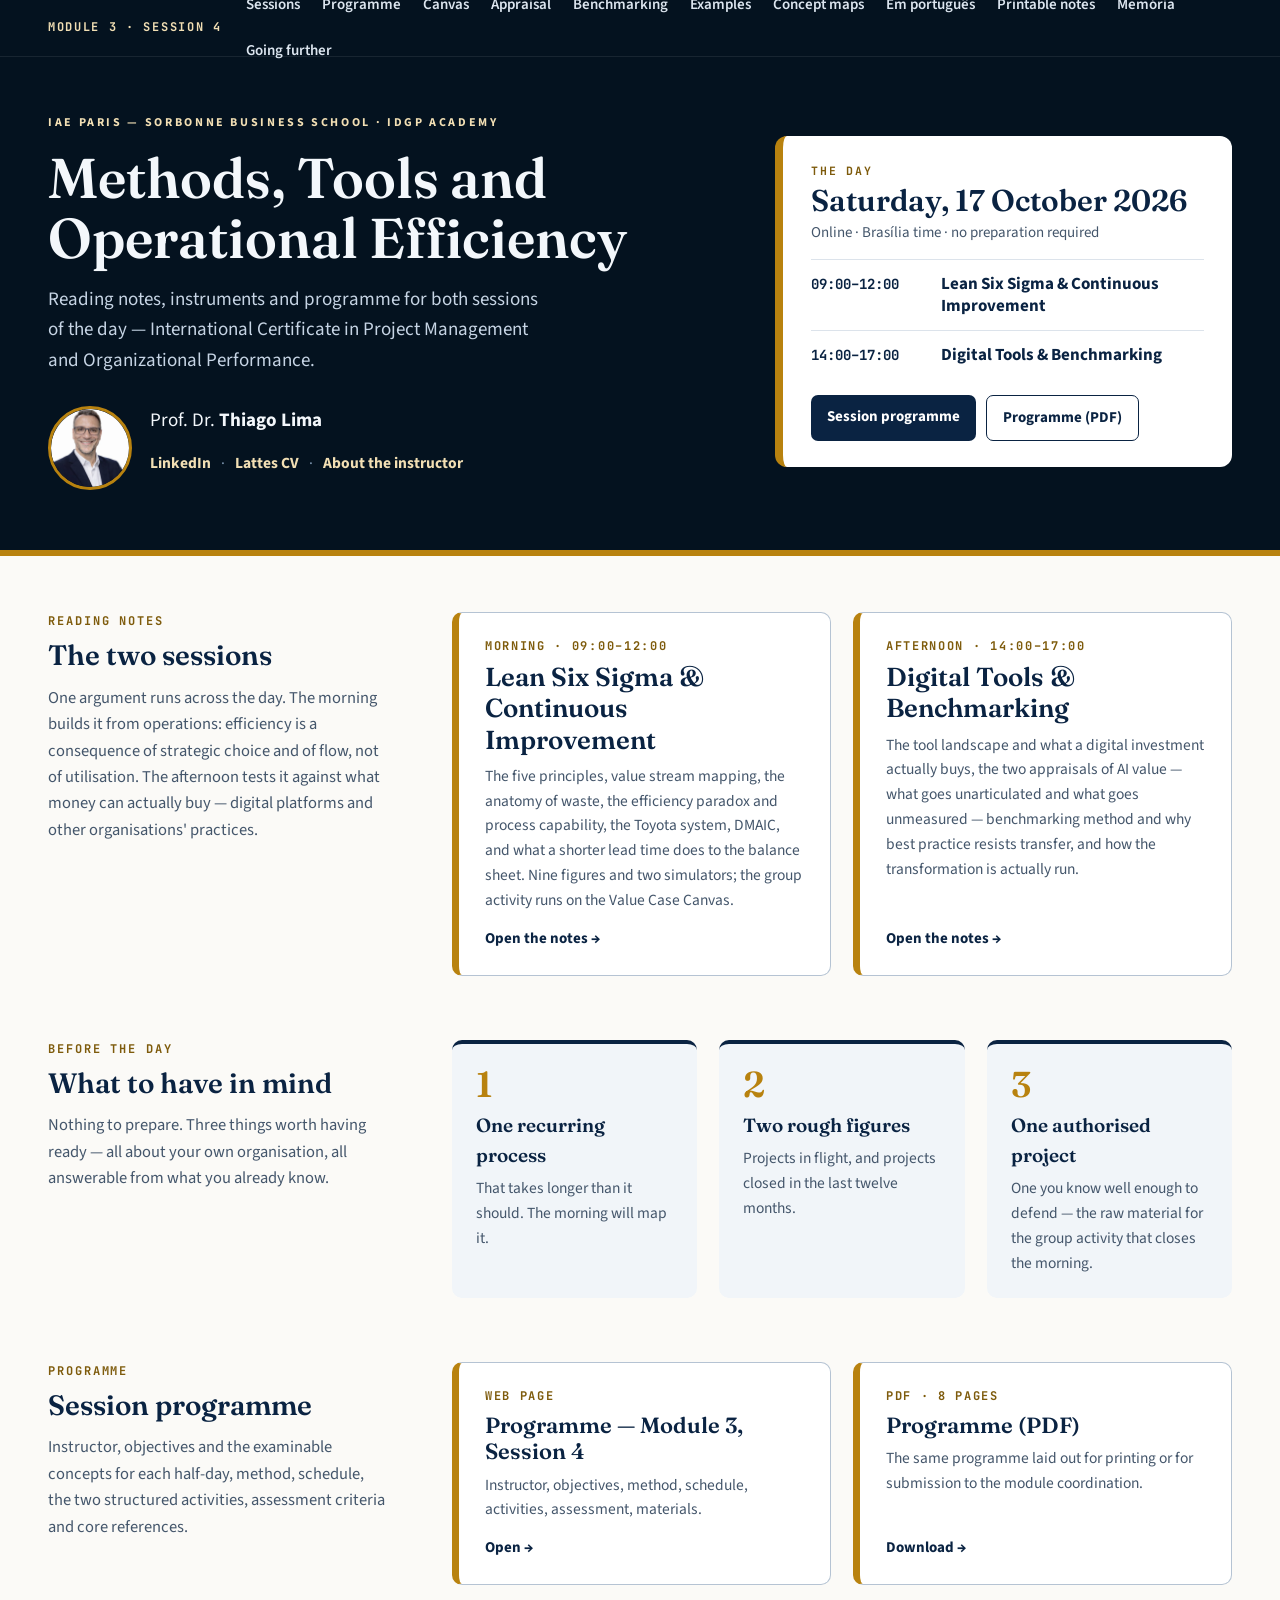
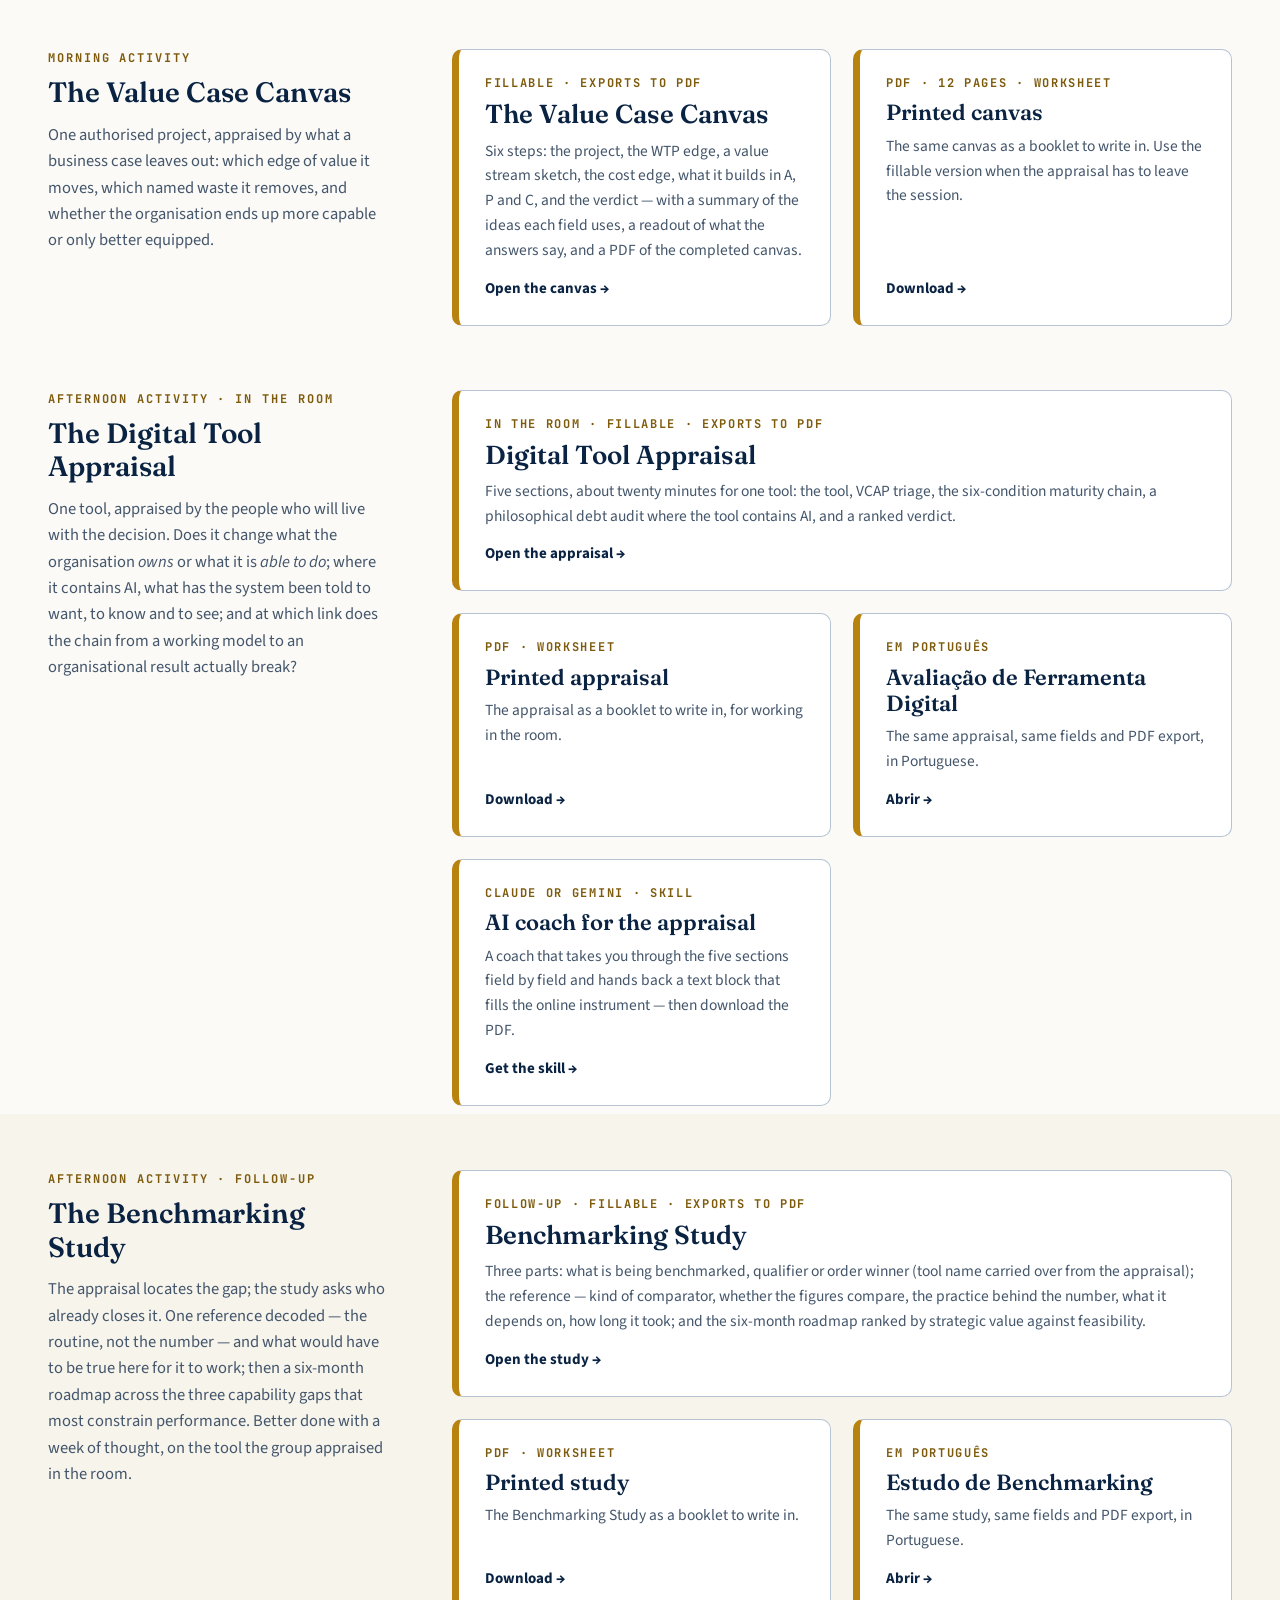
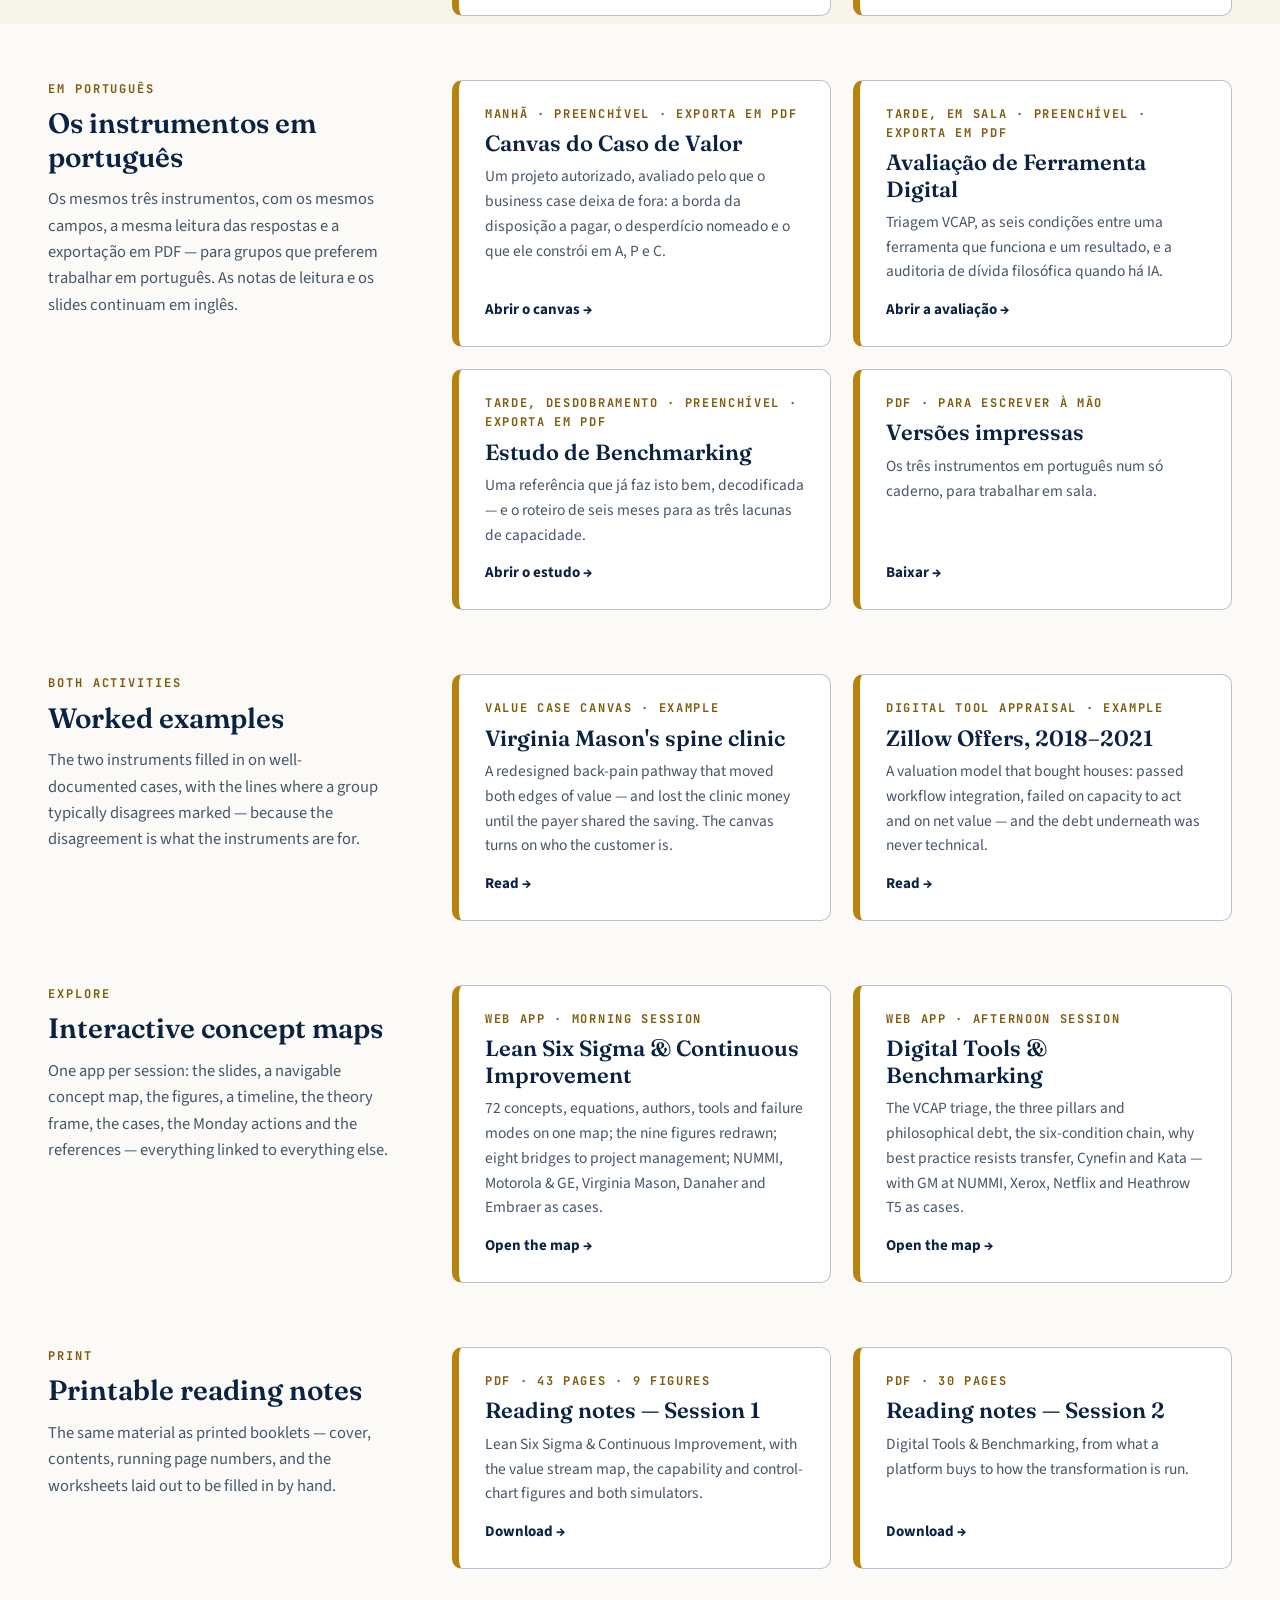
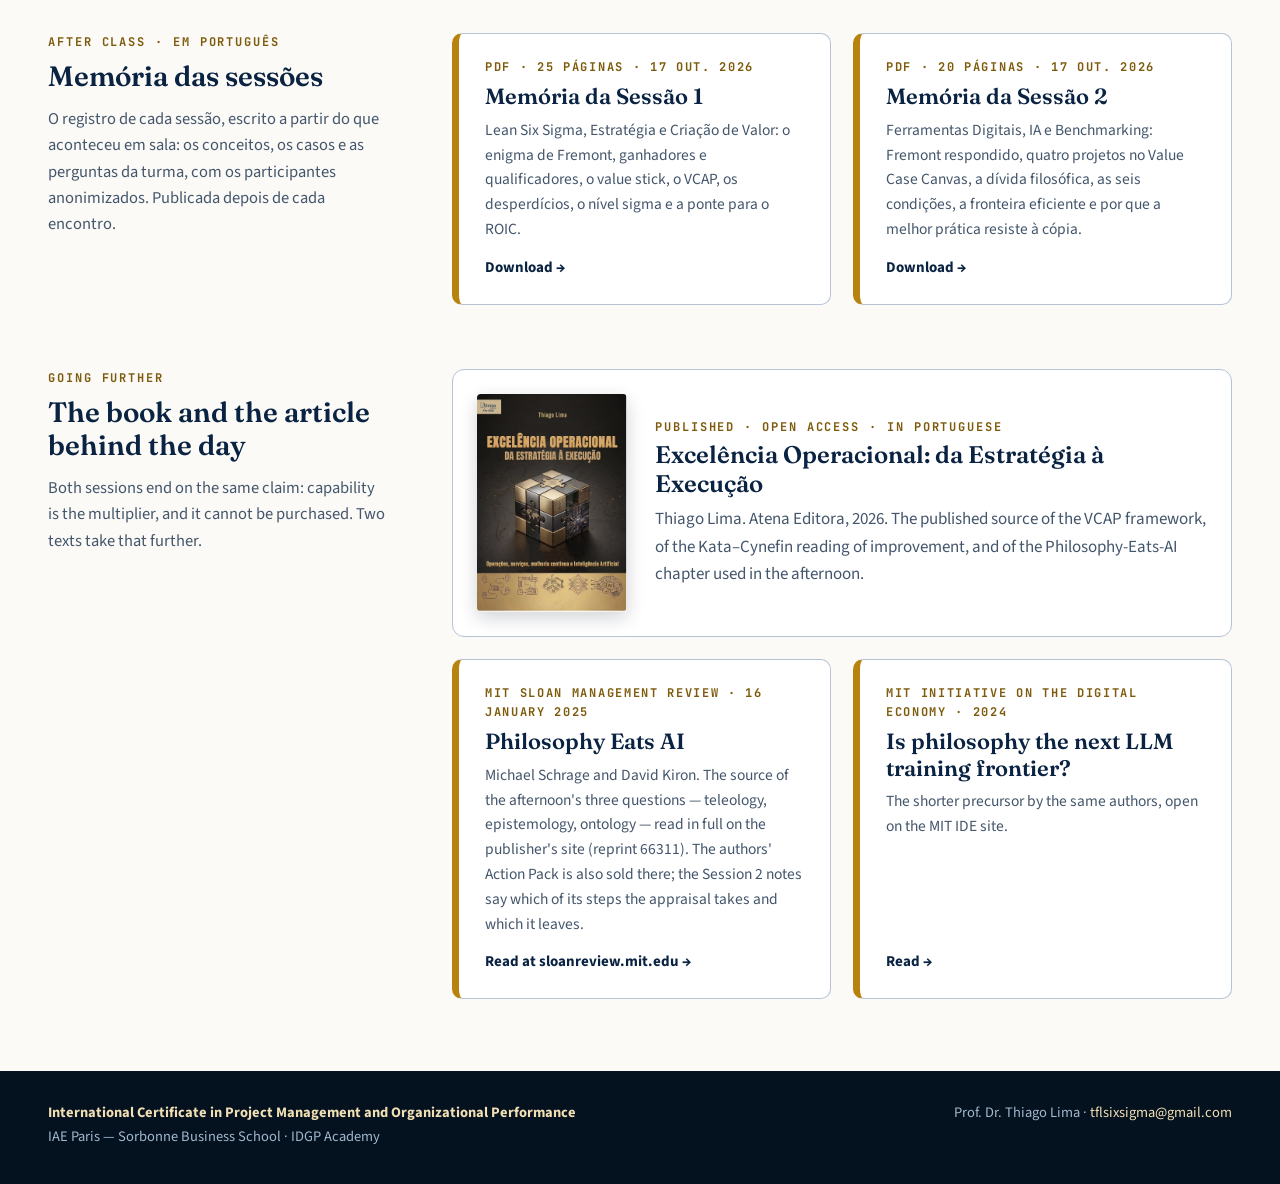
<file: index.html>
<!DOCTYPE html>
<html lang="en">
<head>
<meta charset="UTF-8">
<meta name="viewport" content="width=device-width, initial-scale=1.0">
<title>Lean Six Sigma &amp; Continuous Improvement · Digital Tools &amp; Benchmarking</title>
<!-- share -->
<meta name="description" content="Reading notes, instruments and programme — IAE Paris / Sorbonne Business School · IDGP Academy. Prof. Dr. Thiago Lima, 17 October 2026.">
<meta property="og:type" content="website">
<meta property="og:site_name" content="IAE Paris — Sorbonne Business School · IDGP Academy">
<meta property="og:title" content="Lean Six Sigma &amp; Continuous Improvement · Digital Tools &amp; Benchmarking">
<meta property="og:description" content="Reading notes, instruments and programme — IAE Paris / Sorbonne Business School · IDGP Academy. Prof. Dr. Thiago Lima, 17 October 2026.">
<meta property="og:url" content="https://tflsixsigma-png.github.io/lean-six-sigma-digital-tools-benchmarking/">
<meta property="og:image" content="https://tflsixsigma-png.github.io/lean-six-sigma-digital-tools-benchmarking/img/share-card.png">
<meta property="og:image:width" content="1200">
<meta property="og:image:height" content="630">
<meta name="twitter:card" content="summary_large_image">
<!-- /share -->
<link rel="preconnect" href="https://fonts.googleapis.com">
<link href="https://fonts.googleapis.com/css2?family=Fraunces:opsz,wght@9..144,400;9..144,600&family=Source+Sans+3:wght@400;600;700&family=JetBrains+Mono:wght@400;700&display=swap" rel="stylesheet">
<style>
:root{--navy:#0A2342;--ink:#04121F;--gold:#B8820F;--gold-dk:#7E5B0C;--gold-soft:#F2DFB4;--paper:#FBFAF7;--card:#FFFFFF;--body:#101B25;--line:#B5C3D3;--muted:#44566B}
*{box-sizing:border-box;margin:0;padding:0}
html{scroll-behavior:smooth}
body{font-family:'Source Sans 3',system-ui,sans-serif;background:var(--paper);color:var(--body);line-height:1.6;font-size:17px}
.wrap{max-width:1320px;margin:0 auto;padding:0 48px}
a{color:inherit}

/* top bar */
.top{background:var(--ink);border-bottom:1px solid rgba(255,255,255,.08);position:sticky;top:0;z-index:5}
.top .wrap{display:flex;align-items:center;gap:24px;height:56px}
.top .mark{font-family:'JetBrains Mono',monospace;font-size:12px;letter-spacing:.14em;color:var(--gold-soft);font-weight:700;white-space:nowrap}
.top nav{margin-left:auto;display:flex;gap:22px;flex-wrap:wrap}
.top nav a{color:#DCE5EF;text-decoration:none;font-size:15px;font-weight:600}
.top nav a:hover{color:var(--gold-soft)}

/* hero */
.hero{background:var(--ink);color:#F3F7FB;padding:56px 0 60px;border-bottom:6px solid var(--gold)}
.hero .grid{display:grid;grid-template-columns:1.45fr 1fr;gap:64px;align-items:center}
.eyebrow{font-size:12px;letter-spacing:.22em;text-transform:uppercase;color:var(--gold-soft);font-weight:700;margin-bottom:16px}
h1{font-family:'Fraunces',serif;font-weight:600;font-size:clamp(34px,4.6vw,56px);line-height:1.06;margin-bottom:18px}
.sub{font-size:19px;color:#C6D4E4;max-width:56ch}
.prof{display:flex;align-items:center;gap:18px;margin-top:30px}
.prof img{width:84px;height:84px;border-radius:50%;object-fit:cover;border:3px solid var(--gold);flex:none}
.prof .who{font-size:19px;color:#F3F7FB}
.prof .links{margin-top:4px;font-size:15.5px;display:flex;gap:10px;flex-wrap:wrap}
.prof .links a{color:var(--gold-soft);font-weight:700;text-decoration:none}
.prof .links a:hover{text-decoration:underline}
.prof .links span{color:#7E96B0}

.day{background:#fff;color:var(--body);border-radius:12px;border-left:8px solid var(--gold);padding:26px 28px}
.day .lbl{font-family:'JetBrains Mono',monospace;font-size:11.5px;letter-spacing:.16em;text-transform:uppercase;color:var(--gold-dk);font-weight:700}
.day .date{font-family:'Fraunces',serif;font-size:30px;font-weight:600;color:var(--navy);line-height:1.15;margin:4px 0 2px}
.day .tz{font-size:15px;color:var(--muted)}
.day .slot{display:grid;grid-template-columns:118px 1fr;gap:12px;padding:13px 0;border-top:1px solid #DCE3EB;margin-top:14px}
.day .slot + .slot{margin-top:0}
.day .slot b{font-family:'JetBrains Mono',monospace;font-size:14px;color:var(--navy)}
.day .slot a{font-weight:700;color:var(--navy);text-decoration:none;line-height:1.3}
.day .slot a:hover{color:var(--gold-dk)}
.day .btns{display:flex;gap:10px;flex-wrap:wrap;margin-top:16px}
.btn{display:inline-block;background:var(--navy);color:#fff;font-weight:700;padding:10px 16px;border-radius:7px;text-decoration:none;font-size:15px}
.btn.alt{background:#fff;color:var(--navy);border:1.5px solid var(--navy)}
.btn:hover{filter:brightness(1.15)}

/* sections */
section{padding:56px 0 8px}
.split{display:grid;grid-template-columns:340px 1fr;gap:64px;align-items:start}
.split > div:first-child{position:sticky;top:80px}
h2{font-family:'Fraunces',serif;color:var(--navy);font-size:28px;font-weight:600;line-height:1.2;margin-bottom:12px}
.kick{font-family:'JetBrains Mono',monospace;font-size:12px;letter-spacing:.16em;text-transform:uppercase;color:var(--gold-dk);font-weight:700;margin-bottom:8px}
p{margin-bottom:14px}
.side{color:var(--muted);font-size:16.5px}

.cards{display:grid;grid-template-columns:repeat(2,1fr);gap:22px}
.cards.three{grid-template-columns:repeat(3,1fr)}
.card{display:flex;flex-direction:column;background:var(--card);border:1px solid var(--line);border-left:7px solid var(--gold);border-radius:10px;padding:24px 26px;text-decoration:none;color:inherit;transition:background .15s,border-color .15s}
.card:hover{border-left-color:var(--navy);background:#FFFDF8}
.card .t{font-family:'JetBrains Mono',monospace;font-size:12px;letter-spacing:.14em;text-transform:uppercase;color:var(--gold-dk);font-weight:700}
.card h3{font-family:'Fraunces',serif;color:var(--navy);font-size:22px;font-weight:600;margin:6px 0 8px;line-height:1.2}
.card p{font-size:15.5px;color:var(--muted);margin:0}
.card .go{margin-top:auto;padding-top:14px;font-weight:700;font-size:15px;color:var(--navy)}
.card.big h3{font-size:26px}
#instrument .card.big,#benchmarking .card.big{grid-column:1 / -1}
#benchmarking{background:#F7F4EC}

.have{display:grid;grid-template-columns:repeat(3,1fr);gap:22px}
.have > div{background:#F1F5F9;border-radius:10px;padding:22px 24px;border-top:4px solid var(--navy)}
.have .n{font-family:'Fraunces',serif;font-size:36px;font-weight:600;color:var(--gold);line-height:1}
.have h4{font-family:'Fraunces',serif;color:var(--navy);font-size:19px;font-weight:600;margin:8px 0 6px}
.have p{font-size:15.5px;color:var(--muted);margin:0}
.note{border-left:5px solid var(--gold);background:#FEF8EA;padding:16px 20px;margin:0 0 22px;font-size:16px}

.book{display:grid;grid-template-columns:150px 1fr;gap:28px;align-items:center;background:#fff;border:1px solid var(--line);border-radius:12px;padding:24px;text-decoration:none;color:inherit}
.book img{width:150px;height:auto;border-radius:4px;box-shadow:0 6px 18px rgba(4,18,31,.18)}
.book:hover{background:#FFFDF8}

footer{background:var(--ink);color:#A3B7CD;padding:30px 0 36px;font-size:14.5px;margin-top:64px}
footer .wrap{display:flex;flex-wrap:wrap;justify-content:space-between;gap:14px}
footer b{color:var(--gold-soft)}
footer a{color:var(--gold-soft);text-decoration:none}

@media(max-width:1020px){
  .hero .grid,.split{grid-template-columns:1fr;gap:28px}
  .split > div:first-child{position:static}
  .cards.three,.have{grid-template-columns:1fr 1fr}
}
@media(max-width:680px){
  .wrap{padding:0 18px}
  .top nav{display:none}
  .cards,.cards.three,.have{grid-template-columns:1fr}
  .book{grid-template-columns:96px 1fr;gap:16px}
  .book img{width:96px}
  .day .slot{grid-template-columns:1fr;gap:2px}
}
</style>
</head>
<body>
<header class="top">
  <div class="wrap">
    <span class="mark">MODULE 3 · SESSION 4</span>
    <nav aria-label="Sections">
      <a href="#sessions">Sessions</a>
      <a href="#programme">Programme</a>
      <a href="#canvas">Canvas</a>
      <a href="#instrument">Appraisal</a>
      <a href="#benchmarking">Benchmarking</a>
      <a href="#examples">Examples</a>
      <a href="#maps">Concept maps</a>
      <a href="#pt">Em português</a>
      <a href="#notes">Printable notes</a>
      <a href="#memoria">Memória</a>
      <a href="#further">Going further</a>
    </nav>
  </div>
</header>

<section class="hero">
  <div class="wrap grid">
    <div>
      <div class="eyebrow">IAE Paris — Sorbonne Business School · IDGP Academy</div>
      <h1>Methods, Tools and Operational Efficiency</h1>
      <p class="sub">Reading notes, instruments and programme for both sessions of the day — International Certificate in Project Management and Organizational Performance.</p>
      <div class="prof">
        <img src="img/thiago-lima.jpg" alt="Photo of Prof. Dr. Thiago Lima" width="84" height="84">
        <div>
          <p class="who">Prof. Dr. <b>Thiago Lima</b></p>
          <p class="links"><a href="https://www.linkedin.com/in/thiago-lima-phd-8b69012a/" target="_blank" rel="noopener">LinkedIn</a><span aria-hidden="true">·</span><a href="http://lattes.cnpq.br/0204895344524909" target="_blank" rel="noopener">Lattes CV</a><span aria-hidden="true">·</span><a href="programme.html#instructor">About the instructor</a></p>
        </div>
      </div>
    </div>
    <aside class="day" aria-label="The day">
      <div class="lbl">The day</div>
      <div class="date">Saturday, 17 October 2026</div>
      <div class="tz">Online · Brasília time · no preparation required</div>
      <div class="slot"><b>09:00–12:00</b><a href="session-1-lean-six-sigma.html">Lean Six Sigma &amp; Continuous Improvement</a></div>
      <div class="slot"><b>14:00–17:00</b><a href="session-2-digital-tools-benchmarking.html">Digital Tools &amp; Benchmarking</a></div>
      <div class="btns"><a class="btn" href="programme.html">Session programme</a><a class="btn alt" href="pdf/Session_Programme_Module_3_Session_4.pdf">Programme (PDF)</a></div>
    </aside>
  </div>
</section>

<section id="sessions">
  <div class="wrap split">
    <div>
      <div class="kick">Reading notes</div>
      <h2>The two sessions</h2>
      <p class="side">One argument runs across the day. The morning builds it from operations: efficiency is a consequence of strategic choice and of flow, not of utilisation. The afternoon tests it against what money can actually buy — digital platforms and other organisations' practices.</p>
    </div>
    <div class="cards">
      <a class="card big" href="session-1-lean-six-sigma.html">
        <div class="t">Morning · 09:00–12:00</div>
        <h3>Lean Six Sigma &amp; Continuous Improvement</h3>
        <p>The five principles, value stream mapping, the anatomy of waste, the efficiency paradox and process capability, the Toyota system, DMAIC, and what a shorter lead time does to the balance sheet. Nine figures and two simulators; the group activity runs on the Value Case Canvas.</p>
        <span class="go">Open the notes →</span>
      </a>
      <a class="card big" href="session-2-digital-tools-benchmarking.html">
        <div class="t">Afternoon · 14:00–17:00</div>
        <h3>Digital Tools &amp; Benchmarking</h3>
        <p>The tool landscape and what a digital investment actually buys, the two appraisals of AI value — what goes unarticulated and what goes unmeasured — benchmarking method and why best practice resists transfer, and how the transformation is actually run.</p>
        <span class="go">Open the notes →</span>
      </a>
    </div>
  </div>
</section>

<section>
  <div class="wrap split">
    <div>
      <div class="kick">Before the day</div>
      <h2>What to have in mind</h2>
      <p class="side">Nothing to prepare. Three things worth having ready — all about your own organisation, all answerable from what you already know.</p>
    </div>
    <div>
      <div class="have">
        <div><div class="n">1</div><h4>One recurring process</h4><p>That takes longer than it should. The morning will map it.</p></div>
        <div><div class="n">2</div><h4>Two rough figures</h4><p>Projects in flight, and projects closed in the last twelve months.</p></div>
        <div><div class="n">3</div><h4>One authorised project</h4><p>One you know well enough to defend — the raw material for the group activity that closes the morning.</p></div>
      </div>
    </div>
  </div>
</section>

<section id="programme">
  <div class="wrap split">
    <div>
      <div class="kick">Programme</div>
      <h2>Session programme</h2>
      <p class="side">Instructor, objectives and the examinable concepts for each half-day, method, schedule, the two structured activities, assessment criteria and core references.</p>
    </div>
    <div class="cards">
      <a class="card" href="programme.html">
        <div class="t">Web page</div>
        <h3>Programme — Module 3, Session 4</h3>
        <p>Instructor, objectives, method, schedule, activities, assessment, materials.</p>
        <span class="go">Open →</span>
      </a>
      <a class="card" href="pdf/Session_Programme_Module_3_Session_4.pdf">
        <div class="t">PDF · 8 pages</div>
        <h3>Programme (PDF)</h3>
        <p>The same programme laid out for printing or for submission to the module coordination.</p>
        <span class="go">Download →</span>
      </a>
    </div>
  </div>
</section>

<section id="canvas">
  <div class="wrap split">
    <div>
      <div class="kick">Morning activity</div>
      <h2>The Value Case Canvas</h2>
      <p class="side">One authorised project, appraised by what a business case leaves out: which edge of value it moves, which named waste it removes, and whether the organisation ends up more capable or only better equipped.</p>
    </div>
    <div class="cards">
      <a class="card big" href="value-case-canvas.html">
        <div class="t">Fillable · exports to PDF</div>
        <h3>The Value Case Canvas</h3>
        <p>Six steps: the project, the WTP edge, a value stream sketch, the cost edge, what it builds in A, P and C, and the verdict — with a summary of the ideas each field uses, a readout of what the answers say, and a PDF of the completed canvas.</p>
        <span class="go">Open the canvas →</span>
      </a>
      <a class="card" href="pdf/Value_Case_Canvas_Printable.pdf">
        <div class="t">PDF · 12 pages · worksheet</div>
        <h3>Printed canvas</h3>
        <p>The same canvas as a booklet to write in. Use the fillable version when the appraisal has to leave the session.</p>
        <span class="go">Download →</span>
      </a>
    </div>
  </div>
</section>

<section id="instrument">
  <div class="wrap split">
    <div>
      <div class="kick">Afternoon activity · in the room</div>
      <h2>The Digital Tool Appraisal</h2>
      <p class="side">One tool, appraised by the people who will live with the decision. Does it change what the organisation <em>owns</em> or what it is <em>able to do</em>; where it contains AI, what has the system been told to want, to know and to see; and at which link does the chain from a working model to an organisational result actually break?</p>
    </div>
    <div class="cards">
      <a class="card big" href="digital-tool-appraisal.html">
        <div class="t">In the room · fillable · exports to PDF</div>
        <h3>Digital Tool Appraisal</h3>
        <p>Five sections, about twenty minutes for one tool: the tool, VCAP triage, the six-condition maturity chain, a philosophical debt audit where the tool contains AI, and a ranked verdict.</p>
        <span class="go">Open the appraisal →</span>
      </a>
      <a class="card" href="pdf/Digital_Tool_Appraisal_Printable.pdf">
        <div class="t">PDF · worksheet</div>
        <h3>Printed appraisal</h3>
        <p>The appraisal as a booklet to write in, for working in the room.</p>
        <span class="go">Download →</span>
      </a>
      <a class="card" href="avaliacao-ferramenta-digital.html">
        <div class="t">Em português</div>
        <h3>Avaliação de Ferramenta Digital</h3>
        <p>The same appraisal, same fields and PDF export, in Portuguese.</p>
        <span class="go">Abrir →</span>
      </a>
      <a class="card" href="digital-tool-appraisal.html#ai-coach">
        <div class="t">Claude or Gemini · skill</div>
        <h3>AI coach for the appraisal</h3>
        <p>A coach that takes you through the five sections field by field and hands back a text block that fills the online instrument — then download the PDF.</p>
        <span class="go">Get the skill →</span>
      </a>
    </div>
  </div>
</section>

<section id="benchmarking">
  <div class="wrap split">
    <div>
      <div class="kick">Afternoon activity · follow-up</div>
      <h2>The Benchmarking Study</h2>
      <p class="side">The appraisal locates the gap; the study asks who already closes it. One reference decoded — the routine, not the number — and what would have to be true here for it to work; then a six-month roadmap across the three capability gaps that most constrain performance. Better done with a week of thought, on the tool the group appraised in the room.</p>
    </div>
    <div class="cards">
      <a class="card big" href="benchmarking-study.html">
        <div class="t">Follow-up · fillable · exports to PDF</div>
        <h3>Benchmarking Study</h3>
        <p>Three parts: what is being benchmarked, qualifier or order winner (tool name carried over from the appraisal); the reference — kind of comparator, whether the figures compare, the practice behind the number, what it depends on, how long it took; and the six-month roadmap ranked by strategic value against feasibility.</p>
        <span class="go">Open the study →</span>
      </a>
      <a class="card" href="pdf/Benchmarking_Study_Printable.pdf">
        <div class="t">PDF · worksheet</div>
        <h3>Printed study</h3>
        <p>The Benchmarking Study as a booklet to write in.</p>
        <span class="go">Download →</span>
      </a>
      <a class="card" href="estudo-de-benchmarking.html">
        <div class="t">Em português</div>
        <h3>Estudo de Benchmarking</h3>
        <p>The same study, same fields and PDF export, in Portuguese.</p>
        <span class="go">Abrir →</span>
      </a>
    </div>
  </div>
</section>

<section id="pt">
  <div class="wrap split">
    <div>
      <div class="kick">Em português</div>
      <h2>Os instrumentos em português</h2>
      <p class="side">Os mesmos três instrumentos, com os mesmos campos, a mesma leitura das respostas e a exportação em PDF — para grupos que preferem trabalhar em português. As notas de leitura e os slides continuam em inglês.</p>
    </div>
    <div class="cards">
      <a class="card" href="canvas-caso-de-valor.html">
        <div class="t">Manhã · preenchível · exporta em PDF</div>
        <h3>Canvas do Caso de Valor</h3>
        <p>Um projeto autorizado, avaliado pelo que o business case deixa de fora: a borda da disposição a pagar, o desperdício nomeado e o que ele constrói em A, P e C.</p>
        <span class="go">Abrir o canvas →</span>
      </a>
      <a class="card" href="avaliacao-ferramenta-digital.html">
        <div class="t">Tarde, em sala · preenchível · exporta em PDF</div>
        <h3>Avaliação de Ferramenta Digital</h3>
        <p>Triagem VCAP, as seis condições entre uma ferramenta que funciona e um resultado, e a auditoria de dívida filosófica quando há IA.</p>
        <span class="go">Abrir a avaliação →</span>
      </a>
      <a class="card" href="estudo-de-benchmarking.html">
        <div class="t">Tarde, desdobramento · preenchível · exporta em PDF</div>
        <h3>Estudo de Benchmarking</h3>
        <p>Uma referência que já faz isto bem, decodificada — e o roteiro de seis meses para as três lacunas de capacidade.</p>
        <span class="go">Abrir o estudo →</span>
      </a>
      <a class="card" href="pdf/Instrumentos_em_Portugues_Imprimiveis.pdf">
        <div class="t">PDF · para escrever à mão</div>
        <h3>Versões impressas</h3>
        <p>Os três instrumentos em português num só caderno, para trabalhar em sala.</p>
        <span class="go">Baixar →</span>
      </a>
    </div>
  </div>
</section>

<section id="examples">
  <div class="wrap split">
    <div>
      <div class="kick">Both activities</div>
      <h2>Worked examples</h2>
      <p class="side">The two instruments filled in on well-documented cases, with the lines where a group typically disagrees marked — because the disagreement is what the instruments are for.</p>
    </div>
    <div class="cards">
      <a class="card" href="worked-examples.html#one">
        <div class="t">Value Case Canvas · example</div>
        <h3>Virginia Mason's spine clinic</h3>
        <p>A redesigned back-pain pathway that moved both edges of value — and lost the clinic money until the payer shared the saving. The canvas turns on who the customer is.</p>
        <span class="go">Read →</span>
      </a>
      <a class="card" href="worked-examples.html#two">
        <div class="t">Digital Tool Appraisal · example</div>
        <h3>Zillow Offers, 2018–2021</h3>
        <p>A valuation model that bought houses: passed workflow integration, failed on capacity to act and on net value — and the debt underneath was never technical.</p>
        <span class="go">Read →</span>
      </a>
    </div>
  </div>
</section>

<section id="maps">
  <div class="wrap split">
    <div>
      <div class="kick">Explore</div>
      <h2>Interactive concept maps</h2>
      <p class="side">One app per session: the slides, a navigable concept map, the figures, a timeline, the theory frame, the cases, the Monday actions and the references — everything linked to everything else.</p>
    </div>
    <div class="cards">
      <a class="card" href="concept-map-session-1/">
        <div class="t">Web app · morning session</div>
        <h3>Lean Six Sigma &amp; Continuous Improvement</h3>
        <p>72 concepts, equations, authors, tools and failure modes on one map; the nine figures redrawn; eight bridges to project management; NUMMI, Motorola &amp; GE, Virginia Mason, Danaher and Embraer as cases.</p>
        <span class="go">Open the map →</span>
      </a>
      <a class="card" href="concept-map-session-2/">
        <div class="t">Web app · afternoon session</div>
        <h3>Digital Tools &amp; Benchmarking</h3>
        <p>The VCAP triage, the three pillars and philosophical debt, the six-condition chain, why best practice resists transfer, Cynefin and Kata — with GM at NUMMI, Xerox, Netflix and Heathrow T5 as cases.</p>
        <span class="go">Open the map →</span>
      </a>
    </div>
  </div>
</section>

<section id="notes">
  <div class="wrap split">
    <div>
      <div class="kick">Print</div>
      <h2>Printable reading notes</h2>
      <p class="side">The same material as printed booklets — cover, contents, running page numbers, and the worksheets laid out to be filled in by hand.</p>
    </div>
    <div class="cards">
      <a class="card" href="pdf/Reading_Notes_Session_1_Lean_Six_Sigma.pdf">
        <div class="t">PDF · 43 pages · 9 figures</div>
        <h3>Reading notes — Session 1</h3>
        <p>Lean Six Sigma &amp; Continuous Improvement, with the value stream map, the capability and control-chart figures and both simulators.</p>
        <span class="go">Download →</span>
      </a>
      <a class="card" href="pdf/Reading_Notes_Session_2_Digital_Tools_and_Benchmarking.pdf">
        <div class="t">PDF · 30 pages</div>
        <h3>Reading notes — Session 2</h3>
        <p>Digital Tools &amp; Benchmarking, from what a platform buys to how the transformation is run.</p>
        <span class="go">Download →</span>
      </a>
    </div>
  </div>
</section>

<section id="memoria">
  <div class="wrap split">
    <div>
      <div class="kick">After class · em português</div>
      <h2>Memória das sessões</h2>
      <p class="side">O registro de cada sessão, escrito a partir do que aconteceu em sala: os conceitos, os casos e as perguntas da turma, com os participantes anonimizados. Publicada depois de cada encontro.</p>
    </div>
    <div class="cards">
      <a class="card" href="pdf/Memoria_Sessao_1_Lean_Six_Sigma.pdf">
        <div class="t">PDF · 25 páginas · 17 out. 2026</div>
        <h3>Memória da Sessão 1</h3>
        <p>Lean Six Sigma, Estratégia e Criação de Valor: o enigma de Fremont, ganhadores e qualificadores, o value stick, o VCAP, os desperdícios, o nível sigma e a ponte para o ROIC.</p>
        <span class="go">Download →</span>
      </a>
      <a class="card" href="pdf/Memoria_Sessao_2_Digital_Tools_Benchmarking.pdf">
        <div class="t">PDF · 20 páginas · 17 out. 2026</div>
        <h3>Memória da Sessão 2</h3>
        <p>Ferramentas Digitais, IA e Benchmarking: Fremont respondido, quatro projetos no Value Case Canvas, a dívida filosófica, as seis condições, a fronteira eficiente e por que a melhor prática resiste à cópia.</p>
        <span class="go">Download →</span>
      </a>
    </div>
  </div>
</section>

<section id="further">
  <div class="wrap split">
    <div>
      <div class="kick">Going further</div>
      <h2>The book and the article behind the day</h2>
      <p class="side">Both sessions end on the same claim: capability is the multiplier, and it cannot be purchased. Two texts take that further.</p>
    </div>
    <div>
    <a class="book" href="https://atenaeditora.com.br/catalogo/ebook/excelencia-operacional-da-estrategia-a-execucao-operacoes-servicos-melhoria-continua-e-inteligencia-artificial" target="_blank" rel="noopener">
      <img src="img/capa-excelencia-operacional.jpg" alt="Cover of Excelência Operacional: da Estratégia à Execução, by Thiago Lima" width="150" height="218">
      <div>
        <div class="kick" style="margin-bottom:4px">Published · open access · in Portuguese</div>
        <h3 style="font-family:'Fraunces',serif;color:var(--navy);font-size:24px;font-weight:600;line-height:1.2;margin-bottom:8px">Excelência Operacional: da Estratégia à Execução</h3>
        <p style="color:var(--muted);margin:0">Thiago Lima. Atena Editora, 2026. The published source of the VCAP framework, of the Kata–Cynefin reading of improvement, and of the Philosophy-Eats-AI chapter used in the afternoon.</p>
      </div>
    </a>
    <div class="cards" style="margin-top:22px">
      <a class="card" href="https://sloanreview.mit.edu/article/philosophy-eats-ai/" target="_blank" rel="noopener">
        <div class="t">MIT Sloan Management Review · 16 January 2025</div>
        <h3>Philosophy Eats AI</h3>
        <p>Michael Schrage and David Kiron. The source of the afternoon's three questions — teleology, epistemology, ontology — read in full on the publisher's site (reprint 66311). The authors' Action Pack is also sold there; the Session 2 notes say which of its steps the appraisal takes and which it leaves.</p>
        <span class="go">Read at sloanreview.mit.edu →</span>
      </a>
      <a class="card" href="https://ide.mit.edu/insights/is-philosophy-the-next-llm-training-frontier" target="_blank" rel="noopener">
        <div class="t">MIT Initiative on the Digital Economy · 2024</div>
        <h3>Is philosophy the next LLM training frontier?</h3>
        <p>The shorter precursor by the same authors, open on the MIT IDE site.</p>
        <span class="go">Read →</span>
      </a>
    </div>
    </div>
  </div>
</section>

<footer>
  <div class="wrap">
    <div><b>International Certificate in Project Management and Organizational Performance</b><br>IAE Paris — Sorbonne Business School · IDGP Academy</div>
    <div>Prof. Dr. Thiago Lima · <a href="mailto:tflsixsigma@gmail.com">tflsixsigma@gmail.com</a></div>
  </div>
</footer>
</body>
</html>
</file>
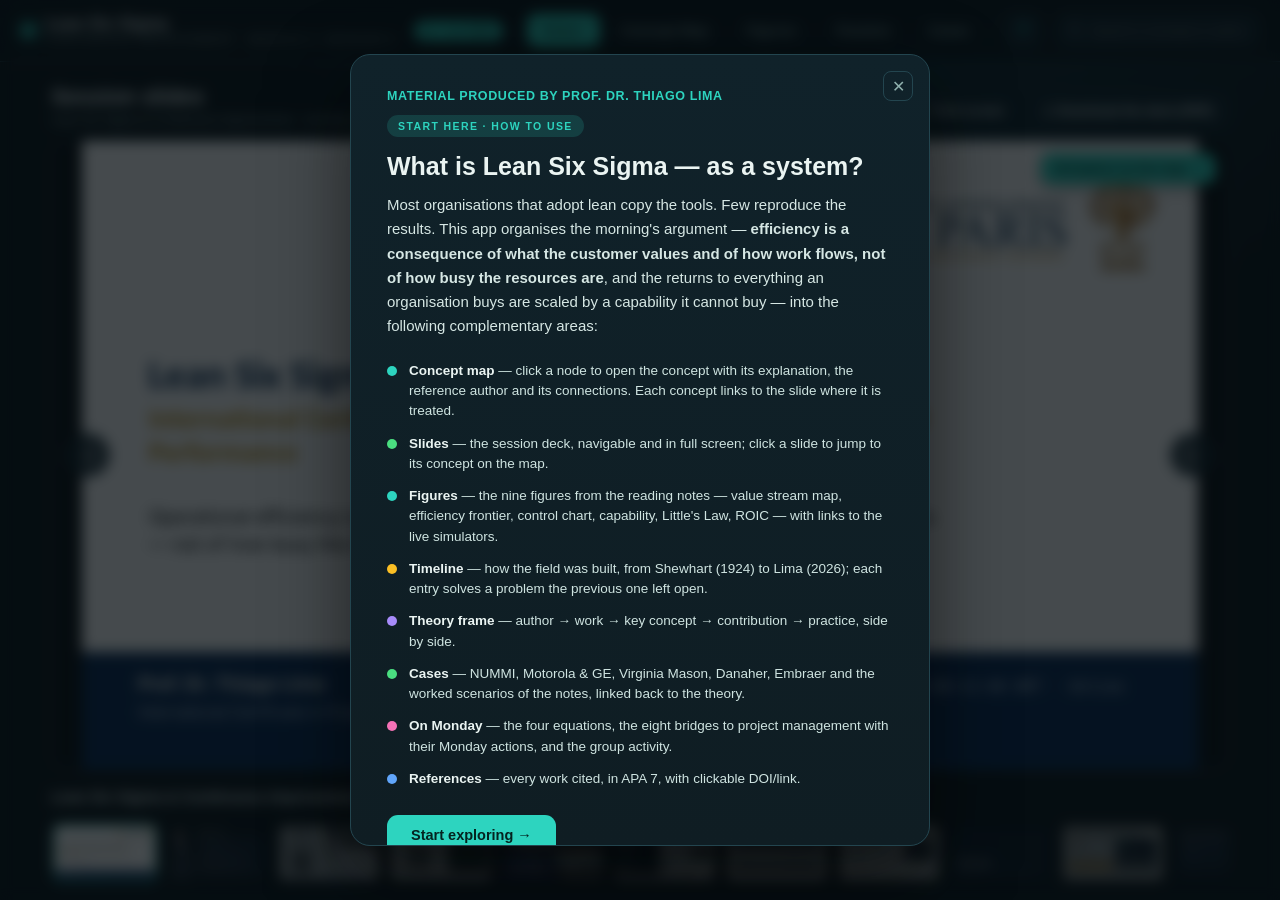
<file: concept-map-session-1/index.html>
<!DOCTYPE html>
<html lang="en">
<head>
<meta charset="UTF-8">
<meta name="description" content="Interactive concept map, slides, figures, timeline, theory frame, cases and references for the Lean Six Sigma &amp; Continuous Improvement session — IAE Paris · Sorbonne Business School / IDGP Academy. Prof. Dr. Thiago Lima.">
<meta name="viewport" content="width=device-width, initial-scale=1.0">
<title>Lean Six Sigma · Interactive Concept Map</title>
<style>
  :root{
    --bg:#0b1418; --bg2:#0f1d23; --panel:#10222a; --panel2:#16303a;
    --ink:#eaf4f2; --muted:#8fb0ad; --line:#23454f;
    --core:#2dd4bf; --teoria:#a78bfa; --autor:#fbbf24; --pratica:#4ade80;
    --tec:#60a5fa; --barreira:#fb923c; --lacuna:#f472b6;
    --accent:#2dd4bf;
  }
  *{box-sizing:border-box}
  html,body{margin:0;height:100%}
  body{
    font-family:-apple-system,BlinkMacSystemFont,"Segoe UI",Roboto,Helvetica,Arial,sans-serif;
    background:radial-gradient(1200px 800px at 70% -10%,#13323b 0%,var(--bg) 55%);
    color:var(--ink);overflow:hidden;
  }
  /* ---------- Top bar ---------- */
  header{
    position:fixed;top:0;left:0;right:0;height:62px;z-index:30;
    display:flex;align-items:center;gap:18px;padding:0 22px;
    background:linear-gradient(180deg,rgba(11,20,24,.95),rgba(11,20,24,.78));
    backdrop-filter:blur(8px);border-bottom:1px solid var(--line);
  }
  .brand{display:flex;align-items:center;gap:11px;font-weight:700;letter-spacing:.3px;flex:none}
  .brand>div{white-space:nowrap;line-height:1.18}
  .brand .dot{width:13px;height:13px;border-radius:50%;background:var(--core);flex:none;
    box-shadow:0 0 0 4px rgba(45,212,191,.18),0 0 18px rgba(45,212,191,.6)}
  .brand small{display:block;font-weight:500;font-size:11px;color:var(--muted);letter-spacing:1.4px;text-transform:uppercase}
  nav{display:flex;gap:6px;margin-left:6px;overflow-x:auto;min-width:0;scrollbar-width:none;-webkit-overflow-scrolling:touch}
  nav::-webkit-scrollbar{display:none}
  nav button{
    background:transparent;border:1px solid transparent;color:var(--muted);flex:none;white-space:nowrap;
    padding:8px 15px;border-radius:9px;font-size:13.5px;font-weight:600;cursor:pointer;
    transition:.15s;font-family:inherit;letter-spacing:.2px;
  }
  nav button:hover{color:var(--ink);background:rgba(255,255,255,.04)}
  nav button.active{color:#04231f;background:var(--core);border-color:var(--core)}
  .vbadge{background:var(--core);color:#04231f;font-weight:700;font-size:11px;letter-spacing:.4px;
    padding:4px 9px;border-radius:20px;white-space:nowrap}
  .spacer{flex:1}
  .searchbox{position:relative}
  .searchbox input{
    background:var(--panel);border:1px solid var(--line);color:var(--ink);
    padding:8px 12px 8px 32px;border-radius:9px;font-size:13px;width:200px;font-family:inherit;outline:none;
  }
  .searchbox input:focus{border-color:var(--core)}
  .searchbox svg{position:absolute;left:10px;top:9px;opacity:.5}
  /* ---------- Views ---------- */
  .view{position:fixed;inset:62px 0 0 0;display:none}
  .view.active{display:block}
  /* ---------- Map ---------- */
  #stage{width:100%;height:100%;cursor:grab;display:block;touch-action:none}
  #stage.grabbing{cursor:grabbing}
  .legend{
    position:absolute;left:18px;top:16px;z-index:10;background:rgba(16,34,42,.82);
    border:1px solid var(--line);border-radius:13px;padding:13px 15px;backdrop-filter:blur(6px);max-width:230px;
  }
  .legend h4{margin:0 0 9px;font-size:11px;letter-spacing:1.3px;text-transform:uppercase;color:var(--muted);font-weight:700}
  .legend .item{display:flex;align-items:center;gap:9px;font-size:13px;padding:4px 6px;border-radius:7px;cursor:pointer;transition:.12s;user-select:none}
  .legend .item:hover{background:rgba(255,255,255,.05)}
  .legend .item.off{opacity:.32}
  .legend .swatch{width:12px;height:12px;border-radius:50%;flex:none}
  .hint{position:absolute;left:18px;bottom:16px;z-index:10;font-size:12px;color:var(--muted);
    background:rgba(16,34,42,.7);border:1px solid var(--line);border-radius:9px;padding:8px 12px;max-width:260px;line-height:1.5}
  .ctrls{position:absolute;right:calc(18px + var(--panelw,0px));bottom:16px;z-index:10;display:flex;gap:8px;transition:right .25s}
  .ctrls button{width:38px;height:38px;border-radius:10px;border:1px solid var(--line);background:rgba(16,34,42,.85);
    color:var(--ink);font-size:18px;cursor:pointer;display:flex;align-items:center;justify-content:center;font-family:inherit}
  .ctrls button:hover{border-color:var(--core);color:var(--core)}
  /* nodes */
  .link{stroke:var(--line);stroke-width:1.4;transition:stroke .2s,stroke-width .2s,opacity .2s}
  .link.hot{stroke:var(--core);stroke-width:2.4;opacity:1}
  .node{cursor:pointer}
  .node circle{stroke:var(--bg);stroke-width:2.5;transition:r .15s}
  .node text{fill:var(--ink);font-size:11.5px;font-weight:600;pointer-events:none;paint-order:stroke;
    stroke:var(--bg);stroke-width:3px;stroke-linejoin:round}
  .node.dim{opacity:.16}
  .link.dim{opacity:.06}
  .node.sel circle{stroke:#fff;stroke-width:3.5}
  /* ---------- Detail panel ---------- */
  #panel{
    position:fixed;top:62px;right:0;bottom:0;width:380px;z-index:25;
    background:linear-gradient(180deg,var(--panel),var(--bg2));border-left:1px solid var(--line);
    transform:translateX(100%);transition:transform .28s cubic-bezier(.4,0,.2,1);
    display:flex;flex-direction:column;
  }
  #panel.open{transform:translateX(0)}
  .pclose{position:absolute;top:13px;right:14px;width:30px;height:30px;border-radius:8px;border:1px solid var(--line);
    background:transparent;color:var(--muted);cursor:pointer;font-size:17px}
  .pclose:hover{color:var(--ink);border-color:var(--core)}
  .pbody{padding:26px 26px 30px;overflow-y:auto}
  .ptag{display:inline-block;font-size:10.5px;letter-spacing:1.4px;text-transform:uppercase;font-weight:700;
    padding:5px 11px;border-radius:30px;margin-bottom:14px}
  #panel h2{margin:0 0 4px;font-size:23px;line-height:1.2}
  .pauthor{color:var(--core);font-size:13.5px;font-weight:600;margin-bottom:18px}
  .pdesc{font-size:14.5px;line-height:1.62;color:#d6e7e4;margin-bottom:20px}
  .pblock{margin-bottom:18px}
  .pblock h5{margin:0 0 8px;font-size:11px;letter-spacing:1.2px;text-transform:uppercase;color:var(--muted);font-weight:700}
  .pblock ul{margin:0;padding-left:18px;font-size:13.5px;line-height:1.6;color:#cfe4e1}
  .pblock li{margin-bottom:5px}
  .chip{display:inline-block;background:var(--panel2);border:1px solid var(--line);border-radius:20px;
    padding:5px 12px;font-size:12px;margin:0 6px 7px 0;color:#cfe4e1}
  .relnode{display:inline-flex;align-items:center;gap:7px;background:var(--panel2);border:1px solid var(--line);
    border-radius:9px;padding:7px 11px;font-size:12.5px;margin:0 7px 7px 0;cursor:pointer;transition:.12s}
  .relnode:hover{border-color:var(--core);transform:translateY(-1px)}
  .relnode .sw{width:9px;height:9px;border-radius:50%;flex:none}
  /* ---------- Content views (timeline/table/synth) ---------- */
  .scroller{height:100%;overflow-y:auto;padding:46px 8vw 80px}
  .scroller h1{font-size:30px;margin:0 0 6px;font-weight:800;letter-spacing:-.5px}
  .scroller .sub{color:var(--muted);font-size:15px;margin-bottom:40px;max-width:680px;line-height:1.6}
  /* timeline */
  .tl{position:relative;max-width:880px}
  .tl::before{content:"";position:absolute;left:88px;top:8px;bottom:8px;width:2px;background:var(--line)}
  .tlitem{position:relative;padding:0 0 30px 130px;cursor:pointer}
  .tlitem .yr{position:absolute;left:0;top:-2px;width:72px;text-align:right;font-weight:800;font-size:19px;color:var(--autor)}
  .tlitem .nub{position:absolute;left:81px;top:4px;width:16px;height:16px;border-radius:50%;background:var(--autor);
    border:3px solid var(--bg);box-shadow:0 0 0 3px rgba(251,191,36,.18)}
  .tlcard{background:var(--panel);border:1px solid var(--line);border-radius:14px;padding:16px 19px;transition:.15s}
  .tlitem:hover .tlcard{border-color:var(--autor);transform:translateX(3px)}
  .tlcard h3{margin:0 0 3px;font-size:17px}
  .tlcard .who{color:var(--core);font-size:13px;font-weight:600;margin-bottom:8px}
  .tlcard p{margin:0;font-size:13.5px;line-height:1.55;color:#cfe4e1}
  /* table */
  .ctable{width:100%;max-width:980px;border-collapse:separate;border-spacing:0;font-size:14px}
  .ctable th,.ctable td{text-align:left;padding:15px 16px;border-bottom:1px solid var(--line);vertical-align:top}
  .ctable thead th{font-size:11px;letter-spacing:1px;text-transform:uppercase;color:var(--muted);font-weight:700}
  .ctable tbody tr{transition:.12s}
  .ctable tbody tr:hover{background:rgba(45,212,191,.05)}
  .ctable .nm{font-weight:700;font-size:15px}
  .ctable .nm small{display:block;font-weight:500;color:var(--muted);font-size:11.5px;margin-top:3px;letter-spacing:.3px}
  .scopebar{height:7px;border-radius:5px;background:linear-gradient(90deg,var(--core),var(--pratica));margin-top:9px}
  /* synth */
  .grid4{display:grid;grid-template-columns:repeat(2,1fr);gap:18px;max-width:920px;margin-bottom:46px}
  .scard{background:var(--panel);border:1px solid var(--line);border-radius:16px;padding:22px 24px;position:relative;overflow:hidden}
  .scard .n{font-size:34px;font-weight:800;color:var(--core);opacity:.32;position:absolute;top:12px;right:18px}
  .scard h3{margin:0 0 9px;font-size:16px;color:var(--core)}
  .scard p{margin:0;font-size:14px;line-height:1.6;color:#d6e7e4}
  .qbox{max-width:920px}
  .qbox h2{font-size:21px;margin:0 0 18px}
  .q{display:flex;gap:16px;align-items:flex-start;background:var(--panel);border:1px solid var(--line);
    border-radius:14px;padding:18px 20px;margin-bottom:13px}
  .q .qn{font-size:24px;font-weight:800;color:var(--lacuna);line-height:1;flex:none}
  .q p{margin:0;font-size:15px;line-height:1.55}
  .pullquote{max-width:820px;margin:8px 0 40px;font-size:21px;line-height:1.5;font-weight:600;
    color:#eaf4f2;border-left:3px solid var(--lacuna);padding-left:22px;font-style:italic}
  .pullquote cite{display:block;font-style:normal;font-size:13px;color:var(--muted);margin-top:12px;font-weight:500}
  /* cases */
  .cases{display:grid;grid-template-columns:repeat(auto-fill,minmax(390px,1fr));gap:20px;max-width:1120px}
  .case{background:var(--panel);border:1px solid var(--line);border-radius:16px;padding:22px 24px;display:flex;flex-direction:column}
  .case .ch{display:flex;justify-content:space-between;align-items:baseline;gap:12px;margin-bottom:3px}
  .case h3{margin:0;font-size:18px}
  .case .loc{font-size:11px;color:var(--muted);letter-spacing:.5px;white-space:nowrap;text-transform:uppercase;flex:none}
  .case .tag{font-size:14.5px;font-style:italic;color:var(--pratica);font-weight:600;margin:7px 0 13px}
  .case p.cd{margin:0 0 16px;font-size:13.5px;line-height:1.58;color:#cfe4e1}
  .case .row{display:flex;gap:12px;font-size:12.5px;padding:9px 0;border-top:1px solid var(--line)}
  .case .row .k{flex:none;width:62px;color:var(--muted);font-weight:700;text-transform:uppercase;letter-spacing:.5px;font-size:10px;padding-top:2px}
  .case .row .v{color:#d9eae7;line-height:1.5}
  .case .row .v b{color:var(--autor);font-weight:700}
  .loop-chip{display:inline-block;font:700 11px/1 ui-monospace,monospace;color:#7FD3A6;background:rgba(127,211,166,.12);border:1px solid rgba(127,211,166,.34);border-radius:20px;padding:5px 11px;letter-spacing:.04em;text-transform:uppercase;margin:2px 0 4px}
  .case .gomap{margin-top:16px;align-self:flex-start;background:transparent;border:1px solid var(--line);color:var(--core);
    border-radius:9px;padding:8px 15px;font-size:12.5px;font-weight:600;cursor:pointer;font-family:inherit;transition:.13s}
  .case .gomap:hover{border-color:var(--core);background:rgba(45,212,191,.08);transform:translateY(-1px)}
  /* refs */
  .refgroup{font-size:12px;letter-spacing:1.3px;text-transform:uppercase;color:var(--core);font-weight:700;margin:36px 0 6px;max-width:1000px}
  .refrow{max-width:1000px;padding:13px 0 13px 30px;text-indent:-30px;border-bottom:1px solid var(--line);
    font-size:14px;line-height:1.6;color:#d6e7e4}
  .refrow i{color:#eaf4f2}
  .refrow a{color:var(--core);text-decoration:none;font-size:13px;word-break:break-all}
  .refrow a:hover{text-decoration:underline}
  .refrow.hide{display:none}
  .reffilter{background:var(--panel);border:1px solid var(--line);color:var(--ink);padding:7px 12px;border-radius:9px;
    font-size:13px;font-family:inherit;outline:none;margin-left:10px;width:240px}
  .reffilter:focus{border-color:var(--core)}
  /* shared "ver no mapa" button */
  .gomap{margin-top:16px;align-self:flex-start;background:transparent;border:1px solid var(--line);color:var(--core);
    border-radius:9px;padding:8px 15px;font-size:12.5px;font-weight:600;cursor:pointer;font-family:inherit;transition:.13s}
  .gomap:hover{border-color:var(--core);background:rgba(45,212,191,.08);transform:translateY(-1px)}
  /* quadro teórico */
  .qtable{display:flex;flex-direction:column;gap:16px;max-width:1080px}
  .qrow{background:var(--panel);border:1px solid var(--line);border-radius:16px;padding:20px 24px;transition:.13s}
  .qrow:hover{border-color:var(--line)}
  .qhead{display:flex;flex-wrap:wrap;align-items:center;gap:12px;margin-bottom:6px}
  .qdotwrap{position:relative;display:inline-flex;flex:none}
  .qdot{width:15px;height:15px;border-radius:50%;cursor:help;flex:none;box-shadow:0 0 0 3px rgba(255,255,255,.05)}
  .qtip{position:absolute;left:24px;top:50%;transform:translateY(-50%);z-index:25;width:330px;max-width:72vw;
    background:var(--bg2);border:1px solid var(--line);border-radius:12px;padding:13px 15px;
    box-shadow:0 14px 34px rgba(0,0,0,.55);display:none;font-size:12.5px;line-height:1.5;color:#d6e7e4}
  .qdotwrap:hover .qtip{display:block}
  .qtip .c{display:block;font-weight:700;margin-bottom:7px;font-size:13.5px}
  .qtip h6{margin:0 0 5px;font-size:10px;letter-spacing:1px;text-transform:uppercase;color:var(--muted);font-weight:700}
  .qconcept{font-weight:700;font-size:14.5px;padding:5px 13px;border-radius:30px;flex:none}
  .qauthor{font-weight:700;font-size:15.5px}
  .qpaper{font-style:italic;color:var(--muted);font-size:12.5px;margin-bottom:4px}
  .qbody{display:grid;grid-template-columns:1fr 1fr;gap:24px;margin-top:14px}
  .qcol h6{margin:0 0 6px;font-size:10.5px;letter-spacing:1px;text-transform:uppercase;color:var(--muted);font-weight:700}
  .qcol p{margin:0;font-size:13.5px;line-height:1.56;color:#d6e7e4}
  /* intro / how-to-use modal */
  .helpbtn{width:34px;height:34px;border-radius:9px;border:1px solid var(--line);background:var(--panel);color:var(--core);
    font-size:16px;font-weight:700;cursor:pointer;font-family:inherit;flex:none}
  .helpbtn:hover{border-color:var(--core)}
  .introwrap{position:fixed;inset:0;z-index:60;display:none;align-items:center;justify-content:center;padding:20px;
    background:rgba(5,12,15,.74);backdrop-filter:blur(7px)}
  .introwrap.show{display:flex}
  .introcard{position:relative;background:linear-gradient(180deg,var(--panel),var(--bg2));border:1px solid var(--line);
    border-radius:20px;max-width:580px;width:100%;padding:34px 36px;box-shadow:0 30px 80px rgba(0,0,0,.55);
    max-height:88vh;overflow-y:auto}
  .introcard .ptag{display:inline-block;font-size:10.5px;letter-spacing:1.4px;text-transform:uppercase;font-weight:700;
    padding:5px 11px;border-radius:30px;margin-bottom:14px;background:rgba(45,212,191,.16);color:var(--core)}
  .introcredit{font-size:12.5px;color:var(--core);font-weight:700;letter-spacing:.6px;text-transform:uppercase;margin-bottom:12px}
  .introcard h2{margin:0 0 12px;font-size:25px;line-height:1.2}
  .introcard .lead{font-size:15px;line-height:1.62;color:#d6e7e4;margin:0 0 22px}
  .introsteps{display:flex;flex-direction:column;gap:12px;margin-bottom:26px}
  .introsteps .s{display:flex;gap:12px;font-size:13.5px;line-height:1.5;color:#cfe4e1}
  .introsteps .s .sw{width:10px;height:10px;border-radius:50%;flex:none;margin-top:5px}
  .introsteps .s b{color:var(--ink)}
  .introgo{background:var(--core);color:#04231f;border:none;border-radius:11px;padding:12px 24px;font-size:14.5px;
    font-weight:700;cursor:pointer;font-family:inherit}
  .introgo:hover{filter:brightness(1.08)}
  .introx{position:absolute;top:16px;right:16px;width:30px;height:30px;border-radius:8px;border:1px solid var(--line);
    background:transparent;color:var(--muted);cursor:pointer;font-size:16px}
  .introx:hover{color:var(--ink);border-color:var(--core)}
  /* apresentação / viewer */
  .apswrap{height:100%;display:flex;flex-direction:column;padding:22px 4vw 16px}
  .apstop{display:flex;justify-content:space-between;align-items:flex-end;margin-bottom:13px;gap:14px;flex-wrap:wrap}
  .apstop h1{font-size:22px;margin:0}
  .apssub{color:var(--muted);font-size:12.5px;margin-top:3px}
  .apsactions{display:flex;gap:8px}
  .apsbtn{background:var(--panel);border:1px solid var(--line);color:var(--ink);border-radius:9px;padding:8px 14px;
    font-size:13px;font-weight:600;cursor:pointer;font-family:inherit;text-decoration:none;display:inline-flex;align-items:center;gap:6px}
  .apsbtn:hover{border-color:var(--core);color:var(--core)}
  .apsstage{position:relative;flex:1;min-height:0;display:flex;align-items:center;justify-content:center;
    background:#0a0f12;border:1px solid var(--line);border-radius:14px;overflow:hidden}
  .apsstage img{max-width:100%;max-height:100%;object-fit:contain;display:block;cursor:pointer}
  .apsmaplink{position:absolute;top:12px;right:12px;background:var(--core);color:#04231f;border:none;
    border-radius:10px;padding:8px 14px;font-size:12.5px;font-weight:700;cursor:pointer;font-family:inherit;
    box-shadow:0 4px 14px rgba(0,0,0,.35)}
  .apsmaplink:hover{filter:brightness(1.08)}
  .apsnav{position:absolute;top:50%;transform:translateY(-50%);width:44px;height:44px;border-radius:50%;border:1px solid var(--line);
    background:rgba(16,34,42,.82);color:#fff;font-size:22px;line-height:1;cursor:pointer;display:flex;align-items:center;justify-content:center}
  .apsnav:hover{border-color:var(--core);color:var(--core)}
  .apsprev{left:14px}.apsnext{right:14px}
  .apscounter{position:absolute;bottom:12px;left:50%;transform:translateX(-50%);background:rgba(11,20,24,.82);
    border:1px solid var(--line);border-radius:20px;padding:5px 14px;font-size:12.5px;color:var(--muted)}
  .apsmeta{margin:13px 0 9px;display:flex;flex-wrap:wrap;align-items:center;gap:12px}
  .apsmeta .t{font-weight:700;font-size:15px}
  .apschips{display:flex;flex-wrap:wrap;gap:7px}
  .apschip{display:inline-flex;align-items:center;gap:6px;background:var(--panel2);border:1px solid var(--line);
    border-radius:20px;padding:5px 12px;font-size:12px;cursor:pointer;transition:.12s}
  .apschip:hover{border-color:var(--core);transform:translateY(-1px)}
  .apschip .sw{width:8px;height:8px;border-radius:50%;flex:none}
  .apsthumbs{display:flex;gap:8px;overflow-x:auto;padding:6px 2px 2px}
  .apsthumb{flex:none;width:104px;height:58px;border-radius:7px;border:2px solid transparent;overflow:hidden;cursor:pointer;opacity:.5;background:#000;transition:.12s}
  .apsthumb img{width:100%;height:100%;object-fit:cover;display:block}
  .apsthumb.active{opacity:1;border-color:var(--core)}
  .apsthumb:hover{opacity:1}
  /* tela cheia */
  .fswrap{position:fixed;inset:0;z-index:80;display:none;background:#000;align-items:center;justify-content:center}
  .fswrap.show{display:flex}
  .fswrap img{max-width:100vw;max-height:100vh;object-fit:contain}
  .fsx{position:absolute;top:16px;right:18px;width:40px;height:40px;border-radius:9px;border:1px solid #333;
    background:rgba(0,0,0,.5);color:#fff;font-size:17px;cursor:pointer}
  .fsx:hover{border-color:var(--core);color:var(--core)}
  .fsnav{position:absolute;top:50%;transform:translateY(-50%);width:52px;height:52px;border-radius:50%;border:1px solid #444;
    background:rgba(0,0,0,.4);color:#fff;font-size:26px;line-height:1;cursor:pointer}
  .fsnav:hover{border-color:var(--core);color:var(--core)}
  .fsprev{left:20px}.fsnext{right:20px}
  .fscounter{position:absolute;bottom:18px;left:50%;transform:translateX(-50%);color:#bbb;font-size:13px}
  .fsmaplink{position:absolute;bottom:14px;right:20px;background:var(--core);color:#04231f;border:none;
    border-radius:10px;padding:9px 16px;font-size:13px;font-weight:700;cursor:pointer;font-family:inherit;
    box-shadow:0 4px 14px rgba(0,0,0,.4)}
  .fsmaplink:hover{filter:brightness(1.08)}
  .bfybox{max-width:1040px;background:var(--panel);border:1px solid var(--line);border-radius:16px;padding:14px}
  .bfybox svg{width:100%;height:auto;display:block}
  .bfyacts{display:flex;gap:10px;flex-wrap:wrap;margin-top:18px}
  .bfyacts .gomap{margin-top:0;text-decoration:none}
  .agh{font-size:13px;letter-spacing:1.2px;text-transform:uppercase;color:var(--core);font-weight:700;margin:36px 0 14px}
  #view-agenda .scard .gomap{margin-top:14px}
  @media(max-width:760px){.qbody{grid-template-columns:1fr;gap:14px}.introcard{padding:26px 22px}
    .apswrap{padding:16px 14px}.apsnav{width:36px;height:36px;font-size:18px}}
  @media(max-width:760px){
    .grid4{grid-template-columns:1fr}.scroller{padding:34px 22px 80px}
    header{gap:10px;padding:0 12px}
    nav{flex:1;margin-left:0}
    nav button{padding:8px 11px;font-size:12.5px}
    .searchbox{display:none}.vbadge{display:none}.spacer{display:none}
    #panel{width:100%}.brand small{display:none}
  }

  /* ---- additions for this app ---- */
  .figgrid{display:flex;flex-direction:column;gap:26px;max-width:1080px}
  .figbox{background:var(--panel);border:1px solid var(--line);border-radius:16px;padding:18px 20px 16px}
  .figbox h3{margin:0 0 4px;font-size:17px}
  .figbox .fsrc{color:var(--muted);font-size:12.5px;margin-bottom:12px}
  .figbox .fwrap{background:#fff;border-radius:10px;padding:10px;overflow:hidden}
  .figbox .fwrap svg,.figbox .fwrap img{width:100%;height:auto;display:block}
  .figbox p.cap{margin:12px 0 0;font-size:13.5px;line-height:1.55;color:#cfe4e1}
  .figbox .acts{display:flex;gap:10px;flex-wrap:wrap;margin-top:12px}
  .figbox .acts .gomap{margin-top:0;text-decoration:none}
  .monday{display:grid;grid-template-columns:repeat(2,1fr);gap:18px;max-width:1000px;margin-bottom:40px}
  .mcard{background:var(--panel);border:1px solid var(--line);border-radius:16px;padding:20px 22px;position:relative}
  .mcard .part{font-size:10.5px;letter-spacing:1.4px;text-transform:uppercase;color:var(--muted);font-weight:700;margin-bottom:6px}
  .mcard h3{margin:0 0 8px;font-size:16px;color:var(--lacuna)}
  .mcard p{margin:0 0 8px;font-size:13.5px;line-height:1.58;color:#d6e7e4}
  .mcard p b{color:#eaf4f2}
  .mcard .do{background:rgba(244,114,182,.08);border:1px solid rgba(244,114,182,.3);border-radius:10px;padding:10px 12px;font-size:13.5px;line-height:1.55;color:#eaf4f2}
  .mcard .do b{color:var(--lacuna)}
  .eqrow{display:grid;grid-template-columns:repeat(2,1fr);gap:14px;max-width:1000px;margin-bottom:40px}
  .eq{background:var(--panel);border:1px solid var(--line);border-radius:14px;padding:16px 18px}
  .eq .f{font:700 18px/1.35 ui-monospace,Menlo,monospace;color:var(--teoria);margin-bottom:8px;overflow-wrap:anywhere}
  .eq .gomap{display:block;margin-top:10px}
  .eq p{margin:0;font-size:13.5px;line-height:1.55;color:#d6e7e4}
  .credit{position:fixed;left:18px;bottom:16px;z-index:9;font-size:11.5px;color:var(--muted);pointer-events:none}
  @media(max-width:760px){.monday,.eqrow{grid-template-columns:1fr}}
</style>
</head>
<body>
<header>
  <div class="brand"><span class="dot"></span><div>Lean Six Sigma<small>Continuous Improvement · Module 3, Session 4</small></div></div>
  <span class="vbadge">v1 · oct 2026</span>
  <nav id="nav"><button data-view="apresentacao" class="active">Slides</button><button data-view="map">Concept Map</button><button data-view="diagrama">Figures</button><button data-view="timeline">Timeline</button><button data-view="cases">Cases</button><button data-view="quadro">Theory Frame</button><button data-view="agenda">On Monday</button><button data-view="refs">References</button></nav>
  <div class="spacer"></div>
  <button id="helpBtn" class="helpbtn" title="How to use / start here">?</button>
  <div class="searchbox">
    <svg width="14" height="14" viewBox="0 0 24 24" fill="none" stroke="currentColor" stroke-width="2"><circle cx="11" cy="11" r="7"/><path d="m21 21-4.3-4.3"/></svg>
    <input id="search" placeholder="Search a concept or author…" autocomplete="off">
  </div>
</header>

<!-- ============ MAP ============ -->
<section class="view" id="view-map">
  <svg id="stage"></svg>
  <div class="legend">
    <h4>Categories <span style="font-weight:500;text-transform:none;letter-spacing:0">(click to filter)</span></h4>
    <div id="legendItems"></div>
  </div>
  <div class="hint">Click a node for details · drag to rearrange · mouse wheel to zoom</div>
  <div class="ctrls" id="ctrls">
    <button id="zin" title="Zoom in">+</button>
    <button id="zout" title="Zoom out">−</button>
    <button id="zfit" title="Centre" style="font-size:14px">⤢</button>
  </div>
</section>

<!-- ============ SLIDES ============ -->
<section class="view active" id="view-apresentacao">
  <div class="apswrap">
    <div class="apstop">
      <div><h1>Session slides</h1><div class="apssub">Lean Six Sigma & Continuous Improvement · morning session, 17 October 2026 · Prof. Dr. Thiago Lima</div></div>
      <div class="apsactions">
        <button class="apsbtn" id="apsFull">⛶ Full screen</button>
        <a class="apsbtn" id="apsDownload" download="Lean-Six-Sigma-Session-1.pdf">⤓ Download the deck (PDF)</a>
      </div>
    </div>
    <div class="apsstage">
      <button class="apsnav apsprev" id="apsPrev" aria-label="previous">‹</button>
      <img id="apsImg" alt="Session slide">
      <button class="apsnav apsnext" id="apsNext" aria-label="next">›</button>
      <div class="apscounter" id="apsCounter"></div>
      <button class="apsmaplink" id="apsMapLink">⊕ Explore on the map →</button>
    </div>
    <div class="apsmeta">
      <span class="t" id="apsTitle"></span>
      <span class="apschips" id="apsChips"></span>
    </div>
    <div class="apsthumbs" id="apsThumbs"></div>
  </div>
</section>

<!-- ============ FIGURES ============ -->
<section class="view" id="view-diagrama">
  <div class="scroller">
    <h1>The nine figures</h1>
    <p class="sub">The figures that carry the morning's argument, from the reading notes: the value stream map, the efficiency frontier, a control chart, process capability against the tolerance, Little's Law for a portfolio, the ROIC tree, the worked return-on-capital scenario, the capability stock and the Lapré classification. Two of them are live simulators in the notes — open them to move the numbers.</p>
    <div class="figgrid">
<div class="figbox"><h3>Figure 1 · A value stream map of an administrative process</h3><div class="fsrc">Part Three · after Rother & Shook (1999)</div><div class="fwrap"><svg viewBox="0 0 1160 440" role="img" aria-label="Value stream map of a change-request process, showing four hours of process time across fifteen days of lead time">
<rect fill="#FFFFFF"/>
<text x="24.0" y="30.0" font-family="'JetBrains Mono',monospace" font-size="11.5" fill="#56687C" text-anchor="start" font-weight="700" letter-spacing="1.6">THE WORK, AND WHAT TRIGGERS EACH STEP</text>
<rect x="24" y="64" width="168" height="92" rx="5" fill="#EAF0F6" stroke="#2A5D9F" stroke-width="2"/>
<line x1="24" y1="104" x2="192" y2="104" stroke="#2A5D9F" stroke-width="1.2" opacity=".45"/>
<text x="108.0" y="90.0" font-family="'Source Sans 3',system-ui,sans-serif" font-size="15" fill="#0A2342" text-anchor="middle" font-weight="700">Request logged</text>
<text x="108.0" y="126.0" font-family="'JetBrains Mono',monospace" font-size="11" fill="#56687C" text-anchor="middle" font-weight="400">process time</text>
<text x="108.0" y="146.0" font-family="'JetBrains Mono',monospace" font-size="16" fill="#2A5D9F" text-anchor="middle" font-weight="700">15 min</text>
<path d="M 202.0 142 L 244.0 142 L 223.0 104 Z" fill="#F6E9CB" stroke="#B8820F" stroke-width="2"/>
<text x="223.0" y="136.0" font-family="'JetBrains Mono',monospace" font-size="10.5" fill="#7E5B0C" text-anchor="middle" font-weight="700">wait</text>
<path d="M 198 96.0 L 248 96.0" stroke="#A9BACB" stroke-width="1.6" stroke-dasharray="4 3"/>
<rect x="254" y="64" width="168" height="92" rx="5" fill="#EAF0F6" stroke="#2A5D9F" stroke-width="2"/>
<line x1="254" y1="104" x2="422" y2="104" stroke="#2A5D9F" stroke-width="1.2" opacity=".45"/>
<text x="338.0" y="90.0" font-family="'Source Sans 3',system-ui,sans-serif" font-size="15" fill="#0A2342" text-anchor="middle" font-weight="700">Triage</text>
<text x="338.0" y="126.0" font-family="'JetBrains Mono',monospace" font-size="11" fill="#56687C" text-anchor="middle" font-weight="400">process time</text>
<text x="338.0" y="146.0" font-family="'JetBrains Mono',monospace" font-size="16" fill="#2A5D9F" text-anchor="middle" font-weight="700">30 min</text>
<path d="M 432.0 142 L 474.0 142 L 453.0 104 Z" fill="#F6E9CB" stroke="#B8820F" stroke-width="2"/>
<text x="453.0" y="136.0" font-family="'JetBrains Mono',monospace" font-size="10.5" fill="#7E5B0C" text-anchor="middle" font-weight="700">wait</text>
<path d="M 428 96.0 L 478 96.0" stroke="#A9BACB" stroke-width="1.6" stroke-dasharray="4 3"/>
<rect x="484" y="64" width="168" height="92" rx="5" fill="#EAF0F6" stroke="#2A5D9F" stroke-width="2"/>
<line x1="484" y1="104" x2="652" y2="104" stroke="#2A5D9F" stroke-width="1.2" opacity=".45"/>
<text x="568.0" y="90.0" font-family="'Source Sans 3',system-ui,sans-serif" font-size="15" fill="#0A2342" text-anchor="middle" font-weight="700">Technical review</text>
<text x="568.0" y="126.0" font-family="'JetBrains Mono',monospace" font-size="11" fill="#56687C" text-anchor="middle" font-weight="400">process time</text>
<text x="568.0" y="146.0" font-family="'JetBrains Mono',monospace" font-size="16" fill="#2A5D9F" text-anchor="middle" font-weight="700">90 min</text>
<path d="M 662.0 142 L 704.0 142 L 683.0 104 Z" fill="#F6E9CB" stroke="#B8820F" stroke-width="2"/>
<text x="683.0" y="136.0" font-family="'JetBrains Mono',monospace" font-size="10.5" fill="#7E5B0C" text-anchor="middle" font-weight="700">wait</text>
<path d="M 658 96.0 L 708 96.0" stroke="#A9BACB" stroke-width="1.6" stroke-dasharray="4 3"/>
<rect x="714" y="64" width="168" height="92" rx="5" fill="#EAF0F6" stroke="#2A5D9F" stroke-width="2"/>
<line x1="714" y1="104" x2="882" y2="104" stroke="#2A5D9F" stroke-width="1.2" opacity=".45"/>
<text x="798.0" y="90.0" font-family="'Source Sans 3',system-ui,sans-serif" font-size="15" fill="#0A2342" text-anchor="middle" font-weight="700">Approval board</text>
<text x="798.0" y="126.0" font-family="'JetBrains Mono',monospace" font-size="11" fill="#56687C" text-anchor="middle" font-weight="400">process time</text>
<text x="798.0" y="146.0" font-family="'JetBrains Mono',monospace" font-size="16" fill="#2A5D9F" text-anchor="middle" font-weight="700">45 min</text>
<path d="M 892.0 142 L 934.0 142 L 913.0 104 Z" fill="#F6E9CB" stroke="#B8820F" stroke-width="2"/>
<text x="913.0" y="136.0" font-family="'JetBrains Mono',monospace" font-size="10.5" fill="#7E5B0C" text-anchor="middle" font-weight="700">wait</text>
<path d="M 888 96.0 L 938 96.0" stroke="#A9BACB" stroke-width="1.6" stroke-dasharray="4 3"/>
<rect x="944" y="64" width="168" height="92" rx="5" fill="#EAF0F6" stroke="#2A5D9F" stroke-width="2"/>
<line x1="944" y1="104" x2="1112" y2="104" stroke="#2A5D9F" stroke-width="1.2" opacity=".45"/>
<text x="1028.0" y="90.0" font-family="'Source Sans 3',system-ui,sans-serif" font-size="15" fill="#0A2342" text-anchor="middle" font-weight="700">Implementation</text>
<text x="1028.0" y="126.0" font-family="'JetBrains Mono',monospace" font-size="11" fill="#56687C" text-anchor="middle" font-weight="400">process time</text>
<text x="1028.0" y="146.0" font-family="'JetBrains Mono',monospace" font-size="16" fill="#2A5D9F" text-anchor="middle" font-weight="700">60 min</text>
<text x="24.0" y="240.0" font-family="'JetBrains Mono',monospace" font-size="11.5" fill="#56687C" text-anchor="start" font-weight="700" letter-spacing="1.6">THE TIMELINE — WORKED TIME BELOW, ELAPSED TIME ABOVE</text>
<path d="M 24 322 L 192 322 L 192 272 L 254 272 L 254 322 L 422 322 L 422 272 L 484 272 L 484 322 L 652 322 L 652 272 L 714 272 L 714 322 L 882 322 L 882 272 L 944 272 L 944 322 L 1112 322" fill="none" stroke="#0A2342" stroke-width="2.4" stroke-linejoin="round"/>
<text x="108.0" y="344.0" font-family="'JetBrains Mono',monospace" font-size="13.5" fill="#0A2342" text-anchor="middle" font-weight="700">15 min</text>
<text x="338.0" y="344.0" font-family="'JetBrains Mono',monospace" font-size="13.5" fill="#0A2342" text-anchor="middle" font-weight="700">30 min</text>
<text x="568.0" y="344.0" font-family="'JetBrains Mono',monospace" font-size="13.5" fill="#0A2342" text-anchor="middle" font-weight="700">90 min</text>
<text x="798.0" y="344.0" font-family="'JetBrains Mono',monospace" font-size="13.5" fill="#0A2342" text-anchor="middle" font-weight="700">45 min</text>
<text x="1028.0" y="344.0" font-family="'JetBrains Mono',monospace" font-size="13.5" fill="#0A2342" text-anchor="middle" font-weight="700">60 min</text>
<text x="223.0" y="260.0" font-family="'JetBrains Mono',monospace" font-size="13.5" fill="#7E5B0C" text-anchor="middle" font-weight="700">2 days</text>
<text x="453.0" y="260.0" font-family="'JetBrains Mono',monospace" font-size="13.5" fill="#7E5B0C" text-anchor="middle" font-weight="700">6 days</text>
<text x="683.0" y="260.0" font-family="'JetBrains Mono',monospace" font-size="13.5" fill="#7E5B0C" text-anchor="middle" font-weight="700">1 day</text>
<text x="913.0" y="260.0" font-family="'JetBrains Mono',monospace" font-size="13.5" fill="#7E5B0C" text-anchor="middle" font-weight="700">6 days</text>
<rect x="24" y="358" width="1112" height="60" rx="6" fill="#0A2342"/>
<text x="46.0" y="382.0" font-family="'JetBrains Mono',monospace" font-size="10.5" fill="#9FB6CE" text-anchor="start" font-weight="700" letter-spacing="1.4">PROCESS TIME</text>
<text x="46.0" y="404.0" font-family="'Fraunces',serif" font-size="17" fill="#FFFFFF" text-anchor="start" font-weight="600">4 hours</text>
<text x="324.0" y="382.0" font-family="'JetBrains Mono',monospace" font-size="10.5" fill="#9FB6CE" text-anchor="start" font-weight="700" letter-spacing="1.4">LEAD TIME</text>
<text x="324.0" y="404.0" font-family="'Fraunces',serif" font-size="17" fill="#FFFFFF" text-anchor="start" font-weight="600">15 working days</text>
<line x1="302.0" y1="370" x2="302.0" y2="406" stroke="#2C4766" stroke-width="1"/>
<text x="602.0" y="382.0" font-family="'JetBrains Mono',monospace" font-size="10.5" fill="#9FB6CE" text-anchor="start" font-weight="700" letter-spacing="1.4">FLOW EFFICIENCY</text>
<text x="602.0" y="404.0" font-family="'Fraunces',serif" font-size="17" fill="#F2DFB4" text-anchor="start" font-weight="600">3.3%</text>
<line x1="580.0" y1="370" x2="580.0" y2="406" stroke="#2C4766" stroke-width="1"/>
<text x="880.0" y="382.0" font-family="'JetBrains Mono',monospace" font-size="10.5" fill="#9FB6CE" text-anchor="start" font-weight="700" letter-spacing="1.4">WHERE IT SITS</text>
<text x="880.0" y="404.0" font-family="'Fraunces',serif" font-size="17" fill="#FFFFFF" text-anchor="start" font-weight="600">two approval queues</text>
<line x1="858.0" y1="370" x2="858.0" y2="406" stroke="#2C4766" stroke-width="1"/>
</svg></div><p class="cap">A change request from arrival to implementation. The boxes carry the worked time, the triangles the waiting. Four hours of work spread across fifteen working days, with almost all of the elapsed time sitting in two approval queues.</p><div class="acts"><button class="gomap" data-go="vsm">See on the map →</button><button class="gomap" data-go="br_streams">See on the map →</button></div></div>
<div class="figbox"><h3>Figure 2 · The efficiency matrix</h3><div class="fsrc">Part Four · after Modig & Åhlström (2012)</div><div class="fwrap"><svg viewBox="0 0 980 720" role="img" aria-label="Two-by-two matrix of resource efficiency against flow efficiency with the efficiency frontier">
<rect fill="#FFFFFF"/>
<rect x="120" y="50" width="810" height="450" fill="#EAF0F6" opacity=".45"/>
<line x1="525.0" y1="50" x2="525.0" y2="500" stroke="#A9BACB" stroke-width="1" stroke-dasharray="5 4"/>
<line x1="120" y1="275.0" x2="930" y2="275.0" stroke="#A9BACB" stroke-width="1" stroke-dasharray="5 4"/>
<defs><marker id="arrH" markerWidth="10" markerHeight="10" refX="7" refY="5" orient="auto"><path d="M 0 0 L 10 5 L 0 10 z" fill="#0A2342"/></marker></defs>
<path d="M 120 203.0 A 534.6 297.0 0 0 1 654.6 500" fill="none" stroke="#B8820F" stroke-width="3" stroke-dasharray="8 5"/>
<path d="M 120 81.5 A 753.3 418.5 0 0 1 873.3 500" fill="none" stroke="#2A5D9F" stroke-width="3"/>
<path d="M 498.3 289.9 L 634.4 214.2" stroke="#0A2342" stroke-width="2.6" marker-end="url(#arrH)"/>
<line x1="120" y1="500" x2="930" y2="500" stroke="#0A2342" stroke-width="2"/>
<line x1="120" y1="50" x2="120" y2="500" stroke="#0A2342" stroke-width="2"/>
<circle cx="920.0" cy="60.0" r="8" fill="#0A2342"/>
<text x="142.0" y="444.0" font-family="'Fraunces',serif" font-size="18" fill="#0A2342" text-anchor="start" font-weight="600" stroke="#FFFFFF" stroke-width="4.5" paint-order="stroke" stroke-linejoin="round">Wasteland</text>
<text x="142.0" y="465.0" font-family="'Source Sans 3',system-ui,sans-serif" font-size="13.5" fill="#56687C" text-anchor="start" font-weight="400" stroke="#FFFFFF" stroke-width="4.5" paint-order="stroke" stroke-linejoin="round">busy nobody, moves nothing</text>
<text x="547.0" y="444.0" font-family="'Fraunces',serif" font-size="18" fill="#0A2342" text-anchor="start" font-weight="600" stroke="#FFFFFF" stroke-width="4.5" paint-order="stroke" stroke-linejoin="round">Efficient islands</text>
<text x="547.0" y="465.0" font-family="'Source Sans 3',system-ui,sans-serif" font-size="13.5" fill="#56687C" text-anchor="start" font-weight="400" stroke="#FFFFFF" stroke-width="4.5" paint-order="stroke" stroke-linejoin="round">every unit busy, the work still waits</text>
<text x="142.0" y="224.0" font-family="'Fraunces',serif" font-size="18" fill="#0A2342" text-anchor="start" font-weight="600" stroke="#FFFFFF" stroke-width="4.5" paint-order="stroke" stroke-linejoin="round">Efficient ocean</text>
<text x="142.0" y="245.0" font-family="'Source Sans 3',system-ui,sans-serif" font-size="13.5" fill="#56687C" text-anchor="start" font-weight="400" stroke="#FFFFFF" stroke-width="4.5" paint-order="stroke" stroke-linejoin="round">work flows, capacity deliberately spare</text>
<text x="900.0" y="86.0" font-family="'Fraunces',serif" font-size="18" fill="#0A2342" text-anchor="end" font-weight="600" stroke="#FFFFFF" stroke-width="4.5" paint-order="stroke" stroke-linejoin="round">The perfect state</text>
<text x="900.0" y="107.0" font-family="'Source Sans 3',system-ui,sans-serif" font-size="13.5" fill="#56687C" text-anchor="end" font-weight="400" stroke="#FFFFFF" stroke-width="4.5" paint-order="stroke" stroke-linejoin="round">unreachable while variation is what it is</text>
<text x="525.0" y="538.0" font-family="'Source Sans 3',system-ui,sans-serif" font-size="15" fill="#0A2342" text-anchor="middle" font-weight="600">Resource efficiency  →  how busy the people and machines are</text>
<text transform="translate(72,275.0) rotate(-90)" font-family="'Source Sans 3',system-ui,sans-serif" font-size="15" fill="#0A2342" text-anchor="middle" font-weight="600">Flow efficiency  →  how little the work waits</text>
<line x1="120" y1="576" x2="150" y2="576" stroke="#B8820F" stroke-width="3" stroke-dasharray="8 5"/>
<text x="160.0" y="581.0" font-family="'Source Sans 3',system-ui,sans-serif" font-size="13.5" fill="#56687C" text-anchor="start" font-weight="400">the frontier today</text>
<line x1="286.2" y1="576" x2="316.2" y2="576" stroke="#2A5D9F" stroke-width="3"/>
<text x="326.2" y="581.0" font-family="'Source Sans 3',system-ui,sans-serif" font-size="13.5" fill="#56687C" text-anchor="start" font-weight="400">the frontier once variation is removed</text>
<path d="M 590.4 576 L 614.4 576" stroke="#0A2342" stroke-width="2.6" marker-end="url(#arrH)"/>
<text x="630.4" y="581.0" font-family="'Source Sans 3',system-ui,sans-serif" font-size="13.5" fill="#56687C" text-anchor="start" font-weight="400">the one move that is not a trade-off</text>
<rect x="120" y="610" width="810" height="120" rx="7" fill="#0A2342"/>
<text x="144.0" y="642.0" font-family="'JetBrains Mono',monospace" font-size="11.5" fill="#F2DFB4" text-anchor="start" font-weight="700" letter-spacing="1.8">THE PARADOX</text>
<text x="144.0" y="670.0" font-family="'Source Sans 3',system-ui,sans-serif" font-size="14.5" fill="#FFFFFF" text-anchor="start" font-weight="400">Every point on a frontier is a trade-off, so pushing one efficiency up pushes the other down and the argument</text>
<text x="144.0" y="692.0" font-family="'Source Sans 3',system-ui,sans-serif" font-size="14.5" fill="#FFFFFF" text-anchor="start" font-weight="400">never ends. The one move that is not a trade-off is removing the variation that drew the curve in the first place.</text>
<text x="144.0" y="714.0" font-family="'Source Sans 3',system-ui,sans-serif" font-size="14.5" fill="#C6D4E4" text-anchor="start" font-weight="400">Most organisations sit bottom-right, call it productivity, and never notice they chose a point on a poor curve.</text>
</svg></div><p class="cap">Resource efficiency and flow efficiency are not two names for the same thing, and the curve is why they trade off: with variation at its current level, the combinations beyond the frontier cannot be bought with effort. Removing variation moves the frontier towards the corner where both are high.</p><div class="acts"><button class="gomap" data-go="floweff">See on the map →</button><button class="gomap" data-go="leadtime">See on the map →</button></div></div>
<div class="figbox"><h3>Figure 3 · A control chart</h3><div class="fsrc">Part Four · Shewhart (1931)</div><div class="fwrap"><svg viewBox="0 0 1160 440" role="img" aria-label="Control chart with centre line, three-sigma limits, one point beyond the upper limit and a run of seven below the centre">
<rect fill="#FFFFFF"/>
<rect x="90" y="123.5" width="1030" height="190.6" fill="#EAF0F6" opacity=".6"/>
<line x1="90" y1="123.5" x2="1120" y2="123.5" stroke="#0A2342" stroke-width="1.8" stroke-dasharray="6 4"/>
<text x="80.0" y="128.5" font-family="'JetBrains Mono',monospace" font-size="12.5" fill="#0A2342" text-anchor="end" font-weight="700">UCL  +3σ</text>
<line x1="90" y1="218.8" x2="1120" y2="218.8" stroke="#0A2342" stroke-width="2.2"/>
<text x="80.0" y="223.8" font-family="'JetBrains Mono',monospace" font-size="12.5" fill="#0A2342" text-anchor="end" font-weight="700">centre line</text>
<line x1="90" y1="314.1" x2="1120" y2="314.1" stroke="#0A2342" stroke-width="1.8" stroke-dasharray="6 4"/>
<text x="80.0" y="319.1" font-family="'JetBrains Mono',monospace" font-size="12.5" fill="#0A2342" text-anchor="end" font-weight="700">LCL  −3σ</text>
<line x1="90" y1="330" x2="1120" y2="330" stroke="#0A2342" stroke-width="2"/>
<text x="605.0" y="364.0" font-family="'Source Sans 3',system-ui,sans-serif" font-size="14" fill="#56687C" text-anchor="middle" font-weight="400">successive measurements, in order</text>
<path d="M 90.0 210.9 L 134.8 234.7 L 179.6 195.0 L 224.3 242.6 L 269.1 218.8 L 313.9 187.1 L 358.7 250.6 L 403.5 202.9 L 448.3 226.8 L 493.0 210.9 L 537.8 242.6 L 582.6 195.0 L 627.4 218.8 L 672.2 91.8 L 717.0 226.8 L 761.7 202.9 L 806.5 242.6 L 851.3 250.6 L 896.1 234.7 L 940.9 258.5 L 985.7 242.6 L 1030.4 250.6 L 1075.2 266.5 L 1120.0 210.9" fill="none" stroke="#2A5D9F" stroke-width="2"/>
<circle cx="90.0" cy="210.9" r="5" fill="#2A5D9F" stroke="#FFFFFF" stroke-width="2"/>
<circle cx="134.8" cy="234.7" r="5" fill="#2A5D9F" stroke="#FFFFFF" stroke-width="2"/>
<circle cx="179.6" cy="195.0" r="5" fill="#2A5D9F" stroke="#FFFFFF" stroke-width="2"/>
<circle cx="224.3" cy="242.6" r="5" fill="#2A5D9F" stroke="#FFFFFF" stroke-width="2"/>
<circle cx="269.1" cy="218.8" r="5" fill="#2A5D9F" stroke="#FFFFFF" stroke-width="2"/>
<circle cx="313.9" cy="187.1" r="5" fill="#2A5D9F" stroke="#FFFFFF" stroke-width="2"/>
<circle cx="358.7" cy="250.6" r="5" fill="#2A5D9F" stroke="#FFFFFF" stroke-width="2"/>
<circle cx="403.5" cy="202.9" r="5" fill="#2A5D9F" stroke="#FFFFFF" stroke-width="2"/>
<circle cx="448.3" cy="226.8" r="5" fill="#2A5D9F" stroke="#FFFFFF" stroke-width="2"/>
<circle cx="493.0" cy="210.9" r="5" fill="#2A5D9F" stroke="#FFFFFF" stroke-width="2"/>
<circle cx="537.8" cy="242.6" r="5" fill="#2A5D9F" stroke="#FFFFFF" stroke-width="2"/>
<circle cx="582.6" cy="195.0" r="5" fill="#2A5D9F" stroke="#FFFFFF" stroke-width="2"/>
<circle cx="627.4" cy="218.8" r="5" fill="#2A5D9F" stroke="#FFFFFF" stroke-width="2"/>
<circle cx="672.2" cy="91.8" r="7" fill="#B8820F" stroke="#FFFFFF" stroke-width="2"/>
<circle cx="717.0" cy="226.8" r="5" fill="#2A5D9F" stroke="#FFFFFF" stroke-width="2"/>
<circle cx="761.7" cy="202.9" r="5" fill="#2A5D9F" stroke="#FFFFFF" stroke-width="2"/>
<circle cx="806.5" cy="242.6" r="5" fill="#B8820F" stroke="#FFFFFF" stroke-width="2"/>
<circle cx="851.3" cy="250.6" r="5" fill="#B8820F" stroke="#FFFFFF" stroke-width="2"/>
<circle cx="896.1" cy="234.7" r="5" fill="#B8820F" stroke="#FFFFFF" stroke-width="2"/>
<circle cx="940.9" cy="258.5" r="5" fill="#B8820F" stroke="#FFFFFF" stroke-width="2"/>
<circle cx="985.7" cy="242.6" r="5" fill="#B8820F" stroke="#FFFFFF" stroke-width="2"/>
<circle cx="1030.4" cy="250.6" r="5" fill="#B8820F" stroke="#FFFFFF" stroke-width="2"/>
<circle cx="1075.2" cy="266.5" r="5" fill="#B8820F" stroke="#FFFFFF" stroke-width="2"/>
<circle cx="1120.0" cy="210.9" r="5" fill="#2A5D9F" stroke="#FFFFFF" stroke-width="2"/>
<line x1="672.2" y1="77.8" x2="672.2" y2="46" stroke="#B8820F" stroke-width="1.8"/>
<text x="664.2" y="40.0" font-family="'Source Sans 3',system-ui,sans-serif" font-size="13.5" fill="#7E5B0C" text-anchor="end" font-weight="700">one point beyond the limit — a special cause, and worth investigating</text>
<rect x="794.5" y="376" width="292.7" height="4" fill="#B8820F"/>
<text x="940.9" y="406.0" font-family="'Source Sans 3',system-ui,sans-serif" font-size="13.5" fill="#7E5B0C" text-anchor="middle" font-weight="700">seven consecutive points below the centre line —</text>
<text x="940.9" y="424.0" font-family="'Source Sans 3',system-ui,sans-serif" font-size="13.5" fill="#56687C" text-anchor="middle" font-weight="400">inside the limits, and still a special cause: the process has shifted</text>
<text x="90.0" y="406.0" font-family="'Source Sans 3',system-ui,sans-serif" font-size="13.5" fill="#0A2342" text-anchor="start" font-weight="700">Everything in blue is common cause:</text>
<text x="90.0" y="424.0" font-family="'Source Sans 3',system-ui,sans-serif" font-size="13.5" fill="#56687C" text-anchor="start" font-weight="400">the process doing what it was built to do.</text>
<text x="90.0" y="442.0" font-family="'Source Sans 3',system-ui,sans-serif" font-size="13.5" fill="#56687C" text-anchor="start" font-weight="400">Explaining these points one by one makes it worse.</text>
</svg></div><p class="cap">Twenty-four measurements of the same process. The limits are calculated from the process itself, not from the target. Two signals are present and everything else is noise — and the costly managerial error is not missing the two signals, it is explaining the noise.</p><div class="acts"><button class="gomap" data-go="variation">See on the map →</button><button class="gomap" data-go="explainnoise">See on the map →</button></div></div>
<div class="figbox"><h3>Figure 4 · Capability — identical spread, opposite fates</h3><div class="fsrc">Part Four · Cp and Cpk</div><div class="fwrap"><svg viewBox="0 0 1160 420" role="img" aria-label="Two normal distributions against the same tolerance limits, one centred and one shifted">
<rect fill="#FFFFFF"/>
<text x="20.0" y="38.0" font-family="'Fraunces',serif" font-size="18" fill="#0A2342" text-anchor="start" font-weight="600">Centred on target</text>
<rect x="138.0" y="80" width="304.0" height="220" fill="#EAF0F6" opacity=".75"/>
<line x1="138.0" y1="78" x2="138.0" y2="300" stroke="#0A2342" stroke-width="2.2"/>
<text x="138.0" y="70.0" font-family="'JetBrains Mono',monospace" font-size="12.5" fill="#0A2342" text-anchor="middle" font-weight="700">LSL</text>
<line x1="442.0" y1="78" x2="442.0" y2="300" stroke="#0A2342" stroke-width="2.2"/>
<text x="442.0" y="70.0" font-family="'JetBrains Mono',monospace" font-size="12.5" fill="#0A2342" text-anchor="middle" font-weight="700">USL</text>
<path d="M 36 300.0 L 40 300.0 L 44 300.0 L 48 300.0 L 52 300.0 L 56 300.0 L 60 300.0 L 64 300.0 L 68 300.0 L 72 300.0 L 76 300.0 L 80 300.0 L 84 300.0 L 88 300.0 L 92 300.0 L 96 300.0 L 100 300.0 L 104 300.0 L 108 300.0 L 112 300.0 L 116 300.0 L 120 300.0 L 124 300.0 L 128 300.0 L 132 300.0 L 136 300.0 L 140 299.9 L 144 299.9 L 148 299.8 L 152 299.8 L 156 299.7 L 160 299.5 L 164 299.3 L 168 299.0 L 172 298.6 L 176 298.1 L 180 297.4 L 184 296.5 L 188 295.4 L 192 293.9 L 196 292.0 L 200 289.7 L 204 286.9 L 208 283.4 L 212 279.3 L 216 274.5 L 220 268.8 L 224 262.4 L 228 255.1 L 232 247.0 L 236 238.1 L 240 228.5 L 244 218.3 L 248 207.7 L 252 196.9 L 256 186.1 L 260 175.5 L 264 165.5 L 268 156.2 L 272 148.0 L 276 141.2 L 280 135.8 L 284 132.1 L 288 130.2 L 292 130.2 L 296 132.1 L 300 135.8 L 304 141.2 L 308 148.0 L 312 156.2 L 316 165.5 L 320 175.5 L 324 186.1 L 328 196.9 L 332 207.7 L 336 218.3 L 340 228.5 L 344 238.1 L 348 247.0 L 352 255.1 L 356 262.4 L 360 268.8 L 364 274.5 L 368 279.3 L 372 283.4 L 376 286.9 L 380 289.7 L 384 292.0 L 388 293.9 L 392 295.4 L 396 296.5 L 400 297.4 L 404 298.1 L 408 298.6 L 412 299.0 L 416 299.3 L 420 299.5 L 424 299.7 L 428 299.8 L 432 299.8 L 436 299.9 L 440 299.9 L 444 300.0 L 448 300.0 L 452 300.0 L 456 300.0 L 460 300.0 L 464 300.0 L 468 300.0 L 472 300.0 L 476 300.0 L 480 300.0 L 484 300.0 L 488 300.0 L 492 300.0 L 496 300.0 L 500 300.0 L 504 300.0 L 508 300.0 L 512 300.0 L 516 300.0 L 520 300.0 L 524 300.0 L 528 300.0 L 532 300.0 L 536 300.0 L 540 300.0 L 544 300.0" fill="none" stroke="#2A5D9F" stroke-width="2.6"/>
<line x1="36" y1="300" x2="544" y2="300" stroke="#0A2342" stroke-width="2"/>
<line x1="290.0" y1="122" x2="290.0" y2="300" stroke="#2A5D9F" stroke-width="1.6" stroke-dasharray="4 4"/>
<text x="290.0" y="112.0" font-family="'JetBrains Mono',monospace" font-size="12.5" fill="#2A5D9F" text-anchor="middle" font-weight="700">process mean</text>
<line x1="176.0" y1="322" x2="404.0" y2="322" stroke="#2A5D9F" stroke-width="2"/>
<line x1="176.0" y1="316" x2="176.0" y2="328" stroke="#2A5D9F" stroke-width="2"/>
<line x1="404.0" y1="316" x2="404.0" y2="328" stroke="#2A5D9F" stroke-width="2"/>
<text x="290.0" y="342.0" font-family="'JetBrains Mono',monospace" font-size="12.5" fill="#56687C" text-anchor="middle" font-weight="400">6σ — the voice of the process</text>
<text x="20" y="378" font-family="'JetBrains Mono',monospace" font-size="16" fill="#0A2342" font-weight="700">C<tspan dy='4' font-size='11'>p</tspan><tspan dy='-4'> = 1.33</tspan></text>
<text x="150" y="378" font-family="'JetBrains Mono',monospace" font-size="16" fill="#0A2342" font-weight="700">C<tspan dy='4' font-size='11'>pk</tspan><tspan dy='-4'> = 1.33</tspan></text>
<text x="20.0" y="400.0" font-family="'Source Sans 3',system-ui,sans-serif" font-size="13.5" fill="#56687C" text-anchor="start" font-weight="400">The spread fits the tolerance and sits where it should.</text>
<text x="600.0" y="38.0" font-family="'Fraunces',serif" font-size="18" fill="#0A2342" text-anchor="start" font-weight="600">Same spread, shifted mean</text>
<rect x="642.0" y="80" width="304.0" height="220" fill="#EAF0F6" opacity=".75"/>
<line x1="642.0" y1="78" x2="642.0" y2="300" stroke="#0A2342" stroke-width="2.2"/>
<text x="642.0" y="70.0" font-family="'JetBrains Mono',monospace" font-size="12.5" fill="#0A2342" text-anchor="middle" font-weight="700">LSL</text>
<line x1="946.0" y1="78" x2="946.0" y2="300" stroke="#0A2342" stroke-width="2.2"/>
<text x="946.0" y="70.0" font-family="'JetBrains Mono',monospace" font-size="12.5" fill="#0A2342" text-anchor="middle" font-weight="700">USL</text>
<path d="M 946 300 L 948 279.3 L 952 283.4 L 956 286.9 L 960 289.7 L 964 292.0 L 968 293.9 L 972 295.4 L 976 296.5 L 980 297.4 L 984 298.1 L 988 298.6 L 992 299.0 L 996 299.3 L 1000 299.5 L 1004 299.7 L 1008 299.8 L 1012 299.8 L 1016 299.9 L 1020 299.9 L 1024 300.0 L 1028 300.0 L 1032 300.0 L 1036 300.0 L 1040 300.0 L 1044 300.0 L 1048 300.0 L 1052 300.0 L 1056 300.0 L 1060 300.0 L 1064 300.0 L 1068 300.0 L 1072 300.0 L 1076 300.0 L 1080 300.0 L 1084 300.0 L 1088 300.0 L 1092 300.0 L 1096 300.0 L 1100 300.0 L 1104 300.0 L 1108 300.0 L 1112 300.0 L 1116 300.0 L 1120 300.0 L 1124 300.0 L 1124 300 Z" fill="#B8820F" opacity=".85"/>
<path d="M 616 300.0 L 620 300.0 L 624 300.0 L 628 300.0 L 632 300.0 L 636 300.0 L 640 300.0 L 644 300.0 L 648 300.0 L 652 300.0 L 656 300.0 L 660 300.0 L 664 300.0 L 668 300.0 L 672 300.0 L 676 300.0 L 680 300.0 L 684 300.0 L 688 300.0 L 692 300.0 L 696 300.0 L 700 300.0 L 704 300.0 L 708 300.0 L 712 300.0 L 716 300.0 L 720 299.9 L 724 299.9 L 728 299.8 L 732 299.8 L 736 299.7 L 740 299.5 L 744 299.3 L 748 299.0 L 752 298.6 L 756 298.1 L 760 297.4 L 764 296.5 L 768 295.4 L 772 293.9 L 776 292.0 L 780 289.7 L 784 286.9 L 788 283.4 L 792 279.3 L 796 274.5 L 800 268.8 L 804 262.4 L 808 255.1 L 812 247.0 L 816 238.1 L 820 228.5 L 824 218.3 L 828 207.7 L 832 196.9 L 836 186.1 L 840 175.5 L 844 165.5 L 848 156.2 L 852 148.0 L 856 141.2 L 860 135.8 L 864 132.1 L 868 130.2 L 872 130.2 L 876 132.1 L 880 135.8 L 884 141.2 L 888 148.0 L 892 156.2 L 896 165.5 L 900 175.5 L 904 186.1 L 908 196.9 L 912 207.7 L 916 218.3 L 920 228.5 L 924 238.1 L 928 247.0 L 932 255.1 L 936 262.4 L 940 268.8 L 944 274.5 L 948 279.3 L 952 283.4 L 956 286.9 L 960 289.7 L 964 292.0 L 968 293.9 L 972 295.4 L 976 296.5 L 980 297.4 L 984 298.1 L 988 298.6 L 992 299.0 L 996 299.3 L 1000 299.5 L 1004 299.7 L 1008 299.8 L 1012 299.8 L 1016 299.9 L 1020 299.9 L 1024 300.0 L 1028 300.0 L 1032 300.0 L 1036 300.0 L 1040 300.0 L 1044 300.0 L 1048 300.0 L 1052 300.0 L 1056 300.0 L 1060 300.0 L 1064 300.0 L 1068 300.0 L 1072 300.0 L 1076 300.0 L 1080 300.0 L 1084 300.0 L 1088 300.0 L 1092 300.0 L 1096 300.0 L 1100 300.0 L 1104 300.0 L 1108 300.0 L 1112 300.0 L 1116 300.0 L 1120 300.0 L 1124 300.0" fill="none" stroke="#2A5D9F" stroke-width="2.6"/>
<line x1="616" y1="300" x2="1124" y2="300" stroke="#0A2342" stroke-width="2"/>
<line x1="870.0" y1="122" x2="870.0" y2="300" stroke="#2A5D9F" stroke-width="1.6" stroke-dasharray="4 4"/>
<text x="870.0" y="112.0" font-family="'JetBrains Mono',monospace" font-size="12.5" fill="#2A5D9F" text-anchor="middle" font-weight="700">process mean</text>
<line x1="756.0" y1="322" x2="984.0" y2="322" stroke="#2A5D9F" stroke-width="2"/>
<line x1="756.0" y1="316" x2="756.0" y2="328" stroke="#2A5D9F" stroke-width="2"/>
<line x1="984.0" y1="316" x2="984.0" y2="328" stroke="#2A5D9F" stroke-width="2"/>
<text x="870.0" y="342.0" font-family="'JetBrains Mono',monospace" font-size="12.5" fill="#56687C" text-anchor="middle" font-weight="400">6σ — the voice of the process</text>
<text x="600" y="378" font-family="'JetBrains Mono',monospace" font-size="16" fill="#0A2342" font-weight="700">C<tspan dy='4' font-size='11'>p</tspan><tspan dy='-4'> = 1.33</tspan></text>
<text x="730" y="378" font-family="'JetBrains Mono',monospace" font-size="16" fill="#B8820F" font-weight="700">C<tspan dy='4' font-size='11'>pk</tspan><tspan dy='-4'> = 0.67</tspan></text>
<text x="600.0" y="400.0" font-family="'Source Sans 3',system-ui,sans-serif" font-size="13.5" fill="#56687C" text-anchor="start" font-weight="400">Identically capable on paper. Reliably in the wrong place.</text>
<line x1="570" y1="30" x2="570" y2="400" stroke="#D3DCE6" stroke-width="1.5"/>
</svg></div><p class="cap">On the left the mean sits on target and the tolerance is comfortable. On the right nothing changed except the centring — Cp is unmoved, Cpk halves, and the shaded tail is the share of output the customer will reject. The average is a poor promise; the spread, read against the tolerance, is the real one.</p><div class="acts"><button class="gomap" data-go="cpk">See on the map →</button><button class="gomap" data-go="sigma">See on the map →</button></div></div>
<div class="figbox"><h3>Figure 5 · Little's Law as a portfolio instrument</h3><div class="fsrc">Part Six · live simulator in the reading notes</div><div class="fwrap"><img src="fig5.png" alt="Little's Law: average months a project stays open against projects in flight"></div><p class="cap">For a given rate of completion, the time a project stays open grows in a straight line with the number in flight. The dot is your organisation — 36 in flight, 24 finished a year, eighteen months. Move it left by starting less, or flatten the line by finishing more. The live version lets you do both.</p><div class="acts"><button class="gomap" data-go="inflight">See on the map →</button><button class="gomap" data-go="little">See on the map →</button><a class="gomap" href="https://tflsixsigma-png.github.io/lean-six-sigma-digital-tools-benchmarking/session-1-lean-six-sigma.html#sim-little" target="_blank" rel="noopener">Open the live simulator ↗</a></div></div>
<div class="figbox"><h3>Figure 6 · Return on invested capital, decomposed</h3><div class="fsrc">Part Six</div><div class="fwrap"><svg viewBox="0 0 1160 470" role="img" aria-label="A DuPont-style tree decomposing ROIC into operating margin and capital turnover, with lean levers attached">
<rect fill="#FFFFFF"/>
<rect x="470" y="20" width="220" height="62" rx="6" fill="#0A2342" stroke="#0A2342" stroke-width="2"/>
<text x="580.0" y="46.0" font-family="'Source Sans 3',system-ui,sans-serif" font-size="15.5" fill="#FFFFFF" text-anchor="middle" font-weight="700">ROIC</text>
<text x="580.0" y="68.0" font-family="'JetBrains Mono',monospace" font-size="13" fill="#9FB6CE" text-anchor="middle" font-weight="400">NOPAT / invested capital</text>
<path d="M 580 82 L 580 106.0 L 320 106.0 L 320 130" fill="none" stroke="#A9BACB" stroke-width="2"/>
<path d="M 580 82 L 580 106.0 L 840 106.0 L 840 130" fill="none" stroke="#A9BACB" stroke-width="2"/>
<text x="580.0" y="112.0" font-family="'Fraunces',serif" font-size="22" fill="#0A2342" text-anchor="middle" font-weight="700">×</text>
<rect x="200" y="130" width="240" height="62" rx="6" fill="#EAF0F6" stroke="#2A5D9F" stroke-width="2"/>
<text x="320.0" y="156.0" font-family="'Source Sans 3',system-ui,sans-serif" font-size="15.5" fill="#0A2342" text-anchor="middle" font-weight="700">Operating margin</text>
<text x="320.0" y="178.0" font-family="'JetBrains Mono',monospace" font-size="13" fill="#56687C" text-anchor="middle" font-weight="400">NOPAT / revenue</text>
<rect x="720" y="130" width="240" height="62" rx="6" fill="#EAF0F6" stroke="#2A5D9F" stroke-width="2"/>
<text x="840.0" y="156.0" font-family="'Source Sans 3',system-ui,sans-serif" font-size="15.5" fill="#0A2342" text-anchor="middle" font-weight="700">Capital turnover</text>
<text x="840.0" y="178.0" font-family="'JetBrains Mono',monospace" font-size="13" fill="#56687C" text-anchor="middle" font-weight="400">revenue / capital</text>
<path d="M 320 192 L 320 221.0 L 190 221.0 L 190 250" fill="none" stroke="#A9BACB" stroke-width="2"/>
<path d="M 320 192 L 320 221.0 L 450 221.0 L 450 250" fill="none" stroke="#A9BACB" stroke-width="2"/>
<path d="M 840 192 L 840 221.0 L 710 221.0 L 710 250" fill="none" stroke="#A9BACB" stroke-width="2"/>
<path d="M 840 192 L 840 221.0 L 970 221.0 L 970 250" fill="none" stroke="#A9BACB" stroke-width="2"/>
<rect x="75" y="250" width="230" height="62" rx="6" fill="#FFFFFF" stroke="#A9BACB" stroke-width="2"/>
<text x="190.0" y="276.0" font-family="'Source Sans 3',system-ui,sans-serif" font-size="15.5" fill="#0A2342" text-anchor="middle" font-weight="700">Revenue</text>
<text x="190.0" y="298.0" font-family="'Source Sans 3',system-ui,sans-serif" font-size="13" fill="#56687C" text-anchor="middle" font-weight="400">price × volume</text>
<rect x="335" y="250" width="230" height="62" rx="6" fill="#FFFFFF" stroke="#A9BACB" stroke-width="2"/>
<text x="450.0" y="276.0" font-family="'Source Sans 3',system-ui,sans-serif" font-size="15.5" fill="#0A2342" text-anchor="middle" font-weight="700">Operating cost</text>
<text x="450.0" y="298.0" font-family="'Source Sans 3',system-ui,sans-serif" font-size="13" fill="#56687C" text-anchor="middle" font-weight="400">rework · overtime · expediting</text>
<rect x="595" y="250" width="230" height="62" rx="6" fill="#FFFFFF" stroke="#A9BACB" stroke-width="2"/>
<text x="710.0" y="276.0" font-family="'Source Sans 3',system-ui,sans-serif" font-size="15.5" fill="#0A2342" text-anchor="middle" font-weight="700">Working capital</text>
<text x="710.0" y="298.0" font-family="'Source Sans 3',system-ui,sans-serif" font-size="13" fill="#56687C" text-anchor="middle" font-weight="400">inventory · WIP · receivables</text>
<rect x="855" y="250" width="230" height="62" rx="6" fill="#FFFFFF" stroke="#A9BACB" stroke-width="2"/>
<text x="970.0" y="276.0" font-family="'Source Sans 3',system-ui,sans-serif" font-size="15.5" fill="#0A2342" text-anchor="middle" font-weight="700">Fixed assets</text>
<text x="970.0" y="298.0" font-family="'Source Sans 3',system-ui,sans-serif" font-size="13" fill="#56687C" text-anchor="middle" font-weight="400">plant · equipment · systems</text>
<rect x="20" y="350" width="1120" height="100" rx="7" fill="#F6E9CB" stroke="#B8820F" stroke-width="2"/>
<text x="42.0" y="378.0" font-family="'JetBrains Mono',monospace" font-size="11.5" fill="#7E5B0C" text-anchor="start" font-weight="700" letter-spacing="1.6">WHERE THE MORNING'S LEVERS ATTACH</text>
<text x="42.0" y="408.0" font-family="'Source Sans 3',system-ui,sans-serif" font-size="15" fill="#0A2342" text-anchor="start" font-weight="700">Defects ↓</text>
<text x="42.0" y="430.0" font-family="'Source Sans 3',system-ui,sans-serif" font-size="12.5" fill="#5C4708" text-anchor="start" font-weight="400">rework and scrap leave operating cost</text>
<text x="322.0" y="408.0" font-family="'Source Sans 3',system-ui,sans-serif" font-size="15" fill="#0A2342" text-anchor="start" font-weight="700">Lead time ↓</text>
<text x="322.0" y="430.0" font-family="'Source Sans 3',system-ui,sans-serif" font-size="12.5" fill="#5C4708" text-anchor="start" font-weight="400">inventory and WIP leave invested capital</text>
<text x="602.0" y="408.0" font-family="'Source Sans 3',system-ui,sans-serif" font-size="15" fill="#0A2342" text-anchor="start" font-weight="700">Flow ↑</text>
<text x="602.0" y="430.0" font-family="'Source Sans 3',system-ui,sans-serif" font-size="12.5" fill="#5C4708" text-anchor="start" font-weight="400">overtime and expediting stop being normal</text>
<text x="882.0" y="408.0" font-family="'Source Sans 3',system-ui,sans-serif" font-size="15" fill="#0A2342" text-anchor="start" font-weight="700">Reliability ↑</text>
<text x="882.0" y="430.0" font-family="'Source Sans 3',system-ui,sans-serif" font-size="12.5" fill="#5C4708" text-anchor="start" font-weight="400">the WTP edge, so revenue moves too</text>
</svg></div><p class="cap">The identity has two branches and the morning's work lands on both: removing defects and expediting lifts the left branch, and removing lead time lifts the right one by taking capital out of the denominator. A programme argued only as cost saving is claiming half of what it does.</p><div class="acts"><button class="gomap" data-go="roic">See on the map →</button><button class="gomap" data-go="bothedges">See on the map →</button></div></div>
<div class="figbox"><h3>Figure 7 · The same improvement, read as a return on capital</h3><div class="fsrc">Part Six · live simulator in the reading notes</div><div class="fwrap"><img src="fig7.png" alt="ROIC against the cost of capital for four scenarios"></div><p class="cap">Shortening lead time releases inventory, which leaves the denominator; removing rework lifts the margin, which raises the numerator. The grey bar is the starting position, where return exactly equals the cost of capital; the gold line is the only threshold that matters. Both levers clear it alone, and together they add more than the sum.</p><div class="acts"><button class="gomap" data-go="economicprofit">See on the map →</button><button class="gomap" data-go="roic">See on the map →</button><a class="gomap" href="https://tflsixsigma-png.github.io/lean-six-sigma-digital-tools-benchmarking/session-1-lean-six-sigma.html#sim-roic" target="_blank" rel="noopener">Open the live simulator ↗</a></div></div>
<div class="figbox"><h3>Figure 8 · Capability as a stock</h3><div class="fsrc">Part Eleven · after Dierickx & Cool (1989)</div><div class="fwrap"><svg viewBox="0 0 1160 400" role="img" aria-label="Stock and flow diagram of capability, with a valve on the inflow and an outflow of turnover and disuse">
<rect fill="#FFFFFF"/>
<rect x="420" y="120" width="320" height="140" rx="8" fill="#0A2342"/>
<text x="580.0" y="170.0" font-family="'Fraunces',serif" font-size="36" fill="#FFFFFF" text-anchor="middle" font-weight="600">C</text>
<text x="580.0" y="200.0" font-family="'Source Sans 3',system-ui,sans-serif" font-size="14" fill="#C6D4E4" text-anchor="middle" font-weight="400">the capability to improve</text>
<text x="580.0" y="224.0" font-family="'JetBrains Mono',monospace" font-size="12.5" fill="#F2DFB4" text-anchor="middle" font-weight="700">a stock, not a state</text>
<path d="M 60 170 L 400 170 L 400 210 L 60 210 Z" fill="#EAF0F6" stroke="#2A5D9F" stroke-width="2"/>
<path d="M 360 178 L 392 190 L 360 202 Z" fill="#2A5D9F"/>
<text x="60.0" y="112.0" font-family="'JetBrains Mono',monospace" font-size="11.5" fill="#56687C" text-anchor="start" font-weight="700" letter-spacing="1.6">INFLOW</text>
<text x="60.0" y="136.0" font-family="'Source Sans 3',system-ui,sans-serif" font-size="14" fill="#0A2342" text-anchor="start" font-weight="400">improvement that produces</text>
<text x="60.0" y="155.0" font-family="'Source Sans 3',system-ui,sans-serif" font-size="14" fill="#0A2342" text-anchor="start" font-weight="400">know-why and know-how together</text>
<circle cx="220" cy="190" r="26" fill="#FFFFFF" stroke="#B8820F" stroke-width="3"/>
<path d="M 206 178 L 234 202 M 206 202 L 234 178" stroke="#B8820F" stroke-width="3"/>
<text x="220.0" y="240.0" font-family="'JetBrains Mono',monospace" font-size="13" fill="#7E5B0C" text-anchor="middle" font-weight="700">the valve</text>
<text x="220.0" y="260.0" font-family="'Source Sans 3',system-ui,sans-serif" font-size="13" fill="#56687C" text-anchor="middle" font-weight="400">psychological safety</text>
<text x="220.0" y="278.0" font-family="'Source Sans 3',system-ui,sans-serif" font-size="13" fill="#56687C" text-anchor="middle" font-weight="400">and credible promises</text>
<text x="220.0" y="300.0" font-family="'Source Sans 3',system-ui,sans-serif" font-size="12.5" fill="#7E5B0C" text-anchor="middle" font-weight="700">close it and the flow stops</text>
<path d="M 760 170 L 1100 170 L 1100 210 L 760 210 Z" fill="#EAF0F6" stroke="#A9BACB" stroke-width="2"/>
<path d="M 1062 178 L 1094 190 L 1062 202 Z" fill="#56687C"/>
<text x="760.0" y="112.0" font-family="'JetBrains Mono',monospace" font-size="11.5" fill="#56687C" text-anchor="start" font-weight="700" letter-spacing="1.6">OUTFLOW</text>
<text x="760.0" y="136.0" font-family="'Source Sans 3',system-ui,sans-serif" font-size="14" fill="#0A2342" text-anchor="start" font-weight="400">turnover, disuse,</text>
<text x="760.0" y="155.0" font-family="'Source Sans 3',system-ui,sans-serif" font-size="14" fill="#0A2342" text-anchor="start" font-weight="400">reorganisation</text>
<rect x="60" y="326" width="1040" height="66" rx="6" fill="#EAF0F6" stroke="#A9BACB"/>
<text x="580.0" y="352.0" font-family="'Source Sans 3',system-ui,sans-serif" font-size="14" fill="#0A2342" text-anchor="middle" font-weight="400">A stock adjusts slowly and drains quietly. An organisation that was good at improving five years ago</text>
<text x="580.0" y="374.0" font-family="'Source Sans 3',system-ui,sans-serif" font-size="14" fill="#0A2342" text-anchor="middle" font-weight="400">may no longer be, and nothing on its balance sheet will say so.</text>
<text x="580.0" y="60.0" font-family="'Source Sans 3',system-ui,sans-serif" font-size="14" fill="#56687C" text-anchor="middle" font-weight="400">Volume of improvement activity is not the inflow. Only the part that produces both kinds of knowledge is.</text>
</svg></div><p class="cap">A stock with a regulated inflow and an unregulated outflow. The valve is the part most improvement programmes leave out: where surfacing a problem is costly, the measured performance improves and the real performance does not.</p><div class="acts"><button class="gomap" data-go="stock">See on the map →</button><button class="gomap" data-go="capability">See on the map →</button></div></div>
<div class="figbox"><h3>Figure 9 · Know-why × know-how</h3><div class="fsrc">Part Eleven · after Lapré, Mukherjee & Van Wassenhove (2000)</div><div class="fwrap"><svg viewBox="0 0 980 620" role="img" aria-label="Two-by-two matrix of conceptual learning against operational learning with four project types">
<rect fill="#FFFFFF"/>
<rect x="120" y="40" width="810" height="430" fill="#EAF0F6" opacity=".45"/>
<rect x="525.0" y="40" width="405.0" height="215.0" fill="#F6E9CB"/>
<line x1="525.0" y1="40" x2="525.0" y2="470" stroke="#A9BACB" stroke-width="1.5"/>
<line x1="120" y1="255.0" x2="930" y2="255.0" stroke="#A9BACB" stroke-width="1.5"/>
<line x1="120" y1="470" x2="930" y2="470" stroke="#0A2342" stroke-width="2"/>
<line x1="120" y1="40" x2="120" y2="470" stroke="#0A2342" stroke-width="2"/>
<text x="148.0" y="305.0" font-family="'Fraunces',serif" font-size="18" fill="#0A2342" text-anchor="start" font-weight="600">Firefighting</text>
<text x="148.0" y="329.0" font-family="'Source Sans 3',system-ui,sans-serif" font-size="13.5" fill="#56687C" text-anchor="start" font-weight="400">neither why nor how</text>
<text x="148.0" y="363.0" font-family="'JetBrains Mono',monospace" font-size="13.5" fill="#56687C" text-anchor="start" font-weight="400">No acceleration</text>
<text x="553.0" y="305.0" font-family="'Fraunces',serif" font-size="18" fill="#0A2342" text-anchor="start" font-weight="600">Artisan skills</text>
<text x="553.0" y="329.0" font-family="'Source Sans 3',system-ui,sans-serif" font-size="13.5" fill="#56687C" text-anchor="start" font-weight="400">how, without why</text>
<text x="553.0" y="363.0" font-family="'JetBrains Mono',monospace" font-size="13.5" fill="#56687C" text-anchor="start" font-weight="400">No acceleration</text>
<text x="148.0" y="90.0" font-family="'Fraunces',serif" font-size="18" fill="#0A2342" text-anchor="start" font-weight="600">Nonvalidated theories</text>
<text x="148.0" y="114.0" font-family="'Source Sans 3',system-ui,sans-serif" font-size="13.5" fill="#56687C" text-anchor="start" font-weight="400">why, never tested in the work</text>
<text x="148.0" y="148.0" font-family="'JetBrains Mono',monospace" font-size="13.5" fill="#56687C" text-anchor="start" font-weight="400">No acceleration</text>
<text x="553.0" y="90.0" font-family="'Fraunces',serif" font-size="18" fill="#0A2342" text-anchor="start" font-weight="600">Operationally validated theories</text>
<text x="553.0" y="114.0" font-family="'Source Sans 3',system-ui,sans-serif" font-size="13.5" fill="#56687C" text-anchor="start" font-weight="400">why and how, acquired together</text>
<text x="553.0" y="148.0" font-family="'JetBrains Mono',monospace" font-size="13.5" fill="#7E5B0C" text-anchor="start" font-weight="700">The only group that accelerated</text>
<text x="525.0" y="508.0" font-family="'Source Sans 3',system-ui,sans-serif" font-size="15" fill="#0A2342" text-anchor="middle" font-weight="600">Operational learning  →  know-how: what actually works here</text>
<text transform="translate(70,255.0) rotate(-90)" font-family="'Source Sans 3',system-ui,sans-serif" font-size="15" fill="#0A2342" text-anchor="middle" font-weight="600">Conceptual learning  →  know-why: the mechanism</text>
<rect x="120" y="532" width="810" height="96" rx="6" fill="#0A2342"/>
<text x="144.0" y="564.0" font-family="'JetBrains Mono',monospace" font-size="11.5" fill="#F2DFB4" text-anchor="start" font-weight="700" letter-spacing="1.8">THE FINDING</text>
<text x="144.0" y="594.0" font-family="'Source Sans 3',system-ui,sans-serif" font-size="15" fill="#FFFFFF" text-anchor="start" font-weight="400">Across 62 improvement projects in one factory, only about a quarter accelerated waste reduction —</text>
<text x="144.0" y="616.0" font-family="'Source Sans 3',system-ui,sans-serif" font-size="15" fill="#FFFFFF" text-anchor="start" font-weight="400">and they were the ones in the top-right cell. The rest slowed it, or did nothing at all.</text>
</svg></div><p class="cap">Projects sorted by whether they produced an understanding of the mechanism and whether that understanding was validated in the work. Only the cell that produced both accelerated the reduction of waste.</p><div class="acts"><button class="gomap" data-go="learning">See on the map →</button><button class="gomap" data-go="lapre">See on the map →</button></div></div>
    </div>
  </div>
</section>

<!-- ============ ON MONDAY ============ -->
<section class="view" id="view-agenda">
  <div class="scroller">
    <h1>On Monday · bridges to project management</h1>
    <p class="sub">The examples run through factories because that is where the ideas were tested; the mechanisms transfer exactly — queues are queues, variability is variability. Each part of the morning ends with a bridge to project management and one thing to do on Monday.</p>
    <h3 class="agh">Four equations, one staircase</h3>
    <div class="eqrow">
      <div class="eq"><div class="f">Value created = WTP − SOC</div><p>Where value comes from, and the only two moves that create it.</p><button class="gomap" data-go="valuestick">See on the map →</button></div>
      <div class="eq"><div class="f">VC = (WTP − C)<sub>A</sub> − (WTP − C)<sub>B</sub></div><p>Creating value is not having an advantage. Advantage is the difference — and a copyable improvement returns it to zero.</p><button class="gomap" data-go="vc">See on the map →</button></div>
      <div class="eq"><div class="f">ROIC = margin × capital turnover</div><p>How the improvement reaches the people who fund it, through both levers at once.</p><button class="gomap" data-go="roic">See on the map →</button></div>
      <div class="eq"><div class="f">V = C × (A + P)</div><p>Why two organisations with the same assets and processes get different results — and where the residue of advantage can live.</p><button class="gomap" data-go="vcap">See on the map →</button></div>
    </div>

    <h3 class="agh">Eight bridges to project management — and what to do on Monday</h3>
    <div class="monday">
      <div class="mcard"><div class="part">Part Two · Value</div><h3>Qualifiers are not winners</h3><p>Most portfolio scoring models add strategic fit, NPV, risk and resources on one scale — which assumes every criterion is a winner. Compliance projects are qualifiers.</p><div class="do"><b>On Monday</b> Split the list before scoring. Of every item ask: if we do not do this, do we lose a deal or do we lose the licence? Fund the second kind to the threshold and no further.</div><button class="gomap" data-go="br_scoring">See on the map →</button></div>
      <div class="mcard"><div class="part">Part Three · Waste</div><h3>Map the stream, not the deliverable</h3><p>The streams worth mapping are administrative: change request to approved change, invoice to payment, defect reported to defect closed. The elapsed time lives in the handoffs around the work.</p><div class="do"><b>On Monday</b> Pick one of the three. Walk it with the people who perform each step. Write two numbers on one line: hours worked, days elapsed. The ratio is the conversation.</div><button class="gomap" data-go="br_streams">See on the map →</button></div>
      <div class="mcard"><div class="part">Part Three · Mura & muri</div><h3>Over-allocation is muri</h3><p>A specialist at 120% across four projects produces the entire symptom set at once: defects, waiting, unused talent. The quarter-end peak is mura — a consequence of how work was released.</p><div class="do"><b>On Monday</b> List everyone allocated above 100% and count projects per person. Two is a working limit; four is a queue with a name. Then look at the release calendar for the peak.</div><button class="gomap" data-go="br_overalloc">See on the map →</button></div>
      <div class="mcard"><div class="part">Part Four · Lead time</div><h3>The schedule is the buffer</h3><p>Variability must be absorbed somewhere: inventory (WIP), capacity (overtime, contractors) or time (contingency). A plan at 100% allocation has chosen time without saying so.</p><div class="do"><b>On Monday</b> Open the resource plan and find the allocation assumption. If it is 100%, the schedule is the buffer. Then find where contingency lives: if it is in every task, nobody will ever see it spent.</div><button class="gomap" data-go="br_buffers">See on the map →</button></div>
      <div class="mcard"><div class="part">Part Five · The house</div><h3>The missing andon</h3><p>Heijunka is resource levelling, standardised work is the PMO's methodology, poka-yoke is the mandatory field. The andon cord has no comfortable equivalent — monthly status reporting is its opposite.</p><div class="do"><b>On Monday</b> Measure one lag: from the moment a problem is first known to someone on the team to the moment it reaches someone who can act. Then ask what happened, last time, to the person who reported red early.</div><button class="gomap" data-go="br_andon">See on the map →</button></div>
      <div class="mcard"><div class="part">Part Six · Capital</div><h3>Starting less finishes more</h3><p>Projects in flight ÷ projects completed per year is the real average lead time, whatever the schedules say. Halve what is in flight and lead time halves, with the same people and budget.</p><div class="do"><b>On Monday</b> Two counts: everything authorised and not closed; everything closed in the last twelve months. Divide. Put the result beside the lead time your organisation believes it has.</div><button class="gomap" data-go="br_startless">See on the map →</button></div>
      <div class="mcard"><div class="part">Part Seven · DMAIC</div><h3>The gate with no equivalent</h3><p>The charter is a charter, the tollgates are stage gates. The gate between Analyze and Improve — no solution until a cause is verified — is the one most governance frameworks lack, and the one that does the work.</p><div class="do"><b>On Monday</b> At the next approval, ask what the verified cause is. If the answer is a solution — "we need a new system", "we need more people" — the project is at Define, whatever the gate says.</div><button class="gomap" data-go="br_gates">See on the map →</button></div>
      <div class="mcard"><div class="part">Part Eight · VCAP</div><h3>Three questions for the PMO</h3><p>Tools, platforms and dashboards are A; methodology, templates and certified staff are P — both available to every competitor. C is what is left.</p><div class="do"><b>On Monday</b> What do we deliver better this year than last, and how do we know? Which improvement survived its author leaving? What would remain if the tool were replaced tomorrow? The third answer is C.</div><button class="gomap" data-go="br_pmo">See on the map →</button></div>
    </div>

    <h3 class="agh">Three things that should survive six months</h3>
    <div class="qbox">
      <div class="q"><span class="qn">01</span><p><b>Count elapsed time, not effort.</b> Never "how long does this take to do" but "how long does it wait" — usually ninety per cent of the lead time.</p></div>
      <div class="q"><span class="qn">02</span><p><b>Starting less finishes more.</b> In flight ÷ finished a year is your real lead time, and the one number on the slide nobody can argue with.</p></div>
      <div class="q"><span class="qn">03</span><p><b>Buy the bracket, build the coefficient.</b> Every tool and method is available to a competitor at the same price. What is not is the repeated ability to find and fix your own problems — what Fremont changed, and what GM could not copy.</p></div>
    </div>

    <h3 class="agh">The group activity · the Value Case</h3>
    <div class="grid4">
      <div class="scard"><span class="n">1–6</span><h3>Six steps, fifteen minutes</h3><p>The project · the WTP edge · map the stream · the cost edge · what it builds (A, P, C) · the verdict. Pick the project the group disagrees about, not the one with the best business case. One spokesperson presents steps 1 and 6.</p><a class="gomap" href="https://tflsixsigma-png.github.io/lean-six-sigma-digital-tools-benchmarking/value-case-canvas.html" target="_blank" rel="noopener">Open the canvas ↗</a> <a class="gomap" href="https://tflsixsigma-png.github.io/lean-six-sigma-digital-tools-benchmarking/canvas-caso-de-valor.html" target="_blank" rel="noopener">Em português ↗</a></div>
      <div class="scard"><span class="n">?</span><h3>Two findings to expect</h3><p><b>Only one edge moves</b> — most portfolios are cost-edge projects; not wrong, but an unexamined choice. <b>C is empty</b> — projects deliver A and P because those can be specified and signed off. Neither is a failure of your project; both are findings. Keep the export for the afternoon.</p><button class="gomap" data-go="canvas">See on the map →</button></div>
    </div>

  </div>
</section>

<!-- ============ TIMELINE ============ -->
<section class="view" id="view-timeline">
  <div class="scroller">
    <h1>How the field was built</h1>
    <p class="sub">From Shewhart's control chart and Toyoda's loom (1924) to the VCAP identity (2026): the two traditions — flow and variation — and the strategy and learning research that explains why the system beats the tools. Click an entry to open it on the map.</p>
    <div class="tl" id="tl"></div>
  </div>
</section>

<!-- ============ THEORY FRAME ============ -->
<section class="view" id="view-quadro">
  <div class="scroller">
    <h1>Theory frame · from author to practice</h1>
    <p class="sub">The works that carry the morning, read from theory to practice. Each row connects the author to the concept they introduced, the main contribution and the practice that follows from it. The colour follows the map legend — use “see on the map” to locate it in the network.</p>
    <div class="qtable" id="quadroRows"></div>
  </div>
</section>

<!-- ============ CASES ============ -->
<section class="view" id="view-cases">
  <div class="scroller">
    <h1>Cases · from theory to practice</h1>
    <p class="sub">Each case connects a practice to the theory that explains it and to the corresponding author. Use “see on the map” to open the related node and navigate its connections.</p>
    <div class="cases" id="caseList"></div>
  </div>
</section>

<!-- ============ REFERENCES ============ -->
<section class="view" id="view-refs">
  <div class="scroller">
    <h1>References</h1>
    <p class="sub"><span id="refCount"></span> works cited across the session, in APA 7. Click a DOI or link to open the source.
      <input class="reffilter" id="refFilter" placeholder="filter by author, title…" autocomplete="off"></p>
    <h3 class="refgroup">Operations and lean foundations</h3>
    <div id="refsSem"></div>
    <h3 class="refgroup">Six Sigma, quality and project practice</h3>
    <div id="refsRev"></div>
    <h3 class="refgroup">Strategy, learning and capability</h3>
    <div id="refsRaizes"></div>
  </div>
</section>

<!-- ============ INTRO / HOW TO USE ============ -->
<div class="introwrap" id="intro">
  <div class="introcard">
    <button class="introx" id="introClose">✕</button>
    <div class="introcredit">Material produced by Prof. Dr. Thiago Lima</div>
    <div class="ptag">Start here · how to use</div>
    <h2>What is Lean Six Sigma — as a system?</h2>
    <p class="lead">Most organisations that adopt lean copy the tools. Few reproduce the results. This app organises the morning's argument — <b>efficiency is a consequence of what the customer values and of how work flows, not of how busy the resources are</b>, and the returns to everything an organisation buys are scaled by a capability it cannot buy — into the following complementary areas:</p>
    <div class="introsteps">
      <div class="s"><span class="sw" style="background:var(--core)"></span><div><b>Concept map</b> — click a node to open the concept with its explanation, the reference author and its connections. Each concept links to the slide where it is treated.</div></div>
      <div class="s"><span class="sw" style="background:var(--pratica)"></span><div><b>Slides</b> — the session deck, navigable and in full screen; click a slide to jump to its concept on the map.</div></div>
      <div class="s"><span class="sw" style="background:var(--core)"></span><div><b>Figures</b> — the nine figures from the reading notes — value stream map, efficiency frontier, control chart, capability, Little's Law, ROIC — with links to the live simulators.</div></div>
      <div class="s"><span class="sw" style="background:var(--autor)"></span><div><b>Timeline</b> — how the field was built, from Shewhart (1924) to Lima (2026); each entry solves a problem the previous one left open.</div></div>
      <div class="s"><span class="sw" style="background:var(--teoria)"></span><div><b>Theory frame</b> — author → work → key concept → contribution → practice, side by side.</div></div>
      <div class="s"><span class="sw" style="background:var(--pratica)"></span><div><b>Cases</b> — NUMMI, Motorola & GE, Virginia Mason, Danaher, Embraer and the worked scenarios of the notes, linked back to the theory.</div></div>
      <div class="s"><span class="sw" style="background:var(--lacuna)"></span><div><b>On Monday</b> — the four equations, the eight bridges to project management with their Monday actions, and the group activity.</div></div>
      <div class="s"><span class="sw" style="background:var(--tec)"></span><div><b>References</b> — every work cited, in APA 7, with clickable DOI/link.</div></div>
    </div>
    <button class="introgo" id="introGo">Start exploring →</button>
  </div>
</div>

<!-- ============ FULL SCREEN (slideshow) ============ -->
<div class="fswrap" id="fs">
  <button class="fsx" id="fsClose" aria-label="close">✕</button>
  <button class="fsnav fsprev" id="fsPrev" aria-label="previous">‹</button>
  <img id="fsImg" alt="Slide in full screen">
  <button class="fsnav fsnext" id="fsNext" aria-label="next">›</button>
  <div class="fscounter" id="fsCounter"></div>
  <button class="fsmaplink" id="fsMapLink">⊕ Explore on the map →</button>
</div>

<!-- ============ DETAIL PANEL ============ -->
<aside id="panel">
  <button class="pclose" id="pclose">✕</button>
  <div class="pbody" id="pbody"></div>
</aside>

<script>
/* ====================== DATA · Lean Six Sigma & Continuous Improvement ====================== */
const HUB = "lss";
const CAT = {
  core:    {name:"Core concepts",        color:"#2dd4bf"},
  teoria:  {name:"Theory & equations",   color:"#a78bfa"},
  autor:   {name:"Key authors",          color:"#fbbf24"},
  pratica: {name:"Tools & practices",    color:"#4ade80"},
  tec:     {name:"Metrics & finance",    color:"#60a5fa"},
  barreira:{name:"Failure modes",        color:"#fb923c"},
  lacuna:  {name:"Project bridges",      color:"#f472b6"},
};
const SHORT = {
  "Lean Six Sigma":"Lean Six Sigma",
  "Value, from the customer backwards":"Value",
  "Order winners & qualifiers":"Winners & qualifiers",
  "Eight dimensions of quality":"8 dimensions",
  "Value stick · WTP − SOC":"Value stick",
  "VC = (WTP − C)A − (WTP − C)B":"VC · advantage",
  "VCAP · V = C × (A + P)":"VCAP",
  "The eight wastes":"8 wastes",
  "Value stream map":"VSM",
  "Mura & muri":"Mura · muri",
  "Resource vs flow efficiency":"Flow efficiency",
  "Physics of lead time":"Lead time",
  "Common vs special cause":"Common · special",
  "Process capability · Cp / Cpk":"Cp / Cpk",
  "Sigma levels & DPMO":"Sigma · DPMO",
  "Rolled throughput yield":"Yield across chain",
  "TPS house":"TPS house",
  "Just-In-Time":"JIT",
  "Pull & WIP limits":"Pull · WIP",
  "Jidoka":"Jidoka",
  "System of complementarities":"Complementarities",
  "Little's Law":"Little's Law",
  "Projects in flight ÷ completed":"In flight ÷ done",
  "ROIC = margin × turnover":"ROIC",
  "Economic profit · ROIC − WACC":"Economic profit",
  "DMAIC":"DMAIC",
  "Five whys & Pareto":"5 whys · Pareto",
  "Know-why × know-how":"Know-why × how",
  "Capability as a stock":"Capability stock",
  "Value Case Canvas":"Value Case",
  "Explaining the noise":"Explaining noise",
  "Tools without the system":"Tools ≠ system",
  "100% allocation":"100% allocation",
  "Initiatives die in Analyze / Control":"Where DMAIC dies",
  "Partial implementation":"Partial adoption",
  "Qualifier scoring in portfolios":"Portfolio scoring",
  "Map the administrative streams":"Admin streams",
  "Over-allocation is muri":"Over-allocation",
  "Buffers & critical chain":"Buffers",
  "The missing andon":"Missing andon",
  "Starting less finishes more":"Start less",
  "DMAIC as stage gates":"Gates",
  "Three questions for the PMO":"PMO questions",
  "Van Mieghem & Allon · 2015":"Van Mieghem · 2015",
  "Brandenburger & Stuart · 1996":"Brandenburger · 1996",
  "Modig & Åhlström · 2012":"Modig · 2012",
  "Hopp & Spearman · 2004":"Hopp & Spearman",
  "Milgrom & Roberts · 1990":"Milgrom · 1990",
  "Womack & Jones · 1996":"Womack & Jones",
  "Spear & Bowen · 1999":"Spear & Bowen",
  "Lapré et al. · 2000":"Lapré · 2000",
  "Shah & Ward · 2007":"Shah & Ward",
  "Rother & Shook · 1999":"Rother & Shook",
};

const NODES = [
  // ---- core
  {id:"lss", label:"Lean Six Sigma", cat:"core", r:34, author:"George, 2002 · Lima, 2026",
   desc:"Two attacks on the same quantity. Lean removes the time the work spends not being worked on; Six Sigma narrows the dispersion that makes that time unpredictable. They are not alternative programmes — neither holds its gain without the other.",
   bullets:["Lean: flow and waste — the enemy is waiting","Six Sigma: variation and defects — the enemy is dispersion","Integrated as a method by Michael George (2002)","The morning's claim: efficiency follows from value and flow, not from utilisation — and the returns to everything bought are scaled by a capability that cannot be bought"]},
  {id:"value", label:"Value, from the customer backwards", cat:"core", r:24, author:"Ohno, 1988 · Womack & Jones, 1996",
   desc:"Ohno's one sentence: look at the timeline from order to cash and shorten it by removing the non-value-added wastes. The unit of analysis is elapsed time, and the customer — not the accounting system — judges what counts as work.",
   bullets:["Value-adding: the customer would knowingly pay for it — typically under 5% of elapsed time","Necessary non-value-adding: law, technology or contract requires it — 10–30%","Waste (muda): neither — the remainder","The first of the five principles; every other principle is meaningless until this one is answered"]},
  {id:"waste", label:"The eight wastes", cat:"core", r:22, author:"Ohno, 1988",
   desc:"Ohno's seven wastes plus unused talent. The list matters less than its structure: overproduction is the root, the others are symptoms it generates.",
   bullets:["Overproduction → inventory → transport & motion → hidden defects → waiting","In knowledge work: reports nobody reads, approval queues, handoffs, sign-off chains, half-finished work packages, searching, rework loops, experts doing administration","Attack overproduction and the others shrink; attack the others individually and overproduction regenerates them"]},
  {id:"vsm", label:"Value stream map", cat:"core", r:22, author:"Rother & Shook, 1999",
   desc:"The instrument that locates the wastes in a specific process — the second principle made operational. Drawn by walking the process, not from what people say in a meeting, which is why the first draft contradicts the official procedure.",
   bullets:["Three layers: the work (handoffs), the information (push or pull), the timeline (worked vs elapsed)","Process time ÷ lead time = flow efficiency — the number the map exists to produce","Administrative processes: typically 2–10% — the gap is queue, not idleness","Current state is diagnosis; the future state is the plan, and every difference must trace to a named change with an owner"]},
  {id:"muramuri", label:"Mura & muri", cat:"core", r:18, author:"Toyota vocabulary",
   desc:"Muda is the symptom; mura (unevenness) and muri (overburden) are the disease. Unevenness creates queues and the buffers that look like prudence; overburden creates defects, breakdowns and absence — which create more unevenness.",
   bullets:["Why programmes plateau after year one: visible muda removed, its generators untouched","Chronic over-allocation is muri with a resource-management label","The quarter-end peak is mura, usually a consequence of how work was released"]},
  {id:"floweff", label:"Resource vs flow efficiency", cat:"core", r:24, author:"Modig & Åhlström, 2012",
   desc:"The efficiency paradox. Resource efficiency keeps every person and machine busy and destroys performance globally while every local unit looks efficient. Flow efficiency optimises the unit's journey — the share of elapsed time in which it is actually worked on.",
   bullets:["'Doing more with less', taken literally, is the thing lean exists to correct","Flow efficiency is usually a shock the first time it is computed — the shock is the point","The frontier curve: with variation at its current level, both-high cannot be bought with effort; removing variation moves the frontier"]},
  {id:"leadtime", label:"Physics of lead time", cat:"core", r:22, author:"Hopp & Spearman, 2011",
   desc:"Queue time rises towards infinity as utilisation approaches 100%. The curve is flat until roughly 80% and then climbs violently. The instinct to keep every resource busy is the mechanical cause of the inventory it was meant to avoid.",
   bullets:["Raising utilisation does not raise output; it raises the queue in front of the system","Variability must be absorbed by inventory, by capacity, or by time — every organisation chooses one, usually without deciding","Only time is invisible in the P&L, which is why it is the default choice"]},
  {id:"variation", label:"Common vs special cause", cat:"core", r:24, author:"Shewhart, 1931",
   desc:"Shewhart's distinction governs everything in the Six Sigma half. Common-cause variation is the ordinary scatter a stable process produces — no investigation of individual cases reduces it. Special-cause variation comes from something that was not there before, and can be found and removed.",
   bullets:["Reacting to common cause as though it were special makes the process worse","The monthly meeting demanding an explanation for every variance is this error institutionalised","Control limits are calculated from the process, not from the target"]},
  {id:"tps", label:"TPS house", cat:"core", r:26, author:"Toyota · Ohno, 1988",
   desc:"The Toyota Production System is drawn as a house, and the drawing is an argument: a roof needs pillars, pillars need a foundation, and removing any element collapses the rest. The sequence is physics, not preference.",
   bullets:["Goals: highest quality · lowest cost · shortest lead time · best safety · high morale","Pillars: Just-In-Time and Jidoka; centre: people, teamwork, kaizen — the multiplier","Foundation: heijunka, standardised work, 4M stability","Pull cannot run on an unstable base: it starves or floods — kanban on chaos is chaos with better visualisation"]},
  {id:"jit", label:"Just-In-Time", cat:"core", r:20, author:"Ohno, 1988",
   desc:"The left pillar. Continuous flow removes the interruptions that convert value-adding time into elapsed time; pull produces nothing until a downstream signal; SMED kills the changeover so the economic batch collapses towards one. Underneath all three sits heijunka.",
   bullets:["Takt time — the pace of customer demand, the beat the whole line is set to","Pull is what stops overproduction, the root waste","Heijunka: level volume and mix so the pull signal is stable enough to follow"]},
  {id:"jidoka", label:"Jidoka", cat:"core", r:20, author:"Toyota · Shingo",
   desc:"The right pillar: quality built in at the source. Three mechanisms of increasing cost and decreasing frequency — poka-yoke, andon, stop-and-fix. A problem that stops the line gets solved; a problem that is worked around does not.",
   bullets:["Poka-yoke: the mistake physically cannot be made","Andon: the abnormality is signalled the instant it occurs, not at the end of the shift","Stop-and-fix: the defect never travels downstream","The cost of stopping is visible and immediate; the cost of working around is invisible and permanent"]},
  {id:"dmaic", label:"DMAIC", cat:"core", r:24, author:"Motorola, 1986 · GE, 1995",
   desc:"Define · Measure · Analyze · Improve · Control. The method for getting from where you are to what good looks like — and, above all, a discipline for analysing a problem before paying to solve it. It exists so the experienced manager's hypothesis is written down before it is funded, and can be refuted while refutation is still cheap.",
   bullets:["Define and Measure look like bureaucracy and are half the work","A phase is complete when its question has an answer somebody would stake a decision on","The gate between Analyze and Improve is the one with no equivalent in most governance frameworks","Does not apply to the exploratory front end: two regimes, exploring and exploiting"]},
  {id:"capability", label:"Capability · the coefficient C", cat:"core", r:26, author:"Lima, 2026 · Van Mieghem & Allon, 2015",
   desc:"The organisation's repeated ability to improve its processes. Assets and processes are additive and purchasable; capability is a coefficient — the one term nobody can invoice you for, and the only place where advantage can survive a rival's copy.",
   bullets:["Barely visible, rarely imitable","What changed at Fremont — and what GM photographed for twenty years without reproducing","If C approaches zero, V approaches zero regardless of A and P"]},
  {id:"puzzle", label:"The puzzle · Fremont, 1984", cat:"core", r:20, author:"NUMMI · GM × Toyota",
   desc:"1982: GM closes Fremont — absenteeism near 20%, the most combative union local in the system, the worst quality in GM. 1984: reopens as NUMMI with Toyota. Substantially the same workforce, same building, same equipment. Within two years, quality and productivity lead the entire GM system.",
   bullets:["Same assets. Same people. What changed — and where would it appear on a balance sheet?","GM had inside access for two decades. Why was it never replicated?","Answered in Part Eight: not A, not only P — C"]},
  // ---- theory & equations
  {id:"winners", label:"Order winners & qualifiers", cat:"teoria", r:20, author:"Hill, 2000",
   desc:"Competitive priorities — cost, quality, speed, flexibility — are the operational determinants of willingness to pay. A qualifier is a threshold: its presence attracts nobody, its absence eliminates you. A winner is what makes a customer choose you once you are in the set.",
   bullets:["Nobody selects a restaurant for its bathroom; plenty never return because it was dirty","Effort on qualifiers above the threshold consumes capacity and produces no preference","A firm mid-table on every attribute has made no choice at all"]},
  {id:"garvin", label:"Eight dimensions of quality", cat:"teoria", r:17, author:"Garvin, 1987",
   desc:"Quality is not one variable. Conformance lowers cost; reliability, durability and serviceability raise willingness to pay. The same quality effort therefore pays twice, on two different edges of value.",
   bullets:["Performance · features · reliability · conformance · durability · serviceability · aesthetics · perceived quality"]},
  {id:"valuestick", label:"Value stick · WTP − SOC", cat:"teoria", r:24, author:"Brandenburger & Stuart, 1996",
   desc:"Value created = willingness to pay minus supplier opportunity cost. Between the two bounds sit customer surplus, firm margin and supplier surplus. Negotiating price moves value between parties; only two moves create it: push WTP up, or push SOC down.",
   bullets:["Lean does both at once: removing waste lowers cost, and the same work raises reliability and speed","This is the whole strategic claim of the method"]},
  {id:"vc", label:"VC = (WTP − C)A − (WTP − C)B", cat:"teoria", r:24, author:"After Brandenburger & Stuart · Porter, 1996",
   desc:"Competitive advantage is the difference between the value two firms create — not the value one of them creates in isolation. The comparison form of the value stick.",
   bullets:["The benchmark is a rival, not last year","Both terms can be attacked: improve A, or make B's advantage harder to sustain","Operational effectiveness erodes by construction: a copyable improvement converges the brackets and VC tends to zero — Porter's objection as arithmetic","The test for any project: when the competitor does this too, what is left?"]},
  {id:"vcap", label:"VCAP · V = C × (A + P)", cat:"teoria", r:28, author:"Lima, 2026 · after Van Mieghem & Allon, 2015",
   desc:"A is what the organisation owns; P is how work flows across it; C is its repeated ability to improve P. The form of the expression is the claim: assets and processes are additive and purchasable, capability is a coefficient.",
   bullets:["Anything in the bracket is available to a competitor at roughly the same price","Only the coefficient resists — the residue of advantage can live nowhere else","The third equation of the morning, stated in Part Two and tested through Part Eight"]},
  {id:"cpk", label:"Process capability · Cp / Cpk", cat:"teoria", r:20, author:"Six Sigma",
   desc:"Cp = (USL − LSL) / 6σ: the width the customer allows over the width the process produces. Cpk removes the centring assumption and is the one that matters — a process can be admirably narrow and reliably in the wrong place.",
   bullets:["Conventional threshold: Cpk ≥ 1.33","The average tells you almost nothing about what the customer will experience; the spread, against the tolerance, tells you everything","A 48-hour promise with an average of 30 and a spread reaching 90 breaks its promise regularly while reporting comfortable averages"]},
  {id:"sigma", label:"Sigma levels & DPMO", cat:"teoria", r:18, author:"Motorola convention",
   desc:"3σ: 66,807 defects per million (93.3% right first time) · 4σ: 6,210 (99.38%) · 5σ: 233 (99.977%) · 6σ: 3.4 (99.99966%). The figures assume a 1.5σ long-term drift of the mean — a convention, not a law.",
   bullets:["3σ is typical of a process nobody has studied; it feels acceptable in isolation","5σ requires design changes, not vigilance"]},
  {id:"rty", label:"Rolled throughput yield", cat:"teoria", r:18, author:"The arithmetic that makes the case",
   desc:"Quality is argued at the step and experienced across the chain. Twenty steps each 99% right deliver a correct outcome 81.8% of the time; at 99.38% per step (4σ), 88.3%; at 99.9%, 98.0%.",
   bullets:["'Our quality is already good' is usually true at the step and false at the outcome","Every handoff deleted is a term removed from the product — removing steps is a quality intervention, not only a cost one"]},
  {id:"complement", label:"System of complementarities", cat:"teoria", r:24, author:"Milgrom & Roberts, 1990 · MacDuffie, 1995 · Shah & Ward, 2007",
   desc:"The best-evidenced claim in the field, and the reason the house is drawn as a house rather than a menu: the return to any one practice rises with the adoption of the others. Partial adoption yields near-zero or negative returns.",
   bullets:["Bundles of mutually reinforcing practices explain performance, not individual practices","The field's measurement instruments for lean were built exclusively on bundle logic","A partial implementation can leave an organisation worse off than none: costs without returns"]},
  {id:"little", label:"Little's Law", cat:"teoria", r:26, author:"Little, 1961",
   desc:"WIP = Throughput × Lead Time. An identity, not a model. Hold throughput constant and cutting lead time cuts work in process proportionally — and work in process is inventory, which is invested capital.",
   bullets:["lead time ↓ → WIP ↓ → inventory ↓ → invested capital ↓ → ROIC ↑","Flow improvement is a balance-sheet intervention that happens to take place on a shop floor","Holds on averages, for a stable system where what starts eventually finishes"]},
  {id:"roic", label:"ROIC = margin × turnover", cat:"teoria", r:24, author:"Finance identity",
   desc:"Return on invested capital is NOPAT over invested capital, and it splits into two independent levers: margin (NOPAT ÷ revenue) and capital turnover (revenue ÷ invested capital). Lean moves both.",
   bullets:["Margin: scrap, rework, yield, equipment effectiveness — where every standard business case is written","Turnover: inventory, footprint, capacity buffers, cash cycle — where nobody in the operations meeting is looking","A programme argued only as cost saving is claiming half of what it does"]},
  {id:"learning", label:"Know-why × know-how", cat:"teoria", r:20, author:"Mukherjee et al., 1998 · Lapré et al., 2000",
   desc:"Across 62 improvement projects in one factory, only about a quarter accelerated the reduction of waste — the ones that produced conceptual learning (know-why) and operational learning (know-how) simultaneously. The rest slowed it or had no effect.",
   bullets:["Know-how without know-why: an action repeated without understanding","Know-why without know-how: a diagnosis nobody implemented","The empirical core of the DMAIC argument — Analyze is not a formality"]},
  {id:"stock", label:"Capability as a stock", cat:"teoria", r:20, author:"Dierickx & Cool, 1989 · Argote & Epple, 1990",
   desc:"Repetition alone does not accumulate capability. Organisations with comparable experience learn at different rates; the explanation lies in the deliberate component. Capability is a stock with a regulated inflow and an unregulated outflow.",
   bullets:["Inflow: improvement activity producing causal understanding and validated action together","Condition: psychological safety — where surfacing a problem is costly, the measured performance improves and the real one does not","Outflow: turnover and disuse"]},
  // ---- tools & practices
  {id:"pull", label:"Pull & WIP limits", cat:"pratica", r:20, author:"Hopp & Spearman, 2004",
   desc:"A pull system is a system that explicitly limits work in process — that is the definition. A push system releases work to an external schedule. Kanban is one mechanism for limiting WIP; CONWIP is another. Treating the cards as the essence of the system is the most common conceptual error in the boardroom.",bullets:[]},
  {id:"smed", label:"SMED", cat:"pratica", r:15, author:"Shingo",
   desc:"Single-minute exchange of die. Batch sizes exist because changeovers are expensive; make the changeover fast enough and small batches become economical — the economic batch collapses towards one.",bullets:[]},
  {id:"heijunka", label:"Heijunka & standardised work", cat:"pratica", r:17, author:"TPS foundation",
   desc:"Levelling volume and mix so the line sees a steady load; standardised work and 4M stability (man, machine, material, method) as the base the pillars stand on. In a project organisation: resource levelling, the methodology, templates and checklists the PMO maintains.",bullets:[]},
  {id:"pokayoke", label:"Poka-yoke", cat:"pratica", r:16, author:"Shingo",
   desc:"A device that makes the error physically impossible. In projects: the mandatory field that will not let the form be submitted incomplete. Appears in the Jidoka pillar and in DMAIC's Improve phase — Lean and Six Sigma share mechanisms.",bullets:[]},
  {id:"andon", label:"Andon", cat:"pratica", r:18, author:"TPS",
   desc:"The signal — a light or a cord — by which anyone halts the line on a problem, the instant it occurs. The one element of the house that has no comfortable equivalent in a project organisation.",bullets:[]},
  {id:"controlchart", label:"Control chart", cat:"pratica", r:18, author:"Shewhart, 1924/1931",
   desc:"Limits calculated from the process itself, not from the target. Separates the two signals from the noise — and the costly managerial error is not missing the signals, it is explaining the noise. Also the instrument of DMAIC's Control phase.",bullets:[]},
  {id:"fivewhys", label:"Five whys & Pareto", cat:"pratica", r:18, author:"Analyze, in practice",
   desc:"The simplest root-cause technique and the easiest to perform badly. Two rules: a cause attributed to a person is a restatement of the symptom — ask what in the process allows it unnoticed; and stop when you reach something somebody controls. Pareto then asks which few verified causes account for most of the effect.",
   bullets:["The cause people name first is usually the third or fourth link — still a symptom"]},
  {id:"tollgate", label:"Tollgates & sponsor", cat:"pratica", r:16, author:"DMAIC governance",
   desc:"A gate at the end of each phase, chaired by the executive sponsor who owns the business result rather than by the specialist running the project. Whoever conducts the work is not whoever approves it — the cheapest safeguard against initiatives dying in Analyze or Control.",bullets:[]},
  {id:"canvas", label:"Value Case Canvas", cat:"pratica", r:22, author:"Group activity · Part Nine",
   desc:"One real, authorised project appraised through three lenses: where it moves willingness to pay, where it removes a named waste, and what it actually builds. Six steps, fifteen minutes; the group presents step 1 and step 6 and the reasoning between them.",
   bullets:["1 The project · 2 The WTP edge · 3 Map the stream · 4 The cost edge · 5 What it builds (A, P, C) · 6 The verdict","Pick the project the group disagrees about, not the one with the best business case","Two findings to expect: only one edge moves; C is empty"]},
  {id:"kaizen", label:"Kaizen & genchi genbutsu", cat:"pratica", r:17, author:"The centre of the house",
   desc:"Continuous improvement by the people who do the work, and go-and-see-for-yourself at the place where the work happens. The centre of the house and the multiplier — the fifth principle, perfection, is the one that decides whether the first four survive.",bullets:[]},
  // ---- metrics & finance
  {id:"inflight", label:"Projects in flight ÷ completed", cat:"tec", r:22, author:"Little's Law, as a portfolio instrument",
   desc:"Average project lead time = projects in flight ÷ projects completed per year. Twenty in flight, ten finished a year: a two-year average, whatever the schedules say. The one number on the slide nobody can argue with.",
   bullets:["We do this calculation live: A = everything authorised and not closed (including the untouched); B = closed in the last twelve months; A ÷ B in years","The interesting number is the gap between the result and the lead time the organisation believes it has"]},
  {id:"economicprofit", label:"Economic profit · ROIC − WACC", cat:"tec", r:20, author:"A worked scenario",
   desc:"Lead time 20 → 8 days releases inventory 300 → 120 and invested capital 800 → 620; defect reduction lifts margin 8% → 10%. ROIC goes from 10.0% to 16.1% against a 10% cost of capital — economic profit from zero to 38, without one additional unit of revenue.",
   bullets:["Margin improved 25%; capital turnover improved 29% — the denominator did more work","Flow only: 12.9% · cost only: 12.5% · both: 16.1% — the higher margin is earned on a smaller base"]},
  {id:"bothedges", label:"Both pillars move both edges", cat:"tec", r:19, author:"Jidoka · JIT × cost · WTP",
   desc:"Jidoka → cost: the cost of poor quality collapses. Jidoka → WTP: zero-defect delivery lets a B2B customer drop incoming inspection and safety stock. JIT → cost: less inventory, handling, expediting, footprint. JIT → WTP: customers pay for speed and predictability because short lead times cut their own forecasting risk.",
   bullets:["A cost-only business case is undersold twice: on the WTP edge and on the denominator"]},
  // ---- failure modes
  {id:"explainnoise", label:"Explaining the noise", cat:"barreira", r:18, author:"The dashboard misuse",
   desc:"Demanding an explanation for every variance against target, favourable or adverse, treats common-cause variation as special cause. Each reaction is an unplanned adjustment to a stable system, and the process gets worse. The single most common misuse of a performance dashboard.",bullets:[]},
  {id:"toolsnotsystem", label:"Tools without the system", cat:"barreira", r:20, author:"Why tool-led lean fails",
   desc:"Kanban boards on chaotic processes, andon lights without the right to stop, standard work sheets without the routine that rewrites them. The tools were the visible content; the system of complementarities was what made them work. The strongest available explanation for the failure rate of lean programmes.",bullets:[]},
  {id:"partial", label:"Partial implementation", cat:"barreira", r:17, author:"Milgrom & Roberts, 1990",
   desc:"A practice adopted without its complements imposes its costs without delivering its returns — which is why a partial implementation can leave an organisation worse off than no implementation at all.",bullets:[]},
  {id:"alloc100", label:"100% allocation", cat:"barreira", r:18, author:"The schedule as buffer",
   desc:"A plan that allocates people at 100% has decided, without saying so, that every illness, late approval and changed requirement will be absorbed by the schedule. The resulting delay is the planning assumption working exactly as specified.",bullets:[]},
  {id:"dmaicdies", label:"Initiatives die in Analyze / Control", cat:"barreira", r:19, author:"Two failure modes",
   desc:"In Analyze: the team arrives with its preferred solution and uses the phase to justify it — the root cause turns out to be whatever someone already wanted to buy. In Control: the gain exists as long as the team exists; once it disperses, the process regresses within months because nobody inherited the standard.",bullets:[]},
  {id:"plateau", label:"The year-one plateau", cat:"barreira", r:16, author:"Mura & muri untouched",
   desc:"The first wave removes visible muda and produces real gains. Then the gains stop, because the unevenness and overburden that generate muda were never touched, and they regenerate it.",bullets:[]},
  // ---- project bridges
  {id:"br_scoring", label:"Qualifier scoring in portfolios", cat:"lacuna", r:18, author:"In project terms · Part Two",
   desc:"Most portfolio scoring models add strategic fit, NPV, risk and resource availability on one scale — which assumes every criterion is a winner. Compliance projects are qualifiers: they buy no advantage and not doing them ends the business. Split the list before scoring: if we do not do this, do we lose a deal or the licence?",bullets:[]},
  {id:"br_streams", label:"Map the administrative streams", cat:"lacuna", r:18, author:"In project terms · Part Three",
   desc:"The streams worth mapping repeat and can be timed: change request to approved change, invoice to payment, defect reported to defect closed. The characteristic finding: four hours of work across fifteen working days, sitting in two approval queues that exist because of an authority limit nobody has revisited.",bullets:[]},
  {id:"br_overalloc", label:"Over-allocation is muri", cat:"lacuna", r:17, author:"In project terms · Part Three",
   desc:"A specialist at 120% across four projects produces the entire symptom set at once: defects, waiting, unused talent. List everyone above 100% and count projects per person — two is a working limit; four is a queue with a name.",bullets:[]},
  {id:"br_buffers", label:"Buffers & critical chain", cat:"lacuna", r:18, author:"In project terms · Part Four · Goldratt",
   desc:"The three buffers have exact project equivalents: inventory is work in progress, capacity is overtime and contractors, time is schedule contingency. Critical chain is the argument that they should be sized deliberately and placed where they protect the whole project — not hidden in every task estimate, where they are consumed silently.",bullets:[]},
  {id:"br_andon", label:"The missing andon", cat:"lacuna", r:19, author:"In project terms · Part Five",
   desc:"Most of the Toyota house exists in a project organisation under other names. The andon cord does not: monthly status reporting is its opposite — it aggregates upward on a cycle, and a red status costs the reporter more than it costs the organisation. Measure the lag from first known to someone who can act, and ask what happened to the last person who reported red early.",bullets:[]},
  {id:"br_startless", label:"Starting less finishes more", cat:"lacuna", r:20, author:"In project terms · Part Six",
   desc:"Halve the number in flight and lead time halves, with the same people and the same budget — and throughput usually rises because context switching disappears. The counter-intuitive law every steering committee eventually rediscovers at cost. Start less is a decision; finish more is a budget.",bullets:[]},
  {id:"br_gates", label:"DMAIC as stage gates", cat:"lacuna", r:17, author:"In project terms · Part Seven",
   desc:"The charter is a project charter, the tollgates are stage gates, the sponsor is the sponsor. Control maps onto benefits realisation and handover to operations — the phase every methodology describes and few perform. At the next approval, ask what the verified cause is; if the answer is a solution, the project is at Define.",bullets:[]},
  {id:"br_pmo", label:"Three questions for the PMO", cat:"lacuna", r:18, author:"In project terms · Part Eight",
   desc:"Tools, platforms and dashboards are A; methodology, templates, gate model and certified staff are P — both purchasable by any competitor. C is what is left. What do we deliver better this year than last, and how do we know? Which improvement survived its author leaving? What would remain if the tool were replaced tomorrow?",bullets:[]},
  // ---- authors
  {id:"ohno", label:"Ohno · 1988", cat:"autor", r:17, author:"Toyota Production System: Beyond Large-Scale Production",
   desc:"Architect of the Toyota Production System. One sentence for the whole method: shorten the timeline from order to cash by removing the non-value-added wastes. Catalogued the seven wastes and named overproduction as the root.",bullets:[]},
  {id:"womackjones", label:"Womack & Jones · 1996", cat:"autor", r:17, author:"Lean Thinking",
   desc:"Reduced the method to five principles in sequence — value, value stream, flow, pull, perfection — after The Machine That Changed the World (1990) had taken Toyota's system global under the name 'lean'.",bullets:[]},
  {id:"shewhart", label:"Shewhart · 1931", cat:"autor", r:16, author:"Economic Control of Quality of Manufactured Product",
   desc:"Bell Labs, 1924: the control chart, and with it the distinction between common and special causes that governs the whole Six Sigma half of the method.",bullets:[]},
  {id:"hill", label:"Hill · 2000", cat:"autor", r:15, author:"Manufacturing Strategy",
   desc:"Order winners and order qualifiers — the distinction that sorts competitive priorities by function and makes 'what the customer would pay for' operational.",bullets:[]},
  {id:"garvin_a", label:"Garvin · 1987", cat:"autor", r:15, author:"Competing on the eight dimensions of quality · HBR",
   desc:"Quality is eight variables, not one. Conformance lowers cost; reliability, durability and serviceability raise willingness to pay.",bullets:[]},
  {id:"brandenburger", label:"Brandenburger & Stuart · 1996", cat:"autor", r:16, author:"Value-based business strategy",
   desc:"Formalised where value comes from: willingness to pay minus supplier opportunity cost. The value stick, and the basis of the comparison form VC.",bullets:[]},
  {id:"hoppspearman", label:"Hopp & Spearman · 2004", cat:"autor", r:16, author:"To pull or not to pull · Factory Physics",
   desc:"The definition that clears the boardroom's commonest error: a pull system is one that explicitly limits WIP; kanban is merely one mechanism. Factory Physics (2011) carries the utilisation–queue relationship.",bullets:[]},
  {id:"modig", label:"Modig & Åhlström · 2012", cat:"autor", r:16, author:"This Is Lean: Resolving the Efficiency Paradox",
   desc:"Resource efficiency versus flow efficiency, and the efficiency matrix whose frontier is set by variation.",bullets:[]},
  {id:"little_a", label:"Little · 1961", cat:"autor", r:15, author:"A proof for the queuing formula L = λW",
   desc:"The identity WIP = throughput × lead time — the translation of flow into capital, and the portfolio instrument of the session.",bullets:[]},
  {id:"milgrom", label:"Milgrom & Roberts · 1990", cat:"autor", r:16, author:"The economics of modern manufacturing · AER",
   desc:"Modern manufacturing as a system of complementarities: the return to any one practice rises with the adoption of the others; partial adoption yields near-zero or negative returns.",bullets:[]},
  {id:"macduffie", label:"MacDuffie · 1995", cat:"autor", r:15, author:"Human resource bundles and manufacturing performance",
   desc:"Across assembly plants worldwide, bundles of mutually reinforcing practices explain performance — not individual practices.",bullets:[]},
  {id:"shahward", label:"Shah & Ward · 2007", cat:"autor", r:15, author:"Defining and developing measures of lean production",
   desc:"Built the field's measurement instruments for lean exclusively on bundle logic.",bullets:[]},
  {id:"spearbowen", label:"Spear & Bowen · 1999", cat:"autor", r:16, author:"Decoding the DNA of the Toyota Production System · HBR",
   desc:"What distinguishes Toyota is not its tools but its rules-in-use: tacit rules on how work, connections and pathways are specified, and how every improvement is run as a controlled experiment. Observable, and still not transferred.",bullets:[]},
  {id:"lapre", label:"Lapré et al. · 2000", cat:"autor", r:15, author:"Behind the learning curve · Management Science",
   desc:"Linked learning activity in 62 improvement projects to a factory's actual waste rate: only the projects producing know-why and know-how together accelerated the reduction of waste.",bullets:[]},
  {id:"vanmieghem", label:"Van Mieghem & Allon · 2015", cat:"autor", r:15, author:"Operations Strategy: Principles and Practice",
   desc:"An operation described through four linked elements — value, capabilities, assets and processes. The source of the VCAP identity, given its multiplicative form in Lima (2026).",bullets:[]},
  {id:"lima", label:"Lima · 2026", cat:"autor", r:16, author:"Excelência Operacional: da Estratégia à Execução · Atena Editora",
   desc:"The published source of the VCAP framework (Ch. 1) and of the reading of improvement through Kata and Cynefin. Open access. The argument of both sessions: operational efficiency follows from strategic choice and flow, not from utilisation, and the returns to assets and processes are proportional to a capability that cannot be purchased.",bullets:[]},
  {id:"george", label:"George · 2002", cat:"autor", r:15, author:"Lean Six Sigma: Combining Six Sigma Quality with Lean Speed",
   desc:"Gave the combined method its name: Six Sigma quality with lean speed — two attacks on the same quantity.",bullets:[]},
  {id:"rothershook", label:"Rother & Shook · 1999", cat:"autor", r:15, author:"Learning to See",
   desc:"The value stream map as taught: walk the process, draw current state, then future state, and make every difference traceable to a named change.",bullets:[]},
];

const LINKS = [
  ["lss","value","principle 1"],["lss","floweff","the paradox"],["lss","variation","the other half"],["lss","tps","the system"],
  ["lss","dmaic","the method"],["lss","capability","the coefficient"],["lss","puzzle","opens on"],["lss","george","named by"],["lss","lima","course source"],
  ["value","winners","decomposes into"],["value","garvin","quality is eight variables"],["value","valuestick","formalised as"],["value","waste","everything else is"],["value","ohno","one sentence"],["value","womackjones","five principles"],
  ["winners","hill","author"],["winners","br_scoring","in projects"],["garvin","garvin_a","author"],
  ["valuestick","brandenburger","author"],["valuestick","vc","comparison form"],["vc","vcap","where the residue lives"],["vcap","capability","the coefficient"],["vcap","vanmieghem","after"],["vcap","lima","Ch. 1"],["vcap","br_pmo","sort the PMO"],
  ["waste","vsm","made visible by"],["waste","muramuri","generated by"],["waste","ohno","catalogued"],["waste","jit","pull stops the root"],
  ["vsm","rothershook","as taught"],["vsm","floweff","produces the ratio"],["vsm","br_streams","in projects"],["vsm","rty","complete & accurate"],
  ["muramuri","plateau","why programmes plateau"],["muramuri","br_overalloc","in projects"],["muramuri","heijunka","levelling"],
  ["floweff","leadtime","the physics"],["floweff","modig","author"],["leadtime","hoppspearman","Factory Physics"],["leadtime","br_buffers","three buffers"],["leadtime","alloc100","the default buffer"],["leadtime","little","the identity"],
  ["variation","shewhart","author"],["variation","controlchart","instrument"],["variation","explainnoise","the error"],["variation","cpk","capability"],["cpk","sigma","levels"],["sigma","rty","across the chain"],["variation","leadtime","dispersion makes lead time unpredictable"],
  ["tps","jit","left pillar"],["tps","jidoka","right pillar"],["tps","heijunka","foundation"],["tps","kaizen","centre"],["tps","complement","why a house"],["tps","br_andon","in projects"],["tps","toolsnotsystem","copied as tools"],
  ["jit","pull","mechanism"],["jit","smed","mechanism"],["pull","hoppspearman","definition"],["jidoka","pokayoke","mechanism"],["jidoka","andon","mechanism"],["andon","br_andon","missing in projects"],
  ["complement","milgrom","author"],["complement","macduffie","author"],["complement","shahward","author"],["complement","partial","consequence"],["complement","toolsnotsystem","explains"],
  ["little","little_a","author"],["little","inflight","portfolio form"],["little","roic","reaches capital"],["inflight","br_startless","the law rediscovered"],
  ["roic","economicprofit","worked scenario"],["roic","bothedges","both levers"],["bothedges","valuestick","both edges"],
  ["dmaic","fivewhys","Analyze"],["dmaic","tollgate","governance"],["dmaic","dmaicdies","where it dies"],["dmaic","br_gates","as a project"],["dmaic","controlchart","Control"],["dmaic","pokayoke","Improve"],["dmaic","learning","why Analyze matters"],
  ["capability","puzzle","answers"],["capability","spearbowen","rules-in-use"],["capability","stock","accumulates as"],["capability","learning","inflow requires"],["stock","lapre","evidence"],["learning","lapre","author"],
  ["puzzle","toolsnotsystem","GM copied the bracket"],["kaizen","stock","the inflow"],
];

const TIMELINE = [
  {yr:"1924",node:"shewhart",t:"The control chart",who:"Walter Shewhart · Bell Labs",d:"Common and special causes separated for the first time. The year Sakichi Toyoda's loom also learned to stop itself — the two roots of the method, planted together."},
  {yr:"1950s",node:"ohno",t:"The Toyota Production System takes shape",who:"Taiichi Ohno · Toyota",d:"Pull and kanban, inspired by the American supermarket; the seven wastes; the timeline from order to cash as the unit of analysis."},
  {yr:"1961",node:"little_a",t:"Little's Law",who:"John D. C. Little",d:"L = λW. The identity that later translates flow into inventory, and inventory into invested capital."},
  {yr:"1984",node:"puzzle",t:"NUMMI opens at Fremont",who:"GM × Toyota",d:"Same plant, substantially the same people, opposite result — the puzzle the morning opens on and Part Eight answers."},
  {yr:"1986",node:"dmaic",t:"Six Sigma at Motorola",who:"Bill Smith · Motorola",d:"After 'our quality stinks' (1979): a defect target for every process, and the discipline that became DMAIC. GE makes it a management system in 1995."},
  {yr:"1987",node:"garvin_a",t:"Eight dimensions of quality",who:"David Garvin · HBR",d:"Quality pays twice — conformance on the cost edge, reliability and serviceability on the willingness-to-pay edge."},
  {yr:"1988",node:"ohno",t:"Ohno in English",who:"Taiichi Ohno",d:"Toyota Production System: Beyond Large-Scale Production. The same year John Krafcik coins 'lean' at MIT."},
  {yr:"1990",node:"milgrom",t:"Complementarities",who:"Milgrom & Roberts · AER",d:"Modern manufacturing as a system: the return to one practice rises with the others, and partial adoption can be negative. The Machine That Changed the World is published the same year."},
  {yr:"1995",node:"macduffie",t:"Bundles explain performance",who:"John Paul MacDuffie",d:"Across assembly plants worldwide, bundles of reinforcing practices — not individual tools — explain productivity and quality."},
  {yr:"1996",node:"womackjones",t:"Lean Thinking · the value stick",who:"Womack & Jones · Brandenburger & Stuart",d:"Five principles in sequence; and, the same year, value created = WTP − SOC — with Porter's 'What is strategy?' warning that operational effectiveness is imitable."},
  {yr:"1999",node:"spearbowen",t:"Decoding the DNA of TPS",who:"Spear & Bowen · HBR",d:"Toyota's advantage is its rules-in-use, not its tools. Rother & Shook's Learning to See makes value stream mapping teachable."},
  {yr:"2000",node:"lapre",t:"Behind the learning curve",who:"Lapré, Mukherjee & Van Wassenhove",d:"Only projects producing know-why and know-how together accelerate waste reduction. Terry Hill's order winners and qualifiers reach their third edition."},
  {yr:"2002",node:"george",t:"Lean Six Sigma",who:"Michael George",d:"The two traditions named as one method: Six Sigma quality with lean speed."},
  {yr:"2004",node:"hoppspearman",t:"To pull or not to pull",who:"Hopp & Spearman",d:"A pull system limits WIP — kanban is one mechanism among others. The boardroom's commonest conceptual error corrected."},
  {yr:"2007",node:"shahward",t:"Measuring lean as bundles",who:"Shah & Ward",d:"The field's measurement instruments for lean built on bundle logic."},
  {yr:"2012",node:"modig",t:"The efficiency paradox",who:"Modig & Åhlström",d:"Resource efficiency versus flow efficiency, and the frontier set by variation."},
  {yr:"2015",node:"vanmieghem",t:"Value, capabilities, assets, processes",who:"Van Mieghem & Allon",d:"An operation described through four linked elements — the source of the VCAP identity."},
  {yr:"2026",node:"lima",t:"Excelência Operacional",who:"Thiago Lima · Atena Editora",d:"V = C × (A + P) in its multiplicative form; improvement read through Kata and Cynefin; the argument of both sessions."},
];

const CASES = [
  {title:"NUMMI · Fremont, California", loc:"Automotive · 1984", loop:"The puzzle",
   tag:"Same plant, same people, opposite result.",
   desc:"GM closed Fremont in 1982 with absenteeism near 20% and the worst quality in its system. Reopened in 1984 as a joint venture with Toyota, with substantially the same workforce, the plant reached Toyota-level quality and productivity within roughly two years — and GM, with inside access for two decades, never reproduced the result elsewhere.",
   practice:"Standardised work · andon · pull · improvement run as experiment by the people doing the work",
   theory:"<b>VCAP</b> — not A (same equipment), not only P (GM copied the processes): what changed was <b>C</b> · <b>Spear & Bowen</b>: rules-in-use are observable and still not transferred",
   author:"Spear & Bowen (1999) · Lima (2026)", node:"puzzle"},
  {title:"The change request", loc:"Administrative process · Figure 1", loop:"Value stream map",
   tag:"Four hours of work inside fifteen working days.",
   desc:"A change request from arrival to implementation, mapped by walking the process: the boxes carry the worked time, the triangles the waiting. Almost all of the elapsed time sits in two approval queues that exist because of an authority limit nobody has revisited since it was set.",
   practice:"Current-state map · process time vs lead time on one line · flow efficiency",
   theory:"<b>Value stream</b> (principle 2) — the elapsed time lives in the handoffs around the work, not in the work · <b>Waiting</b> as the dominant waste in knowledge work",
   author:"Rother & Shook (1999) · Ohno (1988)", node:"vsm"},
  {title:"A portfolio of 36 projects", loc:"Project organisation · Figure 5", loop:"Little's Law",
   tag:"Eighteen months, whatever the schedules say.",
   desc:"Thirty-six projects in flight and twenty-four finished a year give an average lead time of eighteen months. Cutting what is in flight to 22 brings it to eleven; adding 20% capacity instead brings it only to fifteen. The first lever is a decision somebody takes every week; the second is a budget.",
   practice:"Two counts — in flight, closed in twelve months — and one division · WIP cap on the portfolio",
   theory:"<b>Little's Law</b> as an identity, not a model · <b>Starting less finishes more</b>",
   author:"Little (1961) · Hopp & Spearman (2004)", node:"inflight"},
  {title:"The worked ROIC scenario", loc:"Stylised business · Figure 7", loop:"Capital",
   tag:"Economic profit from zero to 38 without one unit of new revenue.",
   desc:"Revenue 1,000, fixed assets 500, each day of lead time tying up 15 of inventory, cost of capital 10%. Lead time 20 → 8 days takes 180 out of invested capital; defect reduction lifts margin 8% → 10%. ROIC rises from 10.0% to 16.1%; the denominator did more work than the numerator.",
   practice:"Business case argued on both levers — margin and capital turnover",
   theory:"<b>ROIC = margin × turnover</b> · <b>Little's Law</b> turns lead time into capital · a cost-only case claims half of what lean does",
   author:"Little (1961) · Lima (2026)", node:"economicprofit"},
  {title:"Motorola and General Electric", loc:"Electronics · 1979–1998", loop:"Six Sigma",
   tag:"From 'our quality stinks' to a management system.",
   desc:"In 1979 a Motorola executive told the board that the company's real problem was its quality; in 1986 engineer Bill Smith introduced Six Sigma — a defect target for every process. In 1995 Jack Welch made it central to GE's strategy, with Belts, tollgates and DMAIC as the operating discipline, and GE reported some $350 million in savings by 1998.",
   practice:"DMAIC · Belt structure · tollgates chaired by sponsors · DPMO as the common metric",
   theory:"<b>Common vs special cause</b> · <b>Process capability</b> · the discipline matters more to a senior manager than the statistical ambition",
   author:"Shewhart (1931) · Linderman et al. (2003)", node:"dmaic"},
  {title:"Virginia Mason Medical Center", loc:"Healthcare · Seattle, from 2002", loop:"TPS outside manufacturing",
   tag:"A hospital that adopted the Toyota system as its management method.",
   desc:"Virginia Mason adopted the Toyota Production System as its management system from 2002 — the Virginia Mason Production System — with value stream mapping of patient flows, standard work, and a patient safety alert system that lets any member of staff stop the line. Widely studied as the reference case for lean in services.",
   practice:"Value stream mapping of patient flows · standard work · andon as a patient safety alert",
   theory:"<b>TPS house</b> as a system, not a menu · <b>Jidoka</b> — stop-and-fix in a service setting · queues are queues, variability is variability",
   author:"Womack & Jones (1996) · Spear & Bowen (1999)", node:"tps"},
  {title:"Danaher Business System", loc:"Industrial conglomerate · since the 1980s", loop:"Capability as a stock",
   tag:"The improvement routine as the thing that is actually owned.",
   desc:"Danaher built its operating model — the Danaher Business System — on Toyota's methods from the late 1980s and applied it across every acquired business. The companies it buys are the assets; the system that improves them is the coefficient, and it is the part competitors have found hardest to reproduce.",
   practice:"Kaizen events · policy deployment · standard work applied to acquired businesses",
   theory:"<b>VCAP</b> — A is bought, C is what multiplies it · <b>Capability as a stock</b> with a deliberate inflow",
   author:"Dierickx & Cool (1989) · Lima (2026)", node:"capability"},
  {title:"Embraer P3E", loc:"Aerospace · Brazil, from 2007", loop:"Lean in a project business",
   tag:"Lean applied to an engineering and programme organisation.",
   desc:"Embraer's Programa de Excelência Empresarial (P3E), launched in 2007, took lean beyond the shop floor into engineering, programme management and support — an organisation whose work is projects. The relevant lesson for this programme is the bridge: approval queues, handoffs and over-allocation are the factory's wastes under other names.",
   practice:"Value stream mapping of engineering flows · levelling of releases · standard work in programme management",
   theory:"<b>The eight wastes</b> in project and knowledge work · <b>Mura & muri</b> as the disease behind the symptoms",
   author:"Ohno (1988) · Modig & Åhlström (2012)", node:"waste"},
];

const APS_PDF = "slides/deck-v2.pdf";
const APS_IMG = Array.from({length:73},(_,i)=>`slides/v2-s-${String(i+1).padStart(2,"0")}.jpg`);
const APS_META = [
  {t:"Lean Six Sigma & Continuous Improvement — cover", nodes:["lss"]},
  {t:"Your professor", nodes:[]},
  {t:"Contact", nodes:[]},
  {t:"Contact", nodes:[]},
  {t:"Contact", nodes:[]},
  {t:"Session materials online", nodes:["lss"]},
  {t:"Ten parts, one argument", nodes:["lss", "vcap"]},
  {t:"Nothing to prepare — three things to have in mind", nodes:["br_streams", "inflight", "canvas"]},
  {t:"Part One — The puzzle", nodes:["puzzle"]},
  {t:"Same plant. Same people. Opposite result.", nodes:["puzzle"]},
  {t:"Write your hypothesis down", nodes:["puzzle", "capability"]},
  {t:"Origins — where Lean and Six Sigma come from", nodes:["lss"]},
  {t:"Two roots — planted the same year", nodes:["shewhart", "ohno", "george"]},
  {t:"Lean was born from scarcity, not abundance", nodes:["ohno", "jit", "jidoka"]},
  {t:"Named in the West. Copied as tools.", nodes:["womackjones", "toolsnotsystem", "puzzle"]},
  {t:"Six Sigma was born from a quality crisis", nodes:["dmaic", "shewhart", "sigma"]},
  {t:"Same goal. Two different enemies.", nodes:["lss", "variation", "floweff"]},
  {t:"Speed and quality are not a trade-off", nodes:["lss", "george"]},
  {t:"Part Two — Value, seen from the customer backwards", nodes:["value"]},
  {t:"Not every attribute buys preference", nodes:["winners", "garvin"]},
  {t:"Where the elapsed time actually goes", nodes:["value", "waste"]},
  {t:"Eliminate strategic overload (HBR)", nodes:["winners"]},
  {t:"A qualifier buys nothing above the threshold", nodes:["br_scoring", "winners"]},
  {t:"Value created = WTP − SOC", nodes:["valuestick"]},
  {t:"Advantage is a comparison — so write it as one", nodes:["vc"]},
  {t:"Where the residue can live — V = C × (A + P)", nodes:["vcap", "capability"]},
  {t:"The sequence is the argument — five principles", nodes:["womackjones", "value"]},
  {t:"Part Three — The anatomy of waste", nodes:["waste"]},
  {t:"The eight wastes — factory and project", nodes:["waste"]},
  {t:"Muda is the symptom; mura and muri are the disease", nodes:["muramuri"]},
  {t:"Mura and muri manufacture the wastes", nodes:["br_overalloc", "muramuri", "plateau"]},
  {t:"A change request: four hours of work, fifteen days", nodes:["vsm"]},
  {t:"The elapsed time lives in the handoffs", nodes:["br_streams", "vsm"]},
  {t:"WIP = Throughput × Lead time", nodes:["little", "roic"]},
  {t:"Your real project lead time", nodes:["inflight", "br_startless"]},
  {t:"Part Four — The efficiency paradox", nodes:["floweff"]},
  {t:"Busy resources make slow work", nodes:["floweff", "leadtime"]},
  {t:"Two efficiencies, one curve between them", nodes:["floweff", "modig"]},
  {t:"Most companies operate in 'efficient islands'", nodes:["floweff"]},
  {t:"Remove variation", nodes:["variation", "floweff"]},
  {t:"The End of Variation", nodes:["variation", "lss"]},
  {t:"Teams allocated at 100% — the buffer is the schedule", nodes:["alloc100", "br_buffers", "leadtime"]},
  {t:"Neither side sustains the gain alone", nodes:["lss", "partial"]},
  {t:"Two signals. The rest is noise.", nodes:["variation", "controlchart", "explainnoise"]},
  {t:"The illusion of the perfect step", nodes:["sigma", "rty", "cpk"]},
  {t:"The cost of handoffs — 75% defective at the end", nodes:["rty"]},
  {t:"Part Five — The Toyota Production System, as a system", nodes:["tps"]},
  {t:"The house — build from the ground up", nodes:["tps", "heijunka", "kaizen"]},
  {t:"Stop overproduction. Stop defects at the source.", nodes:["jit", "jidoka", "pull"]},
  {t:"A house, not a menu", nodes:["complement", "partial", "milgrom"]},
  {t:"Most of it exists. The andon does not.", nodes:["br_andon", "andon"]},
  {t:"Part Six — Lean in the language of capital", nodes:["roic"]},
  {t:"A cost-only case claims half of what lean does", nodes:["roic"]},
  {t:"A cost-only case is undersold twice", nodes:["bothedges"]},
  {t:"What an operational improvement does to return on capital", nodes:["economicprofit"]},
  {t:"Part Seven — DMAIC", nodes:["dmaic"]},
  {t:"Each phase answers one question", nodes:["dmaic", "tollgate"]},
  {t:"Not statistics. Discipline.", nodes:["dmaic", "sigma"]},
  {t:"How to ask why — and where initiatives die", nodes:["fivewhys", "dmaicdies"]},
  {t:"DMAIC as a project — the gate with no equivalent", nodes:["br_gates"]},
  {t:"Part Eight — The third equation", nodes:["vcap"]},
  {t:"V = C × (A + P)", nodes:["vcap", "capability", "br_pmo"]},
  {t:"What changed at Fremont was C", nodes:["puzzle", "capability", "spearbowen"]},
  {t:"Four equations, one argument", nodes:["valuestick", "vc", "roic", "vcap"]},
  {t:"Part Nine — The Value Case", nodes:["canvas"]},
  {t:"Three questions a business case never asks", nodes:["canvas", "vc"]},
  {t:"Six steps, fifteen minutes", nodes:["canvas"]},
  {t:"Two findings most groups will reach", nodes:["canvas", "capability"]},
  {t:"Part Ten — Where the morning ends", nodes:["lss"]},
  {t:"The morning in five moves", nodes:["value", "waste", "floweff", "variation", "roic"]},
  {t:"Each step answers what the last one left open", nodes:["valuestick", "vc", "roic", "vcap", "lss"]},
  {t:"When you can't build C, you buy it. Two ways.", nodes:["vcap", "capability"]},
  {t:"Thank you", nodes:[]},
];
const NODE2SLIDE = {brandenburger: 24, garvin_a: 20, hill: 20, hoppspearman: 49, lapre: 70, learning: 59, lima: 26, little_a: 34, macduffie: 50, pokayoke: 49, rothershook: 32, shahward: 50, smed: 49, stock: 72, vanmieghem: 26, lss: 1,  vcap: 7,  br_streams: 8,  inflight: 8,  canvas: 8,  puzzle: 9,  capability: 11,  shewhart: 13,  ohno: 13,  george: 13,  jit: 14,  jidoka: 14,  womackjones: 15,  toolsnotsystem: 15,  dmaic: 16,  sigma: 16,  variation: 17,  floweff: 17,  value: 19,  winners: 20,  garvin: 20,  waste: 21,  br_scoring: 23,  valuestick: 24,  vc: 25,  muramuri: 30,  br_overalloc: 31,  plateau: 31,  vsm: 32,  little: 34,  roic: 34,  br_startless: 35,  leadtime: 37,  modig: 38,  alloc100: 42,  br_buffers: 42,  partial: 43,  controlchart: 44,  explainnoise: 44,  rty: 45,  cpk: 45,  tps: 47,  heijunka: 48,  kaizen: 48,  pull: 49,  complement: 50,  milgrom: 50,  br_andon: 51,  andon: 51,  bothedges: 54,  economicprofit: 55,  tollgate: 57,  fivewhys: 59,  dmaicdies: 59,  br_gates: 60,  br_pmo: 62,  spearbowen: 63};

const QUADRO = [
  {concept:"Value from the customer backwards", cat:"core", author:"Ohno, T. (1988)", paper:"Toyota Production System: Beyond Large-Scale Production. (Productivity Press)",
   contribution:"The unit of analysis is elapsed time from order to cash, and the customer judges what counts as work. Seven wastes, with overproduction as the root.", practice:"Value stream mapping; attacking overproduction first through pull; the sentence the whole method fits in.", node:"value"},
  {concept:"Five principles", cat:"core", author:"Womack, J. P., & Jones, D. T. (1996)", paper:"Lean Thinking. (Simon & Schuster)",
   contribution:"Value, value stream, flow, pull, perfection — in sequence, because every principle after the first is meaningless until the first is answered.", practice:"The order of the morning: define value, map the stream, make it flow, release by pull, repeat with the standard rewritten.", node:"womackjones"},
  {concept:"Order winners & qualifiers", cat:"teoria", author:"Hill, T. (2000)", paper:"Manufacturing Strategy: Text and Cases (3rd ed.). (McGraw-Hill)",
   contribution:"Competitive priorities sorted by function: a qualifier's absence eliminates you, a winner creates preference. Effort on qualifiers above the threshold produces nothing.", practice:"Split the portfolio before scoring; fund compliance to the threshold and let only winners compete for the rest.", node:"winners"},
  {concept:"Eight dimensions of quality", cat:"teoria", author:"Garvin, D. A. (1987)", paper:"Competing on the eight dimensions of quality. (Harvard Business Review)",
   contribution:"Quality is not one variable; conformance lowers cost while reliability, durability and serviceability raise willingness to pay.", practice:"Argue quality programmes on both edges of value, not only on cost of poor quality.", node:"garvin"},
  {concept:"Value stick", cat:"teoria", author:"Brandenburger, A. M., & Stuart, H. W. (1996)", paper:"Value-based business strategy. (Journal of Economics & Management Strategy)",
   contribution:"Value created = WTP − SOC. Only two moves create value; everything else redistributes it.", practice:"Lean's strategic claim: the same waste removal lowers cost and raises what the customer will pay. The comparison form VC is the test for any project.", node:"valuestick"},
  {concept:"VCAP identity", cat:"teoria", author:"Lima, T. F. (2026) · Van Mieghem & Allon (2015)", paper:"Excelência Operacional: da Estratégia à Execução, Ch. 1. (Atena Editora) · Operations Strategy (Dynamic Ideas)",
   contribution:"V = C × (A + P): assets and processes additive and purchasable, capability a coefficient. Where the residue of advantage can survive a rival's copy.", practice:"Sort what a PMO owns by the three terms; the Value Case Canvas step 5; the three questions for the PMO.", node:"vcap"},
  {concept:"Pull = WIP limit", cat:"pratica", author:"Hopp, W. J., & Spearman, M. L. (2004)", paper:"To pull or not to pull: what is the question? (M&SOM)",
   contribution:"A pull system is one that explicitly limits work in process; kanban and CONWIP are mechanisms, not the essence.", practice:"Cap the portfolio; treat kanban boards as a means of limiting WIP, never as the system itself.", node:"pull"},
  {concept:"Flow efficiency", cat:"core", author:"Modig, N., & Åhlström, P. (2012)", paper:"This Is Lean: Resolving the Efficiency Paradox. (Rheologica)",
   contribution:"Resource efficiency and flow efficiency trade off along a frontier set by variation; 'doing more with less' optimises the wrong one.", practice:"Compute process time over lead time for one stream; report flow efficiency beside utilisation.", node:"floweff"},
  {concept:"Common vs special cause", cat:"core", author:"Shewhart, W. A. (1931)", paper:"Economic Control of Quality of Manufactured Product. (Van Nostrand)",
   contribution:"Two kinds of variation, only one of which is a problem to be solved case by case. Reacting to common cause as special makes the process worse.", practice:"Control charts with limits from the process; stop demanding explanations for every variance on the dashboard.", node:"variation"},
  {concept:"Little's Law", cat:"teoria", author:"Little, J. D. C. (1961)", paper:"A proof for the queuing formula L = λW. (Operations Research)",
   contribution:"WIP = throughput × lead time, an identity that links flow to inventory and inventory to invested capital.", practice:"Projects in flight ÷ projects completed per year = real lead time; starting less finishes more.", node:"little"},
  {concept:"Complementarities", cat:"teoria", author:"Milgrom, P., & Roberts, J. (1990)", paper:"The economics of modern manufacturing. (American Economic Review)",
   contribution:"The return to any one practice rises with the adoption of the others; partial adoption yields near-zero or negative returns.", practice:"Adopt the bundle or do not adopt; a partial implementation can cost more than none.", node:"complement"},
  {concept:"Bundles, not practices", cat:"teoria", author:"MacDuffie, J. P. (1995) · Shah, R., & Ward, P. T. (2007)", paper:"Human resource bundles and manufacturing performance (ILR Review) · Defining and developing measures of lean production (JOM)",
   contribution:"Empirically, bundles of mutually reinforcing practices explain performance — and lean is measured as bundles.", practice:"Why the Toyota house is drawn as a house and not as a menu of tools.", node:"complement"},
  {concept:"Rules-in-use", cat:"autor", author:"Spear, S., & Bowen, H. K. (1999)", paper:"Decoding the DNA of the Toyota Production System. (Harvard Business Review)",
   contribution:"Toyota's advantage is four tacit rules on specifying work, connections, pathways and improvement as experiment — observable and still not transferred.", practice:"Why GM's twenty years of NUMMI tours copied the bracket and missed the coefficient; the decoding key for the afternoon's benchmarking.", node:"spearbowen"},
  {concept:"Know-why × know-how", cat:"teoria", author:"Lapré, M. A., Mukherjee, A. S., & Van Wassenhove, L. N. (2000)", paper:"Behind the learning curve: Linking learning activities to waste reduction. (Management Science)",
   contribution:"Only improvement projects producing conceptual and operational learning together accelerate waste reduction; the rest slow it or do nothing.", practice:"Analyze is not a formality; retrospectives count only if their output changes the standard.", node:"learning"},
  {concept:"Lean Six Sigma", cat:"core", author:"George, M. L. (2002)", paper:"Lean Six Sigma: Combining Six Sigma Quality with Lean Speed. (McGraw-Hill)",
   contribution:"The two traditions named as one method: lean removes waiting, Six Sigma narrows spread, and neither holds its gain alone.", practice:"Run improvement on both enemies at once — flow and variation — with DMAIC as the conducting discipline.", node:"lss"},
  {concept:"Value stream mapping", cat:"pratica", author:"Rother, M., & Shook, J. (1999)", paper:"Learning to See. (Lean Enterprise Institute)",
   contribution:"The map as the instrument: walk the process, draw current state, draw future state, make every difference traceable to a named change.", practice:"Map one administrative stream; write hours worked and days elapsed on one line.", node:"vsm"},
];

const REFS_SEM = [
  {apa:"Brandenburger, A. M., & Stuart, H. W. (1996). Value-based business strategy. <i>Journal of Economics & Management Strategy, 5</i>(1), 5–24.", doi:"https://doi.org/10.1111/j.1430-9134.1996.00005.x"},
  {apa:"Garvin, D. A. (1987). Competing on the eight dimensions of quality. <i>Harvard Business Review, 65</i>(6), 101–109.", doi:""},
  {apa:"George, M. L. (2002). <i>Lean Six Sigma: Combining Six Sigma quality with lean speed</i>. McGraw-Hill.", doi:""},
  {apa:"Hill, T. (2000). <i>Manufacturing strategy: Text and cases</i> (3rd ed.). McGraw-Hill.", doi:""},
  {apa:"Hopp, W. J., & Spearman, M. L. (2004). To pull or not to pull: What is the question? <i>Manufacturing & Service Operations Management, 6</i>(2), 133–148.", doi:"https://doi.org/10.1287/msom.1030.0028"},
  {apa:"Hopp, W. J., & Spearman, M. L. (2011). <i>Factory physics</i> (3rd ed.). Waveland Press.", doi:""},
  {apa:"Lima, T. F. (2026). <i>Excelência operacional: Da estratégia à execução</i>. Atena Editora. Open access.", doi:"https://atenaeditora.com.br/catalogo/ebook/excelencia-operacional-da-estrategia-a-execucao-operacoes-servicos-melhoria-continua-e-inteligencia-artificial"},
  {apa:"Little, J. D. C. (1961). A proof for the queuing formula L = λW. <i>Operations Research, 9</i>(3), 383–387.", doi:"https://doi.org/10.1287/opre.9.3.383"},
  {apa:"Modig, N., & Åhlström, P. (2012). <i>This is lean: Resolving the efficiency paradox</i>. Rheologica.", doi:""},
  {apa:"Ohno, T. (1988). <i>Toyota production system: Beyond large-scale production</i>. Productivity Press.", doi:""},
  {apa:"Rother, M., & Shook, J. (1999). <i>Learning to see: Value stream mapping to add value and eliminate muda</i>. Lean Enterprise Institute.", doi:""},
  {apa:"Van Mieghem, J. A., & Allon, G. (2015). <i>Operations strategy: Principles and practice</i> (2nd ed.). Dynamic Ideas.", doi:""},
  {apa:"Womack, J. P., & Jones, D. T. (1996). <i>Lean thinking: Banish waste and create wealth in your corporation</i>. Simon & Schuster.", doi:""},
];
const REFS_REV = [
  {apa:"Linderman, K., Schroeder, R. G., Zaheer, S., & Choo, A. S. (2003). Six Sigma: A goal-theoretic perspective. <i>Journal of Operations Management, 21</i>(2), 193–203.", doi:"https://doi.org/10.1016/S0272-6963(02)00087-6"},
  {apa:"Repenning, N. P., & Sterman, J. D. (2001). Nobody ever gets credit for fixing problems that never happened. <i>California Management Review, 43</i>(4), 64–88.", doi:"https://doi.org/10.2307/41166101"},
  {apa:"Schroeder, R. G., Linderman, K., Liedtke, C., & Choo, A. S. (2008). Six Sigma: Definition and underlying theory. <i>Journal of Operations Management, 26</i>(4), 536–554.", doi:"https://doi.org/10.1016/j.jom.2007.06.007"},
  {apa:"Serra, C. E. M., & Kunc, M. (2015). Benefits realisation management and its influence on project success and on the execution of business strategies. <i>International Journal of Project Management, 33</i>(1), 53–66.", doi:"https://doi.org/10.1016/j.ijproman.2014.03.011"},
  {apa:"Shewhart, W. A. (1931). <i>Economic control of quality of manufactured product</i>. Van Nostrand.", doi:""},
  {apa:"Whyte, J., Stasis, A., & Lindkvist, C. (2016). Managing information and control in digitalised project environments. <i>Production Planning & Control, 27</i>(16), 1345–1354.", doi:""},
];
const REFS_RAIZES = [
  {apa:"Argote, L., & Epple, D. (1990). Learning curves in manufacturing. <i>Science, 247</i>(4945), 920–924.", doi:"https://doi.org/10.1126/science.247.4945.920"},
  {apa:"Lapré, M. A., Mukherjee, A. S., & Van Wassenhove, L. N. (2000). Behind the learning curve: Linking learning activities to waste reduction. <i>Management Science, 46</i>(5), 597–611.", doi:"https://doi.org/10.1287/mnsc.46.5.597.12049"},
  {apa:"Lima, T. F. (manuscript in preparation). <i>O que não se copia: Capacidade, práticas e desempenho em operações</i>.", doi:""},
  {apa:"MacDuffie, J. P. (1995). Human resource bundles and manufacturing performance. <i>ILR Review, 48</i>(2), 197–221.", doi:"https://doi.org/10.1177/001979399504800201"},
  {apa:"Milgrom, P., & Roberts, J. (1990). The economics of modern manufacturing: Technology, strategy, and organization. <i>American Economic Review, 80</i>(3), 511–528.", doi:""},
  {apa:"Mukherjee, A. S., Lapré, M. A., & Van Wassenhove, L. N. (1998). Knowledge driven quality improvement. <i>Management Science, 44</i>(11, part 2), S35–S49.", doi:"https://doi.org/10.1287/mnsc.44.11.S35"},
  {apa:"Pisano, G. P. (1994). Knowledge, integration, and the locus of learning: An empirical analysis of process development. <i>Strategic Management Journal, 15</i>(S1), 85–100.", doi:"https://doi.org/10.1002/smj.4250150907"},
  {apa:"Shah, R., & Ward, P. T. (2007). Defining and developing measures of lean production. <i>Journal of Operations Management, 25</i>(4), 785–805.", doi:"https://doi.org/10.1016/j.jom.2007.01.019"},
  {apa:"Spear, S., & Bowen, H. K. (1999). Decoding the DNA of the Toyota Production System. <i>Harvard Business Review, 77</i>(5), 96–106.", doi:""},
];

/* ====================== MAP RENDER (force layout) ====================== */
const NS="http://www.w3.org/2000/svg";
const stage=document.getElementById("stage");
const nodeById=Object.fromEntries(NODES.map(n=>[n.id,n]));
const adj={}; NODES.forEach(n=>adj[n.id]=new Set());
LINKS.forEach(([a,b])=>{adj[a].add(b);adj[b].add(a)});

let W=innerWidth,H=innerHeight-62;
// initial positions: spread on a circle, core in middle
NODES.forEach((n,i)=>{
  if(n.id==="cscm"){n.x=W/2;n.y=H/2;}
  else{const a=i/NODES.length*Math.PI*2; n.x=W/2+Math.cos(a)*Math.min(W,H)*0.34; n.y=H/2+Math.sin(a)*Math.min(W,H)*0.34;}
  n.vx=0;n.vy=0;
});

const vp=document.createElementNS(NS,"g"); stage.appendChild(vp);
const linkLayer=document.createElementNS(NS,"g"); vp.appendChild(linkLayer);
const nodeLayer=document.createElementNS(NS,"g"); vp.appendChild(nodeLayer);

const linkEls=LINKS.map(l=>{
  const el=document.createElementNS(NS,"line"); el.setAttribute("class","link");
  el._a=l[0];el._b=l[1]; linkLayer.appendChild(el); return el;
});
const nodeEls=NODES.map(n=>{
  const g=document.createElementNS(NS,"g"); g.setAttribute("class","node"); g._n=n;
  const c=document.createElementNS(NS,"circle");
  c.setAttribute("r",n.r); c.setAttribute("fill",CAT[n.cat].color);
  const t=document.createElementNS(NS,"text");
  t.setAttribute("text-anchor","middle"); t.setAttribute("dy",n.r+15);
  t.textContent=SHORT[n.label]||n.label;
  g.appendChild(c); g.appendChild(t); nodeLayer.appendChild(g);
  n._g=g;n._c=c;n._t=t; return g;
});

/* physics */
let alpha=1;
function tick(){
  if(alpha<0.005){return;}
  alpha*=0.985;
  const k=alpha;
  // repulsion
  for(let i=0;i<NODES.length;i++){
    const a=NODES[i];
    for(let j=i+1;j<NODES.length;j++){
      const b=NODES[j];
      let dx=a.x-b.x,dy=a.y-b.y; let d2=dx*dx+dy*dy||0.01;
      let d=Math.sqrt(d2);
      const minD=a.r+b.r+72;
      let force=(22000)/d2;
      if(d<minD) force+= (minD-d)*1.2/d; // collision
      const fx=dx/d*force*k, fy=dy/d*force*k;
      if(!a._fix){a.vx+=fx;a.vy+=fy;}
      if(!b._fix){b.vx-=fx;b.vy-=fy;}
    }
  }
  // springs
  LINKS.forEach(l=>{
    const a=nodeById[l[0]],b=nodeById[l[1]];
    let dx=b.x-a.x,dy=b.y-a.y; let d=Math.sqrt(dx*dx+dy*dy)||0.01;
    const target=a.id===HUB||b.id===HUB?210:185;
    const f=(d-target)*0.045*k;
    const fx=dx/d*f,fy=dy/d*f;
    if(!a._fix){a.vx+=fx;a.vy+=fy;}
    if(!b._fix){b.vx-=fx;b.vy-=fy;}
  });
  // gravity to center
  NODES.forEach(n=>{
    if(n._fix)return;
    n.vx+=(W/2-n.x)*0.0035*k; n.vy+=(H/2-n.y)*0.0035*k;
    n.vx*=0.86; n.vy*=0.86;
    n.x+=n.vx; n.y+=n.vy;
  });
  render();
  requestAnimationFrame(tick);
}
function render(){
  linkEls.forEach(el=>{
    const a=nodeById[el._a],b=nodeById[el._b];
    el.setAttribute("x1",a.x);el.setAttribute("y1",a.y);
    el.setAttribute("x2",b.x);el.setAttribute("y2",b.y);
  });
  nodeEls.forEach(g=>{const n=g._n; g.setAttribute("transform",`translate(${n.x},${n.y})`)});
}
function reheat(v){alpha=Math.max(alpha,v||0.6);requestAnimationFrame(tick);}

/* zoom & pan */
let tx=0,ty=0,scale=1;
function applyVP(){vp.setAttribute("transform",`translate(${tx},${ty}) scale(${scale})`)}
stage.addEventListener("wheel",e=>{
  e.preventDefault();
  const r=stage.getBoundingClientRect();
  const mx=e.clientX-r.left,my=e.clientY-r.top;
  const ds=e.deltaY<0?1.12:0.893;
  const ns=Math.min(2.6,Math.max(0.3,scale*ds));
  tx=mx-(mx-tx)*(ns/scale); ty=my-(my-ty)*(ns/scale); scale=ns; applyVP();
},{passive:false});

let panning=false,sx,sy,stx,sty,dragNode=null,downNode=null,downX=0,downY=0;
stage.addEventListener("pointerdown",e=>{
  downX=e.clientX;downY=e.clientY;
  const g=e.target.closest(".node");
  if(g){downNode=g._n;dragNode=g._n;dragNode._fix=true;stage.setPointerCapture(e.pointerId);}
  else{downNode=null;panning=true;stage.classList.add("grabbing");sx=e.clientX;sy=e.clientY;stx=tx;sty=ty;stage.setPointerCapture(e.pointerId);}
});
stage.addEventListener("pointermove",e=>{
  if(dragNode){
    const r=stage.getBoundingClientRect();
    dragNode.x=(e.clientX-r.left-tx)/scale; dragNode.y=(e.clientY-r.top-ty)/scale;
    reheat(0.25); render();
  }else if(panning){tx=stx+(e.clientX-sx);ty=sty+(e.clientY-sy);applyVP();}
});
stage.addEventListener("pointerup",e=>{
  const movedDist=Math.hypot(e.clientX-downX,e.clientY-downY);
  if(dragNode){dragNode._fix=false;}
  if(movedDist<6){                       // clique (não arraste): abre nó ou fecha painel
    if(downNode) openPanel(downNode.id);
    else closePanel();
  }
  if(dragNode){dragNode=null;reheat(0.3);}
  downNode=null;panning=false;stage.classList.remove("grabbing");
});

/* interactions: hover + click */
let selected=null;
function neighbors(id){const s=new Set(adj[id]);s.add(id);return s;}
function highlight(id){
  const set=id?neighbors(id):null;
  nodeEls.forEach(g=>{
    const on=!set||set.has(g._n.id);
    g.classList.toggle("dim",!on && !legendOff.has(g._n.cat)?!on:!on);
  });
  linkEls.forEach(el=>{
    const hot=set&&(set.has(el._a)&&set.has(el._b)&&(el._a===id||el._b===id));
    const on=!set||(set.has(el._a)&&set.has(el._b));
    el.classList.toggle("hot",!!hot);
    el.classList.toggle("dim",set&&!on);
  });
}
nodeEls.forEach(g=>{
  g.addEventListener("pointerenter",()=>{if(!selected)highlight(g._n.id)});
  g.addEventListener("pointerleave",()=>{if(!selected)highlight(null)});
});

/* legend filter */
const legendOff=new Set();
const li=document.getElementById("legendItems");
Object.entries(CAT).forEach(([k,v])=>{
  const d=document.createElement("div"); d.className="item"; d.dataset.cat=k;
  d.innerHTML=`<span class="swatch" style="background:${v.color}"></span>${v.name}`;
  d.addEventListener("click",()=>{
    if(legendOff.has(k)){legendOff.delete(k);d.classList.remove("off");}
    else{legendOff.add(k);d.classList.add("off");}
    applyFilter();
  });
  li.appendChild(d);
});
function applyFilter(){
  nodeEls.forEach(g=>{g.style.display=legendOff.has(g._n.cat)?"none":""});
  linkEls.forEach(el=>{
    const off=legendOff.has(nodeById[el._a].cat)||legendOff.has(nodeById[el._b].cat);
    el.style.display=off?"none":"";
  });
}

/* zoom buttons */
function zoomBy(f){
  const ns=Math.min(2.6,Math.max(0.3,scale*f));
  tx=W/2-(W/2-tx)*(ns/scale);ty=H/2-(H/2-ty)*(ns/scale);scale=ns;applyVP();
}
document.getElementById("zin").onclick=()=>zoomBy(1.2);
document.getElementById("zout").onclick=()=>zoomBy(0.83);
document.getElementById("zfit").onclick=()=>{tx=0;ty=0;scale=1;applyVP();reheat(0.5)};

/* ====================== DETAIL PANEL ====================== */
const panel=document.getElementById("panel");
const pbody=document.getElementById("pbody");
function openPanel(id){
  const n=nodeById[id]; selected=id;
  nodeEls.forEach(g=>g.classList.toggle("sel",g._n.id===id));
  highlight(id);
  const col=CAT[n.cat].color;
  const rels=[...adj[id]].map(rid=>{const m=nodeById[rid];
    return `<span class="relnode" data-go="${rid}"><span class="sw" style="background:${CAT[m.cat].color}"></span>${m.label}</span>`}).join("");
  pbody.innerHTML=`
    <div class="ptag" style="background:${hex2rgba(col,.16)};color:${col}">${CAT[n.cat].name}</div>
    <h2>${n.label}</h2>
    <div class="pauthor" style="color:${col}">${n.author||""}</div>
    <div class="pdesc">${n.desc}</div>
    ${n.bullets&&n.bullets.length?`<div class="pblock"><h5>In detail</h5><ul>${n.bullets.map(b=>`<li>${b}</li>`).join("")}</ul></div>`:""}
    <div class="pblock"><h5>Connections (${adj[id].size})</h5>${rels}</div>
    ${NODE2SLIDE[id]?`<button class="gomap" data-slide="${NODE2SLIDE[id]}">▣ See slide ${NODE2SLIDE[id]} of the deck →</button>`:""}
  `;
  pbody.querySelectorAll("[data-go]").forEach(el=>el.onclick=()=>openPanel(el.dataset.go));
  const sb=pbody.querySelector("[data-slide]"); if(sb)sb.onclick=()=>{closePanel();switchView("apresentacao");setTimeout(()=>apsGo(+sb.dataset.slide-1),60)};
  panel.classList.add("open");
  document.documentElement.style.setProperty("--panelw","380px");
}
function closePanel(){
  panel.classList.remove("open");selected=null;
  nodeEls.forEach(g=>g.classList.remove("sel"));highlight(null);
  document.documentElement.style.setProperty("--panelw","0px");
}
document.getElementById("pclose").onclick=closePanel;
function hex2rgba(h,a){const n=parseInt(h.slice(1),16);return `rgba(${n>>16&255},${n>>8&255},${n&255},${a})`}

/* ====================== TIMELINE / TABLE / SYNTH ====================== */
document.getElementById("tl").innerHTML=TIMELINE.map(t=>`
  <div class="tlitem" data-go="${t.node}">
    <div class="yr">${t.yr}</div><div class="nub"></div>
    <div class="tlcard"><h3>${t.t}</h3><div class="who">${t.who}</div><p>${t.d}</p></div>
  </div>`).join("");
document.querySelectorAll("#tl .tlitem").forEach(el=>el.onclick=()=>{switchView("map");setTimeout(()=>openPanel(el.dataset.go),60)});

// ---- Casos práticos
document.getElementById("caseList").innerHTML=CASES.map(c=>`
  <div class="case">
    <div class="ch"><h3>${c.title}</h3><span class="loc">${c.loc}</span></div>
    ${c.loop?'<span class="loop-chip">'+c.loop+'</span>':''}
    <div class="tag">${c.tag}</div>
    <p class="cd">${c.desc}</p>
    <div class="row"><span class="k">Practice</span><span class="v">${c.practice}</span></div>
    <div class="row"><span class="k">Theory</span><span class="v">${c.theory}</span></div>
    <div class="row"><span class="k">Author</span><span class="v"><b>${c.author}</b></span></div>
    <button class="gomap" data-go="${c.node}">See on the map →</button>
  </div>`).join("");
document.querySelectorAll("#caseList .gomap").forEach(b=>b.onclick=()=>{switchView("map");setTimeout(()=>openPanel(b.dataset.go),60)});

// ---- Quadro teórico
document.getElementById("quadroRows").innerHTML=QUADRO.map(q=>{
  const col=CAT[q.cat].color;
  return `<div class="qrow">
    <div class="qhead">
      <span class="qdotwrap"><span class="qdot" style="background:${col}"></span>
        <span class="qtip"><span class="c" style="color:${col}">${q.concept}</span><h6>Main contribution</h6>${q.contribution}</span>
      </span>
      <span class="qconcept" style="background:${hex2rgba(col,.16)};color:${col}">${q.concept}</span>
      <span class="qauthor">${q.author}</span>
    </div>
    <div class="qpaper">${q.paper}</div>
    <div class="qbody">
      <div class="qcol"><h6>Main contribution</h6><p>${q.contribution}</p></div>
      <div class="qcol"><h6>Associated practice</h6><p>${q.practice}</p></div>
    </div>
    <button class="gomap" data-go="${q.node}">See on the map →</button>
  </div>`;
}).join("");
document.querySelectorAll("#quadroRows .gomap").forEach(b=>b.onclick=()=>{switchView("map");setTimeout(()=>openPanel(b.dataset.go),60)});

// ---- Referências
function refRow(r){
  const txt=(r.apa+' '+(r.doi||'')).replace(/<[^>]+>/g,'').replace(/"/g,'').toLowerCase();
  const link=r.doi?` <a href="${r.doi}" target="_blank" rel="noopener">${r.doi}</a>`:"";
  return `<div class="refrow" data-txt="${txt}">${r.apa}${link}</div>`;
}
document.getElementById("refsSem").innerHTML=REFS_SEM.map(refRow).join("");
document.getElementById("refsRev").innerHTML=REFS_REV.map(refRow).join("");
document.getElementById("refsRaizes").innerHTML=REFS_RAIZES.map(refRow).join("");
document.getElementById("refCount").textContent=REFS_SEM.length+REFS_REV.length+REFS_RAIZES.length;
document.getElementById("refFilter").addEventListener("input",e=>{
  const q=e.target.value.trim().toLowerCase();
  document.querySelectorAll(".refrow").forEach(r=>r.classList.toggle("hide",q&&!r.dataset.txt.includes(q)));
});

/* ====================== NAV / SEARCH ====================== */
function switchView(v){
  document.querySelectorAll(".view").forEach(s=>s.classList.toggle("active",s.id==="view-"+v));
  document.querySelectorAll("#nav button").forEach(b=>b.classList.toggle("active",b.dataset.view===v));
  document.getElementById("ctrls").style.display=v==="map"?"flex":"none";
  if(v==="map"){W=innerWidth;H=innerHeight-62;reheat(0.4);}
}
document.querySelectorAll("#nav button").forEach(b=>b.onclick=()=>switchView(b.dataset.view));

const search=document.getElementById("search");
search.addEventListener("input",()=>{
  const q=search.value.trim().toLowerCase();
  if(!q){nodeEls.forEach(g=>g.classList.remove("dim"));return;}
  let hit=null;
  nodeEls.forEach(g=>{
    const m=(g._n.label+" "+g._n.author+" "+g._n.desc).toLowerCase().includes(q);
    g.classList.toggle("dim",!m); if(m&&!hit)hit=g._n;
  });
});
search.addEventListener("keydown",e=>{
  if(e.key==="Enter"){
    const q=search.value.trim().toLowerCase();
    const hit=NODES.find(n=>(n.label+" "+n.author).toLowerCase().includes(q));
    if(hit){switchView("map");openPanel(hit.id);
      tx=W/2-hit.x*scale;ty=H/2-hit.y*scale;applyVP();}
  }
});

/* ---- Intro / Como usar ---- */
const intro=document.getElementById("intro");
function showIntro(){intro.classList.add("show")}
function hideIntro(){intro.classList.remove("show")}
document.getElementById("introClose").onclick=hideIntro;
document.getElementById("introGo").onclick=hideIntro;
document.getElementById("helpBtn").onclick=showIntro;
intro.addEventListener("click",e=>{if(e.target===intro)hideIntro()});
document.addEventListener("keydown",e=>{if(e.key==="Escape")hideIntro()});
showIntro(); // opens the guide on load

/* ---- Apresentação: viewer ---- */
const fs=document.getElementById("fs");
let apsI=0;
document.getElementById("apsThumbs").innerHTML=APS_IMG.map((src,i)=>`<div class="apsthumb" data-i="${i}"><img src="${src}" alt="slide ${i+1}"></div>`).join("");
document.getElementById("apsDownload").href=APS_PDF;
function apsRender(){
  const m=APS_META[apsI];
  document.getElementById("apsImg").src=APS_IMG[apsI];
  document.getElementById("apsCounter").textContent=(apsI+1)+" / "+APS_IMG.length;
  document.getElementById("apsTitle").textContent=m.t;
  document.getElementById("apsChips").innerHTML=(m.nodes||[]).map(id=>{const n=nodeById[id];
    return n?`<span class="apschip" data-go="${id}"><span class="sw" style="background:${CAT[n.cat].color}"></span>${n.label}</span>`:""}).join("");
  document.querySelectorAll("#apsChips .apschip").forEach(c=>c.onclick=()=>{switchView("map");setTimeout(()=>openPanel(c.dataset.go),60)});
  document.querySelectorAll("#apsThumbs .apsthumb").forEach((t,i)=>t.classList.toggle("active",i===apsI));
  const mlTxt=(m.nodes&&m.nodes.length)?"⊕ Explore on the map →":"⊕ See references →";
  document.getElementById("apsMapLink").textContent=mlTxt;
  document.getElementById("fsMapLink").textContent=mlTxt;
  if(fs.classList.contains("show")){document.getElementById("fsImg").src=APS_IMG[apsI];document.getElementById("fsCounter").textContent=(apsI+1)+" / "+APS_IMG.length;}
}
function apsToMap(){const m=APS_META[apsI];
  if(m.nodes&&m.nodes.length){switchView("map");setTimeout(()=>openPanel(m.nodes[0]),60);}
  else{switchView("refs");}}
function apsGo(i){apsI=(i+APS_IMG.length)%APS_IMG.length;apsRender();}
document.querySelectorAll("#apsThumbs .apsthumb").forEach(t=>t.onclick=()=>apsGo(+t.dataset.i));
document.getElementById("apsPrev").onclick=()=>apsGo(apsI-1);
document.getElementById("apsNext").onclick=()=>apsGo(apsI+1);
document.getElementById("apsImg").onclick=apsToMap;
document.getElementById("apsMapLink").onclick=apsToMap;
document.querySelectorAll("#view-diagrama [data-go]").forEach(b=>b.onclick=()=>{switchView("map");setTimeout(()=>openPanel(b.dataset.go),60)});
document.querySelectorAll("#view-agenda [data-go]").forEach(b=>b.onclick=()=>{switchView("map");setTimeout(()=>openPanel(b.dataset.go),60)});
document.getElementById("apsFull").onclick=()=>{fs.classList.add("show");apsRender();};
document.getElementById("fsClose").onclick=()=>fs.classList.remove("show");
document.getElementById("fsMapLink").onclick=()=>{fs.classList.remove("show");apsToMap();};
document.getElementById("fsPrev").onclick=()=>apsGo(apsI-1);
document.getElementById("fsNext").onclick=()=>apsGo(apsI+1);
document.addEventListener("keydown",e=>{
  if(fs.classList.contains("show")){
    if(e.key==="ArrowRight")apsGo(apsI+1); else if(e.key==="ArrowLeft")apsGo(apsI-1); else if(e.key==="Escape")fs.classList.remove("show");
    return;
  }
  if(document.getElementById("view-apresentacao").classList.contains("active")){
    if(e.key==="ArrowRight")apsGo(apsI+1); else if(e.key==="ArrowLeft")apsGo(apsI-1);
  }
});
apsRender();

window.addEventListener("resize",()=>{W=innerWidth;H=innerHeight-62;});
applyVP(); render(); reheat(1);

</script>
</body>
</html>
</file>
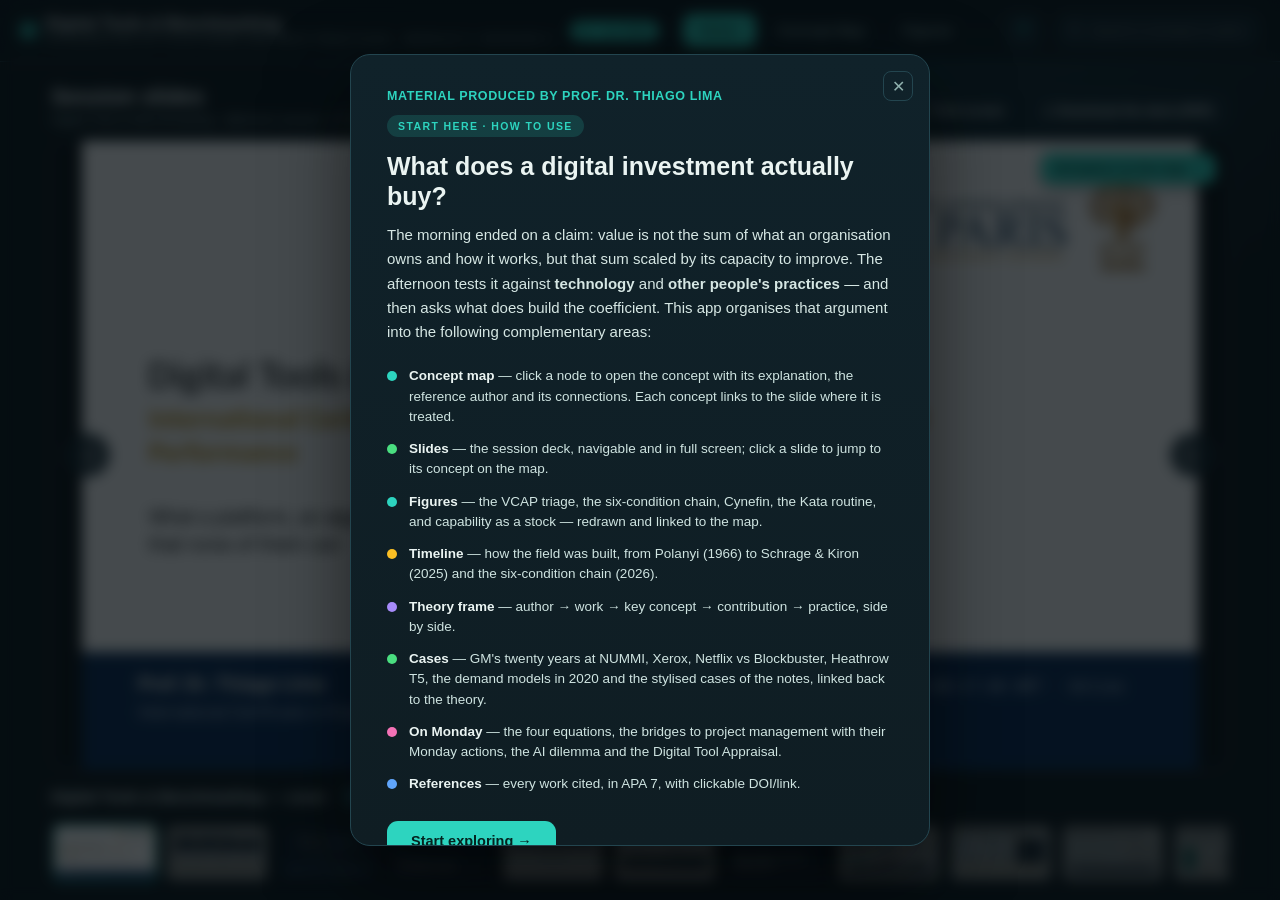
<file: concept-map-session-2/index.html>
<!DOCTYPE html>
<html lang="en">
<head>
<meta charset="UTF-8">
<meta name="description" content="Interactive concept map, slides, figures, timeline, theory frame, cases and references for the Digital Tools &amp; Benchmarking session — IAE Paris · Sorbonne Business School / IDGP Academy. Prof. Dr. Thiago Lima.">
<meta name="viewport" content="width=device-width, initial-scale=1.0">
<title>Digital Tools & Benchmarking · Interactive Concept Map</title>
<style>
  :root{
    --bg:#0b1418; --bg2:#0f1d23; --panel:#10222a; --panel2:#16303a;
    --ink:#eaf4f2; --muted:#8fb0ad; --line:#23454f;
    --core:#2dd4bf; --teoria:#a78bfa; --autor:#fbbf24; --pratica:#4ade80;
    --tec:#60a5fa; --barreira:#fb923c; --lacuna:#f472b6;
    --accent:#2dd4bf;
  }
  *{box-sizing:border-box}
  html,body{margin:0;height:100%}
  body{
    font-family:-apple-system,BlinkMacSystemFont,"Segoe UI",Roboto,Helvetica,Arial,sans-serif;
    background:radial-gradient(1200px 800px at 70% -10%,#13323b 0%,var(--bg) 55%);
    color:var(--ink);overflow:hidden;
  }
  /* ---------- Top bar ---------- */
  header{
    position:fixed;top:0;left:0;right:0;height:62px;z-index:30;
    display:flex;align-items:center;gap:18px;padding:0 22px;
    background:linear-gradient(180deg,rgba(11,20,24,.95),rgba(11,20,24,.78));
    backdrop-filter:blur(8px);border-bottom:1px solid var(--line);
  }
  .brand{display:flex;align-items:center;gap:11px;font-weight:700;letter-spacing:.3px;flex:none}
  .brand>div{white-space:nowrap;line-height:1.18}
  .brand .dot{width:13px;height:13px;border-radius:50%;background:var(--core);flex:none;
    box-shadow:0 0 0 4px rgba(45,212,191,.18),0 0 18px rgba(45,212,191,.6)}
  .brand small{display:block;font-weight:500;font-size:11px;color:var(--muted);letter-spacing:1.4px;text-transform:uppercase}
  nav{display:flex;gap:6px;margin-left:6px;overflow-x:auto;min-width:0;scrollbar-width:none;-webkit-overflow-scrolling:touch}
  nav::-webkit-scrollbar{display:none}
  nav button{
    background:transparent;border:1px solid transparent;color:var(--muted);flex:none;white-space:nowrap;
    padding:8px 15px;border-radius:9px;font-size:13.5px;font-weight:600;cursor:pointer;
    transition:.15s;font-family:inherit;letter-spacing:.2px;
  }
  nav button:hover{color:var(--ink);background:rgba(255,255,255,.04)}
  nav button.active{color:#04231f;background:var(--core);border-color:var(--core)}
  .vbadge{background:var(--core);color:#04231f;font-weight:700;font-size:11px;letter-spacing:.4px;
    padding:4px 9px;border-radius:20px;white-space:nowrap}
  .spacer{flex:1}
  .searchbox{position:relative}
  .searchbox input{
    background:var(--panel);border:1px solid var(--line);color:var(--ink);
    padding:8px 12px 8px 32px;border-radius:9px;font-size:13px;width:200px;font-family:inherit;outline:none;
  }
  .searchbox input:focus{border-color:var(--core)}
  .searchbox svg{position:absolute;left:10px;top:9px;opacity:.5}
  /* ---------- Views ---------- */
  .view{position:fixed;inset:62px 0 0 0;display:none}
  .view.active{display:block}
  /* ---------- Map ---------- */
  #stage{width:100%;height:100%;cursor:grab;display:block;touch-action:none}
  #stage.grabbing{cursor:grabbing}
  .legend{
    position:absolute;left:18px;top:16px;z-index:10;background:rgba(16,34,42,.82);
    border:1px solid var(--line);border-radius:13px;padding:13px 15px;backdrop-filter:blur(6px);max-width:230px;
  }
  .legend h4{margin:0 0 9px;font-size:11px;letter-spacing:1.3px;text-transform:uppercase;color:var(--muted);font-weight:700}
  .legend .item{display:flex;align-items:center;gap:9px;font-size:13px;padding:4px 6px;border-radius:7px;cursor:pointer;transition:.12s;user-select:none}
  .legend .item:hover{background:rgba(255,255,255,.05)}
  .legend .item.off{opacity:.32}
  .legend .swatch{width:12px;height:12px;border-radius:50%;flex:none}
  .hint{position:absolute;left:18px;bottom:16px;z-index:10;font-size:12px;color:var(--muted);
    background:rgba(16,34,42,.7);border:1px solid var(--line);border-radius:9px;padding:8px 12px;max-width:260px;line-height:1.5}
  .ctrls{position:absolute;right:calc(18px + var(--panelw,0px));bottom:16px;z-index:10;display:flex;gap:8px;transition:right .25s}
  .ctrls button{width:38px;height:38px;border-radius:10px;border:1px solid var(--line);background:rgba(16,34,42,.85);
    color:var(--ink);font-size:18px;cursor:pointer;display:flex;align-items:center;justify-content:center;font-family:inherit}
  .ctrls button:hover{border-color:var(--core);color:var(--core)}
  /* nodes */
  .link{stroke:var(--line);stroke-width:1.4;transition:stroke .2s,stroke-width .2s,opacity .2s}
  .link.hot{stroke:var(--core);stroke-width:2.4;opacity:1}
  .node{cursor:pointer}
  .node circle{stroke:var(--bg);stroke-width:2.5;transition:r .15s}
  .node text{fill:var(--ink);font-size:11.5px;font-weight:600;pointer-events:none;paint-order:stroke;
    stroke:var(--bg);stroke-width:3px;stroke-linejoin:round}
  .node.dim{opacity:.16}
  .link.dim{opacity:.06}
  .node.sel circle{stroke:#fff;stroke-width:3.5}
  /* ---------- Detail panel ---------- */
  #panel{
    position:fixed;top:62px;right:0;bottom:0;width:380px;z-index:25;
    background:linear-gradient(180deg,var(--panel),var(--bg2));border-left:1px solid var(--line);
    transform:translateX(100%);transition:transform .28s cubic-bezier(.4,0,.2,1);
    display:flex;flex-direction:column;
  }
  #panel.open{transform:translateX(0)}
  .pclose{position:absolute;top:13px;right:14px;width:30px;height:30px;border-radius:8px;border:1px solid var(--line);
    background:transparent;color:var(--muted);cursor:pointer;font-size:17px}
  .pclose:hover{color:var(--ink);border-color:var(--core)}
  .pbody{padding:26px 26px 30px;overflow-y:auto}
  .ptag{display:inline-block;font-size:10.5px;letter-spacing:1.4px;text-transform:uppercase;font-weight:700;
    padding:5px 11px;border-radius:30px;margin-bottom:14px}
  #panel h2{margin:0 0 4px;font-size:23px;line-height:1.2}
  .pauthor{color:var(--core);font-size:13.5px;font-weight:600;margin-bottom:18px}
  .pdesc{font-size:14.5px;line-height:1.62;color:#d6e7e4;margin-bottom:20px}
  .pblock{margin-bottom:18px}
  .pblock h5{margin:0 0 8px;font-size:11px;letter-spacing:1.2px;text-transform:uppercase;color:var(--muted);font-weight:700}
  .pblock ul{margin:0;padding-left:18px;font-size:13.5px;line-height:1.6;color:#cfe4e1}
  .pblock li{margin-bottom:5px}
  .chip{display:inline-block;background:var(--panel2);border:1px solid var(--line);border-radius:20px;
    padding:5px 12px;font-size:12px;margin:0 6px 7px 0;color:#cfe4e1}
  .relnode{display:inline-flex;align-items:center;gap:7px;background:var(--panel2);border:1px solid var(--line);
    border-radius:9px;padding:7px 11px;font-size:12.5px;margin:0 7px 7px 0;cursor:pointer;transition:.12s}
  .relnode:hover{border-color:var(--core);transform:translateY(-1px)}
  .relnode .sw{width:9px;height:9px;border-radius:50%;flex:none}
  /* ---------- Content views (timeline/table/synth) ---------- */
  .scroller{height:100%;overflow-y:auto;padding:46px 8vw 80px}
  .scroller h1{font-size:30px;margin:0 0 6px;font-weight:800;letter-spacing:-.5px}
  .scroller .sub{color:var(--muted);font-size:15px;margin-bottom:40px;max-width:680px;line-height:1.6}
  /* timeline */
  .tl{position:relative;max-width:880px}
  .tl::before{content:"";position:absolute;left:88px;top:8px;bottom:8px;width:2px;background:var(--line)}
  .tlitem{position:relative;padding:0 0 30px 130px;cursor:pointer}
  .tlitem .yr{position:absolute;left:0;top:-2px;width:72px;text-align:right;font-weight:800;font-size:19px;color:var(--autor)}
  .tlitem .nub{position:absolute;left:81px;top:4px;width:16px;height:16px;border-radius:50%;background:var(--autor);
    border:3px solid var(--bg);box-shadow:0 0 0 3px rgba(251,191,36,.18)}
  .tlcard{background:var(--panel);border:1px solid var(--line);border-radius:14px;padding:16px 19px;transition:.15s}
  .tlitem:hover .tlcard{border-color:var(--autor);transform:translateX(3px)}
  .tlcard h3{margin:0 0 3px;font-size:17px}
  .tlcard .who{color:var(--core);font-size:13px;font-weight:600;margin-bottom:8px}
  .tlcard p{margin:0;font-size:13.5px;line-height:1.55;color:#cfe4e1}
  /* table */
  .ctable{width:100%;max-width:980px;border-collapse:separate;border-spacing:0;font-size:14px}
  .ctable th,.ctable td{text-align:left;padding:15px 16px;border-bottom:1px solid var(--line);vertical-align:top}
  .ctable thead th{font-size:11px;letter-spacing:1px;text-transform:uppercase;color:var(--muted);font-weight:700}
  .ctable tbody tr{transition:.12s}
  .ctable tbody tr:hover{background:rgba(45,212,191,.05)}
  .ctable .nm{font-weight:700;font-size:15px}
  .ctable .nm small{display:block;font-weight:500;color:var(--muted);font-size:11.5px;margin-top:3px;letter-spacing:.3px}
  .scopebar{height:7px;border-radius:5px;background:linear-gradient(90deg,var(--core),var(--pratica));margin-top:9px}
  /* synth */
  .grid4{display:grid;grid-template-columns:repeat(2,1fr);gap:18px;max-width:920px;margin-bottom:46px}
  .scard{background:var(--panel);border:1px solid var(--line);border-radius:16px;padding:22px 24px;position:relative;overflow:hidden}
  .scard .n{font-size:34px;font-weight:800;color:var(--core);opacity:.32;position:absolute;top:12px;right:18px}
  .scard h3{margin:0 0 9px;font-size:16px;color:var(--core)}
  .scard p{margin:0;font-size:14px;line-height:1.6;color:#d6e7e4}
  .qbox{max-width:920px}
  .qbox h2{font-size:21px;margin:0 0 18px}
  .q{display:flex;gap:16px;align-items:flex-start;background:var(--panel);border:1px solid var(--line);
    border-radius:14px;padding:18px 20px;margin-bottom:13px}
  .q .qn{font-size:24px;font-weight:800;color:var(--lacuna);line-height:1;flex:none}
  .q p{margin:0;font-size:15px;line-height:1.55}
  .pullquote{max-width:820px;margin:8px 0 40px;font-size:21px;line-height:1.5;font-weight:600;
    color:#eaf4f2;border-left:3px solid var(--lacuna);padding-left:22px;font-style:italic}
  .pullquote cite{display:block;font-style:normal;font-size:13px;color:var(--muted);margin-top:12px;font-weight:500}
  /* cases */
  .cases{display:grid;grid-template-columns:repeat(auto-fill,minmax(390px,1fr));gap:20px;max-width:1120px}
  .case{background:var(--panel);border:1px solid var(--line);border-radius:16px;padding:22px 24px;display:flex;flex-direction:column}
  .case .ch{display:flex;justify-content:space-between;align-items:baseline;gap:12px;margin-bottom:3px}
  .case h3{margin:0;font-size:18px}
  .case .loc{font-size:11px;color:var(--muted);letter-spacing:.5px;white-space:nowrap;text-transform:uppercase;flex:none}
  .case .tag{font-size:14.5px;font-style:italic;color:var(--pratica);font-weight:600;margin:7px 0 13px}
  .case p.cd{margin:0 0 16px;font-size:13.5px;line-height:1.58;color:#cfe4e1}
  .case .row{display:flex;gap:12px;font-size:12.5px;padding:9px 0;border-top:1px solid var(--line)}
  .case .row .k{flex:none;width:62px;color:var(--muted);font-weight:700;text-transform:uppercase;letter-spacing:.5px;font-size:10px;padding-top:2px}
  .case .row .v{color:#d9eae7;line-height:1.5}
  .case .row .v b{color:var(--autor);font-weight:700}
  .loop-chip{display:inline-block;font:700 11px/1 ui-monospace,monospace;color:#7FD3A6;background:rgba(127,211,166,.12);border:1px solid rgba(127,211,166,.34);border-radius:20px;padding:5px 11px;letter-spacing:.04em;text-transform:uppercase;margin:2px 0 4px}
  .case .gomap{margin-top:16px;align-self:flex-start;background:transparent;border:1px solid var(--line);color:var(--core);
    border-radius:9px;padding:8px 15px;font-size:12.5px;font-weight:600;cursor:pointer;font-family:inherit;transition:.13s}
  .case .gomap:hover{border-color:var(--core);background:rgba(45,212,191,.08);transform:translateY(-1px)}
  /* refs */
  .refgroup{font-size:12px;letter-spacing:1.3px;text-transform:uppercase;color:var(--core);font-weight:700;margin:36px 0 6px;max-width:1000px}
  .refrow{max-width:1000px;padding:13px 0 13px 30px;text-indent:-30px;border-bottom:1px solid var(--line);
    font-size:14px;line-height:1.6;color:#d6e7e4}
  .refrow i{color:#eaf4f2}
  .refrow a{color:var(--core);text-decoration:none;font-size:13px;word-break:break-all}
  .refrow a:hover{text-decoration:underline}
  .refrow.hide{display:none}
  .reffilter{background:var(--panel);border:1px solid var(--line);color:var(--ink);padding:7px 12px;border-radius:9px;
    font-size:13px;font-family:inherit;outline:none;margin-left:10px;width:240px}
  .reffilter:focus{border-color:var(--core)}
  /* shared "ver no mapa" button */
  .gomap{margin-top:16px;align-self:flex-start;background:transparent;border:1px solid var(--line);color:var(--core);
    border-radius:9px;padding:8px 15px;font-size:12.5px;font-weight:600;cursor:pointer;font-family:inherit;transition:.13s}
  .gomap:hover{border-color:var(--core);background:rgba(45,212,191,.08);transform:translateY(-1px)}
  /* quadro teórico */
  .qtable{display:flex;flex-direction:column;gap:16px;max-width:1080px}
  .qrow{background:var(--panel);border:1px solid var(--line);border-radius:16px;padding:20px 24px;transition:.13s}
  .qrow:hover{border-color:var(--line)}
  .qhead{display:flex;flex-wrap:wrap;align-items:center;gap:12px;margin-bottom:6px}
  .qdotwrap{position:relative;display:inline-flex;flex:none}
  .qdot{width:15px;height:15px;border-radius:50%;cursor:help;flex:none;box-shadow:0 0 0 3px rgba(255,255,255,.05)}
  .qtip{position:absolute;left:24px;top:50%;transform:translateY(-50%);z-index:25;width:330px;max-width:72vw;
    background:var(--bg2);border:1px solid var(--line);border-radius:12px;padding:13px 15px;
    box-shadow:0 14px 34px rgba(0,0,0,.55);display:none;font-size:12.5px;line-height:1.5;color:#d6e7e4}
  .qdotwrap:hover .qtip{display:block}
  .qtip .c{display:block;font-weight:700;margin-bottom:7px;font-size:13.5px}
  .qtip h6{margin:0 0 5px;font-size:10px;letter-spacing:1px;text-transform:uppercase;color:var(--muted);font-weight:700}
  .qconcept{font-weight:700;font-size:14.5px;padding:5px 13px;border-radius:30px;flex:none}
  .qauthor{font-weight:700;font-size:15.5px}
  .qpaper{font-style:italic;color:var(--muted);font-size:12.5px;margin-bottom:4px}
  .qbody{display:grid;grid-template-columns:1fr 1fr;gap:24px;margin-top:14px}
  .qcol h6{margin:0 0 6px;font-size:10.5px;letter-spacing:1px;text-transform:uppercase;color:var(--muted);font-weight:700}
  .qcol p{margin:0;font-size:13.5px;line-height:1.56;color:#d6e7e4}
  /* intro / how-to-use modal */
  .helpbtn{width:34px;height:34px;border-radius:9px;border:1px solid var(--line);background:var(--panel);color:var(--core);
    font-size:16px;font-weight:700;cursor:pointer;font-family:inherit;flex:none}
  .helpbtn:hover{border-color:var(--core)}
  .introwrap{position:fixed;inset:0;z-index:60;display:none;align-items:center;justify-content:center;padding:20px;
    background:rgba(5,12,15,.74);backdrop-filter:blur(7px)}
  .introwrap.show{display:flex}
  .introcard{position:relative;background:linear-gradient(180deg,var(--panel),var(--bg2));border:1px solid var(--line);
    border-radius:20px;max-width:580px;width:100%;padding:34px 36px;box-shadow:0 30px 80px rgba(0,0,0,.55);
    max-height:88vh;overflow-y:auto}
  .introcard .ptag{display:inline-block;font-size:10.5px;letter-spacing:1.4px;text-transform:uppercase;font-weight:700;
    padding:5px 11px;border-radius:30px;margin-bottom:14px;background:rgba(45,212,191,.16);color:var(--core)}
  .introcredit{font-size:12.5px;color:var(--core);font-weight:700;letter-spacing:.6px;text-transform:uppercase;margin-bottom:12px}
  .introcard h2{margin:0 0 12px;font-size:25px;line-height:1.2}
  .introcard .lead{font-size:15px;line-height:1.62;color:#d6e7e4;margin:0 0 22px}
  .introsteps{display:flex;flex-direction:column;gap:12px;margin-bottom:26px}
  .introsteps .s{display:flex;gap:12px;font-size:13.5px;line-height:1.5;color:#cfe4e1}
  .introsteps .s .sw{width:10px;height:10px;border-radius:50%;flex:none;margin-top:5px}
  .introsteps .s b{color:var(--ink)}
  .introgo{background:var(--core);color:#04231f;border:none;border-radius:11px;padding:12px 24px;font-size:14.5px;
    font-weight:700;cursor:pointer;font-family:inherit}
  .introgo:hover{filter:brightness(1.08)}
  .introx{position:absolute;top:16px;right:16px;width:30px;height:30px;border-radius:8px;border:1px solid var(--line);
    background:transparent;color:var(--muted);cursor:pointer;font-size:16px}
  .introx:hover{color:var(--ink);border-color:var(--core)}
  /* apresentação / viewer */
  .apswrap{height:100%;display:flex;flex-direction:column;padding:22px 4vw 16px}
  .apstop{display:flex;justify-content:space-between;align-items:flex-end;margin-bottom:13px;gap:14px;flex-wrap:wrap}
  .apstop h1{font-size:22px;margin:0}
  .apssub{color:var(--muted);font-size:12.5px;margin-top:3px}
  .apsactions{display:flex;gap:8px}
  .apsbtn{background:var(--panel);border:1px solid var(--line);color:var(--ink);border-radius:9px;padding:8px 14px;
    font-size:13px;font-weight:600;cursor:pointer;font-family:inherit;text-decoration:none;display:inline-flex;align-items:center;gap:6px}
  .apsbtn:hover{border-color:var(--core);color:var(--core)}
  .apsstage{position:relative;flex:1;min-height:0;display:flex;align-items:center;justify-content:center;
    background:#0a0f12;border:1px solid var(--line);border-radius:14px;overflow:hidden}
  .apsstage img{max-width:100%;max-height:100%;object-fit:contain;display:block;cursor:pointer}
  .apsmaplink{position:absolute;top:12px;right:12px;background:var(--core);color:#04231f;border:none;
    border-radius:10px;padding:8px 14px;font-size:12.5px;font-weight:700;cursor:pointer;font-family:inherit;
    box-shadow:0 4px 14px rgba(0,0,0,.35)}
  .apsmaplink:hover{filter:brightness(1.08)}
  .apsnav{position:absolute;top:50%;transform:translateY(-50%);width:44px;height:44px;border-radius:50%;border:1px solid var(--line);
    background:rgba(16,34,42,.82);color:#fff;font-size:22px;line-height:1;cursor:pointer;display:flex;align-items:center;justify-content:center}
  .apsnav:hover{border-color:var(--core);color:var(--core)}
  .apsprev{left:14px}.apsnext{right:14px}
  .apscounter{position:absolute;bottom:12px;left:50%;transform:translateX(-50%);background:rgba(11,20,24,.82);
    border:1px solid var(--line);border-radius:20px;padding:5px 14px;font-size:12.5px;color:var(--muted)}
  .apsmeta{margin:13px 0 9px;display:flex;flex-wrap:wrap;align-items:center;gap:12px}
  .apsmeta .t{font-weight:700;font-size:15px}
  .apschips{display:flex;flex-wrap:wrap;gap:7px}
  .apschip{display:inline-flex;align-items:center;gap:6px;background:var(--panel2);border:1px solid var(--line);
    border-radius:20px;padding:5px 12px;font-size:12px;cursor:pointer;transition:.12s}
  .apschip:hover{border-color:var(--core);transform:translateY(-1px)}
  .apschip .sw{width:8px;height:8px;border-radius:50%;flex:none}
  .apsthumbs{display:flex;gap:8px;overflow-x:auto;padding:6px 2px 2px}
  .apsthumb{flex:none;width:104px;height:58px;border-radius:7px;border:2px solid transparent;overflow:hidden;cursor:pointer;opacity:.5;background:#000;transition:.12s}
  .apsthumb img{width:100%;height:100%;object-fit:cover;display:block}
  .apsthumb.active{opacity:1;border-color:var(--core)}
  .apsthumb:hover{opacity:1}
  /* tela cheia */
  .fswrap{position:fixed;inset:0;z-index:80;display:none;background:#000;align-items:center;justify-content:center}
  .fswrap.show{display:flex}
  .fswrap img{max-width:100vw;max-height:100vh;object-fit:contain}
  .fsx{position:absolute;top:16px;right:18px;width:40px;height:40px;border-radius:9px;border:1px solid #333;
    background:rgba(0,0,0,.5);color:#fff;font-size:17px;cursor:pointer}
  .fsx:hover{border-color:var(--core);color:var(--core)}
  .fsnav{position:absolute;top:50%;transform:translateY(-50%);width:52px;height:52px;border-radius:50%;border:1px solid #444;
    background:rgba(0,0,0,.4);color:#fff;font-size:26px;line-height:1;cursor:pointer}
  .fsnav:hover{border-color:var(--core);color:var(--core)}
  .fsprev{left:20px}.fsnext{right:20px}
  .fscounter{position:absolute;bottom:18px;left:50%;transform:translateX(-50%);color:#bbb;font-size:13px}
  .fsmaplink{position:absolute;bottom:14px;right:20px;background:var(--core);color:#04231f;border:none;
    border-radius:10px;padding:9px 16px;font-size:13px;font-weight:700;cursor:pointer;font-family:inherit;
    box-shadow:0 4px 14px rgba(0,0,0,.4)}
  .fsmaplink:hover{filter:brightness(1.08)}
  .bfybox{max-width:1040px;background:var(--panel);border:1px solid var(--line);border-radius:16px;padding:14px}
  .bfybox svg{width:100%;height:auto;display:block}
  .bfyacts{display:flex;gap:10px;flex-wrap:wrap;margin-top:18px}
  .bfyacts .gomap{margin-top:0;text-decoration:none}
  .agh{font-size:13px;letter-spacing:1.2px;text-transform:uppercase;color:var(--core);font-weight:700;margin:36px 0 14px}
  #view-agenda .scard .gomap{margin-top:14px}
  @media(max-width:760px){.qbody{grid-template-columns:1fr;gap:14px}.introcard{padding:26px 22px}
    .apswrap{padding:16px 14px}.apsnav{width:36px;height:36px;font-size:18px}}
  @media(max-width:760px){
    .grid4{grid-template-columns:1fr}.scroller{padding:34px 22px 80px}
    header{gap:10px;padding:0 12px}
    nav{flex:1;margin-left:0}
    nav button{padding:8px 11px;font-size:12.5px}
    .searchbox{display:none}.vbadge{display:none}.spacer{display:none}
    #panel{width:100%}.brand small{display:none}
  }

  /* ---- additions for this app ---- */
  .figgrid{display:flex;flex-direction:column;gap:26px;max-width:1080px}
  .figbox{background:var(--panel);border:1px solid var(--line);border-radius:16px;padding:18px 20px 16px}
  .figbox h3{margin:0 0 4px;font-size:17px}
  .figbox .fsrc{color:var(--muted);font-size:12.5px;margin-bottom:12px}
  .figbox .fwrap{background:#fff;border-radius:10px;padding:10px;overflow:hidden}
  .figbox .fwrap svg,.figbox .fwrap img{width:100%;height:auto;display:block}
  .figbox p.cap{margin:12px 0 0;font-size:13.5px;line-height:1.55;color:#cfe4e1}
  .figbox .acts{display:flex;gap:10px;flex-wrap:wrap;margin-top:12px}
  .figbox .acts .gomap{margin-top:0;text-decoration:none}
  .monday{display:grid;grid-template-columns:repeat(2,1fr);gap:18px;max-width:1000px;margin-bottom:40px}
  .mcard{background:var(--panel);border:1px solid var(--line);border-radius:16px;padding:20px 22px;position:relative}
  .mcard .part{font-size:10.5px;letter-spacing:1.4px;text-transform:uppercase;color:var(--muted);font-weight:700;margin-bottom:6px}
  .mcard h3{margin:0 0 8px;font-size:16px;color:var(--lacuna)}
  .mcard p{margin:0 0 8px;font-size:13.5px;line-height:1.58;color:#d6e7e4}
  .mcard p b{color:#eaf4f2}
  .mcard .do{background:rgba(244,114,182,.08);border:1px solid rgba(244,114,182,.3);border-radius:10px;padding:10px 12px;font-size:13.5px;line-height:1.55;color:#eaf4f2}
  .mcard .do b{color:var(--lacuna)}
  .eqrow{display:grid;grid-template-columns:repeat(2,1fr);gap:14px;max-width:1000px;margin-bottom:40px}
  .eq{background:var(--panel);border:1px solid var(--line);border-radius:14px;padding:16px 18px}
  .eq .f{font:700 18px/1.35 ui-monospace,Menlo,monospace;color:var(--teoria);margin-bottom:8px;overflow-wrap:anywhere}
  .eq .gomap{display:block;margin-top:10px}
  .eq p{margin:0;font-size:13.5px;line-height:1.55;color:#d6e7e4}
  .credit{position:fixed;left:18px;bottom:16px;z-index:9;font-size:11.5px;color:var(--muted);pointer-events:none}
  @media(max-width:760px){.monday,.eqrow{grid-template-columns:1fr}}
</style>
</head>
<body>
<header>
  <div class="brand"><span class="dot"></span><div>Digital Tools & Benchmarking<small>Integration of platforms and best practices · Module 3, Session 4</small></div></div>
  <span class="vbadge">v1 · oct 2026</span>
  <nav id="nav"><button data-view="apresentacao" class="active">Slides</button><button data-view="map">Concept Map</button><button data-view="diagrama">Figures</button><button data-view="timeline">Timeline</button><button data-view="cases">Cases</button><button data-view="quadro">Theory Frame</button><button data-view="agenda">On Monday</button><button data-view="refs">References</button></nav>
  <div class="spacer"></div>
  <button id="helpBtn" class="helpbtn" title="How to use / start here">?</button>
  <div class="searchbox">
    <svg width="14" height="14" viewBox="0 0 24 24" fill="none" stroke="currentColor" stroke-width="2"><circle cx="11" cy="11" r="7"/><path d="m21 21-4.3-4.3"/></svg>
    <input id="search" placeholder="Search a concept or author…" autocomplete="off">
  </div>
</header>

<!-- ============ MAP ============ -->
<section class="view" id="view-map">
  <svg id="stage"></svg>
  <div class="legend">
    <h4>Categories <span style="font-weight:500;text-transform:none;letter-spacing:0">(click to filter)</span></h4>
    <div id="legendItems"></div>
  </div>
  <div class="hint">Click a node for details · drag to rearrange · mouse wheel to zoom</div>
  <div class="ctrls" id="ctrls">
    <button id="zin" title="Zoom in">+</button>
    <button id="zout" title="Zoom out">−</button>
    <button id="zfit" title="Centre" style="font-size:14px">⤢</button>
  </div>
</section>

<!-- ============ SLIDES ============ -->
<section class="view active" id="view-apresentacao">
  <div class="apswrap">
    <div class="apstop">
      <div><h1>Session slides</h1><div class="apssub">Digital Tools & Benchmarking · afternoon session, 17 October 2026 · Prof. Dr. Thiago Lima</div></div>
      <div class="apsactions">
        <button class="apsbtn" id="apsFull">⛶ Full screen</button>
        <a class="apsbtn" id="apsDownload" download="Digital-Tools-Benchmarking-Session-2.pdf">⤓ Download the deck (PDF)</a>
      </div>
    </div>
    <div class="apsstage">
      <button class="apsnav apsprev" id="apsPrev" aria-label="previous">‹</button>
      <img id="apsImg" alt="Session slide">
      <button class="apsnav apsnext" id="apsNext" aria-label="next">›</button>
      <div class="apscounter" id="apsCounter"></div>
      <button class="apsmaplink" id="apsMapLink">⊕ Explore on the map →</button>
    </div>
    <div class="apsmeta">
      <span class="t" id="apsTitle"></span>
      <span class="apschips" id="apsChips"></span>
    </div>
    <div class="apsthumbs" id="apsThumbs"></div>
  </div>
</section>

<!-- ============ FIGURES ============ -->
<section class="view" id="view-diagrama">
  <div class="scroller">
    <h1>The figures</h1>
    <p class="sub">The structures that carry the afternoon: the VCAP triage, the six-condition chain from a working model to an organisational result, Cynefin, the Kata routine, and — from the close of the day — capability as a stock and the know-why × know-how classification.</p>
    <div class="figgrid">
<div class="figbox"><h3>Figure 1 · The triage, applied to a tool</h3><div class="fsrc">Part Two · V = C × (A + P)</div><div class="fwrap"><svg xmlns="http://www.w3.org/2000/svg" viewBox="0 0 1160 360"><rect width="1160" height="360" fill="#fff"/><text x="20" y="30" font-family="system-ui,sans-serif" font-size="12" fill="#56687C" text-anchor="start" font-weight="700">THE TRIAGE, APPLIED TO A TOOL — V = C × (A + P)</text><text x="300" y="52" font-family="system-ui,sans-serif" font-size="11" fill="#56687C" text-anchor="start" font-weight="700">WHAT THE TOOL CONTRIBUTES</text><text x="720" y="52" font-family="system-ui,sans-serif" font-size="11" fill="#56687C" text-anchor="start" font-weight="700">THE TEST</text><rect x="20" y="65" width="260" height="76" rx="10" fill="#EAF0F6" stroke="#2A5D9F" stroke-width="1.5"/><text x="36" y="111" font-family="system-ui,sans-serif" font-size="20" fill="#2A5D9F" text-anchor="start" font-weight="700">A — Assets</text><text x="300" y="95" font-family="system-ui,sans-serif" font-size="14" fill="#0A2342" text-anchor="start" font-weight="400">Licences, infrastructure, models, dashboards. The</text><text x="300" y="114" font-family="system-ui,sans-serif" font-size="14" fill="#0A2342" text-anchor="start" font-weight="400">organisation owns something it did not own before.</text><text x="720" y="95" font-family="system-ui,sans-serif" font-size="14" fill="#0A2342" text-anchor="start" font-weight="600">Could a competitor with the same budget hold this</text><text x="720" y="114" font-family="system-ui,sans-serif" font-size="14" fill="#0A2342" text-anchor="start" font-weight="600">position in six months? Usually yes.</text><rect x="20" y="153" width="260" height="76" rx="10" fill="#EAF0F6" stroke="#2A5D9F" stroke-width="1.5"/><text x="36" y="199" font-family="system-ui,sans-serif" font-size="20" fill="#2A5D9F" text-anchor="start" font-weight="700">P — Processes</text><text x="300" y="183" font-family="system-ui,sans-serif" font-size="14" fill="#0A2342" text-anchor="start" font-weight="400">Approvals route differently, handoffs disappear, a queue</text><text x="300" y="202" font-family="system-ui,sans-serif" font-size="14" fill="#0A2342" text-anchor="start" font-weight="400">is capped.</text><text x="720" y="183" font-family="system-ui,sans-serif" font-size="14" fill="#0A2342" text-anchor="start" font-weight="600">Would the new flow survive if the tool were replaced</text><text x="720" y="202" font-family="system-ui,sans-serif" font-size="14" fill="#0A2342" text-anchor="start" font-weight="600">by a different vendor's?</text><rect x="20" y="241" width="260" height="76" rx="10" fill="#F6E9CB" stroke="#B8820F" stroke-width="2.2"/><text x="36" y="287" font-family="system-ui,sans-serif" font-size="20" fill="#B8820F" text-anchor="start" font-weight="700">C — Capability</text><text x="300" y="271" font-family="system-ui,sans-serif" font-size="14" fill="#0A2342" text-anchor="start" font-weight="400">The organisation ends up better at improving its processes</text><text x="300" y="290" font-family="system-ui,sans-serif" font-size="14" fill="#0A2342" text-anchor="start" font-weight="400">than before.</text><text x="720" y="271" font-family="system-ui,sans-serif" font-size="14" fill="#0A2342" text-anchor="start" font-weight="600">What can it now do that it could not do before —</text><text x="720" y="290" font-family="system-ui,sans-serif" font-size="14" fill="#0A2342" text-anchor="start" font-weight="600">that does not depend on the new system?</text><text x="20" y="348" font-family="system-ui,sans-serif" font-size="13" fill="#56687C" text-anchor="start" font-weight="400">Training people to operate the new system is not capability: it is part of delivering the asset, and it ends when the people who were trained leave.</text></svg></div><p class="cap">Almost every platform is an A decision; some are also P; very few are C. The error that destroys the business case is not buying A — it is booking the benefit as though C had moved.</p><div class="acts"><button class="gomap" data-go="triage">See on the map →</button><button class="gomap" data-go="bookedC">See on the map →</button></div></div>
<div class="figbox"><h3>Figure 2 · The six-condition chain</h3><div class="fsrc">Part Four · from the author's systematic review (PRISMA 2020)</div><div class="fwrap"><svg xmlns="http://www.w3.org/2000/svg" viewBox="0 0 1160 330"><rect width="1160" height="330" fill="#fff"/><text x="20" y="30" font-family="system-ui,sans-serif" font-size="12" fill="#56687C" text-anchor="start" font-weight="700">FROM A WORKING MODEL TO AN ORGANISATIONAL RESULT — SIX CONDITIONS, EACH NECESSARY, NONE SUFFICIENT</text><rect x="20" y="70" width="170" height="126" rx="10" fill="#EAF0F6" stroke="#2A5D9F" stroke-width="1.5"/><text x="34" y="100" font-family="system-ui,sans-serif" font-size="26" fill="#2A5D9F" text-anchor="start" font-weight="700">0</text><text x="34" y="128" font-family="system-ui,sans-serif" font-size="15" fill="#0A2342" text-anchor="start" font-weight="600">Evidence base</text><text x="34" y="184" font-family="system-ui,sans-serif" font-size="12" fill="#56687C" text-anchor="start" font-weight="400">the tool</text><path d="M192 130 l14 0 m-5 -5 l5 5 l-5 5" fill="none" stroke="#0A2342" stroke-width="2"/><rect x="210" y="70" width="170" height="126" rx="10" fill="#EAF0F6" stroke="#2A5D9F" stroke-width="1.5"/><text x="224" y="100" font-family="system-ui,sans-serif" font-size="26" fill="#2A5D9F" text-anchor="start" font-weight="700">1</text><text x="224" y="128" font-family="system-ui,sans-serif" font-size="15" fill="#0A2342" text-anchor="start" font-weight="600">Technical</text><text x="224" y="148" font-family="system-ui,sans-serif" font-size="15" fill="#0A2342" text-anchor="start" font-weight="600">capability in</text><text x="224" y="168" font-family="system-ui,sans-serif" font-size="15" fill="#0A2342" text-anchor="start" font-weight="600">in operation</text><text x="224" y="184" font-family="system-ui,sans-serif" font-size="12" fill="#56687C" text-anchor="start" font-weight="400">the tool</text><path d="M382 130 l14 0 m-5 -5 l5 5 l-5 5" fill="none" stroke="#0A2342" stroke-width="2"/><rect x="400" y="70" width="170" height="126" rx="10" fill="#F6E9CB" stroke="#B8820F" stroke-width="2.2"/><text x="414" y="100" font-family="system-ui,sans-serif" font-size="26" fill="#B8820F" text-anchor="start" font-weight="700">2</text><text x="414" y="128" font-family="system-ui,sans-serif" font-size="15" fill="#0A2342" text-anchor="start" font-weight="600">Workflow</text><text x="414" y="148" font-family="system-ui,sans-serif" font-size="15" fill="#0A2342" text-anchor="start" font-weight="600">integration</text><text x="414" y="184" font-family="system-ui,sans-serif" font-size="12" fill="#56687C" text-anchor="start" font-weight="400">capability</text><path d="M572 130 l14 0 m-5 -5 l5 5 l-5 5" fill="none" stroke="#0A2342" stroke-width="2"/><rect x="590" y="70" width="170" height="126" rx="10" fill="#F6E9CB" stroke="#B8820F" stroke-width="2.2"/><text x="604" y="100" font-family="system-ui,sans-serif" font-size="26" fill="#B8820F" text-anchor="start" font-weight="700">3</text><text x="604" y="128" font-family="system-ui,sans-serif" font-size="15" fill="#0A2342" text-anchor="start" font-weight="600">Translation into</text><text x="604" y="148" font-family="system-ui,sans-serif" font-size="15" fill="#0A2342" text-anchor="start" font-weight="600">action</text><text x="604" y="184" font-family="system-ui,sans-serif" font-size="12" fill="#56687C" text-anchor="start" font-weight="400">capability</text><path d="M762 130 l14 0 m-5 -5 l5 5 l-5 5" fill="none" stroke="#0A2342" stroke-width="2"/><rect x="780" y="70" width="170" height="126" rx="10" fill="#EAF0F6" stroke="#2A5D9F" stroke-width="1.5"/><text x="794" y="100" font-family="system-ui,sans-serif" font-size="26" fill="#2A5D9F" text-anchor="start" font-weight="700">4</text><text x="794" y="128" font-family="system-ui,sans-serif" font-size="15" fill="#0A2342" text-anchor="start" font-weight="600">Organisational</text><text x="794" y="148" font-family="system-ui,sans-serif" font-size="15" fill="#0A2342" text-anchor="start" font-weight="600">outcome</text><text x="794" y="184" font-family="system-ui,sans-serif" font-size="12" fill="#56687C" text-anchor="start" font-weight="400">the result</text><path d="M952 130 l14 0 m-5 -5 l5 5 l-5 5" fill="none" stroke="#0A2342" stroke-width="2"/><rect x="970" y="70" width="170" height="126" rx="10" fill="#EAF0F6" stroke="#2A5D9F" stroke-width="1.5"/><text x="984" y="100" font-family="system-ui,sans-serif" font-size="26" fill="#2A5D9F" text-anchor="start" font-weight="700">5</text><text x="984" y="128" font-family="system-ui,sans-serif" font-size="15" fill="#0A2342" text-anchor="start" font-weight="600">Net value</text><text x="984" y="184" font-family="system-ui,sans-serif" font-size="12" fill="#56687C" text-anchor="start" font-weight="400">the result</text><rect x="392" y="56" width="376" height="150" rx="14" fill="none" stroke="#B8820F" stroke-width="1.5" stroke-dasharray="6 5"/><text x="580.0" y="232" font-family="system-ui,sans-serif" font-size="13" fill="#B8820F" text-anchor="middle" font-weight="700">The two organisational capabilities — this is C, made measurable</text><text x="20" y="275" font-family="system-ui,sans-serif" font-size="13" fill="#56687C" text-anchor="start" font-weight="400">A break at any link stops the effect, however good the preceding links were. Used before adoption: a checklist of conditions the organisation controls.</text><text x="20" y="297" font-family="system-ui,sans-serif" font-size="13" fill="#56687C" text-anchor="start" font-weight="400">Used after: it locates the link where the implementation failed — a more useful question than whether the model was accurate.</text></svg></div><p class="cap">Organisational value is the end of a chain. Conditions 2 and 3 — whether the output reaches whoever decides while the decision is still open, and whether anyone can act — are not properties of the tool. They are capabilities of the organisation that bought it, and where the evidence says value is most often lost.</p><div class="acts"><button class="gomap" data-go="chain">See on the map →</button><button class="gomap" data-go="cond23">See on the map →</button></div></div>
<div class="figbox"><h3>Figure 3 · Cynefin — the domain decides the method</h3><div class="fsrc">Part Six · after Snowden & Boone (2007)</div><div class="fwrap"><svg xmlns="http://www.w3.org/2000/svg" viewBox="0 0 1160 420"><rect width="1160" height="420" fill="#fff"/><text x="20" y="30" font-family="system-ui,sans-serif" font-size="12" fill="#56687C" text-anchor="start" font-weight="700">CYNEFIN — THE DOMAIN DECIDES THE METHOD (AFTER SNOWDEN & BOONE, 2007)</text><rect x="20" y="55" width="265" height="300" rx="10" fill="#EAF0F6" stroke="#2A5D9F" stroke-width="1.5"/><text x="36" y="90" font-family="system-ui,sans-serif" font-size="22" fill="#2A5D9F" text-anchor="start" font-weight="700">Simple</text><text x="36" y="118" font-family="system-ui,sans-serif" font-size="14" fill="#0A2342" text-anchor="start" font-weight="600">Sense → Categorise → Respond</text><text x="36" y="150" font-family="system-ui,sans-serif" font-size="13.5" fill="#0A2342" text-anchor="start" font-weight="400">Cause and effect obvious to</text><text x="36" y="169" font-family="system-ui,sans-serif" font-size="13.5" fill="#0A2342" text-anchor="start" font-weight="400">everyone</text><text x="36" y="206" font-family="system-ui,sans-serif" font-size="11" fill="#56687C" text-anchor="start" font-weight="700">THE TRAP</text><text x="36" y="226" font-family="system-ui,sans-serif" font-size="13.5" fill="#56687C" text-anchor="start" font-weight="400">Rigidity; blindness to a</text><text x="36" y="245" font-family="system-ui,sans-serif" font-size="13.5" fill="#56687C" text-anchor="start" font-weight="400">change of context</text><rect x="305" y="55" width="265" height="300" rx="10" fill="#EAF0F6" stroke="#2A5D9F" stroke-width="1.5"/><text x="321" y="90" font-family="system-ui,sans-serif" font-size="22" fill="#2A5D9F" text-anchor="start" font-weight="700">Complicated</text><text x="321" y="118" font-family="system-ui,sans-serif" font-size="14" fill="#0A2342" text-anchor="start" font-weight="600">Sense → Analyse → Respond</text><text x="321" y="150" font-family="system-ui,sans-serif" font-size="13.5" fill="#0A2342" text-anchor="start" font-weight="400">Requires expertise; several</text><text x="321" y="169" font-family="system-ui,sans-serif" font-size="13.5" fill="#0A2342" text-anchor="start" font-weight="400">right answers</text><text x="321" y="206" font-family="system-ui,sans-serif" font-size="11" fill="#56687C" text-anchor="start" font-weight="700">THE TRAP</text><text x="321" y="226" font-family="system-ui,sans-serif" font-size="13.5" fill="#56687C" text-anchor="start" font-weight="400">Paralysis by analysis;</text><text x="321" y="245" font-family="system-ui,sans-serif" font-size="13.5" fill="#56687C" text-anchor="start" font-weight="400">dependence on specialists</text><rect x="590" y="55" width="265" height="300" rx="10" fill="#F6E9CB" stroke="#B8820F" stroke-width="2.2"/><text x="606" y="90" font-family="system-ui,sans-serif" font-size="22" fill="#B8820F" text-anchor="start" font-weight="700">Complex</text><text x="606" y="118" font-family="system-ui,sans-serif" font-size="14" fill="#0A2342" text-anchor="start" font-weight="600">Probe → Sense → Respond</text><text x="606" y="150" font-family="system-ui,sans-serif" font-size="13.5" fill="#0A2342" text-anchor="start" font-weight="400">Cause and effect visible only</text><text x="606" y="169" font-family="system-ui,sans-serif" font-size="13.5" fill="#0A2342" text-anchor="start" font-weight="400">in hindsight. Digital</text><text x="606" y="188" font-family="system-ui,sans-serif" font-size="13.5" fill="#0A2342" text-anchor="start" font-weight="400">transformation lives here</text><text x="606" y="225" font-family="system-ui,sans-serif" font-size="11" fill="#56687C" text-anchor="start" font-weight="700">THE TRAP</text><text x="606" y="245" font-family="system-ui,sans-serif" font-size="13.5" fill="#56687C" text-anchor="start" font-weight="400">Wanting control before acting;</text><text x="606" y="264" font-family="system-ui,sans-serif" font-size="13.5" fill="#56687C" text-anchor="start" font-weight="400">planning what can only be</text><text x="606" y="283" font-family="system-ui,sans-serif" font-size="13.5" fill="#56687C" text-anchor="start" font-weight="400">discovered</text><rect x="875" y="55" width="265" height="300" rx="10" fill="#EAF0F6" stroke="#2A5D9F" stroke-width="1.5"/><text x="891" y="90" font-family="system-ui,sans-serif" font-size="22" fill="#2A5D9F" text-anchor="start" font-weight="700">Chaotic</text><text x="891" y="118" font-family="system-ui,sans-serif" font-size="14" fill="#0A2342" text-anchor="start" font-weight="600">Act → Sense → Respond</text><text x="891" y="150" font-family="system-ui,sans-serif" font-size="13.5" fill="#0A2342" text-anchor="start" font-weight="400">No perceptible causal</text><text x="891" y="169" font-family="system-ui,sans-serif" font-size="13.5" fill="#0A2342" text-anchor="start" font-weight="400">relation; speed over precision</text><text x="891" y="206" font-family="system-ui,sans-serif" font-size="11" fill="#56687C" text-anchor="start" font-weight="700">THE TRAP</text><text x="891" y="226" font-family="system-ui,sans-serif" font-size="13.5" fill="#56687C" text-anchor="start" font-weight="400">Analysis during a crisis</text><text x="580" y="392" font-family="system-ui,sans-serif" font-size="13" fill="#56687C" text-anchor="middle" font-weight="400">Confusion — not knowing which domain you are in — is the most dangerous state: break the problem up and reclassify each part.</text></svg></div><p class="cap">Most leaders are trained for the Complicated domain. Digital transformation is Complex, and applying Complicated methods there manufactures a sense of control that delays experimentation and penalises learning. Benchmarking is a Simple-and-Complicated instrument.</p><div class="acts"><button class="gomap" data-go="cynefin">See on the map →</button><button class="gomap" data-go="planvshyp">See on the map →</button></div></div>
<div class="figbox"><h3>Figure 4 · Toyota Kata — the routine</h3><div class="fsrc">Part Six · Rother (2009)</div><div class="fwrap"><svg xmlns="http://www.w3.org/2000/svg" viewBox="0 0 1160 300"><rect width="1160" height="300" fill="#fff"/><text x="20" y="30" font-family="system-ui,sans-serif" font-size="12" fill="#56687C" text-anchor="start" font-weight="700">TOYOTA KATA — THE ROUTINE THAT MAKES PROBE–SENSE–RESPOND REPEATABLE (ROTHER, 2009)</text><rect x="20" y="60" width="210" height="110" rx="10" fill="#EAF0F6" stroke="#2A5D9F" stroke-width="1.5"/><text x="34" y="92" font-family="system-ui,sans-serif" font-size="26" fill="#2A5D9F" text-anchor="start" font-weight="700">1</text><text x="70" y="88" font-family="system-ui,sans-serif" font-size="15" fill="#0A2342" text-anchor="start" font-weight="600">Direction or</text><text x="70" y="108" font-family="system-ui,sans-serif" font-size="15" fill="#0A2342" text-anchor="start" font-weight="600">challenge</text><text x="34" y="152" font-family="system-ui,sans-serif" font-size="12.5" fill="#56687C" text-anchor="start" font-weight="400">1–3 years</text><path d="M232 115 l14 0 m-5 -5 l5 5 l-5 5" fill="none" stroke="#0A2342" stroke-width="2"/><rect x="250" y="60" width="210" height="110" rx="10" fill="#EAF0F6" stroke="#2A5D9F" stroke-width="1.5"/><text x="264" y="92" font-family="system-ui,sans-serif" font-size="26" fill="#2A5D9F" text-anchor="start" font-weight="700">2</text><text x="300" y="88" font-family="system-ui,sans-serif" font-size="15" fill="#0A2342" text-anchor="start" font-weight="600">Grasp the current</text><text x="300" y="108" font-family="system-ui,sans-serif" font-size="15" fill="#0A2342" text-anchor="start" font-weight="600">condition</text><text x="264" y="152" font-family="system-ui,sans-serif" font-size="12.5" fill="#56687C" text-anchor="start" font-weight="400">continuous</text><path d="M462 115 l14 0 m-5 -5 l5 5 l-5 5" fill="none" stroke="#0A2342" stroke-width="2"/><rect x="480" y="60" width="210" height="110" rx="10" fill="#EAF0F6" stroke="#2A5D9F" stroke-width="1.5"/><text x="494" y="92" font-family="system-ui,sans-serif" font-size="26" fill="#2A5D9F" text-anchor="start" font-weight="700">3</text><text x="530" y="88" font-family="system-ui,sans-serif" font-size="15" fill="#0A2342" text-anchor="start" font-weight="600">Set the target</text><text x="530" y="108" font-family="system-ui,sans-serif" font-size="15" fill="#0A2342" text-anchor="start" font-weight="600">condition</text><text x="494" y="152" font-family="system-ui,sans-serif" font-size="12.5" fill="#56687C" text-anchor="start" font-weight="400">up to 3 months</text><path d="M692 115 l14 0 m-5 -5 l5 5 l-5 5" fill="none" stroke="#0A2342" stroke-width="2"/><rect x="710" y="60" width="210" height="110" rx="10" fill="#EAF0F6" stroke="#2A5D9F" stroke-width="1.5"/><text x="724" y="92" font-family="system-ui,sans-serif" font-size="26" fill="#2A5D9F" text-anchor="start" font-weight="700">4</text><text x="760" y="88" font-family="system-ui,sans-serif" font-size="15" fill="#0A2342" text-anchor="start" font-weight="600">Run experiments —</text><text x="760" y="108" font-family="system-ui,sans-serif" font-size="15" fill="#0A2342" text-anchor="start" font-weight="600">PDCA</text><text x="724" y="152" font-family="system-ui,sans-serif" font-size="12.5" fill="#56687C" text-anchor="start" font-weight="400">weekly / daily</text><path d="M920 172 L920 205 q0 15 -15 15 L55 220 q-15 0 -15 -15 L40 178" fill="none" stroke="#B8820F" stroke-width="2" stroke-dasharray="6 5"/><path d="M40 172 l-6 10 l12 0 z" fill="#B8820F"/><rect x="950" y="60" width="190" height="110" rx="10" fill="#F6E9CB" stroke="#B8820F" stroke-width="1.5"/><text x="964" y="88" font-family="system-ui,sans-serif" font-size="14" fill="#B8820F" text-anchor="start" font-weight="700">The coaching routine</text><text x="964" y="110" font-family="system-ui,sans-serif" font-size="12.5" fill="#0A2342" text-anchor="start" font-weight="400">Target condition? Current</text><text x="964" y="127" font-family="system-ui,sans-serif" font-size="12.5" fill="#0A2342" text-anchor="start" font-weight="400">condition? Obstacles — which</text><text x="964" y="144" font-family="system-ui,sans-serif" font-size="12.5" fill="#0A2342" text-anchor="start" font-weight="400">one now? Next step and</text><text x="964" y="161" font-family="system-ui,sans-serif" font-size="12.5" fill="#0A2342" text-anchor="start" font-weight="400">expectation? When can we see?</text><text x="580" y="262" font-family="system-ui,sans-serif" font-size="13" fill="#56687C" text-anchor="middle" font-weight="400">The point is not to solve the problem. It is to produce people who solve problems — the only form in which capability survives the person who had it.</text></svg></div><p class="cap">Probe → sense → respond is a logic, not a practice. Kata is the routine: a direction, the current condition, a target condition within three months, and daily experiments towards it — with a coach asking the same five questions every cycle.</p><div class="acts"><button class="gomap" data-go="kata">See on the map →</button><button class="gomap" data-go="fivequestions">See on the map →</button></div></div>
<div class="figbox"><h3>Figure 5 · Capability as a stock</h3><div class="fsrc">Part Eight · after Dierickx & Cool (1989)</div><div class="fwrap"><svg viewBox="0 0 1160 400" role="img" aria-label="Stock and flow diagram of capability, with a valve on the inflow and an outflow of turnover and disuse">
<rect width="1160" height="400" fill="#FFFFFF"/>
<rect x="420" y="120" width="320" height="140" rx="8" fill="#0A2342"/>
<text x="580.0" y="170.0" font-family="'Fraunces',serif" font-size="36" fill="#FFFFFF" text-anchor="middle" font-weight="600">C</text>
<text x="580.0" y="200.0" font-family="'Source Sans 3',system-ui,sans-serif" font-size="14" fill="#C6D4E4" text-anchor="middle" font-weight="400">the capability to improve</text>
<text x="580.0" y="224.0" font-family="'JetBrains Mono',monospace" font-size="12.5" fill="#F2DFB4" text-anchor="middle" font-weight="700">a stock, not a state</text>
<path d="M 60 170 L 400 170 L 400 210 L 60 210 Z" fill="#EAF0F6" stroke="#2A5D9F" stroke-width="2"/>
<path d="M 360 178 L 392 190 L 360 202 Z" fill="#2A5D9F"/>
<text x="60.0" y="112.0" font-family="'JetBrains Mono',monospace" font-size="11.5" fill="#56687C" text-anchor="start" font-weight="700" letter-spacing="1.6">INFLOW</text>
<text x="60.0" y="136.0" font-family="'Source Sans 3',system-ui,sans-serif" font-size="14" fill="#0A2342" text-anchor="start" font-weight="400">improvement that produces</text>
<text x="60.0" y="155.0" font-family="'Source Sans 3',system-ui,sans-serif" font-size="14" fill="#0A2342" text-anchor="start" font-weight="400">know-why and know-how together</text>
<circle cx="220" cy="190" r="26" fill="#FFFFFF" stroke="#B8820F" stroke-width="3"/>
<path d="M 206 178 L 234 202 M 206 202 L 234 178" stroke="#B8820F" stroke-width="3"/>
<text x="220.0" y="240.0" font-family="'JetBrains Mono',monospace" font-size="13" fill="#7E5B0C" text-anchor="middle" font-weight="700">the valve</text>
<text x="220.0" y="260.0" font-family="'Source Sans 3',system-ui,sans-serif" font-size="13" fill="#56687C" text-anchor="middle" font-weight="400">psychological safety</text>
<text x="220.0" y="278.0" font-family="'Source Sans 3',system-ui,sans-serif" font-size="13" fill="#56687C" text-anchor="middle" font-weight="400">and credible promises</text>
<text x="220.0" y="300.0" font-family="'Source Sans 3',system-ui,sans-serif" font-size="12.5" fill="#7E5B0C" text-anchor="middle" font-weight="700">close it and the flow stops</text>
<path d="M 760 170 L 1100 170 L 1100 210 L 760 210 Z" fill="#EAF0F6" stroke="#A9BACB" stroke-width="2"/>
<path d="M 1062 178 L 1094 190 L 1062 202 Z" fill="#56687C"/>
<text x="760.0" y="112.0" font-family="'JetBrains Mono',monospace" font-size="11.5" fill="#56687C" text-anchor="start" font-weight="700" letter-spacing="1.6">OUTFLOW</text>
<text x="760.0" y="136.0" font-family="'Source Sans 3',system-ui,sans-serif" font-size="14" fill="#0A2342" text-anchor="start" font-weight="400">turnover, disuse,</text>
<text x="760.0" y="155.0" font-family="'Source Sans 3',system-ui,sans-serif" font-size="14" fill="#0A2342" text-anchor="start" font-weight="400">reorganisation</text>
<rect x="60" y="326" width="1040" height="66" rx="6" fill="#EAF0F6" stroke="#A9BACB"/>
<text x="580.0" y="352.0" font-family="'Source Sans 3',system-ui,sans-serif" font-size="14" fill="#0A2342" text-anchor="middle" font-weight="400">A stock adjusts slowly and drains quietly. An organisation that was good at improving five years ago</text>
<text x="580.0" y="374.0" font-family="'Source Sans 3',system-ui,sans-serif" font-size="14" fill="#0A2342" text-anchor="middle" font-weight="400">may no longer be, and nothing on its balance sheet will say so.</text>
<text x="580.0" y="60.0" font-family="'Source Sans 3',system-ui,sans-serif" font-size="14" fill="#56687C" text-anchor="middle" font-weight="400">Volume of improvement activity is not the inflow. Only the part that produces both kinds of knowledge is.</text>
</svg></div><p class="cap">A stock with a regulated inflow and an unregulated outflow. The valve is psychological safety and the credibility of management's commitments: where surfacing a problem is costly, the measured performance improves and the real performance does not.</p><div class="acts"><button class="gomap" data-go="stock">See on the map →</button><button class="gomap" data-go="multiplier">See on the map →</button></div></div>
<div class="figbox"><h3>Figure 6 · Know-why × know-how</h3><div class="fsrc">Part Eight · after Lapré, Mukherjee & Van Wassenhove (2000)</div><div class="fwrap"><svg viewBox="0 0 980 620" role="img" aria-label="Two-by-two matrix of conceptual learning against operational learning with four project types">
<rect width="980" height="620" fill="#FFFFFF"/>
<rect x="120" y="40" width="810" height="430" fill="#EAF0F6" opacity=".45"/>
<rect x="525.0" y="40" width="405.0" height="215.0" fill="#F6E9CB"/>
<line x1="525.0" y1="40" x2="525.0" y2="470" stroke="#A9BACB" stroke-width="1.5"/>
<line x1="120" y1="255.0" x2="930" y2="255.0" stroke="#A9BACB" stroke-width="1.5"/>
<line x1="120" y1="470" x2="930" y2="470" stroke="#0A2342" stroke-width="2"/>
<line x1="120" y1="40" x2="120" y2="470" stroke="#0A2342" stroke-width="2"/>
<text x="148.0" y="305.0" font-family="'Fraunces',serif" font-size="18" fill="#0A2342" text-anchor="start" font-weight="600">Firefighting</text>
<text x="148.0" y="329.0" font-family="'Source Sans 3',system-ui,sans-serif" font-size="13.5" fill="#56687C" text-anchor="start" font-weight="400">neither why nor how</text>
<text x="148.0" y="363.0" font-family="'JetBrains Mono',monospace" font-size="13.5" fill="#56687C" text-anchor="start" font-weight="400">No acceleration</text>
<text x="553.0" y="305.0" font-family="'Fraunces',serif" font-size="18" fill="#0A2342" text-anchor="start" font-weight="600">Artisan skills</text>
<text x="553.0" y="329.0" font-family="'Source Sans 3',system-ui,sans-serif" font-size="13.5" fill="#56687C" text-anchor="start" font-weight="400">how, without why</text>
<text x="553.0" y="363.0" font-family="'JetBrains Mono',monospace" font-size="13.5" fill="#56687C" text-anchor="start" font-weight="400">No acceleration</text>
<text x="148.0" y="90.0" font-family="'Fraunces',serif" font-size="18" fill="#0A2342" text-anchor="start" font-weight="600">Nonvalidated theories</text>
<text x="148.0" y="114.0" font-family="'Source Sans 3',system-ui,sans-serif" font-size="13.5" fill="#56687C" text-anchor="start" font-weight="400">why, never tested in the work</text>
<text x="148.0" y="148.0" font-family="'JetBrains Mono',monospace" font-size="13.5" fill="#56687C" text-anchor="start" font-weight="400">No acceleration</text>
<text x="553.0" y="90.0" font-family="'Fraunces',serif" font-size="18" fill="#0A2342" text-anchor="start" font-weight="600">Operationally validated theories</text>
<text x="553.0" y="114.0" font-family="'Source Sans 3',system-ui,sans-serif" font-size="13.5" fill="#56687C" text-anchor="start" font-weight="400">why and how, acquired together</text>
<text x="553.0" y="148.0" font-family="'JetBrains Mono',monospace" font-size="13.5" fill="#7E5B0C" text-anchor="start" font-weight="700">The only group that accelerated</text>
<text x="525.0" y="508.0" font-family="'Source Sans 3',system-ui,sans-serif" font-size="15" fill="#0A2342" text-anchor="middle" font-weight="600">Operational learning  →  know-how: what actually works here</text>
<text transform="translate(70,255.0) rotate(-90)" font-family="'Source Sans 3',system-ui,sans-serif" font-size="15" fill="#0A2342" text-anchor="middle" font-weight="600">Conceptual learning  →  know-why: the mechanism</text>
<rect x="120" y="532" width="810" height="96" rx="6" fill="#0A2342"/>
<text x="144.0" y="564.0" font-family="'JetBrains Mono',monospace" font-size="11.5" fill="#F2DFB4" text-anchor="start" font-weight="700" letter-spacing="1.8">THE FINDING</text>
<text x="144.0" y="594.0" font-family="'Source Sans 3',system-ui,sans-serif" font-size="15" fill="#FFFFFF" text-anchor="start" font-weight="400">Across 62 improvement projects in one factory, only about a quarter accelerated waste reduction —</text>
<text x="144.0" y="616.0" font-family="'Source Sans 3',system-ui,sans-serif" font-size="15" fill="#FFFFFF" text-anchor="start" font-weight="400">and they were the ones in the top-right cell. The rest slowed it, or did nothing at all.</text>
</svg></div><p class="cap">Only the improvement projects that produced an understanding of the mechanism and validated it in the work accelerated the reduction of waste. Volume of projects is not the measure.</p><div class="acts"><button class="gomap" data-go="learning">See on the map →</button><button class="gomap" data-go="br_retro">See on the map →</button></div></div>
    </div>
  </div>
</section>

<!-- ============ ON MONDAY ============ -->
<section class="view" id="view-agenda">
  <div class="scroller">
    <h1>On Monday · bridges to project management</h1>
    <p class="sub">The afternoon tests the morning's identity against the two things organisations buy when they cannot build capability: technology and other people's practices. Each part ends with a bridge to project management and one thing to do on Monday.</p>
    <h3 class="agh">The equations of the afternoon</h3>
    <div class="eqrow">
      <div class="eq"><div class="f">V = C × (A + P)</div><p>A platform enters the bracket; the coefficient is bought separately, or not at all. A is bought · P is copied · C is the only term you have to build.</p><button class="gomap" data-go="vcap">See on the map →</button></div>
      <div class="eq"><div class="f">V<sub>rival</sub> = C<sub>weak</sub> × (A<sub>bought</sub> + P<sub>copied</sub>) ≈ 0</div><p>The arithmetic of failed benchmarking: GM copied the bracket at NUMMI for twenty years and could not import the coefficient.</p><button class="gomap" data-go="vrival">See on the map →</button></div>
      <div class="eq"><div class="f">VC = (WTP − C)<sub>A</sub> − (WTP − C)<sub>B</sub></div><p>A successful imitation pulls the second bracket up towards the first. Benchmarking practised well by everyone converges an industry on one operating model — Porter's caveat.</p><button class="gomap" data-go="porter">See on the map →</button></div>
      <div class="eq"><div class="f">OpEx = Design(VCAP) × Culture</div><p>What the organisation specified, multiplied by whether it is lived. A reminder, not a measurement — the product form forbids the claim that a strong design offsets a weak practice.</p><button class="gomap" data-go="culture">See on the map →</button></div>
    </div>

    <h3 class="agh">Bridges to project management — and what to do on Monday</h3>
    <div class="monday">
      <div class="mcard"><div class="part">Part Two · What a platform buys</div><h3>Every fact has one home</h3><p>A tool used as the working record by 40% of the people it was bought for delivers close to none of a single-source benefit. A date, a risk or a cost that lives in two systems imposes a permanent reconciliation tax and turns the dashboard into a negotiation.</p><div class="do"><b>On Monday</b> List the five facts leadership asks about most; for each, write where the authoritative version lives. If any has two homes, that is the first project — and it is not a software project. Put change management on the same budget line as licences.</div><button class="gomap" data-go="br_onehome">See on the map →</button></div>
      <div class="mcard"><div class="part">Part Three · Philosophy eats AI</div><h3>The question for the next steering committee</h3><p>Before granting any system autonomy, technical safeguards are necessary and not sufficient. Three philosophical questions decide whether autonomy is efficiency or risk in costume.</p><div class="do"><b>On Monday</b> Teleology: is the hierarchy of purposes documented, including what to do when cost, quality and sustainability conflict? Epistemology: does it know when it does not know, and escalate? Ontology: can it recognise a supplier or a context it has never seen?</div><button class="gomap" data-go="agentic">See on the map →</button></div>
      <div class="mcard"><div class="part">Part Four · The chain</div><h3>Conditions 2 and 3 are almost never in scope</h3><p>The system is delivered, and the decision it enters and the capacity to act on it are left to change management after go-live. Condition 4 is benefits realisation — associated with project success, rarely performed.</p><div class="do"><b>On Monday</b> For the digital project closest to go-live, write down who receives the output, at which decision, and who acts on it with what resources. If any answer is "not defined", that is the gap — and it is the organisation's, not the vendor's.</div><button class="gomap" data-go="br_benefits">See on the map →</button></div>
      <div class="mcard"><div class="part">Part Five · Benchmarking</div><h3>Benchmark the routine, not the number</h3><p>Do not ask the reference what it does; ask what it stopped doing and what it would never give up. Then ask what your organisation would have to accumulate to run that routine — and how long the reference took.</p><div class="do"><b>On Monday</b> Take one benchmark figure your organisation quotes. Check whether the process boundaries and the conditions are the same on both sides; then name the practice that produces the gap. If nobody can, the figure is a datum, not a target.</div><button class="gomap" data-go="ambiguity">See on the map →</button></div>
      <div class="mcard"><div class="part">Part Six · Cynefin & Kata</div><h3>A gate asks for a plan; a Complex problem can only supply a hypothesis</h3><p>So the plan gets written anyway, and the organisation manages the plan instead of the problem — holding people to dates that were never knowledge, only politeness.</p><div class="do"><b>On Monday</b> Rewrite one gate deliverable in this form: "By day 90, this measure will read this value; here is what the last four weeks showed." If the sponsor will not accept that in place of a plan, the problem is being governed as Complicated, and the next quarter will prove it.</div><button class="gomap" data-go="br_gates">See on the map →</button></div>
      <div class="mcard"><div class="part">Part Eight · Building the multiplier</div><h3>Retrospectives that change the standard</h3><p>The retrospective is guided experimentation if its output changes the standard, and nothing if it does not. The lessons-learned repository stores what can be written down — the part that was never the constraint.</p><div class="do"><b>On Monday</b> Open the last three retrospectives and look for one line in a template, a checklist or a gate criterion that changed because of them. If there is none, they produced know-why without know-how, and the stock did not move.</div><button class="gomap" data-go="br_retro">See on the map →</button></div>
    </div>

    <h3 class="agh">The dilemma · a competitor cuts cost by 30% with generative AI</h3>
    <div class="qbox">
      <div class="q"><span class="qn">01</span><p><b>Cynefin.</b> Is this Simple — copy the technology — or Complex — discover how AI could create value specific to your customer?</p></div>
      <div class="q"><span class="qn">02</span><p><b>Lean.</b> Is human contact a driver of willingness to pay in your segment? If it is, automating it cuts cost and destroys revenue at the same time.</p></div>
      <div class="q"><span class="qn">03</span><p><b>Kata.</b> Set a ninety-day target condition and run controlled experiments towards it, rather than approving a programme whose benefits nobody can yet state.</p></div>
    </div>

    <h3 class="agh">The group activity · the Digital Tool Appraisal</h3>
    <div class="grid4">
      <div class="scard"><span class="n">1–5</span><h3>In the room, then the follow-up</h3><p>The tool · the VCAP triage · the six conditions · the AI audit where it applies · the verdict. The follow-up — one reference decoded and the six-month roadmap on three capability gaps — is the Benchmarking Study, better done with a week of thought. Both export to PDF.</p><a class="gomap" href="https://tflsixsigma-png.github.io/lean-six-sigma-digital-tools-benchmarking/digital-tool-appraisal.html" target="_blank" rel="noopener">Open the appraisal ↗</a> <a class="gomap" href="https://tflsixsigma-png.github.io/lean-six-sigma-digital-tools-benchmarking/benchmarking-study.html" target="_blank" rel="noopener">Open the Benchmarking Study ↗</a> <a class="gomap" href="https://tflsixsigma-png.github.io/lean-six-sigma-digital-tools-benchmarking/#pt" target="_blank" rel="noopener">Em português ↗</a></div>
      <div class="scard"><span class="n">?</span><h3>What to expect</h3><p><b>"Not documented"</b> will be the honest answer on what the system optimises for. <b>Most tools land on A, or A and P</b> — a correctly identified purchase, so argue the case on that basis. And the six conditions will be answered <b>"not measured"</b> more often than "no": an unobserved implementation, not a failing one — a more tractable problem.</p><button class="gomap" data-go="notdocumented">See on the map →</button></div>
    </div>

  </div>
</section>

<!-- ============ TIMELINE ============ -->
<section class="view" id="view-timeline">
  <div class="scroller">
    <h1>How the field was built</h1>
    <p class="sub">From Polanyi's tacit dimension (1966) to Philosophy eats AI (2025) and the six-condition chain (2026): why best practice resists transfer, which domain a transformation lives in, and what a routine has to look like to accumulate capability. Click an entry to open it on the map.</p>
    <div class="tl" id="tl"></div>
  </div>
</section>

<!-- ============ THEORY FRAME ============ -->
<section class="view" id="view-quadro">
  <div class="scroller">
    <h1>Theory frame · from author to practice</h1>
    <p class="sub">The works that carry the afternoon, read from theory to practice. Each row connects the author to the concept they introduced, the main contribution and the practice that follows from it. The colour follows the map legend — use “see on the map” to locate it in the network.</p>
    <div class="qtable" id="quadroRows"></div>
  </div>
</section>

<!-- ============ CASES ============ -->
<section class="view" id="view-cases">
  <div class="scroller">
    <h1>Cases · from theory to practice</h1>
    <p class="sub">Each case connects a practice to the theory that explains it and to the corresponding author. Use “see on the map” to open the related node and navigate its connections.</p>
    <div class="cases" id="caseList"></div>
  </div>
</section>

<!-- ============ REFERENCES ============ -->
<section class="view" id="view-refs">
  <div class="scroller">
    <h1>References</h1>
    <p class="sub"><span id="refCount"></span> works cited across the session, in APA 7. Click a DOI or link to open the source.
      <input class="reffilter" id="refFilter" placeholder="filter by author, title…" autocomplete="off"></p>
    <h3 class="refgroup">Digital tools, AI and project practice</h3>
    <div id="refsSem"></div>
    <h3 class="refgroup">Benchmarking, imitation and capability</h3>
    <div id="refsRev"></div>
    <h3 class="refgroup">Method, learning and the morning's foundations</h3>
    <div id="refsRaizes"></div>
  </div>
</section>

<!-- ============ INTRO / HOW TO USE ============ -->
<div class="introwrap" id="intro">
  <div class="introcard">
    <button class="introx" id="introClose">✕</button>
    <div class="introcredit">Material produced by Prof. Dr. Thiago Lima</div>
    <div class="ptag">Start here · how to use</div>
    <h2>What does a digital investment actually buy?</h2>
    <p class="lead">The morning ended on a claim: value is not the sum of what an organisation owns and how it works, but that sum scaled by its capacity to improve. The afternoon tests it against <b>technology</b> and <b>other people's practices</b> — and then asks what does build the coefficient. This app organises that argument into the following complementary areas:</p>
    <div class="introsteps">
      <div class="s"><span class="sw" style="background:var(--core)"></span><div><b>Concept map</b> — click a node to open the concept with its explanation, the reference author and its connections. Each concept links to the slide where it is treated.</div></div>
      <div class="s"><span class="sw" style="background:var(--pratica)"></span><div><b>Slides</b> — the session deck, navigable and in full screen; click a slide to jump to its concept on the map.</div></div>
      <div class="s"><span class="sw" style="background:var(--core)"></span><div><b>Figures</b> — the VCAP triage, the six-condition chain, Cynefin, the Kata routine, and capability as a stock — redrawn and linked to the map.</div></div>
      <div class="s"><span class="sw" style="background:var(--autor)"></span><div><b>Timeline</b> — how the field was built, from Polanyi (1966) to Schrage & Kiron (2025) and the six-condition chain (2026).</div></div>
      <div class="s"><span class="sw" style="background:var(--teoria)"></span><div><b>Theory frame</b> — author → work → key concept → contribution → practice, side by side.</div></div>
      <div class="s"><span class="sw" style="background:var(--pratica)"></span><div><b>Cases</b> — GM's twenty years at NUMMI, Xerox, Netflix vs Blockbuster, Heathrow T5, the demand models in 2020 and the stylised cases of the notes, linked back to the theory.</div></div>
      <div class="s"><span class="sw" style="background:var(--lacuna)"></span><div><b>On Monday</b> — the four equations, the bridges to project management with their Monday actions, the AI dilemma and the Digital Tool Appraisal.</div></div>
      <div class="s"><span class="sw" style="background:var(--tec)"></span><div><b>References</b> — every work cited, in APA 7, with clickable DOI/link.</div></div>
    </div>
    <button class="introgo" id="introGo">Start exploring →</button>
  </div>
</div>

<!-- ============ FULL SCREEN (slideshow) ============ -->
<div class="fswrap" id="fs">
  <button class="fsx" id="fsClose" aria-label="close">✕</button>
  <button class="fsnav fsprev" id="fsPrev" aria-label="previous">‹</button>
  <img id="fsImg" alt="Slide in full screen">
  <button class="fsnav fsnext" id="fsNext" aria-label="next">›</button>
  <div class="fscounter" id="fsCounter"></div>
  <button class="fsmaplink" id="fsMapLink">⊕ Explore on the map →</button>
</div>

<!-- ============ DETAIL PANEL ============ -->
<aside id="panel">
  <button class="pclose" id="pclose">✕</button>
  <div class="pbody" id="pbody"></div>
</aside>

<script>
/* ====================== DATA · Digital Tools & Benchmarking ====================== */
const HUB = "dtb";
const CAT = {
  core:    {name:"Core concepts",          color:"#2dd4bf"},
  teoria:  {name:"Theory & equations",     color:"#a78bfa"},
  autor:   {name:"Key authors",            color:"#fbbf24"},
  pratica: {name:"Instruments & routines", color:"#4ade80"},
  tec:     {name:"Digital tools & AI",     color:"#60a5fa"},
  barreira:{name:"Failure modes",          color:"#fb923c"},
  lacuna:  {name:"Project bridges",        color:"#f472b6"},
};
const SHORT = {
  "Digital Tools & Benchmarking":"Digital Tools & Benchmarking",
  "The digital puzzle · two firms, one platform":"Digital puzzle",
  "VCAP triage · A, P or C?":"VCAP triage",
  "VCAP · V = C × (A + P)":"VCAP",
  "Philosophy eats AI":"Philosophy eats AI",
  "Philosophical debt":"Philosophical debt",
  "Six-condition chain":"Six conditions",
  "Conditions 2 & 3 · C made measurable":"Conditions 2 & 3",
  "Benchmarking · Camp's four phases":"Benchmarking method",
  "Choosing the comparator":"Comparator",
  "Making numbers comparable":"Comparability",
  "V(rival) = C(weak) × (A bought + P copied) ≈ 0":"V(rival) ≈ 0",
  "Internal stickiness":"Stickiness",
  "Causal ambiguity":"Causal ambiguity",
  "Interdependence · partial copies":"Partial copies",
  "Time compression diseconomies":"Time compression",
  "Porter's caveat · convergence":"Porter's caveat",
  "Spear & Bowen's four rules":"Four rules",
  "Cynefin · the domain decides the method":"Cynefin",
  "Toyota Kata":"Kata",
  "The coaching routine · five questions":"Five questions",
  "Digital Tool Appraisal":"Tool Appraisal",
  "Capability as a stock":"Capability stock",
  "Know-why × know-how":"Know-why × how",
  "OpEx = Design(VCAP) × Culture":"Design × Culture",
  "The six categories of tools":"Six categories",
  "Integration & the data layer":"Data layer",
  "Dashboards report variation":"Dashboards",
  "Productivity paradox":"Productivity paradox",
  "The trap that looks like speed":"Trap of speed",
  "Predictive → agentic":"Predictive → agentic",
  "Benchmarking as tourism":"Benchmarking tourism",
  "Explaining the noise":"Explaining noise",
  "Plan where only a hypothesis is honest":"Plan vs hypothesis",
  "Every fact has one home":"One home per fact",
  "Change management on the licence line":"Change on the budget line",
  "Benefits realisation · condition 4":"Benefits realisation",
  "Gates receive target conditions":"Gates · target condition",
  "Retrospectives that change the standard":"Retrospectives",
  "Schrage & Kiron · 2025":"Schrage & Kiron",
  "Cohen & Levinthal · 1990":"Cohen & Levinthal",
  "Lippman & Rumelt · 1982":"Lippman & Rumelt",
  "Dierickx & Cool · 1989":"Dierickx & Cool",
  "Snowden & Boone · 2007":"Snowden & Boone",
  "Spear & Bowen · 1999":"Spear & Bowen",
  "Nelson & Winter · 1982":"Nelson & Winter",
  "Serra & Kunc · 2015":"Serra & Kunc",
  "Lapré et al. · 2000":"Lapré · 2000",
};

const NODES = [
  // ---- core
  {id:"dtb", label:"Digital Tools & Benchmarking", cat:"core", r:34, author:"Lima, 2026 · afternoon session",
   desc:"The morning ended on a claim: value is not the sum of what an organisation owns and how it works, but that sum scaled by its capacity to improve. The afternoon tests the claim against the two things organisations buy when they want that capacity and cannot build it — technology, and other people's practices.",
   bullets:["Digital platforms first: the most expensive item and the easiest to mistake for capability","AI next: the extreme case of the same error","Benchmarking last: the only one that looks like it should work","Then from diagnosis to method: Cynefin, Kata, and how the multiplier is actually built"]},
  {id:"puzzle", label:"The digital puzzle · two firms, one platform", cat:"core", r:22, author:"Part One",
   desc:"Two organisations in the same industry buy the same enterprise platform from the same vendor in the same year — same modules, same implementation partner, comparable budgets; one also deploys the same forecasting model. Three years later one has shorter lead times and a forecast its planners trust; the other has the platform, the licences, the dashboards, and a planning process that works around all three.",
   bullets:["Nothing in the purchase differed. Where did the difference come from, and why was it invisible in both business cases?","Fremont with better software: the assets are more expensive, the vendors more persuasive, the arithmetic unchanged"]},
  {id:"triage", label:"VCAP triage · A, P or C?", cat:"core", r:26, author:"Part Two",
   desc:"Almost every platform is an A decision. Some are also a P decision. Very few are a C decision — and the error that destroys the business case is not buying A, it is booking the benefit as though C had moved.",
   bullets:["A: licences, infrastructure, models, dashboards — could a competitor with the same budget hold this position in six months? Usually yes","P: approvals route differently, handoffs disappear, a queue is capped — would the new flow survive a change of vendor?","C: the organisation is better at improving its processes — what can it now do that does not depend on the new system?","Training people to operate the system is part of delivering the asset, not capability"]},
  {id:"philo", label:"Philosophy eats AI", cat:"core", r:26, author:"Schrage & Kiron, 2025",
   desc:"The binding constraint on sustainable value from AI is not technical but philosophical. Organisations invest in algorithms, data and talent while never articulating what their systems should value, how they should know, and what they should represent about reality. Unwritten assumptions do not stay harmless — they are executed, at scale, continuously.",
   bullets:["Three pillars: teleology, epistemology, ontology","Each has an exact counterpart in the morning: winners & qualifiers, the andon, causal ambiguity"]},
  {id:"teleology", label:"Teleology · what the system is told to want", cat:"core", r:20, author:"Schrage & Kiron, 2025",
   desc:"The objectives and the hierarchy among them. The most critical pillar and the most frequently skipped: a single objective is easy to state; a ranking of conflicting objectives requires a decision nobody wants in writing. A forecast optimised to minimise inventory will underestimate seasonal peaks; a credit system optimised against default will exclude profitable segments.",
   bullets:["Where you have met this: order winners and qualifiers — purposes never ranked"]},
  {id:"epistemology", label:"Epistemology · what it may count as knowing", cat:"core", r:20, author:"Schrage & Kiron, 2025",
   desc:"How the system acquires knowledge, validates it, and expresses certainty. Systems that confuse correlation with causation, do not quantify uncertainty, or treat historical patterns as permanent are fragile: the pandemic invalidated the data behind practically every demand model at once, and the models kept reporting confidence.",
   bullets:["Where you have met this: the andon — a system that knows when it does not know, and escalates, signals at the source; one that always answers is aggregated reporting with a faster clock"]},
  {id:"ontology", label:"Ontology · what it is able to see", cat:"core", r:20, author:"Schrage & Kiron, 2025 · Korzybski",
   desc:"Which entities it recognises, which relations it models, which variables exist for it at all. Companies say they want loyal customers and hand the system recency, frequency, monetary value, churn and NPS — proxies that were never loyalty. The map is not the territory.",
   bullets:["The question for any system: what has it been given as a stand-in for the thing you actually care about?","Where you have met this: causal ambiguity — benchmarking the indicator instead of the practice that produces it"]},
  {id:"debt", label:"Philosophical debt", cat:"core", r:24, author:"Lima, 2026, Ch. 5 · after Schrage & Kiron",
   desc:"Unarticulated assumptions about purpose, knowledge and reality, embedded in the models, compounding silently until the damage is hard to reverse. Technical debt is a compromise somebody made and could document; philosophical debt is the absence of the documentation.",
   bullets:["Technical debt accumulates in A and P; philosophical debt accumulates where C should be","An organisation that cannot say what its system optimises for has no object on which to run an improvement routine","The term is the course's name for what Schrage & Kiron describe; it is not in the article"]},
  {id:"chain", label:"Six-condition chain", cat:"core", r:28, author:"Lima, manuscript in preparation · PRISMA 2020 review",
   desc:"Organisational value is the end of a chain, and a break at any link stops the effect however good the preceding links were. 0 Evidence base · 1 Technical capability in operation · 2 Workflow integration · 3 Translation into action · 4 Organisational outcome · 5 Net value.",
   bullets:["Of 1,271 records screened, only 37 had both an implementation and a comparison","Where there was no effect, predictive performance stayed high wherever it was measured — accuracy does not separate success from failure","Before adoption: a checklist of conditions the organisation controls. After: locates the link where it failed","Evidence base is hospital implementations; the general organisational form is an extension, not a finding"]},
  {id:"cond23", label:"Conditions 2 & 3 · C made measurable", cat:"core", r:22, author:"The organisation's, not the vendor's",
   desc:"Does the output reach whoever decides, while the decision is still open? When it arrives, is there an owner able to act, with the resources that action requires? Neither is a property of the tool. They are capabilities of the organisation that bought it — and where the reviewed evidence says value is most often lost.",
   bullets:["Adopting AI is a process-design decision, not a technology purchase"]},
  {id:"benchmarking", label:"Benchmarking · Camp's four phases", cat:"core", r:26, author:"Camp, 1989 · Xerox",
   desc:"Plan (what to benchmark — a process, not a department — and how the measure is defined), Collect (same definition on both sides, conditions recorded), Analyse (the size of the gap and, far more importantly, the practice that produces it), Adapt (change the practice, embed it, re-measure).",
   bullets:["Where phase 3 is skipped: the gap is quantified and the practice never identified — the fatal one","The critique that follows is of how benchmarking is practised, not of the method"]},
  {id:"cynefin", label:"Cynefin · the domain decides the method", cat:"core", r:26, author:"Snowden & Boone, 2007",
   desc:"Simple: sense → categorise → respond. Complicated: sense → analyse → respond. Complex: probe → sense → respond, with safe-to-fail experiments. Chaotic: act → sense → respond. The characteristic leadership error is not a bad decision but a decision made with the method of the wrong domain.",
   bullets:["Digital transformation is Complex: cause and effect visible only in hindsight","Applying Complicated methods there manufactures a sense of control that delays experimentation and penalises learning","Benchmarking is a Simple-and-Complicated instrument; pointed at a Complex problem it imports a confident answer to somebody else's question"]},
  {id:"kata", label:"Toyota Kata", cat:"core", r:26, author:"Rother, 2009 · Lima, 2026, Ch. III",
   desc:"Probe → sense → respond is a logic, not a practice; without a routine it is improvisation and decays when the urgency passes. Kata is a routine of scientific thinking applied daily: it does not prescribe what to do, it prescribes how to think.",
   bullets:["1 Direction or challenge (1–3 years) · 2 Grasp the current condition · 3 Set the target condition (up to 3 months) · 4 Run experiments, daily","The commonest failure of lean programmes explained: the tools were the visible content, the routine was the form that sustained them","Organisations have excellent principles and poor routines — routines determine the real culture"]},
  {id:"multiplier", label:"Building the multiplier", cat:"core", r:24, author:"Part Eight",
   desc:"The day has been an argument by elimination: assets can be bought, processes documented and taught, benchmarking transfers the second and purchases the first — and neither moves the term that multiplies them. One question is left: how is C actually built?",
   bullets:["Guided experimentation at the point of execution — improvement as a hypothesis, under a coach","Team learning — capability lives in coordinated routines, not individuals","Credibility — above all the promise not to convert improvement gains into redundancies; break it once and the inflow stops"]},
  // ---- theory
  {id:"vcap", label:"VCAP · V = C × (A + P)", cat:"teoria", r:28, author:"Lima, 2026 · after Van Mieghem & Allon, 2015",
   desc:"A platform enters the bracket; the coefficient is bought separately, or not at all. The identity that frames both sessions: assets and processes additive and purchasable, capability a coefficient.",
   bullets:["Where the day ends: A is bought · P is copied · C is the only term you have to build"]},
  {id:"vrival", label:"V(rival) = C(weak) × (A bought + P copied) ≈ 0", cat:"teoria", r:24, author:"The arithmetic of failed benchmarking",
   desc:"GM copied assets and documented processes at NUMMI for twenty years. It could not observe, let alone import, the tacit capabilities and the rules-in-use. With a weak coefficient, the bracket — however well bought and copied — returns almost nothing.",bullets:[]},
  {id:"vc", label:"VC = (WTP − C)A − (WTP − C)B", cat:"teoria", r:22, author:"The morning's comparison form",
   desc:"A successful imitation is exactly the event that pulls the second bracket up towards the first. Benchmarking is the one improvement activity whose logical endpoint, when both sides practise it well, is VC equal to zero for everyone in the industry.",bullets:[]},
  {id:"stickiness", label:"Internal stickiness", cat:"teoria", r:22, author:"Szulanski, 1996 · Cohen & Levinthal, 1990",
   desc:"Transfer of best practice stalls even between units of the same firm — no competitive barrier, shared incentives, cooperative intent. The obstacles are not motivational but of knowledge: ambiguity about why the practice works, and limited absorptive capacity in the receiving unit.",
   bullets:["If a practice will not travel between two plants of one company, assuming it travels from a competitor through a site visit is heroic","Budget for absorption, not only acquisition: who here can receive this, and what must they already know?"]},
  {id:"ambiguity", label:"Causal ambiguity", cat:"teoria", r:22, author:"Lippman & Rumelt, 1982 · Nelson & Winter, 1982 · Polanyi, 1966",
   desc:"Organisational knowledge lives in routines that are largely tacit. Even the firm that owns a superior practice may not know which elements produce the result — so it cannot reliably teach it, and a rival cannot reliably copy it. GM's visitors were looking at the only things that could be looked at.",
   bullets:["Do not ask the reference what it does. Ask what it stopped doing, and what it would never give up"]},
  {id:"interdependence", label:"Interdependence · partial copies", cat:"teoria", r:22, author:"Rivkin, 2000",
   desc:"Where a strategy is a system of interdependent choices, a rival who gets most elements right and a few wrong typically performs worse than one who copies nothing — the mismatched elements work against each other. The morning's complementarity argument in formal dress.",
   bullets:["Identify the bundle, not the practice. If you cannot adopt the set, adopting one element may cost you"]},
  {id:"timecomp", label:"Time compression diseconomies", cat:"teoria", r:22, author:"Dierickx & Cool, 1989 · Winter, 2003",
   desc:"Building in one year what a rival built in five costs disproportionately more and often cannot be done at any price. Flows adjust instantly; stocks do not. Winter's distinction: an operational capability is how the firm earns its living today; a dynamic one is its capacity to change the operational ones — P and C, respectively.",
   bullets:["Ask how long the reference took. Then plan for that order of magnitude, or change the objective"]},
  {id:"porter", label:"Porter's caveat · convergence", cat:"teoria", r:20, author:"Porter, 1996",
   desc:"Benchmarking is by construction imitative: it moves the organisation towards a frontier others already occupy. Practised well across an industry it converges competitors onto the same operating model, and competition collapses into price. Not an argument against benchmarking — an argument for being explicit about closing a gap on a qualifier versus building an order winner.",bullets:[]},
  {id:"fourrules", label:"Spear & Bowen's four rules", cat:"teoria", r:22, author:"Spear & Bowen, 1999",
   desc:"The decoding key — the tacit operating rules a site visit never surfaces unless the visitor arrives knowing they exist. 1 Work specified to content, sequence, timing and outcome; variance treated as a testable problem. 2 Every customer–supplier connection direct and unambiguous. 3 Every pathway pre-specified and single. 4 Every improvement a refutable hypothesis, mentored, at the lowest possible level.",
   bullets:["Naive benchmarking sees SOPs, a ticketing platform, automated routing and retrospectives; rigorous benchmarking decodes the rule behind each"]},
  {id:"stock", label:"Capability as a stock", cat:"teoria", r:22, author:"Dierickx & Cool, 1989",
   desc:"Three separate questions: what flows in (deliberate improvement activity producing causal understanding and validated action together), what regulates it (psychological safety and the credibility of management's commitments), what flows out (turnover and disuse). An organisation good at improving five years ago may no longer be, and nothing on its balance sheet will say so.",bullets:[]},
  {id:"learning", label:"Know-why × know-how", cat:"teoria", r:20, author:"Lapré et al., 2000",
   desc:"Only about a quarter of improvement projects accelerated the reduction of waste — the ones producing know-why and know-how simultaneously. Volume of improvement projects is not the measure; projects that produce only one of the two do not accumulate anything.",bullets:[]},
  {id:"culture", label:"OpEx = Design(VCAP) × Culture", cat:"teoria", r:24, author:"Lima, 2026 — the author's adaptation",
   desc:"Design is the deliberate configuration — the chosen capability, the assets acquired, the processes written: presentable, certifiable, copyable. Culture is the substrate: what the organisation does when the auditor has left. The form is multiplicative to forbid an addition — excellent processes plus indifferent practice do not yield moderate excellence; they yield binders.",
   bullets:["C is inside the design; Culture is whether the design is real","A didactic relation, not an instrument: Culture has no unit here and no score","Fremont read through it: the design changed, and so did the substrate it ran on"]},
  // ---- digital tools & AI
  {id:"landscape", label:"The six categories of tools", cat:"tec", r:22, author:"Part Two · examples only",
   desc:"Collaboration & work management (visibility: A, P if the flow is redesigned) · Scheduling & portfolio (A, occasionally P) · Analytics & dashboards (A — see the caution) · Integration & the data layer (frequently the only genuine P) · Automation & workflow (P and A) · AI & assistive (A — and Parts Three and Four are about why).",
   bullets:["The market changes faster than any syllabus; the category tells you what a tool does, the VCAP term what it is worth"]},
  {id:"datalayer", label:"Integration & the data layer", cat:"tec", r:19, author:"The least visible category",
   desc:"Where the authoritative version of each fact lives. The category that most often carries the real process change, and the hardest to put in a business case because it demonstrates nothing on a screen.",bullets:[]},
  {id:"dashboards", label:"Dashboards report variation", cat:"tec", r:19, author:"A caution carried over from the morning",
   desc:"A dashboard changes what is seen without changing what is done, unless somebody also changes the decision it feeds. It reports variation and does not distinguish the two kinds; a routine demanding an explanation for every movement treats common cause as special and makes the process worse. The routine is a P decision that never appears in the tooling business case.",bullets:[]},
  {id:"paradox", label:"Productivity paradox", cat:"tec", r:21, author:"Decades of IT investment research",
   desc:"The returns to technology appear where complementary organisational practices exist, and are close to nil where they do not. The pattern survived decades of changing technology because it was never about the technology — the complementarity argument of the morning, in a different literature. A platform is a practice that arrives with an invoice attached.",bullets:[]},
  {id:"trap", label:"The trap that looks like speed", cat:"tec", r:20, author:"Little's Law does not stop at the screen",
   desc:"A platform that makes work easier to start and does not cap what is in progress lengthens lead time rather than shortening it. The tool delivers exactly what it promised — frictionless initiation — and the organisation experiences it as delay. The tool is not underperforming; nobody capped the queue.",bullets:[]},
  {id:"agentic", label:"Predictive → agentic", cat:"tec", r:20, author:"Why the stakes change",
   desc:"Predictive AI analyses or recommends and a human decides. Agentic systems plan and act without a human in each step. Along all three pillars, what was documentation becomes a control surface: the hierarchy of purposes stops being a statement of intent and becomes where the boundary of autonomy is set.",
   bullets:["Before granting autonomy: is the hierarchy of purposes documented, including conflicts? Does it know when it does not know, and escalate? Can it recognise a context it has never seen?","Without those three, autonomy is risk wearing the costume of efficiency"]},
  // ---- instruments & routines
  {id:"appraisal", label:"Digital Tool Appraisal", cat:"pratica", r:24, author:"Group activity · Part Seven",
   desc:"Of the digital tooling a project depends on, what is actually being bought — and what is being left undone? In the room: VCAP triage, the six conditions as a maturity read, and the philosophical debt audit where AI is involved, ending in a ranked verdict. The follow-up — one benchmarking reference and the six-month roadmap on three capability gaps — is a second instrument, the Benchmarking Study. Both export to PDF and exist in Portuguese.",
   bullets:["Five sections in the room, twenty minutes; the Benchmarking Study as the follow-up assignment","No composite maturity score: a single figure would conceal where the chain stops","A tool can pass the pillars and fail the chain, or pass the chain and fail the pillars — the second is the more dangerous"]},
  {id:"comparator", label:"Choosing the comparator", cat:"pratica", r:19, author:"Four kinds, in increasing payoff",
   desc:"Internal (easiest, smallest ceiling) · Competitive (most wanted, least available, most likely to converge the industry) · Functional (same function, different industry) · Generic (structurally analogous process in an unrelated setting — Xerox fixed its warehouse by studying a catalogue retailer, and the distance is what made the practice visible).",bullets:[]},
  {id:"comparability", label:"Making numbers comparable", cat:"pratica", r:18, author:"Most benchmarking failures are arithmetic first",
   desc:"Define the process boundaries identically on both sides (most on-time-delivery disputes are about when the clock starts); normalise for scale and mix; record the conditions. International comparators establish whether a gap exists and roughly how large — they report distributions, not practices, and a percentile is not an objective.",bullets:[]},
  {id:"fivequestions", label:"The coaching routine · five questions", cat:"pratica", r:20, author:"Rother, 2009",
   desc:"What is the target condition? What is the current condition? What obstacles are in the way, and which one are you addressing now? What is your next step, and what do you expect to happen? When can we see what you learned? The point is not to solve the problem — it is to produce people who solve problems, the only form in which capability survives the person who had it.",bullets:[]},
  {id:"dilemma", label:"The dilemma · a competitor cuts cost 30% with AI", cat:"pratica", r:21, author:"Part Six",
   desc:"What do you do? 1 Cynefin: is this Simple — copy the technology — or Complex — discover how AI could create value specific to your customer? 2 Lean: is human contact a driver of willingness to pay in your segment? If so, automating it cuts cost and destroys revenue at once. 3 Kata: a ninety-day target condition and controlled experiments, not a programme whose benefits nobody can yet state.",
   bullets:["The reflex to copy reproduces operational effectiveness without differentiated advantage — VC stays where it was"]},
  {id:"roadmap", label:"Maturity read & six-month roadmap", cat:"pratica", r:19, author:"The fifth layer",
   desc:"Read across, the six conditions are a maturity statement about the organisation: which it satisfies and can demonstrate, which it satisfies without evidence, which it has never observed. The roadmap sequences the three largest gaps by strategic value against feasibility — the output the module's assignment asks for.",bullets:[]},
  // ---- failure modes
  {id:"tourism", label:"Benchmarking as tourism", cat:"barreira", r:20, author:"Why the copy-paste approach guarantees mediocrity",
   desc:"Visiting high-performing firms, photographing their tools, buying their software, pasting their org charts. GM toured NUMMI for twenty years and copied everything that could be photographed; the other plants remained unproductive and combative.",bullets:[]},
  {id:"bookedC", label:"Booking the benefit as if C had moved", cat:"barreira", r:20, author:"The error that destroys the business case",
   desc:"Buying A is not the mistake. Booking the benefit as though the organisation had become more capable — when it has become better equipped — is. Most honest triage answers are A, or A and P, and recording that truthfully is what makes the appraisal useful.",bullets:[]},
  {id:"notdocumented", label:"'Not documented' · 'not measured'", cat:"barreira", r:20, author:"What to expect from the appraisal",
   desc:"Most groups find nobody can say what the system optimises for when objectives conflict; and the six conditions are answered 'not measured' more often than 'no'. Neither is a failure of the exercise: an organisation that cannot say whether the output reached the decision in time has an unobserved implementation, not a failing one — a more tractable problem.",bullets:[]},
  {id:"planvshyp", label:"Plan where only a hypothesis is honest", cat:"barreira", r:19, author:"Governing Complex as Complicated",
   desc:"A gate asks for a plan; a Complex problem can only honestly supply a hypothesis. So the plan gets written anyway, and the organisation manages the plan instead of the problem — holding people to dates that were never knowledge, only politeness.",bullets:[]},
  {id:"netflix", label:"Netflix vs Blockbuster, 2007", cat:"barreira", r:19, author:"Two readings of the same domain",
   desc:"No best practice existed to establish whether consumers would pay for streaming. Netflix treated the problem as Complex — streaming as a free benefit for DVD subscribers (probe), observed adoption (sense), then pivoted (respond). Blockbuster treated the same question as Simple and applied historical best practice. One of the two was gone by 2010.",bullets:[]},
  // ---- project bridges
  {id:"br_onehome", label:"Every fact has one home", cat:"lacuna", r:19, author:"In project terms · Part Two",
   desc:"A tool used as the working record by 40% of the people it was bought for delivers close to none of a single-source benefit, because every figure still has to be reconciled. A date, a risk or a cost that lives in two systems imposes a permanent reconciliation tax and turns the dashboard into a negotiation.",bullets:[]},
  {id:"br_change", label:"Change management on the licence line", cat:"lacuna", r:18, author:"On Monday · Part Two",
   desc:"List the five facts leadership asks about most; for each, write where the authoritative version lives. If any has two homes, that is the first project — and it is not a software project. Then put change management on the same budget line as licences, because the arithmetic will punish you if it is not.",bullets:[]},
  {id:"br_benefits", label:"Benefits realisation · condition 4", cat:"lacuna", r:19, author:"Serra & Kunc, 2015",
   desc:"Condition 4 — which indicator should move, from which source, against which baseline — is benefits realisation management, associated with project success and the execution of strategy rather than the delivery of outputs. Conditions 2 and 3 are almost never in a digital project's scope: delivered at go-live, left to change management.",bullets:[]},
  {id:"br_gates", label:"Gates receive target conditions", cat:"lacuna", r:19, author:"On Monday · Part Six",
   desc:"Rewrite one gate deliverable in this form: 'By day 90, this measure will read this value; here is what the last four weeks showed.' If the sponsor will not accept that in place of a plan, the problem is being governed as Complicated, and the next quarter will prove it.",bullets:[]},
  {id:"br_retro", label:"Retrospectives that change the standard", cat:"lacuna", r:19, author:"On Monday · Part Eight",
   desc:"The retrospective is guided experimentation if its output changes the standard, and nothing if it does not. The lessons-learned repository stores what can be written down — the part that was never the constraint. Open the last three retrospectives and look for one line in a template, checklist or gate criterion that changed because of them.",bullets:[]},
  // ---- authors
  {id:"schrage", label:"Schrage & Kiron · 2025", cat:"autor", r:17, author:"Philosophy eats AI · MIT Sloan Management Review",
   desc:"The binding constraint on value from AI is philosophical: teleology, epistemology, ontology. Tacit, unarticulated principles reign where a deliberate framework should — 'teleological chaos'. The 2024 MIT IDE piece is the shorter precursor.",bullets:[]},
  {id:"camp", label:"Camp · 1989", cat:"autor", r:15, author:"Benchmarking: The Search for Industry Best Practices",
   desc:"The Xerox programme that made the practice general, in four movements: plan, collect, analyse, adapt.",bullets:[]},
  {id:"szulanski", label:"Szulanski · 1996", cat:"autor", r:15, author:"Exploring internal stickiness · SMJ",
   desc:"Best practice stalls even inside one firm, for reasons of knowledge rather than motivation: causal ambiguity and the recipient's absorptive capacity.",bullets:[]},
  {id:"cohen", label:"Cohen & Levinthal · 1990", cat:"autor", r:15, author:"Absorptive capacity · ASQ",
   desc:"The ability to recognise, assimilate and apply external knowledge depends on prior related knowledge — why the receiving unit matters as much as the source.",bullets:[]},
  {id:"lippman", label:"Lippman & Rumelt · 1982", cat:"autor", r:15, author:"Uncertain imitability · Bell Journal of Economics",
   desc:"Under causal ambiguity even the firm that owns a superior practice may not know which elements produce the result.",bullets:[]},
  {id:"nelsonwinter", label:"Nelson & Winter · 1982", cat:"autor", r:14, author:"An Evolutionary Theory of Economic Change",
   desc:"Organisational knowledge lives in routines that are largely tacit and that no document fully specifies — after Polanyi's tacit dimension (1966).",bullets:[]},
  {id:"rivkin", label:"Rivkin · 2000", cat:"autor", r:15, author:"Imitation of complex strategies · Management Science",
   desc:"A rival who copies most elements of an interdependent strategy and gets a few wrong typically performs worse than one who copies nothing.",bullets:[]},
  {id:"dierickx", label:"Dierickx & Cool · 1989", cat:"autor", r:15, author:"Asset stock accumulation · Management Science",
   desc:"Capability is a stock accumulated over time; time compression diseconomies mean it cannot be bought quickly at any price.",bullets:[]},
  {id:"winter", label:"Winter · 2003", cat:"autor", r:14, author:"Understanding dynamic capabilities · SMJ",
   desc:"Operational capabilities are how the firm earns its living today; dynamic capabilities are its capacity to change them — P and C.",bullets:[]},
  {id:"porter_a", label:"Porter · 1996", cat:"autor", r:15, author:"What is strategy? · HBR",
   desc:"Operational effectiveness is necessary and imitable; its gains compete away. Strategy-grade advantage must live somewhere harder to copy.",bullets:[]},
  {id:"spearbowen", label:"Spear & Bowen · 1999", cat:"autor", r:16, author:"Decoding the DNA of the Toyota Production System · HBR",
   desc:"Four tacit rules on how work, connections, pathways and improvement are specified — the decoding key for any site visit.",bullets:[]},
  {id:"snowden", label:"Snowden & Boone · 2007", cat:"autor", r:15, author:"A leader's framework for decision making · HBR",
   desc:"Cynefin: simple, complicated, complex, chaotic, and the disorder of not knowing which you are in.",bullets:[]},
  {id:"rother", label:"Rother · 2009", cat:"autor", r:15, author:"Toyota Kata",
   desc:"The improvement kata and the coaching kata: a routine of scientific thinking applied daily, and the five coaching questions.",bullets:[]},
  {id:"lapre", label:"Lapré et al. · 2000", cat:"autor", r:14, author:"Behind the learning curve · Management Science",
   desc:"Only projects producing know-why and know-how together accelerated waste reduction — the empirical core of what the inflow requires.",bullets:[]},
  {id:"serra", label:"Serra & Kunc · 2015", cat:"autor", r:14, author:"Benefits realisation management · IJPM",
   desc:"Benefits realisation is associated with project success and the execution of strategy rather than with the delivery of outputs — condition 4 of the chain.",bullets:[]},
  {id:"lima", label:"Lima · 2026", cat:"autor", r:16, author:"Excelência Operacional: da Estratégia à Execução · Atena Editora",
   desc:"VCAP (Ch. 1), Cynefin and Kata read as one system (Ch. III), philosophical debt (Ch. 5), and the author's adaptation OpEx = Design(VCAP) × Culture. The six-condition chain comes from the author's systematic review of AI implementations (manuscript in preparation).",bullets:[]},
];

const LINKS = [
  ["dtb","puzzle","opens on"],["dtb","triage","what a platform buys"],["dtb","philo","the extreme case"],["dtb","chain","what was never measured"],["dtb","benchmarking","the one that looks like it should work"],["dtb","cynefin","the method"],["dtb","kata","the routine"],["dtb","multiplier","where the day ends"],["dtb","lima","course source"],["dtb","vcap","the identity"],
  ["puzzle","triage","the answer"],["puzzle","vrival","same mechanism"],
  ["triage","vcap","the identity"],["triage","landscape","by category"],["triage","bookedC","the error"],["triage","appraisal","layer 1"],["triage","paradox","complementarities"],
  ["landscape","datalayer","the only genuine P"],["landscape","dashboards","the caution"],["landscape","agentic","AI category"],["datalayer","br_onehome","one home per fact"],["br_onehome","br_change","on Monday"],["paradox","trap","Little's Law"],["trap","br_onehome","in projects"],
  ["philo","teleology","pillar 1"],["philo","epistemology","pillar 2"],["philo","ontology","pillar 3"],["philo","debt","accumulates as"],["philo","schrage","authors"],["philo","agentic","why the stakes change"],["philo","appraisal","layer 2"],
  ["teleology","chain","conditions 4 & 5"],["epistemology","cond23","condition 2"],["ontology","ambiguity","same error"],["debt","vcap","where C should be"],["debt","notdocumented","the honest answer"],
  ["chain","cond23","the organisation's"],["chain","appraisal","layer 3"],["chain","br_benefits","condition 4"],["chain","roadmap","maturity read"],["chain","lima","source"],["cond23","vcap","C made measurable"],["cond23","notdocumented","not measured"],
  ["benchmarking","camp","author"],["benchmarking","comparator","phase 1"],["benchmarking","comparability","phase 2"],["benchmarking","tourism","how it is practised"],["benchmarking","fourrules","where to look"],["benchmarking","appraisal","layer 4"],["benchmarking","porter","the caveat"],
  ["tourism","vrival","arithmetic"],["vrival","vcap","form"],["tourism","stickiness","evidence 1"],["tourism","ambiguity","evidence 2"],["tourism","interdependence","evidence 3"],["tourism","timecomp","evidence 4"],
  ["stickiness","szulanski","author"],["stickiness","cohen","absorptive capacity"],["ambiguity","lippman","author"],["ambiguity","nelsonwinter","tacit routines"],["interdependence","rivkin","author"],["timecomp","dierickx","author"],["timecomp","winter","dynamic capabilities"],["porter","porter_a","author"],["porter","vc","the arithmetic"],["fourrules","spearbowen","authors"],
  ["cynefin","snowden","authors"],["cynefin","netflix","two readings"],["cynefin","planvshyp","the failure"],["cynefin","kata","executes probe–sense–respond"],["cynefin","dilemma","step 1"],["cynefin","benchmarking","a Simple–Complicated instrument"],
  ["kata","rother","author"],["kata","fivequestions","coaching routine"],["kata","br_gates","gates"],["kata","dilemma","step 3"],["kata","multiplier","guided experimentation"],["planvshyp","br_gates","on Monday"],
  ["multiplier","stock","a stock, not a state"],["multiplier","learning","what the inflow requires"],["multiplier","culture","design is not practice"],["multiplier","br_retro","in projects"],["stock","dierickx","author"],["learning","lapre","author"],["culture","vcap","multiplies"],["culture","lima","author's adaptation"],
  ["appraisal","roadmap","layers 5"],["appraisal","notdocumented","what to expect"],["br_benefits","serra","author"],["vcap","lima","Ch. 1"],
];

const TIMELINE = [
  {yr:"1966",node:"nelsonwinter",t:"The tacit dimension",who:"Michael Polanyi",d:"We know more than we can tell. The root of why a site visit sees the tools and misses the rules."},
  {yr:"1982",node:"lippman",t:"Uncertain imitability · evolutionary routines",who:"Lippman & Rumelt · Nelson & Winter",d:"Under causal ambiguity even the source may not know what produces its result; organisational knowledge lives in tacit routines."},
  {yr:"1984",node:"tourism",t:"NUMMI opens — and GM starts touring",who:"GM × Toyota",d:"Twenty years of visits, photographs and copied layouts; the other plants stay the same. The puzzle the afternoon explains."},
  {yr:"1989",node:"camp",t:"Benchmarking made general · asset stocks",who:"Camp · Dierickx & Cool",d:"The Xerox method in four phases; and, the same year, capability as a stock with time compression diseconomies."},
  {yr:"1990",node:"cohen",t:"Absorptive capacity",who:"Cohen & Levinthal",d:"The receiving unit's prior knowledge decides whether a practice can be absorbed at all."},
  {yr:"1996",node:"szulanski",t:"Internal stickiness · What is strategy?",who:"Szulanski · Porter",d:"Best practice stalls inside the same firm, for knowledge reasons; and operational effectiveness, being imitable, competes away."},
  {yr:"1999",node:"spearbowen",t:"Decoding the DNA of TPS",who:"Spear & Bowen",d:"Four tacit rules — the decoding key for any benchmarking visit."},
  {yr:"2000",node:"rivkin",t:"Imitation of complex strategies · the learning curve",who:"Rivkin · Lapré et al.",d:"Partial copies underperform no copy; only projects producing know-why and know-how together accumulate capability."},
  {yr:"2003",node:"winter",t:"Dynamic capabilities",who:"Sidney Winter",d:"Operational capabilities earn today's living; dynamic ones change them — P and C."},
  {yr:"2007",node:"snowden",t:"Cynefin for leaders · Netflix launches streaming",who:"Snowden & Boone",d:"The domain decides the method. The same year, Netflix probes streaming as a free benefit while Blockbuster applies best practice."},
  {yr:"2009",node:"rother",t:"Toyota Kata",who:"Mike Rother",d:"The improvement and coaching routines that make probe–sense–respond repeatable."},
  {yr:"2015",node:"serra",t:"Benefits realisation",who:"Serra & Kunc",d:"Associated with project success and the execution of strategy rather than the delivery of outputs — condition 4."},
  {yr:"2025",node:"schrage",t:"Philosophy eats AI",who:"Schrage & Kiron · MIT SMR",d:"Teleology, epistemology, ontology: the binding constraint on value from AI is philosophical, not technical."},
  {yr:"2026",node:"lima",t:"Excelência Operacional · the six-condition chain",who:"Thiago Lima",d:"VCAP, philosophical debt, Cynefin and Kata as one system, Design × Culture; and the chain from a working model to an organisational result."},
];

const CASES = [
  {title:"Two firms, one platform", loc:"The digital puzzle · Part One", loop:"Puzzle",
   tag:"Nothing in the purchase differed.",
   desc:"Same enterprise platform, same vendor, same year, same implementation partner, comparable budgets — and one also deploys the same forecasting model. Three years later one has shorter lead times and a forecast its planners trust; the other has licences, dashboards and a planning process that works around all three.",
   practice:"VCAP triage before purchase · conditions 2 and 3 in scope · a capped queue",
   theory:"<b>V = C × (A + P)</b> — the platform enters the bracket; the coefficient is bought separately or not at all · <b>Productivity paradox</b>",
   author:"Lima (2026)", node:"puzzle"},
  {title:"GM tours NUMMI for twenty years", loc:"Automotive · 1984–2004", loop:"Benchmarking as tourism",
   tag:"They copied everything that could be photographed.",
   desc:"Kanban boards, andon lights, physical workstations replicated across GM's other plants. The plants remained unproductive and combative. GM copied assets and documented processes; it could not observe, let alone import, the tacit capabilities and the rules-in-use.",
   practice:"Decode the rules-in-use (Spear & Bowen) · identify the bundle, not the practice · budget for absorption",
   theory:"<b>V(rival) = C(weak) × (A bought + P copied) ≈ 0</b> · <b>Causal ambiguity</b> · <b>Interdependence</b>",
   author:"Spear & Bowen (1999) · Rivkin (2000)", node:"tourism"},
  {title:"Xerox and the catalogue retailer", loc:"Office equipment · 1980s", loop:"Generic benchmarking",
   tag:"The distance is what made the practice visible.",
   desc:"Xerox, where Robert Camp's method took shape, fixed its warehouse operations by studying a catalogue retailer rather than a competitor — a structurally analogous process in an unrelated industry. Far enough away that the practice, not the industry's conventions, was what the visitors saw.",
   practice:"Generic comparator · process boundaries defined identically · the practice identified, not only the gap",
   theory:"<b>Camp's four phases</b> — phase 3 done properly · <b>Choosing the comparator</b>: payoff rises with distance",
   author:"Camp (1989)", node:"comparator"},
  {title:"Netflix vs Blockbuster, 2007", loc:"Home entertainment · 2007–2010", loop:"Cynefin",
   tag:"Two opposite readings of the same domain.",
   desc:"No best practice existed to establish whether consumers would pay for streaming. Netflix operated the problem as Complex: streaming as a free benefit for DVD subscribers (probe), adoption observed (sense), the business model pivoted (respond). Blockbuster treated the question as Simple and applied historical best practice. One of the two was gone by 2010.",
   practice:"Safe-to-fail probe · sense before committing · target condition rather than plan",
   theory:"<b>Cynefin</b> — the characteristic error is a decision made with the method of the wrong domain · <b>Benchmarking</b> as a Simple-and-Complicated instrument",
   author:"Snowden & Boone (2007)", node:"netflix"},
  {title:"The demand models and the pandemic", loc:"Forecasting · 2020", loop:"Epistemology",
   tag:"The models kept reporting confidence throughout.",
   desc:"The pandemic invalidated the historical data behind practically every demand model in operation simultaneously. Systems that did not quantify uncertainty or treat historical patterns as provisional went on making high-confidence recommendations in conditions that no longer resembled the ones that generated the training data.",
   practice:"A confidence threshold with escalation below it · the andon test for a model",
   theory:"<b>Epistemology</b> — a system that knows when it does not know · <b>Condition 2</b>: does the output reach a decision while it is still open?",
   author:"Schrage & Kiron (2025)", node:"epistemology"},
  {title:"The sourcing system that excluded a strategy", loc:"Procurement · stylised", loop:"Teleology & ontology",
   tag:"Adding a column does not resolve it.",
   desc:"A sourcing system optimised for cost and delivery which, two years on, has systematically excluded suppliers in the regions the firm's own strategy prioritised. The fault is not in the model and the correction is not technical: the hierarchy of objectives was never articulated, so the trade-off was decided by default, and a technical fix simply creates a new debt in the opposite direction.",
   practice:"Write the hierarchy of purposes down, including what to do when cost, quality and sustainability conflict",
   theory:"<b>Philosophical debt</b> — an absence in the organisation, not a shortcut in the artefact · <b>Ontology</b>: what stands in for the thing you care about",
   author:"Lima (2026), Ch. 5", node:"debt"},
  {title:"Heathrow Terminal 5", loc:"Airport operations · March 2008", loop:"Conditions 2 & 3",
   tag:"A working system, delivered into an organisation not ready to act on it.",
   desc:"T5 opened on 27 March 2008 after years of construction praised for its project management. In the first days the baggage system and staff processes failed together — staff could not get to their positions or operate unfamiliar systems, bags piled up, and hundreds of flights were cancelled. The technology largely worked; the workflow integration and the capacity to act around it did not.",
   practice:"Workflow integration and translation into action inside the project's scope, not left to go-live",
   theory:"<b>Six-condition chain</b> — a break at link 2 or 3 stops the effect however good the preceding links · <b>Adopting a system is a process-design decision</b>",
   author:"Lima (manuscript) · Serra & Kunc (2015)", node:"cond23"},
  {title:"The analytics-enabled PMO", loc:"Project organisation · pattern", loop:"Dashboards",
   tag:"A dashboard that changed what was seen, not what was done.",
   desc:"A portfolio dashboard installed on top of two systems of record — the PPM platform and the spreadsheets teams actually use. Every figure has two homes, every review becomes a reconciliation, and the monthly routine demands an explanation for every movement against target. The instrument is not the problem; the routine attached to it is.",
   practice:"One home per fact · a routine that separates signal from noise · the decision the dashboard feeds redesigned",
   theory:"<b>Dashboards report variation</b> — the routine is a P decision never in the tooling business case · <b>Common vs special cause</b>, carried over from the morning",
   author:"Lima (2026) · Shewhart (1931)", node:"dashboards"},
];

const APS_PDF = "slides/deck-v2.pdf";
const APS_IMG = Array.from({length:54},(_,i)=>`slides/v2-s-${String(i+1).padStart(2,"0")}.jpg`);
const APS_META = [
  {t:"Digital Tools & Benchmarking — cover", nodes:["dtb"]},
  {t:"Eight moves, in a deliberate order", nodes:["dtb"]},
  {t:"V = C × (A + P) — the claim the afternoon tests", nodes:["vcap", "triage"]},
  {t:"Part One — The digital puzzle", nodes:["puzzle"]},
  {t:"Two firms. One platform. Everything the same.", nodes:["puzzle"]},
  {t:"Same purchase. Opposite results.", nodes:["puzzle", "vcap"]},
  {t:"Part Two — What a digital investment actually buys", nodes:["triage"]},
  {t:"Six categories — and what each usually buys", nodes:["landscape", "datalayer"]},
  {t:"Which term does this tool actually move?", nodes:["triage", "bookedC"]},
  {t:"Dashboards report variation — not its kind", nodes:["dashboards"]},
  {t:"Returns appear where the complements exist", nodes:["paradox"]},
  {t:"Little's Law does not stop at the screen", nodes:["trap"]},
  {t:"A platform's benefit is not proportional to its adoption", nodes:["br_onehome", "br_change"]},
  {t:"Part Three — Philosophy eats AI", nodes:["philo"]},
  {t:"What organisations fund — and what they never write down", nodes:["philo", "schrage"]},
  {t:"Want · Know · See", nodes:["teleology", "epistemology", "ontology"]},
  {t:"The map is not the territory", nodes:["ontology"]},
  {t:"A trade-off nobody made — decided by default", nodes:["teleology", "debt"]},
  {t:"Two kinds of debt, in two different places", nodes:["debt"]},
  {t:"Before granting any system autonomy, ask three questions", nodes:["agentic"]},
  {t:"Part Four — From a working model to an organisational result", nodes:["chain"]},
  {t:"A systematic review of AI that was actually installed", nodes:["chain", "lima"]},
  {t:"Six conditions from a working tool to a result", nodes:["chain"]},
  {t:"What it looks like when each link breaks", nodes:["chain", "cond23"]},
  {t:"Conditions 2 and 3 are not properties of the tool", nodes:["cond23", "br_benefits"]},
  {t:"Part Five — Benchmarking: decoding the rules-in-use", nodes:["benchmarking"]},
  {t:"The method, before the critique", nodes:["benchmarking", "camp"]},
  {t:"The further away, the harder — and the bigger the payoff", nodes:["comparator", "comparability"]},
  {t:"GM toured NUMMI for twenty years", nodes:["tourism"]},
  {t:"V(rival) = C(weak) × (A + P) ≈ 0", nodes:["vrival"]},
  {t:"Why best practice resists transfer", nodes:["stickiness", "ambiguity", "interdependence", "timecomp"]},
  {t:"Don't benchmark the number", nodes:["ambiguity", "benchmarking"]},
  {t:"Done well by everyone, benchmarking converges the industry", nodes:["porter", "vc"]},
  {t:"What the visit sees vs. the rule underneath", nodes:["fourrules"]},
  {t:"Part Six — The transformation vector", nodes:["cynefin"]},
  {t:"The domain decides the method", nodes:["cynefin"]},
  {t:"Each domain has its approach — and its trap", nodes:["cynefin", "planvshyp"]},
  {t:"Netflix and Blockbuster read the domain differently", nodes:["netflix"]},
  {t:"The routine that makes probe–sense–respond repeatable", nodes:["kata"]},
  {t:"Five questions, every time", nodes:["fivequestions"]},
  {t:"A competitor cuts cost by 30% with generative AI", nodes:["dilemma"]},
  {t:"A gate asks for a plan; a Complex problem supplies a hypothesis", nodes:["br_gates", "planvshyp"]},
  {t:"Part Seven — The Digital Tool Appraisal", nodes:["appraisal"]},
  {t:"Four layers and a roadmap — one instrument", nodes:["appraisal", "roadmap"]},
  {t:"Seven sections: five now, two after", nodes:["appraisal"]},
  {t:"Three honest answers most groups will reach", nodes:["notdocumented"]},
  {t:"A verdict is not a score. It is a located gap.", nodes:["appraisal", "cynefin"]},
  {t:"Part Eight — Building the multiplier", nodes:["multiplier"]},
  {t:"Capability is a stock, not a state", nodes:["stock"]},
  {t:"What the inflow requires", nodes:["learning", "multiplier"]},
  {t:"You already own the inflow and the outflow", nodes:["br_retro"]},
  {t:"Operational Excellence = Design(VCAP) × Culture", nodes:["culture"]},
  {t:"Where the day ends — V = C × (A + P)", nodes:["vcap", "multiplier"]},
  {t:"Thank you", nodes:[]},
];
const NODE2SLIDE = {cohen: 31, dierickx: 31, lapre: 50, lippman: 31, nelsonwinter: 31, porter_a: 33, rivkin: 31, rother: 39, serra: 25, snowden: 36, spearbowen: 34, szulanski: 31, winter: 31, dtb: 1,  vcap: 3,  triage: 3,  puzzle: 4,  landscape: 8,  datalayer: 8,  bookedC: 9,  dashboards: 10,  paradox: 11,  trap: 12,  br_onehome: 13,  br_change: 13,  philo: 14,  schrage: 15,  teleology: 16,  epistemology: 16,  ontology: 16,  debt: 18,  agentic: 20,  chain: 21,  lima: 22,  cond23: 24,  br_benefits: 25,  benchmarking: 26,  camp: 27,  comparator: 28,  comparability: 28,  tourism: 29,  vrival: 30,  stickiness: 31,  ambiguity: 31,  interdependence: 31,  timecomp: 31,  porter: 33,  vc: 33,  fourrules: 34,  cynefin: 35,  planvshyp: 37,  netflix: 38,  kata: 39,  fivequestions: 40,  dilemma: 41,  br_gates: 42,  appraisal: 43,  roadmap: 44,  notdocumented: 46,  multiplier: 48,  stock: 49,  learning: 50,  br_retro: 51,  culture: 52};

const QUADRO = [
  {concept:"VCAP triage", cat:"teoria", author:"Lima, T. F. (2026) · Van Mieghem & Allon (2015)", paper:"Excelência Operacional, Ch. 1 (Atena Editora) · Operations Strategy (Dynamic Ideas)",
   contribution:"V = C × (A + P): a platform enters the bracket; the coefficient is bought separately or not at all.", practice:"Before any digital purchase, record truthfully whether it changes what we own, how work flows, or what we can improve. Most honest answers are A, or A and P.", node:"triage"},
  {concept:"Three pillars", cat:"core", author:"Schrage, M., & Kiron, D. (2025)", paper:"Philosophy eats AI. (MIT Sloan Management Review)",
   contribution:"The binding constraint on sustainable value from AI is philosophical: what the system should want (teleology), how it may know (epistemology), what it can see (ontology).", practice:"The philosophical debt audit in the Digital Tool Appraisal — is the hierarchy of purposes written down? does it escalate below a confidence threshold? what stands in for the thing you care about?", node:"philo"},
  {concept:"Six-condition chain", cat:"core", author:"Lima, T. F. (manuscript in preparation)", paper:"AI adoption and organisational outcomes: a systematic review and an analytical framework. (PRISMA 2020)",
   contribution:"Of 1,271 records only 37 measured an implementation against a comparison; where there was no effect, model accuracy stayed high. Value is the end of a chain: evidence, technical capability, workflow integration, translation into action, outcome, net value.", practice:"Before adoption, a checklist of conditions the organisation controls; after, the link where it failed. Conditions 2 and 3 are C made measurable.", node:"chain"},
  {concept:"Benchmarking method", cat:"pratica", author:"Camp, R. C. (1989)", paper:"Benchmarking: The Search for Industry Best Practices That Lead to Superior Performance. (ASQC Quality Press)",
   contribution:"Plan, collect, analyse, adapt — with the practice that produces the gap identified, not only the gap quantified.", practice:"Choose the comparator for comparability, define boundaries identically, record conditions; treat a survey percentile as a datum, never as an objective.", node:"benchmarking"},
  {concept:"Internal stickiness", cat:"teoria", author:"Szulanski, G. (1996) · Cohen & Levinthal (1990)", paper:"Exploring internal stickiness (SMJ) · Absorptive capacity (ASQ)",
   contribution:"Transfer of best practice stalls even inside the same firm, for reasons of knowledge — causal ambiguity and the recipient's absorptive capacity — not motivation.", practice:"Budget for absorption, not only acquisition: who here can receive this, and what must they already know?", node:"stickiness"},
  {concept:"Causal ambiguity", cat:"teoria", author:"Lippman, S. A., & Rumelt, R. P. (1982)", paper:"Uncertain imitability. (Bell Journal of Economics)",
   contribution:"Even the firm that owns a superior practice may not know which elements produce the result, so it cannot reliably teach it and a rival cannot reliably copy it.", practice:"Do not ask the reference what it does. Ask what it stopped doing, and what it would never give up.", node:"ambiguity"},
  {concept:"Interdependence", cat:"teoria", author:"Rivkin, J. W. (2000)", paper:"Imitation of complex strategies. (Management Science)",
   contribution:"A rival who copies most elements of an interdependent strategy and gets a few wrong typically performs worse than one who copies nothing.", practice:"Identify the bundle, not the practice; if the set cannot be adopted, one element may cost you.", node:"interdependence"},
  {concept:"Time compression", cat:"teoria", author:"Dierickx, I., & Cool, K. (1989) · Winter, S. G. (2003)", paper:"Asset stock accumulation (Management Science) · Understanding dynamic capabilities (SMJ)",
   contribution:"Capability is a stock; building in one year what took five costs disproportionately more or cannot be done at any price. Dynamic capabilities change operational ones — C and P.", practice:"Ask how long the reference took; plan for that order of magnitude or change the objective.", node:"timecomp"},
  {concept:"Porter's caveat", cat:"teoria", author:"Porter, M. E. (1996)", paper:"What is strategy? (Harvard Business Review)",
   contribution:"Operational effectiveness is imitable; benchmarking practised well by everyone converges an industry onto one operating model and competition collapses into price.", practice:"Be explicit: closing a gap on a qualifier (convergence is the goal) or building an order winner (imitation is the wrong instrument).", node:"porter"},
  {concept:"Four rules", cat:"teoria", author:"Spear, S., & Bowen, H. K. (1999)", paper:"Decoding the DNA of the Toyota Production System. (Harvard Business Review)",
   contribution:"Work, connections, pathways and improvement specified by tacit rules; every improvement a refutable hypothesis at the lowest possible level.", practice:"Arrive at the site visit knowing the rules exist; decode the rule behind the SOP, the ticketing platform, the routing and the retrospective.", node:"fourrules"},
  {concept:"Cynefin", cat:"core", author:"Snowden, D. J., & Boone, M. E. (2007)", paper:"A leader's framework for decision making. (Harvard Business Review)",
   contribution:"Different contexts require different styles of decision; the characteristic error is the method of the wrong domain. Digital transformation is Complex: probe, sense, respond.", practice:"Classify before deciding; where the problem is Complex, replace the plan with a target condition and safe-to-fail experiments.", node:"cynefin"},
  {concept:"Kata", cat:"core", author:"Rother, M. (2009)", paper:"Toyota Kata: Managing People for Improvement, Adaptiveness and Superior Results. (McGraw-Hill)",
   contribution:"A daily routine of scientific thinking — direction, current condition, target condition, experiments — and a coaching routine of five questions.", practice:"Ninety-day target conditions; the five questions at every coaching cycle; people who solve problems as the output.", node:"kata"},
  {concept:"Benefits realisation", cat:"lacuna", author:"Serra, C. E. M., & Kunc, M. (2015)", paper:"Benefits realisation management and its influence on project success. (IJPM)",
   contribution:"Benefits realisation is associated with project success and the execution of strategy rather than the delivery of outputs.", practice:"Condition 4 of the chain: which indicator, from which source, against which baseline — inside the project's scope.", node:"br_benefits"},
  {concept:"Know-why × know-how", cat:"teoria", author:"Lapré, M. A., Mukherjee, A. S., & Van Wassenhove, L. N. (2000)", paper:"Behind the learning curve. (Management Science)",
   contribution:"Only improvement projects producing conceptual and operational learning together accelerate waste reduction.", practice:"Retrospectives count only if their output changes a template, a checklist or a gate criterion.", node:"learning"},
  {concept:"Design × Culture", cat:"teoria", author:"Lima, T. F. (2026)", paper:"Excelência Operacional — the author's adaptation",
   contribution:"Operational Excellence = Design(VCAP) × Culture: a designed configuration multiplied by whether it is lived. Multiplicative to forbid the claim that a strong design offsets a weak practice.", practice:"A reminder, not a measurement: where the standard is followed when inconvenient and the andon pulled when embarrassing, the design is real.", node:"culture"},
];

const REFS_SEM = [
  {apa:"Lima, T. F. (2026). <i>Excelência operacional: Da estratégia à execução</i>. Atena Editora. Open access.", doi:"https://atenaeditora.com.br/catalogo/ebook/excelencia-operacional-da-estrategia-a-execucao-operacoes-servicos-melhoria-continua-e-inteligencia-artificial"},
  {apa:"Lima, T. F. (manuscript in preparation). Artificial intelligence adoption and organisational outcomes: A systematic review and an analytical framework for appraising implementations. Source of the six-condition chain.", doi:""},
  {apa:"Project Management Institute. (2021). <i>Pulse of the profession: The power of digital PM</i>. PMI.", doi:""},
  {apa:"Schrage, M., & Kiron, D. (2024). <i>Is philosophy the next LLM training frontier?</i> MIT Initiative on the Digital Economy.", doi:"https://ide.mit.edu/insights/is-philosophy-the-next-llm-training-frontier"},
  {apa:"Schrage, M., & Kiron, D. (2025, January 16). Philosophy eats AI. <i>MIT Sloan Management Review</i>, reprint 66311.", doi:"https://sloanreview.mit.edu/article/philosophy-eats-ai/"},
  {apa:"Serra, C. E. M., & Kunc, M. (2015). Benefits realisation management and its influence on project success and on the execution of business strategies. <i>International Journal of Project Management, 33</i>(1), 53–66.", doi:"https://doi.org/10.1016/j.ijproman.2014.03.011"},
  {apa:"Veillard, J., Champagne, F., Klazinga, N., Kazandjian, V., Arah, O. A., & Guisset, A.-L. (2005). A performance assessment framework for hospitals: The WHO Regional Office for Europe PATH project. <i>International Journal for Quality in Health Care, 17</i>(6), 487–496.", doi:"https://doi.org/10.1093/intqhc/mzi072"},
  {apa:"Westerman, G., Bonnet, D., & McAfee, A. (2014). <i>Leading digital: Turning technology into business transformation</i>. Harvard Business Review Press.", doi:""},
  {apa:"Whyte, J., Stasis, A., & Lindkvist, C. (2016). Managing information and control in digitalised project environments. <i>Production Planning & Control, 27</i>(16), 1345–1354.", doi:""},
];
const REFS_REV = [
  {apa:"Camp, R. C. (1989). <i>Benchmarking: The search for industry best practices that lead to superior performance</i>. ASQC Quality Press.", doi:""},
  {apa:"Cohen, W. M., & Levinthal, D. A. (1990). Absorptive capacity: A new perspective on learning and innovation. <i>Administrative Science Quarterly, 35</i>(1), 128–152.", doi:"https://doi.org/10.2307/2393553"},
  {apa:"Dierickx, I., & Cool, K. (1989). Asset stock accumulation and sustainability of competitive advantage. <i>Management Science, 35</i>(12), 1504–1511.", doi:"https://doi.org/10.1287/mnsc.35.12.1504"},
  {apa:"Lippman, S. A., & Rumelt, R. P. (1982). Uncertain imitability: An analysis of interfirm differences in efficiency under competition. <i>Bell Journal of Economics, 13</i>(2), 418–438.", doi:"https://doi.org/10.2307/3003464"},
  {apa:"Nelson, R. R., & Winter, S. G. (1982). <i>An evolutionary theory of economic change</i>. Harvard University Press.", doi:""},
  {apa:"Polanyi, M. (1966). <i>The tacit dimension</i>. Doubleday.", doi:""},
  {apa:"Porter, M. E. (1996). What is strategy? <i>Harvard Business Review, 74</i>(6), 61–78.", doi:""},
  {apa:"Rivkin, J. W. (2000). Imitation of complex strategies. <i>Management Science, 46</i>(6), 824–844.", doi:"https://doi.org/10.1287/mnsc.46.6.824.11940"},
  {apa:"Spear, S., & Bowen, H. K. (1999). Decoding the DNA of the Toyota Production System. <i>Harvard Business Review, 77</i>(5), 96–106.", doi:""},
  {apa:"Szulanski, G. (1996). Exploring internal stickiness: Impediments to the transfer of best practice within the firm. <i>Strategic Management Journal, 17</i>(S2), 27–43.", doi:"https://doi.org/10.1002/smj.4250171105"},
  {apa:"Winter, S. G. (2003). Understanding dynamic capabilities. <i>Strategic Management Journal, 24</i>(10), 991–995.", doi:"https://doi.org/10.1002/smj.318"},
];
const REFS_RAIZES = [
  {apa:"Argote, L., & Epple, D. (1990). Learning curves in manufacturing. <i>Science, 247</i>(4945), 920–924.", doi:"https://doi.org/10.1126/science.247.4945.920"},
  {apa:"Lapré, M. A., Mukherjee, A. S., & Van Wassenhove, L. N. (2000). Behind the learning curve: Linking learning activities to waste reduction. <i>Management Science, 46</i>(5), 597–611.", doi:"https://doi.org/10.1287/mnsc.46.5.597.12049"},
  {apa:"Lima, T. F. (manuscript in preparation). <i>O que não se copia: Capacidade, práticas e desempenho em operações</i>.", doi:""},
  {apa:"Little, J. D. C. (1961). A proof for the queuing formula L = λW. <i>Operations Research, 9</i>(3), 383–387.", doi:"https://doi.org/10.1287/opre.9.3.383"},
  {apa:"Rother, M. (2009). <i>Toyota Kata: Managing people for improvement, adaptiveness and superior results</i>. McGraw-Hill.", doi:""},
  {apa:"Snowden, D. J., & Boone, M. E. (2007). A leader's framework for decision making. <i>Harvard Business Review, 85</i>(11), 68–76.", doi:""},
  {apa:"Van Mieghem, J. A., & Allon, G. (2015). <i>Operations strategy: Principles and practice</i> (2nd ed.). Dynamic Ideas.", doi:""},
];

/* ====================== MAP RENDER (force layout) ====================== */
const NS="http://www.w3.org/2000/svg";
const stage=document.getElementById("stage");
const nodeById=Object.fromEntries(NODES.map(n=>[n.id,n]));
const adj={}; NODES.forEach(n=>adj[n.id]=new Set());
LINKS.forEach(([a,b])=>{adj[a].add(b);adj[b].add(a)});

let W=innerWidth,H=innerHeight-62;
// initial positions: spread on a circle, core in middle
NODES.forEach((n,i)=>{
  if(n.id==="cscm"){n.x=W/2;n.y=H/2;}
  else{const a=i/NODES.length*Math.PI*2; n.x=W/2+Math.cos(a)*Math.min(W,H)*0.34; n.y=H/2+Math.sin(a)*Math.min(W,H)*0.34;}
  n.vx=0;n.vy=0;
});

const vp=document.createElementNS(NS,"g"); stage.appendChild(vp);
const linkLayer=document.createElementNS(NS,"g"); vp.appendChild(linkLayer);
const nodeLayer=document.createElementNS(NS,"g"); vp.appendChild(nodeLayer);

const linkEls=LINKS.map(l=>{
  const el=document.createElementNS(NS,"line"); el.setAttribute("class","link");
  el._a=l[0];el._b=l[1]; linkLayer.appendChild(el); return el;
});
const nodeEls=NODES.map(n=>{
  const g=document.createElementNS(NS,"g"); g.setAttribute("class","node"); g._n=n;
  const c=document.createElementNS(NS,"circle");
  c.setAttribute("r",n.r); c.setAttribute("fill",CAT[n.cat].color);
  const t=document.createElementNS(NS,"text");
  t.setAttribute("text-anchor","middle"); t.setAttribute("dy",n.r+15);
  t.textContent=SHORT[n.label]||n.label;
  g.appendChild(c); g.appendChild(t); nodeLayer.appendChild(g);
  n._g=g;n._c=c;n._t=t; return g;
});

/* physics */
let alpha=1;
function tick(){
  if(alpha<0.005){return;}
  alpha*=0.985;
  const k=alpha;
  // repulsion
  for(let i=0;i<NODES.length;i++){
    const a=NODES[i];
    for(let j=i+1;j<NODES.length;j++){
      const b=NODES[j];
      let dx=a.x-b.x,dy=a.y-b.y; let d2=dx*dx+dy*dy||0.01;
      let d=Math.sqrt(d2);
      const minD=a.r+b.r+72;
      let force=(22000)/d2;
      if(d<minD) force+= (minD-d)*1.2/d; // collision
      const fx=dx/d*force*k, fy=dy/d*force*k;
      if(!a._fix){a.vx+=fx;a.vy+=fy;}
      if(!b._fix){b.vx-=fx;b.vy-=fy;}
    }
  }
  // springs
  LINKS.forEach(l=>{
    const a=nodeById[l[0]],b=nodeById[l[1]];
    let dx=b.x-a.x,dy=b.y-a.y; let d=Math.sqrt(dx*dx+dy*dy)||0.01;
    const target=a.id===HUB||b.id===HUB?210:185;
    const f=(d-target)*0.045*k;
    const fx=dx/d*f,fy=dy/d*f;
    if(!a._fix){a.vx+=fx;a.vy+=fy;}
    if(!b._fix){b.vx-=fx;b.vy-=fy;}
  });
  // gravity to center
  NODES.forEach(n=>{
    if(n._fix)return;
    n.vx+=(W/2-n.x)*0.0035*k; n.vy+=(H/2-n.y)*0.0035*k;
    n.vx*=0.86; n.vy*=0.86;
    n.x+=n.vx; n.y+=n.vy;
  });
  render();
  requestAnimationFrame(tick);
}
function render(){
  linkEls.forEach(el=>{
    const a=nodeById[el._a],b=nodeById[el._b];
    el.setAttribute("x1",a.x);el.setAttribute("y1",a.y);
    el.setAttribute("x2",b.x);el.setAttribute("y2",b.y);
  });
  nodeEls.forEach(g=>{const n=g._n; g.setAttribute("transform",`translate(${n.x},${n.y})`)});
}
function reheat(v){alpha=Math.max(alpha,v||0.6);requestAnimationFrame(tick);}

/* zoom & pan */
let tx=0,ty=0,scale=1;
function applyVP(){vp.setAttribute("transform",`translate(${tx},${ty}) scale(${scale})`)}
stage.addEventListener("wheel",e=>{
  e.preventDefault();
  const r=stage.getBoundingClientRect();
  const mx=e.clientX-r.left,my=e.clientY-r.top;
  const ds=e.deltaY<0?1.12:0.893;
  const ns=Math.min(2.6,Math.max(0.3,scale*ds));
  tx=mx-(mx-tx)*(ns/scale); ty=my-(my-ty)*(ns/scale); scale=ns; applyVP();
},{passive:false});

let panning=false,sx,sy,stx,sty,dragNode=null,downNode=null,downX=0,downY=0;
stage.addEventListener("pointerdown",e=>{
  downX=e.clientX;downY=e.clientY;
  const g=e.target.closest(".node");
  if(g){downNode=g._n;dragNode=g._n;dragNode._fix=true;stage.setPointerCapture(e.pointerId);}
  else{downNode=null;panning=true;stage.classList.add("grabbing");sx=e.clientX;sy=e.clientY;stx=tx;sty=ty;stage.setPointerCapture(e.pointerId);}
});
stage.addEventListener("pointermove",e=>{
  if(dragNode){
    const r=stage.getBoundingClientRect();
    dragNode.x=(e.clientX-r.left-tx)/scale; dragNode.y=(e.clientY-r.top-ty)/scale;
    reheat(0.25); render();
  }else if(panning){tx=stx+(e.clientX-sx);ty=sty+(e.clientY-sy);applyVP();}
});
stage.addEventListener("pointerup",e=>{
  const movedDist=Math.hypot(e.clientX-downX,e.clientY-downY);
  if(dragNode){dragNode._fix=false;}
  if(movedDist<6){                       // clique (não arraste): abre nó ou fecha painel
    if(downNode) openPanel(downNode.id);
    else closePanel();
  }
  if(dragNode){dragNode=null;reheat(0.3);}
  downNode=null;panning=false;stage.classList.remove("grabbing");
});

/* interactions: hover + click */
let selected=null;
function neighbors(id){const s=new Set(adj[id]);s.add(id);return s;}
function highlight(id){
  const set=id?neighbors(id):null;
  nodeEls.forEach(g=>{
    const on=!set||set.has(g._n.id);
    g.classList.toggle("dim",!on && !legendOff.has(g._n.cat)?!on:!on);
  });
  linkEls.forEach(el=>{
    const hot=set&&(set.has(el._a)&&set.has(el._b)&&(el._a===id||el._b===id));
    const on=!set||(set.has(el._a)&&set.has(el._b));
    el.classList.toggle("hot",!!hot);
    el.classList.toggle("dim",set&&!on);
  });
}
nodeEls.forEach(g=>{
  g.addEventListener("pointerenter",()=>{if(!selected)highlight(g._n.id)});
  g.addEventListener("pointerleave",()=>{if(!selected)highlight(null)});
});

/* legend filter */
const legendOff=new Set();
const li=document.getElementById("legendItems");
Object.entries(CAT).forEach(([k,v])=>{
  const d=document.createElement("div"); d.className="item"; d.dataset.cat=k;
  d.innerHTML=`<span class="swatch" style="background:${v.color}"></span>${v.name}`;
  d.addEventListener("click",()=>{
    if(legendOff.has(k)){legendOff.delete(k);d.classList.remove("off");}
    else{legendOff.add(k);d.classList.add("off");}
    applyFilter();
  });
  li.appendChild(d);
});
function applyFilter(){
  nodeEls.forEach(g=>{g.style.display=legendOff.has(g._n.cat)?"none":""});
  linkEls.forEach(el=>{
    const off=legendOff.has(nodeById[el._a].cat)||legendOff.has(nodeById[el._b].cat);
    el.style.display=off?"none":"";
  });
}

/* zoom buttons */
function zoomBy(f){
  const ns=Math.min(2.6,Math.max(0.3,scale*f));
  tx=W/2-(W/2-tx)*(ns/scale);ty=H/2-(H/2-ty)*(ns/scale);scale=ns;applyVP();
}
document.getElementById("zin").onclick=()=>zoomBy(1.2);
document.getElementById("zout").onclick=()=>zoomBy(0.83);
document.getElementById("zfit").onclick=()=>{tx=0;ty=0;scale=1;applyVP();reheat(0.5)};

/* ====================== DETAIL PANEL ====================== */
const panel=document.getElementById("panel");
const pbody=document.getElementById("pbody");
function openPanel(id){
  const n=nodeById[id]; selected=id;
  nodeEls.forEach(g=>g.classList.toggle("sel",g._n.id===id));
  highlight(id);
  const col=CAT[n.cat].color;
  const rels=[...adj[id]].map(rid=>{const m=nodeById[rid];
    return `<span class="relnode" data-go="${rid}"><span class="sw" style="background:${CAT[m.cat].color}"></span>${m.label}</span>`}).join("");
  pbody.innerHTML=`
    <div class="ptag" style="background:${hex2rgba(col,.16)};color:${col}">${CAT[n.cat].name}</div>
    <h2>${n.label}</h2>
    <div class="pauthor" style="color:${col}">${n.author||""}</div>
    <div class="pdesc">${n.desc}</div>
    ${n.bullets&&n.bullets.length?`<div class="pblock"><h5>In detail</h5><ul>${n.bullets.map(b=>`<li>${b}</li>`).join("")}</ul></div>`:""}
    <div class="pblock"><h5>Connections (${adj[id].size})</h5>${rels}</div>
    ${NODE2SLIDE[id]?`<button class="gomap" data-slide="${NODE2SLIDE[id]}">▣ See slide ${NODE2SLIDE[id]} of the deck →</button>`:""}
  `;
  pbody.querySelectorAll("[data-go]").forEach(el=>el.onclick=()=>openPanel(el.dataset.go));
  const sb=pbody.querySelector("[data-slide]"); if(sb)sb.onclick=()=>{closePanel();switchView("apresentacao");setTimeout(()=>apsGo(+sb.dataset.slide-1),60)};
  panel.classList.add("open");
  document.documentElement.style.setProperty("--panelw","380px");
}
function closePanel(){
  panel.classList.remove("open");selected=null;
  nodeEls.forEach(g=>g.classList.remove("sel"));highlight(null);
  document.documentElement.style.setProperty("--panelw","0px");
}
document.getElementById("pclose").onclick=closePanel;
function hex2rgba(h,a){const n=parseInt(h.slice(1),16);return `rgba(${n>>16&255},${n>>8&255},${n&255},${a})`}

/* ====================== TIMELINE / TABLE / SYNTH ====================== */
document.getElementById("tl").innerHTML=TIMELINE.map(t=>`
  <div class="tlitem" data-go="${t.node}">
    <div class="yr">${t.yr}</div><div class="nub"></div>
    <div class="tlcard"><h3>${t.t}</h3><div class="who">${t.who}</div><p>${t.d}</p></div>
  </div>`).join("");
document.querySelectorAll("#tl .tlitem").forEach(el=>el.onclick=()=>{switchView("map");setTimeout(()=>openPanel(el.dataset.go),60)});

// ---- Casos práticos
document.getElementById("caseList").innerHTML=CASES.map(c=>`
  <div class="case">
    <div class="ch"><h3>${c.title}</h3><span class="loc">${c.loc}</span></div>
    ${c.loop?'<span class="loop-chip">'+c.loop+'</span>':''}
    <div class="tag">${c.tag}</div>
    <p class="cd">${c.desc}</p>
    <div class="row"><span class="k">Practice</span><span class="v">${c.practice}</span></div>
    <div class="row"><span class="k">Theory</span><span class="v">${c.theory}</span></div>
    <div class="row"><span class="k">Author</span><span class="v"><b>${c.author}</b></span></div>
    <button class="gomap" data-go="${c.node}">See on the map →</button>
  </div>`).join("");
document.querySelectorAll("#caseList .gomap").forEach(b=>b.onclick=()=>{switchView("map");setTimeout(()=>openPanel(b.dataset.go),60)});

// ---- Quadro teórico
document.getElementById("quadroRows").innerHTML=QUADRO.map(q=>{
  const col=CAT[q.cat].color;
  return `<div class="qrow">
    <div class="qhead">
      <span class="qdotwrap"><span class="qdot" style="background:${col}"></span>
        <span class="qtip"><span class="c" style="color:${col}">${q.concept}</span><h6>Main contribution</h6>${q.contribution}</span>
      </span>
      <span class="qconcept" style="background:${hex2rgba(col,.16)};color:${col}">${q.concept}</span>
      <span class="qauthor">${q.author}</span>
    </div>
    <div class="qpaper">${q.paper}</div>
    <div class="qbody">
      <div class="qcol"><h6>Main contribution</h6><p>${q.contribution}</p></div>
      <div class="qcol"><h6>Associated practice</h6><p>${q.practice}</p></div>
    </div>
    <button class="gomap" data-go="${q.node}">See on the map →</button>
  </div>`;
}).join("");
document.querySelectorAll("#quadroRows .gomap").forEach(b=>b.onclick=()=>{switchView("map");setTimeout(()=>openPanel(b.dataset.go),60)});

// ---- Referências
function refRow(r){
  const txt=(r.apa+' '+(r.doi||'')).replace(/<[^>]+>/g,'').replace(/"/g,'').toLowerCase();
  const link=r.doi?` <a href="${r.doi}" target="_blank" rel="noopener">${r.doi}</a>`:"";
  return `<div class="refrow" data-txt="${txt}">${r.apa}${link}</div>`;
}
document.getElementById("refsSem").innerHTML=REFS_SEM.map(refRow).join("");
document.getElementById("refsRev").innerHTML=REFS_REV.map(refRow).join("");
document.getElementById("refsRaizes").innerHTML=REFS_RAIZES.map(refRow).join("");
document.getElementById("refCount").textContent=REFS_SEM.length+REFS_REV.length+REFS_RAIZES.length;
document.getElementById("refFilter").addEventListener("input",e=>{
  const q=e.target.value.trim().toLowerCase();
  document.querySelectorAll(".refrow").forEach(r=>r.classList.toggle("hide",q&&!r.dataset.txt.includes(q)));
});

/* ====================== NAV / SEARCH ====================== */
function switchView(v){
  document.querySelectorAll(".view").forEach(s=>s.classList.toggle("active",s.id==="view-"+v));
  document.querySelectorAll("#nav button").forEach(b=>b.classList.toggle("active",b.dataset.view===v));
  document.getElementById("ctrls").style.display=v==="map"?"flex":"none";
  if(v==="map"){W=innerWidth;H=innerHeight-62;reheat(0.4);}
}
document.querySelectorAll("#nav button").forEach(b=>b.onclick=()=>switchView(b.dataset.view));

const search=document.getElementById("search");
search.addEventListener("input",()=>{
  const q=search.value.trim().toLowerCase();
  if(!q){nodeEls.forEach(g=>g.classList.remove("dim"));return;}
  let hit=null;
  nodeEls.forEach(g=>{
    const m=(g._n.label+" "+g._n.author+" "+g._n.desc).toLowerCase().includes(q);
    g.classList.toggle("dim",!m); if(m&&!hit)hit=g._n;
  });
});
search.addEventListener("keydown",e=>{
  if(e.key==="Enter"){
    const q=search.value.trim().toLowerCase();
    const hit=NODES.find(n=>(n.label+" "+n.author).toLowerCase().includes(q));
    if(hit){switchView("map");openPanel(hit.id);
      tx=W/2-hit.x*scale;ty=H/2-hit.y*scale;applyVP();}
  }
});

/* ---- Intro / Como usar ---- */
const intro=document.getElementById("intro");
function showIntro(){intro.classList.add("show")}
function hideIntro(){intro.classList.remove("show")}
document.getElementById("introClose").onclick=hideIntro;
document.getElementById("introGo").onclick=hideIntro;
document.getElementById("helpBtn").onclick=showIntro;
intro.addEventListener("click",e=>{if(e.target===intro)hideIntro()});
document.addEventListener("keydown",e=>{if(e.key==="Escape")hideIntro()});
showIntro(); // opens the guide on load

/* ---- Apresentação: viewer ---- */
const fs=document.getElementById("fs");
let apsI=0;
document.getElementById("apsThumbs").innerHTML=APS_IMG.map((src,i)=>`<div class="apsthumb" data-i="${i}"><img src="${src}" alt="slide ${i+1}"></div>`).join("");
document.getElementById("apsDownload").href=APS_PDF;
function apsRender(){
  const m=APS_META[apsI];
  document.getElementById("apsImg").src=APS_IMG[apsI];
  document.getElementById("apsCounter").textContent=(apsI+1)+" / "+APS_IMG.length;
  document.getElementById("apsTitle").textContent=m.t;
  document.getElementById("apsChips").innerHTML=(m.nodes||[]).map(id=>{const n=nodeById[id];
    return n?`<span class="apschip" data-go="${id}"><span class="sw" style="background:${CAT[n.cat].color}"></span>${n.label}</span>`:""}).join("");
  document.querySelectorAll("#apsChips .apschip").forEach(c=>c.onclick=()=>{switchView("map");setTimeout(()=>openPanel(c.dataset.go),60)});
  document.querySelectorAll("#apsThumbs .apsthumb").forEach((t,i)=>t.classList.toggle("active",i===apsI));
  const mlTxt=(m.nodes&&m.nodes.length)?"⊕ Explore on the map →":"⊕ See references →";
  document.getElementById("apsMapLink").textContent=mlTxt;
  document.getElementById("fsMapLink").textContent=mlTxt;
  if(fs.classList.contains("show")){document.getElementById("fsImg").src=APS_IMG[apsI];document.getElementById("fsCounter").textContent=(apsI+1)+" / "+APS_IMG.length;}
}
function apsToMap(){const m=APS_META[apsI];
  if(m.nodes&&m.nodes.length){switchView("map");setTimeout(()=>openPanel(m.nodes[0]),60);}
  else{switchView("refs");}}
function apsGo(i){apsI=(i+APS_IMG.length)%APS_IMG.length;apsRender();}
document.querySelectorAll("#apsThumbs .apsthumb").forEach(t=>t.onclick=()=>apsGo(+t.dataset.i));
document.getElementById("apsPrev").onclick=()=>apsGo(apsI-1);
document.getElementById("apsNext").onclick=()=>apsGo(apsI+1);
document.getElementById("apsImg").onclick=apsToMap;
document.getElementById("apsMapLink").onclick=apsToMap;
document.querySelectorAll("#view-diagrama [data-go]").forEach(b=>b.onclick=()=>{switchView("map");setTimeout(()=>openPanel(b.dataset.go),60)});
document.querySelectorAll("#view-agenda [data-go]").forEach(b=>b.onclick=()=>{switchView("map");setTimeout(()=>openPanel(b.dataset.go),60)});
document.getElementById("apsFull").onclick=()=>{fs.classList.add("show");apsRender();};
document.getElementById("fsClose").onclick=()=>fs.classList.remove("show");
document.getElementById("fsMapLink").onclick=()=>{fs.classList.remove("show");apsToMap();};
document.getElementById("fsPrev").onclick=()=>apsGo(apsI-1);
document.getElementById("fsNext").onclick=()=>apsGo(apsI+1);
document.addEventListener("keydown",e=>{
  if(fs.classList.contains("show")){
    if(e.key==="ArrowRight")apsGo(apsI+1); else if(e.key==="ArrowLeft")apsGo(apsI-1); else if(e.key==="Escape")fs.classList.remove("show");
    return;
  }
  if(document.getElementById("view-apresentacao").classList.contains("active")){
    if(e.key==="ArrowRight")apsGo(apsI+1); else if(e.key==="ArrowLeft")apsGo(apsI-1);
  }
});
apsRender();

window.addEventListener("resize",()=>{W=innerWidth;H=innerHeight-62;});
applyVP(); render(); reheat(1);

</script>
</body>
</html>
</file>
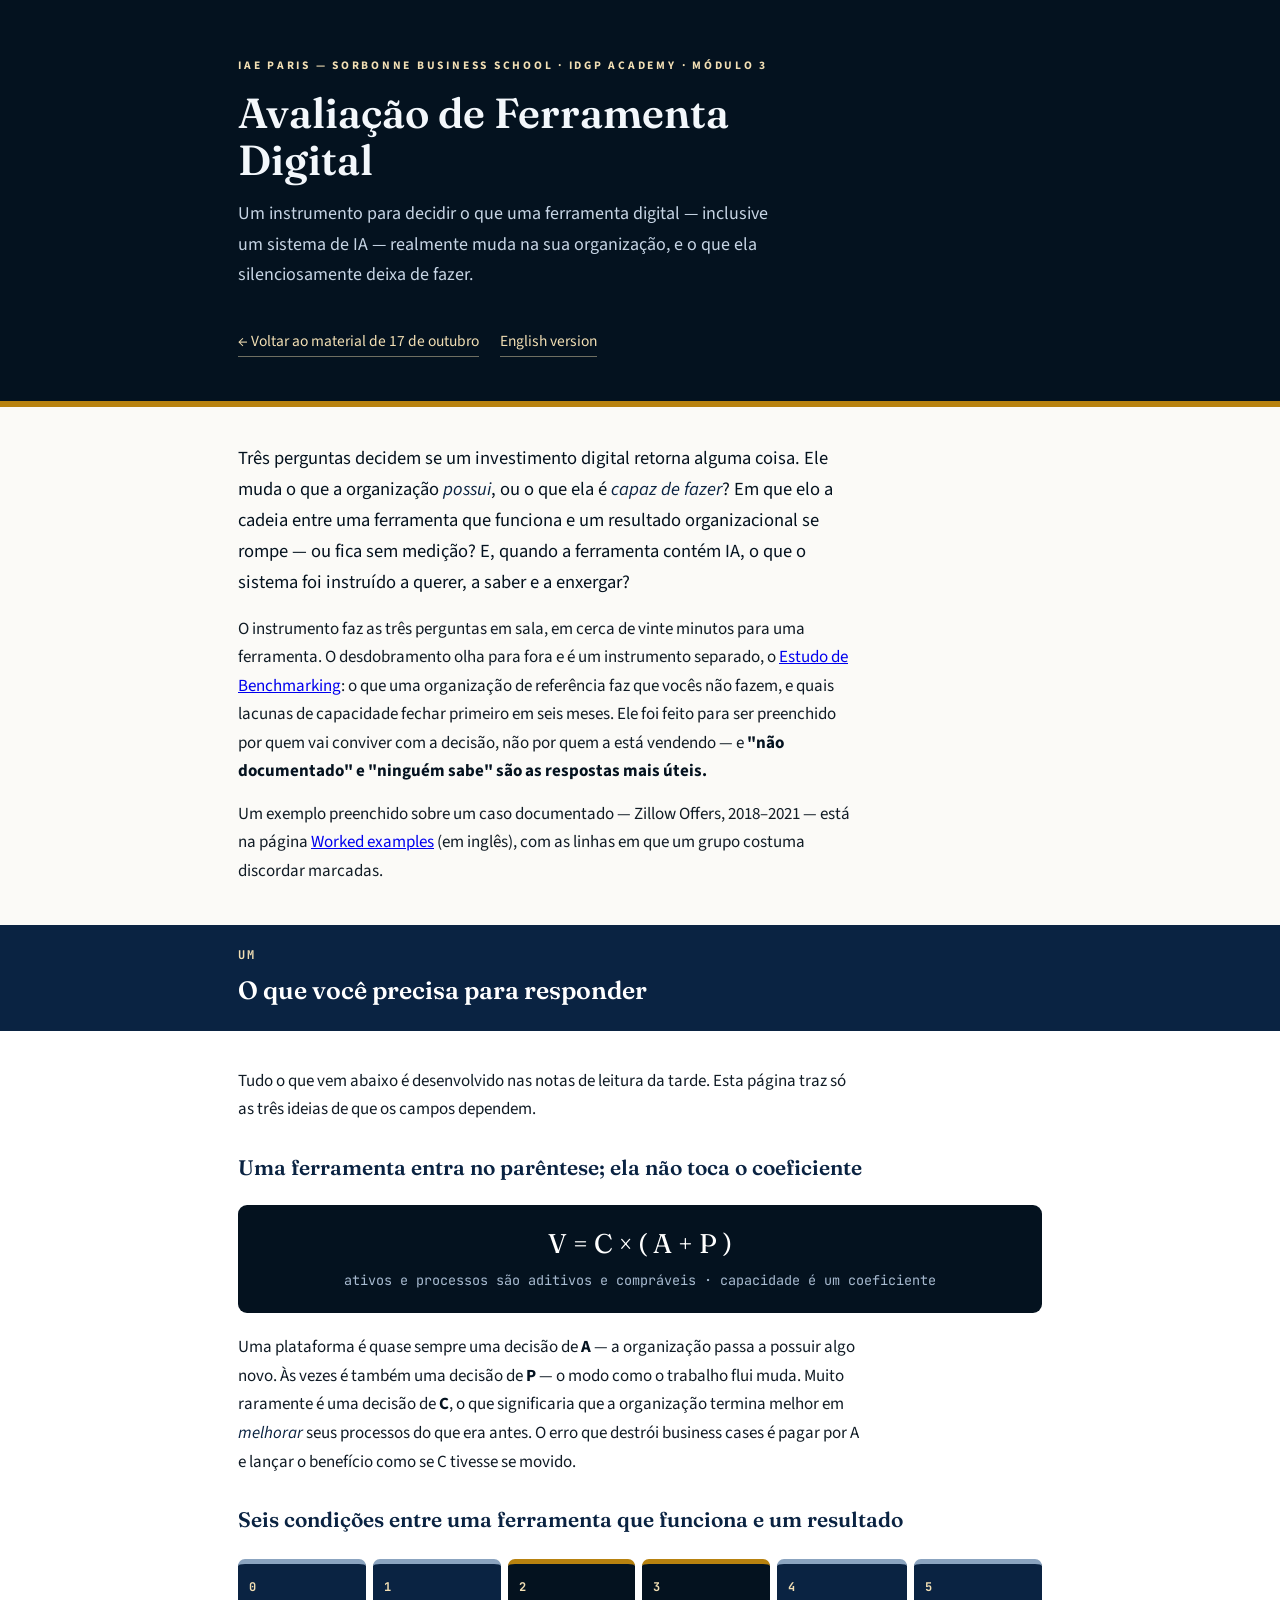
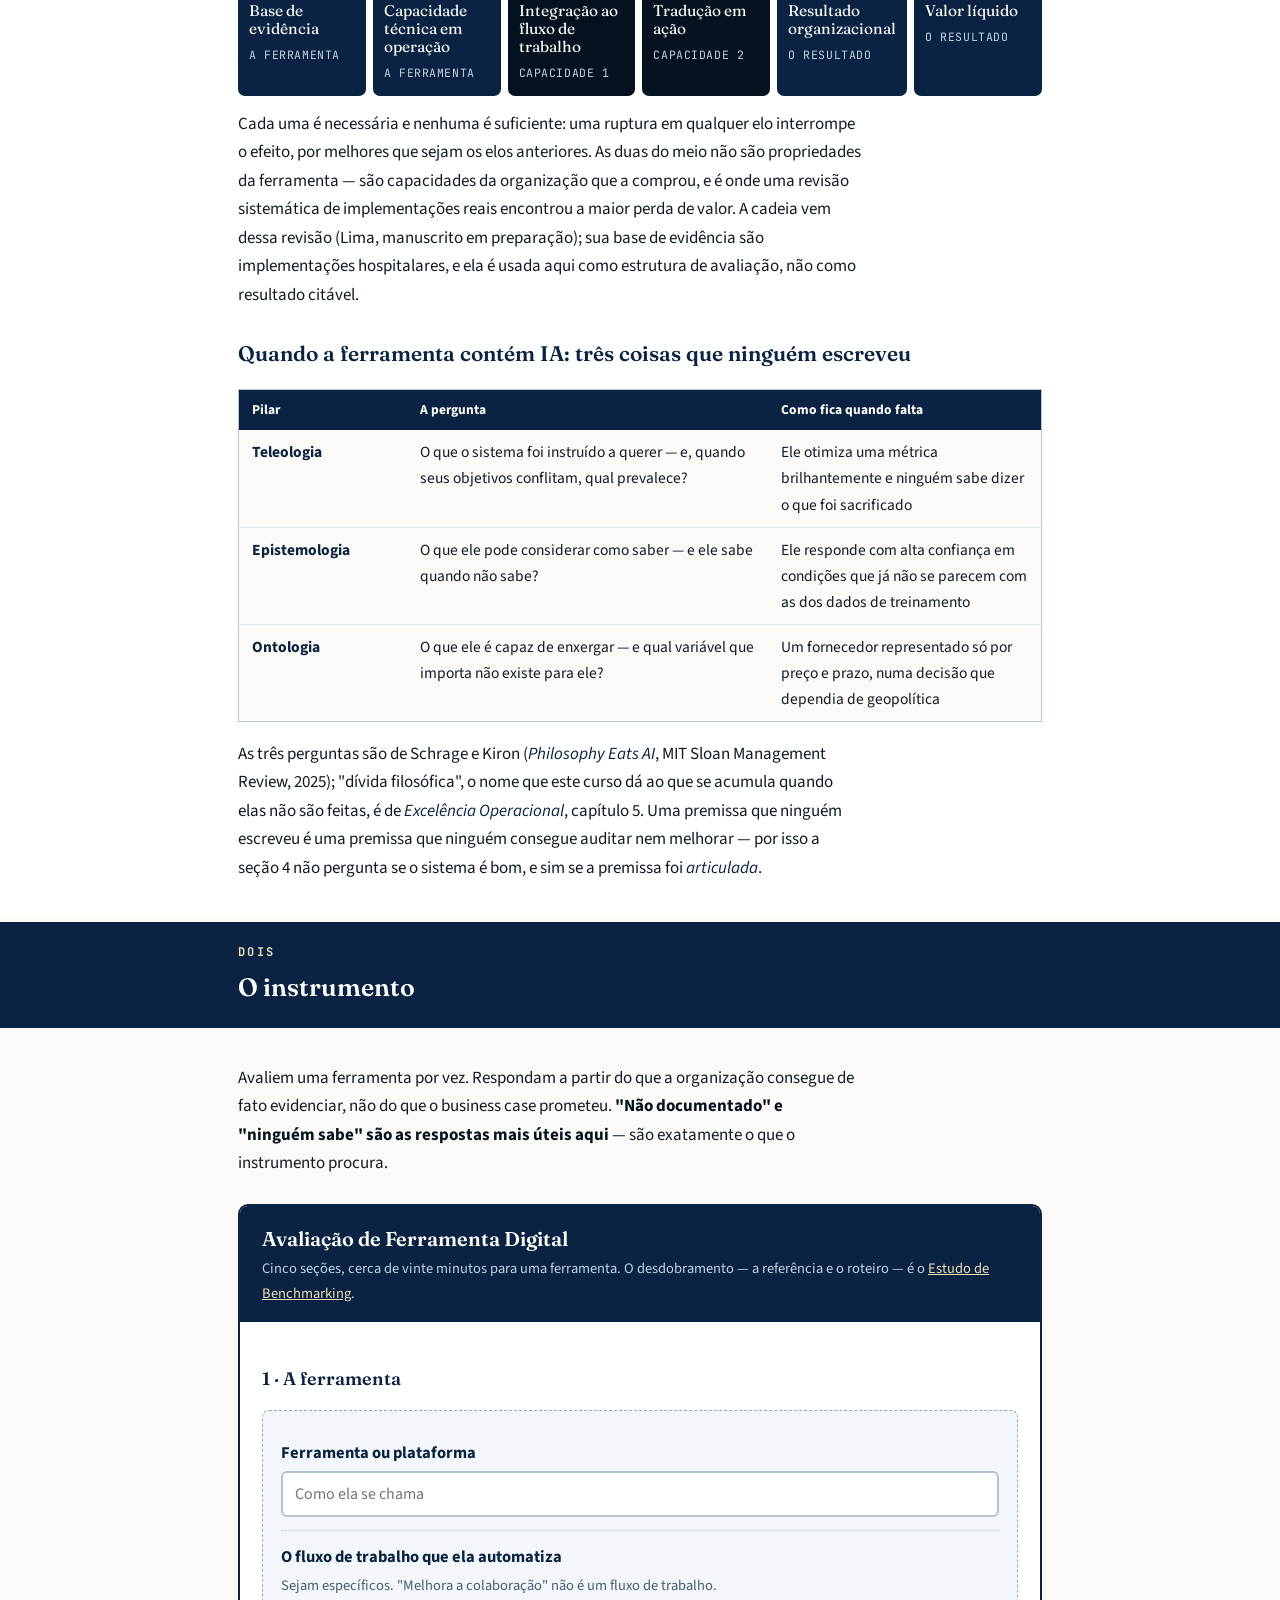
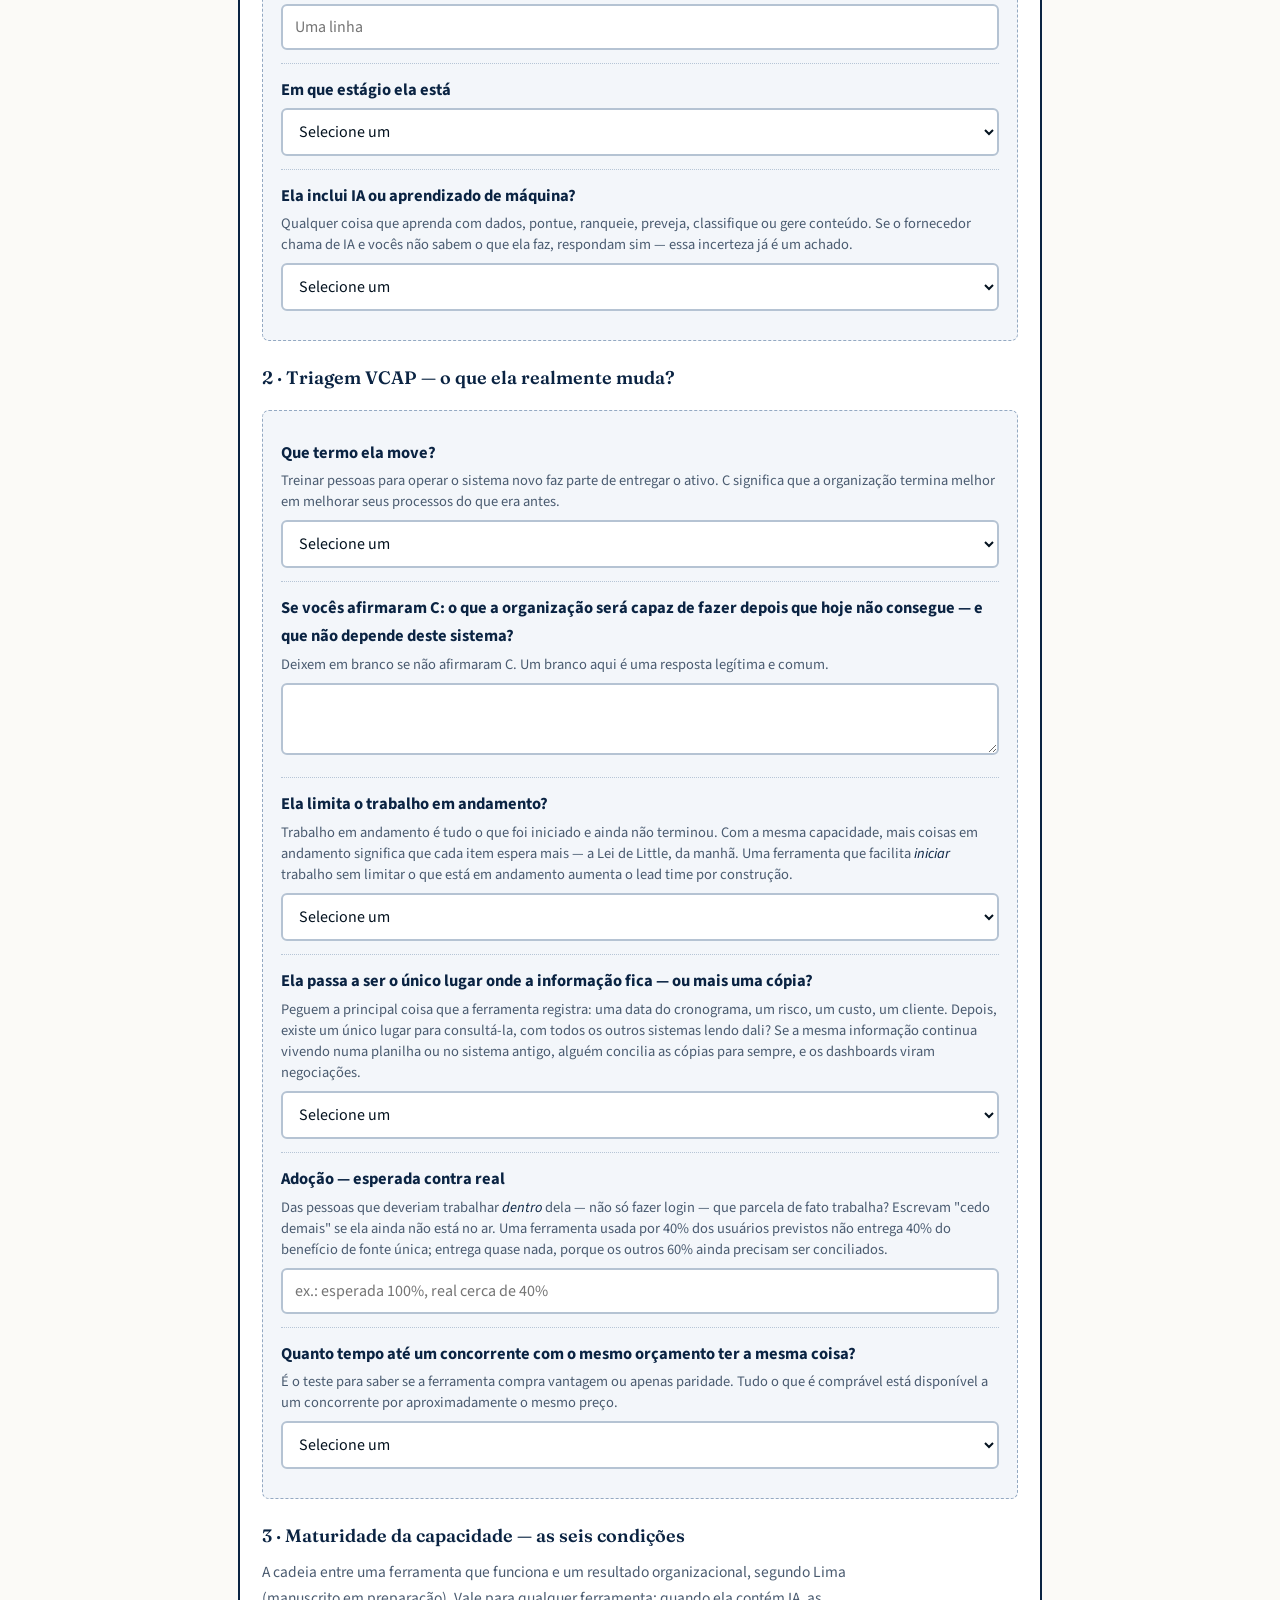
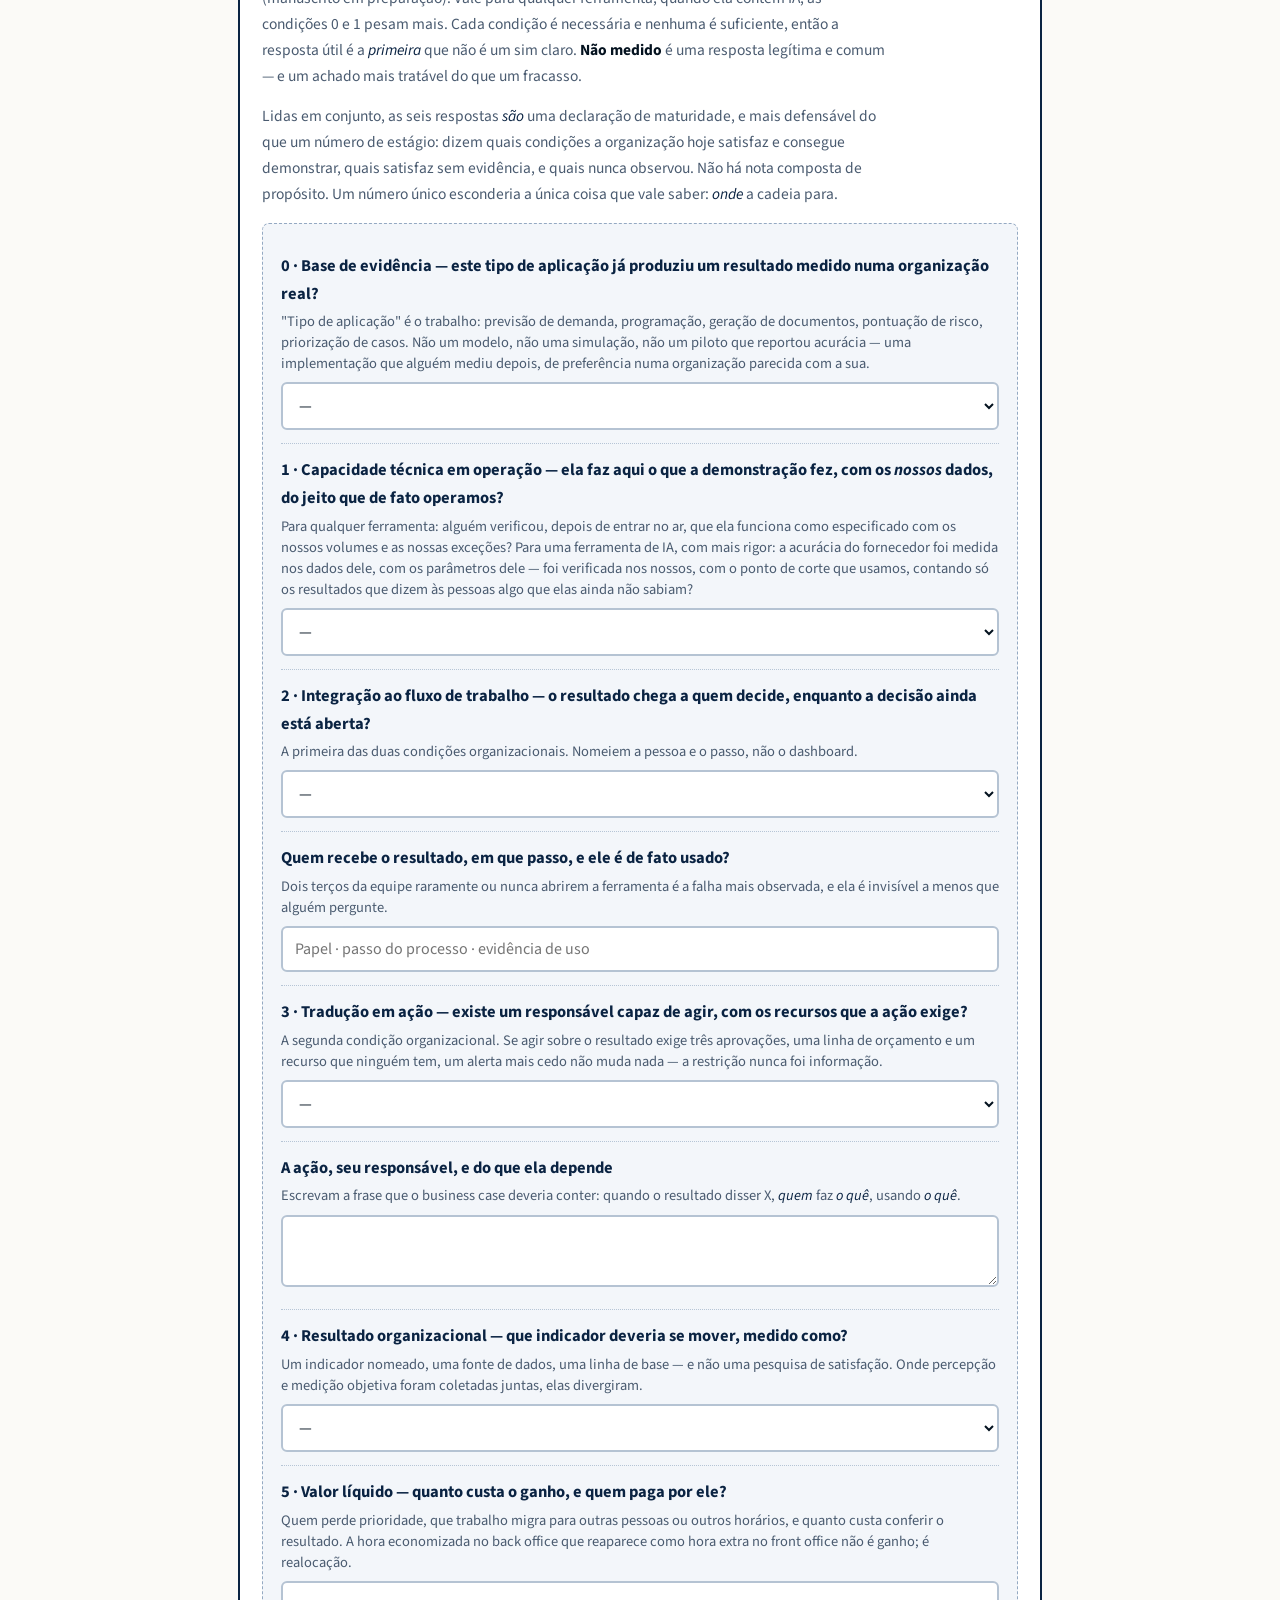
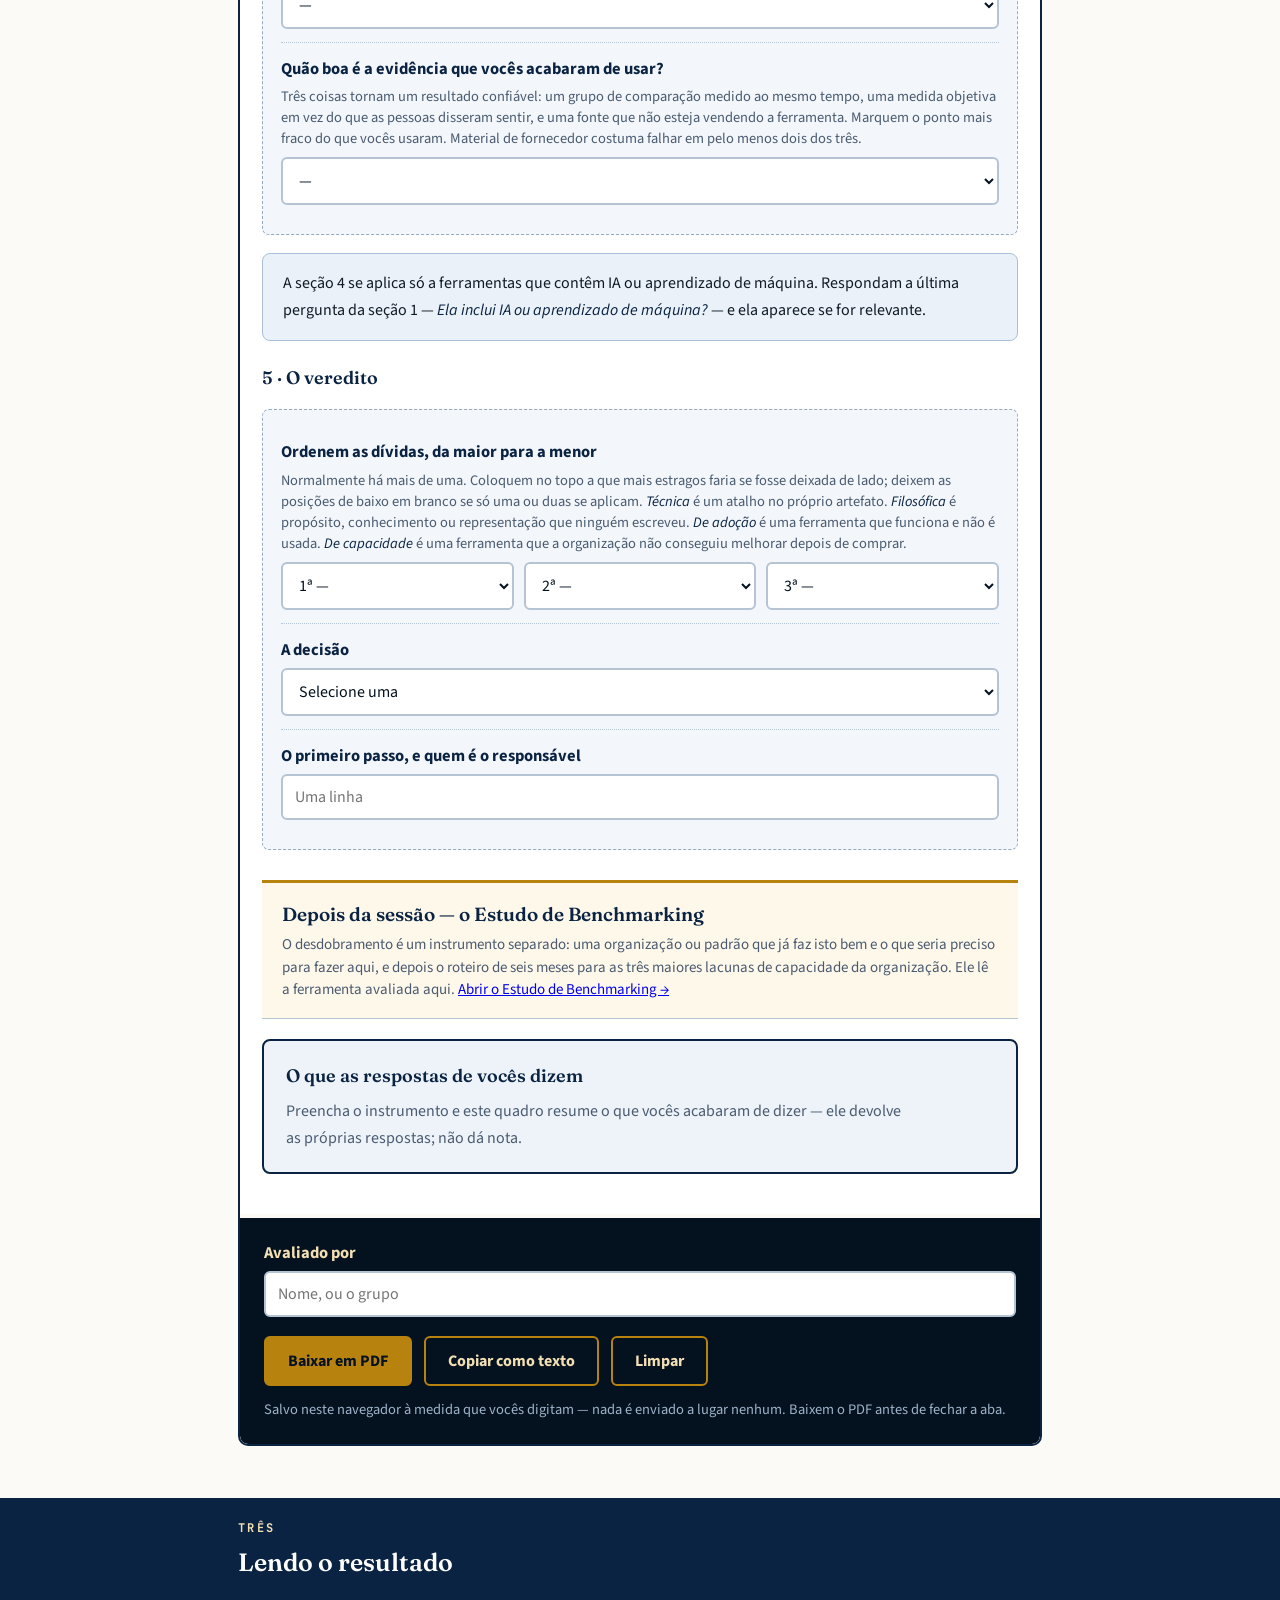
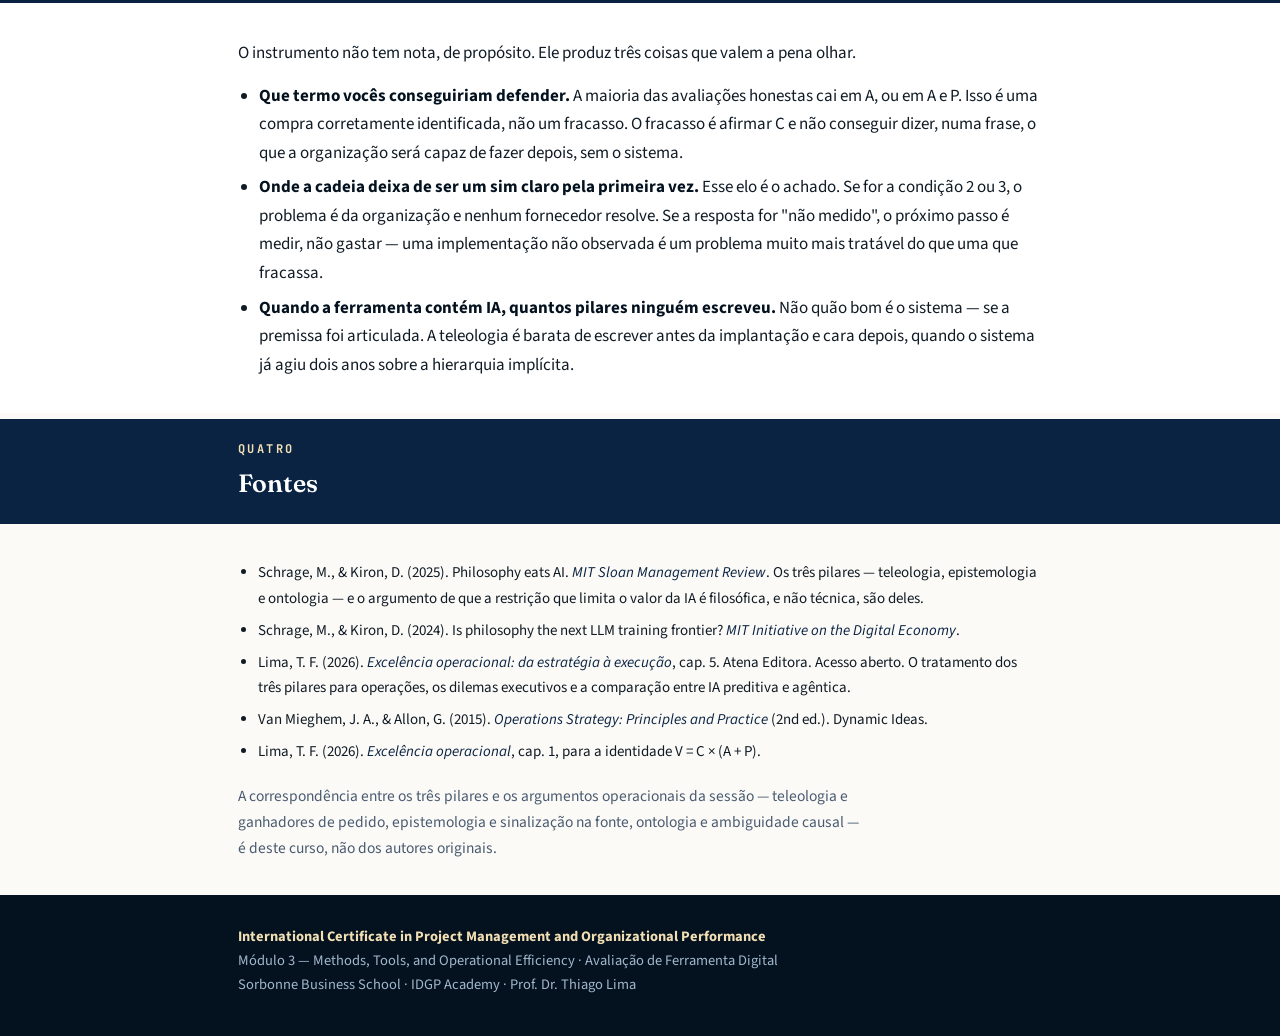
<file: avaliacao-ferramenta-digital.html>
<!DOCTYPE html>
<html lang="pt-BR">
<head>
<meta charset="UTF-8">
<meta name="viewport" content="width=device-width, initial-scale=1.0">
<title>Avaliação de Ferramenta Digital — Digital Tools &amp; Benchmarking</title>
<!-- share -->
<meta name="description" content="Instrumento da tarde, em português: triagem VCAP, a cadeia de seis condições e a auditoria de dívida filosófica. Exporta em PDF.">
<meta property="og:type" content="website">
<meta property="og:site_name" content="IAE Paris — Sorbonne Business School · IDGP Academy">
<meta property="og:title" content="Avaliação de Ferramenta Digital">
<meta property="og:description" content="Instrumento da tarde, em português. Exporta em PDF.">
<meta property="og:url" content="https://tflsixsigma-png.github.io/lean-six-sigma-digital-tools-benchmarking/avaliacao-ferramenta-digital.html">
<meta property="og:image" content="https://tflsixsigma-png.github.io/lean-six-sigma-digital-tools-benchmarking/img/share-card.png">
<meta property="og:image:width" content="1200">
<meta property="og:image:height" content="630">
<meta name="twitter:card" content="summary_large_image">
<!-- /share -->
<link rel="preconnect" href="https://fonts.googleapis.com">
<link href="https://fonts.googleapis.com/css2?family=Fraunces:opsz,wght@9..144,400;9..144,600&family=Source+Sans+3:ital,wght@0,400;0,600;0,700;1,400&family=JetBrains+Mono:wght@400;700&display=swap" rel="stylesheet">
<style>
:root{--navy:#0A2342;--ink:#04121F;--gold:#B8820F;--gold-soft:#F2DFB4;--paper:#FBFAF7;--card:#FFFFFF;--body:#101B25;--line:#B5C3D3;--line-soft:#DFE6EE}
*{box-sizing:border-box;margin:0;padding:0}
body{font-family:'Source Sans 3',system-ui,sans-serif;background:var(--paper);color:var(--body);line-height:1.68;font-size:17px}
.wrap{max-width:860px;margin:0 auto;padding:0 28px}
p{margin-bottom:14px;max-width:78ch}
strong{color:var(--ink);font-weight:700}
em{color:var(--navy)}

.cover{background:var(--ink);color:#F3F7FB;padding:56px 0 44px;border-bottom:6px solid var(--gold)}
.eyebrow{font-size:11.5px;letter-spacing:.24em;text-transform:uppercase;color:var(--gold-soft);font-weight:700;margin-bottom:15px}
.cover h1{font-family:'Fraunces',serif;font-weight:600;font-size:clamp(29px,4.4vw,42px);line-height:1.12;max-width:20ch;margin-bottom:15px}
.cover .sub{font-size:18px;color:#C6D4E4;max-width:62ch}
.back{display:inline-block;margin-top:24px;font-size:15.5px;color:var(--gold-soft);text-decoration:none;border-bottom:1px solid rgba(242,223,180,.45);padding-bottom:2px}
.back:hover{color:#fff;border-bottom-color:#fff}

.partbar{background:var(--navy);color:#fff;padding:20px 0;margin-top:6px}
.partbar .n{font-family:'JetBrains Mono',monospace;font-size:12px;letter-spacing:.2em;color:var(--gold-soft);font-weight:700}
.partbar h2{font-family:'Fraunces',serif;font-size:25px;font-weight:600;margin-top:3px}
section{padding:36px 0 20px}
section:nth-of-type(even){background:var(--card)}
h3{font-family:'Fraunces',serif;color:var(--navy);font-size:21px;font-weight:600;margin:26px 0 10px}
h3:first-child{margin-top:0}
h4{font-family:'Fraunces',serif;color:var(--navy);font-size:18px;font-weight:600;margin:22px 0 7px}
.lead{font-size:18.5px;color:var(--ink);max-width:70ch;margin-bottom:16px}

table{width:100%;border-collapse:collapse;margin:18px 0;font-size:15.5px;background:var(--card);border:1px solid var(--line)}
section:nth-of-type(even) table{background:var(--paper)}
th{background:var(--navy);color:#fff;text-align:left;padding:9px 13px;font-size:13.5px;font-weight:700}
td{padding:9px 13px;border-bottom:1px solid var(--line-soft);vertical-align:top}
tr:last-child td{border-bottom:none}
td.k{font-weight:700;color:var(--navy);white-space:nowrap}

.sixchain{display:grid;grid-template-columns:repeat(6,1fr);gap:7px;margin:22px 0 14px}
.sixchain .st{background:var(--navy);color:#fff;border-radius:7px;padding:13px 11px;border-top:5px solid #8BA4C0}
.sixchain .st.cap{background:var(--ink);border-top-color:var(--gold)}
.sixchain .st .n{font-family:'JetBrains Mono',monospace;font-size:12px;color:var(--gold-soft);font-weight:700;display:block}
.sixchain .st .t{font-family:'Fraunces',serif;font-size:15.5px;line-height:1.18;display:block;margin-top:4px;color:#fff}
.sixchain .st .r{font-size:11.5px;color:#C3D2E4;display:block;margin-top:7px;font-family:'JetBrains Mono',monospace;text-transform:uppercase;letter-spacing:.05em}
@media(max-width:820px){.sixchain{grid-template-columns:repeat(2,1fr)}}
.after{margin:30px 0 8px;padding:16px 20px;border-top:3px solid var(--gold);border-bottom:1px solid var(--line);background:#FEF8EA}
.after b{font-family:'Fraunces',serif;font-size:19px;color:var(--navy);font-weight:600;display:block}
.after span{display:block;font-size:15px;color:#4A5B70;margin-top:4px;line-height:1.5}
.grid3{display:grid;grid-template-columns:repeat(3,1fr);gap:10px}
@media(max-width:700px){.grid3{grid-template-columns:1fr}}
.note{border-left:5px solid var(--gold);background:#FEF8EA;padding:17px 21px;margin:20px 0}
.note .lbl{font-size:11px;letter-spacing:.18em;text-transform:uppercase;font-weight:700;color:#7E5B0C;display:block;margin-bottom:5px}
.eq{background:var(--ink);color:#fff;border-radius:9px;padding:22px;margin:20px 0;text-align:center}
.eq .f{font-family:'Fraunces',serif;font-size:27px;line-height:1.25}
.eq .c{font-size:13.5px;color:#A8BBD1;margin-top:8px;font-family:'JetBrains Mono',monospace}
ul.tight{margin:8px 0 14px 21px}
ul.tight li{margin-bottom:6px}

/* instrument */
.inst{border:2px solid var(--navy);border-radius:10px;overflow:hidden;margin:26px 0}
.inst .ih{background:var(--navy);color:#fff;padding:16px 22px}
.inst .ih b{font-family:'Fraunces',serif;font-size:20px;font-weight:600}
.inst .ih span{display:block;font-size:14.5px;color:#C2D3E6;margin-top:2px}
.inst .ib{padding:20px 22px;background:var(--card)}
.block{background:#F3F6FA;border:1px dashed #94A9C2;border-radius:7px;padding:16px 18px;margin:16px 0}
.field{padding:13px 0;border-bottom:1px dotted #B6C5D6}
.field:last-child{border-bottom:none}
.field label{display:block;font-weight:700;color:var(--navy);font-size:16.5px;margin-bottom:3px}
.field .hint{font-size:14.5px;color:#4A5B70;margin-bottom:8px;line-height:1.45}
.field input[type=text],.field select,.field textarea{
  font-family:'Source Sans 3',sans-serif;font-size:16px;width:100%;
  padding:10px 12px;border:2px solid #B5C3D3;border-radius:6px;background:#FFFFFF;color:var(--ink)
}
.field textarea{min-height:62px;resize:vertical;line-height:1.5}
.field input:focus,.field select:focus,.field textarea:focus{outline:3px solid var(--gold);outline-offset:1px;border-color:var(--navy)}
.pillar{border-left:7px solid var(--gold);padding-left:18px;margin:22px 0 6px}
.pillar h4{margin-top:0}
.pillar .map{font-size:15px;color:#4A5B70;margin-bottom:4px}
#ai-layer[hidden]{display:none}
.gate{background:#EAF1F8;border:1px solid #A9BFD8;border-radius:8px;padding:16px 20px;margin:18px 0;font-size:16px}

.readout{background:#EEF3F9;border:2px solid var(--navy);border-radius:8px;padding:20px 22px;margin:20px 0}
.readout h4{margin-top:0}
.readout ul{margin:8px 0 0 20px;font-size:16px}
.readout li{margin-bottom:7px}
.readout .none{color:#4A5B70;font-size:16px}

.exportbar{background:var(--ink);border-radius:0 0 8px 8px;padding:22px 24px;margin-top:4px}
.exportbar .field{border-bottom:none;padding-top:0}
.exportbar .field label{color:var(--gold-soft)}
.btnrow{display:flex;gap:12px;flex-wrap:wrap;margin-top:6px}
.btnrow button{font-family:'Source Sans 3',sans-serif;font-size:16px;font-weight:700;cursor:pointer;padding:12px 22px;border-radius:6px;border:2px solid var(--gold)}
.btnrow button.primary{background:var(--gold);color:var(--ink)}
.btnrow button.ghost{background:transparent;color:var(--gold-soft)}
.btnrow button:hover{background:#D9A32E;color:var(--ink)}
.btnrow button[disabled]{opacity:.6;cursor:wait}
.btnrow button:focus{outline:3px solid #FFFFFF;outline-offset:2px}
.savenote{font-size:14.5px;color:#9FB3C9;margin:12px 0 0;max-width:none}

.refs li{margin:0 0 7px 20px;font-size:15px}
footer{background:var(--ink);color:#A3B7CD;padding:30px 0 38px;font-size:14.5px}
footer b{color:var(--gold-soft)}
@media print{.exportbar{display:none}.field input,.field select,.field textarea{border:1px solid #777}#ai-layer[hidden]{display:block}}
</style>
</head>
<body>

<header class="cover">
  <div class="wrap">
    <div class="eyebrow">IAE Paris — Sorbonne Business School · IDGP Academy · Módulo 3</div>
    <h1>Avaliação de Ferramenta Digital</h1>
    <p class="sub">Um instrumento para decidir o que uma ferramenta digital — inclusive um sistema de IA — realmente muda na sua organização, e o que ela silenciosamente deixa de fazer.</p>
    <a class="back" href="index.html">← Voltar ao material de 17 de outubro</a>
    <a class="back" href="digital-tool-appraisal.html" style="margin-left:18px">English version</a>
  </div>
</header>

<section>
  <div class="wrap">
    <p class="lead">Três perguntas decidem se um investimento digital retorna alguma coisa. Ele muda o que a organização <em>possui</em>, ou o que ela é <em>capaz de fazer</em>? Em que elo a cadeia entre uma ferramenta que funciona e um resultado organizacional se rompe — ou fica sem medição? E, quando a ferramenta contém IA, o que o sistema foi instruído a querer, a saber e a enxergar?</p>
    <p>O instrumento faz as três perguntas em sala, em cerca de vinte minutos para uma ferramenta. O desdobramento olha para fora e é um instrumento separado, o <a href="estudo-de-benchmarking.html">Estudo de Benchmarking</a>: o que uma organização de referência faz que vocês não fazem, e quais lacunas de capacidade fechar primeiro em seis meses. Ele foi feito para ser preenchido por quem vai conviver com a decisão, não por quem a está vendendo — e <strong>"não documentado" e "ninguém sabe" são as respostas mais úteis.</strong></p>
    <p>Um exemplo preenchido sobre um caso documentado — Zillow Offers, 2018–2021 — está na página <a href="worked-examples.html#two">Worked examples</a> (em inglês), com as linhas em que um grupo costuma discordar marcadas.</p>
  </div>
</section>

<div class="partbar"><div class="wrap"><div class="n">UM</div><h2>O que você precisa para responder</h2></div></div>
<section>
  <div class="wrap">
    <p>Tudo o que vem abaixo é desenvolvido nas notas de leitura da tarde. Esta página traz só as três ideias de que os campos dependem.</p>

    <h3>Uma ferramenta entra no parêntese; ela não toca o coeficiente</h3>
    <div class="eq">
      <div class="f">V = C × ( A + P )</div>
      <div class="c">ativos e processos são aditivos e compráveis · capacidade é um coeficiente</div>
    </div>
    <p>Uma plataforma é quase sempre uma decisão de <strong>A</strong> — a organização passa a possuir algo novo. Às vezes é também uma decisão de <strong>P</strong> — o modo como o trabalho flui muda. Muito raramente é uma decisão de <strong>C</strong>, o que significaria que a organização termina melhor em <em>melhorar</em> seus processos do que era antes. O erro que destrói business cases é pagar por A e lançar o benefício como se C tivesse se movido.</p>

    <h3>Seis condições entre uma ferramenta que funciona e um resultado</h3>
    <div class="sixchain">
      <div class="st"><span class="n">0</span><span class="t">Base de evidência</span><span class="r">a ferramenta</span></div>
      <div class="st"><span class="n">1</span><span class="t">Capacidade técnica em operação</span><span class="r">a ferramenta</span></div>
      <div class="st cap"><span class="n">2</span><span class="t">Integração ao fluxo de trabalho</span><span class="r">capacidade 1</span></div>
      <div class="st cap"><span class="n">3</span><span class="t">Tradução em ação</span><span class="r">capacidade 2</span></div>
      <div class="st"><span class="n">4</span><span class="t">Resultado organizacional</span><span class="r">o resultado</span></div>
      <div class="st"><span class="n">5</span><span class="t">Valor líquido</span><span class="r">o resultado</span></div>
    </div>
    <p>Cada uma é necessária e nenhuma é suficiente: uma ruptura em qualquer elo interrompe o efeito, por melhores que sejam os elos anteriores. As duas do meio não são propriedades da ferramenta — são capacidades da organização que a comprou, e é onde uma revisão sistemática de implementações reais encontrou a maior perda de valor. A cadeia vem dessa revisão (Lima, manuscrito em preparação); sua base de evidência são implementações hospitalares, e ela é usada aqui como estrutura de avaliação, não como resultado citável.</p>

    <h3>Quando a ferramenta contém IA: três coisas que ninguém escreveu</h3>
    <table>
      <tr><th style="width:21%">Pilar</th><th>A pergunta</th><th style="width:34%">Como fica quando falta</th></tr>
      <tr><td class="k">Teleologia</td><td>O que o sistema foi instruído a querer — e, quando seus objetivos conflitam, qual prevalece?</td><td>Ele otimiza uma métrica brilhantemente e ninguém sabe dizer o que foi sacrificado</td></tr>
      <tr><td class="k">Epistemologia</td><td>O que ele pode considerar como saber — e ele sabe quando não sabe?</td><td>Ele responde com alta confiança em condições que já não se parecem com as dos dados de treinamento</td></tr>
      <tr><td class="k">Ontologia</td><td>O que ele é capaz de enxergar — e qual variável que importa não existe para ele?</td><td>Um fornecedor representado só por preço e prazo, numa decisão que dependia de geopolítica</td></tr>
    </table>
    <p>As três perguntas são de Schrage e Kiron (<em>Philosophy Eats AI</em>, MIT Sloan Management Review, 2025); "dívida filosófica", o nome que este curso dá ao que se acumula quando elas não são feitas, é de <em>Excelência Operacional</em>, capítulo 5. Uma premissa que ninguém escreveu é uma premissa que ninguém consegue auditar nem melhorar — por isso a seção 4 não pergunta se o sistema é bom, e sim se a premissa foi <em>articulada</em>.</p>
  </div>
</section>

<div class="partbar"><div class="wrap"><div class="n">DOIS</div><h2>O instrumento</h2></div></div>
<section>
  <div class="wrap">
    <p>Avaliem uma ferramenta por vez. Respondam a partir do que a organização consegue de fato evidenciar, não do que o business case prometeu. <strong>"Não documentado" e "ninguém sabe" são as respostas mais úteis aqui</strong> — são exatamente o que o instrumento procura.</p>

    <div class="inst">
      <div class="ih">
        <b>Avaliação de Ferramenta Digital</b>
        <span>Cinco seções, cerca de vinte minutos para uma ferramenta. O desdobramento — a referência e o roteiro — é o <a href="estudo-de-benchmarking.html" style="color:#F2DFB4">Estudo de Benchmarking</a>.</span>
      </div>
      <div class="ib" id="canvas">

        <h4>1 · A ferramenta</h4>
        <div class="block">
          <div class="field">
            <label for="t-name">Ferramenta ou plataforma</label>
            <input type="text" id="t-name" data-section="A ferramenta" data-label="Ferramenta ou plataforma" placeholder="Como ela se chama">
          </div>
          <div class="field">
            <label for="t-workflow">O fluxo de trabalho que ela automatiza</label>
            <div class="hint">Sejam específicos. "Melhora a colaboração" não é um fluxo de trabalho.</div>
            <input type="text" id="t-workflow" data-section="A ferramenta" data-label="Fluxo automatizado" placeholder="Uma linha">
          </div>
          <div class="field">
            <label for="t-stage">Em que estágio ela está</label>
            <select id="t-stage" data-section="A ferramenta" data-label="Estágio">
              <option value="">Selecione um</option>
              <option>Em avaliação — ainda não comprada</option>
              <option>Comprada, em implementação</option>
              <option>Em produção há menos de um ano</option>
              <option>Em produção há mais de um ano</option>
            </select>
          </div>
          <div class="field">
            <label for="t-ai">Ela inclui IA ou aprendizado de máquina?</label>
            <div class="hint">Qualquer coisa que aprenda com dados, pontue, ranqueie, preveja, classifique ou gere conteúdo. Se o fornecedor chama de IA e vocês não sabem o que ela faz, respondam sim — essa incerteza já é um achado.</div>
            <select id="t-ai" data-section="A ferramenta" data-label="Contém IA ou ML">
              <option value="">Selecione um</option>
              <option value="yes">Sim</option>
              <option value="unsure">Não sei — o fornecedor diz que sim; não sabemos dizer o que ela faz</option>
              <option value="no">Não</option>
            </select>
          </div>
        </div>

        <h4>2 · Triagem VCAP — o que ela realmente muda?</h4>
        <div class="block">
          <div class="field">
            <label for="t-term">Que termo ela move?</label>
            <div class="hint">Treinar pessoas para operar o sistema novo faz parte de entregar o ativo. C significa que a organização termina melhor em melhorar seus processos do que era antes.</div>
            <select id="t-term" data-section="Triagem VCAP" data-label="Termo que move">
              <option value="">Selecione um</option>
              <option value="A">A — passamos a possuir algo que não tínhamos</option>
              <option value="AP">A e P — o modo como o trabalho flui também muda</option>
              <option value="APC">A, P e C — depois também seremos melhores em melhorar</option>
              <option value="none">Honestamente, nenhum deles ainda</option>
            </select>
          </div>
          <div class="field">
            <label for="t-c">Se vocês afirmaram C: o que a organização será capaz de fazer depois que hoje não consegue — e que não depende deste sistema?</label>
            <div class="hint">Deixem em branco se não afirmaram C. Um branco aqui é uma resposta legítima e comum.</div>
            <textarea id="t-c" data-section="Triagem VCAP" data-label="A afirmação de C, defendida"></textarea>
          </div>
          <div class="field">
            <label for="t-wip">Ela limita o trabalho em andamento?</label>
            <div class="hint">Trabalho em andamento é tudo o que foi iniciado e ainda não terminou. Com a mesma capacidade, mais coisas em andamento significa que cada item espera mais — a Lei de Little, da manhã. Uma ferramenta que facilita <em>iniciar</em> trabalho sem limitar o que está em andamento aumenta o lead time por construção.</div>
            <select id="t-wip" data-section="Triagem VCAP" data-label="Limite de WIP">
              <option value="">Selecione um</option>
              <option>Sim — há um limite explícito, e ele é cumprido</option>
              <option>Há um limite que ninguém cumpre</option>
              <option value="flag-wip">Não — ela só facilita iniciar trabalho</option>
            </select>
          </div>
          <div class="field">
            <label for="t-truth">Ela passa a ser o único lugar onde a informação fica — ou mais uma cópia?</label>
            <div class="hint">Peguem a principal coisa que a ferramenta registra: uma data do cronograma, um risco, um custo, um cliente. Depois, existe um único lugar para consultá-la, com todos os outros sistemas lendo dali? Se a mesma informação continua vivendo numa planilha ou no sistema antigo, alguém concilia as cópias para sempre, e os dashboards viram negociações.</div>
            <select id="t-truth" data-section="Triagem VCAP" data-label="Fonte única, ou mais uma cópia">
              <option value="">Selecione um</option>
              <option>O único lugar — substitui as fontes atuais, e as outras são desligadas</option>
              <option value="flag-truth">Mais uma cópia — a mesma informação continua vivendo em outros lugares</option>
              <option>Nenhum dos dois — lê de um sistema existente e não guarda cópia própria</option>
            </select>
          </div>
          <div class="field">
            <label for="t-adopt">Adoção — esperada contra real</label>
            <div class="hint">Das pessoas que deveriam trabalhar <em>dentro</em> dela — não só fazer login — que parcela de fato trabalha? Escrevam "cedo demais" se ela ainda não está no ar. Uma ferramenta usada por 40% dos usuários previstos não entrega 40% do benefício de fonte única; entrega quase nada, porque os outros 60% ainda precisam ser conciliados.</div>
            <input type="text" id="t-adopt" data-section="Triagem VCAP" data-label="Adoção, esperada vs real" placeholder="ex.: esperada 100%, real cerca de 40%">
          </div>
          <div class="field">
            <label for="t-replicate">Quanto tempo até um concorrente com o mesmo orçamento ter a mesma coisa?</label>
            <div class="hint">É o teste para saber se a ferramenta compra vantagem ou apenas paridade. Tudo o que é comprável está disponível a um concorrente por aproximadamente o mesmo preço.</div>
            <select id="t-replicate" data-section="Triagem VCAP" data-label="Tempo até replicação">
              <option value="">Selecione um</option>
              <option value="flag-rep">Meses — eles comprariam o mesmo produto</option>
              <option>Um ou dois anos</option>
              <option>Mais, por causa do que também teríamos de construir</option>
            </select>
          </div>
        </div>

        <h4>3 · Maturidade da capacidade — as seis condições</h4>
        <p style="font-size:15.5px;color:#4A5B70">A cadeia entre uma ferramenta que funciona e um resultado organizacional, segundo Lima (manuscrito em preparação). Vale para qualquer ferramenta; quando ela contém IA, as condições 0 e 1 pesam mais. Cada condição é necessária e nenhuma é suficiente, então a resposta útil é a <em>primeira</em> que não é um sim claro. <strong>Não medido</strong> é uma resposta legítima e comum — e um achado mais tratável do que um fracasso.</p>
        <p style="font-size:15.5px;color:#4A5B70">Lidas em conjunto, as seis respostas <em>são</em> uma declaração de maturidade, e mais defensável do que um número de estágio: dizem quais condições a organização hoje satisfaz e consegue demonstrar, quais satisfaz sem evidência, e quais nunca observou. Não há nota composta de propósito. Um número único esconderia a única coisa que vale saber: <em>onde</em> a cadeia para.</p>

        <div class="block">
          <div class="field">
            <label for="k-0">0 · Base de evidência — este tipo de aplicação já produziu um resultado medido numa organização real?</label>
            <div class="hint">"Tipo de aplicação" é o trabalho: previsão de demanda, programação, geração de documentos, pontuação de risco, priorização de casos. Não um modelo, não uma simulação, não um piloto que reportou acurácia — uma implementação que alguém mediu depois, de preferência numa organização parecida com a sua.</div>
            <select id="k-0" data-section="As seis condições" data-label="0 · Base de evidência">
              <option value="">—</option>
              <option>Sim, numa organização comparável</option>
              <option>Em parte — há resultados, mas divergem</option>
              <option value="flag-k0">Não, só modelagem ou material do fornecedor</option>
              <option value="flag-ku">Não medido, ou ninguém olhou</option>
            </select>
          </div>
          <div class="field">
            <label for="k-1">1 · Capacidade técnica em operação — ela faz aqui o que a demonstração fez, com os <em>nossos</em> dados, do jeito que de fato operamos?</label>
            <div class="hint">Para qualquer ferramenta: alguém verificou, depois de entrar no ar, que ela funciona como especificado com os nossos volumes e as nossas exceções? Para uma ferramenta de IA, com mais rigor: a acurácia do fornecedor foi medida nos dados dele, com os parâmetros dele — foi verificada nos nossos, com o ponto de corte que usamos, contando só os resultados que dizem às pessoas algo que elas ainda não sabiam?</div>
            <select id="k-1" data-section="As seis condições" data-label="1 · Capacidade técnica em operação">
              <option value="">—</option>
              <option>Sim, verificada localmente após a implantação</option>
              <option>Em parte — verificada uma vez, não monitorada</option>
              <option value="flag-k1">Não, ou o desempenho se deteriorou</option>
              <option value="flag-ku">Não medido</option>
            </select>
          </div>
          <div class="field">
            <label for="k-2">2 · Integração ao fluxo de trabalho — o resultado chega a quem decide, enquanto a decisão ainda está aberta?</label>
            <div class="hint">A primeira das duas condições organizacionais. Nomeiem a pessoa e o passo, não o dashboard.</div>
            <select id="k-2" data-section="As seis condições" data-label="2 · Integração ao fluxo de trabalho">
              <option value="">—</option>
              <option>Sim — destinatário nomeado, dentro da janela da decisão</option>
              <option>Em parte — chega, mas tarde ou ao papel errado</option>
              <option value="flag-k2">Não — está disponível, mas não é entregue</option>
              <option value="flag-ku">Não medido — não sabemos se é usado</option>
            </select>
          </div>
          <div class="field">
            <label for="k-2b">Quem recebe o resultado, em que passo, e ele é de fato usado?</label>
            <div class="hint">Dois terços da equipe raramente ou nunca abrirem a ferramenta é a falha mais observada, e ela é invisível a menos que alguém pergunte.</div>
            <input type="text" id="k-2b" data-section="As seis condições" data-label="Destinatário, passo e uso real" placeholder="Papel · passo do processo · evidência de uso">
          </div>
          <div class="field">
            <label for="k-3">3 · Tradução em ação — existe um responsável capaz de agir, com os recursos que a ação exige?</label>
            <div class="hint">A segunda condição organizacional. Se agir sobre o resultado exige três aprovações, uma linha de orçamento e um recurso que ninguém tem, um alerta mais cedo não muda nada — a restrição nunca foi informação.</div>
            <select id="k-3" data-section="As seis condições" data-label="3 · Tradução em ação">
              <option value="">—</option>
              <option>Sim — responsável nomeado, com recursos, baixa barreira</option>
              <option>Em parte — responsável nomeado, recursos em disputa</option>
              <option value="flag-k3">Não — identificação sem capacidade de agir</option>
              <option value="flag-ku">Não medido — não sabemos a taxa de execução</option>
            </select>
          </div>
          <div class="field">
            <label for="k-3b">A ação, seu responsável, e do que ela depende</label>
            <div class="hint">Escrevam a frase que o business case deveria conter: quando o resultado disser X, <em>quem</em> faz <em>o quê</em>, usando <em>o quê</em>.</div>
            <textarea id="k-3b" data-section="As seis condições" data-label="A ação, o responsável e as dependências"></textarea>
          </div>
          <div class="field">
            <label for="k-4">4 · Resultado organizacional — que indicador deveria se mover, medido como?</label>
            <div class="hint">Um indicador nomeado, uma fonte de dados, uma linha de base — e não uma pesquisa de satisfação. Onde percepção e medição objetiva foram coletadas juntas, elas divergiram.</div>
            <select id="k-4" data-section="As seis condições" data-label="4 · Resultado organizacional">
              <option value="">—</option>
              <option>Sim — indicador, fonte e linha de base nomeados</option>
              <option>Em parte — indicador nomeado, sem linha de base</option>
              <option value="flag-k4">Não — benefício declarado em termos gerais</option>
              <option value="flag-k4">Medido só pelo que os usuários relatam</option>
            </select>
          </div>
          <div class="field">
            <label for="k-5">5 · Valor líquido — quanto custa o ganho, e quem paga por ele?</label>
            <div class="hint">Quem perde prioridade, que trabalho migra para outras pessoas ou outros horários, e quanto custa conferir o resultado. A hora economizada no back office que reaparece como hora extra no front office não é ganho; é realocação.</div>
            <select id="k-5" data-section="As seis condições" data-label="5 · Valor líquido">
              <option value="">—</option>
              <option>Sim — o custo deslocado está identificado e aceito</option>
              <option>Em parte — suspeitado, mas não quantificado</option>
              <option value="flag-k5">Não — só o ganho foi contado</option>
              <option value="flag-ku">Não medido</option>
            </select>
          </div>
          <div class="field">
            <label for="k-valid">Quão boa é a evidência que vocês acabaram de usar?</label>
            <div class="hint">Três coisas tornam um resultado confiável: um grupo de comparação medido ao mesmo tempo, uma medida objetiva em vez do que as pessoas disseram sentir, e uma fonte que não esteja vendendo a ferramenta. Marquem o ponto mais fraco do que vocês usaram. Material de fornecedor costuma falhar em pelo menos dois dos três.</div>
            <select id="k-valid" data-section="As seis condições" data-label="Ponto mais fraco da evidência">
              <option value="">—</option>
              <option>Nenhum — grupo de comparação simultâneo, medida objetiva, fonte independente</option>
              <option value="flag-kv">Sem grupo de comparação — só antes e depois, então qualquer outra mudança é creditada à ferramenta</option>
              <option value="flag-kv">Medido pelo que os usuários relataram, não por um número objetivo</option>
              <option value="flag-kv">Os números vêm do fornecedor</option>
              <option value="flag-kv">Mais de um destes</option>
            </select>
          </div>
        </div>
        <div class="gate" id="ai-gate">A seção 4 se aplica só a ferramentas que contêm IA ou aprendizado de máquina. Respondam a última pergunta da seção 1 — <em>Ela inclui IA ou aprendizado de máquina?</em> — e ela aparece se for relevante.</div>

        <div id="ai-layer" hidden>
          <h4>4 · Auditoria de dívida filosófica — só para IA</h4>
          <p style="font-size:15.5px;color:#4A5B70">Três pilares, segundo Schrage e Kiron. A pergunta em cada caso não é se o sistema é bom, e sim se a organização <em>articulou</em> a premissa — porque uma premissa que ninguém escreveu é uma premissa que ninguém consegue auditar nem melhorar.</p>

          <div class="pillar">
            <h4>Teleologia — o que ele foi instruído a querer</h4>
            <div class="map">A hierarquia de propósitos. A mais crítica, e a mais pulada.</div>
          </div>
          <div class="block">
            <div class="field">
              <label for="p-objective">O que ele está otimizando, exatamente?</label>
              <div class="hint">O número que o sistema de fato tenta maximizar ou minimizar — custo por pedido, erro de previsão, tempo de resolução — não a meta de negócio contra a qual ele foi vendido. Se ninguém souber dizer, escrevam "desconhecido". Esse é o achado, não uma lacuna na resposta.</div>
              <input type="text" id="p-objective" data-section="Teleologia" data-label="O que ele otimiza" placeholder="A métrica que ele de fato maximiza ou minimiza">
            </div>
            <div class="field">
              <label for="p-hierarchy">A hierarquia de objetivos está documentada?</label>
              <div class="hint">Quando custo, nível de serviço, risco e sustentabilidade conflitam, está escrito qual prevalece?</div>
              <select id="p-hierarchy" data-section="Teleologia" data-label="Hierarquia de objetivos documentada">
                <option value="">Selecione um</option>
                <option>Sim — escrita, com dono e revisada</option>
                <option>Escrita uma vez, nunca revisitada</option>
                <option value="flag-teleology">Não documentada — está implícita na configuração</option>
                <option value="flag-teleology">Ninguém nesta organização saberia responder</option>
              </select>
            </div>
          </div>

          <div class="pillar">
            <h4>Epistemologia — o que ele pode considerar como saber</h4>
            <div class="map">Como ele adquire conhecimento, como o valida, e como expressa certeza.</div>
          </div>
          <div class="block">
            <div class="field">
              <label for="p-uncertainty">Ele expressa incerteza, e acontece alguma coisa quando ela é alta?</label>
              <select id="p-uncertainty" data-section="Epistemologia" data-label="Incerteza e escalonamento">
                <option value="">Selecione um</option>
                <option>Sim — baixa confiança escala para uma pessoa, automaticamente</option>
                <option>Ele informa a confiança; nada é acionado por ela</option>
                <option value="flag-epistemology">Ele responde sem confiança declarada</option>
                <option value="flag-epistemology">Não sabemos</option>
              </select>
            </div>
            <div class="field">
              <label for="p-invalidate">O que invalidaria os dados de treinamento dele?</label>
              <div class="hint">Um modelo aprende as condições que geraram seus dados. Nomeiem o evento que encerraria essas condições — uma mudança de mercado, uma regulação, uma reorganização, uma pandemia.</div>
              <textarea id="p-invalidate" data-section="Epistemologia" data-label="O que invalidaria os dados de treinamento"></textarea>
            </div>
          </div>

          <div class="pillar">
            <h4>Ontologia — o que ele é capaz de enxergar</h4>
            <div class="map">Que entidades ele reconhece, que relações modela, que variáveis não existem para ele.</div>
          </div>
          <div class="block">
            <div class="field">
              <label for="p-missing">O que foi dado ao sistema como substituto daquilo que vocês de fato querem — e o que o substituto deixa de fora?</label>
              <div class="hint">O exemplo de Schrage e Kiron: uma empresa quer clientes fiéis e entrega ao sistema recência, frequência, gasto e NPS. Isso são aproximações, não fidelidade, e o sistema otimiza as aproximações. Escrevam o que vocês querem, a medida que o sistema recebeu no lugar, e uma coisa que importa para a decisão e que essa medida não enxerga — um relacionamento, uma mudança regulatória, a fragilidade de um fornecedor. O mapa não é o território.</div>
              <textarea id="p-missing" data-section="Ontologia" data-label="O que se quer, o substituto recebido, e o que ele deixa de fora"></textarea>
            </div>
            <div class="field">
              <label for="p-review">Quem revisa o que o sistema representa, e quando?</label>
              <select id="p-review" data-section="Ontologia" data-label="Revisão da representação">
                <option value="">Selecione um</option>
                <option>Um responsável nomeado, com periodicidade fixa</option>
                <option>Só quando algo dá errado</option>
                <option value="flag-ontology">Ninguém — ele tem a representação com que foi construído</option>
              </select>
            </div>
          </div>

        </div>

        <h4>5 · O veredito</h4>
        <div class="block">
          <div class="field">
            <label for="t-debt">Ordenem as dívidas, da maior para a menor</label>
            <div class="hint">Normalmente há mais de uma. Coloquem no topo a que mais estragos faria se fosse deixada de lado; deixem as posições de baixo em branco se só uma ou duas se aplicam. <em>Técnica</em> é um atalho no próprio artefato. <em>Filosófica</em> é propósito, conhecimento ou representação que ninguém escreveu. <em>De adoção</em> é uma ferramenta que funciona e não é usada. <em>De capacidade</em> é uma ferramenta que a organização não conseguiu melhorar depois de comprar.</div>
            <div class="grid3">
              <select id="t-debt" data-section="O veredito" data-label="Maior dívida">
                <option value="">1ª —</option>
                <option>Técnica</option><option>Filosófica</option><option>De adoção</option><option>De capacidade</option>
                <option>Nenhuma que consigamos ver</option>
              </select>
              <select id="t-debt2" data-section="O veredito" data-label="Segunda dívida">
                <option value="">2ª —</option>
                <option>Técnica</option><option>Filosófica</option><option>De adoção</option><option>De capacidade</option>
              </select>
              <select id="t-debt3" data-section="O veredito" data-label="Terceira dívida">
                <option value="">3ª —</option>
                <option>Técnica</option><option>Filosófica</option><option>De adoção</option><option>De capacidade</option>
              </select>
            </div>
          </div>
          <div class="field">
            <label for="t-decision">A decisão</label>
            <select id="t-decision" data-section="O veredito" data-label="Decisão">
              <option value="">Selecione uma</option>
              <option>Seguir</option>
              <option>Seguir quando condições nomeadas forem cumpridas — escrevam a primeira delas como o passo abaixo</option>
              <option>Pausar — a dívida precisa ser paga antes</option>
              <option>Não seguir</option>
            </select>
          </div>
          <div class="field">
            <label for="t-step">O primeiro passo, e quem é o responsável</label>
            <input type="text" id="t-step" data-section="O veredito" data-label="Primeiro passo e responsável" placeholder="Uma linha">
          </div>
        </div>

        <div class="after">
          <b>Depois da sessão — o Estudo de Benchmarking</b>
          <span>O desdobramento é um instrumento separado: uma organização ou padrão que já faz isto bem e o que seria preciso para fazer aqui, e depois o roteiro de seis meses para as três maiores lacunas de capacidade da organização. Ele lê a ferramenta avaliada aqui. <a href="estudo-de-benchmarking.html">Abrir o Estudo de Benchmarking →</a></span>
        </div>

        <div class="readout" id="readout">
          <h4>O que as respostas de vocês dizem</h4>
          <div id="readout-body"></div>
        </div>

      </div>
      <div class="exportbar">
        <div class="field">
          <label for="t-who">Avaliado por</label>
          <input type="text" id="t-who" data-label="Avaliado por" placeholder="Nome, ou o grupo">
        </div>
        <div class="btnrow">
          <button type="button" class="primary" id="t-download">Baixar em PDF</button>
          <button type="button" class="ghost" id="t-copy">Copiar como texto</button>
          <button type="button" class="ghost" id="t-clear">Limpar</button>
        </div>
        <p class="savenote">Salvo neste navegador à medida que vocês digitam — nada é enviado a lugar nenhum. Baixem o PDF antes de fechar a aba.</p>
      </div>
    </div>
  </div>
</section>

<div class="partbar"><div class="wrap"><div class="n">TRÊS</div><h2>Lendo o resultado</h2></div></div>
<section>
  <div class="wrap">
    <p>O instrumento não tem nota, de propósito. Ele produz três coisas que valem a pena olhar.</p>
    <ul class="tight">
      <li><strong>Que termo vocês conseguiriam defender.</strong> A maioria das avaliações honestas cai em A, ou em A e P. Isso é uma compra corretamente identificada, não um fracasso. O fracasso é afirmar C e não conseguir dizer, numa frase, o que a organização será capaz de fazer depois, sem o sistema.</li>
      <li><strong>Onde a cadeia deixa de ser um sim claro pela primeira vez.</strong> Esse elo é o achado. Se for a condição 2 ou 3, o problema é da organização e nenhum fornecedor resolve. Se a resposta for "não medido", o próximo passo é medir, não gastar — uma implementação não observada é um problema muito mais tratável do que uma que fracassa.</li>
      <li><strong>Quando a ferramenta contém IA, quantos pilares ninguém escreveu.</strong> Não quão bom é o sistema — se a premissa foi articulada. A teleologia é barata de escrever antes da implantação e cara depois, quando o sistema já agiu dois anos sobre a hierarquia implícita.</li>
    </ul>
  </div>
</section>

<div class="partbar"><div class="wrap"><div class="n">QUATRO</div><h2>Fontes</h2></div></div>
<section>
  <div class="wrap">
    <ul class="refs">
      <li>Schrage, M., &amp; Kiron, D. (2025). Philosophy eats AI. <em>MIT Sloan Management Review</em>. Os três pilares — teleologia, epistemologia e ontologia — e o argumento de que a restrição que limita o valor da IA é filosófica, e não técnica, são deles.</li>
      <li>Schrage, M., &amp; Kiron, D. (2024). Is philosophy the next LLM training frontier? <em>MIT Initiative on the Digital Economy</em>.</li>
      <li>Lima, T. F. (2026). <em>Excelência operacional: da estratégia à execução</em>, cap. 5. Atena Editora. Acesso aberto. O tratamento dos três pilares para operações, os dilemas executivos e a comparação entre IA preditiva e agêntica.</li>
      <li>Van Mieghem, J. A., &amp; Allon, G. (2015). <em>Operations Strategy: Principles and Practice</em> (2nd ed.). Dynamic Ideas.</li>
      <li>Lima, T. F. (2026). <em>Excelência operacional</em>, cap. 1, para a identidade V = C × (A + P).</li>
    </ul>
    <p style="font-size:15.5px;color:#4A5B70;margin-top:18px">A correspondência entre os três pilares e os argumentos operacionais da sessão — teleologia e ganhadores de pedido, epistemologia e sinalização na fonte, ontologia e ambiguidade causal — é deste curso, não dos autores originais.</p>
  </div>
</section>

<footer>
  <div class="wrap">
    <b>International Certificate in Project Management and Organizational Performance</b><br>
    Módulo 3 — Methods, Tools, and Operational Efficiency · Avaliação de Ferramenta Digital<br>
    Sorbonne Business School · IDGP Academy · Prof. Dr. Thiago Lima
  </div>
</footer>

<script src="js/instrument.js"></script>
<script src="js/tool-appraisal.js"></script>
<script>
ToolAppraisal.init('pt');
</script>

</body>
</html>
</file>
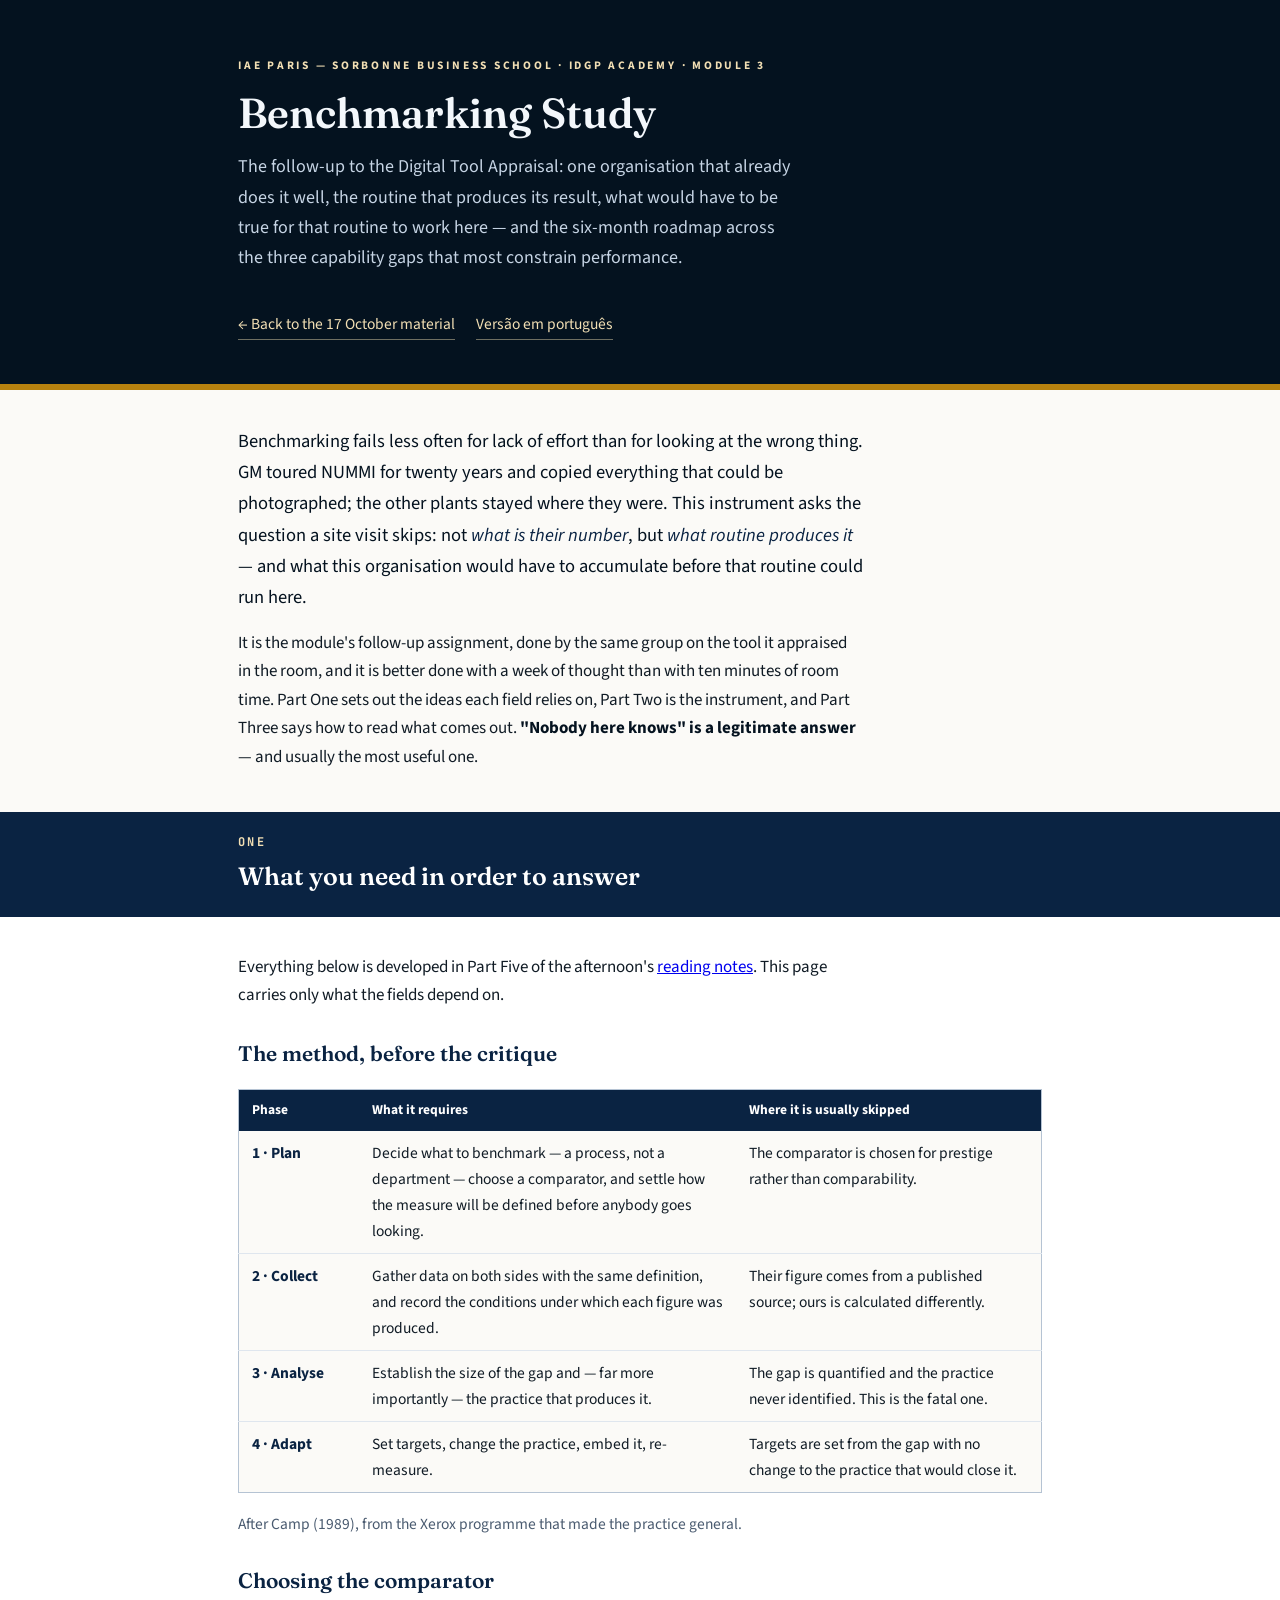
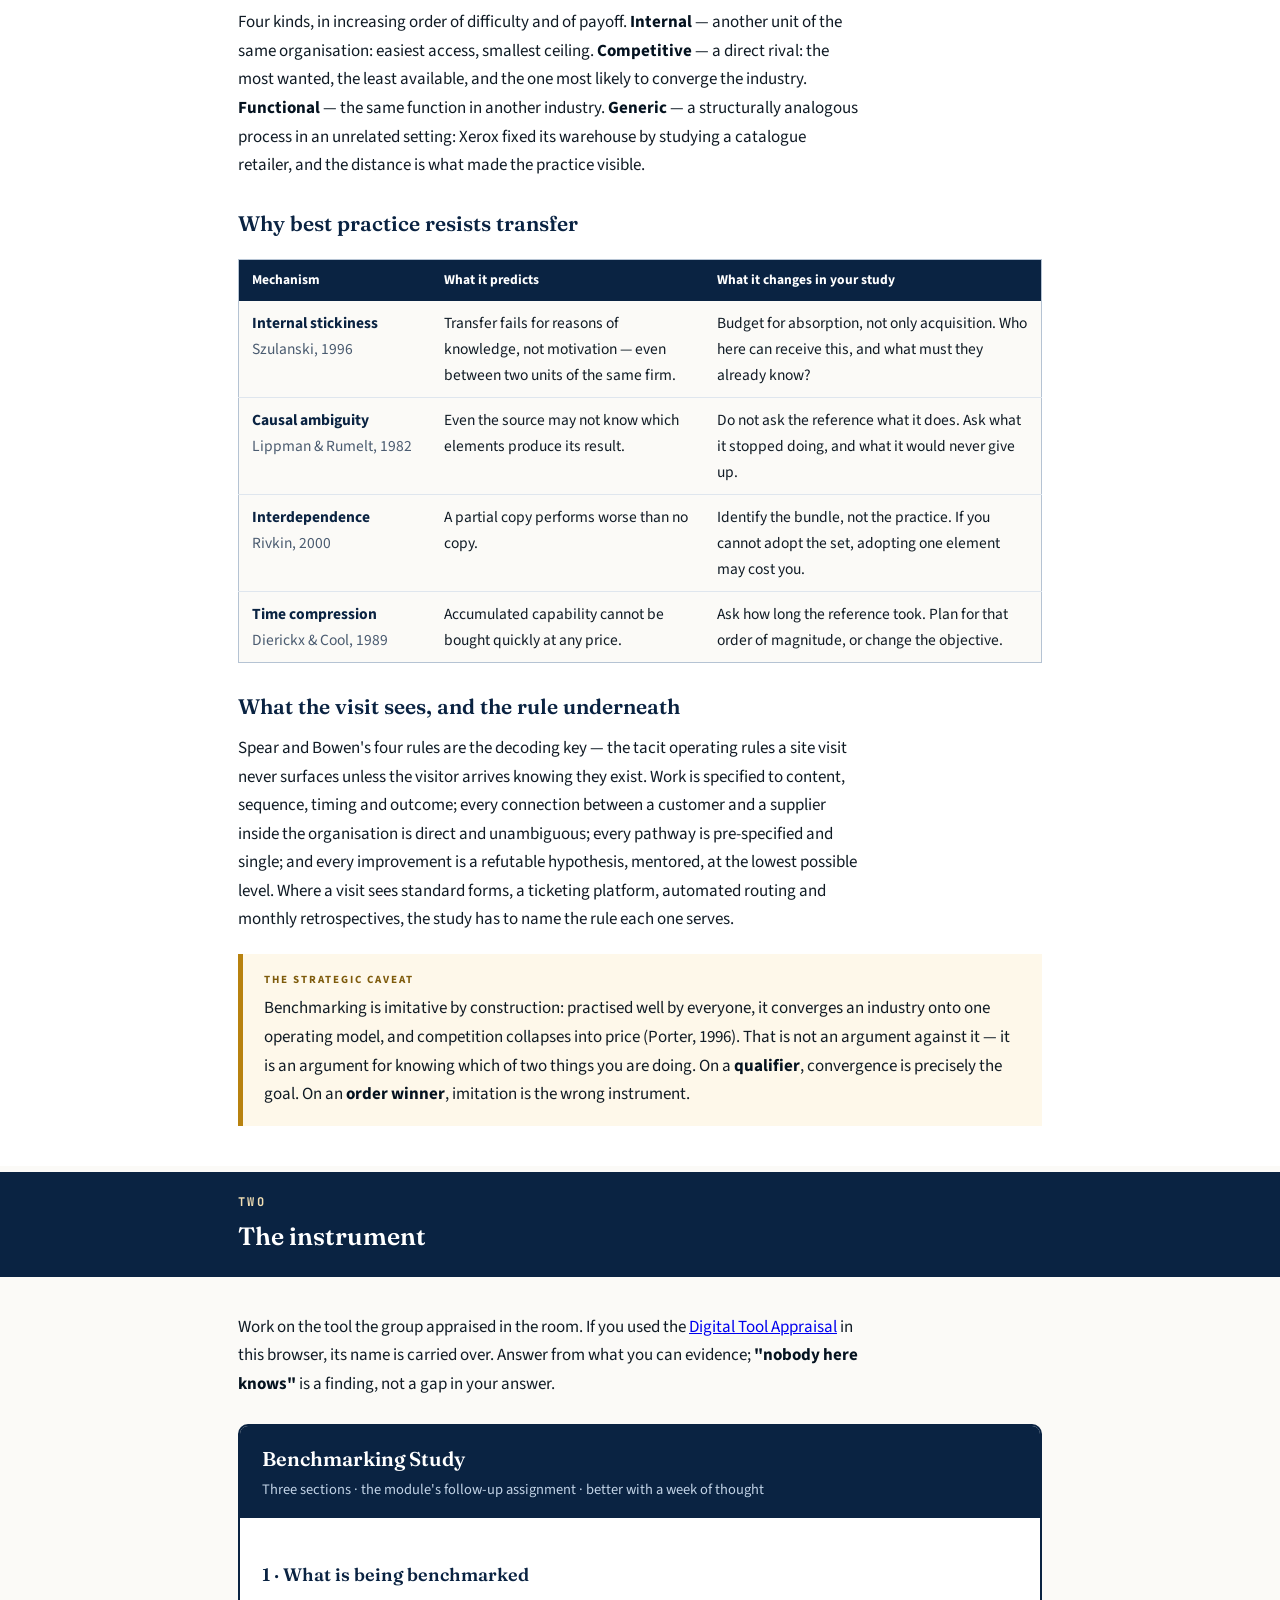
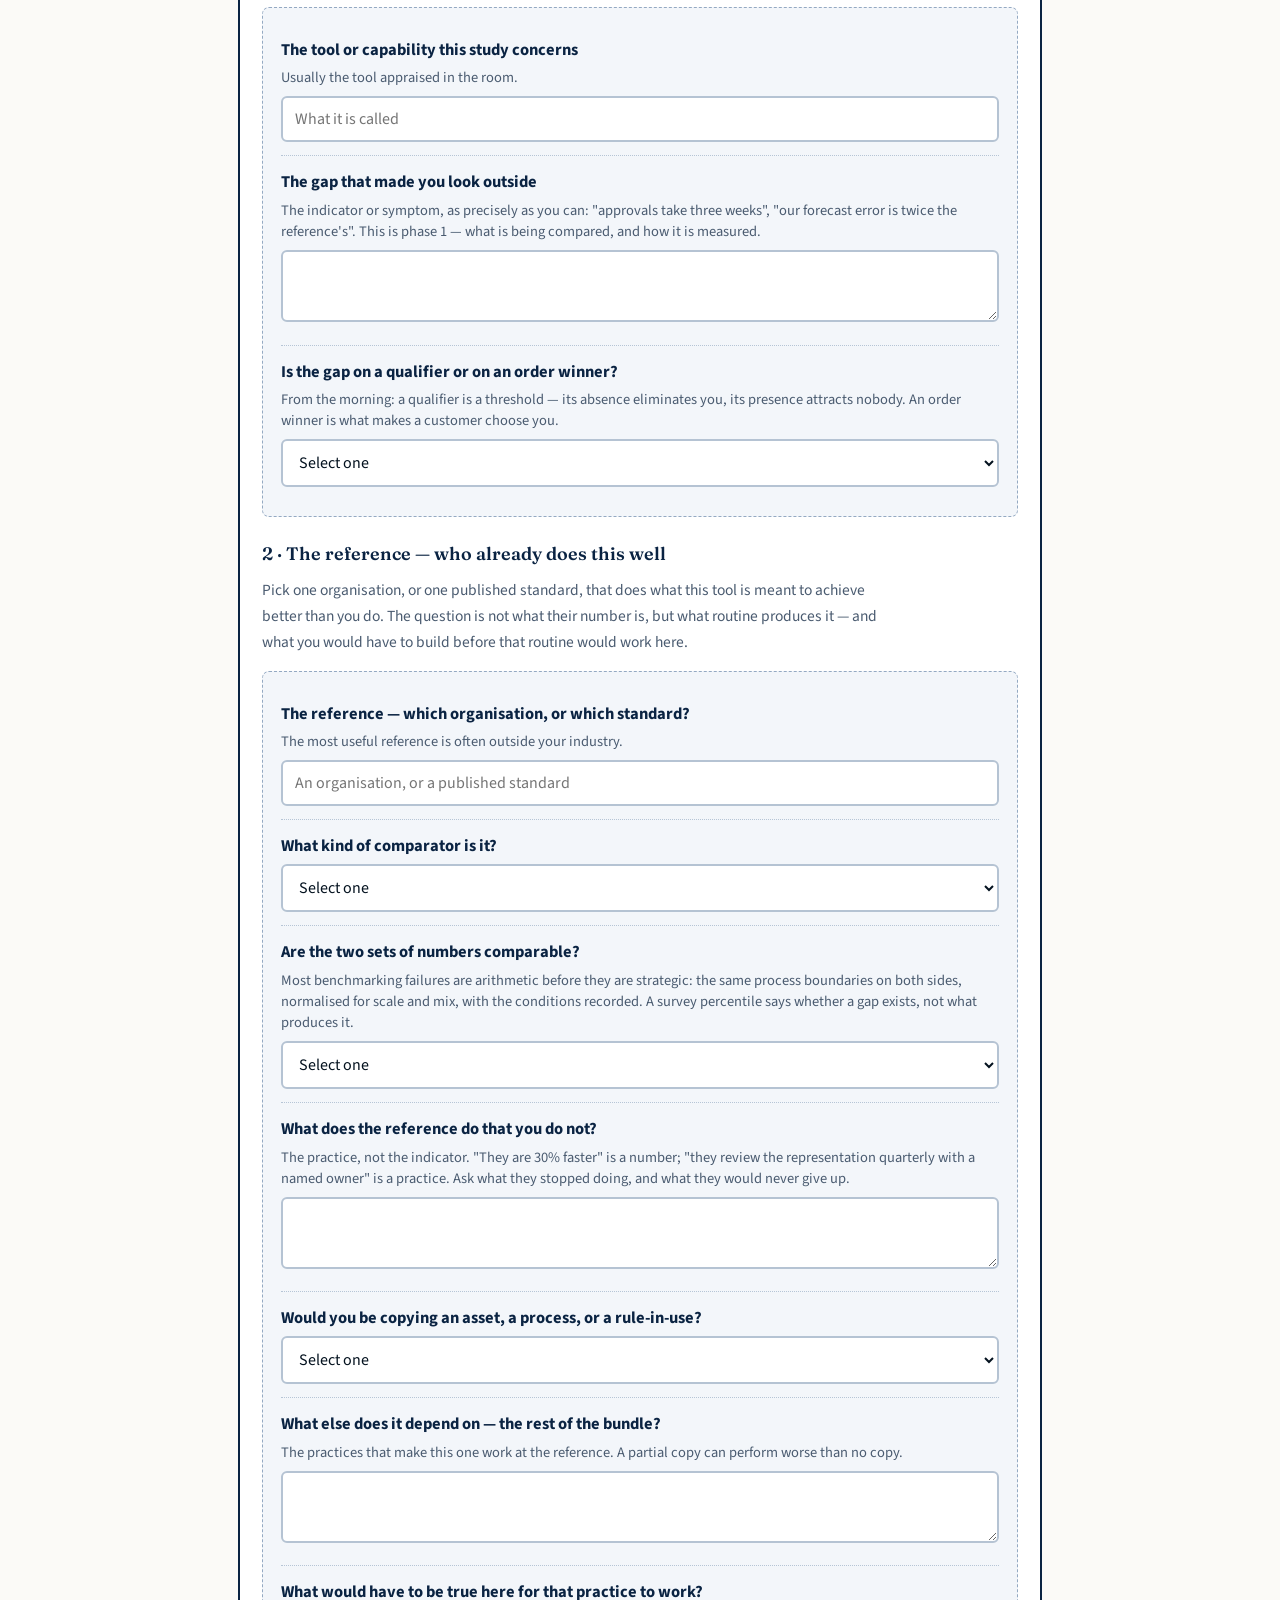
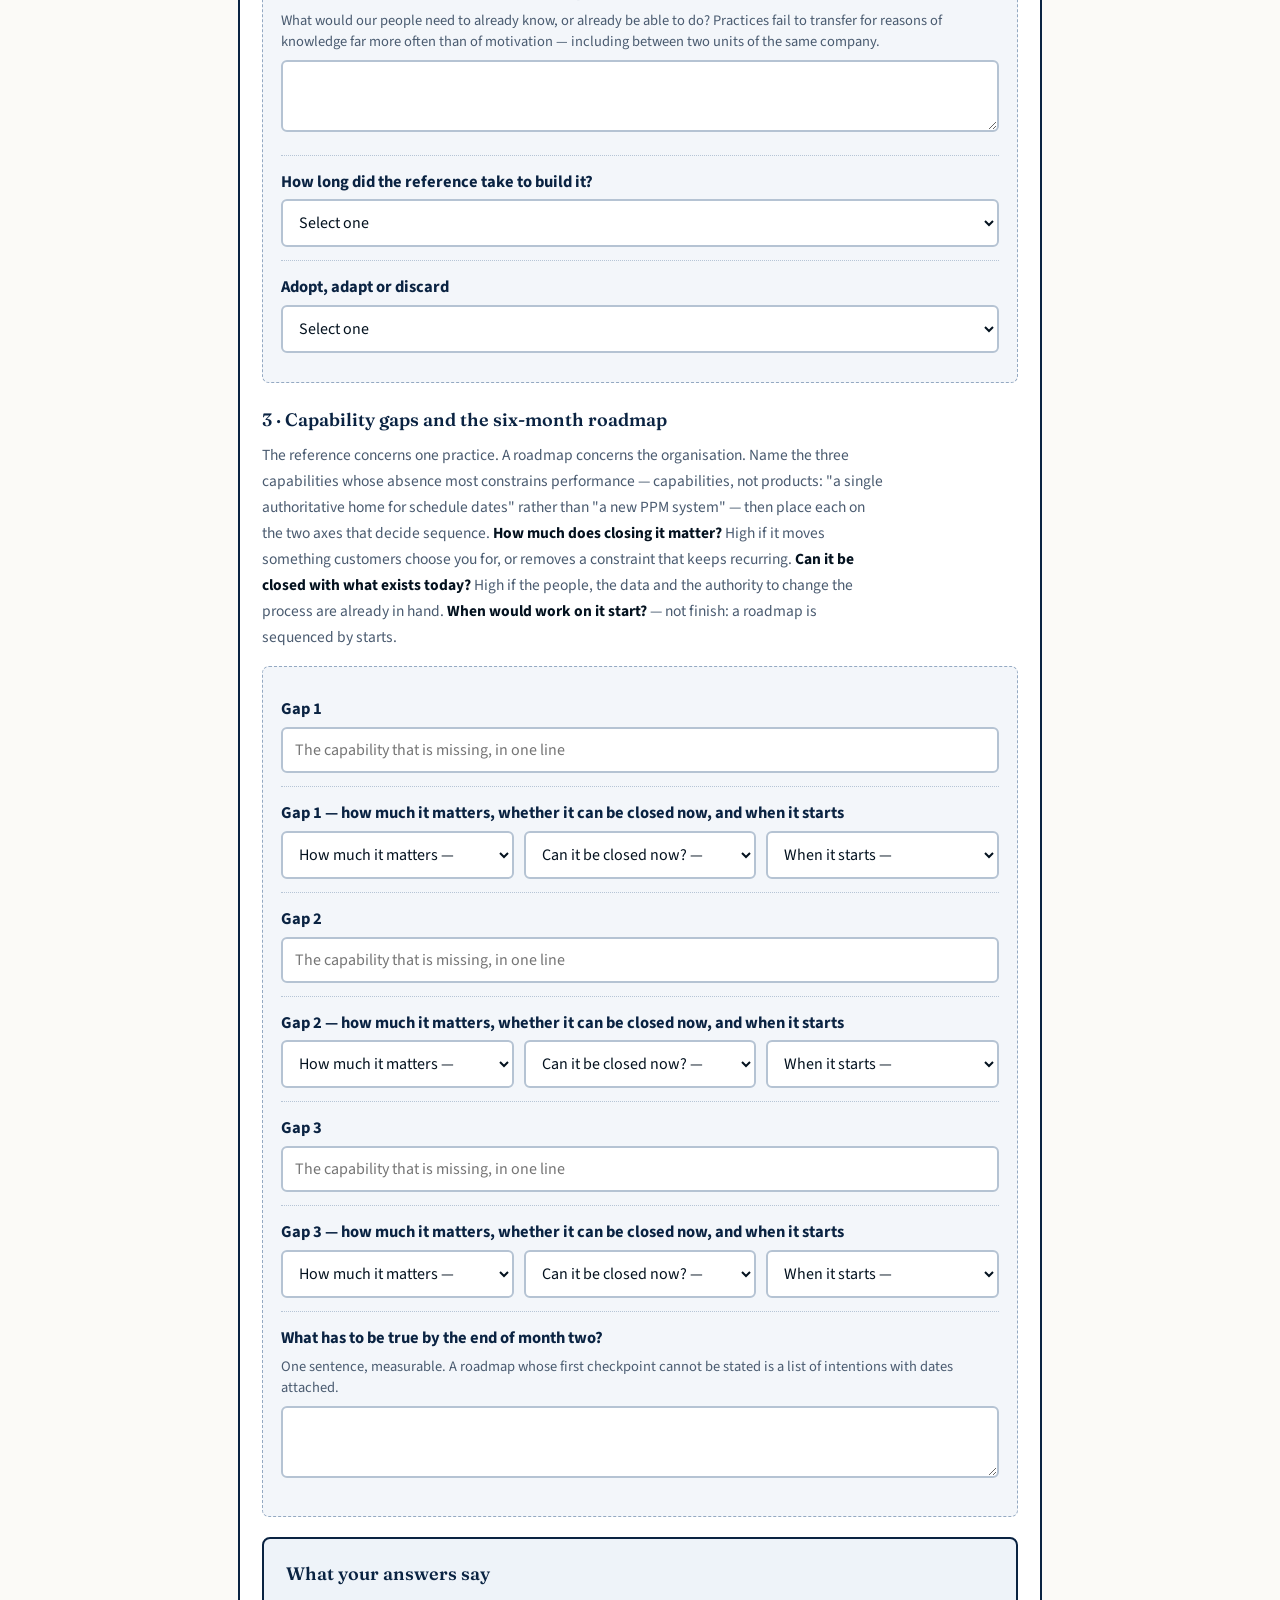
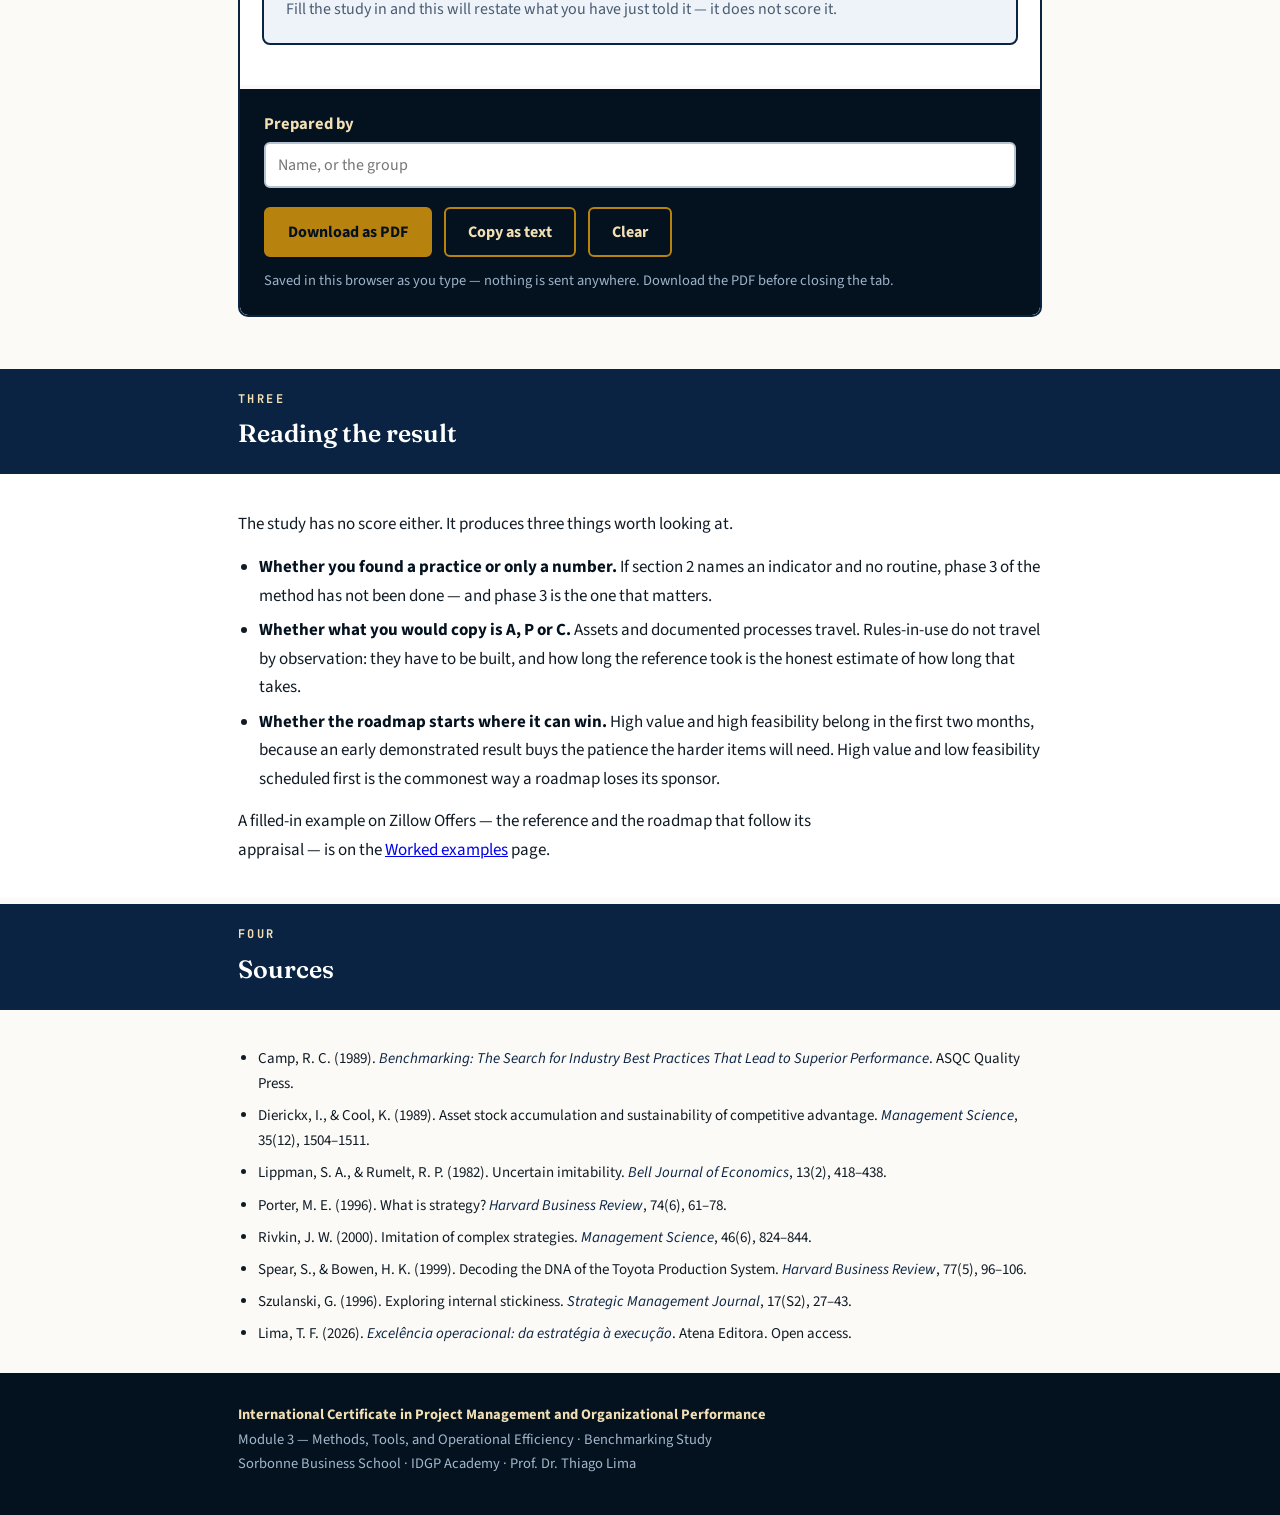
<file: benchmarking-study.html>
<!DOCTYPE html>
<html lang="en">
<head>
<meta charset="UTF-8">
<meta name="viewport" content="width=device-width, initial-scale=1.0">
<title>Benchmarking Study — Digital Tools &amp; Benchmarking</title>
<!-- share -->
<meta name="description" content="The follow-up instrument: one benchmarking reference, decoded, and the six-month roadmap across three capability gaps. 17 October 2026.">
<meta property="og:type" content="website">
<meta property="og:site_name" content="IAE Paris — Sorbonne Business School · IDGP Academy">
<meta property="og:title" content="Benchmarking Study — Digital Tools &amp; Benchmarking">
<meta property="og:description" content="The follow-up instrument: one benchmarking reference, decoded, and the six-month roadmap across three capability gaps. 17 October 2026.">
<meta property="og:url" content="https://tflsixsigma-png.github.io/lean-six-sigma-digital-tools-benchmarking/benchmarking-study.html">
<meta property="og:image" content="https://tflsixsigma-png.github.io/lean-six-sigma-digital-tools-benchmarking/img/share-card.png">
<meta property="og:image:width" content="1200">
<meta property="og:image:height" content="630">
<meta name="twitter:card" content="summary_large_image">
<!-- /share -->
<link rel="preconnect" href="https://fonts.googleapis.com">
<link href="https://fonts.googleapis.com/css2?family=Fraunces:opsz,wght@9..144,400;9..144,600&family=Source+Sans+3:ital,wght@0,400;0,600;0,700;1,400&family=JetBrains+Mono:wght@400;700&display=swap" rel="stylesheet">
<style>
:root{--navy:#0A2342;--ink:#04121F;--gold:#B8820F;--gold-soft:#F2DFB4;--paper:#FBFAF7;--card:#FFFFFF;--body:#101B25;--line:#B5C3D3;--line-soft:#DFE6EE}
*{box-sizing:border-box;margin:0;padding:0}
body{font-family:'Source Sans 3',system-ui,sans-serif;background:var(--paper);color:var(--body);line-height:1.68;font-size:17px}
.wrap{max-width:860px;margin:0 auto;padding:0 28px}
p{margin-bottom:14px;max-width:78ch}
strong{color:var(--ink);font-weight:700}
em{color:var(--navy)}

.cover{background:var(--ink);color:#F3F7FB;padding:56px 0 44px;border-bottom:6px solid var(--gold)}
.eyebrow{font-size:11.5px;letter-spacing:.24em;text-transform:uppercase;color:var(--gold-soft);font-weight:700;margin-bottom:15px}
.cover h1{font-family:'Fraunces',serif;font-weight:600;font-size:clamp(29px,4.4vw,42px);line-height:1.12;max-width:20ch;margin-bottom:15px}
.cover .sub{font-size:18px;color:#C6D4E4;max-width:62ch}
.back{display:inline-block;margin-top:24px;font-size:15.5px;color:var(--gold-soft);text-decoration:none;border-bottom:1px solid rgba(242,223,180,.45);padding-bottom:2px}
.back:hover{color:#fff;border-bottom-color:#fff}

.partbar{background:var(--navy);color:#fff;padding:20px 0;margin-top:6px}
.partbar .n{font-family:'JetBrains Mono',monospace;font-size:12px;letter-spacing:.2em;color:var(--gold-soft);font-weight:700}
.partbar h2{font-family:'Fraunces',serif;font-size:25px;font-weight:600;margin-top:3px}
section{padding:36px 0 20px}
section:nth-of-type(even){background:var(--card)}
h3{font-family:'Fraunces',serif;color:var(--navy);font-size:21px;font-weight:600;margin:26px 0 10px}
h3:first-child{margin-top:0}
h4{font-family:'Fraunces',serif;color:var(--navy);font-size:18px;font-weight:600;margin:22px 0 7px}
.lead{font-size:18.5px;color:var(--ink);max-width:70ch;margin-bottom:16px}

table{width:100%;border-collapse:collapse;margin:18px 0;font-size:15.5px;background:var(--card);border:1px solid var(--line)}
section:nth-of-type(even) table{background:var(--paper)}
th{background:var(--navy);color:#fff;text-align:left;padding:9px 13px;font-size:13.5px;font-weight:700}
td{padding:9px 13px;border-bottom:1px solid var(--line-soft);vertical-align:top}
tr:last-child td{border-bottom:none}
td.k{font-weight:700;color:var(--navy);white-space:nowrap}

.sixchain{display:grid;grid-template-columns:repeat(6,1fr);gap:7px;margin:22px 0 14px}
.sixchain .st{background:var(--navy);color:#fff;border-radius:7px;padding:13px 11px;border-top:5px solid #8BA4C0}
.sixchain .st.cap{background:var(--ink);border-top-color:var(--gold)}
.sixchain .st .n{font-family:'JetBrains Mono',monospace;font-size:12px;color:var(--gold-soft);font-weight:700;display:block}
.sixchain .st .t{font-family:'Fraunces',serif;font-size:15.5px;line-height:1.18;display:block;margin-top:4px;color:#fff}
.sixchain .st .r{font-size:11.5px;color:#C3D2E4;display:block;margin-top:7px;font-family:'JetBrains Mono',monospace;text-transform:uppercase;letter-spacing:.05em}
@media(max-width:820px){.sixchain{grid-template-columns:repeat(2,1fr)}}
.after{margin:30px 0 8px;padding:16px 20px;border-top:3px solid var(--gold);border-bottom:1px solid var(--line);background:#FEF8EA}
.after b{font-family:'Fraunces',serif;font-size:19px;color:var(--navy);font-weight:600;display:block}
.after span{display:block;font-size:15px;color:#4A5B70;margin-top:4px;line-height:1.5}
.grid3{display:grid;grid-template-columns:repeat(3,1fr);gap:10px}
@media(max-width:700px){.grid3{grid-template-columns:1fr}}
.note{border-left:5px solid var(--gold);background:#FEF8EA;padding:17px 21px;margin:20px 0}
.note .lbl{font-size:11px;letter-spacing:.18em;text-transform:uppercase;font-weight:700;color:#7E5B0C;display:block;margin-bottom:5px}
.eq{background:var(--ink);color:#fff;border-radius:9px;padding:22px;margin:20px 0;text-align:center}
.eq .f{font-family:'Fraunces',serif;font-size:27px;line-height:1.25}
.eq .c{font-size:13.5px;color:#A8BBD1;margin-top:8px;font-family:'JetBrains Mono',monospace}
ul.tight{margin:8px 0 14px 21px}
ul.tight li{margin-bottom:6px}

/* instrument */
.inst{border:2px solid var(--navy);border-radius:10px;overflow:hidden;margin:26px 0}
.inst .ih{background:var(--navy);color:#fff;padding:16px 22px}
.inst .ih b{font-family:'Fraunces',serif;font-size:20px;font-weight:600}
.inst .ih span{display:block;font-size:14.5px;color:#C2D3E6;margin-top:2px}
.inst .ib{padding:20px 22px;background:var(--card)}
.block{background:#F3F6FA;border:1px dashed #94A9C2;border-radius:7px;padding:16px 18px;margin:16px 0}
.field{padding:13px 0;border-bottom:1px dotted #B6C5D6}
.field:last-child{border-bottom:none}
.field label{display:block;font-weight:700;color:var(--navy);font-size:16.5px;margin-bottom:3px}
.field .hint{font-size:14.5px;color:#4A5B70;margin-bottom:8px;line-height:1.45}
.field input[type=text],.field select,.field textarea{
  font-family:'Source Sans 3',sans-serif;font-size:16px;width:100%;
  padding:10px 12px;border:2px solid #B5C3D3;border-radius:6px;background:#FFFFFF;color:var(--ink)
}
.field textarea{min-height:62px;resize:vertical;line-height:1.5}
.field input:focus,.field select:focus,.field textarea:focus{outline:3px solid var(--gold);outline-offset:1px;border-color:var(--navy)}
.pillar{border-left:7px solid var(--gold);padding-left:18px;margin:22px 0 6px}
.pillar h4{margin-top:0}
.pillar .map{font-size:15px;color:#4A5B70;margin-bottom:4px}
#ai-layer[hidden]{display:none}
.gate{background:#EAF1F8;border:1px solid #A9BFD8;border-radius:8px;padding:16px 20px;margin:18px 0;font-size:16px}

.readout{background:#EEF3F9;border:2px solid var(--navy);border-radius:8px;padding:20px 22px;margin:20px 0}
.readout h4{margin-top:0}
.readout ul{margin:8px 0 0 20px;font-size:16px}
.readout li{margin-bottom:7px}
.readout .none{color:#4A5B70;font-size:16px}

.exportbar{background:var(--ink);border-radius:0 0 8px 8px;padding:22px 24px;margin-top:4px}
.exportbar .field{border-bottom:none;padding-top:0}
.exportbar .field label{color:var(--gold-soft)}
.btnrow{display:flex;gap:12px;flex-wrap:wrap;margin-top:6px}
.btnrow button{font-family:'Source Sans 3',sans-serif;font-size:16px;font-weight:700;cursor:pointer;padding:12px 22px;border-radius:6px;border:2px solid var(--gold)}
.btnrow button.primary{background:var(--gold);color:var(--ink)}
.btnrow button.ghost{background:transparent;color:var(--gold-soft)}
.btnrow button:hover{background:#D9A32E;color:var(--ink)}
.btnrow button[disabled]{opacity:.6;cursor:wait}
.btnrow button:focus{outline:3px solid #FFFFFF;outline-offset:2px}
.savenote{font-size:14.5px;color:#9FB3C9;margin:12px 0 0;max-width:none}

.refs li{margin:0 0 7px 20px;font-size:15px}
footer{background:var(--ink);color:#A3B7CD;padding:30px 0 38px;font-size:14.5px}
footer b{color:var(--gold-soft)}
@media print{.exportbar{display:none}.field input,.field select,.field textarea{border:1px solid #777}#ai-layer[hidden]{display:block}}
</style>
</head>
<body>

<header class="cover">
  <div class="wrap">
    <div class="eyebrow">IAE Paris — Sorbonne Business School · IDGP Academy · Module 3</div>
    <h1>Benchmarking Study</h1>
    <p class="sub">The follow-up to the Digital Tool Appraisal: one organisation that already does it well, the routine that produces its result, what would have to be true for that routine to work here — and the six-month roadmap across the three capability gaps that most constrain performance.</p>
    <a class="back" href="index.html">← Back to the 17 October material</a>
    <a class="back" href="estudo-de-benchmarking.html" style="margin-left:18px">Versão em português</a>
  </div>
</header>

<section>
  <div class="wrap">
    <p class="lead">Benchmarking fails less often for lack of effort than for looking at the wrong thing. GM toured NUMMI for twenty years and copied everything that could be photographed; the other plants stayed where they were. This instrument asks the question a site visit skips: not <em>what is their number</em>, but <em>what routine produces it</em> — and what this organisation would have to accumulate before that routine could run here.</p>
    <p>It is the module's follow-up assignment, done by the same group on the tool it appraised in the room, and it is better done with a week of thought than with ten minutes of room time. Part One sets out the ideas each field relies on, Part Two is the instrument, and Part Three says how to read what comes out. <strong>"Nobody here knows" is a legitimate answer</strong> — and usually the most useful one.</p>
  </div>
</section>

<!-- 1 -->
<div class="partbar"><div class="wrap"><div class="n">ONE</div><h2>What you need in order to answer</h2></div></div>
<section>
  <div class="wrap">
    <p>Everything below is developed in Part Five of the afternoon's <a href="session-2-digital-tools-benchmarking.html">reading notes</a>. This page carries only what the fields depend on.</p>

    <h3>The method, before the critique</h3>
    <table>
      <tr><th style="width:15%">Phase</th><th style="width:47%">What it requires</th><th>Where it is usually skipped</th></tr>
      <tr><td class="k">1 · Plan</td><td>Decide what to benchmark — a process, not a department — choose a comparator, and settle how the measure will be defined before anybody goes looking.</td><td>The comparator is chosen for prestige rather than comparability.</td></tr>
      <tr><td class="k">2 · Collect</td><td>Gather data on both sides with the same definition, and record the conditions under which each figure was produced.</td><td>Their figure comes from a published source; ours is calculated differently.</td></tr>
      <tr><td class="k">3 · Analyse</td><td>Establish the size of the gap and — far more importantly — the practice that produces it.</td><td>The gap is quantified and the practice never identified. This is the fatal one.</td></tr>
      <tr><td class="k">4 · Adapt</td><td>Set targets, change the practice, embed it, re-measure.</td><td>Targets are set from the gap with no change to the practice that would close it.</td></tr>
    </table>
    <p style="font-size:15.5px;color:#4A5B70">After Camp (1989), from the Xerox programme that made the practice general.</p>

    <h3>Choosing the comparator</h3>
    <p>Four kinds, in increasing order of difficulty and of payoff. <strong>Internal</strong> — another unit of the same organisation: easiest access, smallest ceiling. <strong>Competitive</strong> — a direct rival: the most wanted, the least available, and the one most likely to converge the industry. <strong>Functional</strong> — the same function in another industry. <strong>Generic</strong> — a structurally analogous process in an unrelated setting: Xerox fixed its warehouse by studying a catalogue retailer, and the distance is what made the practice visible.</p>

    <h3>Why best practice resists transfer</h3>
    <table>
      <tr><th style="width:24%">Mechanism</th><th style="width:34%">What it predicts</th><th>What it changes in your study</th></tr>
      <tr><td class="k">Internal stickiness<br><span style="font-weight:400;color:#4A5B70">Szulanski, 1996</span></td><td>Transfer fails for reasons of knowledge, not motivation — even between two units of the same firm.</td><td>Budget for absorption, not only acquisition. Who here can receive this, and what must they already know?</td></tr>
      <tr><td class="k">Causal ambiguity<br><span style="font-weight:400;color:#4A5B70">Lippman &amp; Rumelt, 1982</span></td><td>Even the source may not know which elements produce its result.</td><td>Do not ask the reference what it does. Ask what it stopped doing, and what it would never give up.</td></tr>
      <tr><td class="k">Interdependence<br><span style="font-weight:400;color:#4A5B70">Rivkin, 2000</span></td><td>A partial copy performs worse than no copy.</td><td>Identify the bundle, not the practice. If you cannot adopt the set, adopting one element may cost you.</td></tr>
      <tr><td class="k">Time compression<br><span style="font-weight:400;color:#4A5B70">Dierickx &amp; Cool, 1989</span></td><td>Accumulated capability cannot be bought quickly at any price.</td><td>Ask how long the reference took. Plan for that order of magnitude, or change the objective.</td></tr>
    </table>

    <h3>What the visit sees, and the rule underneath</h3>
    <p>Spear and Bowen's four rules are the decoding key — the tacit operating rules a site visit never surfaces unless the visitor arrives knowing they exist. Work is specified to content, sequence, timing and outcome; every connection between a customer and a supplier inside the organisation is direct and unambiguous; every pathway is pre-specified and single; and every improvement is a refutable hypothesis, mentored, at the lowest possible level. Where a visit sees standard forms, a ticketing platform, automated routing and monthly retrospectives, the study has to name the rule each one serves.</p>

    <div class="note">
      <span class="lbl">The strategic caveat</span>
      Benchmarking is imitative by construction: practised well by everyone, it converges an industry onto one operating model, and competition collapses into price (Porter, 1996). That is not an argument against it — it is an argument for knowing which of two things you are doing. On a <strong>qualifier</strong>, convergence is precisely the goal. On an <strong>order winner</strong>, imitation is the wrong instrument.
    </div>
  </div>
</section>

<!-- 2 -->
<div class="partbar"><div class="wrap"><div class="n">TWO</div><h2>The instrument</h2></div></div>
<section>
  <div class="wrap">
    <p>Work on the tool the group appraised in the room. If you used the <a href="digital-tool-appraisal.html">Digital Tool Appraisal</a> in this browser, its name is carried over. Answer from what you can evidence; <strong>"nobody here knows"</strong> is a finding, not a gap in your answer.</p>

    <div class="inst">
      <div class="ih">
        <b>Benchmarking Study</b>
        <span>Three sections · the module's follow-up assignment · better with a week of thought</span>
      </div>
      <div class="ib" id="canvas">

        <h4>1 · What is being benchmarked</h4>
        <div class="block">
          <div class="field">
            <label for="s-tool">The tool or capability this study concerns</label>
            <div class="hint">Usually the tool appraised in the room.</div>
            <input type="text" id="s-tool" data-section="What is being benchmarked" data-label="Tool or capability" placeholder="What it is called">
          </div>
          <div class="field">
            <label for="s-gap">The gap that made you look outside</label>
            <div class="hint">The indicator or symptom, as precisely as you can: "approvals take three weeks", "our forecast error is twice the reference's". This is phase 1 — what is being compared, and how it is measured.</div>
            <textarea id="s-gap" data-section="What is being benchmarked" data-label="The gap observed"></textarea>
          </div>
          <div class="field">
            <label for="s-kind">Is the gap on a qualifier or on an order winner?</label>
            <div class="hint">From the morning: a qualifier is a threshold — its absence eliminates you, its presence attracts nobody. An order winner is what makes a customer choose you.</div>
            <select id="s-kind" data-section="What is being benchmarked" data-label="Qualifier or order winner">
              <option value="">Select one</option>
              <option value="q">Qualifier — reaching the threshold is the goal, and converging with others is fine</option>
              <option value="flag-winner">Order winner — what we want is a difference, not parity</option>
              <option value="flag-unsure">Not sure</option>
            </select>
          </div>
        </div>

        <h4>2 · The reference — who already does this well</h4>
        <p style="font-size:15.5px;color:#4A5B70">Pick one organisation, or one published standard, that does what this tool is meant to achieve better than you do. The question is not what their number is, but what routine produces it — and what you would have to build before that routine would work here.</p>
        <div class="block">
          <div class="field">
            <label for="b-ref">The reference — which organisation, or which standard?</label>
            <div class="hint">The most useful reference is often outside your industry.</div>
            <input type="text" id="b-ref" data-section="The reference" data-label="The reference" placeholder="An organisation, or a published standard">
          </div>
          <div class="field">
            <label for="b-type">What kind of comparator is it?</label>
            <select id="b-type" data-section="The reference" data-label="Kind of comparator">
              <option value="">Select one</option>
              <option value="internal">Internal — another unit of our own organisation</option>
              <option value="flag-competitive">Competitive — a direct rival</option>
              <option value="functional">Functional — the same function in another industry</option>
              <option value="generic">Generic — an analogous process in an unrelated setting</option>
              <option value="standard">A published standard or survey</option>
            </select>
          </div>
          <div class="field">
            <label for="b-comparable">Are the two sets of numbers comparable?</label>
            <div class="hint">Most benchmarking failures are arithmetic before they are strategic: the same process boundaries on both sides, normalised for scale and mix, with the conditions recorded. A survey percentile says whether a gap exists, not what produces it.</div>
            <select id="b-comparable" data-section="The reference" data-label="Comparability of the figures">
              <option value="">Select one</option>
              <option value="yes">Yes — same definition and boundaries, normalised, conditions recorded</option>
              <option value="partly">Partly — same definition, but scale, mix or conditions differ</option>
              <option value="flag-comp">No — their figure is published, ours is calculated differently</option>
              <option value="flag-ku">We have not checked</option>
            </select>
          </div>
          <div class="field">
            <label for="b-what">What does the reference do that you do not?</label>
            <div class="hint">The practice, not the indicator. "They are 30% faster" is a number; "they review the representation quarterly with a named owner" is a practice. Ask what they stopped doing, and what they would never give up.</div>
            <textarea id="b-what" data-section="The reference" data-label="What the reference does that we do not"></textarea>
          </div>
          <div class="field">
            <label for="b-term">Would you be copying an asset, a process, or a rule-in-use?</label>
            <select id="b-term" data-section="The reference" data-label="What would be copied">
              <option value="">Select one</option>
              <option value="A">A — an asset we would buy</option>
              <option value="P">P — a process we would document and copy</option>
              <option value="C">C — a way of working that lives in people's habits, which we would have to build</option>
            </select>
          </div>
          <div class="field">
            <label for="b-bundle">What else does it depend on — the rest of the bundle?</label>
            <div class="hint">The practices that make this one work at the reference. A partial copy can perform worse than no copy.</div>
            <textarea id="b-bundle" data-section="The reference" data-label="The rest of the bundle"></textarea>
          </div>
          <div class="field">
            <label for="b-condition">What would have to be true here for that practice to work?</label>
            <div class="hint">What would our people need to already know, or already be able to do? Practices fail to transfer for reasons of knowledge far more often than of motivation — including between two units of the same company.</div>
            <textarea id="b-condition" data-section="The reference" data-label="Absorption condition"></textarea>
          </div>
          <div class="field">
            <label for="b-howlong">How long did the reference take to build it?</label>
            <select id="b-howlong" data-section="The reference" data-label="Time the reference took">
              <option value="">Select one</option>
              <option>Months</option>
              <option>A few years</option>
              <option>A decade or more</option>
              <option value="flag-howlong">Unknown — nobody here knows</option>
            </select>
          </div>
          <div class="field">
            <label for="b-decision">Adopt, adapt or discard</label>
            <select id="b-decision" data-section="The reference" data-label="Adopt, adapt or discard">
              <option value="">Select one</option>
              <option value="adopt">Adopt — conditions are already in place</option>
              <option value="adapt">Adapt — translate it to our context</option>
              <option value="discard">Discard — it depends on conditions we do not have and cannot reasonably accumulate</option>
            </select>
          </div>
        </div>

        <h4>3 · Capability gaps and the six-month roadmap</h4>
        <p style="font-size:15.5px;color:#4A5B70">The reference concerns one practice. A roadmap concerns the organisation. Name the three capabilities whose absence most constrains performance — capabilities, not products: "a single authoritative home for schedule dates" rather than "a new PPM system" — then place each on the two axes that decide sequence. <strong>How much does closing it matter?</strong> High if it moves something customers choose you for, or removes a constraint that keeps recurring. <strong>Can it be closed with what exists today?</strong> High if the people, the data and the authority to change the process are already in hand. <strong>When would work on it start?</strong> — not finish: a roadmap is sequenced by starts.</p>
        <div class="block">
          <div class="field">
            <label for="r-g1">Gap 1</label>
            <input type="text" id="r-g1" data-section="The roadmap" data-label="Gap 1" placeholder="The capability that is missing, in one line">
          </div>
          <div class="field">
            <label for="r-v1">Gap 1 — how much it matters, whether it can be closed now, and when it starts</label>
            <div class="grid3">
              <select id="r-v1" data-section="The roadmap" data-label="Gap 1 — how much it matters"><option value="">How much it matters —</option><option value="H">High</option><option value="M">Medium</option><option value="L">Low</option></select>
              <select id="r-f1" data-section="The roadmap" data-label="Gap 1 — can it be closed now"><option value="">Can it be closed now? —</option><option value="H">High</option><option value="M">Medium</option><option value="L">Low</option></select>
              <select id="r-h1" data-section="The roadmap" data-label="Gap 1 — when it starts"><option value="">When it starts —</option><option value="0">Months 0–2</option><option value="2">Months 2–4</option><option value="4">Months 4–6</option><option value="6">Beyond six months</option></select>
            </div>
          </div>
          <div class="field">
            <label for="r-g2">Gap 2</label>
            <input type="text" id="r-g2" data-section="The roadmap" data-label="Gap 2" placeholder="The capability that is missing, in one line">
          </div>
          <div class="field">
            <label for="r-v2">Gap 2 — how much it matters, whether it can be closed now, and when it starts</label>
            <div class="grid3">
              <select id="r-v2" data-section="The roadmap" data-label="Gap 2 — how much it matters"><option value="">How much it matters —</option><option value="H">High</option><option value="M">Medium</option><option value="L">Low</option></select>
              <select id="r-f2" data-section="The roadmap" data-label="Gap 2 — can it be closed now"><option value="">Can it be closed now? —</option><option value="H">High</option><option value="M">Medium</option><option value="L">Low</option></select>
              <select id="r-h2" data-section="The roadmap" data-label="Gap 2 — when it starts"><option value="">When it starts —</option><option value="0">Months 0–2</option><option value="2">Months 2–4</option><option value="4">Months 4–6</option><option value="6">Beyond six months</option></select>
            </div>
          </div>
          <div class="field">
            <label for="r-g3">Gap 3</label>
            <input type="text" id="r-g3" data-section="The roadmap" data-label="Gap 3" placeholder="The capability that is missing, in one line">
          </div>
          <div class="field">
            <label for="r-v3">Gap 3 — how much it matters, whether it can be closed now, and when it starts</label>
            <div class="grid3">
              <select id="r-v3" data-section="The roadmap" data-label="Gap 3 — how much it matters"><option value="">How much it matters —</option><option value="H">High</option><option value="M">Medium</option><option value="L">Low</option></select>
              <select id="r-f3" data-section="The roadmap" data-label="Gap 3 — can it be closed now"><option value="">Can it be closed now? —</option><option value="H">High</option><option value="M">Medium</option><option value="L">Low</option></select>
              <select id="r-h3" data-section="The roadmap" data-label="Gap 3 — when it starts"><option value="">When it starts —</option><option value="0">Months 0–2</option><option value="2">Months 2–4</option><option value="4">Months 4–6</option><option value="6">Beyond six months</option></select>
            </div>
          </div>
          <div class="field">
            <label for="r-first">What has to be true by the end of month two?</label>
            <div class="hint">One sentence, measurable. A roadmap whose first checkpoint cannot be stated is a list of intentions with dates attached.</div>
            <textarea id="r-first" data-section="The roadmap" data-label="The month-two checkpoint"></textarea>
          </div>
        </div>

        <div class="readout" id="readout">
          <h4>What your answers say</h4>
          <div id="readout-body"></div>
        </div>

      </div>
      <div class="exportbar">
        <div class="field">
          <label for="s-who">Prepared by</label>
          <input type="text" id="s-who" data-label="Prepared by" placeholder="Name, or the group">
        </div>
        <div class="btnrow">
          <button type="button" class="primary" id="s-download">Download as PDF</button>
          <button type="button" class="ghost" id="s-copy">Copy as text</button>
          <button type="button" class="ghost" id="s-clear">Clear</button>
        </div>
        <p class="savenote">Saved in this browser as you type — nothing is sent anywhere. Download the PDF before closing the tab.</p>
      </div>
    </div>
  </div>
</section>

<!-- 3 -->
<div class="partbar"><div class="wrap"><div class="n">THREE</div><h2>Reading the result</h2></div></div>
<section>
  <div class="wrap">
    <p>The study has no score either. It produces three things worth looking at.</p>
    <ul class="tight">
      <li><strong>Whether you found a practice or only a number.</strong> If section 2 names an indicator and no routine, phase 3 of the method has not been done — and phase 3 is the one that matters.</li>
      <li><strong>Whether what you would copy is A, P or C.</strong> Assets and documented processes travel. Rules-in-use do not travel by observation: they have to be built, and how long the reference took is the honest estimate of how long that takes.</li>
      <li><strong>Whether the roadmap starts where it can win.</strong> High value and high feasibility belong in the first two months, because an early demonstrated result buys the patience the harder items will need. High value and low feasibility scheduled first is the commonest way a roadmap loses its sponsor.</li>
    </ul>
    <p>A filled-in example on Zillow Offers — the reference and the roadmap that follow its appraisal — is on the <a href="worked-examples.html#two">Worked examples</a> page.</p>
  </div>
</section>

<!-- refs -->
<div class="partbar"><div class="wrap"><div class="n">FOUR</div><h2>Sources</h2></div></div>
<section>
  <div class="wrap">
    <ul class="refs">
      <li>Camp, R. C. (1989). <em>Benchmarking: The Search for Industry Best Practices That Lead to Superior Performance</em>. ASQC Quality Press.</li>
      <li>Dierickx, I., &amp; Cool, K. (1989). Asset stock accumulation and sustainability of competitive advantage. <em>Management Science</em>, 35(12), 1504–1511.</li>
      <li>Lippman, S. A., &amp; Rumelt, R. P. (1982). Uncertain imitability. <em>Bell Journal of Economics</em>, 13(2), 418–438.</li>
      <li>Porter, M. E. (1996). What is strategy? <em>Harvard Business Review</em>, 74(6), 61–78.</li>
      <li>Rivkin, J. W. (2000). Imitation of complex strategies. <em>Management Science</em>, 46(6), 824–844.</li>
      <li>Spear, S., &amp; Bowen, H. K. (1999). Decoding the DNA of the Toyota Production System. <em>Harvard Business Review</em>, 77(5), 96–106.</li>
      <li>Szulanski, G. (1996). Exploring internal stickiness. <em>Strategic Management Journal</em>, 17(S2), 27–43.</li>
      <li>Lima, T. F. (2026). <em>Excelência operacional: da estratégia à execução</em>. Atena Editora. Open access.</li>
    </ul>
  </div>
</section>

<footer>
  <div class="wrap">
    <b>International Certificate in Project Management and Organizational Performance</b><br>
    Module 3 — Methods, Tools, and Operational Efficiency · Benchmarking Study<br>
    Sorbonne Business School · IDGP Academy · Prof. Dr. Thiago Lima
  </div>
</footer>

<script src="js/instrument.js"></script>
<script src="js/benchmarking.js"></script>
<script>
Benchmarking.init('en');
</script>

</body>
</html>
</file>
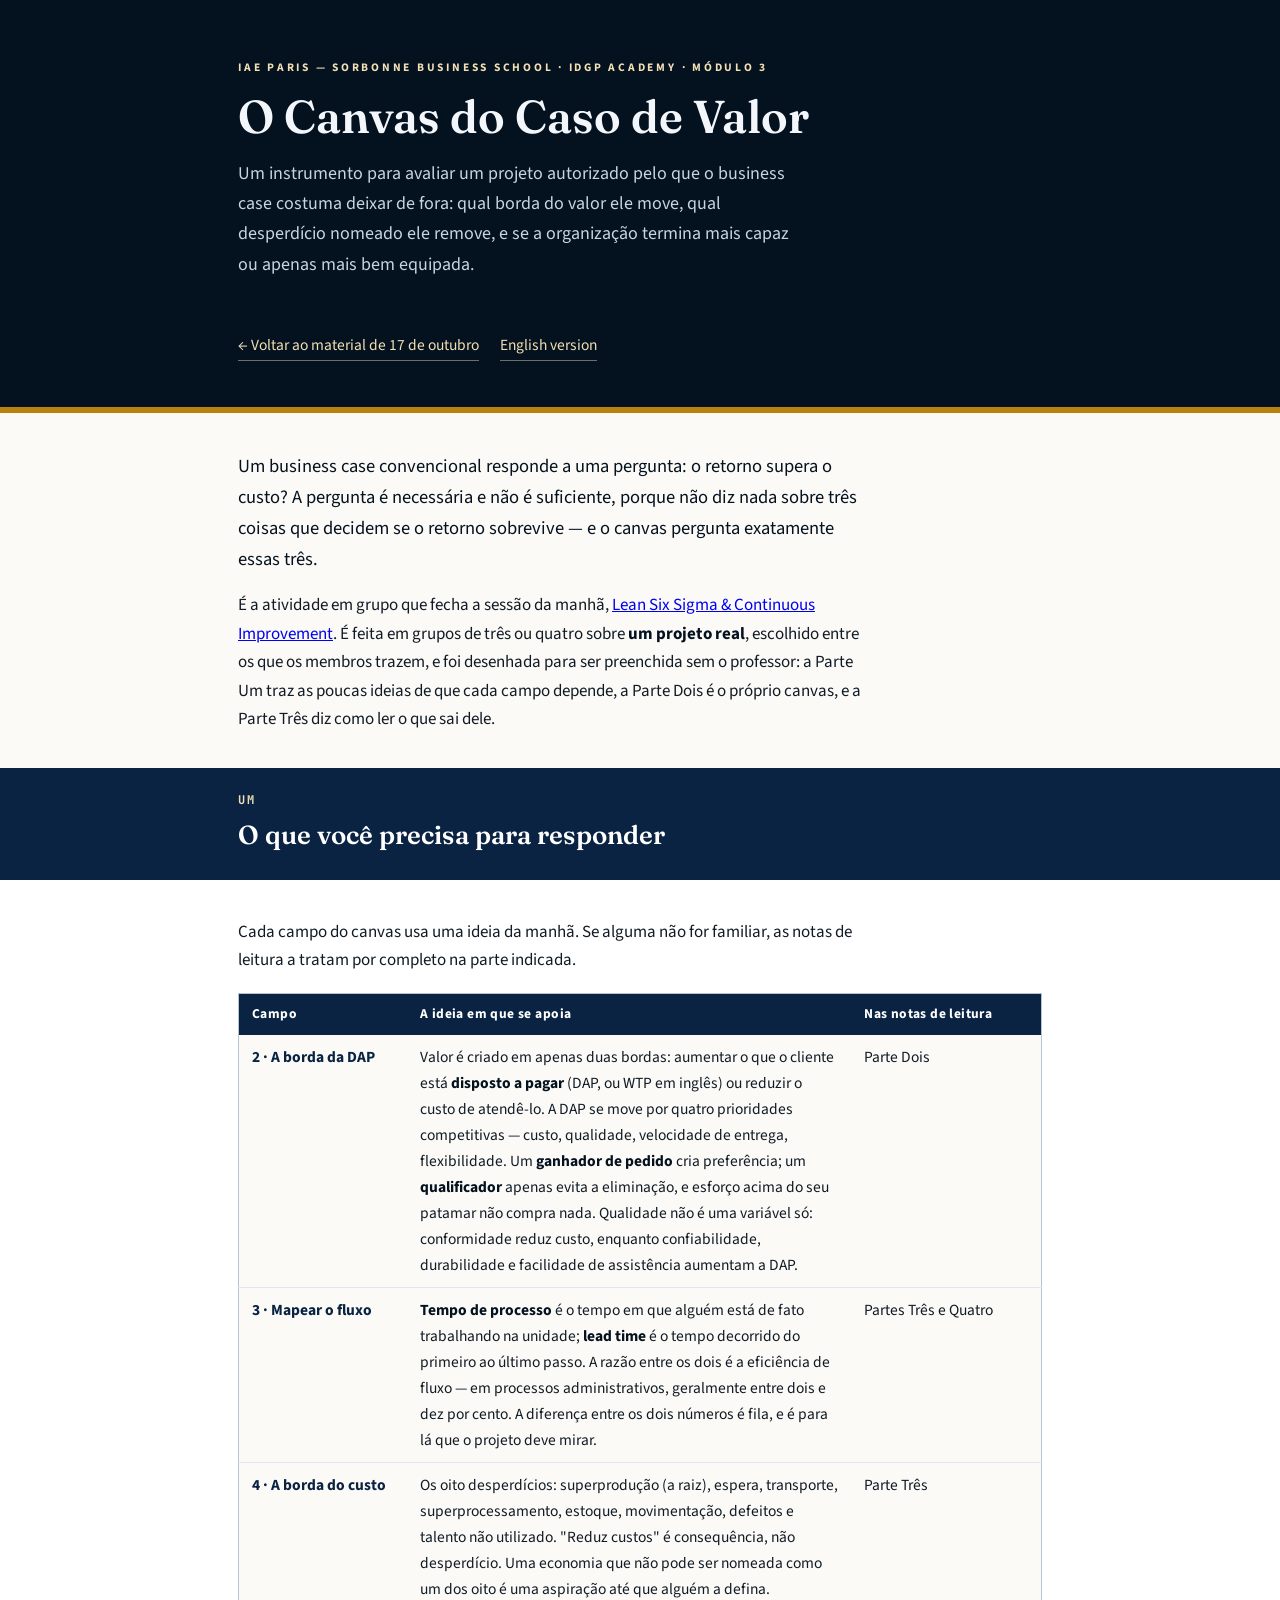
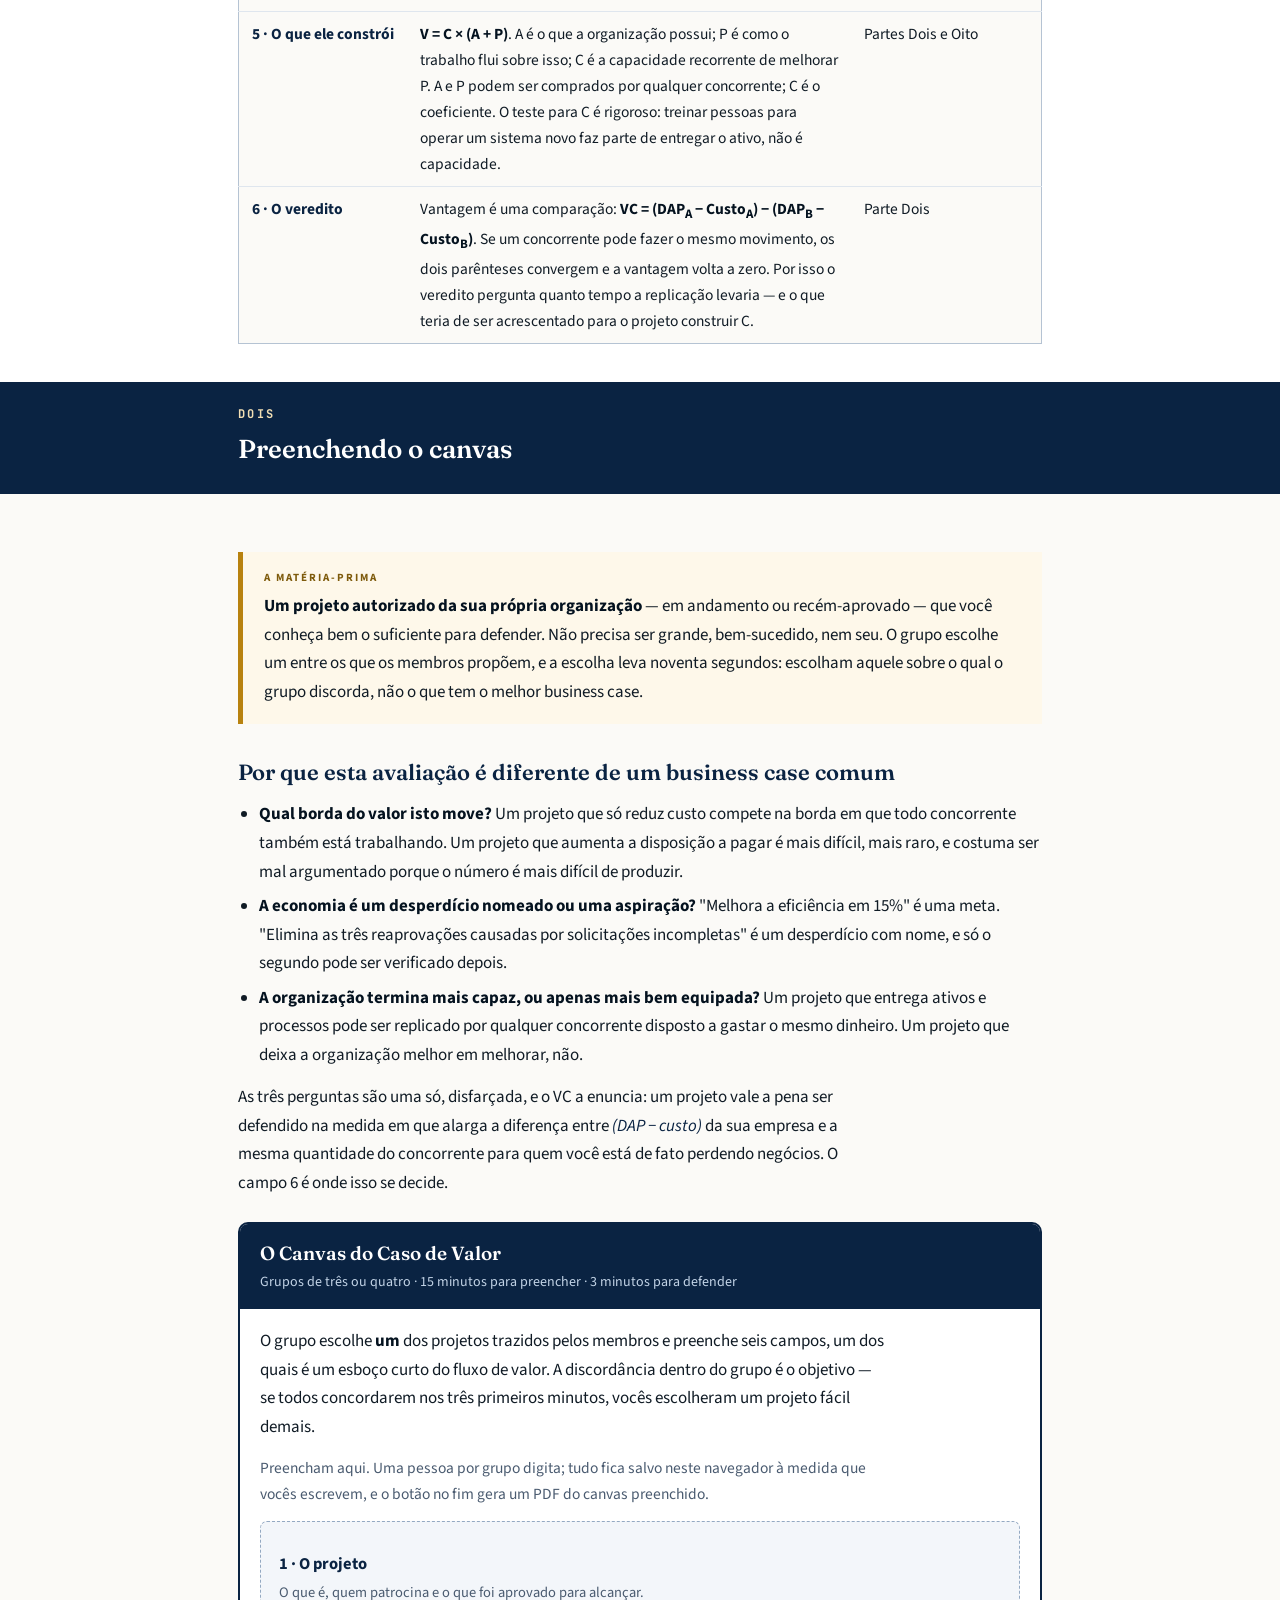
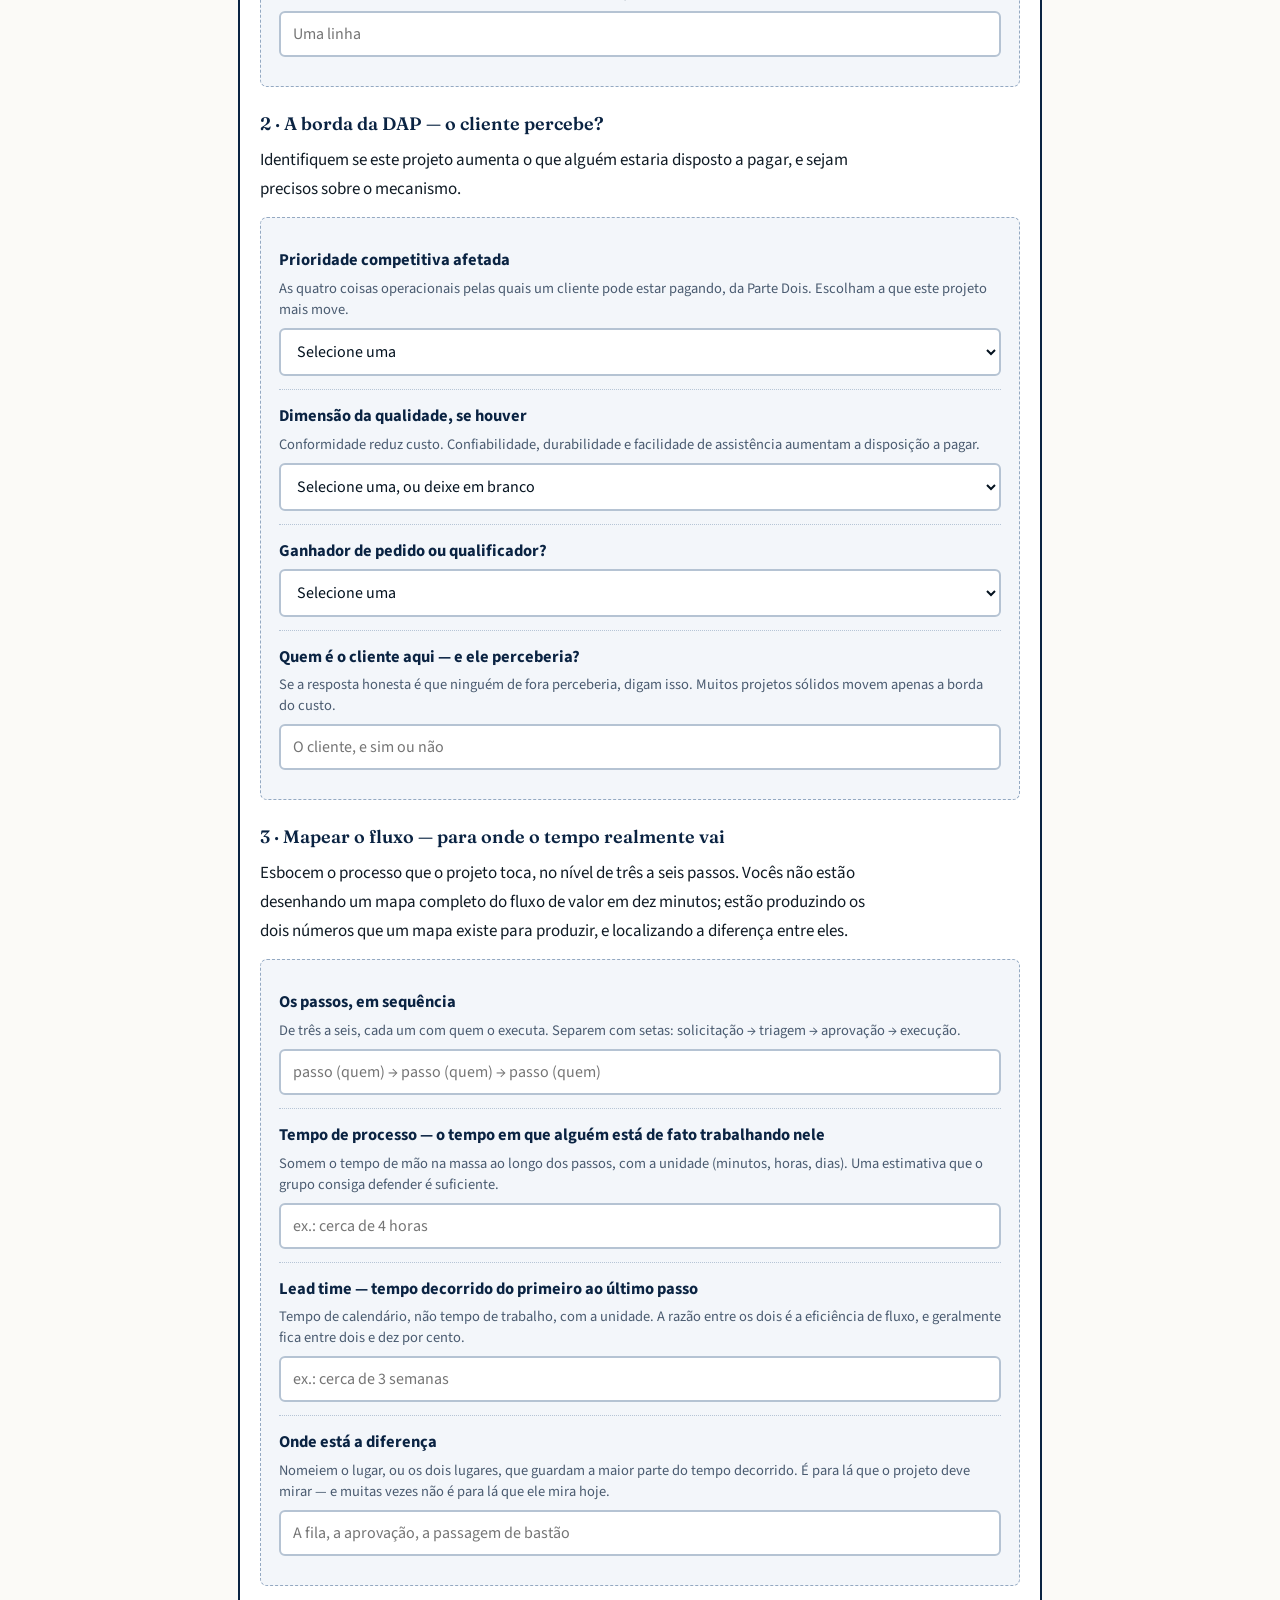
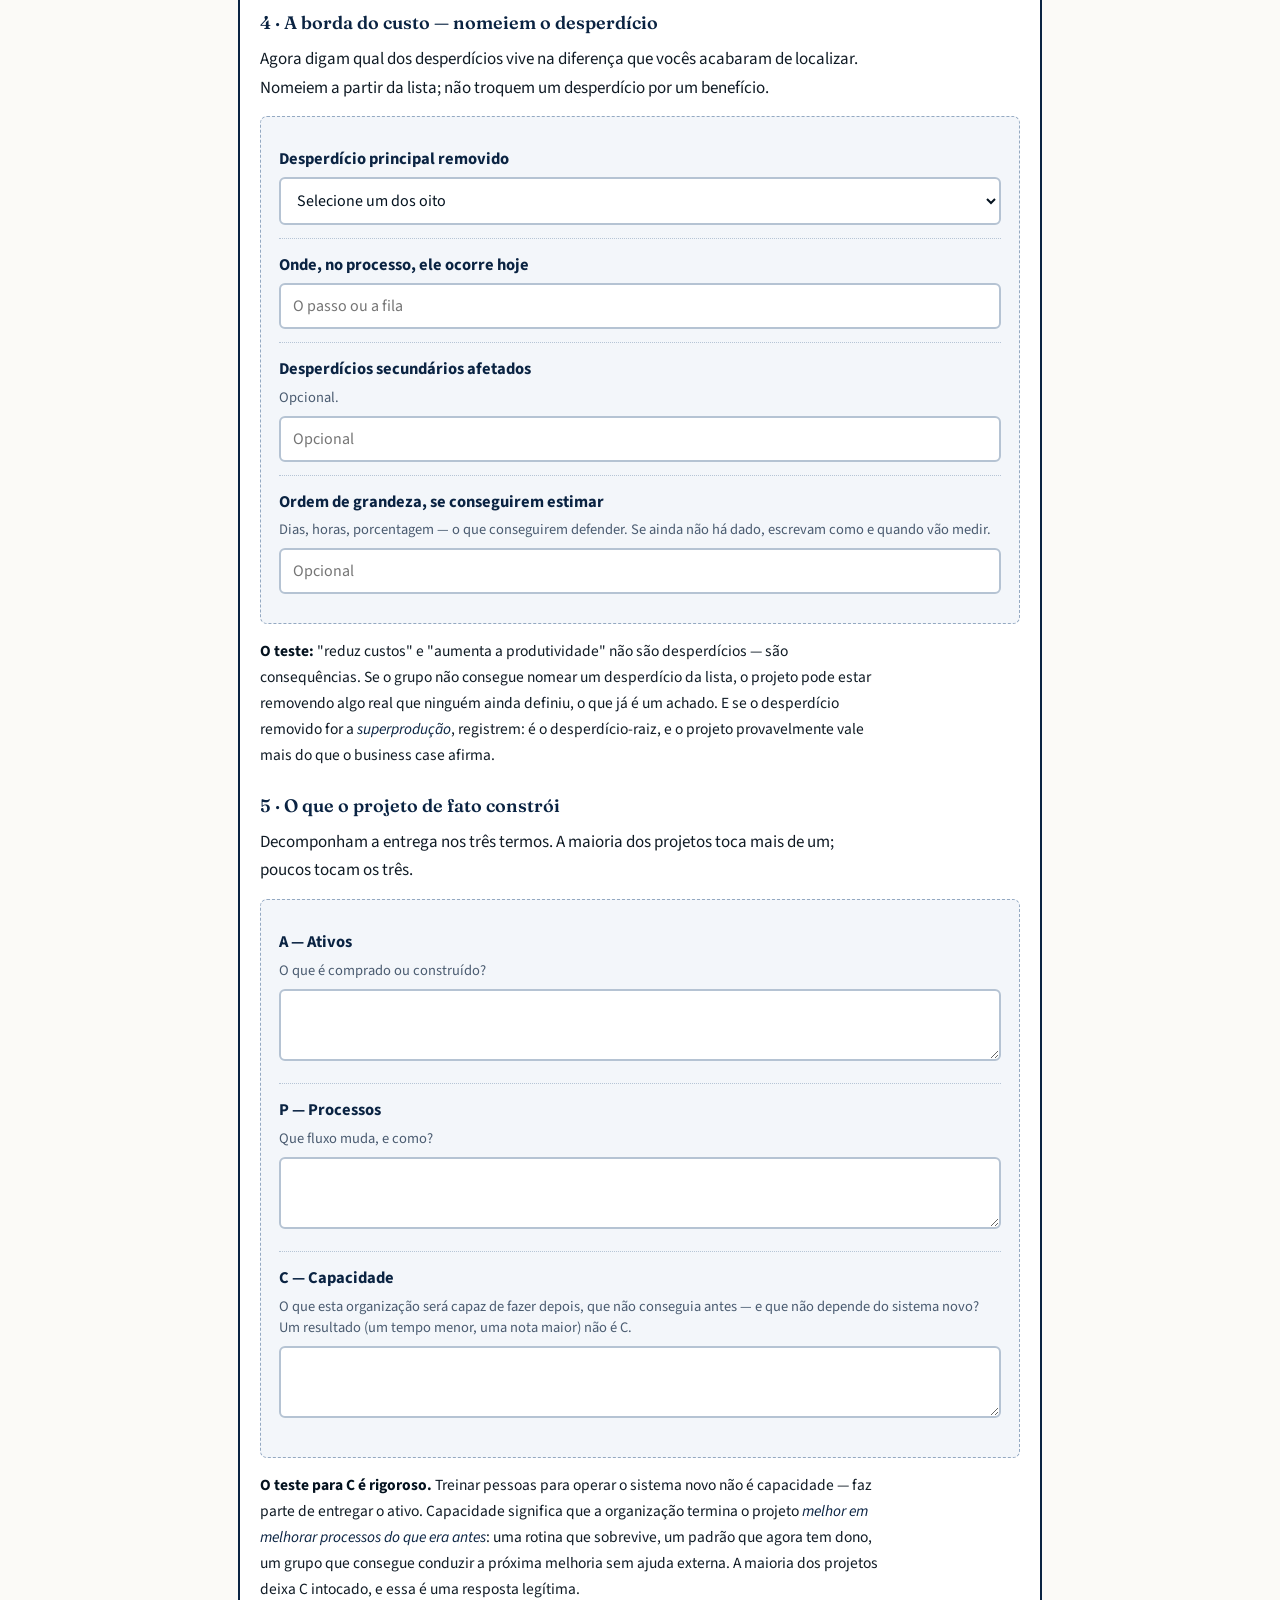
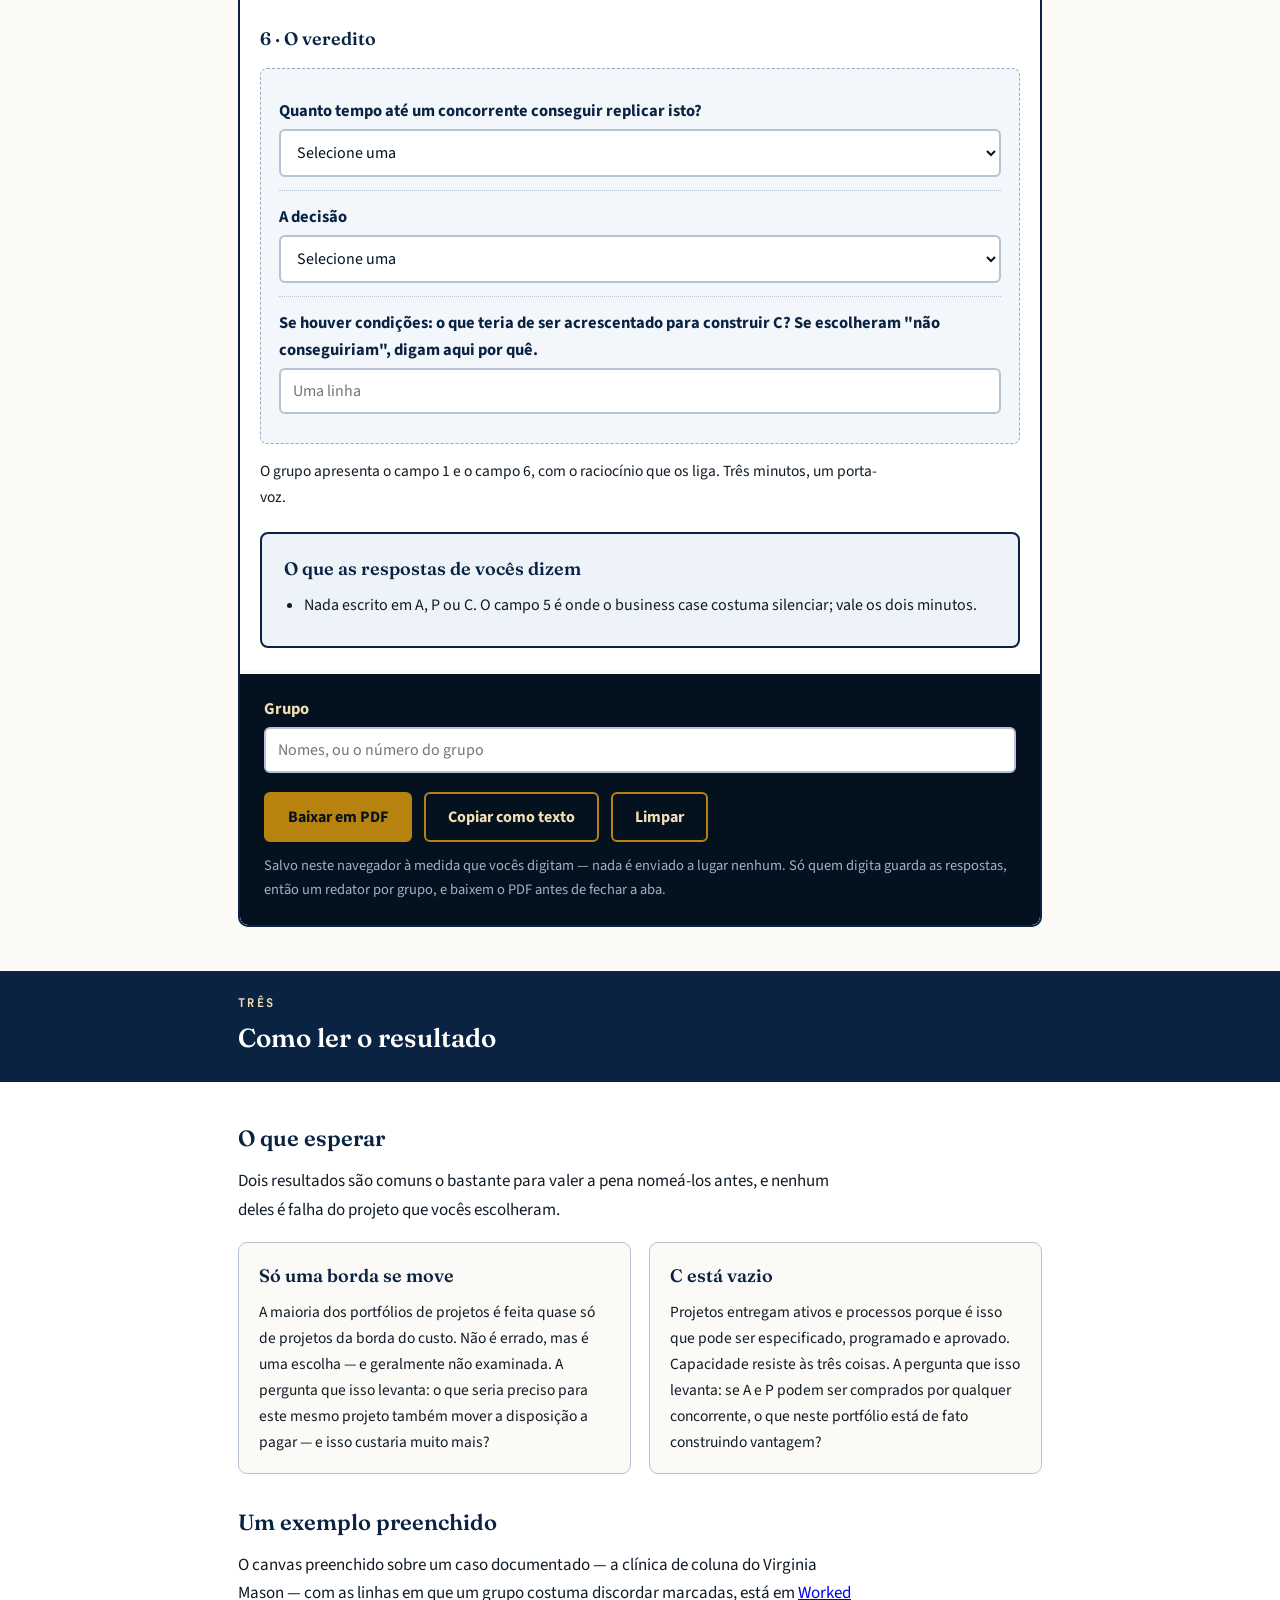
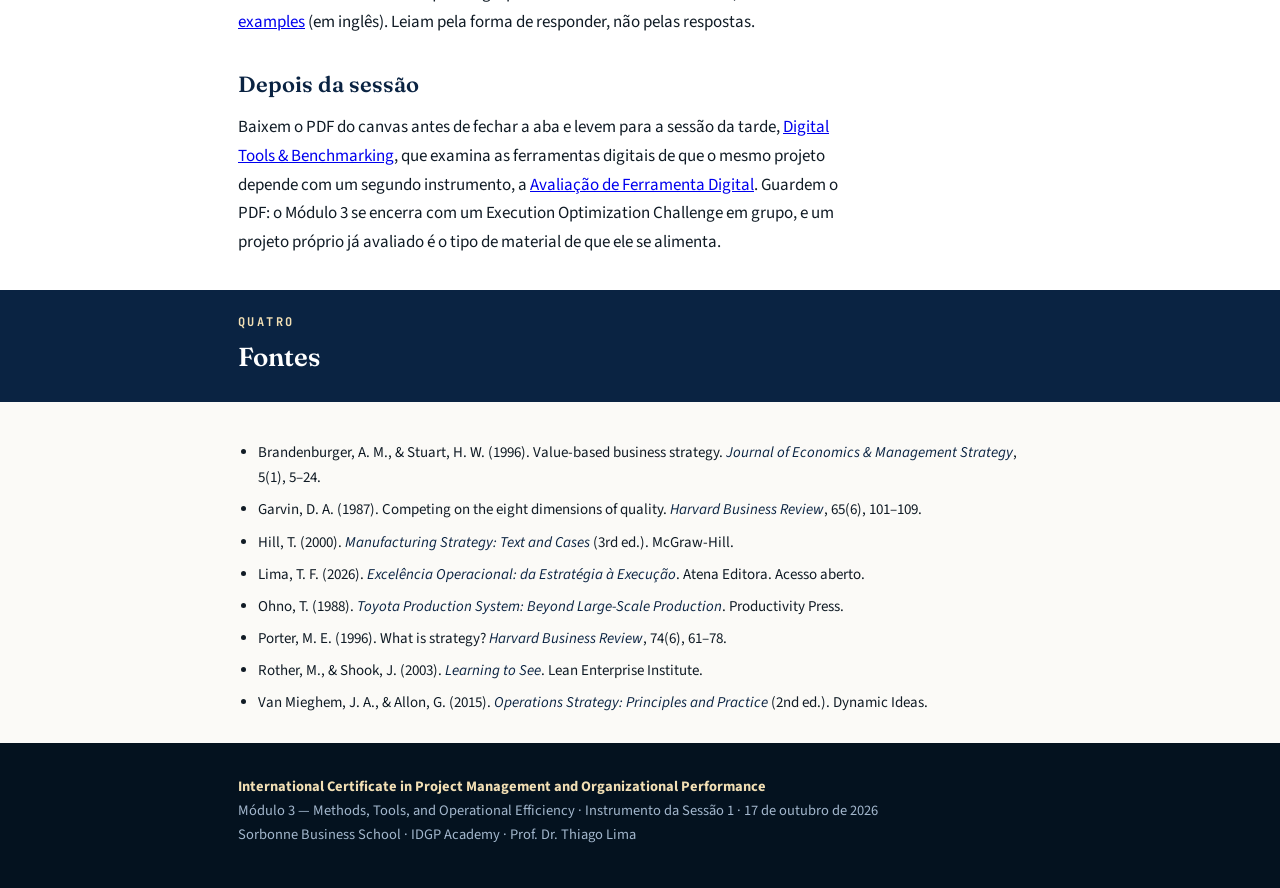
<file: canvas-caso-de-valor.html>
<!DOCTYPE html>
<html lang="pt-BR">
<head>
<meta charset="UTF-8">
<meta name="viewport" content="width=device-width, initial-scale=1.0">
<title>Canvas do Caso de Valor — Lean Six Sigma &amp; Continuous Improvement</title>
<!-- share -->
<meta name="description" content="Instrumento da atividade em grupo da manhã: a borda da disposição a pagar, o desperdício nomeado e o que o projeto constrói em A, P e C. Exporta em PDF.">
<meta property="og:type" content="website">
<meta property="og:site_name" content="IAE Paris — Sorbonne Business School · IDGP Academy">
<meta property="og:title" content="Canvas do Caso de Valor">
<meta property="og:description" content="Instrumento da atividade em grupo da manhã, em português. Exporta em PDF.">
<meta property="og:url" content="https://tflsixsigma-png.github.io/lean-six-sigma-digital-tools-benchmarking/canvas-caso-de-valor.html">
<meta property="og:image" content="https://tflsixsigma-png.github.io/lean-six-sigma-digital-tools-benchmarking/img/share-card.png">
<meta property="og:image:width" content="1200">
<meta property="og:image:height" content="630">
<meta name="twitter:card" content="summary_large_image">
<!-- /share -->
<link rel="preconnect" href="https://fonts.googleapis.com">
<link href="https://fonts.googleapis.com/css2?family=Fraunces:opsz,wght@9..144,400;9..144,600;9..144,700&family=Source+Sans+3:ital,wght@0,400;0,600;0,700;1,400&family=JetBrains+Mono:wght@400;700&display=swap" rel="stylesheet">
<style>
:root{
  --navy:#0A2342; --ink:#04121F; --gold:#B8820F; --gold-soft:#F2DFB4;
  --paper:#FBFAF7; --card:#FFFFFF; --body:#101B25;
  --line:#B5C3D3; --line-soft:#DFE6EE;
}
*{box-sizing:border-box;margin:0;padding:0}
html{scroll-behavior:smooth}
body{font-family:'Source Sans 3',system-ui,sans-serif;background:var(--paper);color:var(--body);line-height:1.68;font-size:17px}
.wrap{max-width:860px;margin:0 auto;padding:0 28px}
p{margin-bottom:14px;max-width:78ch}
strong{color:var(--ink);font-weight:700}
em{color:var(--navy)}

.cover{background:var(--ink);color:#F3F7FB;padding:58px 0 46px;border-bottom:6px solid var(--gold)}
.eyebrow{font-size:11.5px;letter-spacing:.24em;text-transform:uppercase;color:var(--gold-soft);font-weight:700;margin-bottom:15px}
.cover h1{font-family:'Fraunces',serif;font-weight:600;font-size:clamp(30px,4.8vw,46px);line-height:1.1;max-width:19ch;margin-bottom:16px}
.cover .sub{font-size:18px;color:#C6D4E4;max-width:62ch;margin-bottom:28px}
.budget{display:flex;flex-wrap:wrap;border-top:1px solid rgba(242,223,180,.35)}
.budget div{padding:14px 24px 6px 0;border-right:1px solid rgba(242,223,180,.18)}
.budget div:last-child{border-right:none}
.budget .k{font-size:11px;letter-spacing:.16em;text-transform:uppercase;color:var(--gold-soft);font-weight:700}
.budget .v{font-size:15.5px;color:#F3F7FB;margin-top:2px}

.partbar{background:var(--navy);color:#fff;padding:22px 0}
.partbar .n{font-family:'JetBrains Mono',monospace;font-size:12px;letter-spacing:.2em;color:var(--gold-soft);font-weight:700}
.partbar h2{font-family:'Fraunces',serif;font-size:26px;font-weight:600;margin-top:4px}

section{padding:38px 0 20px}
section:nth-of-type(even){background:var(--card)}
h3{font-family:'Fraunces',serif;color:var(--navy);font-size:22px;font-weight:600;margin:30px 0 10px}
h3:first-child{margin-top:0}
h4{font-family:'Fraunces',serif;color:var(--navy);font-size:18px;font-weight:600;margin:22px 0 7px}
.lead{font-size:18.5px;color:var(--ink);max-width:70ch;margin-bottom:16px}

table{width:100%;border-collapse:collapse;margin:18px 0;font-size:15.5px;background:var(--card);border:1px solid var(--line)}
section:nth-of-type(even) table{background:var(--paper)}
th{background:var(--navy);color:#fff;text-align:left;padding:9px 13px;font-size:13.5px;font-weight:700;letter-spacing:.03em}
td{padding:9px 13px;border-bottom:1px solid var(--line-soft);vertical-align:top}
tr:last-child td{border-bottom:none}
td.k{font-weight:700;color:var(--navy);white-space:nowrap}
td.n{font-family:'JetBrains Mono',monospace;text-align:right;white-space:nowrap}

.eq{background:var(--ink);color:#fff;border-radius:9px;padding:24px 20px;margin:22px 0;text-align:center}
.eq .f{font-family:'Fraunces',serif;font-size:30px;line-height:1.25}
.eq .c{font-size:13.5px;color:#A8BBD1;margin-top:9px;font-family:'JetBrains Mono',monospace}

.note{border-left:5px solid var(--gold);background:#FEF8EA;padding:17px 21px;margin:20px 0}
.note .lbl{font-size:11px;letter-spacing:.18em;text-transform:uppercase;font-weight:700;color:#7E5B0C;display:block;margin-bottom:5px}
.puzzle{background:var(--navy);color:#E6EDF6;border-radius:10px;padding:26px 28px;margin:22px 0;border-left:6px solid var(--gold)}
.puzzle h4{color:#fff;margin-top:0;font-size:20px}
.puzzle p{color:#C8D6E6}
.puzzle .q{margin-top:16px;padding-top:15px;border-top:1px solid rgba(242,223,180,.3);color:var(--gold-soft);font-size:16.5px}

/* Dark surfaces: strong and em must never inherit the near-black body colour */
.puzzle strong,.eq strong,.cover strong,.partbar strong,.chain strong,footer strong,
.house .roof strong,th strong{color:#FFFFFF}
.puzzle em,.eq em,.cover em,.partbar em,footer em,.house .roof em{color:var(--gold-soft)}
.puzzle .q strong{color:#FFFFFF}

/* Bridge to project management */
.bridge{background:#EAF1F8;border:1px solid #A9BFD8;border-left:5px solid var(--navy);border-radius:0 8px 8px 0;padding:16px 20px;margin:20px 0}
section:nth-of-type(even) .bridge{background:#EDF3F9}
.bridge .lbl{font-family:'JetBrains Mono',monospace;font-size:11px;letter-spacing:.16em;text-transform:uppercase;font-weight:700;color:var(--navy);display:block;margin-bottom:6px}
.bridge p{font-size:16px;margin-bottom:8px}
.bridge p:last-child{margin-bottom:0}

/* Activity */
.bridge .k{font-family:'JetBrains Mono',monospace;font-size:11.5px;letter-spacing:.12em;text-transform:uppercase;color:#7E5B0C;font-weight:700;margin-right:6px}
.bridge ol,.bridge ul{margin:6px 0 8px 20px;font-size:16px}
.activity{border:2px solid var(--navy);border-radius:10px;overflow:hidden;margin:24px 0}
.activity .ah{background:var(--navy);color:#fff;padding:14px 20px}
.activity .ah b{font-family:'Fraunces',serif;font-size:19px;font-weight:600;color:#fff}
.activity .ah span{display:block;font-size:14px;color:#C2D3E6;margin-top:2px}
.activity .ab{padding:18px 20px;background:var(--card)}
section:nth-of-type(even) .activity .ab{background:var(--paper)}
.worksheet{background:#F3F6FA;border:1px dashed #94A9C2;border-radius:7px;padding:16px 18px;margin:14px 0}
.worksheet .wl{display:flex;justify-content:space-between;gap:14px;padding:9px 0;border-bottom:1px dotted #B6C5D6;font-size:15.5px}
.worksheet .wl:last-child{border-bottom:none}
.worksheet .wl b{color:var(--navy);font-weight:700}
.worksheet .box{font-family:'JetBrains Mono',monospace;color:#6B7D92;white-space:nowrap}

/* Fillable canvas */
.field{padding:13px 0;border-bottom:1px dotted #B6C5D6}
.field:last-child{border-bottom:none}
.field label{display:block;font-weight:700;color:var(--navy);font-size:16.5px;margin-bottom:3px}
.field .hint{font-size:14.5px;color:#4A5B70;margin-bottom:8px;line-height:1.45}
.field input[type=text],.field select,.field textarea{
  font-family:'Source Sans 3',sans-serif;font-size:16px;width:100%;
  padding:10px 12px;border:2px solid #B5C3D3;border-radius:6px;background:#FFFFFF;color:var(--ink)
}
.field textarea{min-height:64px;resize:vertical;line-height:1.5}
.field input:focus,.field select:focus,.field textarea:focus{outline:3px solid var(--gold);outline-offset:1px;border-color:var(--navy)}
.exportbar{background:var(--ink);border-radius:0 0 8px 8px;padding:22px 24px;margin-top:4px}
.exportbar .field{border-bottom:none;padding-top:0}
.exportbar .field label{color:var(--gold-soft)}
.btnrow{display:flex;gap:12px;flex-wrap:wrap;margin-top:6px}
.btnrow button{
  font-family:'Source Sans 3',sans-serif;font-size:16px;font-weight:700;cursor:pointer;
  padding:12px 22px;border-radius:6px;border:2px solid var(--gold);
}
.btnrow button.primary{background:var(--gold);color:var(--ink)}
.btnrow button.ghost{background:transparent;color:var(--gold-soft)}
.btnrow button:hover{background:#D9A32E;color:var(--ink)}
.btnrow button:focus{outline:3px solid #FFFFFF;outline-offset:2px}
.savenote{font-size:14.5px;color:#9FB3C9;margin:12px 0 0;max-width:none}
@media print{.exportbar{display:none}.field input,.field select,.field textarea{border:1px solid #777}}

.grid2{display:grid;grid-template-columns:1fr 1fr;gap:18px;margin:18px 0}
.card{background:var(--card);border:1px solid var(--line);border-radius:9px;padding:18px 20px}
section:nth-of-type(even) .card{background:var(--paper)}
.card h4{margin-top:0}
.card p,.card li{font-size:15.5px}
.card ul{margin-left:18px}
ul.tight{margin:8px 0 14px 21px}
ul.tight li{margin-bottom:6px}
ol.tight{margin:8px 0 14px 21px}
ol.tight li{margin-bottom:8px}

.chain{display:flex;flex-wrap:wrap;align-items:center;gap:8px;margin:18px 0;font-family:'JetBrains Mono',monospace;font-size:14px}
.chain span{background:var(--navy);color:#fff;padding:8px 13px;border-radius:5px;white-space:nowrap}
.chain span.end{background:var(--gold);color:var(--ink);font-weight:700}
.chain i{color:var(--navy);font-style:normal;font-weight:700}

.house{border:2px solid var(--navy);border-radius:9px;overflow:hidden;margin:20px 0}
.house .roof{background:var(--navy);color:#fff;padding:12px 18px;text-align:center;font-family:'Fraunces',serif;font-size:17px}
.house .cols{display:grid;grid-template-columns:1fr 1fr 1fr;gap:1px;background:var(--line)}
.house .col{background:var(--card);padding:15px 16px}
section:nth-of-type(even) .house .col{background:var(--paper)}
.house .col.mid{background:#FEF8EA}
.house .col h5{font-family:'Fraunces',serif;color:var(--navy);font-size:16px;margin-bottom:6px}
.house .col p{font-size:14.5px;margin-bottom:0}
.house .base{background:#E9EFF6;padding:12px 18px;text-align:center;font-size:15px;border-top:1px solid var(--line)}

/* ---------- figures ---------- */
.fig{margin:24px 0;background:var(--card);border:1px solid var(--line);border-radius:10px;padding:18px 18px 14px}
section:nth-of-type(even) .fig{background:#FFFFFF}
.fig svg{width:100%;height:auto;display:block}
.fig figcaption{font-size:14.5px;color:#44566B;margin-top:12px;line-height:1.52;border-top:1px solid #DFE6EE;padding-top:10px}
.fig figcaption b{color:var(--navy)}
.sim .simhead{margin-bottom:14px}
.sim .simhead b{font-family:'Fraunces',serif;font-size:19px;color:var(--navy);font-weight:600;display:block}
.sim .simhead span{font-size:14.5px;color:#56687C;display:block;margin-top:3px}
.simctl{display:grid;grid-template-columns:1fr 1fr;gap:10px 26px;align-items:center;
  background:#F3F6FA;border:1px solid #C6D2DF;border-radius:8px;padding:14px 18px;margin-bottom:16px}
.simctl label{font-size:14.5px;font-weight:700;color:var(--navy);display:flex;justify-content:space-between;gap:10px}
.simctl output{font-family:'JetBrains Mono',monospace;color:#7E5B0C;font-weight:700}
.simctl input[type=range]{width:100%;accent-color:#B8820F;height:26px}
.simout{font-size:16px;color:var(--body);margin:14px 0 0;max-width:none;
  border-left:5px solid var(--gold);background:#FEF8EA;padding:12px 16px}
.simout b{color:var(--navy)}
.simgrid{display:grid;grid-template-columns:repeat(5,1fr);gap:10px;margin-top:14px}
.simgrid div{background:#F3F6FA;border:1px solid #C6D2DF;border-radius:7px;padding:10px 12px}
.simgrid div.hi{background:var(--ink);border-color:var(--ink)}
.simgrid span{display:block;font-size:11.5px;letter-spacing:.1em;text-transform:uppercase;color:#56687C;font-weight:700}
.simgrid div.hi span{color:#9FB6CE}
.simgrid b{font-family:'JetBrains Mono',monospace;font-size:19px;color:var(--navy)}
.simgrid div.hi b{color:#F2DFB4}
@media(max-width:700px){.simctl{grid-template-columns:1fr}.simgrid{grid-template-columns:repeat(2,1fr)}}
.simpre{display:flex;flex-wrap:wrap;gap:8px;align-items:center;margin-bottom:12px}
.simpre-l{font-family:'JetBrains Mono',monospace;font-size:11.5px;letter-spacing:.14em;text-transform:uppercase;color:#7E5B0C;font-weight:700;margin-right:4px}
.simpre button{font-family:'Source Sans 3',sans-serif;font-size:14.5px;font-weight:600;color:var(--navy);background:#fff;border:1.5px solid #B5C3D3;border-radius:999px;padding:7px 14px;cursor:pointer}
.simpre button:hover{border-color:var(--navy)}
.simpre button.on{background:var(--navy);color:#fff;border-color:var(--navy)}
.simpre button:focus{outline:3px solid var(--gold);outline-offset:2px}
.simcalc{display:flex;flex-wrap:wrap;align-items:baseline;gap:6px 10px;background:var(--ink);color:#fff;border-radius:8px;padding:14px 18px;margin:0 0 14px;font-family:'JetBrains Mono',monospace}
.simcalc.two{flex-direction:column;align-items:stretch;gap:6px;padding:10px 18px}
.simcalc.two>div{display:flex;flex-wrap:wrap;align-items:baseline;gap:6px 10px}
.simcalc .t{font-family:'Source Sans 3',sans-serif;font-weight:700;color:#F2DFB4;font-size:15px;min-width:86px}
.simcalc .eq{color:#9FB6CE;font-size:18px}
.simcalc .n{font-size:19px;color:#fff;display:inline-flex;flex-direction:column;line-height:1}
.simcalc .n small{font-family:'Source Sans 3',sans-serif;font-size:11.5px;color:#9FB6CE;font-weight:400;letter-spacing:.04em}
.simcalc .n.hi{color:#F2DFB4;font-weight:700;font-size:22px}
.simcmp{display:grid;grid-template-columns:repeat(3,1fr);gap:10px;margin-top:14px}
.simcmp div{background:#F3F6FA;border:1px solid #C6D2DF;border-radius:7px;padding:10px 12px}
.simcmp div.hi{background:#FEF8EA;border-color:var(--gold)}
.simcmp span{display:block;font-size:13px;color:#56687C;font-weight:700}
.simcmp b{font-family:'JetBrains Mono',monospace;font-size:20px;color:var(--navy);display:block;margin:3px 0}
.simcmp small{font-size:12.5px;color:#56687C}
.simtbl{margin:14px 0 0;font-size:15px}
.simtbl td,.simtbl th{padding:7px 11px}
.simtbl tr.cur td{background:#FEF8EA;font-weight:600}
.simhow{margin-top:16px;border-top:1px solid #DFE6EE;padding-top:12px}
.simhow b{font-family:'JetBrains Mono',monospace;font-size:11.5px;letter-spacing:.14em;text-transform:uppercase;color:#7E5B0C;display:block;margin-bottom:6px}
.simhow ol{margin:0 0 0 20px;font-size:15.5px;color:#2E3F52}
.simhow li{margin-bottom:5px}
@media(max-width:700px){.simcmp{grid-template-columns:1fr}}


.readout{background:#EEF3F9;border:2px solid var(--navy);border-radius:8px;padding:20px 22px;margin:22px 0 4px}
.readout h4{margin-top:0}
.readout ul{margin:8px 0 0 20px;font-size:16px}
.readout li{margin-bottom:7px}
.readout .none{color:#4A5B70;font-size:16px}
.btnrow button[disabled]{opacity:.6;cursor:wait}
.refs li{margin:0 0 7px 20px;font-size:15px}
footer{background:var(--ink);color:#A3B7CD;padding:32px 0 40px;font-size:14.5px}
footer b{color:var(--gold-soft)}

@media(max-width:720px){.grid2,.house .cols{grid-template-columns:1fr}}
@media print{.cover{-webkit-print-color-adjust:exact;print-color-adjust:exact} section{padding:20px 0}}
.back{display:inline-block;margin-top:24px;font-size:15.5px;color:var(--gold-soft);text-decoration:none;border-bottom:1px solid rgba(242,223,180,.45);padding-bottom:2px}
.back:hover{color:#fff;border-bottom-color:#fff}
</style>
</head>
<body>

<header class="cover">
  <div class="wrap">
    <div class="eyebrow">IAE Paris — Sorbonne Business School · IDGP Academy · Módulo 3</div>
    <h1>O Canvas do Caso de Valor</h1>
    <p class="sub">Um instrumento para avaliar um projeto autorizado pelo que o business case costuma deixar de fora: qual borda do valor ele move, qual desperdício nomeado ele remove, e se a organização termina mais capaz ou apenas mais bem equipada.</p>
    <a class="back" href="index.html">← Voltar ao material de 17 de outubro</a>
    <a class="back" href="value-case-canvas.html" style="margin-left:18px">English version</a>
  </div>
</header>

<section>
  <div class="wrap">
    <p class="lead">Um business case convencional responde a uma pergunta: o retorno supera o custo? A pergunta é necessária e não é suficiente, porque não diz nada sobre três coisas que decidem se o retorno sobrevive — e o canvas pergunta exatamente essas três.</p>
    <p>É a atividade em grupo que fecha a sessão da manhã, <a href="session-1-lean-six-sigma.html">Lean Six Sigma &amp; Continuous Improvement</a>. É feita em grupos de três ou quatro sobre <strong>um projeto real</strong>, escolhido entre os que os membros trazem, e foi desenhada para ser preenchida sem o professor: a Parte Um traz as poucas ideias de que cada campo depende, a Parte Dois é o próprio canvas, e a Parte Três diz como ler o que sai dele.</p>
  </div>
</section>

<div class="partbar"><div class="wrap"><div class="n">UM</div><h2>O que você precisa para responder</h2></div></div>
<section>
  <div class="wrap">
    <p>Cada campo do canvas usa uma ideia da manhã. Se alguma não for familiar, as notas de leitura a tratam por completo na parte indicada.</p>
    <table>
      <tr><th style="width:20%">Campo</th><th style="width:56%">A ideia em que se apoia</th><th style="width:24%">Nas notas de leitura</th></tr>
      <tr><td class="k">2 · A borda da DAP</td><td>Valor é criado em apenas duas bordas: aumentar o que o cliente está <strong>disposto a pagar</strong> (DAP, ou WTP em inglês) ou reduzir o custo de atendê-lo. A DAP se move por quatro prioridades competitivas — custo, qualidade, velocidade de entrega, flexibilidade. Um <strong>ganhador de pedido</strong> cria preferência; um <strong>qualificador</strong> apenas evita a eliminação, e esforço acima do seu patamar não compra nada. Qualidade não é uma variável só: conformidade reduz custo, enquanto confiabilidade, durabilidade e facilidade de assistência aumentam a DAP.</td><td>Parte Dois</td></tr>
      <tr><td class="k">3 · Mapear o fluxo</td><td><strong>Tempo de processo</strong> é o tempo em que alguém está de fato trabalhando na unidade; <strong>lead time</strong> é o tempo decorrido do primeiro ao último passo. A razão entre os dois é a eficiência de fluxo — em processos administrativos, geralmente entre dois e dez por cento. A diferença entre os dois números é fila, e é para lá que o projeto deve mirar.</td><td>Partes Três e Quatro</td></tr>
      <tr><td class="k">4 · A borda do custo</td><td>Os oito desperdícios: superprodução (a raiz), espera, transporte, superprocessamento, estoque, movimentação, defeitos e talento não utilizado. "Reduz custos" é consequência, não desperdício. Uma economia que não pode ser nomeada como um dos oito é uma aspiração até que alguém a defina.</td><td>Parte Três</td></tr>
      <tr><td class="k">5 · O que ele constrói</td><td><strong>V = C × (A + P)</strong>. A é o que a organização possui; P é como o trabalho flui sobre isso; C é a capacidade recorrente de melhorar P. A e P podem ser comprados por qualquer concorrente; C é o coeficiente. O teste para C é rigoroso: treinar pessoas para operar um sistema novo faz parte de entregar o ativo, não é capacidade.</td><td>Partes Dois e Oito</td></tr>
      <tr><td class="k">6 · O veredito</td><td>Vantagem é uma comparação: <strong>VC = (DAP<sub>A</sub> − Custo<sub>A</sub>) − (DAP<sub>B</sub> − Custo<sub>B</sub>)</strong>. Se um concorrente pode fazer o mesmo movimento, os dois parênteses convergem e a vantagem volta a zero. Por isso o veredito pergunta quanto tempo a replicação levaria — e o que teria de ser acrescentado para o projeto construir C.</td><td>Parte Dois</td></tr>
    </table>
  </div>
</section>

<div class="partbar"><div class="wrap"><div class="n">DOIS</div><h2>Preenchendo o canvas</h2></div></div>
<section>
  <div class="wrap">
    <div class="note">
      <span class="lbl">A matéria-prima</span>
      <strong>Um projeto autorizado da sua própria organização</strong> — em andamento ou recém-aprovado — que você conheça bem o suficiente para defender. Não precisa ser grande, bem-sucedido, nem seu. O grupo escolhe um entre os que os membros propõem, e a escolha leva noventa segundos: escolham aquele sobre o qual o grupo discorda, não o que tem o melhor business case.
    </div>

    <h3>Por que esta avaliação é diferente de um business case comum</h3>
    <ul class="tight">
      <li><strong>Qual borda do valor isto move?</strong> Um projeto que só reduz custo compete na borda em que todo concorrente também está trabalhando. Um projeto que aumenta a disposição a pagar é mais difícil, mais raro, e costuma ser mal argumentado porque o número é mais difícil de produzir.</li>
      <li><strong>A economia é um desperdício nomeado ou uma aspiração?</strong> "Melhora a eficiência em 15%" é uma meta. "Elimina as três reaprovações causadas por solicitações incompletas" é um desperdício com nome, e só o segundo pode ser verificado depois.</li>
      <li><strong>A organização termina mais capaz, ou apenas mais bem equipada?</strong> Um projeto que entrega ativos e processos pode ser replicado por qualquer concorrente disposto a gastar o mesmo dinheiro. Um projeto que deixa a organização melhor em melhorar, não.</li>
    </ul>
    <p>As três perguntas são uma só, disfarçada, e o VC a enuncia: um projeto vale a pena ser defendido na medida em que alarga a diferença entre <em>(DAP − custo)</em> da sua empresa e a mesma quantidade do concorrente para quem você está de fato perdendo negócios. O campo 6 é onde isso se decide.</p>

    <div class="activity">
      <div class="ah">
        <b>O Canvas do Caso de Valor</b>
        <span>Grupos de três ou quatro · 15 minutos para preencher · 3 minutos para defender</span>
      </div>
      <div class="ab" id="canvas">
        <p>O grupo escolhe <strong>um</strong> dos projetos trazidos pelos membros e preenche seis campos, um dos quais é um esboço curto do fluxo de valor. A discordância dentro do grupo é o objetivo — se todos concordarem nos três primeiros minutos, vocês escolheram um projeto fácil demais.</p>
        <p style="font-size:15.5px;color:#4A5B70">Preencham aqui. Uma pessoa por grupo digita; tudo fica salvo neste navegador à medida que vocês escrevem, e o botão no fim gera um PDF do canvas preenchido.</p>

        <div class="worksheet">
          <div class="field">
            <label for="c-project">1 · O projeto</label>
            <div class="hint">O que é, quem patrocina e o que foi aprovado para alcançar.</div>
            <input type="text" id="c-project" data-section="O projeto" data-label="O projeto" placeholder="Uma linha">
          </div>
        </div>

        <h4>2 · A borda da DAP — o cliente percebe?</h4>
        <p>Identifiquem se este projeto aumenta o que alguém estaria disposto a pagar, e sejam precisos sobre o mecanismo.</p>
        <div class="worksheet">
          <div class="field">
            <label for="c-priority">Prioridade competitiva afetada</label>
            <div class="hint">As quatro coisas operacionais pelas quais um cliente pode estar pagando, da Parte Dois. Escolham a que este projeto mais move.</div>
            <select id="c-priority" data-section="A borda da DAP" data-label="Prioridade competitiva">
              <option value="">Selecione uma</option>
              <option>Custo</option><option>Qualidade</option><option>Velocidade de entrega</option><option>Flexibilidade</option>
              <option>Nenhuma — este projeto não move nenhuma delas</option>
            </select>
          </div>
          <div class="field">
            <label for="c-garvin">Dimensão da qualidade, se houver</label>
            <div class="hint">Conformidade reduz custo. Confiabilidade, durabilidade e facilidade de assistência aumentam a disposição a pagar.</div>
            <select id="c-garvin" data-section="A borda da DAP" data-label="Dimensão da qualidade (Garvin)">
              <option value="">Selecione uma, ou deixe em branco</option>
              <option>Desempenho</option><option>Características</option><option>Confiabilidade</option><option>Conformidade</option>
              <option>Durabilidade</option><option>Facilidade de assistência</option><option>Estética</option><option>Qualidade percebida</option>
            </select>
          </div>
          <div class="field">
            <label for="c-winner">Ganhador de pedido ou qualificador?</label>
            <select id="c-winner" data-section="A borda da DAP" data-label="Ganhador ou qualificador">
              <option value="">Selecione uma</option>
              <option>Ganhador de pedido — gera preferência</option>
              <option>Qualificador — sua ausência nos elimina, sua presença não atrai ninguém</option>
              <option>Nenhum dos dois</option>
            </select>
          </div>
          <div class="field">
            <label for="c-customer">Quem é o cliente aqui — e ele perceberia?</label>
            <div class="hint">Se a resposta honesta é que ninguém de fora perceberia, digam isso. Muitos projetos sólidos movem apenas a borda do custo.</div>
            <input type="text" id="c-customer" data-section="A borda da DAP" data-label="O cliente, e se perceberia" placeholder="O cliente, e sim ou não">
          </div>
        </div>

        <h4>3 · Mapear o fluxo — para onde o tempo realmente vai</h4>
        <p>Esbocem o processo que o projeto toca, no nível de três a seis passos. Vocês não estão desenhando um mapa completo do fluxo de valor em dez minutos; estão produzindo os dois números que um mapa existe para produzir, e localizando a diferença entre eles.</p>
        <div class="worksheet">
          <div class="field">
            <label for="c-steps">Os passos, em sequência</label>
            <div class="hint">De três a seis, cada um com quem o executa. Separem com setas: solicitação → triagem → aprovação → execução.</div>
            <input type="text" id="c-steps" data-section="O fluxo de valor" data-label="Os passos em sequência" placeholder="passo (quem) → passo (quem) → passo (quem)">
          </div>
          <div class="field">
            <label for="c-pt">Tempo de processo — o tempo em que alguém está de fato trabalhando nele</label>
            <div class="hint">Somem o tempo de mão na massa ao longo dos passos, com a unidade (minutos, horas, dias). Uma estimativa que o grupo consiga defender é suficiente.</div>
            <input type="text" id="c-pt" data-section="O fluxo de valor" data-label="Tempo de processo" placeholder="ex.: cerca de 4 horas">
          </div>
          <div class="field">
            <label for="c-lt">Lead time — tempo decorrido do primeiro ao último passo</label>
            <div class="hint">Tempo de calendário, não tempo de trabalho, com a unidade. A razão entre os dois é a eficiência de fluxo, e geralmente fica entre dois e dez por cento.</div>
            <input type="text" id="c-lt" data-section="O fluxo de valor" data-label="Lead time" placeholder="ex.: cerca de 3 semanas">
          </div>
          <div class="field">
            <label for="c-gap">Onde está a diferença</label>
            <div class="hint">Nomeiem o lugar, ou os dois lugares, que guardam a maior parte do tempo decorrido. É para lá que o projeto deve mirar — e muitas vezes não é para lá que ele mira hoje.</div>
            <input type="text" id="c-gap" data-section="O fluxo de valor" data-label="Onde está o tempo decorrido" placeholder="A fila, a aprovação, a passagem de bastão">
          </div>
        </div>

        <h4>4 · A borda do custo — nomeiem o desperdício</h4>
        <p>Agora digam qual dos desperdícios vive na diferença que vocês acabaram de localizar. Nomeiem a partir da lista; não troquem um desperdício por um benefício.</p>
        <div class="worksheet">
          <div class="field">
            <label for="c-waste">Desperdício principal removido</label>
            <select id="c-waste" data-section="A borda do custo" data-label="Desperdício principal removido">
              <option value="">Selecione um dos oito</option>
              <option>Superprodução — o desperdício-raiz</option><option>Espera</option><option>Transporte</option>
              <option>Superprocessamento</option><option>Estoque</option><option>Movimentação</option>
              <option>Defeitos</option><option>Talento não utilizado</option>
              <option>Nenhum dos oito — então o projeto não move a borda do custo, e o veredito deve dizer isso</option>
            </select>
          </div>
          <div class="field">
            <label for="c-where">Onde, no processo, ele ocorre hoje</label>
            <input type="text" id="c-where" data-section="A borda do custo" data-label="Onde o desperdício ocorre" placeholder="O passo ou a fila">
          </div>
          <div class="field">
            <label for="c-secondary">Desperdícios secundários afetados</label>
            <div class="hint">Opcional.</div>
            <input type="text" id="c-secondary" data-section="A borda do custo" data-label="Desperdícios secundários" placeholder="Opcional">
          </div>
          <div class="field">
            <label for="c-magnitude">Ordem de grandeza, se conseguirem estimar</label>
            <div class="hint">Dias, horas, porcentagem — o que conseguirem defender. Se ainda não há dado, escrevam como e quando vão medir.</div>
            <input type="text" id="c-magnitude" data-section="A borda do custo" data-label="Ordem de grandeza" placeholder="Opcional">
          </div>
        </div>
        <p style="font-size:15.5px"><strong>O teste:</strong> "reduz custos" e "aumenta a produtividade" não são desperdícios — são consequências. Se o grupo não consegue nomear um desperdício da lista, o projeto pode estar removendo algo real que ninguém ainda definiu, o que já é um achado. E se o desperdício removido for a <em>superprodução</em>, registrem: é o desperdício-raiz, e o projeto provavelmente vale mais do que o business case afirma.</p>

        <h4>5 · O que o projeto de fato constrói</h4>
        <p>Decomponham a entrega nos três termos. A maioria dos projetos toca mais de um; poucos tocam os três.</p>
        <div class="worksheet">
          <div class="field">
            <label for="c-assets">A — Ativos</label>
            <div class="hint">O que é comprado ou construído?</div>
            <textarea id="c-assets" data-section="O que o projeto constrói" data-label="A — Ativos"></textarea>
          </div>
          <div class="field">
            <label for="c-processes">P — Processos</label>
            <div class="hint">Que fluxo muda, e como?</div>
            <textarea id="c-processes" data-section="O que o projeto constrói" data-label="P — Processos"></textarea>
          </div>
          <div class="field">
            <label for="c-capability">C — Capacidade</label>
            <div class="hint">O que esta organização será capaz de fazer depois, que não conseguia antes — e que não depende do sistema novo? Um resultado (um tempo menor, uma nota maior) não é C.</div>
            <textarea id="c-capability" data-section="O que o projeto constrói" data-label="C — Capacidade"></textarea>
          </div>
        </div>
        <p style="font-size:15.5px"><strong>O teste para C é rigoroso.</strong> Treinar pessoas para operar o sistema novo não é capacidade — faz parte de entregar o ativo. Capacidade significa que a organização termina o projeto <em>melhor em melhorar processos do que era antes</em>: uma rotina que sobrevive, um padrão que agora tem dono, um grupo que consegue conduzir a próxima melhoria sem ajuda externa. A maioria dos projetos deixa C intocado, e essa é uma resposta legítima.</p>

        <h4>6 · O veredito</h4>
        <div class="worksheet">
          <div class="field">
            <label for="c-replicate">Quanto tempo até um concorrente conseguir replicar isto?</label>
            <select id="c-replicate" data-section="O veredito" data-label="Tempo para replicar">
              <option value="">Selecione uma</option>
              <option>Meses</option><option>Um ou dois anos</option><option>Anos</option>
              <option>Não conseguiriam — e o motivo está abaixo</option>
            </select>
          </div>
          <div class="field">
            <label for="c-verdict">A decisão</label>
            <select id="c-verdict" data-section="O veredito" data-label="Decisão">
              <option value="">Selecione uma</option>
              <option>Financiar</option><option>Financiar com condições</option><option>Não financiar</option>
            </select>
          </div>
          <div class="field">
            <label for="c-conditions">Se houver condições: o que teria de ser acrescentado para construir C? Se escolheram "não conseguiriam", digam aqui por quê.</label>
            <input type="text" id="c-conditions" data-section="O veredito" data-label="Condições para construir C" placeholder="Uma linha">
          </div>
        </div>
        <p style="font-size:15.5px">O grupo apresenta o campo 1 e o campo 6, com o raciocínio que os liga. Três minutos, um porta-voz.</p>

        <div class="readout">
          <h4>O que as respostas de vocês dizem</h4>
          <div id="readout-body"></div>
        </div>
      </div>
      <div class="exportbar">
        <div class="field">
          <label for="c-group">Grupo</label>
          <input type="text" id="c-group" data-label="Grupo" placeholder="Nomes, ou o número do grupo">
        </div>
        <div class="btnrow">
          <button type="button" class="primary" id="c-download">Baixar em PDF</button>
          <button type="button" class="ghost" id="c-copy">Copiar como texto</button>
          <button type="button" class="ghost" id="c-clear">Limpar</button>
        </div>
        <p class="savenote">Salvo neste navegador à medida que vocês digitam — nada é enviado a lugar nenhum. Só quem digita guarda as respostas, então um redator por grupo, e baixem o PDF antes de fechar a aba.</p>
      </div>
    </div>
  </div>
</section>

<div class="partbar"><div class="wrap"><div class="n">TRÊS</div><h2>Como ler o resultado</h2></div></div>
<section>
  <div class="wrap">
    <h3>O que esperar</h3>
    <p>Dois resultados são comuns o bastante para valer a pena nomeá-los antes, e nenhum deles é falha do projeto que vocês escolheram.</p>
    <div class="grid2">
      <div class="card">
        <h4>Só uma borda se move</h4>
        <p style="margin-bottom:0">A maioria dos portfólios de projetos é feita quase só de projetos da borda do custo. Não é errado, mas é uma escolha — e geralmente não examinada. A pergunta que isso levanta: o que seria preciso para este mesmo projeto também mover a disposição a pagar — e isso custaria muito mais?</p>
      </div>
      <div class="card">
        <h4>C está vazio</h4>
        <p style="margin-bottom:0">Projetos entregam ativos e processos porque é isso que pode ser especificado, programado e aprovado. Capacidade resiste às três coisas. A pergunta que isso levanta: se A e P podem ser comprados por qualquer concorrente, o que neste portfólio está de fato construindo vantagem?</p>
      </div>
    </div>
    <h3>Um exemplo preenchido</h3>
    <p>O canvas preenchido sobre um caso documentado — a clínica de coluna do Virginia Mason — com as linhas em que um grupo costuma discordar marcadas, está em <a href="worked-examples.html#one">Worked examples</a> (em inglês). Leiam pela forma de responder, não pelas respostas.</p>

    <h3>Depois da sessão</h3>
    <p>Baixem o PDF do canvas antes de fechar a aba e levem para a sessão da tarde, <a href="session-2-digital-tools-benchmarking.html">Digital Tools &amp; Benchmarking</a>, que examina as ferramentas digitais de que o mesmo projeto depende com um segundo instrumento, a <a href="avaliacao-ferramenta-digital.html">Avaliação de Ferramenta Digital</a>. Guardem o PDF: o Módulo 3 se encerra com um Execution Optimization Challenge em grupo, e um projeto próprio já avaliado é o tipo de material de que ele se alimenta.</p>
  </div>
</section>

<div class="partbar"><div class="wrap"><div class="n">QUATRO</div><h2>Fontes</h2></div></div>
<section>
  <div class="wrap">
    <ul class="refs">
      <li>Brandenburger, A. M., &amp; Stuart, H. W. (1996). Value-based business strategy. <em>Journal of Economics &amp; Management Strategy</em>, 5(1), 5–24.</li>
      <li>Garvin, D. A. (1987). Competing on the eight dimensions of quality. <em>Harvard Business Review</em>, 65(6), 101–109.</li>
      <li>Hill, T. (2000). <em>Manufacturing Strategy: Text and Cases</em> (3rd ed.). McGraw-Hill.</li>
      <li>Lima, T. F. (2026). <em>Excelência Operacional: da Estratégia à Execução</em>. Atena Editora. Acesso aberto.</li>
      <li>Ohno, T. (1988). <em>Toyota Production System: Beyond Large-Scale Production</em>. Productivity Press.</li>
      <li>Porter, M. E. (1996). What is strategy? <em>Harvard Business Review</em>, 74(6), 61–78.</li>
      <li>Rother, M., &amp; Shook, J. (2003). <em>Learning to See</em>. Lean Enterprise Institute.</li>
      <li>Van Mieghem, J. A., &amp; Allon, G. (2015). <em>Operations Strategy: Principles and Practice</em> (2nd ed.). Dynamic Ideas.</li>
    </ul>
  </div>
</section>

<footer>
  <div class="wrap">
    <b>International Certificate in Project Management and Organizational Performance</b><br>
    Módulo 3 — Methods, Tools, and Operational Efficiency · Instrumento da Sessão 1 · 17 de outubro de 2026<br>
    Sorbonne Business School · IDGP Academy · Prof. Dr. Thiago Lima
  </div>
</footer>

<script src="js/instrument.js"></script>
<script src="js/value-case.js"></script>
<script>
ValueCase.init('pt');
</script>

</body>
</html>
</file>
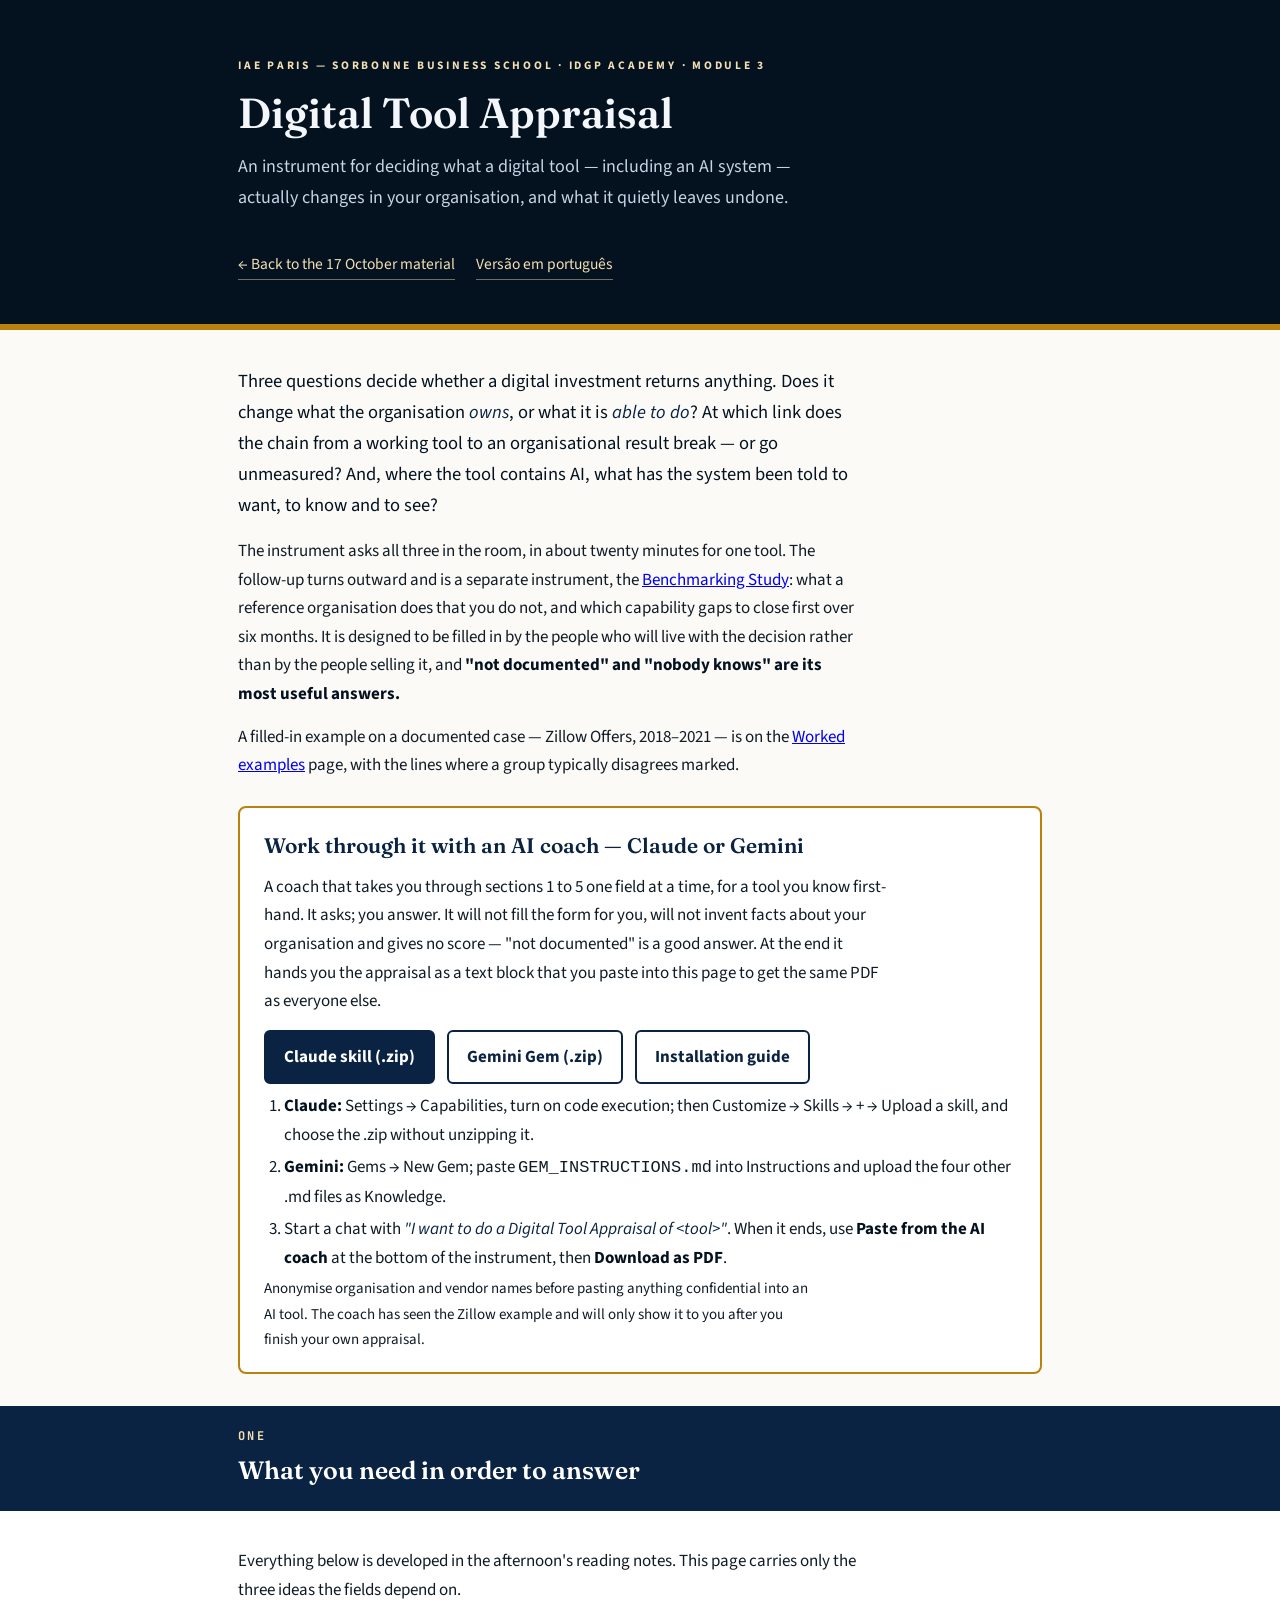
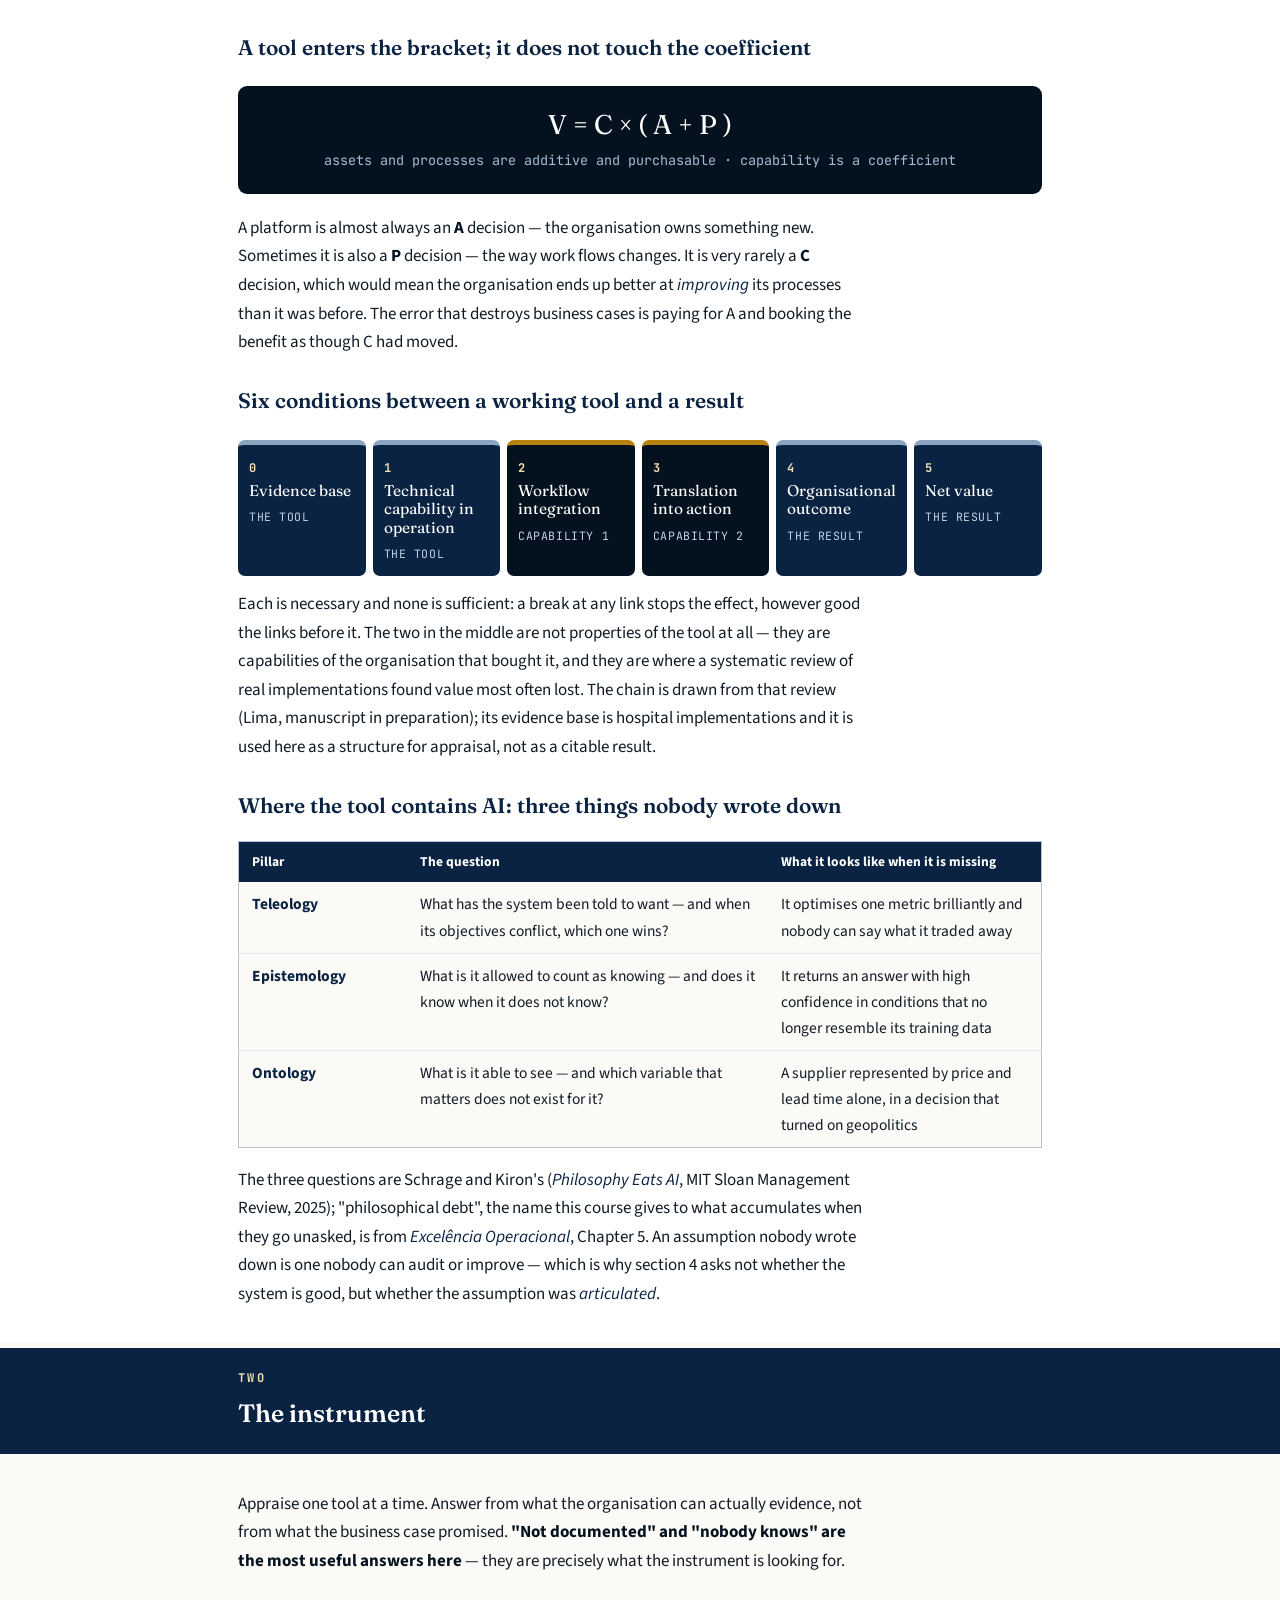
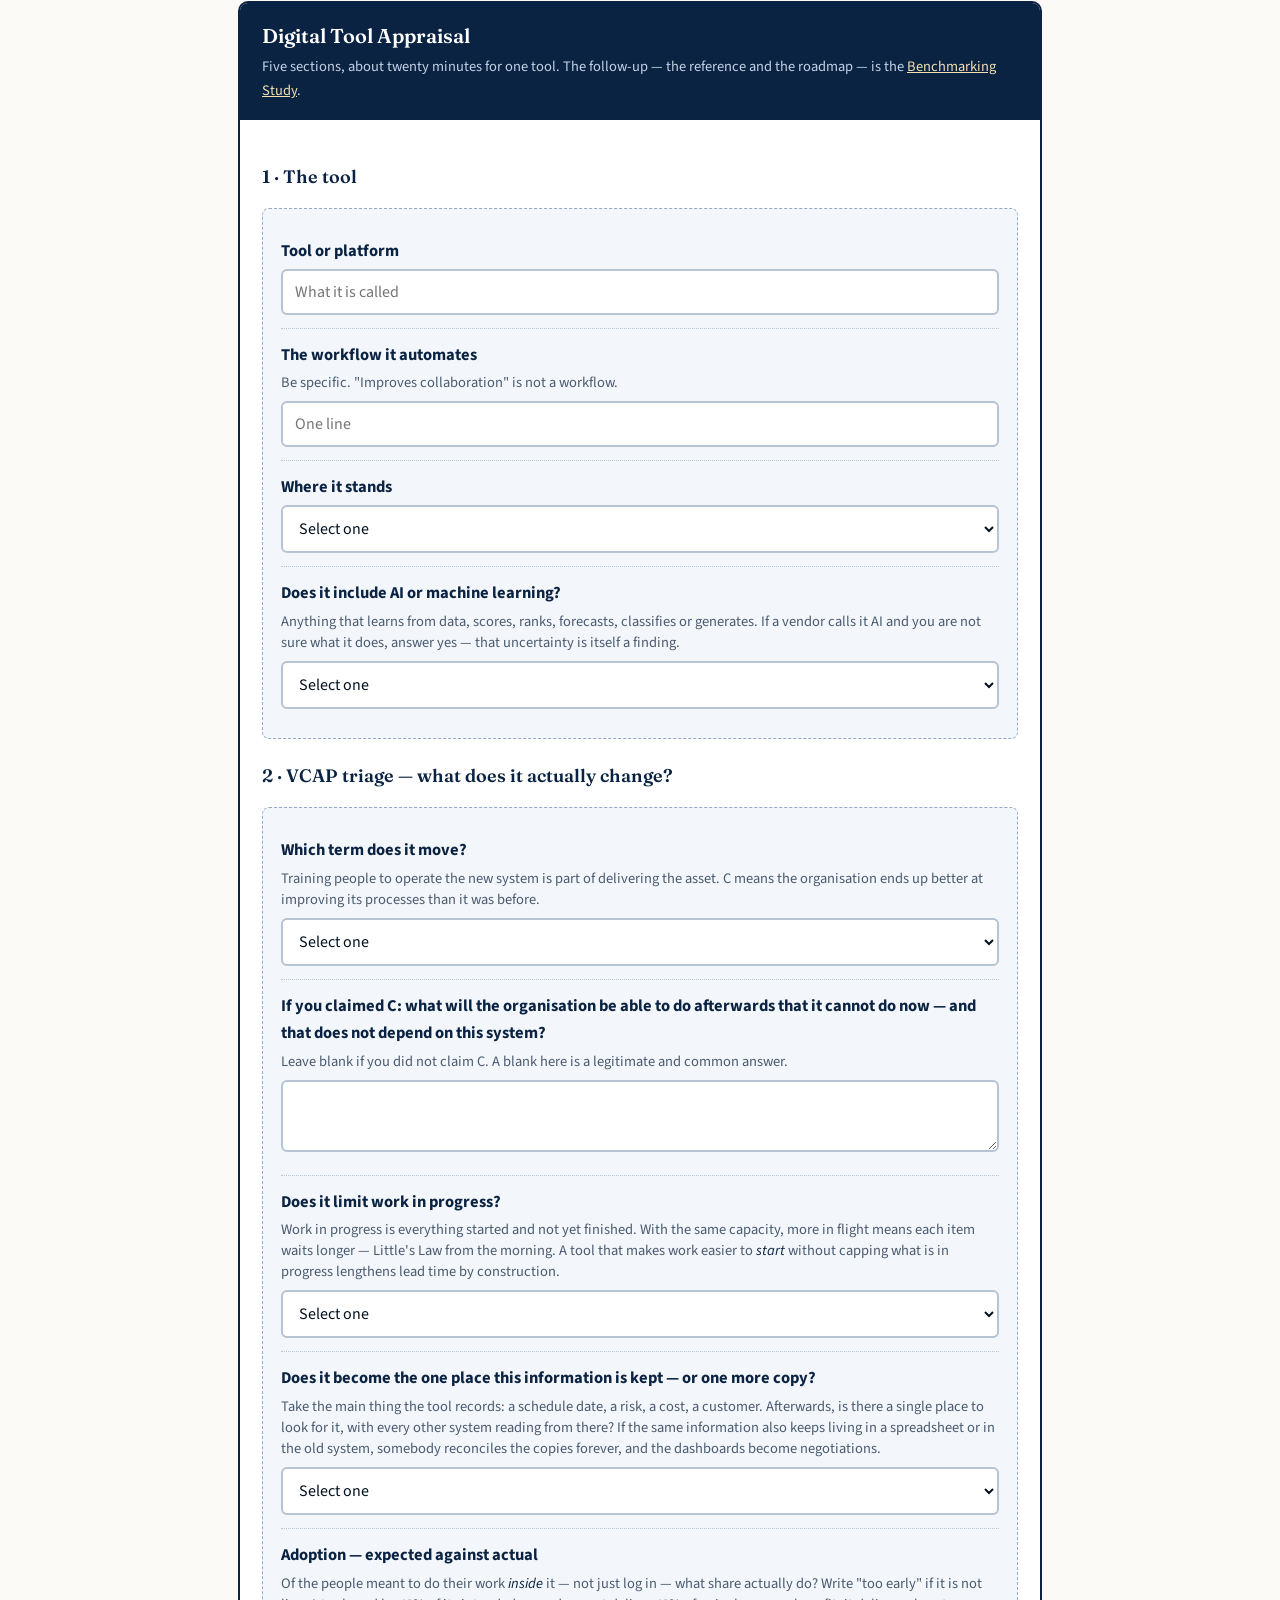
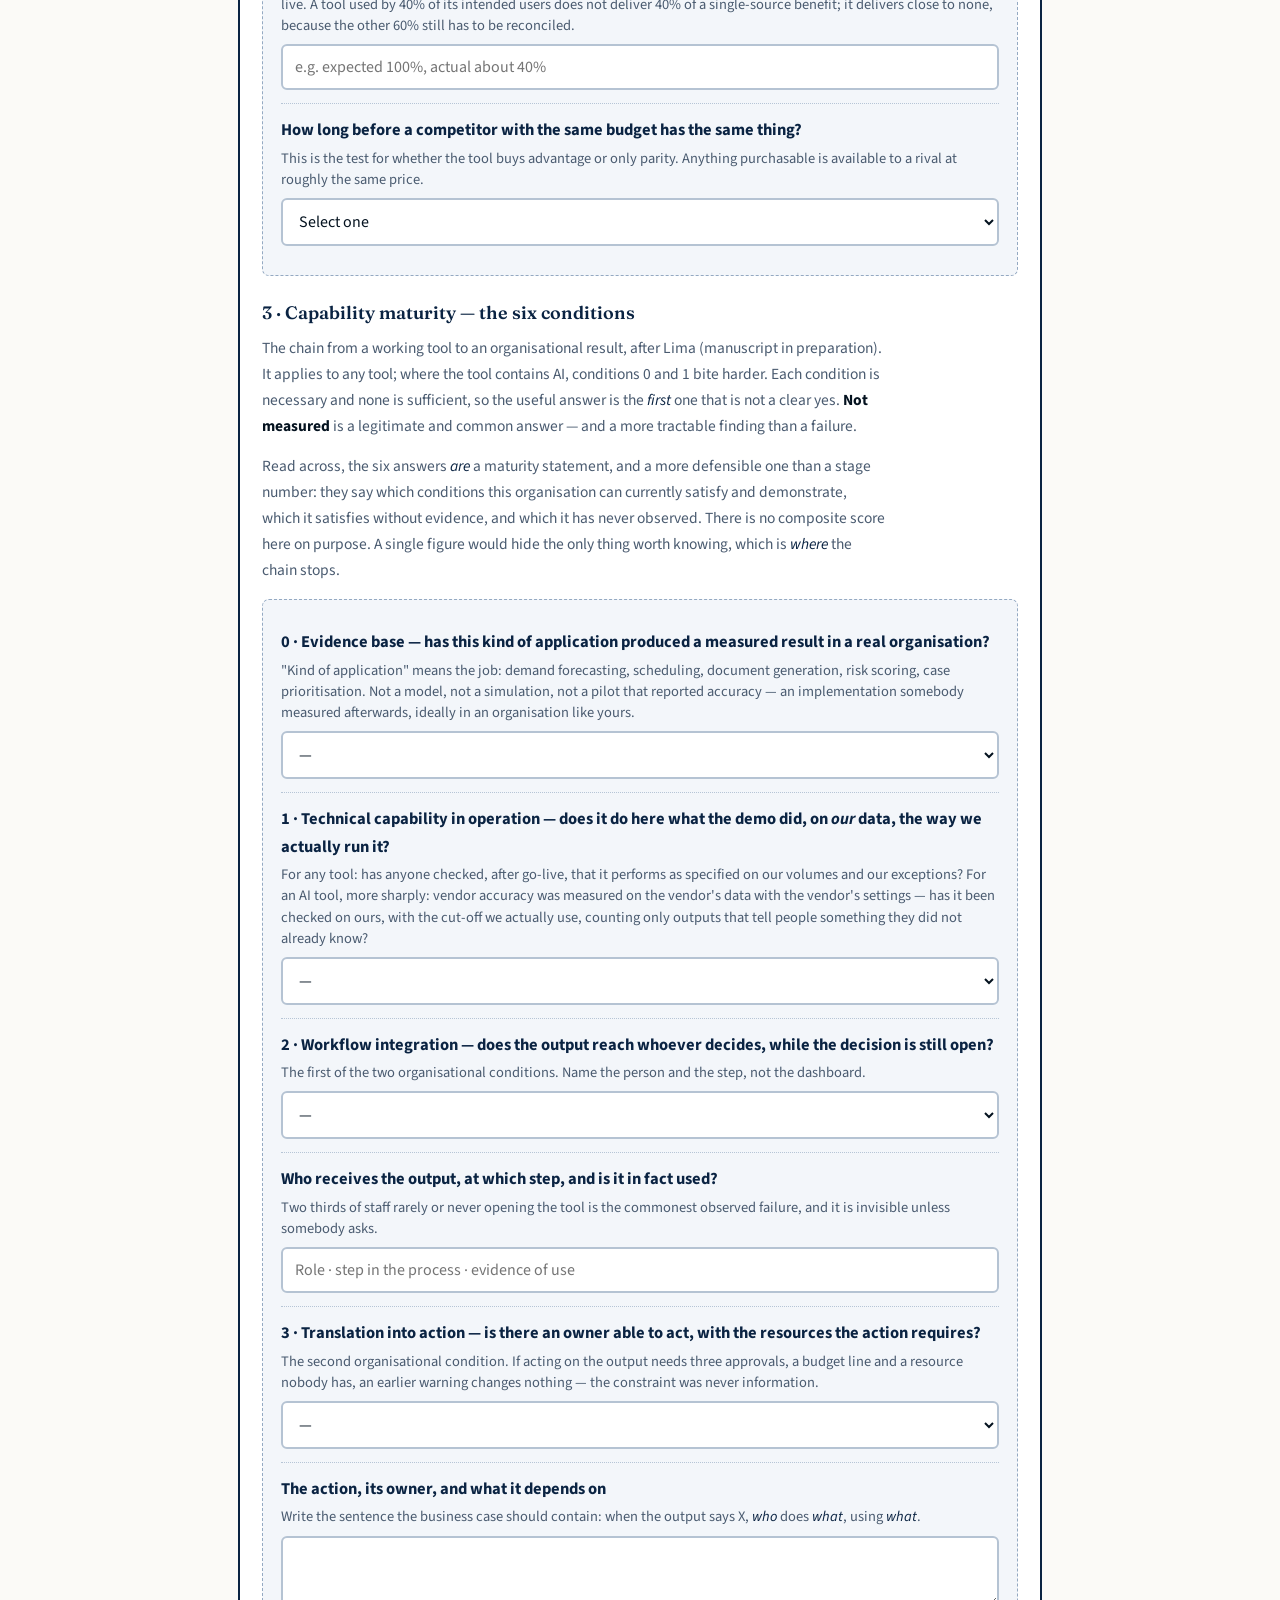
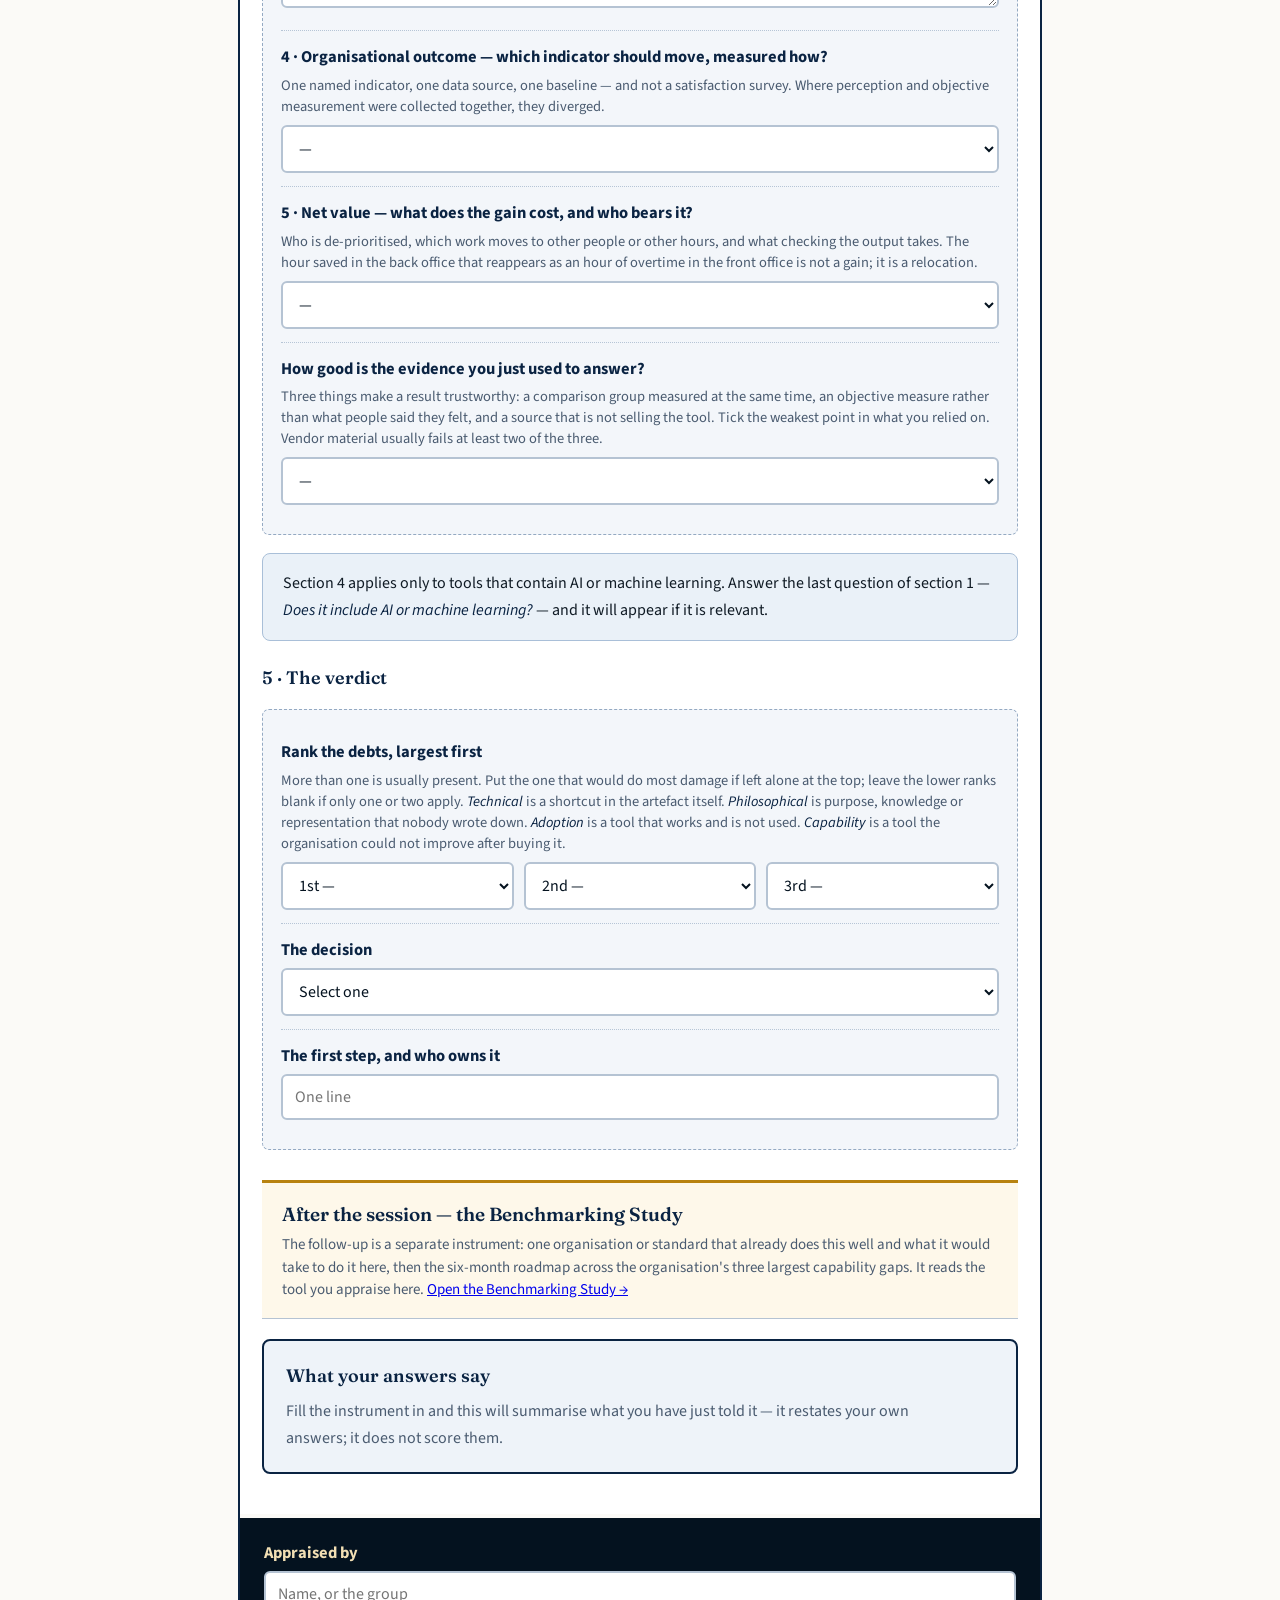
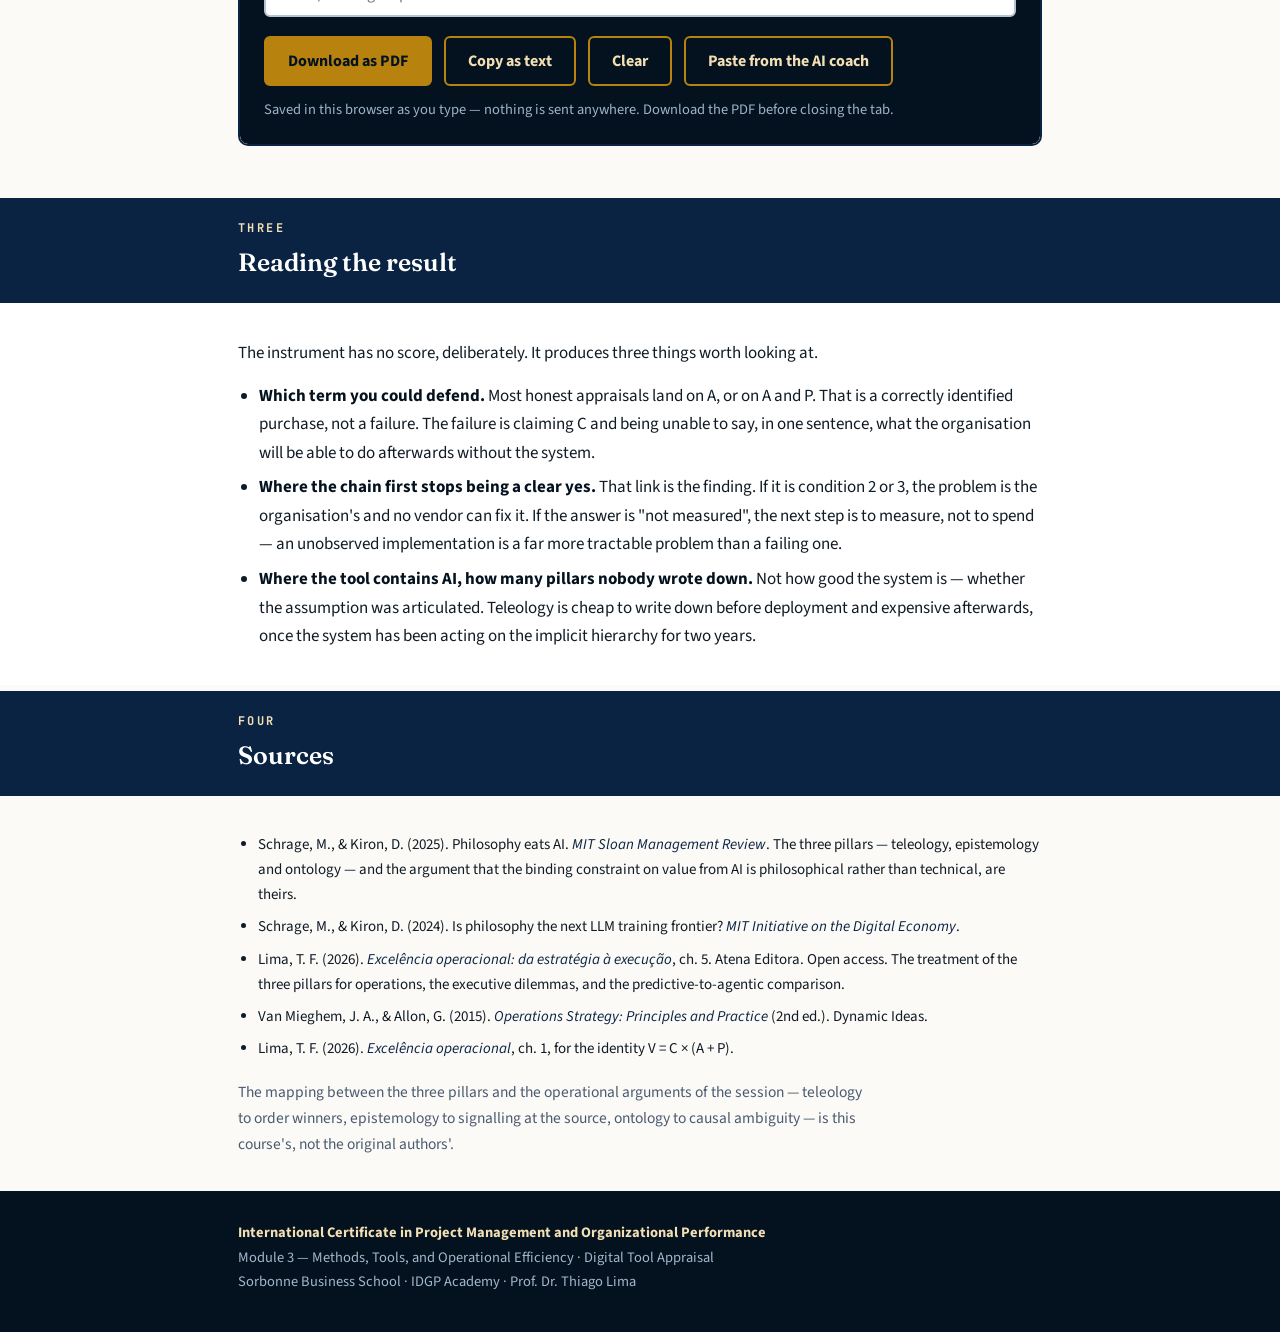
<file: digital-tool-appraisal.html>
<!DOCTYPE html>
<html lang="en">
<head>
<meta charset="UTF-8">
<meta name="viewport" content="width=device-width, initial-scale=1.0">
<title>Digital Tool Appraisal — Digital Tools &amp; Benchmarking</title>
<!-- share -->
<meta name="description" content="The afternoon instrument: VCAP triage, six-condition maturity chain and philosophical debt audit. 17 October 2026.">
<meta property="og:type" content="website">
<meta property="og:site_name" content="IAE Paris — Sorbonne Business School · IDGP Academy">
<meta property="og:title" content="Digital Tool Appraisal — Digital Tools &amp; Benchmarking">
<meta property="og:description" content="The afternoon instrument: VCAP triage, six-condition maturity chain and philosophical debt audit. 17 October 2026.">
<meta property="og:url" content="https://tflsixsigma-png.github.io/lean-six-sigma-digital-tools-benchmarking/digital-tool-appraisal.html">
<meta property="og:image" content="https://tflsixsigma-png.github.io/lean-six-sigma-digital-tools-benchmarking/img/share-card.png">
<meta property="og:image:width" content="1200">
<meta property="og:image:height" content="630">
<meta name="twitter:card" content="summary_large_image">
<!-- /share -->
<link rel="preconnect" href="https://fonts.googleapis.com">
<link href="https://fonts.googleapis.com/css2?family=Fraunces:opsz,wght@9..144,400;9..144,600&family=Source+Sans+3:ital,wght@0,400;0,600;0,700;1,400&family=JetBrains+Mono:wght@400;700&display=swap" rel="stylesheet">
<style>
:root{--navy:#0A2342;--ink:#04121F;--gold:#B8820F;--gold-soft:#F2DFB4;--paper:#FBFAF7;--card:#FFFFFF;--body:#101B25;--line:#B5C3D3;--line-soft:#DFE6EE}
*{box-sizing:border-box;margin:0;padding:0}
body{font-family:'Source Sans 3',system-ui,sans-serif;background:var(--paper);color:var(--body);line-height:1.68;font-size:17px}
.wrap{max-width:860px;margin:0 auto;padding:0 28px}
p{margin-bottom:14px;max-width:78ch}
strong{color:var(--ink);font-weight:700}
em{color:var(--navy)}

.cover{background:var(--ink);color:#F3F7FB;padding:56px 0 44px;border-bottom:6px solid var(--gold)}
.eyebrow{font-size:11.5px;letter-spacing:.24em;text-transform:uppercase;color:var(--gold-soft);font-weight:700;margin-bottom:15px}
.cover h1{font-family:'Fraunces',serif;font-weight:600;font-size:clamp(29px,4.4vw,42px);line-height:1.12;max-width:20ch;margin-bottom:15px}
.cover .sub{font-size:18px;color:#C6D4E4;max-width:62ch}
.back{display:inline-block;margin-top:24px;font-size:15.5px;color:var(--gold-soft);text-decoration:none;border-bottom:1px solid rgba(242,223,180,.45);padding-bottom:2px}
.back:hover{color:#fff;border-bottom-color:#fff}

.partbar{background:var(--navy);color:#fff;padding:20px 0;margin-top:6px}
.partbar .n{font-family:'JetBrains Mono',monospace;font-size:12px;letter-spacing:.2em;color:var(--gold-soft);font-weight:700}
.partbar h2{font-family:'Fraunces',serif;font-size:25px;font-weight:600;margin-top:3px}
section{padding:36px 0 20px}
section:nth-of-type(even){background:var(--card)}
h3{font-family:'Fraunces',serif;color:var(--navy);font-size:21px;font-weight:600;margin:26px 0 10px}
h3:first-child{margin-top:0}
h4{font-family:'Fraunces',serif;color:var(--navy);font-size:18px;font-weight:600;margin:22px 0 7px}
.lead{font-size:18.5px;color:var(--ink);max-width:70ch;margin-bottom:16px}

table{width:100%;border-collapse:collapse;margin:18px 0;font-size:15.5px;background:var(--card);border:1px solid var(--line)}
section:nth-of-type(even) table{background:var(--paper)}
th{background:var(--navy);color:#fff;text-align:left;padding:9px 13px;font-size:13.5px;font-weight:700}
td{padding:9px 13px;border-bottom:1px solid var(--line-soft);vertical-align:top}
tr:last-child td{border-bottom:none}
td.k{font-weight:700;color:var(--navy);white-space:nowrap}

.sixchain{display:grid;grid-template-columns:repeat(6,1fr);gap:7px;margin:22px 0 14px}
.sixchain .st{background:var(--navy);color:#fff;border-radius:7px;padding:13px 11px;border-top:5px solid #8BA4C0}
.sixchain .st.cap{background:var(--ink);border-top-color:var(--gold)}
.sixchain .st .n{font-family:'JetBrains Mono',monospace;font-size:12px;color:var(--gold-soft);font-weight:700;display:block}
.sixchain .st .t{font-family:'Fraunces',serif;font-size:15.5px;line-height:1.18;display:block;margin-top:4px;color:#fff}
.sixchain .st .r{font-size:11.5px;color:#C3D2E4;display:block;margin-top:7px;font-family:'JetBrains Mono',monospace;text-transform:uppercase;letter-spacing:.05em}
@media(max-width:820px){.sixchain{grid-template-columns:repeat(2,1fr)}}
.after{margin:30px 0 8px;padding:16px 20px;border-top:3px solid var(--gold);border-bottom:1px solid var(--line);background:#FEF8EA}
.after b{font-family:'Fraunces',serif;font-size:19px;color:var(--navy);font-weight:600;display:block}
.after span{display:block;font-size:15px;color:#4A5B70;margin-top:4px;line-height:1.5}
.grid3{display:grid;grid-template-columns:repeat(3,1fr);gap:10px}
@media(max-width:700px){.grid3{grid-template-columns:1fr}}
.note{border-left:5px solid var(--gold);background:#FEF8EA;padding:17px 21px;margin:20px 0}
.note .lbl{font-size:11px;letter-spacing:.18em;text-transform:uppercase;font-weight:700;color:#7E5B0C;display:block;margin-bottom:5px}
.eq{background:var(--ink);color:#fff;border-radius:9px;padding:22px;margin:20px 0;text-align:center}
.eq .f{font-family:'Fraunces',serif;font-size:27px;line-height:1.25}
.eq .c{font-size:13.5px;color:#A8BBD1;margin-top:8px;font-family:'JetBrains Mono',monospace}
ul.tight{margin:8px 0 14px 21px}
ul.tight li{margin-bottom:6px}

/* instrument */
.inst{border:2px solid var(--navy);border-radius:10px;overflow:hidden;margin:26px 0}
.inst .ih{background:var(--navy);color:#fff;padding:16px 22px}
.inst .ih b{font-family:'Fraunces',serif;font-size:20px;font-weight:600}
.inst .ih span{display:block;font-size:14.5px;color:#C2D3E6;margin-top:2px}
.inst .ib{padding:20px 22px;background:var(--card)}
.block{background:#F3F6FA;border:1px dashed #94A9C2;border-radius:7px;padding:16px 18px;margin:16px 0}
.field{padding:13px 0;border-bottom:1px dotted #B6C5D6}
.field:last-child{border-bottom:none}
.field label{display:block;font-weight:700;color:var(--navy);font-size:16.5px;margin-bottom:3px}
.field .hint{font-size:14.5px;color:#4A5B70;margin-bottom:8px;line-height:1.45}
.field input[type=text],.field select,.field textarea{
  font-family:'Source Sans 3',sans-serif;font-size:16px;width:100%;
  padding:10px 12px;border:2px solid #B5C3D3;border-radius:6px;background:#FFFFFF;color:var(--ink)
}
.field textarea{min-height:62px;resize:vertical;line-height:1.5}
.field input:focus,.field select:focus,.field textarea:focus{outline:3px solid var(--gold);outline-offset:1px;border-color:var(--navy)}
.pillar{border-left:7px solid var(--gold);padding-left:18px;margin:22px 0 6px}
.pillar h4{margin-top:0}
.pillar .map{font-size:15px;color:#4A5B70;margin-bottom:4px}
#ai-layer[hidden]{display:none}
.gate{background:#EAF1F8;border:1px solid #A9BFD8;border-radius:8px;padding:16px 20px;margin:18px 0;font-size:16px}

.readout{background:#EEF3F9;border:2px solid var(--navy);border-radius:8px;padding:20px 22px;margin:20px 0}
.readout h4{margin-top:0}
.readout ul{margin:8px 0 0 20px;font-size:16px}
.readout li{margin-bottom:7px}
.readout .none{color:#4A5B70;font-size:16px}

.exportbar{background:var(--ink);border-radius:0 0 8px 8px;padding:22px 24px;margin-top:4px}
.exportbar .field{border-bottom:none;padding-top:0}
.exportbar .field label{color:var(--gold-soft)}
.btnrow{display:flex;gap:12px;flex-wrap:wrap;margin-top:6px}
.btnrow button{font-family:'Source Sans 3',sans-serif;font-size:16px;font-weight:700;cursor:pointer;padding:12px 22px;border-radius:6px;border:2px solid var(--gold)}
.btnrow button.primary{background:var(--gold);color:var(--ink)}
.btnrow button.ghost{background:transparent;color:var(--gold-soft)}
.btnrow button:hover{background:#D9A32E;color:var(--ink)}
.btnrow button[disabled]{opacity:.6;cursor:wait}
.btnrow button:focus{outline:3px solid #FFFFFF;outline-offset:2px}
.savenote{font-size:14.5px;color:#9FB3C9;margin:12px 0 0;max-width:none}
.pastebox{margin-top:16px;border-top:1px solid #2C4560;padding-top:14px}
.pastebox label{display:block;color:var(--gold-soft);font-size:15px;margin-bottom:8px}
.pastebox textarea{width:100%;box-sizing:border-box;font-family:ui-monospace,Menlo,Consolas,monospace;font-size:13.5px;padding:10px;border-radius:6px;border:1px solid #4A6582;background:#FFFFFF;color:#101B25}
.pastemsg{color:#FFFFFF;font-size:15px;margin:10px 0 0;max-width:none}
.coach{border:2px solid var(--gold);border-radius:8px;padding:20px 24px;margin:26px 0 6px;background:#FFFFFF}
.coach h3{margin-top:0}
.coach .dl{display:flex;gap:12px;flex-wrap:wrap;margin:14px 0 6px}
.coach .dl a{display:inline-block;font-weight:700;text-decoration:none;padding:11px 18px;border-radius:6px;border:2px solid var(--navy,#0A2342);color:var(--navy,#0A2342)}
.coach .dl a.p{background:var(--navy,#0A2342);color:#FFFFFF}
.coach ol{margin:8px 0 0 20px;padding:0}
.coach li{margin:4px 0}

.refs li{margin:0 0 7px 20px;font-size:15px}
footer{background:var(--ink);color:#A3B7CD;padding:30px 0 38px;font-size:14.5px}
footer b{color:var(--gold-soft)}
@media print{.exportbar{display:none}.field input,.field select,.field textarea{border:1px solid #777}#ai-layer[hidden]{display:block}}
</style>
</head>
<body>

<header class="cover">
  <div class="wrap">
    <div class="eyebrow">IAE Paris — Sorbonne Business School · IDGP Academy · Module 3</div>
    <h1>Digital Tool Appraisal</h1>
    <p class="sub">An instrument for deciding what a digital tool — including an AI system — actually changes in your organisation, and what it quietly leaves undone.</p>
    <a class="back" href="index.html">← Back to the 17 October material</a>
    <a class="back" href="avaliacao-ferramenta-digital.html" style="margin-left:18px">Versão em português</a>
  </div>
</header>

<section>
  <div class="wrap">
    <p class="lead">Three questions decide whether a digital investment returns anything. Does it change what the organisation <em>owns</em>, or what it is <em>able to do</em>? At which link does the chain from a working tool to an organisational result break — or go unmeasured? And, where the tool contains AI, what has the system been told to want, to know and to see?</p>
    <p>The instrument asks all three in the room, in about twenty minutes for one tool. The follow-up turns outward and is a separate instrument, the <a href="benchmarking-study.html">Benchmarking Study</a>: what a reference organisation does that you do not, and which capability gaps to close first over six months. It is designed to be filled in by the people who will live with the decision rather than by the people selling it, and <strong>"not documented" and "nobody knows" are its most useful answers.</strong></p>
    <p>A filled-in example on a documented case — Zillow Offers, 2018–2021 — is on the <a href="worked-examples.html#two">Worked examples</a> page, with the lines where a group typically disagrees marked.</p>

    <div class="coach" id="ai-coach">
      <h3>Work through it with an AI coach — Claude or Gemini</h3>
      <p>A coach that takes you through sections 1 to 5 one field at a time, for a tool you know first-hand. It asks; you answer. It will not fill the form for you, will not invent facts about your organisation and gives no score — "not documented" is a good answer. At the end it hands you the appraisal as a text block that you paste into this page to get the same PDF as everyone else.</p>
      <div class="dl">
        <a class="p" href="skills/digital-tool-appraisal.zip" download>Claude skill (.zip)</a>
        <a href="skills/Digital_Tool_Appraisal_Gemini.zip" download>Gemini Gem (.zip)</a>
        <a href="skills/README.md">Installation guide</a>
      </div>
      <ol>
        <li><strong>Claude:</strong> Settings → Capabilities, turn on code execution; then Customize → Skills → + → Upload a skill, and choose the .zip without unzipping it.</li>
        <li><strong>Gemini:</strong> Gems → New Gem; paste <code>GEM_INSTRUCTIONS.md</code> into Instructions and upload the four other .md files as Knowledge.</li>
        <li>Start a chat with <em>"I want to do a Digital Tool Appraisal of &lt;tool&gt;"</em>. When it ends, use <strong>Paste from the AI coach</strong> at the bottom of the instrument, then <strong>Download as PDF</strong>.</li>
      </ol>
      <p style="margin-bottom:0;font-size:15px">Anonymise organisation and vendor names before pasting anything confidential into an AI tool. The coach has seen the Zillow example and will only show it to you after you finish your own appraisal.</p>
    </div>
  </div>
</section>

<!-- 1 -->
<div class="partbar"><div class="wrap"><div class="n">ONE</div><h2>What you need in order to answer</h2></div></div>
<section>
  <div class="wrap">
    <p>Everything below is developed in the afternoon's reading notes. This page carries only the three ideas the fields depend on.</p>

    <h3>A tool enters the bracket; it does not touch the coefficient</h3>
    <div class="eq">
      <div class="f">V = C × ( A + P )</div>
      <div class="c">assets and processes are additive and purchasable · capability is a coefficient</div>
    </div>
    <p>A platform is almost always an <strong>A</strong> decision — the organisation owns something new. Sometimes it is also a <strong>P</strong> decision — the way work flows changes. It is very rarely a <strong>C</strong> decision, which would mean the organisation ends up better at <em>improving</em> its processes than it was before. The error that destroys business cases is paying for A and booking the benefit as though C had moved.</p>

    <h3>Six conditions between a working tool and a result</h3>
    <div class="sixchain">
      <div class="st"><span class="n">0</span><span class="t">Evidence base</span><span class="r">the tool</span></div>
      <div class="st"><span class="n">1</span><span class="t">Technical capability in operation</span><span class="r">the tool</span></div>
      <div class="st cap"><span class="n">2</span><span class="t">Workflow integration</span><span class="r">capability 1</span></div>
      <div class="st cap"><span class="n">3</span><span class="t">Translation into action</span><span class="r">capability 2</span></div>
      <div class="st"><span class="n">4</span><span class="t">Organisational outcome</span><span class="r">the result</span></div>
      <div class="st"><span class="n">5</span><span class="t">Net value</span><span class="r">the result</span></div>
    </div>
    <p>Each is necessary and none is sufficient: a break at any link stops the effect, however good the links before it. The two in the middle are not properties of the tool at all — they are capabilities of the organisation that bought it, and they are where a systematic review of real implementations found value most often lost. The chain is drawn from that review (Lima, manuscript in preparation); its evidence base is hospital implementations and it is used here as a structure for appraisal, not as a citable result.</p>

    <h3>Where the tool contains AI: three things nobody wrote down</h3>
    <table>
      <tr><th style="width:21%">Pillar</th><th>The question</th><th style="width:34%">What it looks like when it is missing</th></tr>
      <tr><td class="k">Teleology</td><td>What has the system been told to want — and when its objectives conflict, which one wins?</td><td>It optimises one metric brilliantly and nobody can say what it traded away</td></tr>
      <tr><td class="k">Epistemology</td><td>What is it allowed to count as knowing — and does it know when it does not know?</td><td>It returns an answer with high confidence in conditions that no longer resemble its training data</td></tr>
      <tr><td class="k">Ontology</td><td>What is it able to see — and which variable that matters does not exist for it?</td><td>A supplier represented by price and lead time alone, in a decision that turned on geopolitics</td></tr>
    </table>
    <p>The three questions are Schrage and Kiron's (<em>Philosophy Eats AI</em>, MIT Sloan Management Review, 2025); "philosophical debt", the name this course gives to what accumulates when they go unasked, is from <em>Excelência Operacional</em>, Chapter 5. An assumption nobody wrote down is one nobody can audit or improve — which is why section 4 asks not whether the system is good, but whether the assumption was <em>articulated</em>.</p>
  </div>
</section>

<!-- 2 -->
<div class="partbar"><div class="wrap"><div class="n">TWO</div><h2>The instrument</h2></div></div>
<section>
  <div class="wrap">
    <p>Appraise one tool at a time. Answer from what the organisation can actually evidence, not from what the business case promised. <strong>"Not documented" and "nobody knows" are the most useful answers here</strong> — they are precisely what the instrument is looking for.</p>

    <div class="inst">
      <div class="ih">
        <b>Digital Tool Appraisal</b>
        <span>Five sections, about twenty minutes for one tool. The follow-up — the reference and the roadmap — is the <a href="benchmarking-study.html" style="color:#F2DFB4">Benchmarking Study</a>.</span>
      </div>
      <div class="ib" id="canvas">

        <h4>1 · The tool</h4>
        <div class="block">
          <div class="field">
            <label for="t-name">Tool or platform</label>
            <input type="text" id="t-name" data-section="The tool" data-label="Tool or platform" placeholder="What it is called">
          </div>
          <div class="field">
            <label for="t-workflow">The workflow it automates</label>
            <div class="hint">Be specific. "Improves collaboration" is not a workflow.</div>
            <input type="text" id="t-workflow" data-section="The tool" data-label="Workflow automated" placeholder="One line">
          </div>
          <div class="field">
            <label for="t-stage">Where it stands</label>
            <select id="t-stage" data-section="The tool" data-label="Stage">
              <option value="">Select one</option>
              <option>Under evaluation — not yet bought</option>
              <option>Bought, being implemented</option>
              <option>In production under a year</option>
              <option>In production more than a year</option>
            </select>
          </div>
          <div class="field">
            <label for="t-ai">Does it include AI or machine learning?</label>
            <div class="hint">Anything that learns from data, scores, ranks, forecasts, classifies or generates. If a vendor calls it AI and you are not sure what it does, answer yes — that uncertainty is itself a finding.</div>
            <select id="t-ai" data-section="The tool" data-label="Contains AI or ML">
              <option value="">Select one</option>
              <option value="yes">Yes</option>
              <option value="unsure">Unsure — the vendor says so; we cannot say what it does</option>
              <option value="no">No</option>
            </select>
          </div>
        </div>

        <h4>2 · VCAP triage — what does it actually change?</h4>
        <div class="block">
          <div class="field">
            <label for="t-term">Which term does it move?</label>
            <div class="hint">Training people to operate the new system is part of delivering the asset. C means the organisation ends up better at improving its processes than it was before.</div>
            <select id="t-term" data-section="VCAP triage" data-label="Which term it moves">
              <option value="">Select one</option>
              <option value="A">A — we own something we did not own before</option>
              <option value="AP">A and P — the way work flows changes too</option>
              <option value="APC">A, P and C — we will also be better at improving afterwards</option>
              <option value="none">Honestly, none of them yet</option>
            </select>
          </div>
          <div class="field">
            <label for="t-c">If you claimed C: what will the organisation be able to do afterwards that it cannot do now — and that does not depend on this system?</label>
            <div class="hint">Leave blank if you did not claim C. A blank here is a legitimate and common answer.</div>
            <textarea id="t-c" data-section="VCAP triage" data-label="The C claim, defended"></textarea>
          </div>
          <div class="field">
            <label for="t-wip">Does it limit work in progress?</label>
            <div class="hint">Work in progress is everything started and not yet finished. With the same capacity, more in flight means each item waits longer — Little's Law from the morning. A tool that makes work easier to <em>start</em> without capping what is in progress lengthens lead time by construction.</div>
            <select id="t-wip" data-section="VCAP triage" data-label="WIP limiting">
              <option value="">Select one</option>
              <option>Yes — there is an explicit cap, and it is enforced</option>
              <option>There is a cap that nobody enforces</option>
              <option value="flag-wip">No — it only makes starting work easier</option>
            </select>
          </div>
          <div class="field">
            <label for="t-truth">Does it become the one place this information is kept — or one more copy?</label>
            <div class="hint">Take the main thing the tool records: a schedule date, a risk, a cost, a customer. Afterwards, is there a single place to look for it, with every other system reading from there? If the same information also keeps living in a spreadsheet or in the old system, somebody reconciles the copies forever, and the dashboards become negotiations.</div>
            <select id="t-truth" data-section="VCAP triage" data-label="Single source, or one more copy">
              <option value="">Select one</option>
              <option>The one place — it replaces the current sources, and the others are switched off</option>
              <option value="flag-truth">One more copy — the same information keeps living elsewhere too</option>
              <option>Neither — it reads from an existing system and keeps no copy of its own</option>
            </select>
          </div>
          <div class="field">
            <label for="t-adopt">Adoption — expected against actual</label>
            <div class="hint">Of the people meant to do their work <em>inside</em> it — not just log in — what share actually do? Write "too early" if it is not live. A tool used by 40% of its intended users does not deliver 40% of a single-source benefit; it delivers close to none, because the other 60% still has to be reconciled.</div>
            <input type="text" id="t-adopt" data-section="VCAP triage" data-label="Adoption, expected vs actual" placeholder="e.g. expected 100%, actual about 40%">
          </div>
          <div class="field">
            <label for="t-replicate">How long before a competitor with the same budget has the same thing?</label>
            <div class="hint">This is the test for whether the tool buys advantage or only parity. Anything purchasable is available to a rival at roughly the same price.</div>
            <select id="t-replicate" data-section="VCAP triage" data-label="Time to replication">
              <option value="">Select one</option>
              <option value="flag-rep">Months — they would buy the same product</option>
              <option>A year or two</option>
              <option>Longer, because of what we would also have to build</option>
            </select>
          </div>
        </div>

        <h4>3 · Capability maturity — the six conditions</h4>
        <p style="font-size:15.5px;color:#4A5B70">The chain from a working tool to an organisational result, after Lima (manuscript in preparation). It applies to any tool; where the tool contains AI, conditions 0 and 1 bite harder. Each condition is necessary and none is sufficient, so the useful answer is the <em>first</em> one that is not a clear yes. <strong>Not measured</strong> is a legitimate and common answer — and a more tractable finding than a failure.</p>
        <p style="font-size:15.5px;color:#4A5B70">Read across, the six answers <em>are</em> a maturity statement, and a more defensible one than a stage number: they say which conditions this organisation can currently satisfy and demonstrate, which it satisfies without evidence, and which it has never observed. There is no composite score here on purpose. A single figure would hide the only thing worth knowing, which is <em>where</em> the chain stops.</p>

        <div class="block">
          <div class="field">
            <label for="k-0">0 · Evidence base — has this kind of application produced a measured result in a real organisation?</label>
            <div class="hint">"Kind of application" means the job: demand forecasting, scheduling, document generation, risk scoring, case prioritisation. Not a model, not a simulation, not a pilot that reported accuracy — an implementation somebody measured afterwards, ideally in an organisation like yours.</div>
            <select id="k-0" data-section="The six conditions" data-label="0 · Evidence base">
              <option value="">—</option>
              <option>Yes, in a comparable organisation</option>
              <option>Partly — results exist but diverge</option>
              <option value="flag-k0">No, only modelling or vendor material</option>
              <option value="flag-ku">Not measured, or nobody has looked</option>
            </select>
          </div>
          <div class="field">
            <label for="k-1">1 · Technical capability in operation — does it do here what the demo did, on <em>our</em> data, the way we actually run it?</label>
            <div class="hint">For any tool: has anyone checked, after go-live, that it performs as specified on our volumes and our exceptions? For an AI tool, more sharply: vendor accuracy was measured on the vendor's data with the vendor's settings — has it been checked on ours, with the cut-off we actually use, counting only outputs that tell people something they did not already know?</div>
            <select id="k-1" data-section="The six conditions" data-label="1 · Technical capability in operation">
              <option value="">—</option>
              <option>Yes, verified locally after deployment</option>
              <option>Partly — verified once, not monitored</option>
              <option value="flag-k1">No, or performance has drifted</option>
              <option value="flag-ku">Not measured</option>
            </select>
          </div>
          <div class="field">
            <label for="k-2">2 · Workflow integration — does the output reach whoever decides, while the decision is still open?</label>
            <div class="hint">The first of the two organisational conditions. Name the person and the step, not the dashboard.</div>
            <select id="k-2" data-section="The six conditions" data-label="2 · Workflow integration">
              <option value="">—</option>
              <option>Yes — named recipient, inside the decision window</option>
              <option>Partly — it arrives, but late or to the wrong role</option>
              <option value="flag-k2">No — it is available rather than delivered</option>
              <option value="flag-ku">Not measured — we do not know if it is used</option>
            </select>
          </div>
          <div class="field">
            <label for="k-2b">Who receives the output, at which step, and is it in fact used?</label>
            <div class="hint">Two thirds of staff rarely or never opening the tool is the commonest observed failure, and it is invisible unless somebody asks.</div>
            <input type="text" id="k-2b" data-section="The six conditions" data-label="Recipient, step and actual use" placeholder="Role · step in the process · evidence of use">
          </div>
          <div class="field">
            <label for="k-3">3 · Translation into action — is there an owner able to act, with the resources the action requires?</label>
            <div class="hint">The second organisational condition. If acting on the output needs three approvals, a budget line and a resource nobody has, an earlier warning changes nothing — the constraint was never information.</div>
            <select id="k-3" data-section="The six conditions" data-label="3 · Translation into action">
              <option value="">—</option>
              <option>Yes — named owner, resourced, low barrier</option>
              <option>Partly — owner named, resources contested</option>
              <option value="flag-k3">No — identification without capacity to act</option>
              <option value="flag-ku">Not measured — we do not know the follow-through rate</option>
            </select>
          </div>
          <div class="field">
            <label for="k-3b">The action, its owner, and what it depends on</label>
            <div class="hint">Write the sentence the business case should contain: when the output says X, <em>who</em> does <em>what</em>, using <em>what</em>.</div>
            <textarea id="k-3b" data-section="The six conditions" data-label="The action, owner and dependencies"></textarea>
          </div>
          <div class="field">
            <label for="k-4">4 · Organisational outcome — which indicator should move, measured how?</label>
            <div class="hint">One named indicator, one data source, one baseline — and not a satisfaction survey. Where perception and objective measurement were collected together, they diverged.</div>
            <select id="k-4" data-section="The six conditions" data-label="4 · Organisational outcome">
              <option value="">—</option>
              <option>Yes — named indicator, source and baseline</option>
              <option>Partly — indicator named, no baseline</option>
              <option value="flag-k4">No — benefit stated in general terms</option>
              <option value="flag-k4">Measured only by what users report</option>
            </select>
          </div>
          <div class="field">
            <label for="k-5">5 · Net value — what does the gain cost, and who bears it?</label>
            <div class="hint">Who is de-prioritised, which work moves to other people or other hours, and what checking the output takes. The hour saved in the back office that reappears as an hour of overtime in the front office is not a gain; it is a relocation.</div>
            <select id="k-5" data-section="The six conditions" data-label="5 · Net value">
              <option value="">—</option>
              <option>Yes — the displaced cost is identified and accepted</option>
              <option>Partly — suspected but not quantified</option>
              <option value="flag-k5">No — only the gain has been counted</option>
              <option value="flag-ku">Not measured</option>
            </select>
          </div>
          <div class="field">
            <label for="k-valid">How good is the evidence you just used to answer?</label>
            <div class="hint">Three things make a result trustworthy: a comparison group measured at the same time, an objective measure rather than what people said they felt, and a source that is not selling the tool. Tick the weakest point in what you relied on. Vendor material usually fails at least two of the three.</div>
            <select id="k-valid" data-section="The six conditions" data-label="Weakest point in the evidence">
              <option value="">—</option>
              <option>None — a comparison group at the same time, an objective measure, an independent source</option>
              <option value="flag-kv">No comparison group — only before-and-after, so anything else that changed gets credited to the tool</option>
              <option value="flag-kv">Measured by what users reported, not by an objective figure</option>
              <option value="flag-kv">The figures come from the vendor</option>
              <option value="flag-kv">More than one of these</option>
            </select>
          </div>
        </div>
        <div class="gate" id="ai-gate">Section 4 applies only to tools that contain AI or machine learning. Answer the last question of section 1 — <em>Does it include AI or machine learning?</em> — and it will appear if it is relevant.</div>

        <div id="ai-layer" hidden>
          <h4>4 · Philosophical debt audit — AI only</h4>
          <p style="font-size:15.5px;color:#4A5B70">Three pillars, after Schrage and Kiron. The question in each case is not whether the system is good, but whether the organisation has <em>articulated</em> the assumption — because an assumption nobody wrote down is one nobody can audit or improve.</p>

          <div class="pillar">
            <h4>Teleology — what it is told to want</h4>
            <div class="map">The hierarchy of purposes. Most critical, most often skipped.</div>
          </div>
          <div class="block">
            <div class="field">
              <label for="p-objective">What is it optimising for, precisely?</label>
              <div class="hint">The number the system actually tries to maximise or minimise — cost per order, forecast error, time to resolution — not the business goal it was sold against. If nobody can say, write "unknown". That is the finding, not a gap in your answer.</div>
              <input type="text" id="p-objective" data-section="Teleology" data-label="What it optimises for" placeholder="The metric it actually maximises or minimises">
            </div>
            <div class="field">
              <label for="p-hierarchy">Is the hierarchy of objectives documented?</label>
              <div class="hint">When cost, service level, risk and sustainability conflict, is it written down which wins?</div>
              <select id="p-hierarchy" data-section="Teleology" data-label="Hierarchy of objectives documented">
                <option value="">Select one</option>
                <option>Yes — written, owned and reviewed</option>
                <option>Written once, never revisited</option>
                <option value="flag-teleology">Not documented — it is implicit in the configuration</option>
                <option value="flag-teleology">Nobody in this organisation could answer it</option>
              </select>
            </div>
          </div>

          <div class="pillar">
            <h4>Epistemology — what it is allowed to count as knowing</h4>
            <div class="map">How it acquires knowledge, validates it, and expresses certainty.</div>
          </div>
          <div class="block">
            <div class="field">
              <label for="p-uncertainty">Does it express uncertainty, and does anything happen when it is high?</label>
              <select id="p-uncertainty" data-section="Epistemology" data-label="Uncertainty and escalation">
                <option value="">Select one</option>
                <option>Yes — low confidence escalates to a human, automatically</option>
                <option>It reports confidence; nothing is triggered by it</option>
                <option value="flag-epistemology">It returns an answer with no stated confidence</option>
                <option value="flag-epistemology">We do not know</option>
              </select>
            </div>
            <div class="field">
              <label for="p-invalidate">What would invalidate its training data?</label>
              <div class="hint">A model learns the conditions that generated its data. Name the event that would end those conditions — a market shift, a regulation, a reorganisation, a pandemic.</div>
              <textarea id="p-invalidate" data-section="Epistemology" data-label="What would invalidate the training data"></textarea>
            </div>
          </div>

          <div class="pillar">
            <h4>Ontology — what it is able to see</h4>
            <div class="map">Which entities it recognises, which relations it models, which variables do not exist for it.</div>
          </div>
          <div class="block">
            <div class="field">
              <label for="p-missing">What has the system been given as a stand-in for the thing you actually care about — and what does the stand-in leave out?</label>
              <div class="hint">Schrage and Kiron's example: a company wants loyal customers and hands the system recency, frequency, spend and NPS. Those are proxies, not loyalty, and the system optimises the proxies. Write the thing you care about, the measure the system was given instead, and one thing that matters to the decision which that measure cannot see — a relationship, a regulatory change, a supplier's own fragility. The map is not the territory.</div>
              <textarea id="p-missing" data-section="Ontology" data-label="What you care about, the stand-in it was given, and what the stand-in misses"></textarea>
            </div>
            <div class="field">
              <label for="p-review">Who reviews what the system represents, and when?</label>
              <select id="p-review" data-section="Ontology" data-label="Review of the representation">
                <option value="">Select one</option>
                <option>A named owner, on a fixed cadence</option>
                <option>Only when something goes wrong</option>
                <option value="flag-ontology">Nobody — it has the representation it was built with</option>
              </select>
            </div>
          </div>

        </div>

        <h4>5 · The verdict</h4>
        <div class="block">
          <div class="field">
            <label for="t-debt">Rank the debts, largest first</label>
            <div class="hint">More than one is usually present. Put the one that would do most damage if left alone at the top; leave the lower ranks blank if only one or two apply. <em>Technical</em> is a shortcut in the artefact itself. <em>Philosophical</em> is purpose, knowledge or representation that nobody wrote down. <em>Adoption</em> is a tool that works and is not used. <em>Capability</em> is a tool the organisation could not improve after buying it.</div>
            <div class="grid3">
              <select id="t-debt" data-section="The verdict" data-label="Largest debt">
                <option value="">1st —</option>
                <option>Technical</option><option>Philosophical</option><option>Adoption</option><option>Capability</option>
                <option>None that we can see</option>
              </select>
              <select id="t-debt2" data-section="The verdict" data-label="Second debt">
                <option value="">2nd —</option>
                <option>Technical</option><option>Philosophical</option><option>Adoption</option><option>Capability</option>
              </select>
              <select id="t-debt3" data-section="The verdict" data-label="Third debt">
                <option value="">3rd —</option>
                <option>Technical</option><option>Philosophical</option><option>Adoption</option><option>Capability</option>
              </select>
            </div>
          </div>
          <div class="field">
            <label for="t-decision">The decision</label>
            <select id="t-decision" data-section="The verdict" data-label="Decision">
              <option value="">Select one</option>
              <option>Proceed</option>
              <option>Proceed once named conditions are met — write the first of them as the step below</option>
              <option>Pause — the debt has to be paid first</option>
              <option>Do not proceed</option>
            </select>
          </div>
          <div class="field">
            <label for="t-step">The first step, and who owns it</label>
            <input type="text" id="t-step" data-section="The verdict" data-label="First step and owner" placeholder="One line">
          </div>
        </div>

        <div class="after">
          <b>After the session — the Benchmarking Study</b>
          <span>The follow-up is a separate instrument: one organisation or standard that already does this well and what it would take to do it here, then the six-month roadmap across the organisation's three largest capability gaps. It reads the tool you appraise here. <a href="benchmarking-study.html">Open the Benchmarking Study →</a></span>
        </div>

        <div class="readout" id="readout">
          <h4>What your answers say</h4>
          <div id="readout-body"><p class="none" style="margin:0">Fill the instrument in and this will summarise what you have just told it — it restates your own answers; it does not score them.</p></div>
        </div>

      </div>
      <div class="exportbar">
        <div class="field">
          <label for="t-who">Appraised by</label>
          <input type="text" id="t-who" data-label="Appraised by" placeholder="Name, or the group">
        </div>
        <div class="btnrow">
          <button type="button" class="primary" id="t-download">Download as PDF</button>
          <button type="button" class="ghost" id="t-copy">Copy as text</button>
          <button type="button" class="ghost" id="t-clear">Clear</button>
          <button type="button" class="ghost" id="t-paste">Paste from the AI coach</button>
        </div>
        <div class="pastebox" id="pastebox" hidden>
          <label for="t-pastetext">Paste the text block the AI coach gave you. The form fills itself and the readout is recomputed; then download the PDF.</label>
          <textarea id="t-pastetext" rows="8" placeholder="DIGITAL TOOL APPRAISAL&#10;…&#10;THE TOOL&#10;  Tool or platform: …"></textarea>
          <div class="btnrow"><button type="button" class="primary">Fill the form</button></div>
          <p class="pastemsg" aria-live="polite"></p>
        </div>
        <p class="savenote">Saved in this browser as you type — nothing is sent anywhere. Download the PDF before closing the tab.</p>
      </div>
    </div>
  </div>
</section>

<!-- 3 -->
<div class="partbar"><div class="wrap"><div class="n">THREE</div><h2>Reading the result</h2></div></div>
<section>
  <div class="wrap">
    <p>The instrument has no score, deliberately. It produces three things worth looking at.</p>
    <ul class="tight">
      <li><strong>Which term you could defend.</strong> Most honest appraisals land on A, or on A and P. That is a correctly identified purchase, not a failure. The failure is claiming C and being unable to say, in one sentence, what the organisation will be able to do afterwards without the system.</li>
      <li><strong>Where the chain first stops being a clear yes.</strong> That link is the finding. If it is condition 2 or 3, the problem is the organisation's and no vendor can fix it. If the answer is "not measured", the next step is to measure, not to spend — an unobserved implementation is a far more tractable problem than a failing one.</li>
      <li><strong>Where the tool contains AI, how many pillars nobody wrote down.</strong> Not how good the system is — whether the assumption was articulated. Teleology is cheap to write down before deployment and expensive afterwards, once the system has been acting on the implicit hierarchy for two years.</li>
    </ul>
  </div>
</section>

<!-- refs -->
<div class="partbar"><div class="wrap"><div class="n">FOUR</div><h2>Sources</h2></div></div>
<section>
  <div class="wrap">
    <ul class="refs">
      <li>Schrage, M., &amp; Kiron, D. (2025). Philosophy eats AI. <em>MIT Sloan Management Review</em>. The three pillars — teleology, epistemology and ontology — and the argument that the binding constraint on value from AI is philosophical rather than technical, are theirs.</li>
      <li>Schrage, M., &amp; Kiron, D. (2024). Is philosophy the next LLM training frontier? <em>MIT Initiative on the Digital Economy</em>.</li>
      <li>Lima, T. F. (2026). <em>Excelência operacional: da estratégia à execução</em>, ch. 5. Atena Editora. Open access. The treatment of the three pillars for operations, the executive dilemmas, and the predictive-to-agentic comparison.</li>
      <li>Van Mieghem, J. A., &amp; Allon, G. (2015). <em>Operations Strategy: Principles and Practice</em> (2nd ed.). Dynamic Ideas.</li>
      <li>Lima, T. F. (2026). <em>Excelência operacional</em>, ch. 1, for the identity V = C × (A + P).</li>
    </ul>
    <p style="font-size:15.5px;color:#4A5B70;margin-top:18px">The mapping between the three pillars and the operational arguments of the session — teleology to order winners, epistemology to signalling at the source, ontology to causal ambiguity — is this course's, not the original authors'.</p>
  </div>
</section>

<footer>
  <div class="wrap">
    <b>International Certificate in Project Management and Organizational Performance</b><br>
    Module 3 — Methods, Tools, and Operational Efficiency · Digital Tool Appraisal<br>
    Sorbonne Business School · IDGP Academy · Prof. Dr. Thiago Lima
  </div>
</footer>

<script src="js/instrument.js"></script>
<script src="js/tool-appraisal.js"></script>
<script>
ToolAppraisal.init('en');
</script>

</body>
</html>
</file>
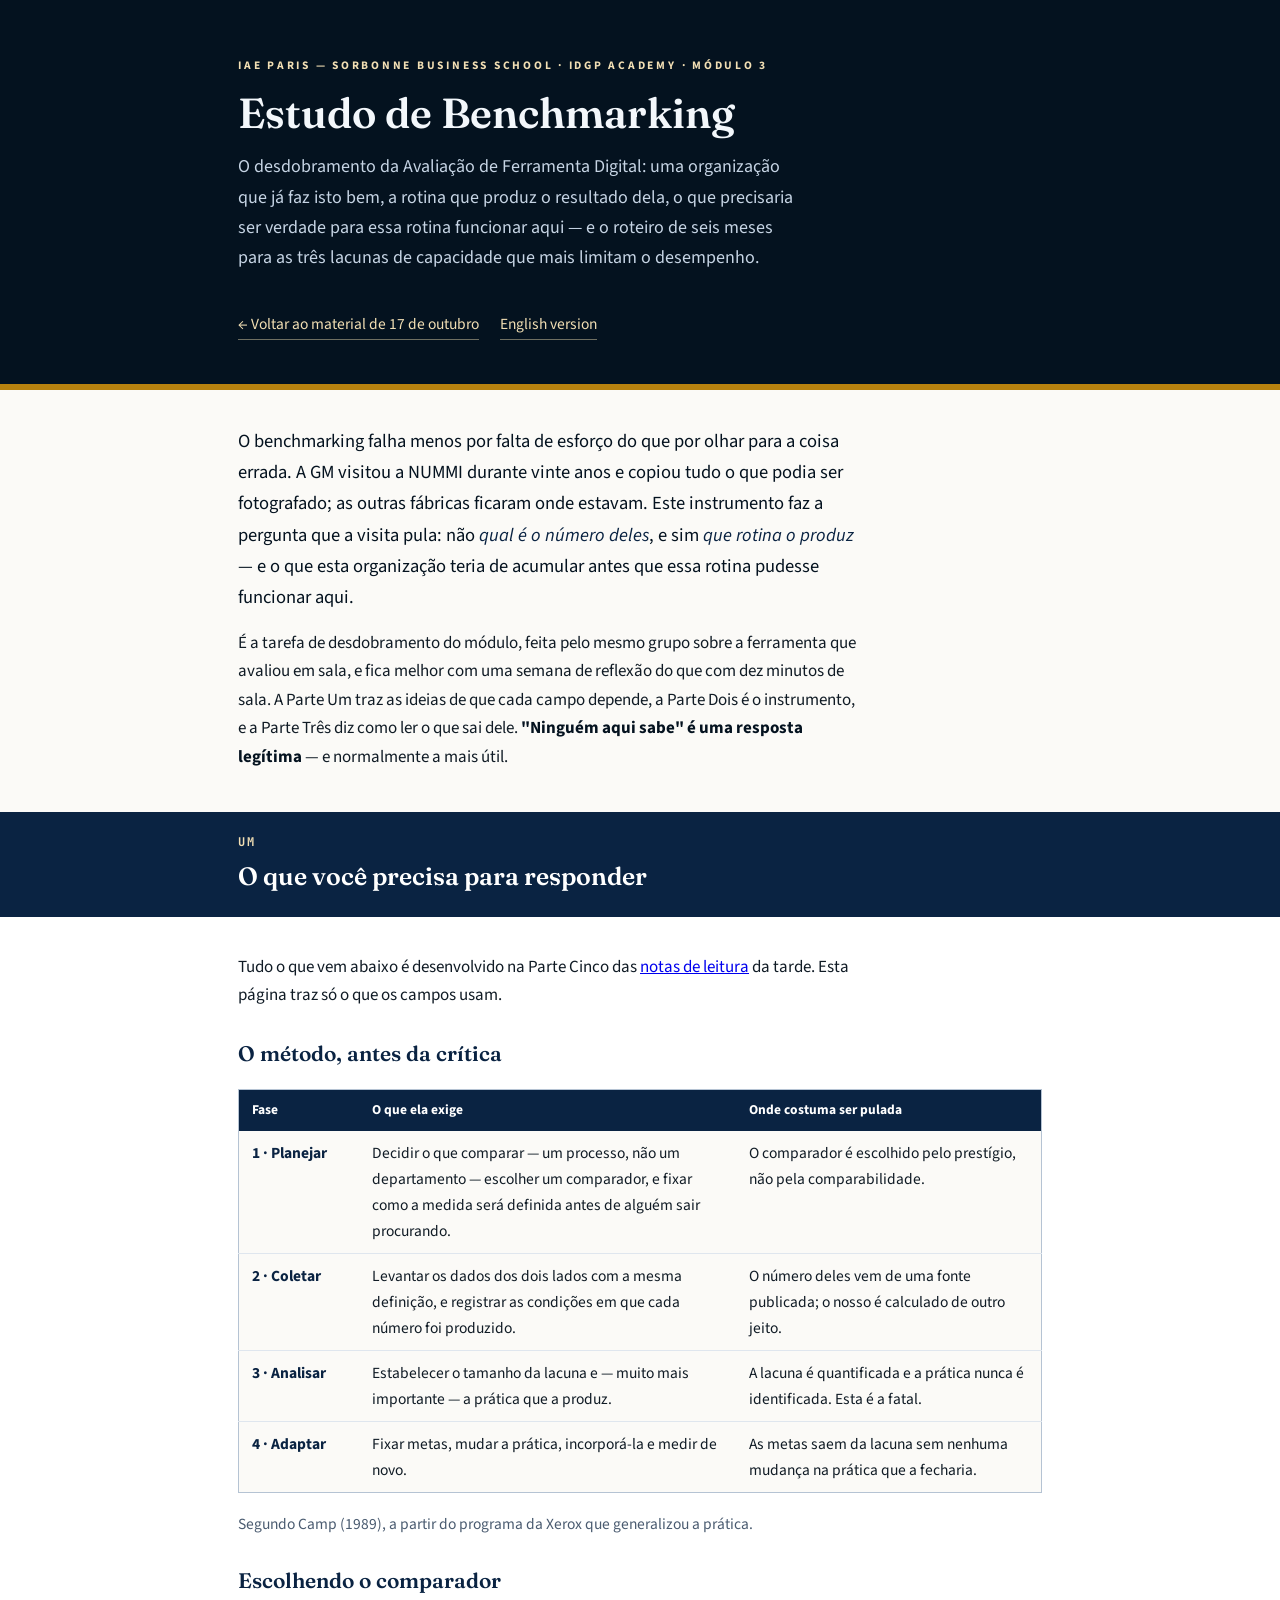
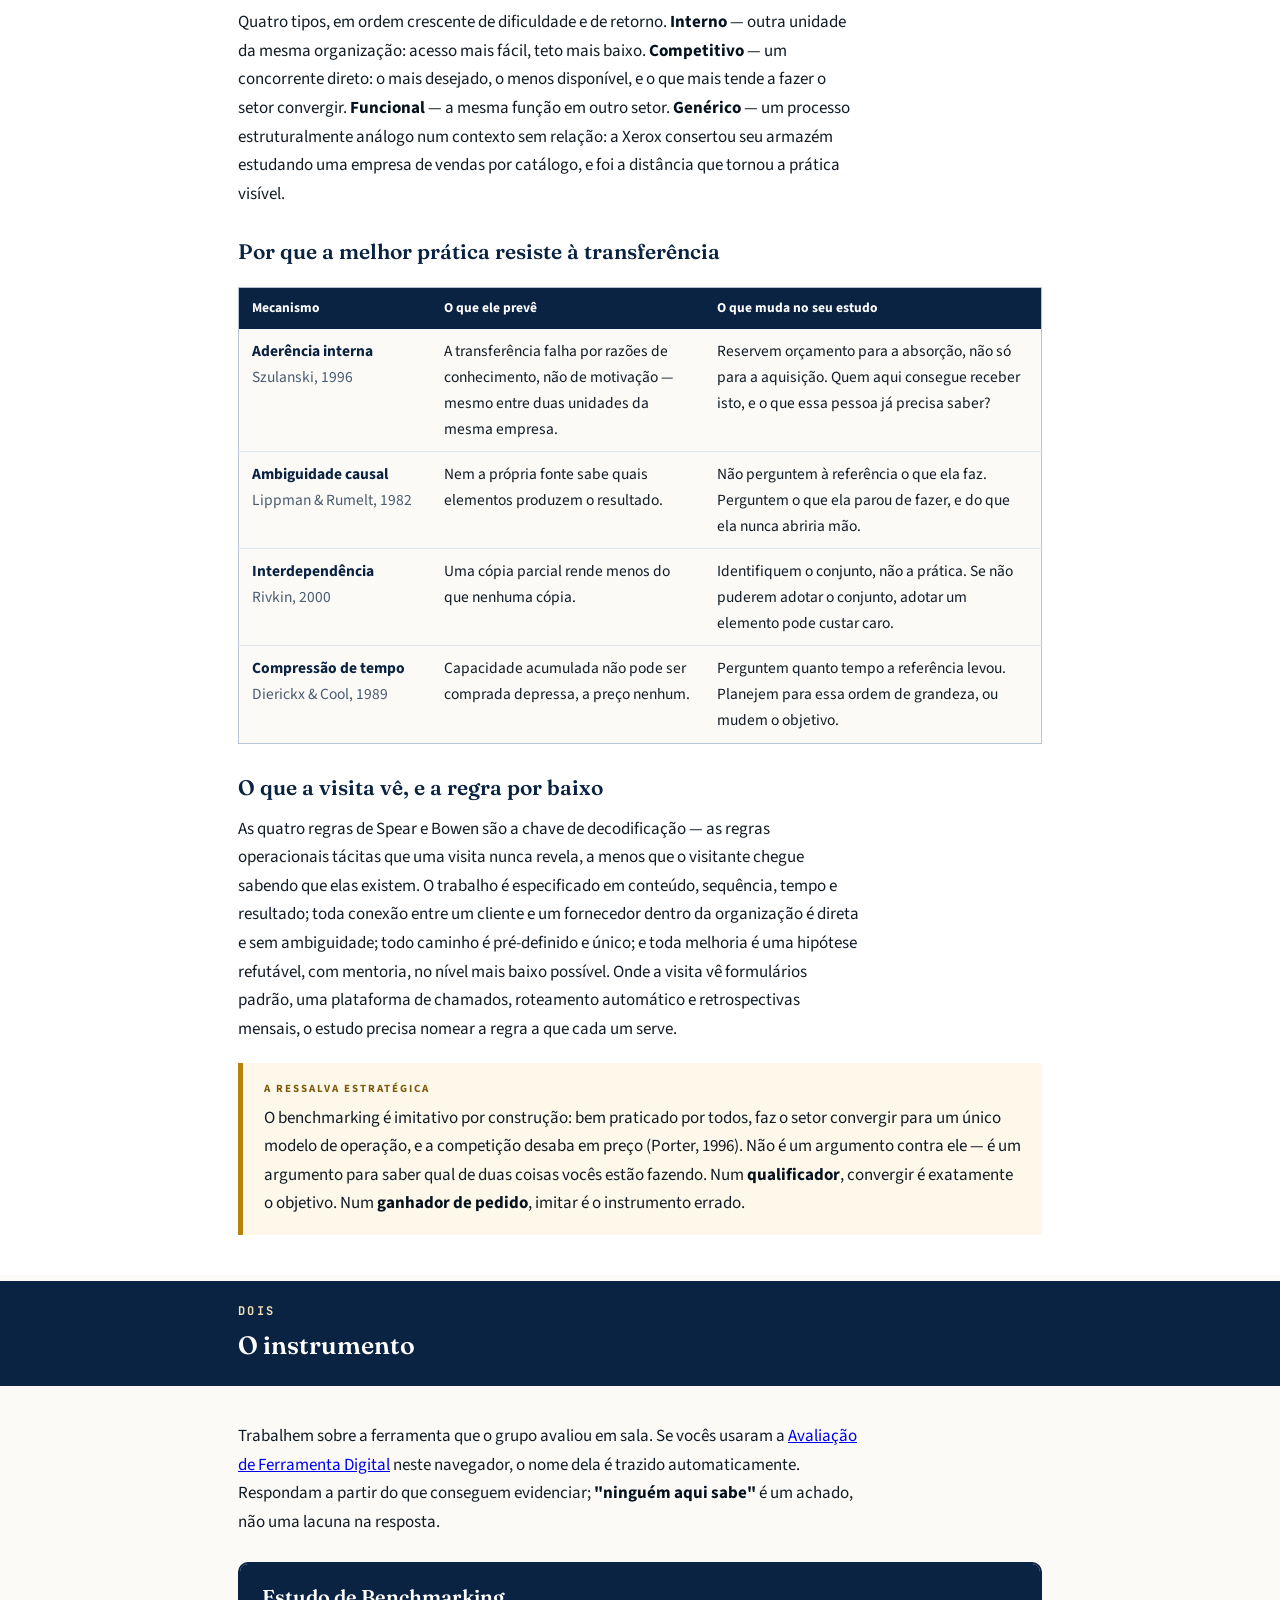
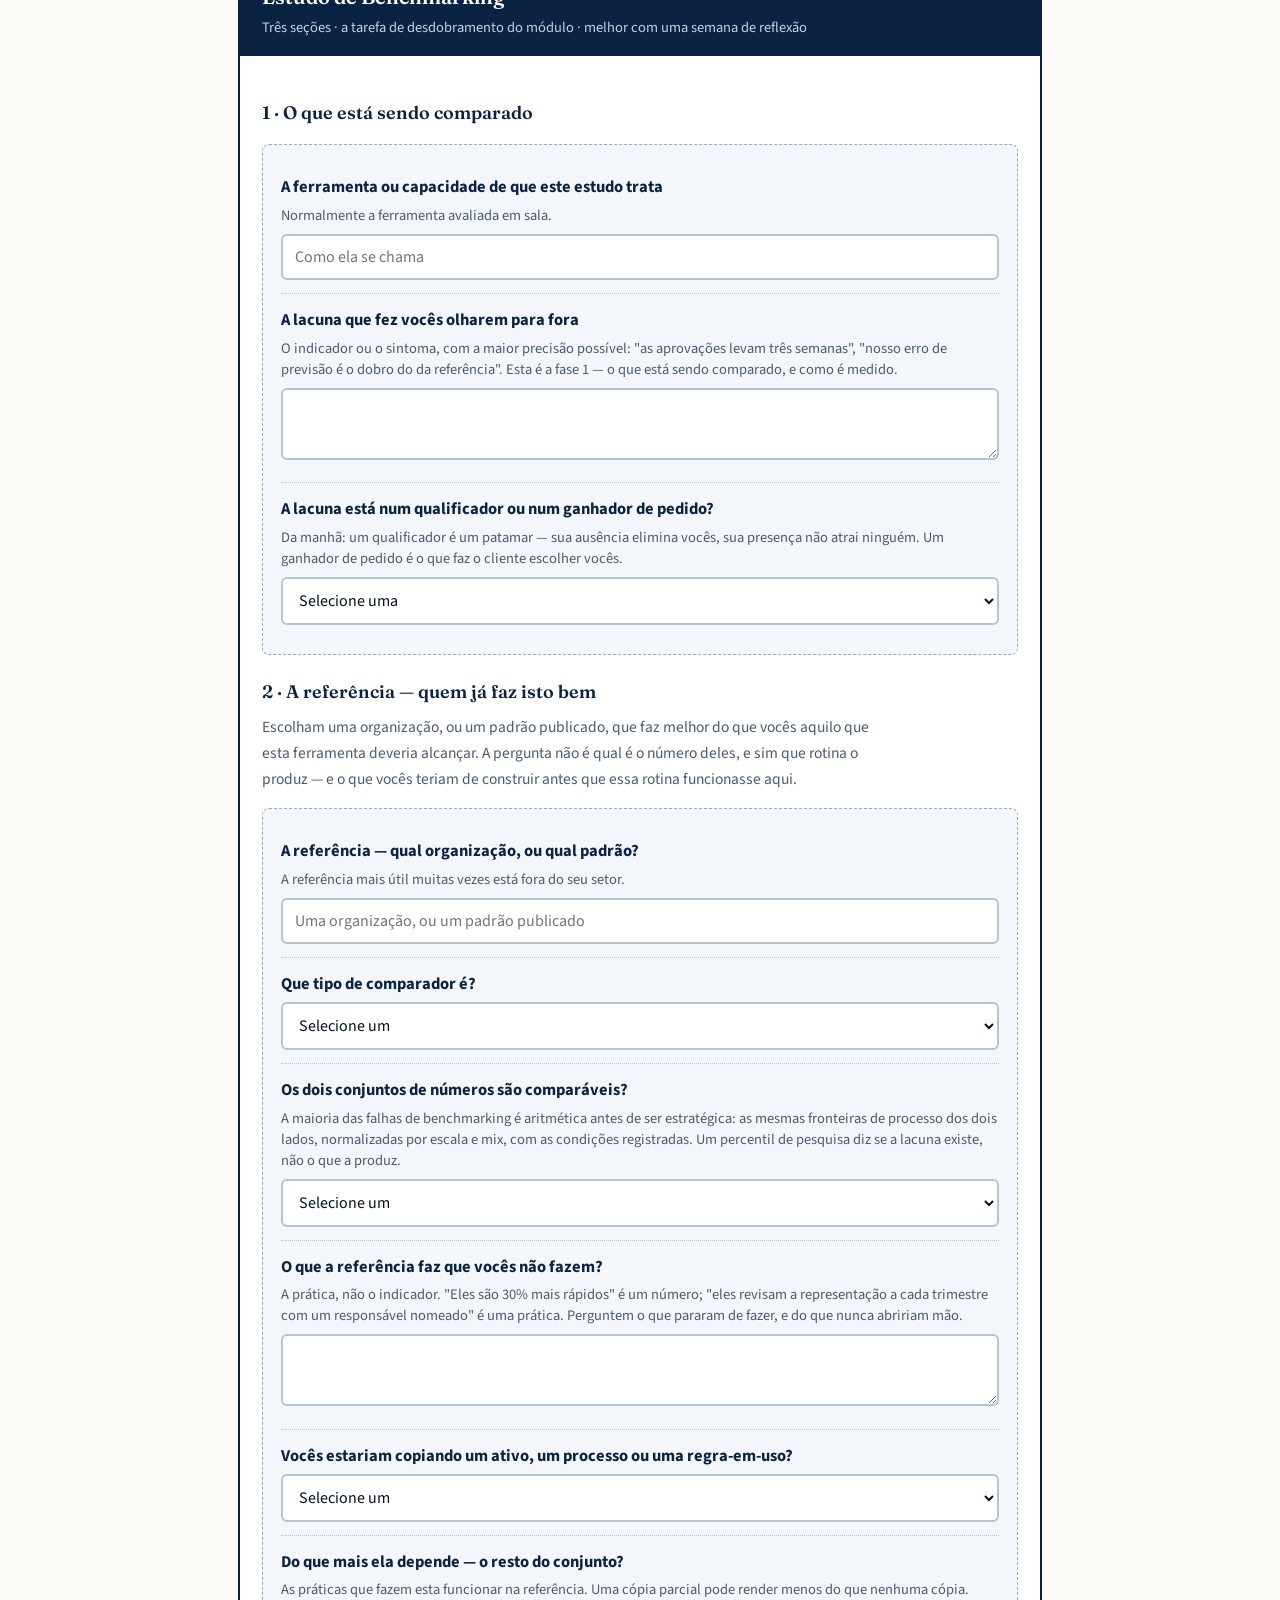
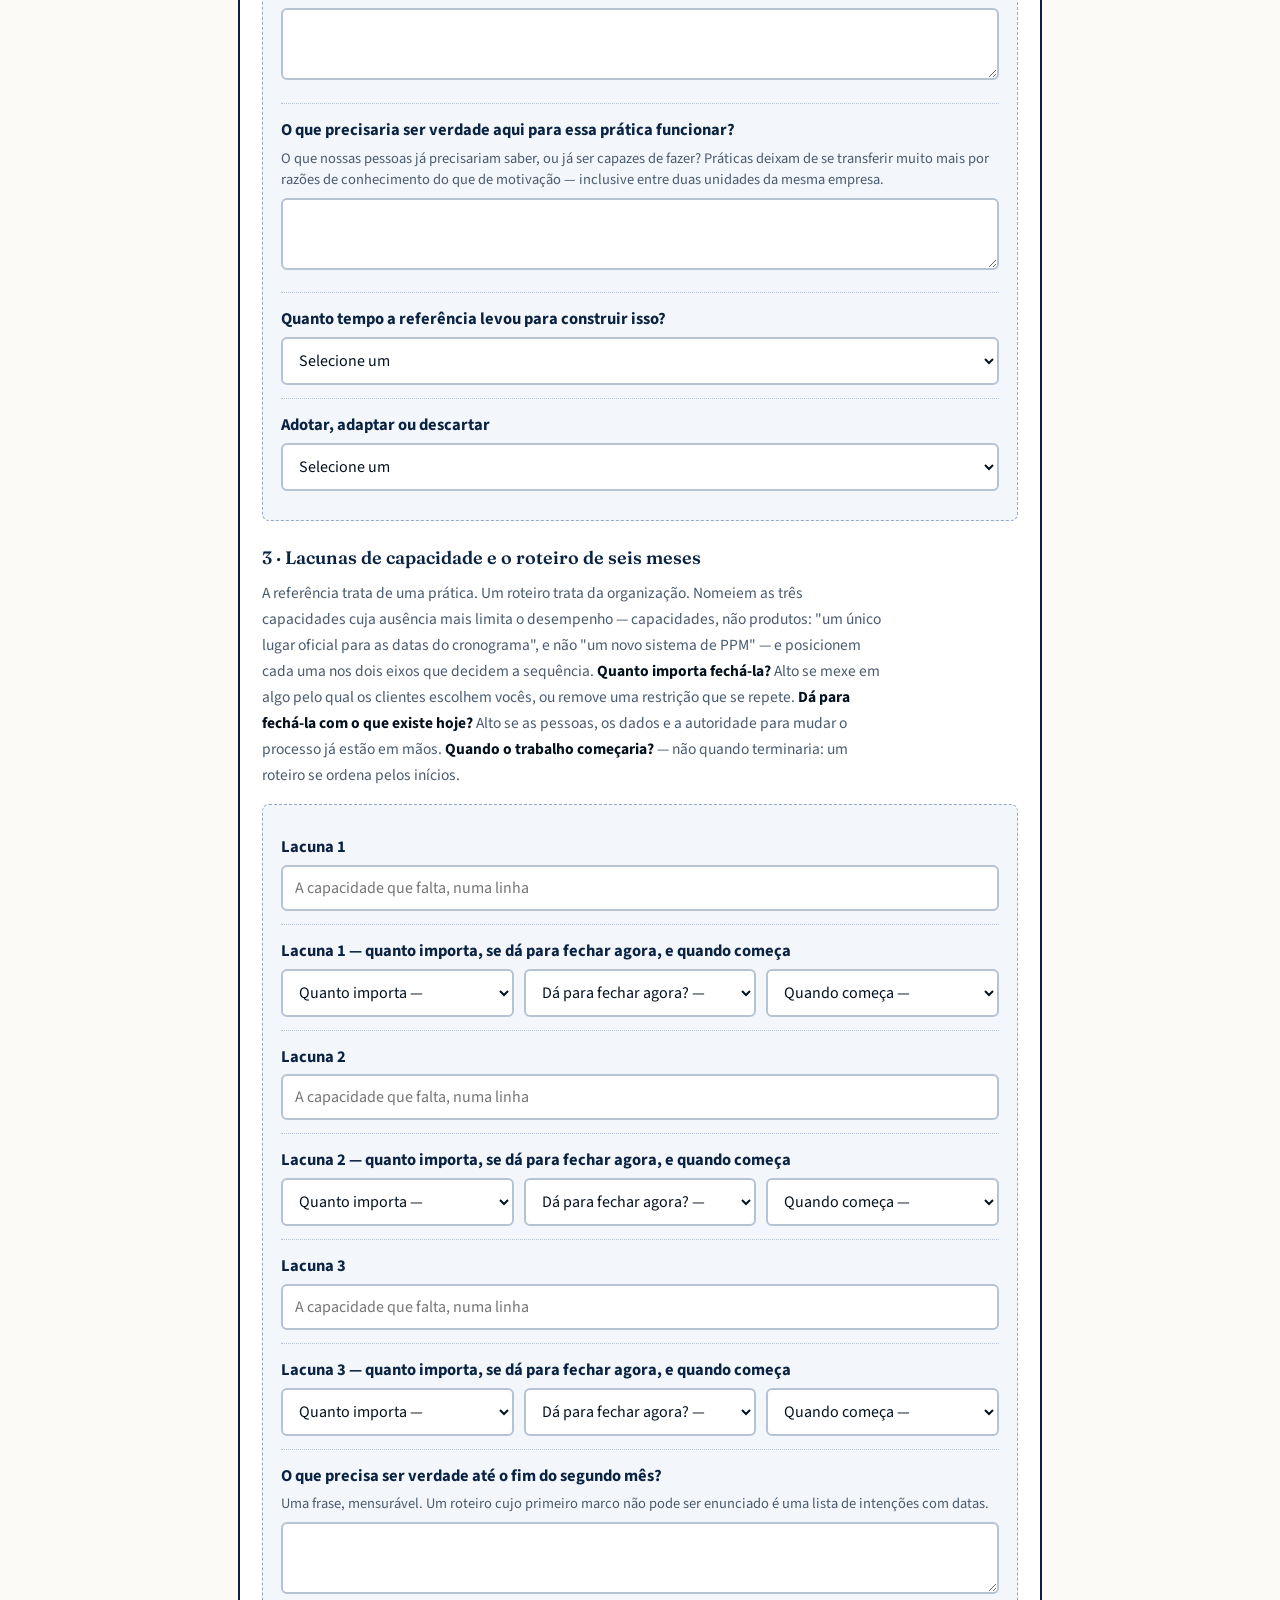
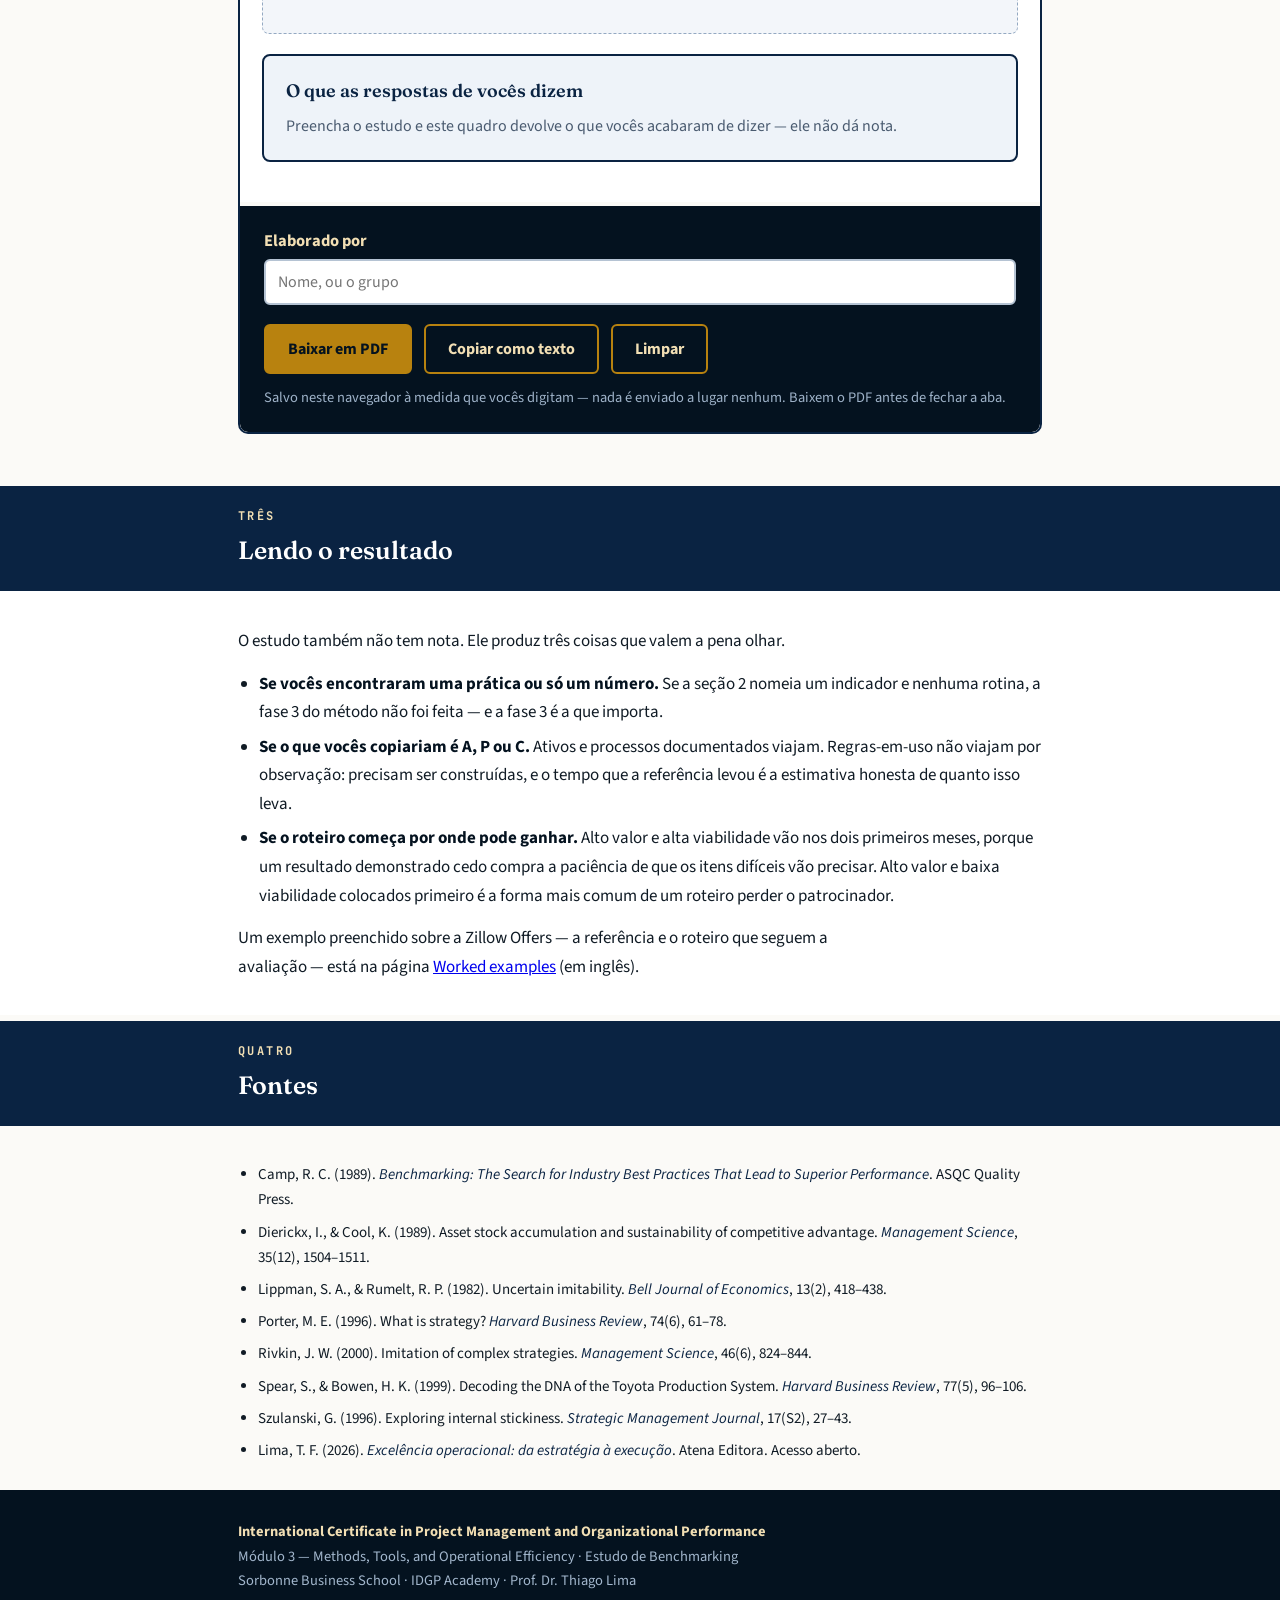
<file: estudo-de-benchmarking.html>
<!DOCTYPE html>
<html lang="pt-BR">
<head>
<meta charset="UTF-8">
<meta name="viewport" content="width=device-width, initial-scale=1.0">
<title>Estudo de Benchmarking — Digital Tools &amp; Benchmarking</title>
<!-- share -->
<meta name="description" content="Instrumento de desdobramento, em português: uma referência de benchmarking, decodificada, e o roteiro de seis meses. Exporta em PDF.">
<meta property="og:type" content="website">
<meta property="og:site_name" content="IAE Paris — Sorbonne Business School · IDGP Academy">
<meta property="og:title" content="Estudo de Benchmarking">
<meta property="og:description" content="Instrumento de desdobramento, em português. Exporta em PDF.">
<meta property="og:url" content="https://tflsixsigma-png.github.io/lean-six-sigma-digital-tools-benchmarking/estudo-de-benchmarking.html">
<meta property="og:image" content="https://tflsixsigma-png.github.io/lean-six-sigma-digital-tools-benchmarking/img/share-card.png">
<meta property="og:image:width" content="1200">
<meta property="og:image:height" content="630">
<meta name="twitter:card" content="summary_large_image">
<!-- /share -->
<link rel="preconnect" href="https://fonts.googleapis.com">
<link href="https://fonts.googleapis.com/css2?family=Fraunces:opsz,wght@9..144,400;9..144,600&family=Source+Sans+3:ital,wght@0,400;0,600;0,700;1,400&family=JetBrains+Mono:wght@400;700&display=swap" rel="stylesheet">
<style>
:root{--navy:#0A2342;--ink:#04121F;--gold:#B8820F;--gold-soft:#F2DFB4;--paper:#FBFAF7;--card:#FFFFFF;--body:#101B25;--line:#B5C3D3;--line-soft:#DFE6EE}
*{box-sizing:border-box;margin:0;padding:0}
body{font-family:'Source Sans 3',system-ui,sans-serif;background:var(--paper);color:var(--body);line-height:1.68;font-size:17px}
.wrap{max-width:860px;margin:0 auto;padding:0 28px}
p{margin-bottom:14px;max-width:78ch}
strong{color:var(--ink);font-weight:700}
em{color:var(--navy)}

.cover{background:var(--ink);color:#F3F7FB;padding:56px 0 44px;border-bottom:6px solid var(--gold)}
.eyebrow{font-size:11.5px;letter-spacing:.24em;text-transform:uppercase;color:var(--gold-soft);font-weight:700;margin-bottom:15px}
.cover h1{font-family:'Fraunces',serif;font-weight:600;font-size:clamp(29px,4.4vw,42px);line-height:1.12;max-width:20ch;margin-bottom:15px}
.cover .sub{font-size:18px;color:#C6D4E4;max-width:62ch}
.back{display:inline-block;margin-top:24px;font-size:15.5px;color:var(--gold-soft);text-decoration:none;border-bottom:1px solid rgba(242,223,180,.45);padding-bottom:2px}
.back:hover{color:#fff;border-bottom-color:#fff}

.partbar{background:var(--navy);color:#fff;padding:20px 0;margin-top:6px}
.partbar .n{font-family:'JetBrains Mono',monospace;font-size:12px;letter-spacing:.2em;color:var(--gold-soft);font-weight:700}
.partbar h2{font-family:'Fraunces',serif;font-size:25px;font-weight:600;margin-top:3px}
section{padding:36px 0 20px}
section:nth-of-type(even){background:var(--card)}
h3{font-family:'Fraunces',serif;color:var(--navy);font-size:21px;font-weight:600;margin:26px 0 10px}
h3:first-child{margin-top:0}
h4{font-family:'Fraunces',serif;color:var(--navy);font-size:18px;font-weight:600;margin:22px 0 7px}
.lead{font-size:18.5px;color:var(--ink);max-width:70ch;margin-bottom:16px}

table{width:100%;border-collapse:collapse;margin:18px 0;font-size:15.5px;background:var(--card);border:1px solid var(--line)}
section:nth-of-type(even) table{background:var(--paper)}
th{background:var(--navy);color:#fff;text-align:left;padding:9px 13px;font-size:13.5px;font-weight:700}
td{padding:9px 13px;border-bottom:1px solid var(--line-soft);vertical-align:top}
tr:last-child td{border-bottom:none}
td.k{font-weight:700;color:var(--navy);white-space:nowrap}

.sixchain{display:grid;grid-template-columns:repeat(6,1fr);gap:7px;margin:22px 0 14px}
.sixchain .st{background:var(--navy);color:#fff;border-radius:7px;padding:13px 11px;border-top:5px solid #8BA4C0}
.sixchain .st.cap{background:var(--ink);border-top-color:var(--gold)}
.sixchain .st .n{font-family:'JetBrains Mono',monospace;font-size:12px;color:var(--gold-soft);font-weight:700;display:block}
.sixchain .st .t{font-family:'Fraunces',serif;font-size:15.5px;line-height:1.18;display:block;margin-top:4px;color:#fff}
.sixchain .st .r{font-size:11.5px;color:#C3D2E4;display:block;margin-top:7px;font-family:'JetBrains Mono',monospace;text-transform:uppercase;letter-spacing:.05em}
@media(max-width:820px){.sixchain{grid-template-columns:repeat(2,1fr)}}
.after{margin:30px 0 8px;padding:16px 20px;border-top:3px solid var(--gold);border-bottom:1px solid var(--line);background:#FEF8EA}
.after b{font-family:'Fraunces',serif;font-size:19px;color:var(--navy);font-weight:600;display:block}
.after span{display:block;font-size:15px;color:#4A5B70;margin-top:4px;line-height:1.5}
.grid3{display:grid;grid-template-columns:repeat(3,1fr);gap:10px}
@media(max-width:700px){.grid3{grid-template-columns:1fr}}
.note{border-left:5px solid var(--gold);background:#FEF8EA;padding:17px 21px;margin:20px 0}
.note .lbl{font-size:11px;letter-spacing:.18em;text-transform:uppercase;font-weight:700;color:#7E5B0C;display:block;margin-bottom:5px}
.eq{background:var(--ink);color:#fff;border-radius:9px;padding:22px;margin:20px 0;text-align:center}
.eq .f{font-family:'Fraunces',serif;font-size:27px;line-height:1.25}
.eq .c{font-size:13.5px;color:#A8BBD1;margin-top:8px;font-family:'JetBrains Mono',monospace}
ul.tight{margin:8px 0 14px 21px}
ul.tight li{margin-bottom:6px}

/* instrument */
.inst{border:2px solid var(--navy);border-radius:10px;overflow:hidden;margin:26px 0}
.inst .ih{background:var(--navy);color:#fff;padding:16px 22px}
.inst .ih b{font-family:'Fraunces',serif;font-size:20px;font-weight:600}
.inst .ih span{display:block;font-size:14.5px;color:#C2D3E6;margin-top:2px}
.inst .ib{padding:20px 22px;background:var(--card)}
.block{background:#F3F6FA;border:1px dashed #94A9C2;border-radius:7px;padding:16px 18px;margin:16px 0}
.field{padding:13px 0;border-bottom:1px dotted #B6C5D6}
.field:last-child{border-bottom:none}
.field label{display:block;font-weight:700;color:var(--navy);font-size:16.5px;margin-bottom:3px}
.field .hint{font-size:14.5px;color:#4A5B70;margin-bottom:8px;line-height:1.45}
.field input[type=text],.field select,.field textarea{
  font-family:'Source Sans 3',sans-serif;font-size:16px;width:100%;
  padding:10px 12px;border:2px solid #B5C3D3;border-radius:6px;background:#FFFFFF;color:var(--ink)
}
.field textarea{min-height:62px;resize:vertical;line-height:1.5}
.field input:focus,.field select:focus,.field textarea:focus{outline:3px solid var(--gold);outline-offset:1px;border-color:var(--navy)}
.pillar{border-left:7px solid var(--gold);padding-left:18px;margin:22px 0 6px}
.pillar h4{margin-top:0}
.pillar .map{font-size:15px;color:#4A5B70;margin-bottom:4px}
#ai-layer[hidden]{display:none}
.gate{background:#EAF1F8;border:1px solid #A9BFD8;border-radius:8px;padding:16px 20px;margin:18px 0;font-size:16px}

.readout{background:#EEF3F9;border:2px solid var(--navy);border-radius:8px;padding:20px 22px;margin:20px 0}
.readout h4{margin-top:0}
.readout ul{margin:8px 0 0 20px;font-size:16px}
.readout li{margin-bottom:7px}
.readout .none{color:#4A5B70;font-size:16px}

.exportbar{background:var(--ink);border-radius:0 0 8px 8px;padding:22px 24px;margin-top:4px}
.exportbar .field{border-bottom:none;padding-top:0}
.exportbar .field label{color:var(--gold-soft)}
.btnrow{display:flex;gap:12px;flex-wrap:wrap;margin-top:6px}
.btnrow button{font-family:'Source Sans 3',sans-serif;font-size:16px;font-weight:700;cursor:pointer;padding:12px 22px;border-radius:6px;border:2px solid var(--gold)}
.btnrow button.primary{background:var(--gold);color:var(--ink)}
.btnrow button.ghost{background:transparent;color:var(--gold-soft)}
.btnrow button:hover{background:#D9A32E;color:var(--ink)}
.btnrow button[disabled]{opacity:.6;cursor:wait}
.btnrow button:focus{outline:3px solid #FFFFFF;outline-offset:2px}
.savenote{font-size:14.5px;color:#9FB3C9;margin:12px 0 0;max-width:none}

.refs li{margin:0 0 7px 20px;font-size:15px}
footer{background:var(--ink);color:#A3B7CD;padding:30px 0 38px;font-size:14.5px}
footer b{color:var(--gold-soft)}
@media print{.exportbar{display:none}.field input,.field select,.field textarea{border:1px solid #777}#ai-layer[hidden]{display:block}}
</style>
</head>
<body>

<header class="cover">
  <div class="wrap">
    <div class="eyebrow">IAE Paris — Sorbonne Business School · IDGP Academy · Módulo 3</div>
    <h1>Estudo de Benchmarking</h1>
    <p class="sub">O desdobramento da Avaliação de Ferramenta Digital: uma organização que já faz isto bem, a rotina que produz o resultado dela, o que precisaria ser verdade para essa rotina funcionar aqui — e o roteiro de seis meses para as três lacunas de capacidade que mais limitam o desempenho.</p>
    <a class="back" href="index.html">← Voltar ao material de 17 de outubro</a>
    <a class="back" href="benchmarking-study.html" style="margin-left:18px">English version</a>
  </div>
</header>

<section>
  <div class="wrap">
    <p class="lead">O benchmarking falha menos por falta de esforço do que por olhar para a coisa errada. A GM visitou a NUMMI durante vinte anos e copiou tudo o que podia ser fotografado; as outras fábricas ficaram onde estavam. Este instrumento faz a pergunta que a visita pula: não <em>qual é o número deles</em>, e sim <em>que rotina o produz</em> — e o que esta organização teria de acumular antes que essa rotina pudesse funcionar aqui.</p>
    <p>É a tarefa de desdobramento do módulo, feita pelo mesmo grupo sobre a ferramenta que avaliou em sala, e fica melhor com uma semana de reflexão do que com dez minutos de sala. A Parte Um traz as ideias de que cada campo depende, a Parte Dois é o instrumento, e a Parte Três diz como ler o que sai dele. <strong>"Ninguém aqui sabe" é uma resposta legítima</strong> — e normalmente a mais útil.</p>
  </div>
</section>

<div class="partbar"><div class="wrap"><div class="n">UM</div><h2>O que você precisa para responder</h2></div></div>
<section>
  <div class="wrap">
    <p>Tudo o que vem abaixo é desenvolvido na Parte Cinco das <a href="session-2-digital-tools-benchmarking.html">notas de leitura</a> da tarde. Esta página traz só o que os campos usam.</p>

    <h3>O método, antes da crítica</h3>
    <table>
      <tr><th style="width:15%">Fase</th><th style="width:47%">O que ela exige</th><th>Onde costuma ser pulada</th></tr>
      <tr><td class="k">1 · Planejar</td><td>Decidir o que comparar — um processo, não um departamento — escolher um comparador, e fixar como a medida será definida antes de alguém sair procurando.</td><td>O comparador é escolhido pelo prestígio, não pela comparabilidade.</td></tr>
      <tr><td class="k">2 · Coletar</td><td>Levantar os dados dos dois lados com a mesma definição, e registrar as condições em que cada número foi produzido.</td><td>O número deles vem de uma fonte publicada; o nosso é calculado de outro jeito.</td></tr>
      <tr><td class="k">3 · Analisar</td><td>Estabelecer o tamanho da lacuna e — muito mais importante — a prática que a produz.</td><td>A lacuna é quantificada e a prática nunca é identificada. Esta é a fatal.</td></tr>
      <tr><td class="k">4 · Adaptar</td><td>Fixar metas, mudar a prática, incorporá-la e medir de novo.</td><td>As metas saem da lacuna sem nenhuma mudança na prática que a fecharia.</td></tr>
    </table>
    <p style="font-size:15.5px;color:#4A5B70">Segundo Camp (1989), a partir do programa da Xerox que generalizou a prática.</p>

    <h3>Escolhendo o comparador</h3>
    <p>Quatro tipos, em ordem crescente de dificuldade e de retorno. <strong>Interno</strong> — outra unidade da mesma organização: acesso mais fácil, teto mais baixo. <strong>Competitivo</strong> — um concorrente direto: o mais desejado, o menos disponível, e o que mais tende a fazer o setor convergir. <strong>Funcional</strong> — a mesma função em outro setor. <strong>Genérico</strong> — um processo estruturalmente análogo num contexto sem relação: a Xerox consertou seu armazém estudando uma empresa de vendas por catálogo, e foi a distância que tornou a prática visível.</p>

    <h3>Por que a melhor prática resiste à transferência</h3>
    <table>
      <tr><th style="width:24%">Mecanismo</th><th style="width:34%">O que ele prevê</th><th>O que muda no seu estudo</th></tr>
      <tr><td class="k">Aderência interna<br><span style="font-weight:400;color:#4A5B70">Szulanski, 1996</span></td><td>A transferência falha por razões de conhecimento, não de motivação — mesmo entre duas unidades da mesma empresa.</td><td>Reservem orçamento para a absorção, não só para a aquisição. Quem aqui consegue receber isto, e o que essa pessoa já precisa saber?</td></tr>
      <tr><td class="k">Ambiguidade causal<br><span style="font-weight:400;color:#4A5B70">Lippman &amp; Rumelt, 1982</span></td><td>Nem a própria fonte sabe quais elementos produzem o resultado.</td><td>Não perguntem à referência o que ela faz. Perguntem o que ela parou de fazer, e do que ela nunca abriria mão.</td></tr>
      <tr><td class="k">Interdependência<br><span style="font-weight:400;color:#4A5B70">Rivkin, 2000</span></td><td>Uma cópia parcial rende menos do que nenhuma cópia.</td><td>Identifiquem o conjunto, não a prática. Se não puderem adotar o conjunto, adotar um elemento pode custar caro.</td></tr>
      <tr><td class="k">Compressão de tempo<br><span style="font-weight:400;color:#4A5B70">Dierickx &amp; Cool, 1989</span></td><td>Capacidade acumulada não pode ser comprada depressa, a preço nenhum.</td><td>Perguntem quanto tempo a referência levou. Planejem para essa ordem de grandeza, ou mudem o objetivo.</td></tr>
    </table>

    <h3>O que a visita vê, e a regra por baixo</h3>
    <p>As quatro regras de Spear e Bowen são a chave de decodificação — as regras operacionais tácitas que uma visita nunca revela, a menos que o visitante chegue sabendo que elas existem. O trabalho é especificado em conteúdo, sequência, tempo e resultado; toda conexão entre um cliente e um fornecedor dentro da organização é direta e sem ambiguidade; todo caminho é pré-definido e único; e toda melhoria é uma hipótese refutável, com mentoria, no nível mais baixo possível. Onde a visita vê formulários padrão, uma plataforma de chamados, roteamento automático e retrospectivas mensais, o estudo precisa nomear a regra a que cada um serve.</p>

    <div class="note">
      <span class="lbl">A ressalva estratégica</span>
      O benchmarking é imitativo por construção: bem praticado por todos, faz o setor convergir para um único modelo de operação, e a competição desaba em preço (Porter, 1996). Não é um argumento contra ele — é um argumento para saber qual de duas coisas vocês estão fazendo. Num <strong>qualificador</strong>, convergir é exatamente o objetivo. Num <strong>ganhador de pedido</strong>, imitar é o instrumento errado.
    </div>
  </div>
</section>

<div class="partbar"><div class="wrap"><div class="n">DOIS</div><h2>O instrumento</h2></div></div>
<section>
  <div class="wrap">
    <p>Trabalhem sobre a ferramenta que o grupo avaliou em sala. Se vocês usaram a <a href="avaliacao-ferramenta-digital.html">Avaliação de Ferramenta Digital</a> neste navegador, o nome dela é trazido automaticamente. Respondam a partir do que conseguem evidenciar; <strong>"ninguém aqui sabe"</strong> é um achado, não uma lacuna na resposta.</p>

    <div class="inst">
      <div class="ih">
        <b>Estudo de Benchmarking</b>
        <span>Três seções · a tarefa de desdobramento do módulo · melhor com uma semana de reflexão</span>
      </div>
      <div class="ib" id="canvas">

        <h4>1 · O que está sendo comparado</h4>
        <div class="block">
          <div class="field">
            <label for="s-tool">A ferramenta ou capacidade de que este estudo trata</label>
            <div class="hint">Normalmente a ferramenta avaliada em sala.</div>
            <input type="text" id="s-tool" data-section="O que está sendo comparado" data-label="Ferramenta ou capacidade" placeholder="Como ela se chama">
          </div>
          <div class="field">
            <label for="s-gap">A lacuna que fez vocês olharem para fora</label>
            <div class="hint">O indicador ou o sintoma, com a maior precisão possível: "as aprovações levam três semanas", "nosso erro de previsão é o dobro do da referência". Esta é a fase 1 — o que está sendo comparado, e como é medido.</div>
            <textarea id="s-gap" data-section="O que está sendo comparado" data-label="A lacuna observada"></textarea>
          </div>
          <div class="field">
            <label for="s-kind">A lacuna está num qualificador ou num ganhador de pedido?</label>
            <div class="hint">Da manhã: um qualificador é um patamar — sua ausência elimina vocês, sua presença não atrai ninguém. Um ganhador de pedido é o que faz o cliente escolher vocês.</div>
            <select id="s-kind" data-section="O que está sendo comparado" data-label="Qualificador ou ganhador de pedido">
              <option value="">Selecione uma</option>
              <option value="q">Qualificador — atingir o patamar é o objetivo, e convergir com os outros não tem problema</option>
              <option value="flag-winner">Ganhador de pedido — o que queremos é diferença, não paridade</option>
              <option value="flag-unsure">Não sei</option>
            </select>
          </div>
        </div>

        <h4>2 · A referência — quem já faz isto bem</h4>
        <p style="font-size:15.5px;color:#4A5B70">Escolham uma organização, ou um padrão publicado, que faz melhor do que vocês aquilo que esta ferramenta deveria alcançar. A pergunta não é qual é o número deles, e sim que rotina o produz — e o que vocês teriam de construir antes que essa rotina funcionasse aqui.</p>
        <div class="block">
          <div class="field">
            <label for="b-ref">A referência — qual organização, ou qual padrão?</label>
            <div class="hint">A referência mais útil muitas vezes está fora do seu setor.</div>
            <input type="text" id="b-ref" data-section="A referência" data-label="A referência" placeholder="Uma organização, ou um padrão publicado">
          </div>
          <div class="field">
            <label for="b-type">Que tipo de comparador é?</label>
            <select id="b-type" data-section="A referência" data-label="Tipo de comparador">
              <option value="">Selecione um</option>
              <option value="internal">Interno — outra unidade da nossa própria organização</option>
              <option value="flag-competitive">Competitivo — um concorrente direto</option>
              <option value="functional">Funcional — a mesma função em outro setor</option>
              <option value="generic">Genérico — um processo análogo num contexto sem relação</option>
              <option value="standard">Um padrão ou pesquisa publicada</option>
            </select>
          </div>
          <div class="field">
            <label for="b-comparable">Os dois conjuntos de números são comparáveis?</label>
            <div class="hint">A maioria das falhas de benchmarking é aritmética antes de ser estratégica: as mesmas fronteiras de processo dos dois lados, normalizadas por escala e mix, com as condições registradas. Um percentil de pesquisa diz se a lacuna existe, não o que a produz.</div>
            <select id="b-comparable" data-section="A referência" data-label="Comparabilidade dos números">
              <option value="">Selecione um</option>
              <option value="yes">Sim — mesma definição e fronteiras, normalizados, condições registradas</option>
              <option value="partly">Em parte — mesma definição, mas escala, mix ou condições diferem</option>
              <option value="flag-comp">Não — o número deles é publicado, o nosso é calculado de outro jeito</option>
              <option value="flag-ku">Não verificamos</option>
            </select>
          </div>
          <div class="field">
            <label for="b-what">O que a referência faz que vocês não fazem?</label>
            <div class="hint">A prática, não o indicador. "Eles são 30% mais rápidos" é um número; "eles revisam a representação a cada trimestre com um responsável nomeado" é uma prática. Perguntem o que pararam de fazer, e do que nunca abririam mão.</div>
            <textarea id="b-what" data-section="A referência" data-label="O que a referência faz e nós não"></textarea>
          </div>
          <div class="field">
            <label for="b-term">Vocês estariam copiando um ativo, um processo ou uma regra-em-uso?</label>
            <select id="b-term" data-section="A referência" data-label="O que seria copiado">
              <option value="">Selecione um</option>
              <option value="A">A — um ativo que compraríamos</option>
              <option value="P">P — um processo que documentaríamos e copiaríamos</option>
              <option value="C">C — um modo de trabalhar que vive nos hábitos das pessoas, que teríamos de construir</option>
            </select>
          </div>
          <div class="field">
            <label for="b-bundle">Do que mais ela depende — o resto do conjunto?</label>
            <div class="hint">As práticas que fazem esta funcionar na referência. Uma cópia parcial pode render menos do que nenhuma cópia.</div>
            <textarea id="b-bundle" data-section="A referência" data-label="O resto do conjunto"></textarea>
          </div>
          <div class="field">
            <label for="b-condition">O que precisaria ser verdade aqui para essa prática funcionar?</label>
            <div class="hint">O que nossas pessoas já precisariam saber, ou já ser capazes de fazer? Práticas deixam de se transferir muito mais por razões de conhecimento do que de motivação — inclusive entre duas unidades da mesma empresa.</div>
            <textarea id="b-condition" data-section="A referência" data-label="Condição de absorção"></textarea>
          </div>
          <div class="field">
            <label for="b-howlong">Quanto tempo a referência levou para construir isso?</label>
            <select id="b-howlong" data-section="A referência" data-label="Tempo que a referência levou">
              <option value="">Selecione um</option>
              <option>Meses</option>
              <option>Alguns anos</option>
              <option>Uma década ou mais</option>
              <option value="flag-howlong">Desconhecido — ninguém aqui sabe</option>
            </select>
          </div>
          <div class="field">
            <label for="b-decision">Adotar, adaptar ou descartar</label>
            <select id="b-decision" data-section="A referência" data-label="Adotar, adaptar ou descartar">
              <option value="">Selecione um</option>
              <option value="adopt">Adotar — as condições já existem</option>
              <option value="adapt">Adaptar — traduzir para o nosso contexto</option>
              <option value="discard">Descartar — depende de condições que não temos e não conseguimos acumular razoavelmente</option>
            </select>
          </div>
        </div>

        <h4>3 · Lacunas de capacidade e o roteiro de seis meses</h4>
        <p style="font-size:15.5px;color:#4A5B70">A referência trata de uma prática. Um roteiro trata da organização. Nomeiem as três capacidades cuja ausência mais limita o desempenho — capacidades, não produtos: "um único lugar oficial para as datas do cronograma", e não "um novo sistema de PPM" — e posicionem cada uma nos dois eixos que decidem a sequência. <strong>Quanto importa fechá-la?</strong> Alto se mexe em algo pelo qual os clientes escolhem vocês, ou remove uma restrição que se repete. <strong>Dá para fechá-la com o que existe hoje?</strong> Alto se as pessoas, os dados e a autoridade para mudar o processo já estão em mãos. <strong>Quando o trabalho começaria?</strong> — não quando terminaria: um roteiro se ordena pelos inícios.</p>
        <div class="block">
          <div class="field">
            <label for="r-g1">Lacuna 1</label>
            <input type="text" id="r-g1" data-section="O roteiro" data-label="Lacuna 1" placeholder="A capacidade que falta, numa linha">
          </div>
          <div class="field">
            <label for="r-v1">Lacuna 1 — quanto importa, se dá para fechar agora, e quando começa</label>
            <div class="grid3">
              <select id="r-v1" data-section="O roteiro" data-label="Lacuna 1 — quanto importa"><option value="">Quanto importa —</option><option value="H">Alto</option><option value="M">Médio</option><option value="L">Baixo</option></select>
              <select id="r-f1" data-section="O roteiro" data-label="Lacuna 1 — dá para fechar agora"><option value="">Dá para fechar agora? —</option><option value="H">Alto</option><option value="M">Médio</option><option value="L">Baixo</option></select>
              <select id="r-h1" data-section="O roteiro" data-label="Lacuna 1 — quando começa"><option value="">Quando começa —</option><option value="0">Meses 0–2</option><option value="2">Meses 2–4</option><option value="4">Meses 4–6</option><option value="6">Depois de seis meses</option></select>
            </div>
          </div>
          <div class="field">
            <label for="r-g2">Lacuna 2</label>
            <input type="text" id="r-g2" data-section="O roteiro" data-label="Lacuna 2" placeholder="A capacidade que falta, numa linha">
          </div>
          <div class="field">
            <label for="r-v2">Lacuna 2 — quanto importa, se dá para fechar agora, e quando começa</label>
            <div class="grid3">
              <select id="r-v2" data-section="O roteiro" data-label="Lacuna 2 — quanto importa"><option value="">Quanto importa —</option><option value="H">Alto</option><option value="M">Médio</option><option value="L">Baixo</option></select>
              <select id="r-f2" data-section="O roteiro" data-label="Lacuna 2 — dá para fechar agora"><option value="">Dá para fechar agora? —</option><option value="H">Alto</option><option value="M">Médio</option><option value="L">Baixo</option></select>
              <select id="r-h2" data-section="O roteiro" data-label="Lacuna 2 — quando começa"><option value="">Quando começa —</option><option value="0">Meses 0–2</option><option value="2">Meses 2–4</option><option value="4">Meses 4–6</option><option value="6">Depois de seis meses</option></select>
            </div>
          </div>
          <div class="field">
            <label for="r-g3">Lacuna 3</label>
            <input type="text" id="r-g3" data-section="O roteiro" data-label="Lacuna 3" placeholder="A capacidade que falta, numa linha">
          </div>
          <div class="field">
            <label for="r-v3">Lacuna 3 — quanto importa, se dá para fechar agora, e quando começa</label>
            <div class="grid3">
              <select id="r-v3" data-section="O roteiro" data-label="Lacuna 3 — quanto importa"><option value="">Quanto importa —</option><option value="H">Alto</option><option value="M">Médio</option><option value="L">Baixo</option></select>
              <select id="r-f3" data-section="O roteiro" data-label="Lacuna 3 — dá para fechar agora"><option value="">Dá para fechar agora? —</option><option value="H">Alto</option><option value="M">Médio</option><option value="L">Baixo</option></select>
              <select id="r-h3" data-section="O roteiro" data-label="Lacuna 3 — quando começa"><option value="">Quando começa —</option><option value="0">Meses 0–2</option><option value="2">Meses 2–4</option><option value="4">Meses 4–6</option><option value="6">Depois de seis meses</option></select>
            </div>
          </div>
          <div class="field">
            <label for="r-first">O que precisa ser verdade até o fim do segundo mês?</label>
            <div class="hint">Uma frase, mensurável. Um roteiro cujo primeiro marco não pode ser enunciado é uma lista de intenções com datas.</div>
            <textarea id="r-first" data-section="O roteiro" data-label="O marco do segundo mês"></textarea>
          </div>
        </div>

        <div class="readout" id="readout">
          <h4>O que as respostas de vocês dizem</h4>
          <div id="readout-body"></div>
        </div>

      </div>
      <div class="exportbar">
        <div class="field">
          <label for="s-who">Elaborado por</label>
          <input type="text" id="s-who" data-label="Elaborado por" placeholder="Nome, ou o grupo">
        </div>
        <div class="btnrow">
          <button type="button" class="primary" id="s-download">Baixar em PDF</button>
          <button type="button" class="ghost" id="s-copy">Copiar como texto</button>
          <button type="button" class="ghost" id="s-clear">Limpar</button>
        </div>
        <p class="savenote">Salvo neste navegador à medida que vocês digitam — nada é enviado a lugar nenhum. Baixem o PDF antes de fechar a aba.</p>
      </div>
    </div>
  </div>
</section>

<div class="partbar"><div class="wrap"><div class="n">TRÊS</div><h2>Lendo o resultado</h2></div></div>
<section>
  <div class="wrap">
    <p>O estudo também não tem nota. Ele produz três coisas que valem a pena olhar.</p>
    <ul class="tight">
      <li><strong>Se vocês encontraram uma prática ou só um número.</strong> Se a seção 2 nomeia um indicador e nenhuma rotina, a fase 3 do método não foi feita — e a fase 3 é a que importa.</li>
      <li><strong>Se o que vocês copiariam é A, P ou C.</strong> Ativos e processos documentados viajam. Regras-em-uso não viajam por observação: precisam ser construídas, e o tempo que a referência levou é a estimativa honesta de quanto isso leva.</li>
      <li><strong>Se o roteiro começa por onde pode ganhar.</strong> Alto valor e alta viabilidade vão nos dois primeiros meses, porque um resultado demonstrado cedo compra a paciência de que os itens difíceis vão precisar. Alto valor e baixa viabilidade colocados primeiro é a forma mais comum de um roteiro perder o patrocinador.</li>
    </ul>
    <p>Um exemplo preenchido sobre a Zillow Offers — a referência e o roteiro que seguem a avaliação — está na página <a href="worked-examples.html#two">Worked examples</a> (em inglês).</p>
  </div>
</section>

<div class="partbar"><div class="wrap"><div class="n">QUATRO</div><h2>Fontes</h2></div></div>
<section>
  <div class="wrap">
    <ul class="refs">
      <li>Camp, R. C. (1989). <em>Benchmarking: The Search for Industry Best Practices That Lead to Superior Performance</em>. ASQC Quality Press.</li>
      <li>Dierickx, I., &amp; Cool, K. (1989). Asset stock accumulation and sustainability of competitive advantage. <em>Management Science</em>, 35(12), 1504–1511.</li>
      <li>Lippman, S. A., &amp; Rumelt, R. P. (1982). Uncertain imitability. <em>Bell Journal of Economics</em>, 13(2), 418–438.</li>
      <li>Porter, M. E. (1996). What is strategy? <em>Harvard Business Review</em>, 74(6), 61–78.</li>
      <li>Rivkin, J. W. (2000). Imitation of complex strategies. <em>Management Science</em>, 46(6), 824–844.</li>
      <li>Spear, S., &amp; Bowen, H. K. (1999). Decoding the DNA of the Toyota Production System. <em>Harvard Business Review</em>, 77(5), 96–106.</li>
      <li>Szulanski, G. (1996). Exploring internal stickiness. <em>Strategic Management Journal</em>, 17(S2), 27–43.</li>
      <li>Lima, T. F. (2026). <em>Excelência operacional: da estratégia à execução</em>. Atena Editora. Acesso aberto.</li>
    </ul>
  </div>
</section>

<footer>
  <div class="wrap">
    <b>International Certificate in Project Management and Organizational Performance</b><br>
    Módulo 3 — Methods, Tools, and Operational Efficiency · Estudo de Benchmarking<br>
    Sorbonne Business School · IDGP Academy · Prof. Dr. Thiago Lima
  </div>
</footer>

<script src="js/instrument.js"></script>
<script src="js/benchmarking.js"></script>
<script>
Benchmarking.init('pt');
</script>

</body>
</html>
</file>
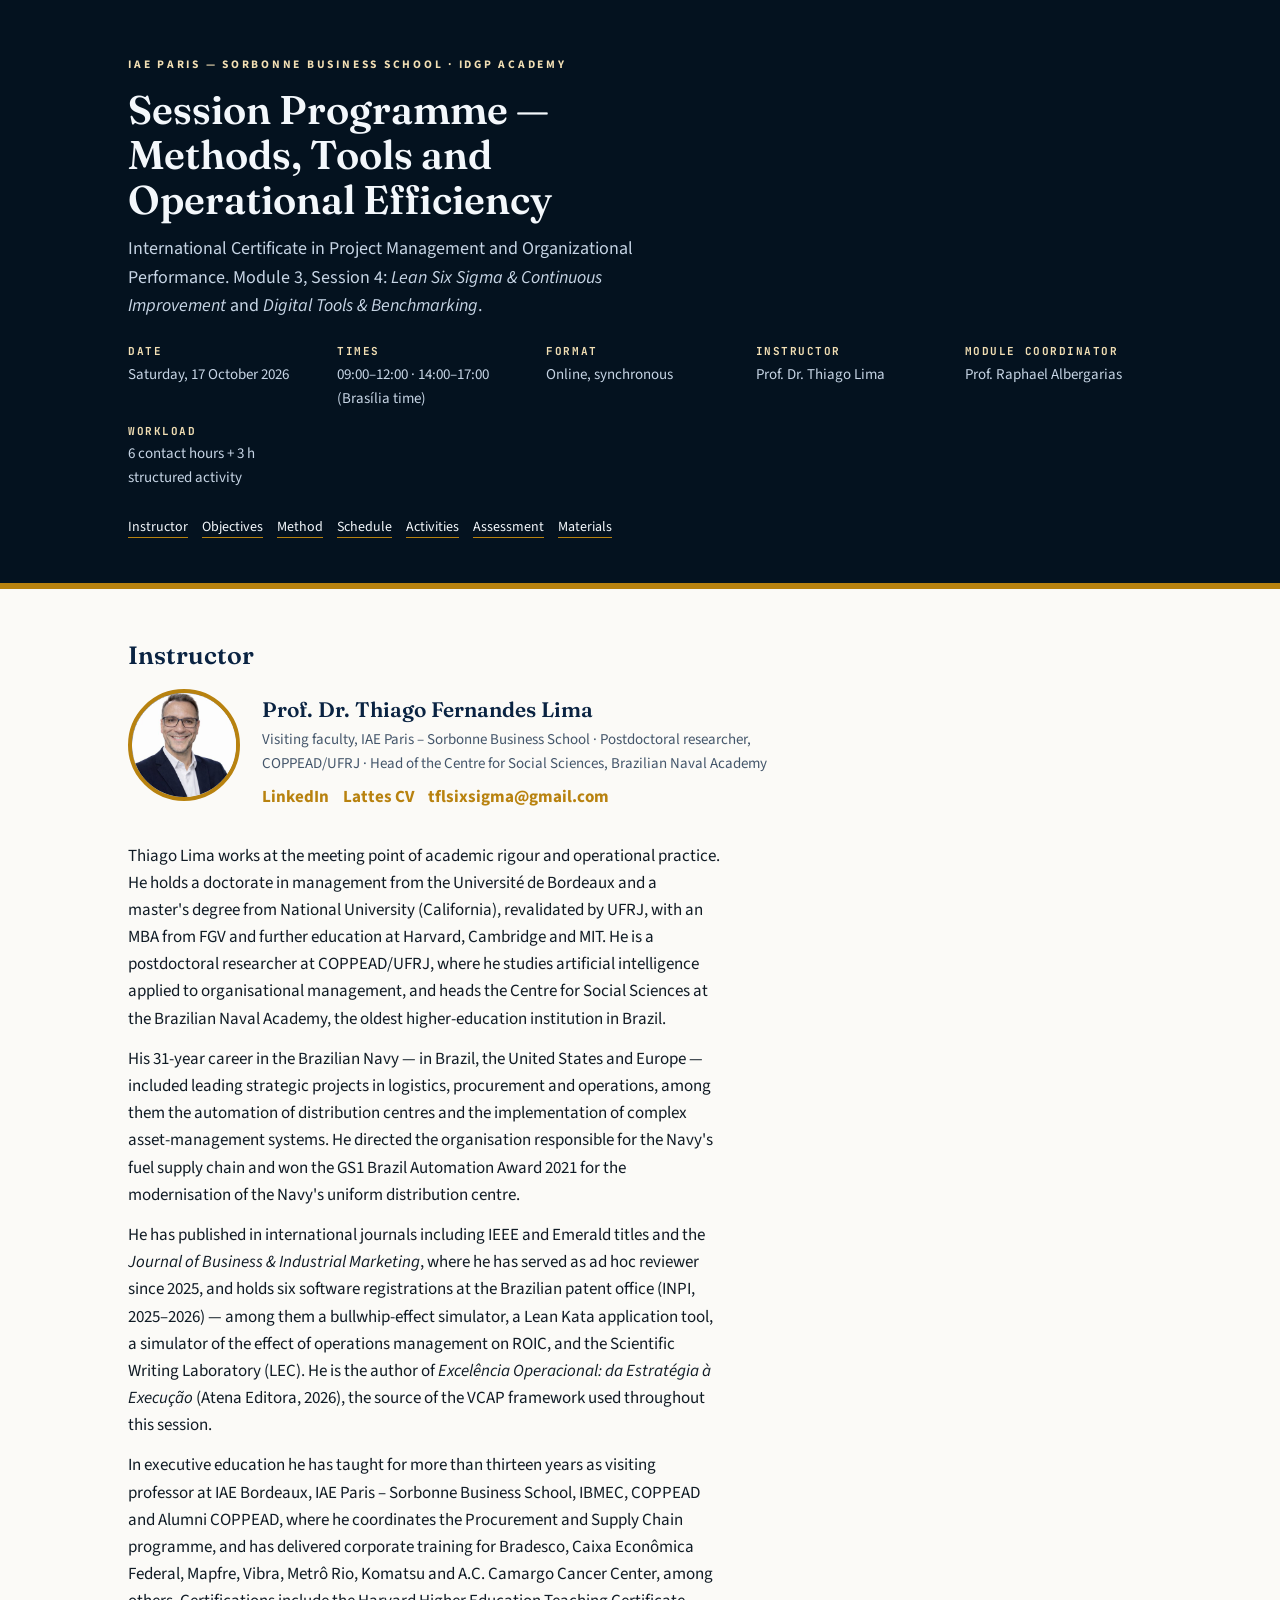
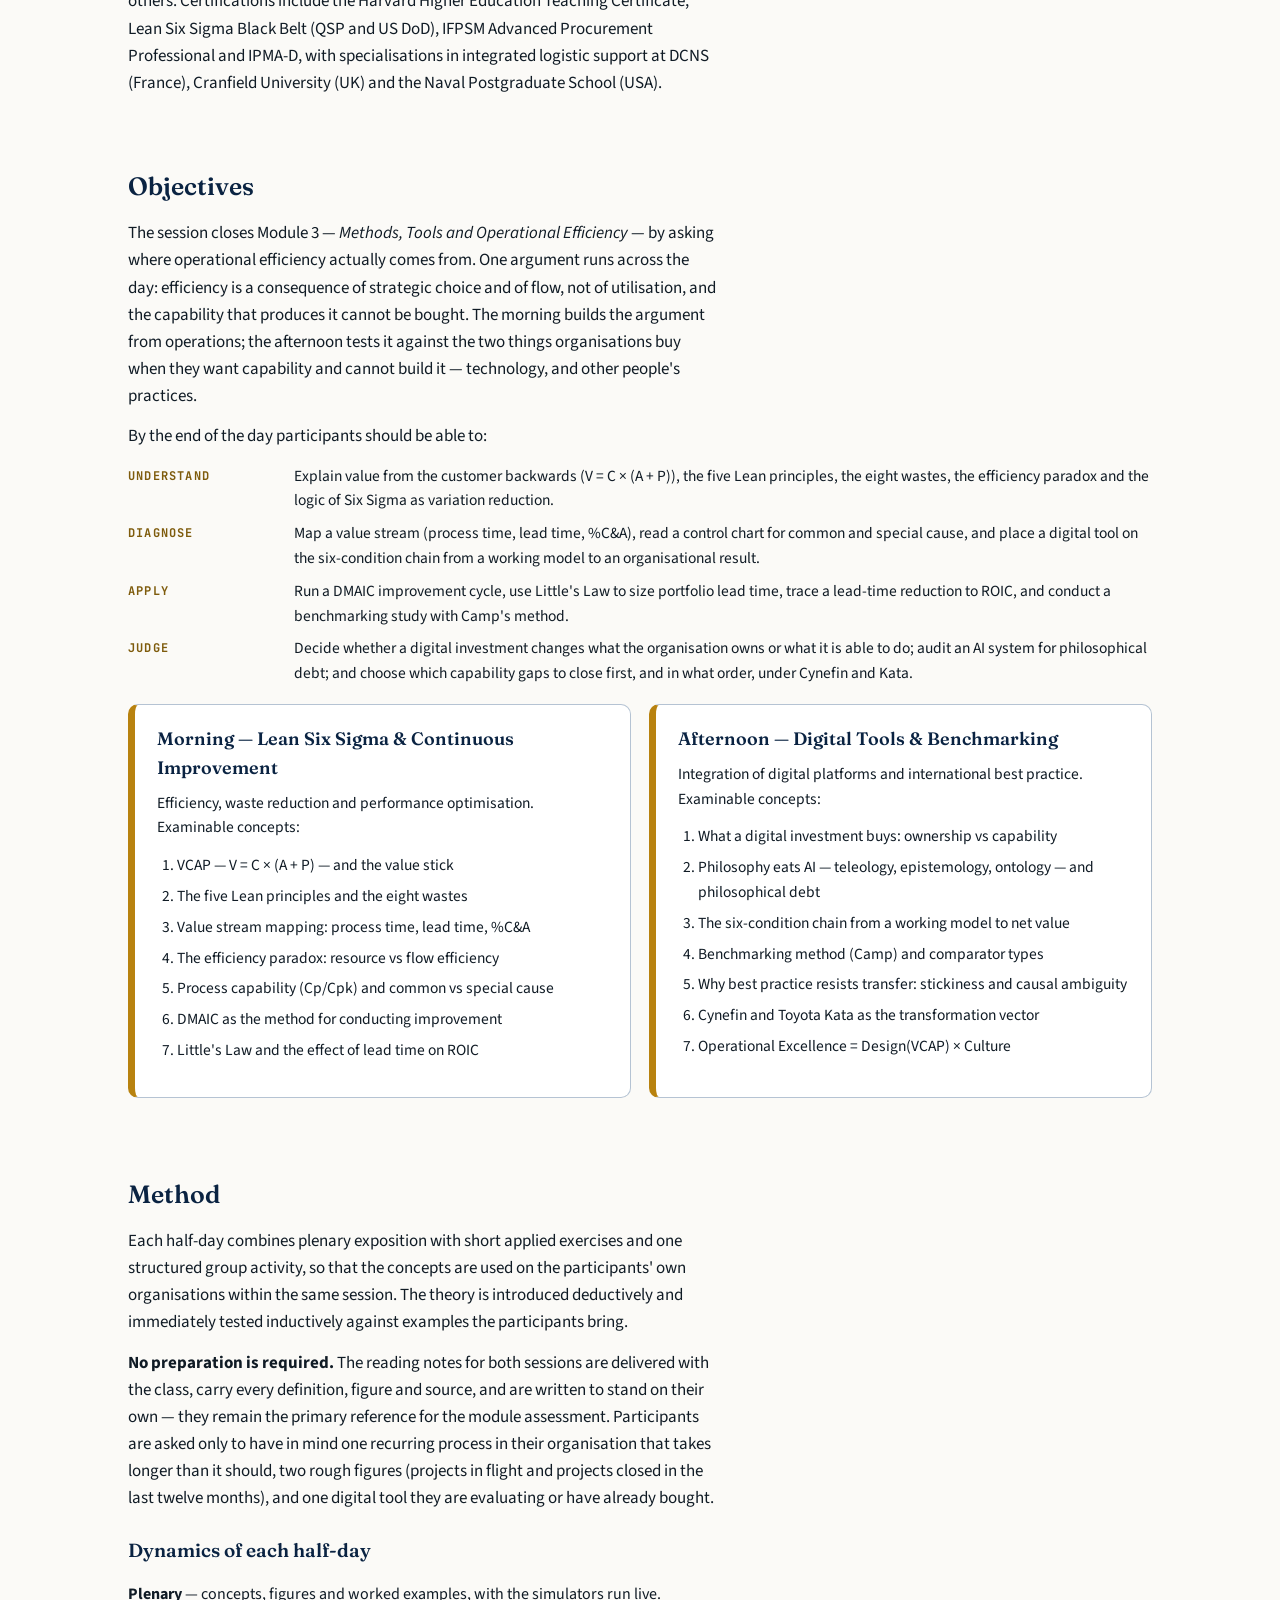
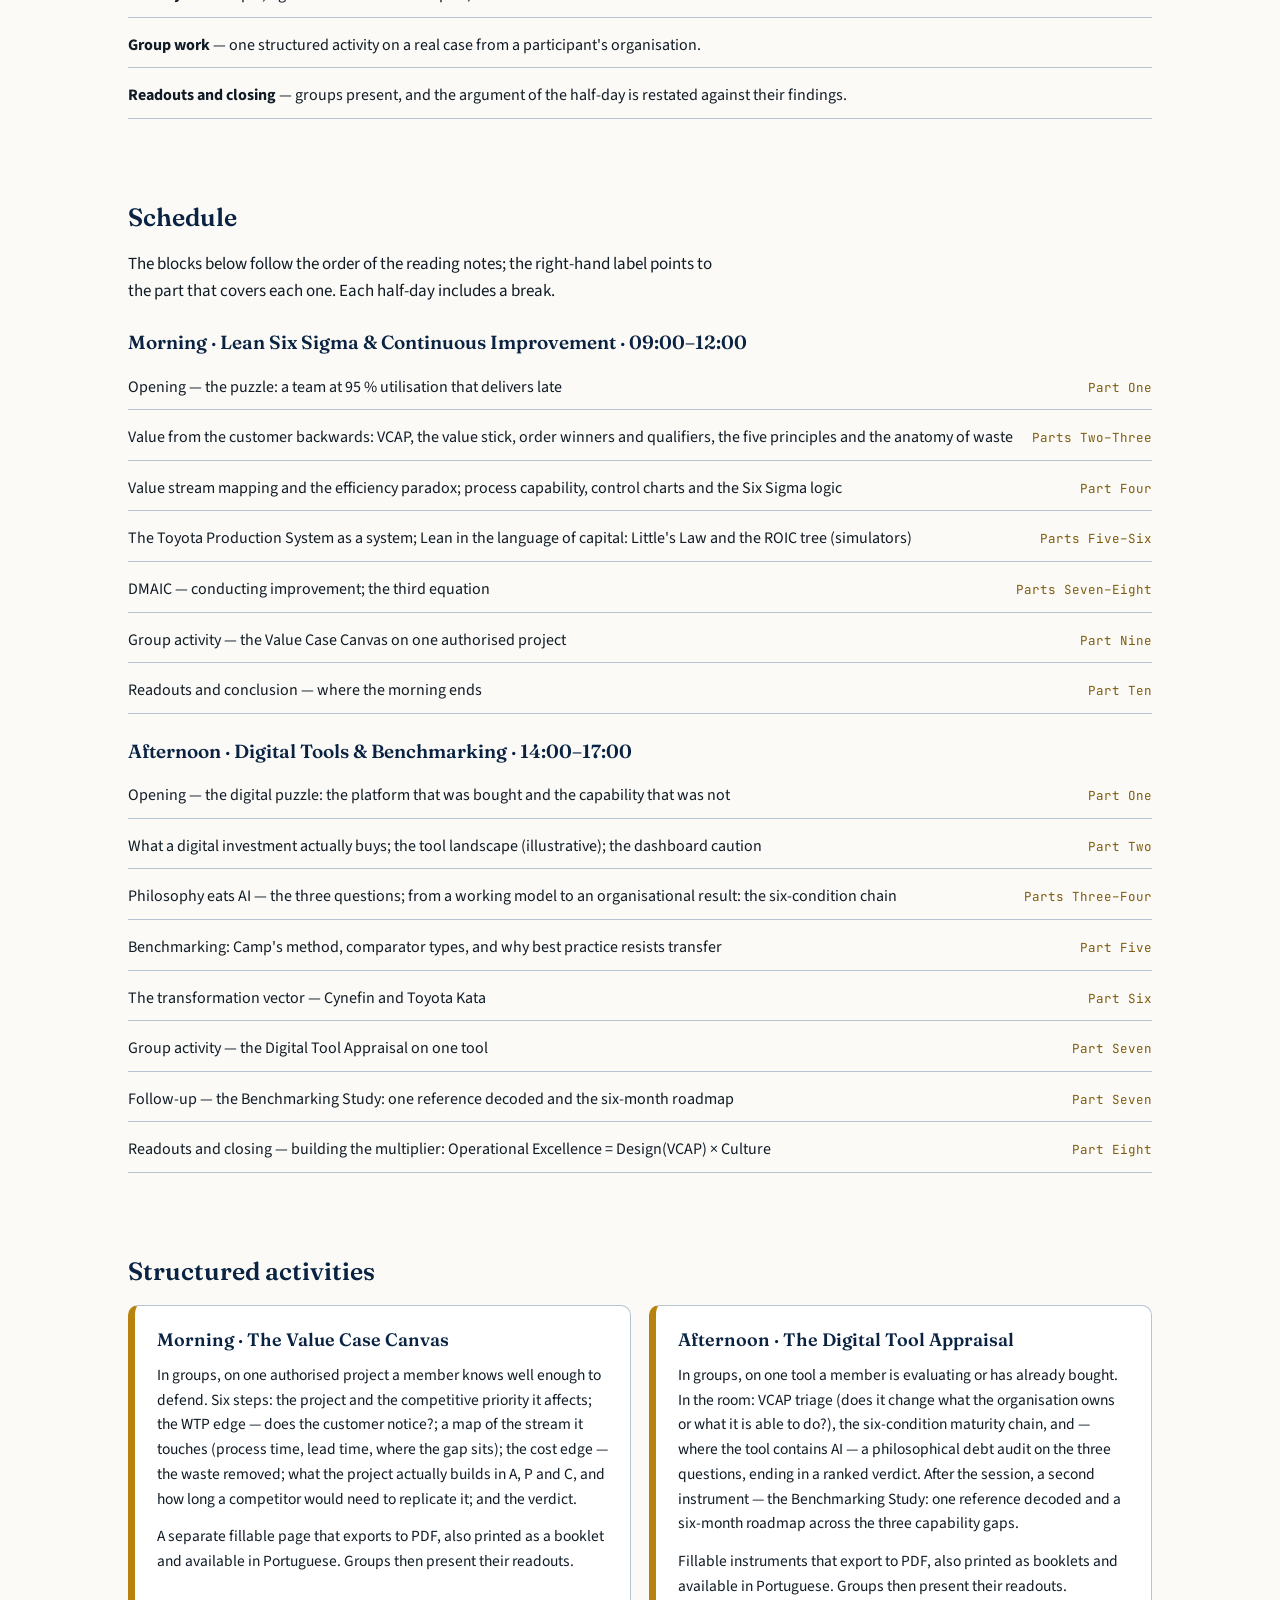
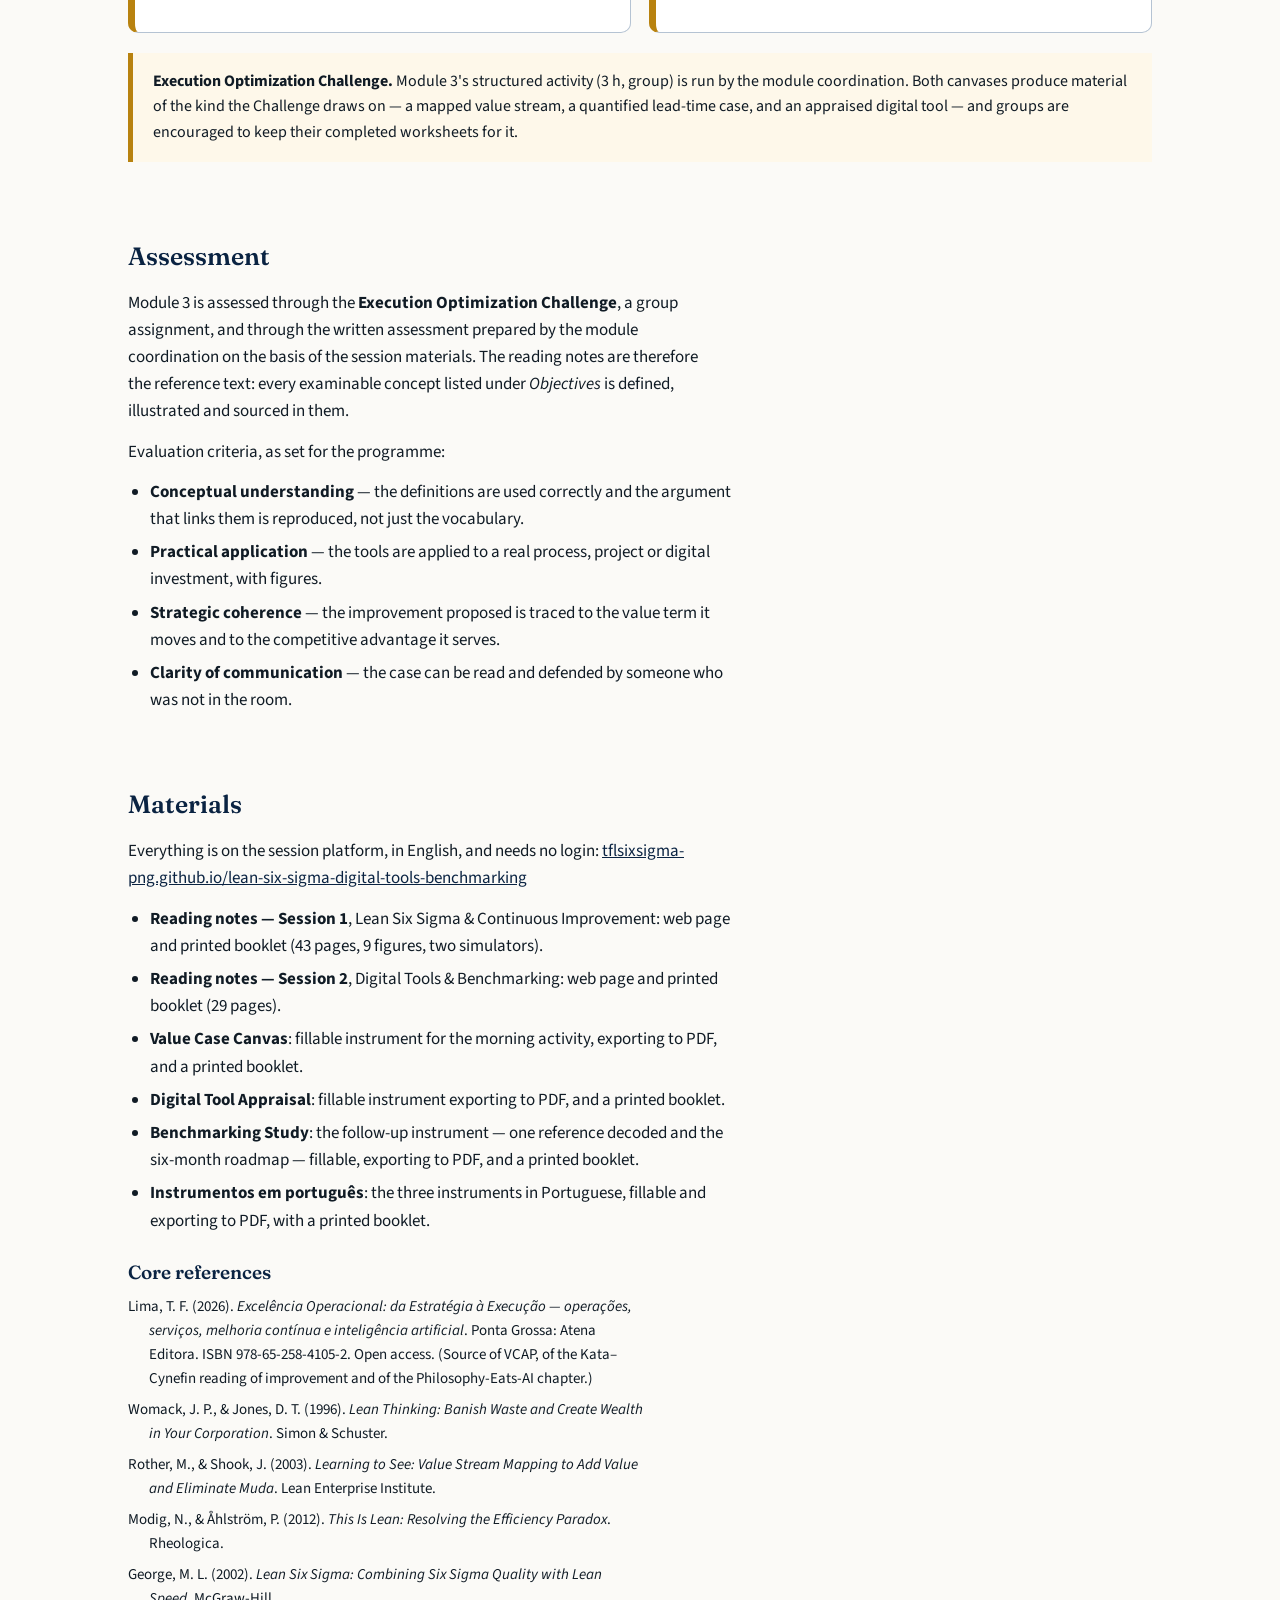
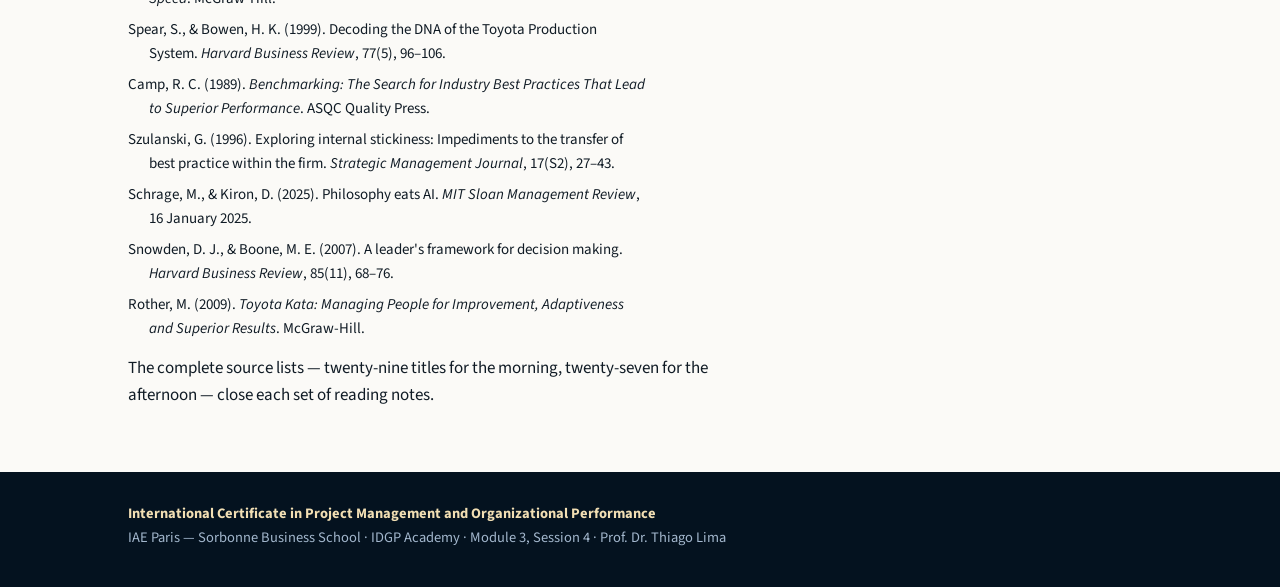
<file: programme.html>
<!DOCTYPE html>
<html lang="en">
<head>
<meta charset="UTF-8">
<meta name="viewport" content="width=device-width, initial-scale=1.0">
<title>Session Programme · Lean Six Sigma &amp; Continuous Improvement · Digital Tools &amp; Benchmarking</title>
<!-- share -->
<meta name="description" content="Objectives, schedule, activities, assessment and references — Module 3, Session 4, 17 October 2026. Prof. Dr. Thiago Lima.">
<meta property="og:type" content="website">
<meta property="og:site_name" content="IAE Paris — Sorbonne Business School · IDGP Academy">
<meta property="og:title" content="Session Programme · Lean Six Sigma &amp; Continuous Improvement · Digital Tools &amp; Benchmarking">
<meta property="og:description" content="Objectives, schedule, activities, assessment and references — Module 3, Session 4, 17 October 2026. Prof. Dr. Thiago Lima.">
<meta property="og:url" content="https://tflsixsigma-png.github.io/lean-six-sigma-digital-tools-benchmarking/programme.html">
<meta property="og:image" content="https://tflsixsigma-png.github.io/lean-six-sigma-digital-tools-benchmarking/img/share-card.png">
<meta property="og:image:width" content="1200">
<meta property="og:image:height" content="630">
<meta name="twitter:card" content="summary_large_image">
<!-- /share -->
<link rel="preconnect" href="https://fonts.googleapis.com">
<link href="https://fonts.googleapis.com/css2?family=Fraunces:opsz,wght@9..144,400;9..144,600&family=Source+Sans+3:wght@400;600;700&family=JetBrains+Mono:wght@400;700&display=swap" rel="stylesheet">
<style>
:root{--navy:#0A2342;--ink:#04121F;--gold:#B8820F;--gold-soft:#F2DFB4;--paper:#FBFAF7;--card:#FFFFFF;--body:#101B25;--line:#B5C3D3;--muted:#44566B}
*{box-sizing:border-box;margin:0;padding:0}
body{font-family:'Source Sans 3',system-ui,sans-serif;background:var(--paper);color:var(--body);line-height:1.6;font-size:17px}
.wrap{max-width:1120px;margin:0 auto;padding:0 48px}
@media(max-width:680px){.wrap{padding:0 18px}}
.cover{background:var(--ink);color:#F3F7FB;padding:56px 0 44px;border-bottom:6px solid var(--gold)}
.eyebrow{font-size:11.5px;letter-spacing:.24em;text-transform:uppercase;color:var(--gold-soft);font-weight:700;margin-bottom:14px}
h1{font-family:'Fraunces',serif;font-weight:600;font-size:clamp(28px,4.4vw,40px);line-height:1.12;max-width:22ch;margin-bottom:12px}
.sub{font-size:18px;color:#C6D4E4;max-width:62ch}
.meta{margin-top:22px;display:grid;grid-template-columns:repeat(auto-fit,minmax(170px,1fr));gap:12px 22px;font-size:15px;color:#C6D4E4}
.meta b{display:block;color:var(--gold-soft);font-family:'JetBrains Mono',monospace;font-size:11px;letter-spacing:.14em;text-transform:uppercase;margin-bottom:2px}
.topnav{font-size:14px;color:#A3B7CD;margin-top:26px}
.topnav a{color:#F3F7FB;text-decoration:none;border-bottom:1px solid var(--gold);margin-right:14px}
section{padding:40px 0 10px}
h2{font-family:'Fraunces',serif;color:var(--navy);font-size:25px;font-weight:600;margin-bottom:14px;padding-top:6px}
h3{font-family:'Fraunces',serif;color:var(--navy);font-size:19px;font-weight:600;margin:22px 0 8px}
p{margin-bottom:13px;max-width:74ch}
ul,ol{margin:0 0 14px 22px;max-width:74ch}
li{margin-bottom:6px}
.prof{display:flex;align-items:flex-start;gap:22px;margin:6px 0 18px}
.prof img{width:112px;height:112px;border-radius:50%;object-fit:cover;border:4px solid var(--gold);flex:none}
.prof .who{font-family:'Fraunces',serif;font-size:21px;color:var(--navy);font-weight:600;margin:4px 0 2px}
.prof .role{font-size:15px;color:var(--muted);margin-bottom:8px}
.prof .links a{color:var(--gold);font-weight:700;text-decoration:none;margin-right:14px}
.prof .links a:hover{text-decoration:underline}
table{width:100%;border-collapse:collapse;margin:10px 0 22px;font-size:15.5px}
th,td{padding:9px 12px;border-bottom:1px solid var(--line);text-align:left;vertical-align:top}
th{font-family:'JetBrains Mono',monospace;font-size:11.5px;letter-spacing:.12em;text-transform:uppercase;color:#7E5B0C;background:#FEF8EA}
td.t{font-family:'JetBrains Mono',monospace;font-size:13.5px;white-space:nowrap;color:var(--navy);font-weight:700}
td.m{font-family:'JetBrains Mono',monospace;font-size:13px;color:var(--muted);white-space:nowrap;text-align:right}
tr.brk td{background:#F4F7FA;color:var(--muted);font-style:italic}
tr.tot td{border-top:2px solid var(--navy);border-bottom:none;font-weight:700}
.note{border-left:5px solid var(--gold);background:#FEF8EA;padding:16px 20px;margin:18px 0;font-size:16px;max-width:none}
.grid2{display:grid;grid-template-columns:1fr 1fr;gap:18px;margin:12px 0 20px}
.card{background:var(--card);border:1px solid var(--line);border-left:7px solid var(--gold);border-radius:10px;padding:20px 22px}
.card h4{font-family:'Fraunces',serif;color:var(--navy);font-size:18px;font-weight:600;margin-bottom:8px}
.card p,.card li{font-size:15.5px}
.card ol{margin-left:20px}
.lvl{display:grid;grid-template-columns:150px 1fr;gap:8px 16px;margin:10px 0 18px;font-size:15.5px;max-width:none}
.lvl b{font-family:'JetBrains Mono',monospace;font-size:12px;letter-spacing:.1em;text-transform:uppercase;color:#7E5B0C;padding-top:3px}
.blocks{list-style:none;margin:8px 0 22px;max-width:none}
.blocks li{display:flex;gap:16px;align-items:baseline;padding:9px 0;border-bottom:1px solid var(--line);font-size:16px}
.blocks li span{flex:1}
.blocks li em{font-family:'JetBrains Mono',monospace;font-style:normal;font-size:12.5px;color:#7E5B0C;white-space:nowrap}
.refs{font-size:15px;list-style:none;margin-left:0}
.refs li{padding-left:1.4em;text-indent:-1.4em;margin-bottom:7px}
footer{background:var(--ink);color:#A3B7CD;padding:30px 0 38px;font-size:14.5px;margin-top:40px}
footer b{color:var(--gold-soft)}
a{color:var(--navy)}
@media(max-width:700px){.grid2{grid-template-columns:1fr}.lvl{grid-template-columns:1fr}.prof{flex-direction:column}}
@media print{
  body{font-size:10.6pt;background:#fff}
  .wrap{max-width:none;padding:0 20mm}
  .cover{padding:16mm 0 12mm;-webkit-print-color-adjust:exact;print-color-adjust:exact}
  .topnav{display:none}
  section{padding:8mm 0 2mm}
  h2{break-after:avoid;font-size:17pt}
  h3{break-after:avoid}
  .card,.note,.prof,tr,.blocks li{break-inside:avoid}
  table{break-inside:auto}
  thead{display:table-header-group}
  .pb{break-before:page}
  footer{display:none}
}
</style>
</head>
<body>
<header class="cover">
  <div class="wrap">
    <div class="eyebrow">IAE Paris — Sorbonne Business School · IDGP Academy</div>
    <h1>Session Programme — Methods, Tools and Operational Efficiency</h1>
    <p class="sub">International Certificate in Project Management and Organizational Performance. Module 3, Session 4: <em>Lean Six Sigma &amp; Continuous Improvement</em> and <em>Digital Tools &amp; Benchmarking</em>.</p>
    <div class="meta">
      <div><b>Date</b>Saturday, 17 October 2026</div>
      <div><b>Times</b>09:00–12:00 · 14:00–17:00 (Brasília time)</div>
      <div><b>Format</b>Online, synchronous</div>
      <div><b>Instructor</b>Prof. Dr. Thiago Lima</div>
      <div><b>Module coordinator</b>Prof. Raphael Albergarias</div>
      <div><b>Workload</b>6 contact hours + 3 h structured activity</div>
    </div>
    <div class="topnav">
      <a href="#instructor">Instructor</a><a href="#objectives">Objectives</a><a href="#method">Method</a><a href="#schedule">Schedule</a><a href="#activities">Activities</a><a href="#assessment">Assessment</a><a href="#materials">Materials</a>
    </div>
  </div>
</header>

<section id="instructor">
  <div class="wrap">
    <h2>Instructor</h2>
    <div class="prof">
      <img src="img/thiago-lima.jpg" alt="Photo of Prof. Dr. Thiago Lima" width="112" height="112">
      <div>
        <p class="who">Prof. Dr. Thiago Fernandes Lima</p>
        <p class="role">Visiting faculty, IAE Paris – Sorbonne Business School · Postdoctoral researcher, COPPEAD/UFRJ · Head of the Centre for Social Sciences, Brazilian Naval Academy</p>
        <p class="links"><a href="https://www.linkedin.com/in/thiago-lima-phd-8b69012a/" target="_blank" rel="noopener">LinkedIn</a><a href="http://lattes.cnpq.br/0204895344524909" target="_blank" rel="noopener">Lattes CV</a><a href="mailto:tflsixsigma@gmail.com">tflsixsigma@gmail.com</a></p>
      </div>
    </div>
    <p>Thiago Lima works at the meeting point of academic rigour and operational practice. He holds a doctorate in management from the Université de Bordeaux and a master's degree from National University (California), revalidated by UFRJ, with an MBA from FGV and further education at Harvard, Cambridge and MIT. He is a postdoctoral researcher at COPPEAD/UFRJ, where he studies artificial intelligence applied to organisational management, and heads the Centre for Social Sciences at the Brazilian Naval Academy, the oldest higher-education institution in Brazil.</p>
    <p>His 31-year career in the Brazilian Navy — in Brazil, the United States and Europe — included leading strategic projects in logistics, procurement and operations, among them the automation of distribution centres and the implementation of complex asset-management systems. He directed the organisation responsible for the Navy's fuel supply chain and won the GS1 Brazil Automation Award 2021 for the modernisation of the Navy's uniform distribution centre.</p>
    <p>He has published in international journals including IEEE and Emerald titles and the <em>Journal of Business &amp; Industrial Marketing</em>, where he has served as ad hoc reviewer since 2025, and holds six software registrations at the Brazilian patent office (INPI, 2025–2026) — among them a bullwhip-effect simulator, a Lean Kata application tool, a simulator of the effect of operations management on ROIC, and the Scientific Writing Laboratory (LEC). He is the author of <em>Excelência Operacional: da Estratégia à Execução</em> (Atena Editora, 2026), the source of the VCAP framework used throughout this session.</p>
    <p>In executive education he has taught for more than thirteen years as visiting professor at IAE Bordeaux, IAE Paris – Sorbonne Business School, IBMEC, COPPEAD and Alumni COPPEAD, where he coordinates the Procurement and Supply Chain programme, and has delivered corporate training for Bradesco, Caixa Econômica Federal, Mapfre, Vibra, Metrô Rio, Komatsu and A.C. Camargo Cancer Center, among others. Certifications include the Harvard Higher Education Teaching Certificate, Lean Six Sigma Black Belt (QSP and US DoD), IFPSM Advanced Procurement Professional and IPMA-D, with specialisations in integrated logistic support at DCNS (France), Cranfield University (UK) and the Naval Postgraduate School (USA).</p>
  </div>
</section>

<section id="objectives">
  <div class="wrap">
    <h2>Objectives</h2>
    <p>The session closes Module 3 — <em>Methods, Tools and Operational Efficiency</em> — by asking where operational efficiency actually comes from. One argument runs across the day: efficiency is a consequence of strategic choice and of flow, not of utilisation, and the capability that produces it cannot be bought. The morning builds the argument from operations; the afternoon tests it against the two things organisations buy when they want capability and cannot build it — technology, and other people's practices.</p>
    <p>By the end of the day participants should be able to:</p>
    <div class="lvl">
      <b>Understand</b><span>Explain value from the customer backwards (V = C × (A + P)), the five Lean principles, the eight wastes, the efficiency paradox and the logic of Six Sigma as variation reduction.</span>
      <b>Diagnose</b><span>Map a value stream (process time, lead time, %C&amp;A), read a control chart for common and special cause, and place a digital tool on the six-condition chain from a working model to an organisational result.</span>
      <b>Apply</b><span>Run a DMAIC improvement cycle, use Little's Law to size portfolio lead time, trace a lead-time reduction to ROIC, and conduct a benchmarking study with Camp's method.</span>
      <b>Judge</b><span>Decide whether a digital investment changes what the organisation owns or what it is able to do; audit an AI system for philosophical debt; and choose which capability gaps to close first, and in what order, under Cynefin and Kata.</span>
    </div>

    <div class="grid2">
      <div class="card">
        <h4>Morning — Lean Six Sigma &amp; Continuous Improvement</h4>
        <p>Efficiency, waste reduction and performance optimisation. Examinable concepts:</p>
        <ol>
          <li>VCAP — V = C × (A + P) — and the value stick</li>
          <li>The five Lean principles and the eight wastes</li>
          <li>Value stream mapping: process time, lead time, %C&amp;A</li>
          <li>The efficiency paradox: resource vs flow efficiency</li>
          <li>Process capability (Cp/Cpk) and common vs special cause</li>
          <li>DMAIC as the method for conducting improvement</li>
          <li>Little's Law and the effect of lead time on ROIC</li>
        </ol>
      </div>
      <div class="card">
        <h4>Afternoon — Digital Tools &amp; Benchmarking</h4>
        <p>Integration of digital platforms and international best practice. Examinable concepts:</p>
        <ol>
          <li>What a digital investment buys: ownership vs capability</li>
          <li>Philosophy eats AI — teleology, epistemology, ontology — and philosophical debt</li>
          <li>The six-condition chain from a working model to net value</li>
          <li>Benchmarking method (Camp) and comparator types</li>
          <li>Why best practice resists transfer: stickiness and causal ambiguity</li>
          <li>Cynefin and Toyota Kata as the transformation vector</li>
          <li>Operational Excellence = Design(VCAP) × Culture</li>
        </ol>
      </div>
    </div>
  </div>
</section>

<section id="method">
  <div class="wrap">
    <h2>Method</h2>
    <p>Each half-day combines plenary exposition with short applied exercises and one structured group activity, so that the concepts are used on the participants' own organisations within the same session. The theory is introduced deductively and immediately tested inductively against examples the participants bring.</p>
    <p><strong>No preparation is required.</strong> The reading notes for both sessions are delivered with the class, carry every definition, figure and source, and are written to stand on their own — they remain the primary reference for the module assessment. Participants are asked only to have in mind one recurring process in their organisation that takes longer than it should, two rough figures (projects in flight and projects closed in the last twelve months), and one digital tool they are evaluating or have already bought.</p>
    <h3>Dynamics of each half-day</h3>
    <ol class="blocks">
      <li><span><b>Plenary</b> — concepts, figures and worked examples, with the simulators run live.</span></li>
      <li><span><b>Group work</b> — one structured activity on a real case from a participant's organisation.</span></li>
      <li><span><b>Readouts and closing</b> — groups present, and the argument of the half-day is restated against their findings.</span></li>
    </ol>
  </div>
</section>

<section id="schedule">
  <div class="wrap">
    <h2>Schedule</h2>
    <p>The blocks below follow the order of the reading notes; the right-hand label points to the part that covers each one. Each half-day includes a break.</p>
    <h3>Morning · Lean Six Sigma &amp; Continuous Improvement · 09:00–12:00</h3>
    <ol class="blocks">
      <li><span>Opening — the puzzle: a team at 95 % utilisation that delivers late</span><em>Part One</em></li>
      <li><span>Value from the customer backwards: VCAP, the value stick, order winners and qualifiers, the five principles and the anatomy of waste</span><em>Parts Two–Three</em></li>
      <li><span>Value stream mapping and the efficiency paradox; process capability, control charts and the Six Sigma logic</span><em>Part Four</em></li>
      <li><span>The Toyota Production System as a system; Lean in the language of capital: Little's Law and the ROIC tree (simulators)</span><em>Parts Five–Six</em></li>
      <li><span>DMAIC — conducting improvement; the third equation</span><em>Parts Seven–Eight</em></li>
      <li><span>Group activity — the Value Case Canvas on one authorised project</span><em>Part Nine</em></li>
      <li><span>Readouts and conclusion — where the morning ends</span><em>Part Ten</em></li>
    </ol>

    <h3>Afternoon · Digital Tools &amp; Benchmarking · 14:00–17:00</h3>
    <ol class="blocks">
      <li><span>Opening — the digital puzzle: the platform that was bought and the capability that was not</span><em>Part One</em></li>
      <li><span>What a digital investment actually buys; the tool landscape (illustrative); the dashboard caution</span><em>Part Two</em></li>
      <li><span>Philosophy eats AI — the three questions; from a working model to an organisational result: the six-condition chain</span><em>Parts Three–Four</em></li>
      <li><span>Benchmarking: Camp's method, comparator types, and why best practice resists transfer</span><em>Part Five</em></li>
      <li><span>The transformation vector — Cynefin and Toyota Kata</span><em>Part Six</em></li>
      <li><span>Group activity — the Digital Tool Appraisal on one tool</span><em>Part Seven</em></li>
      <li><span>Follow-up — the Benchmarking Study: one reference decoded and the six-month roadmap</span><em>Part Seven</em></li>
      <li><span>Readouts and closing — building the multiplier: Operational Excellence = Design(VCAP) × Culture</span><em>Part Eight</em></li>
    </ol>
  </div>
</section>

<section id="activities">
  <div class="wrap">
    <h2>Structured activities</h2>
    <div class="grid2">
      <div class="card">
        <h4>Morning · The Value Case Canvas</h4>
        <p>In groups, on one authorised project a member knows well enough to defend. Six steps: the project and the competitive priority it affects; the WTP edge — does the customer notice?; a map of the stream it touches (process time, lead time, where the gap sits); the cost edge — the waste removed; what the project actually builds in A, P and C, and how long a competitor would need to replicate it; and the verdict.</p>
        <p>A separate fillable page that exports to PDF, also printed as a booklet and available in Portuguese. Groups then present their readouts.</p>
      </div>
      <div class="card">
        <h4>Afternoon · The Digital Tool Appraisal</h4>
        <p>In groups, on one tool a member is evaluating or has already bought. In the room: VCAP triage (does it change what the organisation owns or what it is able to do?), the six-condition maturity chain, and — where the tool contains AI — a philosophical debt audit on the three questions, ending in a ranked verdict. After the session, a second instrument — the Benchmarking Study: one reference decoded and a six-month roadmap across the three capability gaps.</p>
        <p>Fillable instruments that export to PDF, also printed as booklets and available in Portuguese. Groups then present their readouts.</p>
      </div>
    </div>
    <div class="note"><strong>Execution Optimization Challenge.</strong> Module 3's structured activity (3 h, group) is run by the module coordination. Both canvases produce material of the kind the Challenge draws on — a mapped value stream, a quantified lead-time case, and an appraised digital tool — and groups are encouraged to keep their completed worksheets for it.</div>
  </div>
</section>

<section id="assessment">
  <div class="wrap">
    <h2>Assessment</h2>
    <p>Module 3 is assessed through the <strong>Execution Optimization Challenge</strong>, a group assignment, and through the written assessment prepared by the module coordination on the basis of the session materials. The reading notes are therefore the reference text: every examinable concept listed under <em>Objectives</em> is defined, illustrated and sourced in them.</p>
    <p>Evaluation criteria, as set for the programme:</p>
    <ul>
      <li><strong>Conceptual understanding</strong> — the definitions are used correctly and the argument that links them is reproduced, not just the vocabulary.</li>
      <li><strong>Practical application</strong> — the tools are applied to a real process, project or digital investment, with figures.</li>
      <li><strong>Strategic coherence</strong> — the improvement proposed is traced to the value term it moves and to the competitive advantage it serves.</li>
      <li><strong>Clarity of communication</strong> — the case can be read and defended by someone who was not in the room.</li>
    </ul>
  </div>
</section>

<section id="materials">
  <div class="wrap">
    <h2>Materials</h2>
    <p>Everything is on the session platform, in English, and needs no login: <a href="https://tflsixsigma-png.github.io/lean-six-sigma-digital-tools-benchmarking/">tflsixsigma-png.github.io/lean-six-sigma-digital-tools-benchmarking</a></p>
    <ul>
      <li><strong>Reading notes — Session 1</strong>, Lean Six Sigma &amp; Continuous Improvement: web page and printed booklet (43 pages, 9 figures, two simulators).</li>
      <li><strong>Reading notes — Session 2</strong>, Digital Tools &amp; Benchmarking: web page and printed booklet (29 pages).</li>
      <li><strong>Value Case Canvas</strong>: fillable instrument for the morning activity, exporting to PDF, and a printed booklet.</li>
      <li><strong>Digital Tool Appraisal</strong>: fillable instrument exporting to PDF, and a printed booklet.</li>
      <li><strong>Benchmarking Study</strong>: the follow-up instrument — one reference decoded and the six-month roadmap — fillable, exporting to PDF, and a printed booklet.</li>
      <li><strong>Instrumentos em português</strong>: the three instruments in Portuguese, fillable and exporting to PDF, with a printed booklet.</li>
    </ul>

    <h3>Core references</h3>
    <ul class="refs">
      <li>Lima, T. F. (2026). <em>Excelência Operacional: da Estratégia à Execução — operações, serviços, melhoria contínua e inteligência artificial</em>. Ponta Grossa: Atena Editora. ISBN 978-65-258-4105-2. Open access. (Source of VCAP, of the Kata–Cynefin reading of improvement and of the Philosophy-Eats-AI chapter.)</li>
      <li>Womack, J. P., &amp; Jones, D. T. (1996). <em>Lean Thinking: Banish Waste and Create Wealth in Your Corporation</em>. Simon &amp; Schuster.</li>
      <li>Rother, M., &amp; Shook, J. (2003). <em>Learning to See: Value Stream Mapping to Add Value and Eliminate Muda</em>. Lean Enterprise Institute.</li>
      <li>Modig, N., &amp; Åhlström, P. (2012). <em>This Is Lean: Resolving the Efficiency Paradox</em>. Rheologica.</li>
      <li>George, M. L. (2002). <em>Lean Six Sigma: Combining Six Sigma Quality with Lean Speed</em>. McGraw-Hill.</li>
      <li>Spear, S., &amp; Bowen, H. K. (1999). Decoding the DNA of the Toyota Production System. <em>Harvard Business Review</em>, 77(5), 96–106.</li>
      <li>Camp, R. C. (1989). <em>Benchmarking: The Search for Industry Best Practices That Lead to Superior Performance</em>. ASQC Quality Press.</li>
      <li>Szulanski, G. (1996). Exploring internal stickiness: Impediments to the transfer of best practice within the firm. <em>Strategic Management Journal</em>, 17(S2), 27–43.</li>
      <li>Schrage, M., &amp; Kiron, D. (2025). Philosophy eats AI. <em>MIT Sloan Management Review</em>, 16 January 2025.</li>
      <li>Snowden, D. J., &amp; Boone, M. E. (2007). A leader's framework for decision making. <em>Harvard Business Review</em>, 85(11), 68–76.</li>
      <li>Rother, M. (2009). <em>Toyota Kata: Managing People for Improvement, Adaptiveness and Superior Results</em>. McGraw-Hill.</li>
    </ul>
    <p>The complete source lists — twenty-nine titles for the morning, twenty-seven for the afternoon — close each set of reading notes.</p>
  </div>
</section>

<footer>
  <div class="wrap">
    <b>International Certificate in Project Management and Organizational Performance</b><br>
    IAE Paris — Sorbonne Business School · IDGP Academy · Module 3, Session 4 · Prof. Dr. Thiago Lima
  </div>
</footer>
</body>
</html>
</file>
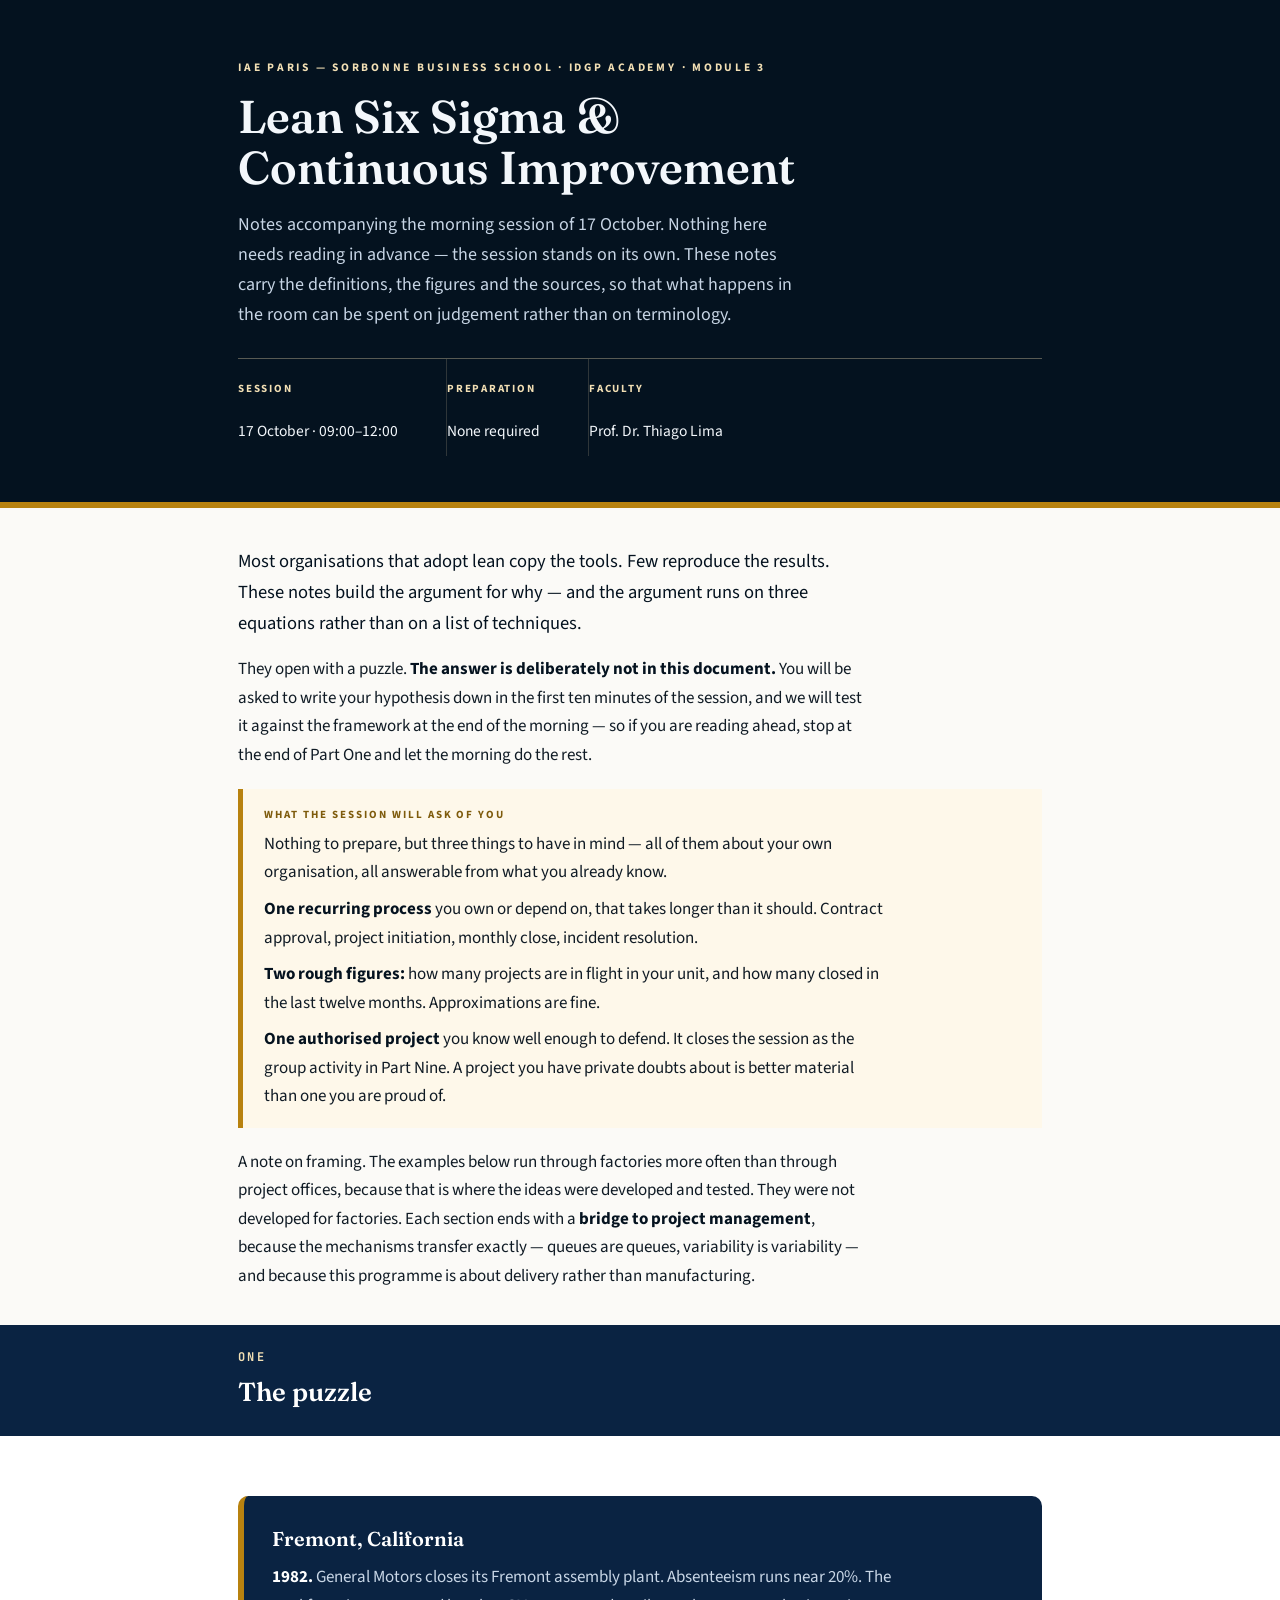
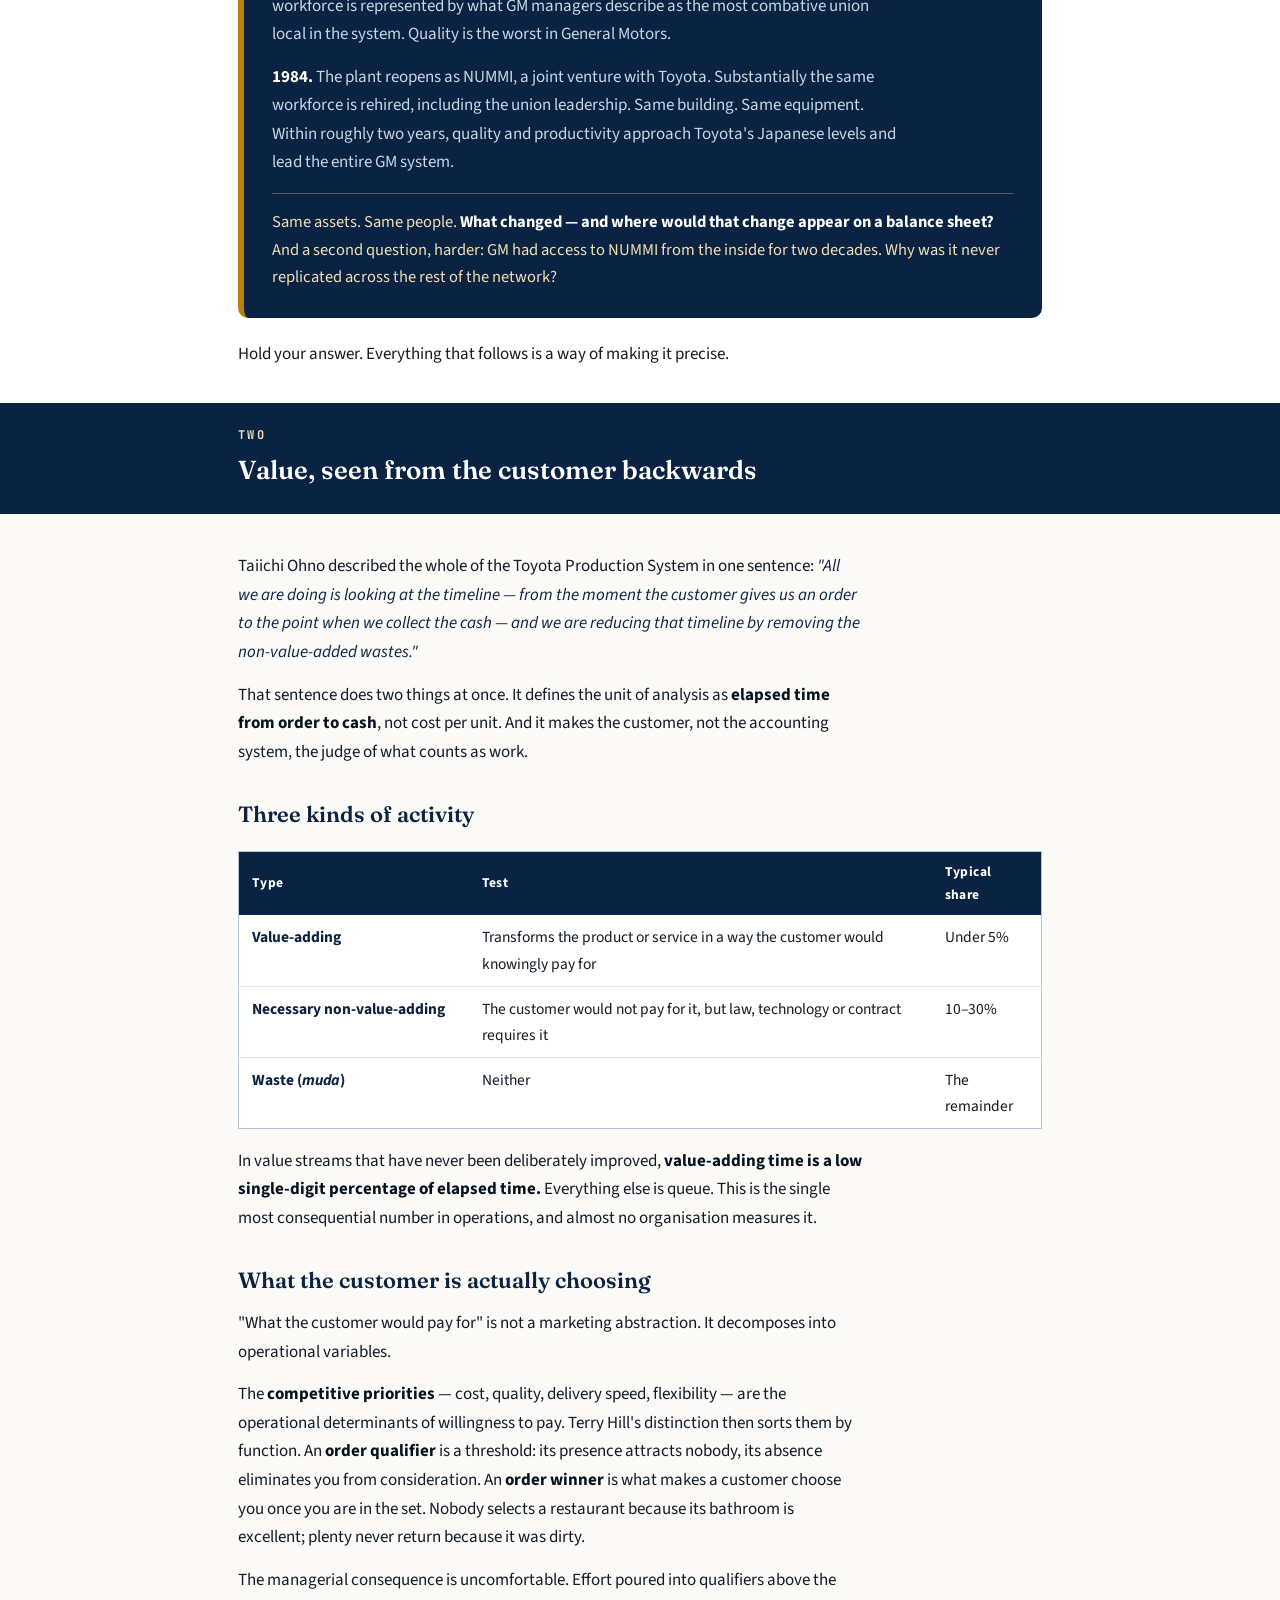
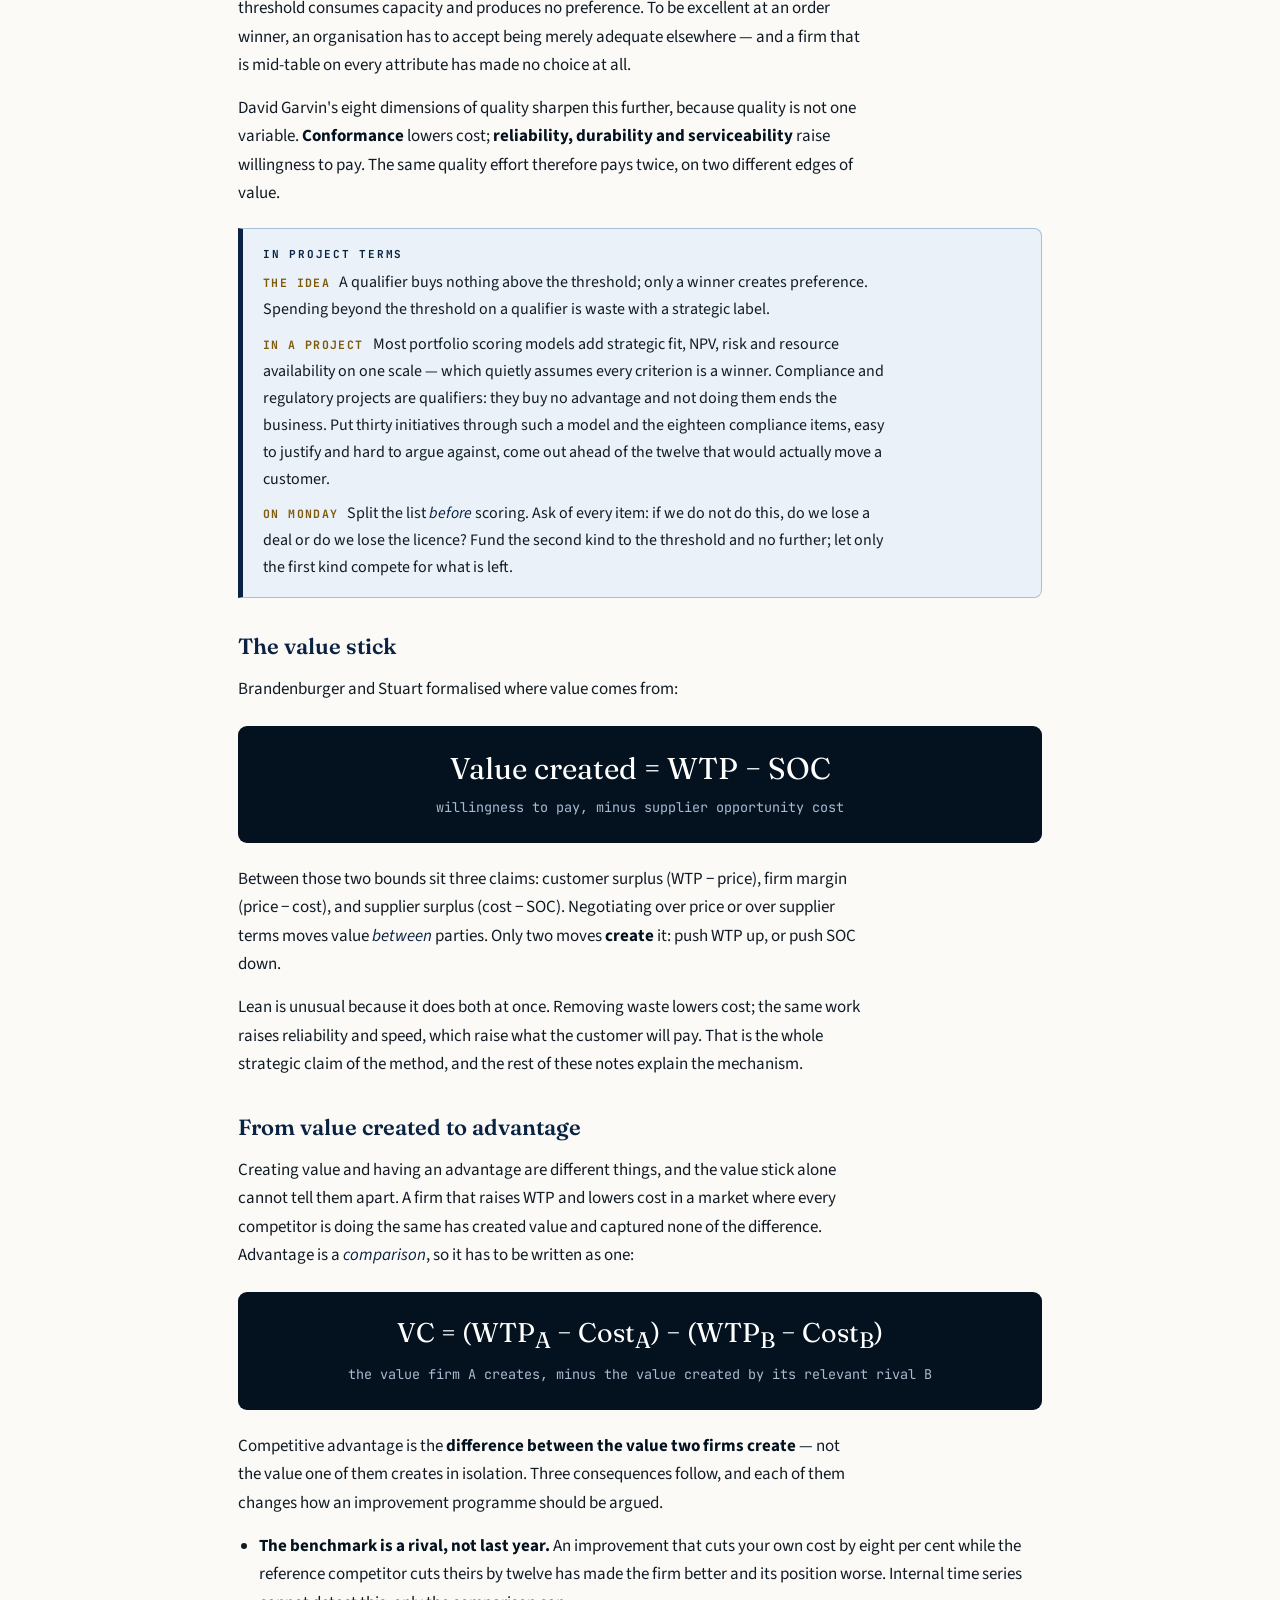
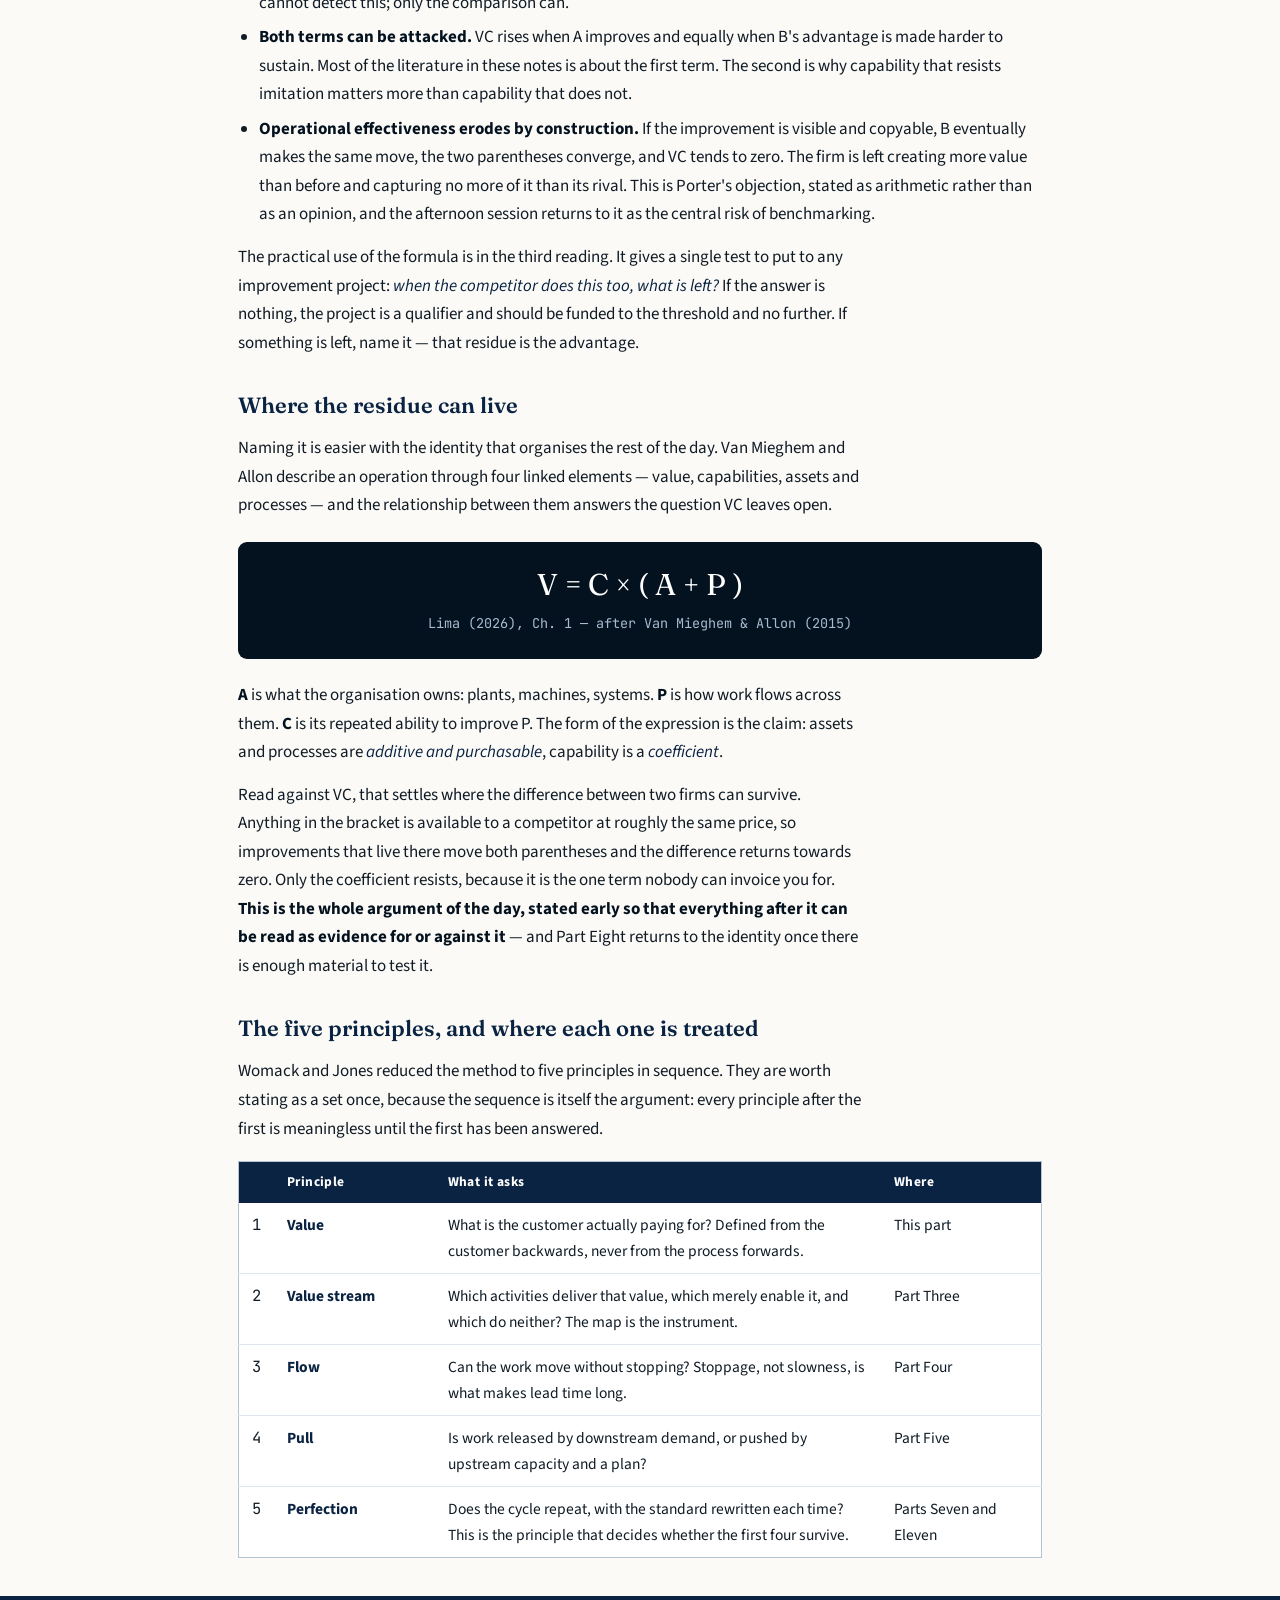
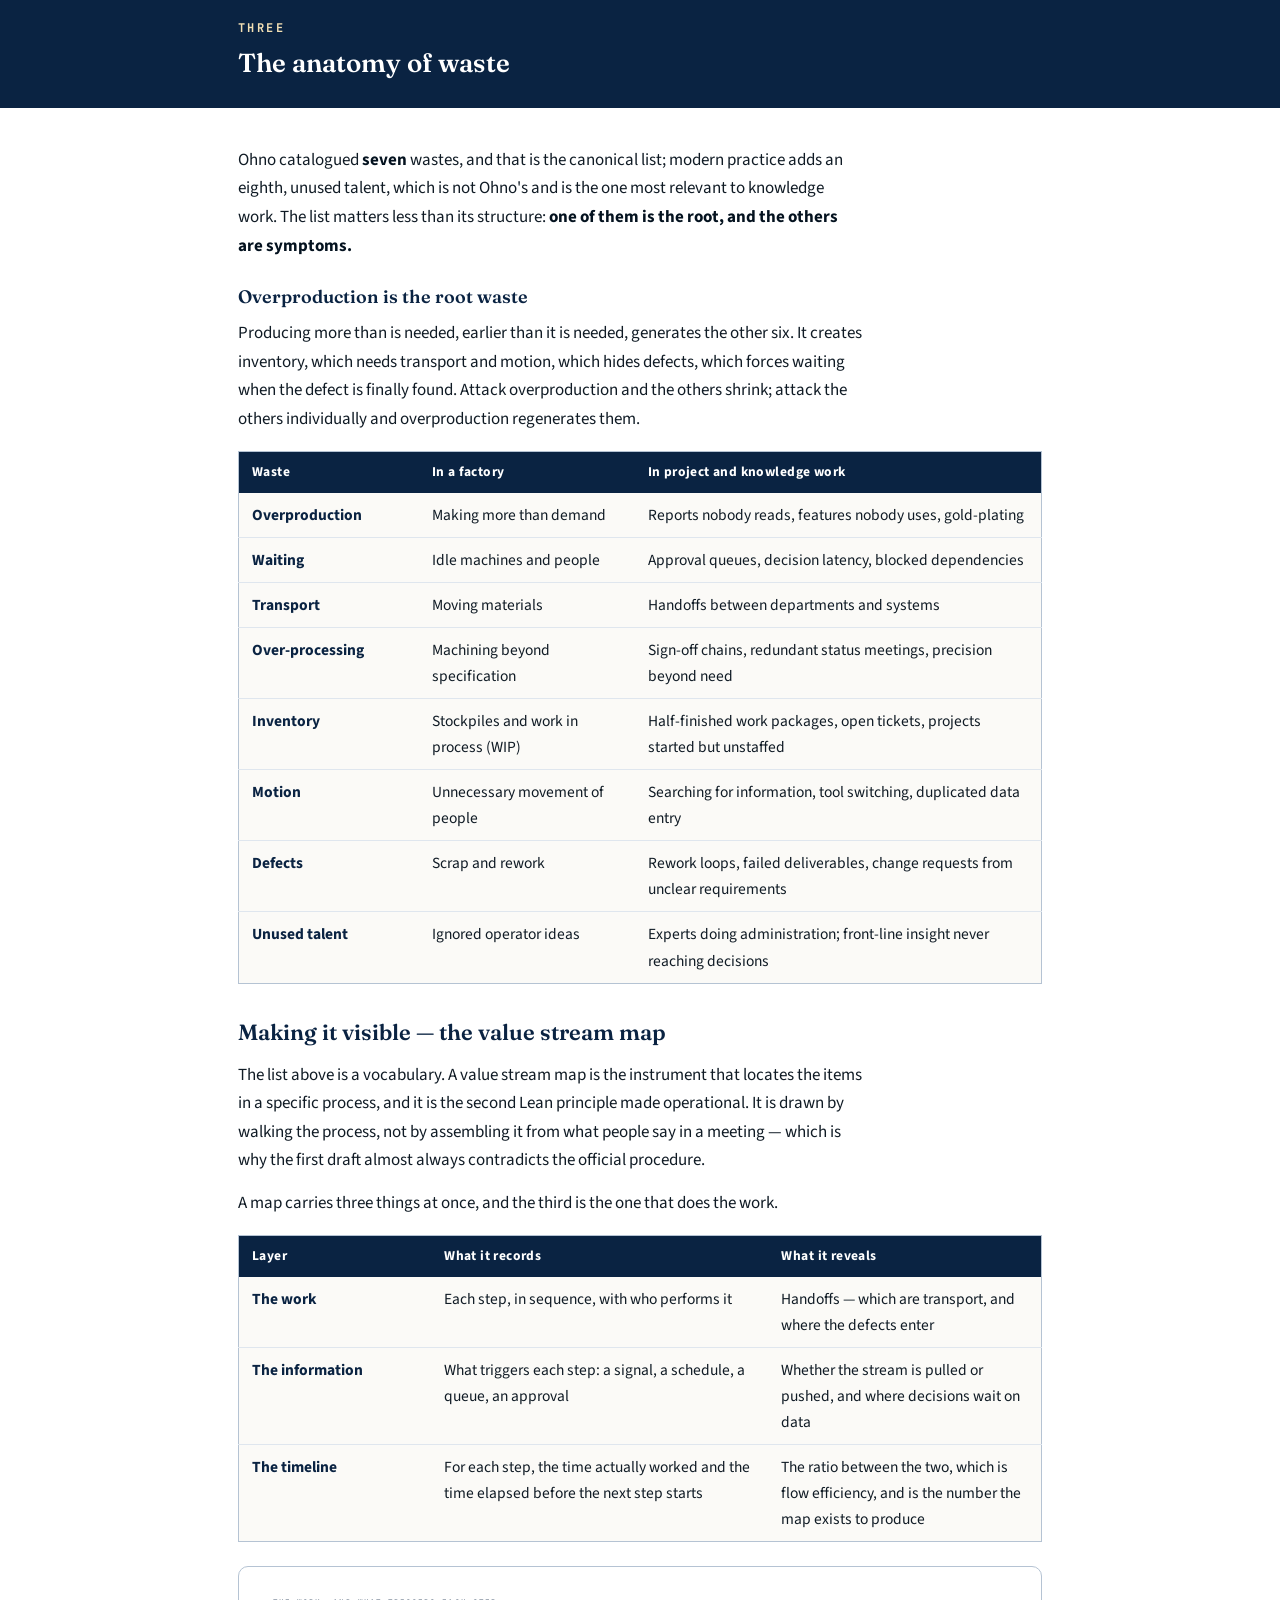
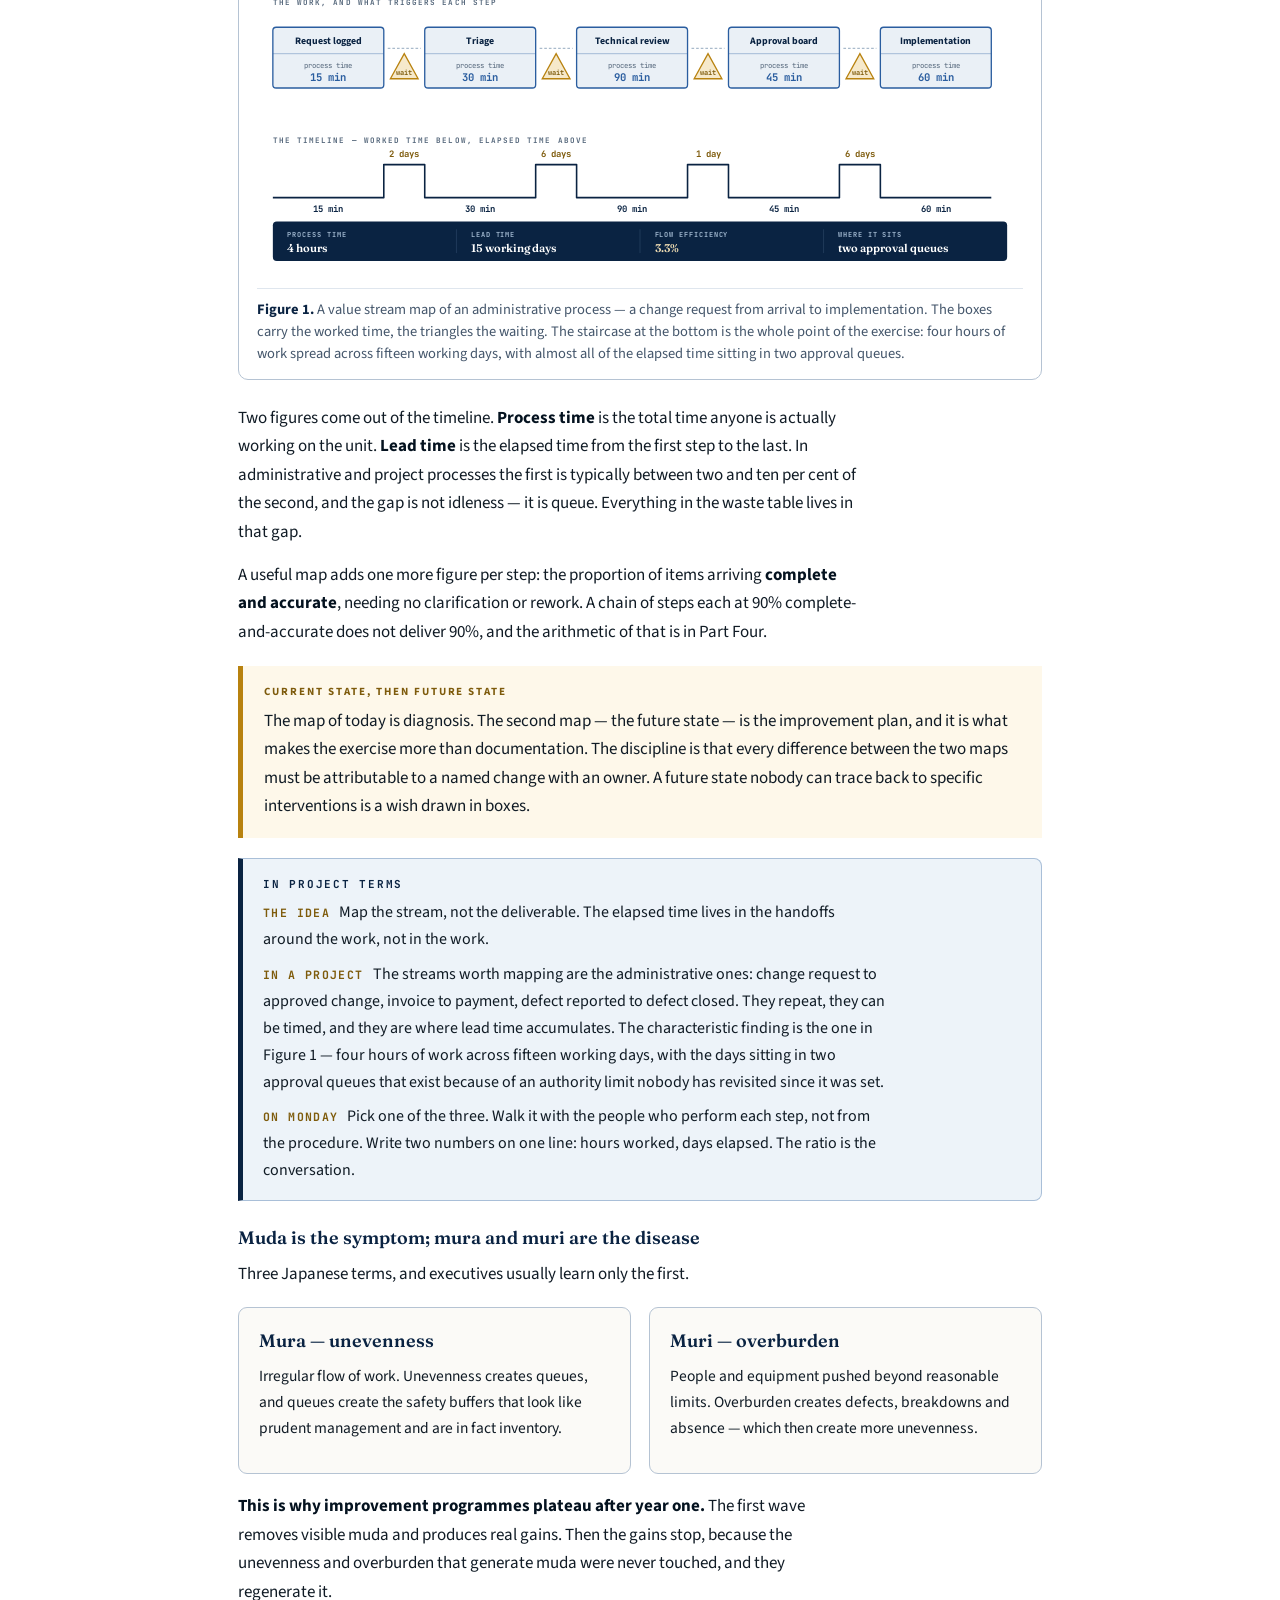
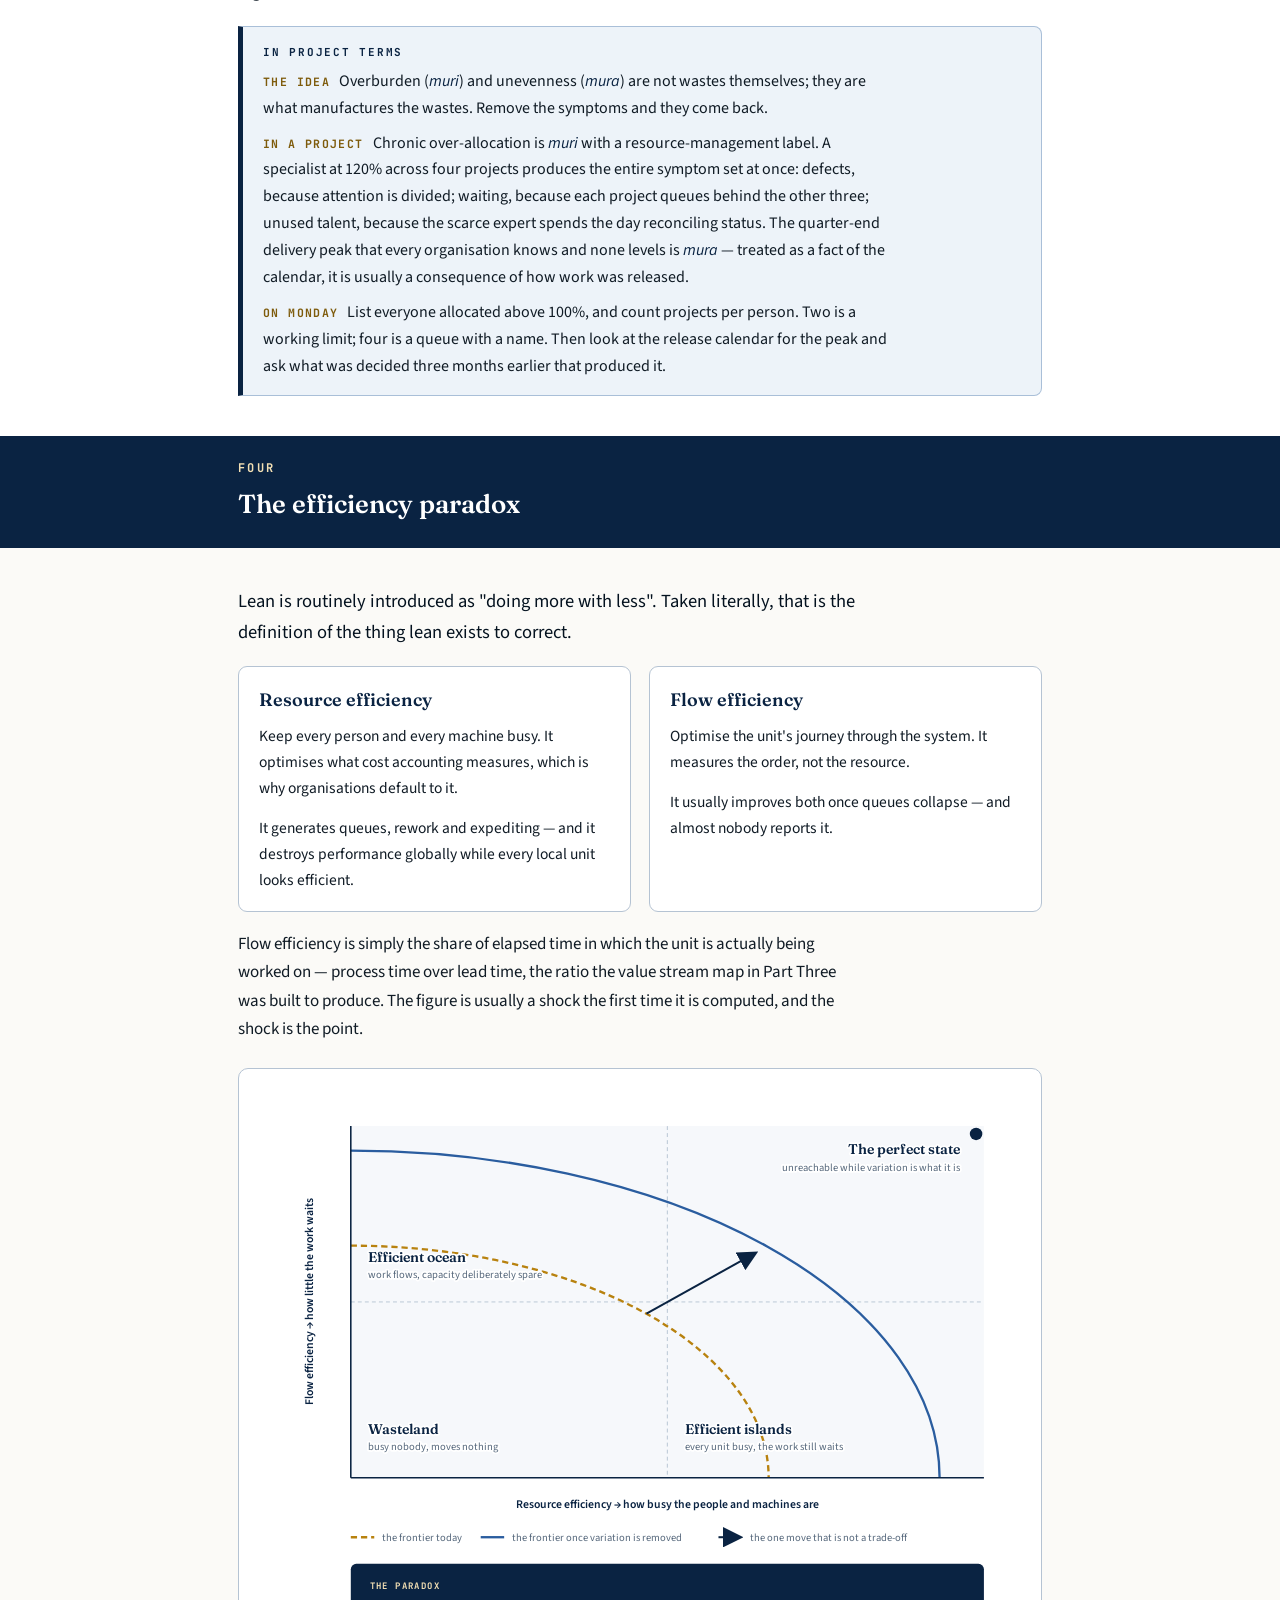
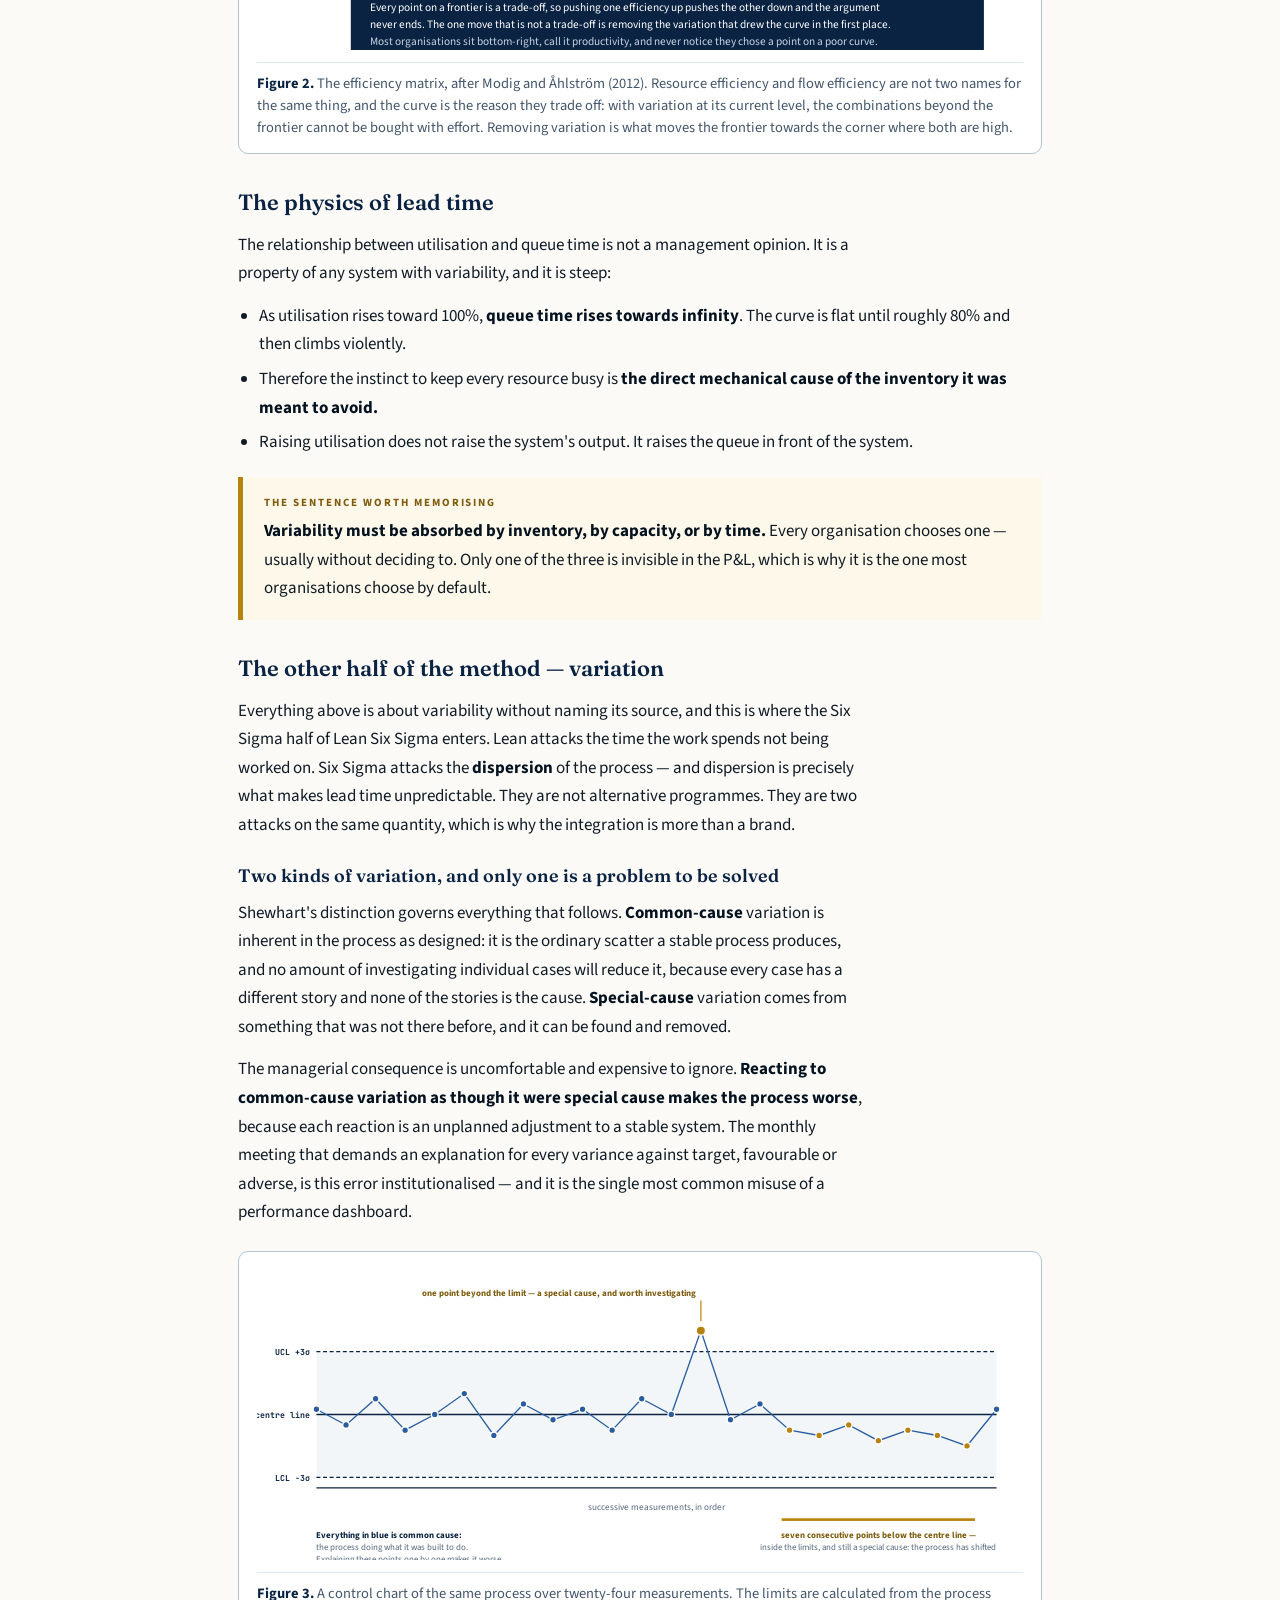
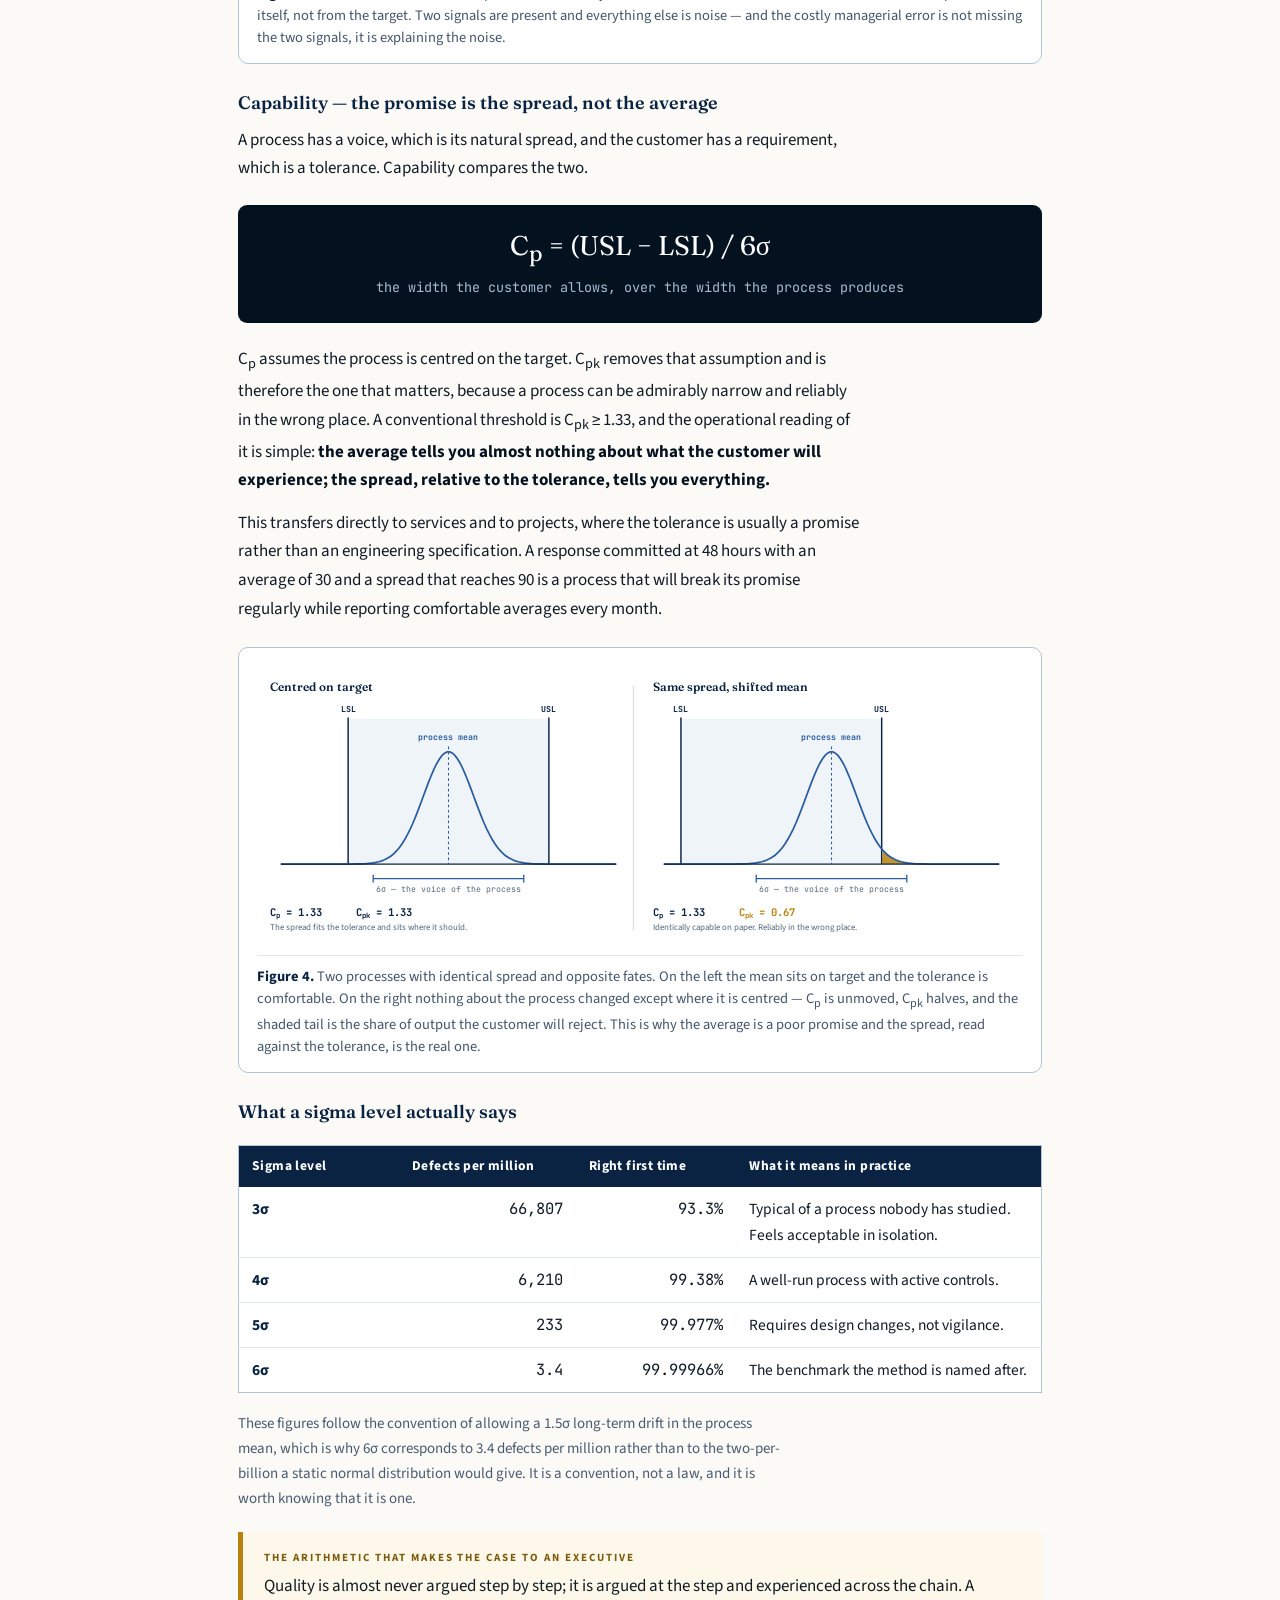
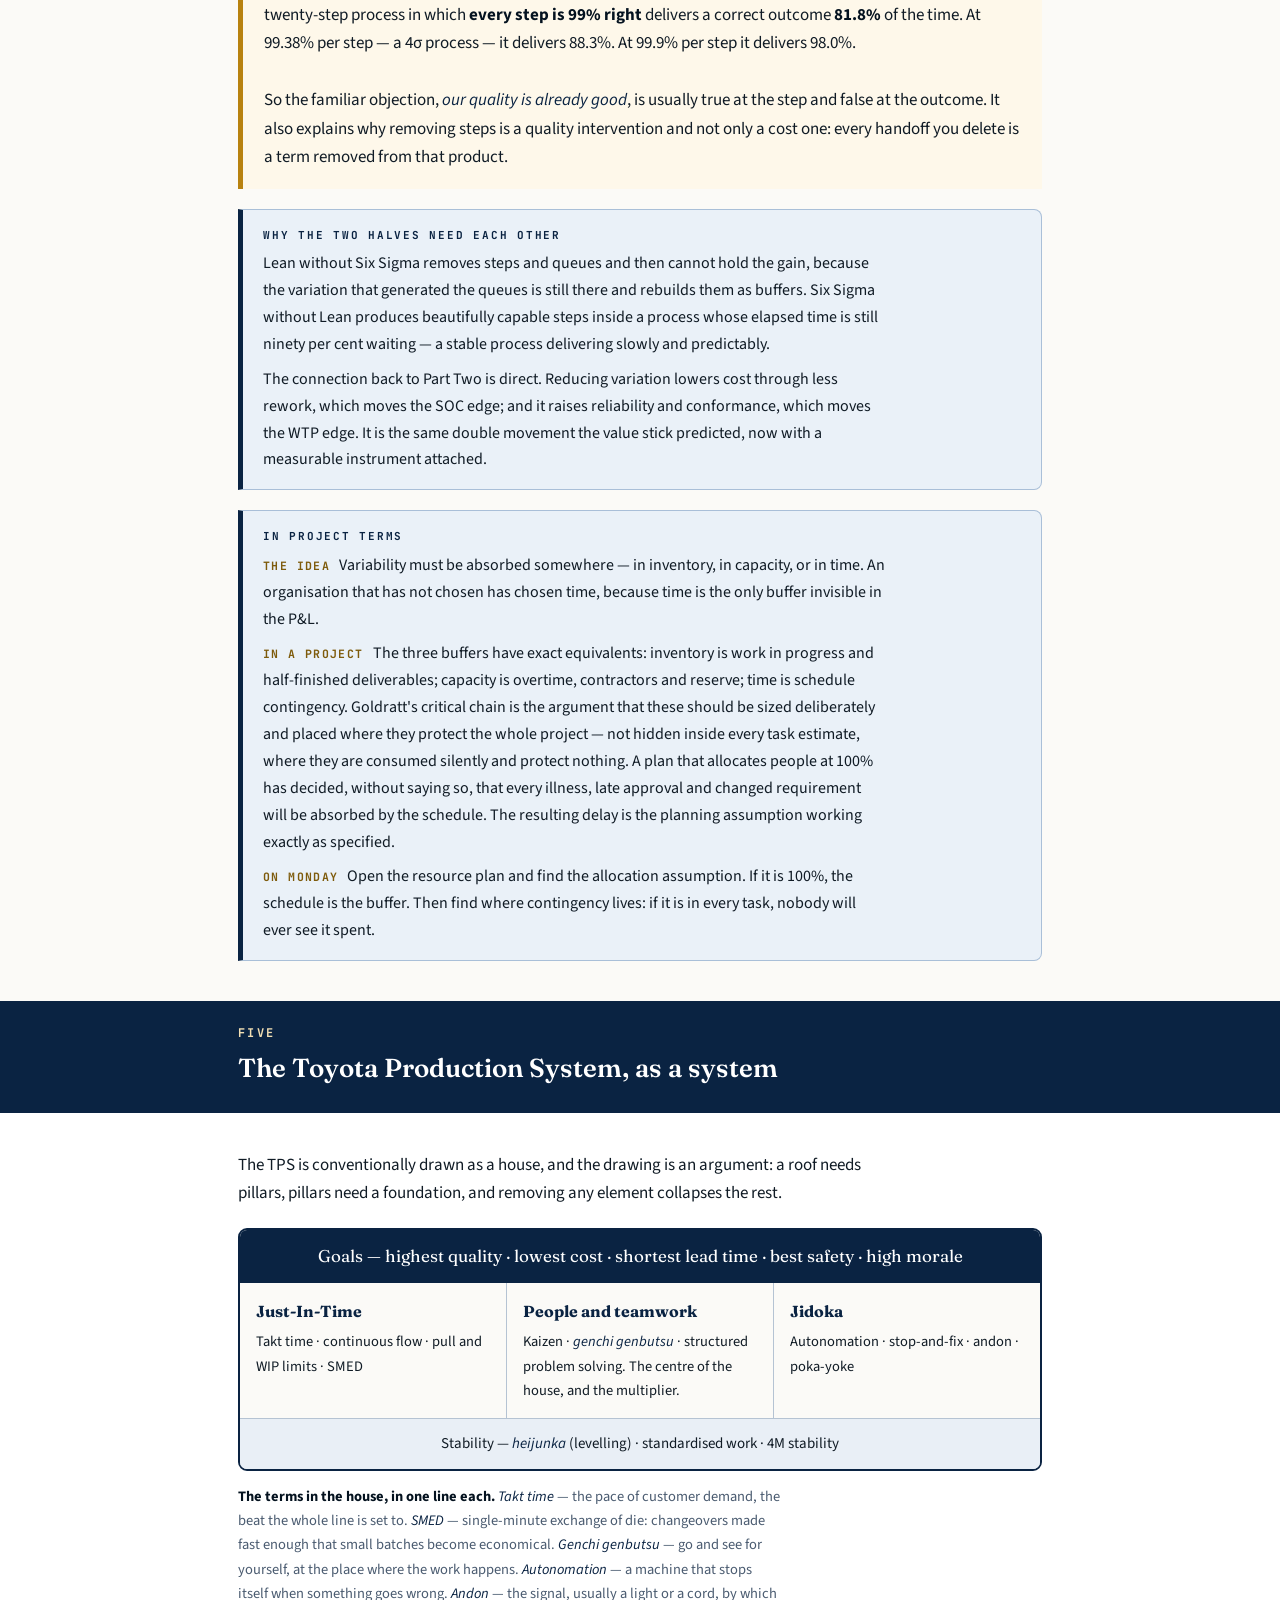
<file: session-1-lean-six-sigma.html>
<!DOCTYPE html>
<html lang="en">
<head>
<meta charset="UTF-8">
<meta name="viewport" content="width=device-width, initial-scale=1.0">
<title>Lean Six Sigma &amp; Continuous Improvement — Reading Notes</title>
<!-- share -->
<meta name="description" content="Morning session, 17 October 2026 — IAE Paris / Sorbonne Business School · IDGP Academy. Prof. Dr. Thiago Lima.">
<meta property="og:type" content="website">
<meta property="og:site_name" content="IAE Paris — Sorbonne Business School · IDGP Academy">
<meta property="og:title" content="Lean Six Sigma &amp; Continuous Improvement — Reading Notes">
<meta property="og:description" content="Morning session, 17 October 2026 — IAE Paris / Sorbonne Business School · IDGP Academy. Prof. Dr. Thiago Lima.">
<meta property="og:url" content="https://tflsixsigma-png.github.io/lean-six-sigma-digital-tools-benchmarking/session-1-lean-six-sigma.html">
<meta property="og:image" content="https://tflsixsigma-png.github.io/lean-six-sigma-digital-tools-benchmarking/img/share-card.png">
<meta property="og:image:width" content="1200">
<meta property="og:image:height" content="630">
<meta name="twitter:card" content="summary_large_image">
<!-- /share -->
<link rel="preconnect" href="https://fonts.googleapis.com">
<link href="https://fonts.googleapis.com/css2?family=Fraunces:opsz,wght@9..144,400;9..144,600;9..144,700&family=Source+Sans+3:ital,wght@0,400;0,600;0,700;1,400&family=JetBrains+Mono:wght@400;700&display=swap" rel="stylesheet">
<style>
:root{
  --navy:#0A2342; --ink:#04121F; --gold:#B8820F; --gold-soft:#F2DFB4;
  --paper:#FBFAF7; --card:#FFFFFF; --body:#101B25;
  --line:#B5C3D3; --line-soft:#DFE6EE;
}
*{box-sizing:border-box;margin:0;padding:0}
html{scroll-behavior:smooth}
body{font-family:'Source Sans 3',system-ui,sans-serif;background:var(--paper);color:var(--body);line-height:1.68;font-size:17px}
.wrap{max-width:860px;margin:0 auto;padding:0 28px}
p{margin-bottom:14px;max-width:78ch}
strong{color:var(--ink);font-weight:700}
em{color:var(--navy)}

.cover{background:var(--ink);color:#F3F7FB;padding:58px 0 46px;border-bottom:6px solid var(--gold)}
.eyebrow{font-size:11.5px;letter-spacing:.24em;text-transform:uppercase;color:var(--gold-soft);font-weight:700;margin-bottom:15px}
.cover h1{font-family:'Fraunces',serif;font-weight:600;font-size:clamp(30px,4.8vw,46px);line-height:1.1;max-width:19ch;margin-bottom:16px}
.cover .sub{font-size:18px;color:#C6D4E4;max-width:62ch;margin-bottom:28px}
.budget{display:flex;flex-wrap:wrap;border-top:1px solid rgba(242,223,180,.35)}
.budget div{padding:14px 24px 6px 0;border-right:1px solid rgba(242,223,180,.18)}
.budget div:last-child{border-right:none}
.budget .k{font-size:11px;letter-spacing:.16em;text-transform:uppercase;color:var(--gold-soft);font-weight:700}
.budget .v{font-size:15.5px;color:#F3F7FB;margin-top:2px}

.partbar{background:var(--navy);color:#fff;padding:22px 0}
.partbar .n{font-family:'JetBrains Mono',monospace;font-size:12px;letter-spacing:.2em;color:var(--gold-soft);font-weight:700}
.partbar h2{font-family:'Fraunces',serif;font-size:26px;font-weight:600;margin-top:4px}

section{padding:38px 0 20px}
section:nth-of-type(even){background:var(--card)}
h3{font-family:'Fraunces',serif;color:var(--navy);font-size:22px;font-weight:600;margin:30px 0 10px}
h3:first-child{margin-top:0}
h4{font-family:'Fraunces',serif;color:var(--navy);font-size:18px;font-weight:600;margin:22px 0 7px}
.lead{font-size:18.5px;color:var(--ink);max-width:70ch;margin-bottom:16px}

table{width:100%;border-collapse:collapse;margin:18px 0;font-size:15.5px;background:var(--card);border:1px solid var(--line)}
section:nth-of-type(even) table{background:var(--paper)}
th{background:var(--navy);color:#fff;text-align:left;padding:9px 13px;font-size:13.5px;font-weight:700;letter-spacing:.03em}
td{padding:9px 13px;border-bottom:1px solid var(--line-soft);vertical-align:top}
tr:last-child td{border-bottom:none}
td.k{font-weight:700;color:var(--navy);white-space:nowrap}
td.n{font-family:'JetBrains Mono',monospace;text-align:right;white-space:nowrap}

.eq{background:var(--ink);color:#fff;border-radius:9px;padding:24px 20px;margin:22px 0;text-align:center}
.eq .f{font-family:'Fraunces',serif;font-size:30px;line-height:1.25}
.eq .c{font-size:13.5px;color:#A8BBD1;margin-top:9px;font-family:'JetBrains Mono',monospace}

.note{border-left:5px solid var(--gold);background:#FEF8EA;padding:17px 21px;margin:20px 0}
.note .lbl{font-size:11px;letter-spacing:.18em;text-transform:uppercase;font-weight:700;color:#7E5B0C;display:block;margin-bottom:5px}
.puzzle{background:var(--navy);color:#E6EDF6;border-radius:10px;padding:26px 28px;margin:22px 0;border-left:6px solid var(--gold)}
.puzzle h4{color:#fff;margin-top:0;font-size:20px}
.puzzle p{color:#C8D6E6}
.puzzle .q{margin-top:16px;padding-top:15px;border-top:1px solid rgba(242,223,180,.3);color:var(--gold-soft);font-size:16.5px}

/* Dark surfaces: strong and em must never inherit the near-black body colour */
.puzzle strong,.eq strong,.cover strong,.partbar strong,.chain strong,footer strong,
.house .roof strong,th strong{color:#FFFFFF}
.puzzle em,.eq em,.cover em,.partbar em,footer em,.house .roof em{color:var(--gold-soft)}
.puzzle .q strong{color:#FFFFFF}

/* Bridge to project management */
.bridge{background:#EAF1F8;border:1px solid #A9BFD8;border-left:5px solid var(--navy);border-radius:0 8px 8px 0;padding:16px 20px;margin:20px 0}
section:nth-of-type(even) .bridge{background:#EDF3F9}
.bridge .lbl{font-family:'JetBrains Mono',monospace;font-size:11px;letter-spacing:.16em;text-transform:uppercase;font-weight:700;color:var(--navy);display:block;margin-bottom:6px}
.bridge p{font-size:16px;margin-bottom:8px}
.bridge p:last-child{margin-bottom:0}

/* Activity */
.bridge .k{font-family:'JetBrains Mono',monospace;font-size:11.5px;letter-spacing:.12em;text-transform:uppercase;color:#7E5B0C;font-weight:700;margin-right:6px}
.bridge ol,.bridge ul{margin:6px 0 8px 20px;font-size:16px}
.activity{border:2px solid var(--navy);border-radius:10px;overflow:hidden;margin:24px 0}
.activity .ah{background:var(--navy);color:#fff;padding:14px 20px}
.activity .ah b{font-family:'Fraunces',serif;font-size:19px;font-weight:600;color:#fff}
.activity .ah span{display:block;font-size:14px;color:#C2D3E6;margin-top:2px}
.activity .ab{padding:18px 20px;background:var(--card)}
section:nth-of-type(even) .activity .ab{background:var(--paper)}
.worksheet{background:#F3F6FA;border:1px dashed #94A9C2;border-radius:7px;padding:16px 18px;margin:14px 0}
.worksheet .wl{display:flex;justify-content:space-between;gap:14px;padding:9px 0;border-bottom:1px dotted #B6C5D6;font-size:15.5px}
.worksheet .wl:last-child{border-bottom:none}
.worksheet .wl b{color:var(--navy);font-weight:700}
.worksheet .box{font-family:'JetBrains Mono',monospace;color:#6B7D92;white-space:nowrap}

/* Fillable canvas */
.field{padding:13px 0;border-bottom:1px dotted #B6C5D6}
.field:last-child{border-bottom:none}
.field label{display:block;font-weight:700;color:var(--navy);font-size:16.5px;margin-bottom:3px}
.field .hint{font-size:14.5px;color:#4A5B70;margin-bottom:8px;line-height:1.45}
.field input[type=text],.field select,.field textarea{
  font-family:'Source Sans 3',sans-serif;font-size:16px;width:100%;
  padding:10px 12px;border:2px solid #B5C3D3;border-radius:6px;background:#FFFFFF;color:var(--ink)
}
.field textarea{min-height:64px;resize:vertical;line-height:1.5}
.field input:focus,.field select:focus,.field textarea:focus{outline:3px solid var(--gold);outline-offset:1px;border-color:var(--navy)}
.exportbar{background:var(--ink);border-radius:0 0 8px 8px;padding:22px 24px;margin-top:4px}
.exportbar .field{border-bottom:none;padding-top:0}
.exportbar .field label{color:var(--gold-soft)}
.btnrow{display:flex;gap:12px;flex-wrap:wrap;margin-top:6px}
.btnrow button{
  font-family:'Source Sans 3',sans-serif;font-size:16px;font-weight:700;cursor:pointer;
  padding:12px 22px;border-radius:6px;border:2px solid var(--gold);
}
.btnrow button.primary{background:var(--gold);color:var(--ink)}
.btnrow button.ghost{background:transparent;color:var(--gold-soft)}
.btnrow button:hover{background:#D9A32E;color:var(--ink)}
.btnrow button:focus{outline:3px solid #FFFFFF;outline-offset:2px}
.savenote{font-size:14.5px;color:#9FB3C9;margin:12px 0 0;max-width:none}
@media print{.exportbar{display:none}.field input,.field select,.field textarea{border:1px solid #777}}

.grid2{display:grid;grid-template-columns:1fr 1fr;gap:18px;margin:18px 0}
.card{background:var(--card);border:1px solid var(--line);border-radius:9px;padding:18px 20px}
section:nth-of-type(even) .card{background:var(--paper)}
.card h4{margin-top:0}
.card p,.card li{font-size:15.5px}
.card ul{margin-left:18px}
ul.tight{margin:8px 0 14px 21px}
ul.tight li{margin-bottom:6px}
ol.tight{margin:8px 0 14px 21px}
ol.tight li{margin-bottom:8px}

.chain{display:flex;flex-wrap:wrap;align-items:center;gap:8px;margin:18px 0;font-family:'JetBrains Mono',monospace;font-size:14px}
.chain span{background:var(--navy);color:#fff;padding:8px 13px;border-radius:5px;white-space:nowrap}
.chain span.end{background:var(--gold);color:var(--ink);font-weight:700}
.chain i{color:var(--navy);font-style:normal;font-weight:700}

.house{border:2px solid var(--navy);border-radius:9px;overflow:hidden;margin:20px 0}
.house .roof{background:var(--navy);color:#fff;padding:12px 18px;text-align:center;font-family:'Fraunces',serif;font-size:17px}
.house .cols{display:grid;grid-template-columns:1fr 1fr 1fr;gap:1px;background:var(--line)}
.house .col{background:var(--card);padding:15px 16px}
section:nth-of-type(even) .house .col{background:var(--paper)}
.house .col.mid{background:#FEF8EA}
.house .col h5{font-family:'Fraunces',serif;color:var(--navy);font-size:16px;margin-bottom:6px}
.house .col p{font-size:14.5px;margin-bottom:0}
.house .base{background:#E9EFF6;padding:12px 18px;text-align:center;font-size:15px;border-top:1px solid var(--line)}

/* ---------- figures ---------- */
.fig{margin:24px 0;background:var(--card);border:1px solid var(--line);border-radius:10px;padding:18px 18px 14px}
section:nth-of-type(even) .fig{background:#FFFFFF}
.fig svg{width:100%;height:auto;display:block}
.fig figcaption{font-size:14.5px;color:#44566B;margin-top:12px;line-height:1.52;border-top:1px solid #DFE6EE;padding-top:10px}
.fig figcaption b{color:var(--navy)}
.sim .simhead{margin-bottom:14px}
.sim .simhead b{font-family:'Fraunces',serif;font-size:19px;color:var(--navy);font-weight:600;display:block}
.sim .simhead span{font-size:14.5px;color:#56687C;display:block;margin-top:3px}
.simctl{display:grid;grid-template-columns:1fr 1fr;gap:10px 26px;align-items:center;
  background:#F3F6FA;border:1px solid #C6D2DF;border-radius:8px;padding:14px 18px;margin-bottom:16px}
.simctl label{font-size:14.5px;font-weight:700;color:var(--navy);display:flex;justify-content:space-between;gap:10px}
.simctl output{font-family:'JetBrains Mono',monospace;color:#7E5B0C;font-weight:700}
.simctl input[type=range]{width:100%;accent-color:#B8820F;height:26px}
.simout{font-size:16px;color:var(--body);margin:14px 0 0;max-width:none;
  border-left:5px solid var(--gold);background:#FEF8EA;padding:12px 16px}
.simout b{color:var(--navy)}
.simgrid{display:grid;grid-template-columns:repeat(5,1fr);gap:10px;margin-top:14px}
.simgrid div{background:#F3F6FA;border:1px solid #C6D2DF;border-radius:7px;padding:10px 12px}
.simgrid div.hi{background:var(--ink);border-color:var(--ink)}
.simgrid span{display:block;font-size:11.5px;letter-spacing:.1em;text-transform:uppercase;color:#56687C;font-weight:700}
.simgrid div.hi span{color:#9FB6CE}
.simgrid b{font-family:'JetBrains Mono',monospace;font-size:19px;color:var(--navy)}
.simgrid div.hi b{color:#F2DFB4}
@media(max-width:700px){.simctl{grid-template-columns:1fr}.simgrid{grid-template-columns:repeat(2,1fr)}}
.simpre{display:flex;flex-wrap:wrap;gap:8px;align-items:center;margin-bottom:12px}
.simpre-l{font-family:'JetBrains Mono',monospace;font-size:11.5px;letter-spacing:.14em;text-transform:uppercase;color:#7E5B0C;font-weight:700;margin-right:4px}
.simpre button{font-family:'Source Sans 3',sans-serif;font-size:14.5px;font-weight:600;color:var(--navy);background:#fff;border:1.5px solid #B5C3D3;border-radius:999px;padding:7px 14px;cursor:pointer}
.simpre button:hover{border-color:var(--navy)}
.simpre button.on{background:var(--navy);color:#fff;border-color:var(--navy)}
.simpre button:focus{outline:3px solid var(--gold);outline-offset:2px}
.simcalc{display:flex;flex-wrap:wrap;align-items:baseline;gap:6px 10px;background:var(--ink);color:#fff;border-radius:8px;padding:14px 18px;margin:0 0 14px;font-family:'JetBrains Mono',monospace}
.simcalc.two{flex-direction:column;align-items:stretch;gap:6px;padding:10px 18px}
.simcalc.two>div{display:flex;flex-wrap:wrap;align-items:baseline;gap:6px 10px}
.simcalc .t{font-family:'Source Sans 3',sans-serif;font-weight:700;color:#F2DFB4;font-size:15px;min-width:86px}
.simcalc .eq{color:#9FB6CE;font-size:18px}
.simcalc .n{font-size:19px;color:#fff;display:inline-flex;flex-direction:column;line-height:1}
.simcalc .n small{font-family:'Source Sans 3',sans-serif;font-size:11.5px;color:#9FB6CE;font-weight:400;letter-spacing:.04em}
.simcalc .n.hi{color:#F2DFB4;font-weight:700;font-size:22px}
.simcmp{display:grid;grid-template-columns:repeat(3,1fr);gap:10px;margin-top:14px}
.simcmp div{background:#F3F6FA;border:1px solid #C6D2DF;border-radius:7px;padding:10px 12px}
.simcmp div.hi{background:#FEF8EA;border-color:var(--gold)}
.simcmp span{display:block;font-size:13px;color:#56687C;font-weight:700}
.simcmp b{font-family:'JetBrains Mono',monospace;font-size:20px;color:var(--navy);display:block;margin:3px 0}
.simcmp small{font-size:12.5px;color:#56687C}
.simtbl{margin:14px 0 0;font-size:15px}
.simtbl td,.simtbl th{padding:7px 11px}
.simtbl tr.cur td{background:#FEF8EA;font-weight:600}
.simhow{margin-top:16px;border-top:1px solid #DFE6EE;padding-top:12px}
.simhow b{font-family:'JetBrains Mono',monospace;font-size:11.5px;letter-spacing:.14em;text-transform:uppercase;color:#7E5B0C;display:block;margin-bottom:6px}
.simhow ol{margin:0 0 0 20px;font-size:15.5px;color:#2E3F52}
.simhow li{margin-bottom:5px}
@media(max-width:700px){.simcmp{grid-template-columns:1fr}}


.refs li{margin:0 0 7px 20px;font-size:15px}
footer{background:var(--ink);color:#A3B7CD;padding:32px 0 40px;font-size:14.5px}
footer b{color:var(--gold-soft)}

@media(max-width:720px){.grid2,.house .cols{grid-template-columns:1fr}}
@media print{.cover{-webkit-print-color-adjust:exact;print-color-adjust:exact} section{padding:20px 0}}
</style>
</head>
<body>

<header class="cover">
  <div class="wrap">
    <div class="eyebrow">IAE Paris — Sorbonne Business School · IDGP Academy · Module 3</div>
    <h1>Lean Six Sigma &amp; Continuous Improvement</h1>
    <p class="sub">Notes accompanying the morning session of 17 October. Nothing here needs reading in advance — the session stands on its own. These notes carry the definitions, the figures and the sources, so that what happens in the room can be spent on judgement rather than on terminology.</p>
    <div class="budget">
      <div><span class="k">Session</span><div class="v">17 October · 09:00–12:00</div></div>
      <div><span class="k">Preparation</span><div class="v">None required</div></div>
      <div><span class="k">Faculty</span><div class="v">Prof. Dr. Thiago Lima</div></div>
    </div>
  </div>
</header>

<section>
  <div class="wrap">
    <p class="lead">Most organisations that adopt lean copy the tools. Few reproduce the results. These notes build the argument for why — and the argument runs on three equations rather than on a list of techniques.</p>
    <p>They open with a puzzle. <strong>The answer is deliberately not in this document.</strong> You will be asked to write your hypothesis down in the first ten minutes of the session, and we will test it against the framework at the end of the morning — so if you are reading ahead, stop at the end of Part One and let the morning do the rest.</p>

    <div class="note">
      <span class="lbl">What the session will ask of you</span>
      <p style="margin-bottom:8px">Nothing to prepare, but three things to have in mind — all of them about your own organisation, all answerable from what you already know.</p>
      <p style="margin-bottom:8px"><strong>One recurring process</strong> you own or depend on, that takes longer than it should. Contract approval, project initiation, monthly close, incident resolution.</p>
      <p style="margin-bottom:8px"><strong>Two rough figures:</strong> how many projects are in flight in your unit, and how many closed in the last twelve months. Approximations are fine.</p>
      <p style="margin-bottom:0"><strong>One authorised project</strong> you know well enough to defend. It closes the session as the group activity in Part Nine. A project you have private doubts about is better material than one you are proud of.</p>
    </div>

    <p>A note on framing. The examples below run through factories more often than through project offices, because that is where the ideas were developed and tested. They were not developed for factories. Each section ends with a <strong>bridge to project management</strong>, because the mechanisms transfer exactly — queues are queues, variability is variability — and because this programme is about delivery rather than manufacturing.</p>
  </div>
</section>

<!-- 1 PUZZLE -->
<div class="partbar"><div class="wrap"><div class="n">ONE</div><h2>The puzzle</h2></div></div>
<section>
  <div class="wrap">
    <div class="puzzle">
      <h4>Fremont, California</h4>
      <p><strong>1982.</strong> General Motors closes its Fremont assembly plant. Absenteeism runs near 20%. The workforce is represented by what GM managers describe as the most combative union local in the system. Quality is the worst in General Motors.</p>
      <p><strong>1984.</strong> The plant reopens as NUMMI, a joint venture with Toyota. Substantially the same workforce is rehired, including the union leadership. Same building. Same equipment. Within roughly two years, quality and productivity approach Toyota's Japanese levels and lead the entire GM system.</p>
      <div class="q">
        Same assets. Same people. <strong>What changed — and where would that change appear on a balance sheet?</strong><br>
        And a second question, harder: GM had access to NUMMI from the inside for two decades. Why was it never replicated across the rest of the network?
      </div>
    </div>
    <p>Hold your answer. Everything that follows is a way of making it precise.</p>
  </div>
</section>

<!-- 2 VALUE -->
<div class="partbar"><div class="wrap"><div class="n">TWO</div><h2>Value, seen from the customer backwards</h2></div></div>
<section>
  <div class="wrap">
    <p>Taiichi Ohno described the whole of the Toyota Production System in one sentence: <em>"All we are doing is looking at the timeline — from the moment the customer gives us an order to the point when we collect the cash — and we are reducing that timeline by removing the non-value-added wastes."</em></p>
    <p>That sentence does two things at once. It defines the unit of analysis as <strong>elapsed time from order to cash</strong>, not cost per unit. And it makes the customer, not the accounting system, the judge of what counts as work.</p>

    <h3>Three kinds of activity</h3>
    <table>
      <tr><th style="width:230px">Type</th><th>Test</th><th style="width:110px">Typical share</th></tr>
      <tr><td class="k">Value-adding</td><td>Transforms the product or service in a way the customer would knowingly pay for</td><td>Under 5%</td></tr>
      <tr><td class="k">Necessary non-value-adding</td><td>The customer would not pay for it, but law, technology or contract requires it</td><td>10–30%</td></tr>
      <tr><td class="k">Waste (<em>muda</em>)</td><td>Neither</td><td>The remainder</td></tr>
    </table>
    <p>In value streams that have never been deliberately improved, <strong>value-adding time is a low single-digit percentage of elapsed time.</strong> Everything else is queue. This is the single most consequential number in operations, and almost no organisation measures it.</p>

    <h3>What the customer is actually choosing</h3>
    <p>"What the customer would pay for" is not a marketing abstraction. It decomposes into operational variables.</p>
    <p>The <strong>competitive priorities</strong> — cost, quality, delivery speed, flexibility — are the operational determinants of willingness to pay. Terry Hill's distinction then sorts them by function. An <strong>order qualifier</strong> is a threshold: its presence attracts nobody, its absence eliminates you from consideration. An <strong>order winner</strong> is what makes a customer choose you once you are in the set. Nobody selects a restaurant because its bathroom is excellent; plenty never return because it was dirty.</p>
    <p>The managerial consequence is uncomfortable. Effort poured into qualifiers above the threshold consumes capacity and produces no preference. To be excellent at an order winner, an organisation has to accept being merely adequate elsewhere — and a firm that is mid-table on every attribute has made no choice at all.</p>
    <p>David Garvin's eight dimensions of quality sharpen this further, because quality is not one variable. <strong>Conformance</strong> lowers cost; <strong>reliability, durability and serviceability</strong> raise willingness to pay. The same quality effort therefore pays twice, on two different edges of value.</p>

    <div class="bridge">
      <span class="lbl">In project terms</span>
      <p><b class="k">The idea</b> A qualifier buys nothing above the threshold; only a winner creates preference. Spending beyond the threshold on a qualifier is waste with a strategic label.</p>
      <p><b class="k">In a project</b> Most portfolio scoring models add strategic fit, NPV, risk and resource availability on one scale — which quietly assumes every criterion is a winner. Compliance and regulatory projects are qualifiers: they buy no advantage and not doing them ends the business. Put thirty initiatives through such a model and the eighteen compliance items, easy to justify and hard to argue against, come out ahead of the twelve that would actually move a customer.</p>
      <p style="margin-bottom:0"><b class="k">On Monday</b> Split the list <em>before</em> scoring. Ask of every item: if we do not do this, do we lose a deal or do we lose the licence? Fund the second kind to the threshold and no further; let only the first kind compete for what is left.</p>
    </div>

    <h3>The value stick</h3>
    <p>Brandenburger and Stuart formalised where value comes from:</p>
    <div class="eq">
      <div class="f">Value created = WTP − SOC</div>
      <div class="c">willingness to pay, minus supplier opportunity cost</div>
    </div>
    <p>Between those two bounds sit three claims: customer surplus (WTP − price), firm margin (price − cost), and supplier surplus (cost − SOC). Negotiating over price or over supplier terms moves value <em>between</em> parties. Only two moves <strong>create</strong> it: push WTP up, or push SOC down.</p>
    <p>Lean is unusual because it does both at once. Removing waste lowers cost; the same work raises reliability and speed, which raise what the customer will pay. That is the whole strategic claim of the method, and the rest of these notes explain the mechanism.</p>

    <h3>From value created to advantage</h3>
    <p>Creating value and having an advantage are different things, and the value stick alone cannot tell them apart. A firm that raises WTP and lowers cost in a market where every competitor is doing the same has created value and captured none of the difference. Advantage is a <em>comparison</em>, so it has to be written as one:</p>
    <div class="eq">
      <div class="f" style="font-size:clamp(20px,3.4vw,27px)">VC = (WTP<sub>A</sub> − Cost<sub>A</sub>) − (WTP<sub>B</sub> − Cost<sub>B</sub>)</div>
      <div class="c">the value firm A creates, minus the value created by its relevant rival B</div>
    </div>
    <p>Competitive advantage is the <strong>difference between the value two firms create</strong> — not the value one of them creates in isolation. Three consequences follow, and each of them changes how an improvement programme should be argued.</p>
    <ul class="tight">
      <li><strong>The benchmark is a rival, not last year.</strong> An improvement that cuts your own cost by eight per cent while the reference competitor cuts theirs by twelve has made the firm better and its position worse. Internal time series cannot detect this; only the comparison can.</li>
      <li><strong>Both terms can be attacked.</strong> VC rises when A improves and equally when B's advantage is made harder to sustain. Most of the literature in these notes is about the first term. The second is why capability that resists imitation matters more than capability that does not.</li>
      <li><strong>Operational effectiveness erodes by construction.</strong> If the improvement is visible and copyable, B eventually makes the same move, the two parentheses converge, and VC tends to zero. The firm is left creating more value than before and capturing no more of it than its rival. This is Porter's objection, stated as arithmetic rather than as an opinion, and the afternoon session returns to it as the central risk of benchmarking.</li>
    </ul>
    <p>The practical use of the formula is in the third reading. It gives a single test to put to any improvement project: <em>when the competitor does this too, what is left?</em> If the answer is nothing, the project is a qualifier and should be funded to the threshold and no further. If something is left, name it — that residue is the advantage.</p>

    <h3>Where the residue can live</h3>
    <p>Naming it is easier with the identity that organises the rest of the day. Van Mieghem and Allon describe an operation through four linked elements — value, capabilities, assets and processes — and the relationship between them answers the question VC leaves open.</p>
    <div class="eq">
      <div class="f">V = C × ( A + P )</div>
      <div class="c">Lima (2026), Ch. 1 — after Van Mieghem &amp; Allon (2015)</div>
    </div>
    <p><strong>A</strong> is what the organisation owns: plants, machines, systems. <strong>P</strong> is how work flows across them. <strong>C</strong> is its repeated ability to improve P. The form of the expression is the claim: assets and processes are <em>additive and purchasable</em>, capability is a <em>coefficient</em>.</p>
    <p>Read against VC, that settles where the difference between two firms can survive. Anything in the bracket is available to a competitor at roughly the same price, so improvements that live there move both parentheses and the difference returns towards zero. Only the coefficient resists, because it is the one term nobody can invoice you for. <strong>This is the whole argument of the day, stated early so that everything after it can be read as evidence for or against it</strong> — and Part Eight returns to the identity once there is enough material to test it.</p>

    <h3>The five principles, and where each one is treated</h3>
    <p>Womack and Jones reduced the method to five principles in sequence. They are worth stating as a set once, because the sequence is itself the argument: every principle after the first is meaningless until the first has been answered.</p>
    <table>
      <tr><th style="width:30px"></th><th style="width:20%">Principle</th><th>What it asks</th><th style="width:20%">Where</th></tr>
      <tr><td class="n">1</td><td class="k">Value</td><td>What is the customer actually paying for? Defined from the customer backwards, never from the process forwards.</td><td>This part</td></tr>
      <tr><td class="n">2</td><td class="k">Value stream</td><td>Which activities deliver that value, which merely enable it, and which do neither? The map is the instrument.</td><td>Part Three</td></tr>
      <tr><td class="n">3</td><td class="k">Flow</td><td>Can the work move without stopping? Stoppage, not slowness, is what makes lead time long.</td><td>Part Four</td></tr>
      <tr><td class="n">4</td><td class="k">Pull</td><td>Is work released by downstream demand, or pushed by upstream capacity and a plan?</td><td>Part Five</td></tr>
      <tr><td class="n">5</td><td class="k">Perfection</td><td>Does the cycle repeat, with the standard rewritten each time? This is the principle that decides whether the first four survive.</td><td>Parts Seven and Eleven</td></tr>
    </table>
  </div>
</section>

<!-- 3 WASTE -->
<div class="partbar"><div class="wrap"><div class="n">THREE</div><h2>The anatomy of waste</h2></div></div>
<section>
  <div class="wrap">
    <p>Ohno catalogued <strong>seven</strong> wastes, and that is the canonical list; modern practice adds an eighth, unused talent, which is not Ohno's and is the one most relevant to knowledge work. The list matters less than its structure: <strong>one of them is the root, and the others are symptoms.</strong></p>

    <h4>Overproduction is the root waste</h4>
    <p>Producing more than is needed, earlier than it is needed, generates the other six. It creates inventory, which needs transport and motion, which hides defects, which forces waiting when the defect is finally found. Attack overproduction and the others shrink; attack the others individually and overproduction regenerates them.</p>

    <table>
      <tr><th style="width:180px">Waste</th><th>In a factory</th><th>In project and knowledge work</th></tr>
      <tr><td class="k">Overproduction</td><td>Making more than demand</td><td>Reports nobody reads, features nobody uses, gold-plating</td></tr>
      <tr><td class="k">Waiting</td><td>Idle machines and people</td><td>Approval queues, decision latency, blocked dependencies</td></tr>
      <tr><td class="k">Transport</td><td>Moving materials</td><td>Handoffs between departments and systems</td></tr>
      <tr><td class="k">Over-processing</td><td>Machining beyond specification</td><td>Sign-off chains, redundant status meetings, precision beyond need</td></tr>
      <tr><td class="k">Inventory</td><td>Stockpiles and work in process (WIP)</td><td>Half-finished work packages, open tickets, projects started but unstaffed</td></tr>
      <tr><td class="k">Motion</td><td>Unnecessary movement of people</td><td>Searching for information, tool switching, duplicated data entry</td></tr>
      <tr><td class="k">Defects</td><td>Scrap and rework</td><td>Rework loops, failed deliverables, change requests from unclear requirements</td></tr>
      <tr><td class="k">Unused talent</td><td>Ignored operator ideas</td><td>Experts doing administration; front-line insight never reaching decisions</td></tr>
    </table>

    <h3>Making it visible — the value stream map</h3>
    <p>The list above is a vocabulary. A value stream map is the instrument that locates the items in a specific process, and it is the second Lean principle made operational. It is drawn by walking the process, not by assembling it from what people say in a meeting — which is why the first draft almost always contradicts the official procedure.</p>
    <p>A map carries three things at once, and the third is the one that does the work.</p>
    <table>
      <tr><th style="width:24%">Layer</th><th>What it records</th><th style="width:34%">What it reveals</th></tr>
      <tr><td class="k">The work</td><td>Each step, in sequence, with who performs it</td><td>Handoffs — which are transport, and where the defects enter</td></tr>
      <tr><td class="k">The information</td><td>What triggers each step: a signal, a schedule, a queue, an approval</td><td>Whether the stream is pulled or pushed, and where decisions wait on data</td></tr>
      <tr><td class="k">The timeline</td><td>For each step, the time actually worked and the time elapsed before the next step starts</td><td>The ratio between the two, which is flow efficiency, and is the number the map exists to produce</td></tr>
    </table>
<figure class="fig">
<svg viewBox="0 0 1160 440" role="img" aria-label="Value stream map of a change-request process, showing four hours of process time across fifteen days of lead time">
<rect width="1160" height="440" fill="#FFFFFF"/>
<text x="24.0" y="30.0" font-family="'JetBrains Mono',monospace" font-size="11.5" fill="#56687C" text-anchor="start" font-weight="700" letter-spacing="1.6">THE WORK, AND WHAT TRIGGERS EACH STEP</text>
<rect x="24" y="64" width="168" height="92" rx="5" fill="#EAF0F6" stroke="#2A5D9F" stroke-width="2"/>
<line x1="24" y1="104" x2="192" y2="104" stroke="#2A5D9F" stroke-width="1.2" opacity=".45"/>
<text x="108.0" y="90.0" font-family="'Source Sans 3',system-ui,sans-serif" font-size="15" fill="#0A2342" text-anchor="middle" font-weight="700">Request logged</text>
<text x="108.0" y="126.0" font-family="'JetBrains Mono',monospace" font-size="11" fill="#56687C" text-anchor="middle" font-weight="400">process time</text>
<text x="108.0" y="146.0" font-family="'JetBrains Mono',monospace" font-size="16" fill="#2A5D9F" text-anchor="middle" font-weight="700">15 min</text>
<path d="M 202.0 142 L 244.0 142 L 223.0 104 Z" fill="#F6E9CB" stroke="#B8820F" stroke-width="2"/>
<text x="223.0" y="136.0" font-family="'JetBrains Mono',monospace" font-size="10.5" fill="#7E5B0C" text-anchor="middle" font-weight="700">wait</text>
<path d="M 198 96.0 L 248 96.0" stroke="#A9BACB" stroke-width="1.6" stroke-dasharray="4 3"/>
<rect x="254" y="64" width="168" height="92" rx="5" fill="#EAF0F6" stroke="#2A5D9F" stroke-width="2"/>
<line x1="254" y1="104" x2="422" y2="104" stroke="#2A5D9F" stroke-width="1.2" opacity=".45"/>
<text x="338.0" y="90.0" font-family="'Source Sans 3',system-ui,sans-serif" font-size="15" fill="#0A2342" text-anchor="middle" font-weight="700">Triage</text>
<text x="338.0" y="126.0" font-family="'JetBrains Mono',monospace" font-size="11" fill="#56687C" text-anchor="middle" font-weight="400">process time</text>
<text x="338.0" y="146.0" font-family="'JetBrains Mono',monospace" font-size="16" fill="#2A5D9F" text-anchor="middle" font-weight="700">30 min</text>
<path d="M 432.0 142 L 474.0 142 L 453.0 104 Z" fill="#F6E9CB" stroke="#B8820F" stroke-width="2"/>
<text x="453.0" y="136.0" font-family="'JetBrains Mono',monospace" font-size="10.5" fill="#7E5B0C" text-anchor="middle" font-weight="700">wait</text>
<path d="M 428 96.0 L 478 96.0" stroke="#A9BACB" stroke-width="1.6" stroke-dasharray="4 3"/>
<rect x="484" y="64" width="168" height="92" rx="5" fill="#EAF0F6" stroke="#2A5D9F" stroke-width="2"/>
<line x1="484" y1="104" x2="652" y2="104" stroke="#2A5D9F" stroke-width="1.2" opacity=".45"/>
<text x="568.0" y="90.0" font-family="'Source Sans 3',system-ui,sans-serif" font-size="15" fill="#0A2342" text-anchor="middle" font-weight="700">Technical review</text>
<text x="568.0" y="126.0" font-family="'JetBrains Mono',monospace" font-size="11" fill="#56687C" text-anchor="middle" font-weight="400">process time</text>
<text x="568.0" y="146.0" font-family="'JetBrains Mono',monospace" font-size="16" fill="#2A5D9F" text-anchor="middle" font-weight="700">90 min</text>
<path d="M 662.0 142 L 704.0 142 L 683.0 104 Z" fill="#F6E9CB" stroke="#B8820F" stroke-width="2"/>
<text x="683.0" y="136.0" font-family="'JetBrains Mono',monospace" font-size="10.5" fill="#7E5B0C" text-anchor="middle" font-weight="700">wait</text>
<path d="M 658 96.0 L 708 96.0" stroke="#A9BACB" stroke-width="1.6" stroke-dasharray="4 3"/>
<rect x="714" y="64" width="168" height="92" rx="5" fill="#EAF0F6" stroke="#2A5D9F" stroke-width="2"/>
<line x1="714" y1="104" x2="882" y2="104" stroke="#2A5D9F" stroke-width="1.2" opacity=".45"/>
<text x="798.0" y="90.0" font-family="'Source Sans 3',system-ui,sans-serif" font-size="15" fill="#0A2342" text-anchor="middle" font-weight="700">Approval board</text>
<text x="798.0" y="126.0" font-family="'JetBrains Mono',monospace" font-size="11" fill="#56687C" text-anchor="middle" font-weight="400">process time</text>
<text x="798.0" y="146.0" font-family="'JetBrains Mono',monospace" font-size="16" fill="#2A5D9F" text-anchor="middle" font-weight="700">45 min</text>
<path d="M 892.0 142 L 934.0 142 L 913.0 104 Z" fill="#F6E9CB" stroke="#B8820F" stroke-width="2"/>
<text x="913.0" y="136.0" font-family="'JetBrains Mono',monospace" font-size="10.5" fill="#7E5B0C" text-anchor="middle" font-weight="700">wait</text>
<path d="M 888 96.0 L 938 96.0" stroke="#A9BACB" stroke-width="1.6" stroke-dasharray="4 3"/>
<rect x="944" y="64" width="168" height="92" rx="5" fill="#EAF0F6" stroke="#2A5D9F" stroke-width="2"/>
<line x1="944" y1="104" x2="1112" y2="104" stroke="#2A5D9F" stroke-width="1.2" opacity=".45"/>
<text x="1028.0" y="90.0" font-family="'Source Sans 3',system-ui,sans-serif" font-size="15" fill="#0A2342" text-anchor="middle" font-weight="700">Implementation</text>
<text x="1028.0" y="126.0" font-family="'JetBrains Mono',monospace" font-size="11" fill="#56687C" text-anchor="middle" font-weight="400">process time</text>
<text x="1028.0" y="146.0" font-family="'JetBrains Mono',monospace" font-size="16" fill="#2A5D9F" text-anchor="middle" font-weight="700">60 min</text>
<text x="24.0" y="240.0" font-family="'JetBrains Mono',monospace" font-size="11.5" fill="#56687C" text-anchor="start" font-weight="700" letter-spacing="1.6">THE TIMELINE — WORKED TIME BELOW, ELAPSED TIME ABOVE</text>
<path d="M 24 322 L 192 322 L 192 272 L 254 272 L 254 322 L 422 322 L 422 272 L 484 272 L 484 322 L 652 322 L 652 272 L 714 272 L 714 322 L 882 322 L 882 272 L 944 272 L 944 322 L 1112 322" fill="none" stroke="#0A2342" stroke-width="2.4" stroke-linejoin="round"/>
<text x="108.0" y="344.0" font-family="'JetBrains Mono',monospace" font-size="13.5" fill="#0A2342" text-anchor="middle" font-weight="700">15 min</text>
<text x="338.0" y="344.0" font-family="'JetBrains Mono',monospace" font-size="13.5" fill="#0A2342" text-anchor="middle" font-weight="700">30 min</text>
<text x="568.0" y="344.0" font-family="'JetBrains Mono',monospace" font-size="13.5" fill="#0A2342" text-anchor="middle" font-weight="700">90 min</text>
<text x="798.0" y="344.0" font-family="'JetBrains Mono',monospace" font-size="13.5" fill="#0A2342" text-anchor="middle" font-weight="700">45 min</text>
<text x="1028.0" y="344.0" font-family="'JetBrains Mono',monospace" font-size="13.5" fill="#0A2342" text-anchor="middle" font-weight="700">60 min</text>
<text x="223.0" y="260.0" font-family="'JetBrains Mono',monospace" font-size="13.5" fill="#7E5B0C" text-anchor="middle" font-weight="700">2 days</text>
<text x="453.0" y="260.0" font-family="'JetBrains Mono',monospace" font-size="13.5" fill="#7E5B0C" text-anchor="middle" font-weight="700">6 days</text>
<text x="683.0" y="260.0" font-family="'JetBrains Mono',monospace" font-size="13.5" fill="#7E5B0C" text-anchor="middle" font-weight="700">1 day</text>
<text x="913.0" y="260.0" font-family="'JetBrains Mono',monospace" font-size="13.5" fill="#7E5B0C" text-anchor="middle" font-weight="700">6 days</text>
<rect x="24" y="358" width="1112" height="60" rx="6" fill="#0A2342"/>
<text x="46.0" y="382.0" font-family="'JetBrains Mono',monospace" font-size="10.5" fill="#9FB6CE" text-anchor="start" font-weight="700" letter-spacing="1.4">PROCESS TIME</text>
<text x="46.0" y="404.0" font-family="'Fraunces',serif" font-size="17" fill="#FFFFFF" text-anchor="start" font-weight="600">4 hours</text>
<text x="324.0" y="382.0" font-family="'JetBrains Mono',monospace" font-size="10.5" fill="#9FB6CE" text-anchor="start" font-weight="700" letter-spacing="1.4">LEAD TIME</text>
<text x="324.0" y="404.0" font-family="'Fraunces',serif" font-size="17" fill="#FFFFFF" text-anchor="start" font-weight="600">15 working days</text>
<line x1="302.0" y1="370" x2="302.0" y2="406" stroke="#2C4766" stroke-width="1"/>
<text x="602.0" y="382.0" font-family="'JetBrains Mono',monospace" font-size="10.5" fill="#9FB6CE" text-anchor="start" font-weight="700" letter-spacing="1.4">FLOW EFFICIENCY</text>
<text x="602.0" y="404.0" font-family="'Fraunces',serif" font-size="17" fill="#F2DFB4" text-anchor="start" font-weight="600">3.3%</text>
<line x1="580.0" y1="370" x2="580.0" y2="406" stroke="#2C4766" stroke-width="1"/>
<text x="880.0" y="382.0" font-family="'JetBrains Mono',monospace" font-size="10.5" fill="#9FB6CE" text-anchor="start" font-weight="700" letter-spacing="1.4">WHERE IT SITS</text>
<text x="880.0" y="404.0" font-family="'Fraunces',serif" font-size="17" fill="#FFFFFF" text-anchor="start" font-weight="600">two approval queues</text>
<line x1="858.0" y1="370" x2="858.0" y2="406" stroke="#2C4766" stroke-width="1"/>
</svg>
<figcaption><b>Figure 1.</b> A value stream map of an administrative process — a change request from arrival to implementation. The boxes carry the worked time, the triangles the waiting. The staircase at the bottom is the whole point of the exercise: four hours of work spread across fifteen working days, with almost all of the elapsed time sitting in two approval queues.</figcaption>
</figure>
    <p>Two figures come out of the timeline. <strong>Process time</strong> is the total time anyone is actually working on the unit. <strong>Lead time</strong> is the elapsed time from the first step to the last. In administrative and project processes the first is typically between two and ten per cent of the second, and the gap is not idleness — it is queue. Everything in the waste table lives in that gap.</p>
    <p>A useful map adds one more figure per step: the proportion of items arriving <strong>complete and accurate</strong>, needing no clarification or rework. A chain of steps each at 90% complete-and-accurate does not deliver 90%, and the arithmetic of that is in Part Four.</p>

    <div class="note">
      <span class="lbl">Current state, then future state</span>
      The map of today is diagnosis. The second map — the future state — is the improvement plan, and it is what makes the exercise more than documentation. The discipline is that every difference between the two maps must be attributable to a named change with an owner. A future state nobody can trace back to specific interventions is a wish drawn in boxes.
    </div>

    <div class="bridge">
      <span class="lbl">In project terms</span>
      <p><b class="k">The idea</b> Map the stream, not the deliverable. The elapsed time lives in the handoffs around the work, not in the work.</p>
      <p><b class="k">In a project</b> The streams worth mapping are the administrative ones: change request to approved change, invoice to payment, defect reported to defect closed. They repeat, they can be timed, and they are where lead time accumulates. The characteristic finding is the one in Figure 1 — four hours of work across fifteen working days, with the days sitting in two approval queues that exist because of an authority limit nobody has revisited since it was set.</p>
      <p style="margin-bottom:0"><b class="k">On Monday</b> Pick one of the three. Walk it with the people who perform each step, not from the procedure. Write two numbers on one line: hours worked, days elapsed. The ratio is the conversation.</p>
    </div>

    <h4>Muda is the symptom; mura and muri are the disease</h4>
    <p>Three Japanese terms, and executives usually learn only the first.</p>
    <div class="grid2">
      <div class="card"><h4>Mura — unevenness</h4><p>Irregular flow of work. Unevenness creates queues, and queues create the safety buffers that look like prudent management and are in fact inventory.</p></div>
      <div class="card"><h4>Muri — overburden</h4><p>People and equipment pushed beyond reasonable limits. Overburden creates defects, breakdowns and absence — which then create more unevenness.</p></div>
    </div>
    <p><strong>This is why improvement programmes plateau after year one.</strong> The first wave removes visible muda and produces real gains. Then the gains stop, because the unevenness and overburden that generate muda were never touched, and they regenerate it.</p>

    <div class="bridge">
      <span class="lbl">In project terms</span>
      <p><b class="k">The idea</b> Overburden (<em>muri</em>) and unevenness (<em>mura</em>) are not wastes themselves; they are what manufactures the wastes. Remove the symptoms and they come back.</p>
      <p><b class="k">In a project</b> Chronic over-allocation is <em>muri</em> with a resource-management label. A specialist at 120% across four projects produces the entire symptom set at once: defects, because attention is divided; waiting, because each project queues behind the other three; unused talent, because the scarce expert spends the day reconciling status. The quarter-end delivery peak that every organisation knows and none levels is <em>mura</em> — treated as a fact of the calendar, it is usually a consequence of how work was released.</p>
      <p style="margin-bottom:0"><b class="k">On Monday</b> List everyone allocated above 100%, and count projects per person. Two is a working limit; four is a queue with a name. Then look at the release calendar for the peak and ask what was decided three months earlier that produced it.</p>
    </div>
  </div>
</section>

<!-- 4 EFFICIENCY PARADOX -->
<div class="partbar"><div class="wrap"><div class="n">FOUR</div><h2>The efficiency paradox</h2></div></div>
<section>
  <div class="wrap">
    <p class="lead">Lean is routinely introduced as "doing more with less". Taken literally, that is the definition of the thing lean exists to correct.</p>

    <div class="grid2">
      <div class="card">
        <h4>Resource efficiency</h4>
        <p>Keep every person and every machine busy. It optimises what cost accounting measures, which is why organisations default to it.</p>
        <p style="margin-bottom:0">It generates queues, rework and expediting — and it destroys performance globally while every local unit looks efficient.</p>
      </div>
      <div class="card">
        <h4>Flow efficiency</h4>
        <p>Optimise the unit's journey through the system. It measures the order, not the resource.</p>
        <p style="margin-bottom:0">It usually improves both once queues collapse — and almost nobody reports it.</p>
      </div>
    </div>
    <p>Flow efficiency is simply the share of elapsed time in which the unit is actually being worked on — process time over lead time, the ratio the value stream map in Part Three was built to produce. The figure is usually a shock the first time it is computed, and the shock is the point.</p>

<figure class="fig">
<svg viewBox="0 0 980 720" role="img" aria-label="Two-by-two matrix of resource efficiency against flow efficiency with the efficiency frontier">
<rect width="980" height="720" fill="#FFFFFF"/>
<rect x="120" y="50" width="810" height="450" fill="#EAF0F6" opacity=".45"/>
<line x1="525.0" y1="50" x2="525.0" y2="500" stroke="#A9BACB" stroke-width="1" stroke-dasharray="5 4"/>
<line x1="120" y1="275.0" x2="930" y2="275.0" stroke="#A9BACB" stroke-width="1" stroke-dasharray="5 4"/>
<defs><marker id="arrH" markerWidth="10" markerHeight="10" refX="7" refY="5" orient="auto"><path d="M 0 0 L 10 5 L 0 10 z" fill="#0A2342"/></marker></defs>
<path d="M 120 203.0 A 534.6 297.0 0 0 1 654.6 500" fill="none" stroke="#B8820F" stroke-width="3" stroke-dasharray="8 5"/>
<path d="M 120 81.5 A 753.3 418.5 0 0 1 873.3 500" fill="none" stroke="#2A5D9F" stroke-width="3"/>
<path d="M 498.3 289.9 L 634.4 214.2" stroke="#0A2342" stroke-width="2.6" marker-end="url(#arrH)"/>
<line x1="120" y1="500" x2="930" y2="500" stroke="#0A2342" stroke-width="2"/>
<line x1="120" y1="50" x2="120" y2="500" stroke="#0A2342" stroke-width="2"/>
<circle cx="920.0" cy="60.0" r="8" fill="#0A2342"/>
<text x="142.0" y="444.0" font-family="'Fraunces',serif" font-size="18" fill="#0A2342" text-anchor="start" font-weight="600" stroke="#FFFFFF" stroke-width="4.5" paint-order="stroke" stroke-linejoin="round">Wasteland</text>
<text x="142.0" y="465.0" font-family="'Source Sans 3',system-ui,sans-serif" font-size="13.5" fill="#56687C" text-anchor="start" font-weight="400" stroke="#FFFFFF" stroke-width="4.5" paint-order="stroke" stroke-linejoin="round">busy nobody, moves nothing</text>
<text x="547.0" y="444.0" font-family="'Fraunces',serif" font-size="18" fill="#0A2342" text-anchor="start" font-weight="600" stroke="#FFFFFF" stroke-width="4.5" paint-order="stroke" stroke-linejoin="round">Efficient islands</text>
<text x="547.0" y="465.0" font-family="'Source Sans 3',system-ui,sans-serif" font-size="13.5" fill="#56687C" text-anchor="start" font-weight="400" stroke="#FFFFFF" stroke-width="4.5" paint-order="stroke" stroke-linejoin="round">every unit busy, the work still waits</text>
<text x="142.0" y="224.0" font-family="'Fraunces',serif" font-size="18" fill="#0A2342" text-anchor="start" font-weight="600" stroke="#FFFFFF" stroke-width="4.5" paint-order="stroke" stroke-linejoin="round">Efficient ocean</text>
<text x="142.0" y="245.0" font-family="'Source Sans 3',system-ui,sans-serif" font-size="13.5" fill="#56687C" text-anchor="start" font-weight="400" stroke="#FFFFFF" stroke-width="4.5" paint-order="stroke" stroke-linejoin="round">work flows, capacity deliberately spare</text>
<text x="900.0" y="86.0" font-family="'Fraunces',serif" font-size="18" fill="#0A2342" text-anchor="end" font-weight="600" stroke="#FFFFFF" stroke-width="4.5" paint-order="stroke" stroke-linejoin="round">The perfect state</text>
<text x="900.0" y="107.0" font-family="'Source Sans 3',system-ui,sans-serif" font-size="13.5" fill="#56687C" text-anchor="end" font-weight="400" stroke="#FFFFFF" stroke-width="4.5" paint-order="stroke" stroke-linejoin="round">unreachable while variation is what it is</text>
<text x="525.0" y="538.0" font-family="'Source Sans 3',system-ui,sans-serif" font-size="15" fill="#0A2342" text-anchor="middle" font-weight="600">Resource efficiency  →  how busy the people and machines are</text>
<text transform="translate(72,275.0) rotate(-90)" font-family="'Source Sans 3',system-ui,sans-serif" font-size="15" fill="#0A2342" text-anchor="middle" font-weight="600">Flow efficiency  →  how little the work waits</text>
<line x1="120" y1="576" x2="150" y2="576" stroke="#B8820F" stroke-width="3" stroke-dasharray="8 5"/>
<text x="160.0" y="581.0" font-family="'Source Sans 3',system-ui,sans-serif" font-size="13.5" fill="#56687C" text-anchor="start" font-weight="400">the frontier today</text>
<line x1="286.2" y1="576" x2="316.2" y2="576" stroke="#2A5D9F" stroke-width="3"/>
<text x="326.2" y="581.0" font-family="'Source Sans 3',system-ui,sans-serif" font-size="13.5" fill="#56687C" text-anchor="start" font-weight="400">the frontier once variation is removed</text>
<path d="M 590.4 576 L 614.4 576" stroke="#0A2342" stroke-width="2.6" marker-end="url(#arrH)"/>
<text x="630.4" y="581.0" font-family="'Source Sans 3',system-ui,sans-serif" font-size="13.5" fill="#56687C" text-anchor="start" font-weight="400">the one move that is not a trade-off</text>
<rect x="120" y="610" width="810" height="120" rx="7" fill="#0A2342"/>
<text x="144.0" y="642.0" font-family="'JetBrains Mono',monospace" font-size="11.5" fill="#F2DFB4" text-anchor="start" font-weight="700" letter-spacing="1.8">THE PARADOX</text>
<text x="144.0" y="670.0" font-family="'Source Sans 3',system-ui,sans-serif" font-size="14.5" fill="#FFFFFF" text-anchor="start" font-weight="400">Every point on a frontier is a trade-off, so pushing one efficiency up pushes the other down and the argument</text>
<text x="144.0" y="692.0" font-family="'Source Sans 3',system-ui,sans-serif" font-size="14.5" fill="#FFFFFF" text-anchor="start" font-weight="400">never ends. The one move that is not a trade-off is removing the variation that drew the curve in the first place.</text>
<text x="144.0" y="714.0" font-family="'Source Sans 3',system-ui,sans-serif" font-size="14.5" fill="#C6D4E4" text-anchor="start" font-weight="400">Most organisations sit bottom-right, call it productivity, and never notice they chose a point on a poor curve.</text>
</svg>
<figcaption><b>Figure 2.</b> The efficiency matrix, after Modig and Åhlström (2012). Resource efficiency and flow efficiency are not two names for the same thing, and the curve is the reason they trade off: with variation at its current level, the combinations beyond the frontier cannot be bought with effort. Removing variation is what moves the frontier towards the corner where both are high.</figcaption>
</figure>
    <h3>The physics of lead time</h3>
    <p>The relationship between utilisation and queue time is not a management opinion. It is a property of any system with variability, and it is steep:</p>
    <ul class="tight">
      <li>As utilisation rises toward 100%, <strong>queue time rises towards infinity</strong>. The curve is flat until roughly 80% and then climbs violently.</li>
      <li>Therefore the instinct to keep every resource busy is <strong>the direct mechanical cause of the inventory it was meant to avoid.</strong></li>
      <li>Raising utilisation does not raise the system's output. It raises the queue in front of the system.</li>
    </ul>

    <div class="note">
      <span class="lbl">The sentence worth memorising</span>
      <strong>Variability must be absorbed by inventory, by capacity, or by time.</strong> Every organisation chooses one — usually without deciding to. Only one of the three is invisible in the P&amp;L, which is why it is the one most organisations choose by default.
    </div>

    <h3>The other half of the method — variation</h3>
    <p>Everything above is about variability without naming its source, and this is where the Six Sigma half of Lean Six Sigma enters. Lean attacks the time the work spends not being worked on. Six Sigma attacks the <strong>dispersion</strong> of the process — and dispersion is precisely what makes lead time unpredictable. They are not alternative programmes. They are two attacks on the same quantity, which is why the integration is more than a brand.</p>

    <h4>Two kinds of variation, and only one is a problem to be solved</h4>
    <p>Shewhart's distinction governs everything that follows. <strong>Common-cause</strong> variation is inherent in the process as designed: it is the ordinary scatter a stable process produces, and no amount of investigating individual cases will reduce it, because every case has a different story and none of the stories is the cause. <strong>Special-cause</strong> variation comes from something that was not there before, and it can be found and removed.</p>
    <p>The managerial consequence is uncomfortable and expensive to ignore. <strong>Reacting to common-cause variation as though it were special cause makes the process worse</strong>, because each reaction is an unplanned adjustment to a stable system. The monthly meeting that demands an explanation for every variance against target, favourable or adverse, is this error institutionalised — and it is the single most common misuse of a performance dashboard.</p>

<figure class="fig">
<svg viewBox="0 0 1160 440" role="img" aria-label="Control chart with centre line, three-sigma limits, one point beyond the upper limit and a run of seven below the centre">
<rect width="1160" height="440" fill="#FFFFFF"/>
<rect x="90" y="123.5" width="1030" height="190.6" fill="#EAF0F6" opacity=".6"/>
<line x1="90" y1="123.5" x2="1120" y2="123.5" stroke="#0A2342" stroke-width="1.8" stroke-dasharray="6 4"/>
<text x="80.0" y="128.5" font-family="'JetBrains Mono',monospace" font-size="12.5" fill="#0A2342" text-anchor="end" font-weight="700">UCL  +3σ</text>
<line x1="90" y1="218.8" x2="1120" y2="218.8" stroke="#0A2342" stroke-width="2.2"/>
<text x="80.0" y="223.8" font-family="'JetBrains Mono',monospace" font-size="12.5" fill="#0A2342" text-anchor="end" font-weight="700">centre line</text>
<line x1="90" y1="314.1" x2="1120" y2="314.1" stroke="#0A2342" stroke-width="1.8" stroke-dasharray="6 4"/>
<text x="80.0" y="319.1" font-family="'JetBrains Mono',monospace" font-size="12.5" fill="#0A2342" text-anchor="end" font-weight="700">LCL  −3σ</text>
<line x1="90" y1="330" x2="1120" y2="330" stroke="#0A2342" stroke-width="2"/>
<text x="605.0" y="364.0" font-family="'Source Sans 3',system-ui,sans-serif" font-size="14" fill="#56687C" text-anchor="middle" font-weight="400">successive measurements, in order</text>
<path d="M 90.0 210.9 L 134.8 234.7 L 179.6 195.0 L 224.3 242.6 L 269.1 218.8 L 313.9 187.1 L 358.7 250.6 L 403.5 202.9 L 448.3 226.8 L 493.0 210.9 L 537.8 242.6 L 582.6 195.0 L 627.4 218.8 L 672.2 91.8 L 717.0 226.8 L 761.7 202.9 L 806.5 242.6 L 851.3 250.6 L 896.1 234.7 L 940.9 258.5 L 985.7 242.6 L 1030.4 250.6 L 1075.2 266.5 L 1120.0 210.9" fill="none" stroke="#2A5D9F" stroke-width="2"/>
<circle cx="90.0" cy="210.9" r="5" fill="#2A5D9F" stroke="#FFFFFF" stroke-width="2"/>
<circle cx="134.8" cy="234.7" r="5" fill="#2A5D9F" stroke="#FFFFFF" stroke-width="2"/>
<circle cx="179.6" cy="195.0" r="5" fill="#2A5D9F" stroke="#FFFFFF" stroke-width="2"/>
<circle cx="224.3" cy="242.6" r="5" fill="#2A5D9F" stroke="#FFFFFF" stroke-width="2"/>
<circle cx="269.1" cy="218.8" r="5" fill="#2A5D9F" stroke="#FFFFFF" stroke-width="2"/>
<circle cx="313.9" cy="187.1" r="5" fill="#2A5D9F" stroke="#FFFFFF" stroke-width="2"/>
<circle cx="358.7" cy="250.6" r="5" fill="#2A5D9F" stroke="#FFFFFF" stroke-width="2"/>
<circle cx="403.5" cy="202.9" r="5" fill="#2A5D9F" stroke="#FFFFFF" stroke-width="2"/>
<circle cx="448.3" cy="226.8" r="5" fill="#2A5D9F" stroke="#FFFFFF" stroke-width="2"/>
<circle cx="493.0" cy="210.9" r="5" fill="#2A5D9F" stroke="#FFFFFF" stroke-width="2"/>
<circle cx="537.8" cy="242.6" r="5" fill="#2A5D9F" stroke="#FFFFFF" stroke-width="2"/>
<circle cx="582.6" cy="195.0" r="5" fill="#2A5D9F" stroke="#FFFFFF" stroke-width="2"/>
<circle cx="627.4" cy="218.8" r="5" fill="#2A5D9F" stroke="#FFFFFF" stroke-width="2"/>
<circle cx="672.2" cy="91.8" r="7" fill="#B8820F" stroke="#FFFFFF" stroke-width="2"/>
<circle cx="717.0" cy="226.8" r="5" fill="#2A5D9F" stroke="#FFFFFF" stroke-width="2"/>
<circle cx="761.7" cy="202.9" r="5" fill="#2A5D9F" stroke="#FFFFFF" stroke-width="2"/>
<circle cx="806.5" cy="242.6" r="5" fill="#B8820F" stroke="#FFFFFF" stroke-width="2"/>
<circle cx="851.3" cy="250.6" r="5" fill="#B8820F" stroke="#FFFFFF" stroke-width="2"/>
<circle cx="896.1" cy="234.7" r="5" fill="#B8820F" stroke="#FFFFFF" stroke-width="2"/>
<circle cx="940.9" cy="258.5" r="5" fill="#B8820F" stroke="#FFFFFF" stroke-width="2"/>
<circle cx="985.7" cy="242.6" r="5" fill="#B8820F" stroke="#FFFFFF" stroke-width="2"/>
<circle cx="1030.4" cy="250.6" r="5" fill="#B8820F" stroke="#FFFFFF" stroke-width="2"/>
<circle cx="1075.2" cy="266.5" r="5" fill="#B8820F" stroke="#FFFFFF" stroke-width="2"/>
<circle cx="1120.0" cy="210.9" r="5" fill="#2A5D9F" stroke="#FFFFFF" stroke-width="2"/>
<line x1="672.2" y1="77.8" x2="672.2" y2="46" stroke="#B8820F" stroke-width="1.8"/>
<text x="664.2" y="40.0" font-family="'Source Sans 3',system-ui,sans-serif" font-size="13.5" fill="#7E5B0C" text-anchor="end" font-weight="700">one point beyond the limit — a special cause, and worth investigating</text>
<rect x="794.5" y="376" width="292.7" height="4" fill="#B8820F"/>
<text x="940.9" y="406.0" font-family="'Source Sans 3',system-ui,sans-serif" font-size="13.5" fill="#7E5B0C" text-anchor="middle" font-weight="700">seven consecutive points below the centre line —</text>
<text x="940.9" y="424.0" font-family="'Source Sans 3',system-ui,sans-serif" font-size="13.5" fill="#56687C" text-anchor="middle" font-weight="400">inside the limits, and still a special cause: the process has shifted</text>
<text x="90.0" y="406.0" font-family="'Source Sans 3',system-ui,sans-serif" font-size="13.5" fill="#0A2342" text-anchor="start" font-weight="700">Everything in blue is common cause:</text>
<text x="90.0" y="424.0" font-family="'Source Sans 3',system-ui,sans-serif" font-size="13.5" fill="#56687C" text-anchor="start" font-weight="400">the process doing what it was built to do.</text>
<text x="90.0" y="442.0" font-family="'Source Sans 3',system-ui,sans-serif" font-size="13.5" fill="#56687C" text-anchor="start" font-weight="400">Explaining these points one by one makes it worse.</text>
</svg>
<figcaption><b>Figure 3.</b> A control chart of the same process over twenty-four measurements. The limits are calculated from the process itself, not from the target. Two signals are present and everything else is noise — and the costly managerial error is not missing the two signals, it is explaining the noise.</figcaption>
</figure>
    <h4>Capability — the promise is the spread, not the average</h4>
    <p>A process has a voice, which is its natural spread, and the customer has a requirement, which is a tolerance. Capability compares the two.</p>
    <div class="eq">
      <div class="f" style="font-size:clamp(20px,3.4vw,27px)">C<sub>p</sub> = (USL − LSL) / 6σ</div>
      <div class="c">the width the customer allows, over the width the process produces</div>
    </div>
    <p>C<sub>p</sub> assumes the process is centred on the target. C<sub>pk</sub> removes that assumption and is therefore the one that matters, because a process can be admirably narrow and reliably in the wrong place. A conventional threshold is C<sub>pk</sub> ≥ 1.33, and the operational reading of it is simple: <strong>the average tells you almost nothing about what the customer will experience; the spread, relative to the tolerance, tells you everything.</strong></p>
    <p>This transfers directly to services and to projects, where the tolerance is usually a promise rather than an engineering specification. A response committed at 48 hours with an average of 30 and a spread that reaches 90 is a process that will break its promise regularly while reporting comfortable averages every month.</p>

<figure class="fig">
<svg viewBox="0 0 1160 420" role="img" aria-label="Two normal distributions against the same tolerance limits, one centred and one shifted">
<rect width="1160" height="420" fill="#FFFFFF"/>
<text x="20.0" y="38.0" font-family="'Fraunces',serif" font-size="18" fill="#0A2342" text-anchor="start" font-weight="600">Centred on target</text>
<rect x="138.0" y="80" width="304.0" height="220" fill="#EAF0F6" opacity=".75"/>
<line x1="138.0" y1="78" x2="138.0" y2="300" stroke="#0A2342" stroke-width="2.2"/>
<text x="138.0" y="70.0" font-family="'JetBrains Mono',monospace" font-size="12.5" fill="#0A2342" text-anchor="middle" font-weight="700">LSL</text>
<line x1="442.0" y1="78" x2="442.0" y2="300" stroke="#0A2342" stroke-width="2.2"/>
<text x="442.0" y="70.0" font-family="'JetBrains Mono',monospace" font-size="12.5" fill="#0A2342" text-anchor="middle" font-weight="700">USL</text>
<path d="M 36 300.0 L 40 300.0 L 44 300.0 L 48 300.0 L 52 300.0 L 56 300.0 L 60 300.0 L 64 300.0 L 68 300.0 L 72 300.0 L 76 300.0 L 80 300.0 L 84 300.0 L 88 300.0 L 92 300.0 L 96 300.0 L 100 300.0 L 104 300.0 L 108 300.0 L 112 300.0 L 116 300.0 L 120 300.0 L 124 300.0 L 128 300.0 L 132 300.0 L 136 300.0 L 140 299.9 L 144 299.9 L 148 299.8 L 152 299.8 L 156 299.7 L 160 299.5 L 164 299.3 L 168 299.0 L 172 298.6 L 176 298.1 L 180 297.4 L 184 296.5 L 188 295.4 L 192 293.9 L 196 292.0 L 200 289.7 L 204 286.9 L 208 283.4 L 212 279.3 L 216 274.5 L 220 268.8 L 224 262.4 L 228 255.1 L 232 247.0 L 236 238.1 L 240 228.5 L 244 218.3 L 248 207.7 L 252 196.9 L 256 186.1 L 260 175.5 L 264 165.5 L 268 156.2 L 272 148.0 L 276 141.2 L 280 135.8 L 284 132.1 L 288 130.2 L 292 130.2 L 296 132.1 L 300 135.8 L 304 141.2 L 308 148.0 L 312 156.2 L 316 165.5 L 320 175.5 L 324 186.1 L 328 196.9 L 332 207.7 L 336 218.3 L 340 228.5 L 344 238.1 L 348 247.0 L 352 255.1 L 356 262.4 L 360 268.8 L 364 274.5 L 368 279.3 L 372 283.4 L 376 286.9 L 380 289.7 L 384 292.0 L 388 293.9 L 392 295.4 L 396 296.5 L 400 297.4 L 404 298.1 L 408 298.6 L 412 299.0 L 416 299.3 L 420 299.5 L 424 299.7 L 428 299.8 L 432 299.8 L 436 299.9 L 440 299.9 L 444 300.0 L 448 300.0 L 452 300.0 L 456 300.0 L 460 300.0 L 464 300.0 L 468 300.0 L 472 300.0 L 476 300.0 L 480 300.0 L 484 300.0 L 488 300.0 L 492 300.0 L 496 300.0 L 500 300.0 L 504 300.0 L 508 300.0 L 512 300.0 L 516 300.0 L 520 300.0 L 524 300.0 L 528 300.0 L 532 300.0 L 536 300.0 L 540 300.0 L 544 300.0" fill="none" stroke="#2A5D9F" stroke-width="2.6"/>
<line x1="36" y1="300" x2="544" y2="300" stroke="#0A2342" stroke-width="2"/>
<line x1="290.0" y1="122" x2="290.0" y2="300" stroke="#2A5D9F" stroke-width="1.6" stroke-dasharray="4 4"/>
<text x="290.0" y="112.0" font-family="'JetBrains Mono',monospace" font-size="12.5" fill="#2A5D9F" text-anchor="middle" font-weight="700">process mean</text>
<line x1="176.0" y1="322" x2="404.0" y2="322" stroke="#2A5D9F" stroke-width="2"/>
<line x1="176.0" y1="316" x2="176.0" y2="328" stroke="#2A5D9F" stroke-width="2"/>
<line x1="404.0" y1="316" x2="404.0" y2="328" stroke="#2A5D9F" stroke-width="2"/>
<text x="290.0" y="342.0" font-family="'JetBrains Mono',monospace" font-size="12.5" fill="#56687C" text-anchor="middle" font-weight="400">6σ — the voice of the process</text>
<text x="20" y="378" font-family="'JetBrains Mono',monospace" font-size="16" fill="#0A2342" font-weight="700">C<tspan dy='4' font-size='11'>p</tspan><tspan dy='-4'> = 1.33</tspan></text>
<text x="150" y="378" font-family="'JetBrains Mono',monospace" font-size="16" fill="#0A2342" font-weight="700">C<tspan dy='4' font-size='11'>pk</tspan><tspan dy='-4'> = 1.33</tspan></text>
<text x="20.0" y="400.0" font-family="'Source Sans 3',system-ui,sans-serif" font-size="13.5" fill="#56687C" text-anchor="start" font-weight="400">The spread fits the tolerance and sits where it should.</text>
<text x="600.0" y="38.0" font-family="'Fraunces',serif" font-size="18" fill="#0A2342" text-anchor="start" font-weight="600">Same spread, shifted mean</text>
<rect x="642.0" y="80" width="304.0" height="220" fill="#EAF0F6" opacity=".75"/>
<line x1="642.0" y1="78" x2="642.0" y2="300" stroke="#0A2342" stroke-width="2.2"/>
<text x="642.0" y="70.0" font-family="'JetBrains Mono',monospace" font-size="12.5" fill="#0A2342" text-anchor="middle" font-weight="700">LSL</text>
<line x1="946.0" y1="78" x2="946.0" y2="300" stroke="#0A2342" stroke-width="2.2"/>
<text x="946.0" y="70.0" font-family="'JetBrains Mono',monospace" font-size="12.5" fill="#0A2342" text-anchor="middle" font-weight="700">USL</text>
<path d="M 946 300 L 948 279.3 L 952 283.4 L 956 286.9 L 960 289.7 L 964 292.0 L 968 293.9 L 972 295.4 L 976 296.5 L 980 297.4 L 984 298.1 L 988 298.6 L 992 299.0 L 996 299.3 L 1000 299.5 L 1004 299.7 L 1008 299.8 L 1012 299.8 L 1016 299.9 L 1020 299.9 L 1024 300.0 L 1028 300.0 L 1032 300.0 L 1036 300.0 L 1040 300.0 L 1044 300.0 L 1048 300.0 L 1052 300.0 L 1056 300.0 L 1060 300.0 L 1064 300.0 L 1068 300.0 L 1072 300.0 L 1076 300.0 L 1080 300.0 L 1084 300.0 L 1088 300.0 L 1092 300.0 L 1096 300.0 L 1100 300.0 L 1104 300.0 L 1108 300.0 L 1112 300.0 L 1116 300.0 L 1120 300.0 L 1124 300.0 L 1124 300 Z" fill="#B8820F" opacity=".85"/>
<path d="M 616 300.0 L 620 300.0 L 624 300.0 L 628 300.0 L 632 300.0 L 636 300.0 L 640 300.0 L 644 300.0 L 648 300.0 L 652 300.0 L 656 300.0 L 660 300.0 L 664 300.0 L 668 300.0 L 672 300.0 L 676 300.0 L 680 300.0 L 684 300.0 L 688 300.0 L 692 300.0 L 696 300.0 L 700 300.0 L 704 300.0 L 708 300.0 L 712 300.0 L 716 300.0 L 720 299.9 L 724 299.9 L 728 299.8 L 732 299.8 L 736 299.7 L 740 299.5 L 744 299.3 L 748 299.0 L 752 298.6 L 756 298.1 L 760 297.4 L 764 296.5 L 768 295.4 L 772 293.9 L 776 292.0 L 780 289.7 L 784 286.9 L 788 283.4 L 792 279.3 L 796 274.5 L 800 268.8 L 804 262.4 L 808 255.1 L 812 247.0 L 816 238.1 L 820 228.5 L 824 218.3 L 828 207.7 L 832 196.9 L 836 186.1 L 840 175.5 L 844 165.5 L 848 156.2 L 852 148.0 L 856 141.2 L 860 135.8 L 864 132.1 L 868 130.2 L 872 130.2 L 876 132.1 L 880 135.8 L 884 141.2 L 888 148.0 L 892 156.2 L 896 165.5 L 900 175.5 L 904 186.1 L 908 196.9 L 912 207.7 L 916 218.3 L 920 228.5 L 924 238.1 L 928 247.0 L 932 255.1 L 936 262.4 L 940 268.8 L 944 274.5 L 948 279.3 L 952 283.4 L 956 286.9 L 960 289.7 L 964 292.0 L 968 293.9 L 972 295.4 L 976 296.5 L 980 297.4 L 984 298.1 L 988 298.6 L 992 299.0 L 996 299.3 L 1000 299.5 L 1004 299.7 L 1008 299.8 L 1012 299.8 L 1016 299.9 L 1020 299.9 L 1024 300.0 L 1028 300.0 L 1032 300.0 L 1036 300.0 L 1040 300.0 L 1044 300.0 L 1048 300.0 L 1052 300.0 L 1056 300.0 L 1060 300.0 L 1064 300.0 L 1068 300.0 L 1072 300.0 L 1076 300.0 L 1080 300.0 L 1084 300.0 L 1088 300.0 L 1092 300.0 L 1096 300.0 L 1100 300.0 L 1104 300.0 L 1108 300.0 L 1112 300.0 L 1116 300.0 L 1120 300.0 L 1124 300.0" fill="none" stroke="#2A5D9F" stroke-width="2.6"/>
<line x1="616" y1="300" x2="1124" y2="300" stroke="#0A2342" stroke-width="2"/>
<line x1="870.0" y1="122" x2="870.0" y2="300" stroke="#2A5D9F" stroke-width="1.6" stroke-dasharray="4 4"/>
<text x="870.0" y="112.0" font-family="'JetBrains Mono',monospace" font-size="12.5" fill="#2A5D9F" text-anchor="middle" font-weight="700">process mean</text>
<line x1="756.0" y1="322" x2="984.0" y2="322" stroke="#2A5D9F" stroke-width="2"/>
<line x1="756.0" y1="316" x2="756.0" y2="328" stroke="#2A5D9F" stroke-width="2"/>
<line x1="984.0" y1="316" x2="984.0" y2="328" stroke="#2A5D9F" stroke-width="2"/>
<text x="870.0" y="342.0" font-family="'JetBrains Mono',monospace" font-size="12.5" fill="#56687C" text-anchor="middle" font-weight="400">6σ — the voice of the process</text>
<text x="600" y="378" font-family="'JetBrains Mono',monospace" font-size="16" fill="#0A2342" font-weight="700">C<tspan dy='4' font-size='11'>p</tspan><tspan dy='-4'> = 1.33</tspan></text>
<text x="730" y="378" font-family="'JetBrains Mono',monospace" font-size="16" fill="#B8820F" font-weight="700">C<tspan dy='4' font-size='11'>pk</tspan><tspan dy='-4'> = 0.67</tspan></text>
<text x="600.0" y="400.0" font-family="'Source Sans 3',system-ui,sans-serif" font-size="13.5" fill="#56687C" text-anchor="start" font-weight="400">Identically capable on paper. Reliably in the wrong place.</text>
<line x1="570" y1="30" x2="570" y2="400" stroke="#D3DCE6" stroke-width="1.5"/>
</svg>
<figcaption><b>Figure 4.</b> Two processes with identical spread and opposite fates. On the left the mean sits on target and the tolerance is comfortable. On the right nothing about the process changed except where it is centred — C<sub>p</sub> is unmoved, C<sub>pk</sub> halves, and the shaded tail is the share of output the customer will reject. This is why the average is a poor promise and the spread, read against the tolerance, is the real one.</figcaption>
</figure>
    <h4>What a sigma level actually says</h4>
    <table>
      <tr><th style="width:20%">Sigma level</th><th style="width:22%">Defects per million</th><th style="width:20%">Right first time</th><th>What it means in practice</th></tr>
      <tr><td class="k">3σ</td><td class="n">66,807</td><td class="n">93.3%</td><td>Typical of a process nobody has studied. Feels acceptable in isolation.</td></tr>
      <tr><td class="k">4σ</td><td class="n">6,210</td><td class="n">99.38%</td><td>A well-run process with active controls.</td></tr>
      <tr><td class="k">5σ</td><td class="n">233</td><td class="n">99.977%</td><td>Requires design changes, not vigilance.</td></tr>
      <tr><td class="k">6σ</td><td class="n">3.4</td><td class="n">99.99966%</td><td>The benchmark the method is named after.</td></tr>
    </table>
    <p style="font-size:15px;color:#4A5B70">These figures follow the convention of allowing a 1.5σ long-term drift in the process mean, which is why 6σ corresponds to 3.4 defects per million rather than to the two-per-billion a static normal distribution would give. It is a convention, not a law, and it is worth knowing that it is one.</p>

    <div class="note">
      <span class="lbl">The arithmetic that makes the case to an executive</span>
      Quality is almost never argued step by step; it is argued at the step and experienced across the chain. A twenty-step process in which <strong>every step is 99% right</strong> delivers a correct outcome <strong>81.8%</strong> of the time. At 99.38% per step — a 4σ process — it delivers 88.3%. At 99.9% per step it delivers 98.0%.<br><br>So the familiar objection, <em>our quality is already good</em>, is usually true at the step and false at the outcome. It also explains why removing steps is a quality intervention and not only a cost one: every handoff you delete is a term removed from that product.
    </div>

    <div class="bridge">
      <span class="lbl">Why the two halves need each other</span>
      <p>Lean without Six Sigma removes steps and queues and then cannot hold the gain, because the variation that generated the queues is still there and rebuilds them as buffers. Six Sigma without Lean produces beautifully capable steps inside a process whose elapsed time is still ninety per cent waiting — a stable process delivering slowly and predictably.</p>
      <p style="margin-bottom:0">The connection back to Part Two is direct. Reducing variation lowers cost through less rework, which moves the SOC edge; and it raises reliability and conformance, which moves the WTP edge. It is the same double movement the value stick predicted, now with a measurable instrument attached.</p>
    </div>

    <div class="bridge">
      <span class="lbl">In project terms</span>
      <p><b class="k">The idea</b> Variability must be absorbed somewhere — in inventory, in capacity, or in time. An organisation that has not chosen has chosen time, because time is the only buffer invisible in the P&amp;L.</p>
      <p><b class="k">In a project</b> The three buffers have exact equivalents: inventory is work in progress and half-finished deliverables; capacity is overtime, contractors and reserve; time is schedule contingency. Goldratt's critical chain is the argument that these should be sized deliberately and placed where they protect the whole project — not hidden inside every task estimate, where they are consumed silently and protect nothing. A plan that allocates people at 100% has decided, without saying so, that every illness, late approval and changed requirement will be absorbed by the schedule. The resulting delay is the planning assumption working exactly as specified.</p>
      <p style="margin-bottom:0"><b class="k">On Monday</b> Open the resource plan and find the allocation assumption. If it is 100%, the schedule is the buffer. Then find where contingency lives: if it is in every task, nobody will ever see it spent.</p>
    </div>
  </div>
</section>

<!-- 5 TPS -->
<div class="partbar"><div class="wrap"><div class="n">FIVE</div><h2>The Toyota Production System, as a system</h2></div></div>
<section>
  <div class="wrap">
    <p>The TPS is conventionally drawn as a house, and the drawing is an argument: a roof needs pillars, pillars need a foundation, and removing any element collapses the rest.</p>

    <div class="house">
      <div class="roof">Goals — highest quality · lowest cost · shortest lead time · best safety · high morale</div>
      <div class="cols">
        <div class="col">
          <h5>Just-In-Time</h5>
          <p>Takt time · continuous flow · pull and WIP limits · SMED</p>
        </div>
        <div class="col mid">
          <h5>People and teamwork</h5>
          <p>Kaizen · <em>genchi genbutsu</em> · structured problem solving. The centre of the house, and the multiplier.</p>
        </div>
        <div class="col">
          <h5>Jidoka</h5>
          <p>Autonomation · stop-and-fix · andon · poka-yoke</p>
        </div>
      </div>
      <div class="base">Stability — <em>heijunka</em> (levelling) · standardised work · 4M stability</div>
    </div>
    <p style="font-size:14.5px;color:#4A5B70;margin-top:-6px"><strong>The terms in the house, in one line each.</strong> <em>Takt time</em> — the pace of customer demand, the beat the whole line is set to. <em>SMED</em> — single-minute exchange of die: changeovers made fast enough that small batches become economical. <em>Genchi genbutsu</em> — go and see for yourself, at the place where the work happens. <em>Autonomation</em> — a machine that stops itself when something goes wrong. <em>Andon</em> — the signal, usually a light or a cord, by which anyone halts the line on a problem. <em>Poka-yoke</em> — a device that makes the error physically impossible. <em>Heijunka</em> — levelling volume and mix so the line sees a steady load. <em>4M</em> — the four sources of variation to stabilise first: man, machine, material, method.</p>

    <p><strong>The sequence is physics, not preference.</strong> Pull cannot function on an unstable, unlevelled base: it either starves or floods. This is why organisations that install kanban boards — the cards or columns that signal when the next unit may be started — onto chaotic processes get chaos with better visualisation.</p>

    <h3>The left pillar: Just-In-Time</h3>
    <p>Three mechanisms, and one widespread misconception to clear first.</p>
    <div class="note">
      <span class="lbl">Pull is not JIT, and neither is kanban</span>
      <strong>A pull system is a system that explicitly limits work in process.</strong> That is the definition. A push system releases work according to an external schedule. Kanban is merely one mechanism for limiting WIP; CONWIP is another. Treating the cards as the essence of the system is the most common conceptual error in the boardroom (Hopp &amp; Spearman, 2004).
    </div>
    <ul class="tight">
      <li><strong>Continuous flow</strong> — remove the interruptions, batching and breakdowns that convert value-adding time into elapsed time.</li>
      <li><strong>Pull</strong> — produce nothing until a downstream signal indicates demand. The signal is what stops overproduction.</li>
      <li><strong>SMED</strong> — batch sizes exist because changeovers are expensive. Kill the changeover and the economic batch size collapses towards one.</li>
    </ul>
    <p>Underneath all three sits <em>heijunka</em>: levelling the schedule so that the pull signal is stable enough to be worth following.</p>

    <h3>The right pillar: Jidoka</h3>
    <p>Quality built in at the source, through three mechanisms of increasing cost and decreasing frequency:</p>
    <ul class="tight">
      <li><strong>Poka-yoke</strong> — design the process so the mistake physically cannot be made.</li>
      <li><strong>Andon</strong> — signal the abnormality the instant it occurs, not at the end of the shift.</li>
      <li><strong>Stop-and-fix</strong> — halt the line so that the defect never travels downstream.</li>
    </ul>
    <p>Stopping the line looks like the most expensive thing a factory can do, and that reading misses the trade. <strong>A problem that stops the line gets solved; a problem that is worked around does not.</strong> The cost of stopping is visible and immediate; the cost of working around is invisible and permanent.</p>

    <div class="bridge">
      <span class="lbl">In project terms</span>
      <p><b class="k">The idea</b> Most of the Toyota house already exists in a project organisation under other names. One element does not, and it is the one that matters most.</p>
      <p><b class="k">In a project</b> <em>Heijunka</em> is resource levelling. Standardised work is the methodology, templates and checklists the PMO maintains. <em>Poka-yoke</em> is the mandatory field that will not let the form be submitted incomplete. The element with no comfortable equivalent is the andon cord. Monthly status reporting is its opposite: it aggregates upward on a cycle, and a red status costs the reporter more than it costs the organisation — a system designed to signal abnormalities late and quietly.</p>
      <p style="margin-bottom:0"><b class="k">On Monday</b> Measure one lag: from the moment a problem is first known to someone on the team to the moment it reaches someone who can act. Then ask what happened, the last time, to the person who reported red early. The answer is your andon policy, whatever the governance document says.</p>
    </div>

    <h3>Why the system beats the tools</h3>
    <p>This is the best-evidenced claim in the field, and it is the reason the house is drawn as a house rather than as a menu.</p>
    <table>
      <tr><th style="width:210px">Source</th><th>Finding</th></tr>
      <tr><td class="k">Milgrom &amp; Roberts (1990)</td><td>Modern manufacturing is a system of <em>complementarities</em>: the return to any one practice rises with the adoption of the others. Partial adoption yields near-zero or negative returns.</td></tr>
      <tr><td class="k">MacDuffie (1995)</td><td>Bundles of mutually reinforcing practices explain performance — not individual practices.</td></tr>
      <tr><td class="k">Shah &amp; Ward (2007)</td><td>Built the field's measurement instruments for lean exclusively on bundle logic.</td></tr>
    </table>
    <p>This is the strongest available explanation for the failure rate of tool-led lean programmes. It also explains something counter-intuitive: a partial implementation can leave an organisation <em>worse</em> off than no implementation, because a practice adopted without its complements imposes its costs without delivering its returns.</p>
  </div>
</section>

<!-- 6 CAPITAL -->
<div class="partbar"><div class="wrap"><div class="n">SIX</div><h2>Lean in the language of capital</h2></div></div>
<section>
  <div class="wrap">
    <p class="lead">Operational improvement that cannot be stated in financial terms does not survive the budget cycle. Fortunately, the translation is an identity rather than an argument.</p>

    <h3>Little's Law</h3>
    <div class="eq">
      <div class="f">WIP = Throughput × Lead Time</div>
      <div class="c">Little (1961)</div>
    </div>
    <p>Hold throughput constant and the identity says something immediate: <strong>cutting lead time cuts work in process proportionally.</strong> And work in process is not an operational abstraction — it is inventory, and inventory is invested capital.</p>
    <div class="chain">
      <span>lead time ↓</span><i>→</i><span>WIP ↓</span><i>→</i><span>inventory ↓</span><i>→</i><span>invested capital ↓</span><i>→</i><span class="end">ROIC ↑</span>
    </div>
    <p>Flow improvement is a balance-sheet intervention that merely happens to take place on a shop floor.</p>

    <div class="bridge">
      <span class="lbl">In project terms</span>
      <p><b class="k">The idea</b> Little's Law is an identity, not a model: average time in the system equals the number in the system divided by the rate at which they leave.</p>
      <p><b class="k">In a project</b> Take projects in flight as work in progress and projects completed per year as throughput, and the identity returns the average time a project spends in the organisation:</p>
      <p style="font-family:'JetBrains Mono',monospace;font-size:15px;margin:6px 0 10px"><strong>average project lead time = projects in flight ÷ projects completed per year</strong></p>
      <p>Twenty projects in flight, ten finished a year: a two-year average lead time, whatever the schedules say. Halve the number in flight and the lead time halves, with the same people and the same budget — and throughput usually <em>rises</em>, because the context switching that consumed the difference disappears. This is the counter-intuitive law every steering committee eventually rediscovers at cost: <strong>starting less finishes more.</strong></p>
      <p style="margin-bottom:0"><b class="k">On Monday</b> Two counts: everything authorised and not closed, and everything closed in the last twelve months. Divide. Put the result beside the lead time your organisation believes it has. The gap is the agenda for the next portfolio review.</p>
    </div>

<figure class="fig sim" id="sim-little">
  <div class="simhead">
    <b>Little's Law, as a portfolio instrument</b>
    <span>Move the sliders, or press one of the scenarios. The arithmetic, the chart and the sentence below update together.</span>
  </div>
  <div class="simpre" role="group" aria-label="Scenarios">
    <span class="simpre-l">Try</span>
    <button type="button" data-wip="36" data-thr="24">A typical portfolio</button>
    <button type="button" data-wip="22" data-thr="24">Cut what is in flight by 40%</button>
    <button type="button" data-wip="36" data-thr="29">Add 20% more capacity instead</button>
    <button type="button" data-wip="20" data-thr="10">The example in the text: 20 and 10</button>
  </div>
  <div class="simctl">
    <label for="ll-wip">Projects in flight <output id="ll-wip-v">36</output></label>
    <input type="range" id="ll-wip" min="4" max="60" step="1" value="36">
    <label for="ll-thr">Projects completed per year <output id="ll-thr-v">24</output></label>
    <input type="range" id="ll-thr" min="4" max="60" step="1" value="24">
  </div>
  <div class="simcalc" id="ll-calc" aria-live="polite"></div>
  <svg viewBox="0 0 1000 440" role="img" aria-labelledby="ll-desc">
    <rect width="1000" height="440" fill="#FFFFFF"/>
    <g id="ll-grid"></g>
    <path id="ll-line" fill="none" stroke="#2A5D9F" stroke-width="3"/>
    <line id="ll-vx" stroke="#B8820F" stroke-width="1.8" stroke-dasharray="5 4"/>
    <line id="ll-hy" stroke="#B8820F" stroke-width="1.8" stroke-dasharray="5 4"/>
    <circle id="ll-dot" r="9" fill="#B8820F" stroke="#FFFFFF" stroke-width="2.5"/>
    <text id="ll-dotlab" font-family="'JetBrains Mono',monospace" font-size="15" font-weight="700" fill="#7E5B0C"></text>
    <line x1="90" y1="360" x2="960" y2="360" stroke="#0A2342" stroke-width="2"/>
    <line x1="90" y1="40" x2="90" y2="360" stroke="#0A2342" stroke-width="2"/>
    <text x="525" y="400" font-family="'Source Sans 3',sans-serif" font-size="15" fill="#0A2342" text-anchor="middle" font-weight="600">Projects in flight</text>
    <text transform="translate(40,200) rotate(-90)" font-family="'Source Sans 3',sans-serif" font-size="15" fill="#0A2342" text-anchor="middle" font-weight="600">Average months a project is open</text>
  </svg>
  <div class="simcmp" id="ll-cmp"></div>
  <p class="simout" id="ll-out"></p>
  <div class="simhow">
    <b>How to read it</b>
    <ol>
      <li>The line is the law: for a given rate of completion, the time a project stays open grows in a straight line with the number in flight. There is no curve to argue about.</li>
      <li>The dot is your organisation. Its height is the average time a project is open — not the planned duration, the real one.</li>
      <li>Move the dot <em>left</em> by starting less, or steepen the line <em>less</em> by finishing more. The comparison box shows how much each lever buys, because the second is the one everybody reaches for and the first is the one that works.</li>
    </ol>
  </div>
  <figcaption id="ll-desc"><b>Figure 5.</b> Little's Law applied to a portfolio: the average time a project stays open is the
  number in flight divided by the number finished per year. Throughput is set by capacity and is hard to move quickly;
  the number in flight is a decision somebody takes every week. The law holds on averages, for a system that is stable and
  where what starts eventually finishes.</figcaption>
</figure>
<script>
(function(){
  var wip=document.getElementById('ll-wip'), thr=document.getElementById('ll-thr');
  if(!wip) return;
  var L=90,R=960,T=40,B=360,XMAX=60,YMAX=36;
  function X(v){return L+(R-L)*v/XMAX;} function Y(v){return B-(B-T)*Math.min(v,YMAX)/YMAX;}
  var g=document.getElementById('ll-grid'),gh='';
  for(var y=0;y<=YMAX;y+=6){gh+='<line x1="'+L+'" y1="'+Y(y)+'" x2="'+R+'" y2="'+Y(y)+'" stroke="#D3DCE6" stroke-width="1"/>'
    +'<text x="'+(L-12)+'" y="'+(Y(y)+5)+'" font-family="\'JetBrains Mono\',monospace" font-size="12.5" fill="#56687C" text-anchor="end">'+y+'</text>';}
  for(var x=0;x<=XMAX;x+=10){gh+='<text x="'+X(x)+'" y="'+(B+24)+'" font-family="\'JetBrains Mono\',monospace" font-size="12.5" fill="#56687C" text-anchor="middle">'+x+'</text>';}
  g.innerHTML=gh;
  function m1(v){return v.toFixed(1).replace(/\.0$/,'');}
  function draw(){
    var w=+wip.value, th=+thr.value;
    document.getElementById('ll-wip-v').textContent=w;
    document.getElementById('ll-thr-v').textContent=th;
    var years=w/th, months=years*12;
    document.getElementById('ll-calc').innerHTML=
      '<span class="t">lead time</span><span class="eq">=</span><span class="n">'+w+'<small>in flight</small></span>'+
      '<span class="eq">÷</span><span class="n">'+th+'<small>finished / year</small></span>'+
      '<span class="eq">=</span><span class="n">'+m1(years)+'<small>years</small></span>'+
      '<span class="eq">=</span><span class="n hi">'+m1(months)+'<small>months</small></span>';
    var yEnd=XMAX/th*12;
    document.getElementById('ll-line').setAttribute('d','M '+X(0)+' '+Y(0)+' L '+X(XMAX)+' '+Y(yEnd));
    var dx=X(w), dy=Y(months);
    var d=document.getElementById('ll-dot'); d.setAttribute('cx',dx); d.setAttribute('cy',dy);
    var vx=document.getElementById('ll-vx'); vx.setAttribute('x1',dx); vx.setAttribute('x2',dx); vx.setAttribute('y1',dy); vx.setAttribute('y2',B);
    var hy=document.getElementById('ll-hy'); hy.setAttribute('x1',L); hy.setAttribute('x2',dx); hy.setAttribute('y1',dy); hy.setAttribute('y2',dy);
    var lab=document.getElementById('ll-dotlab');
    lab.setAttribute('x', dx<700? dx+16 : dx-16); lab.setAttribute('y', dy-14);
    lab.setAttribute('text-anchor', dx<700? 'start':'end');
    lab.textContent=m1(months)+' months';
    // the two levers, compared
    var cutW=Math.max(1,Math.round(w*0.6)), cutM=cutW/th*12;
    var addT=Math.round(th*1.2), addM=w/addT*12;
    var need=Math.ceil(w/(cutM/12));
    document.getElementById('ll-cmp').innerHTML=
      '<div><span>Start less — in flight '+w+' → '+cutW+'</span><b>'+m1(cutM)+' months</b><small>same people, same budget</small></div>'+
      '<div><span>Finish more — per year '+th+' → '+addT+'</span><b>'+m1(addM)+' months</b><small>20% more capacity, bought or hired</small></div>'+
      '<div class="hi"><span>To match the first lever by capacity alone</span><b>'+need+' / year</b><small>a '+Math.round((need/th-1)*100)+'% increase in throughput</small></div>';
    document.getElementById('ll-out').innerHTML='With <b>'+w+'</b> projects in flight and <b>'+th+
      '</b> finished a year, the average project is open for <b>'+m1(months)+' months</b>. '+
      'Cutting the number in flight by 40% brings that to <b>'+m1(cutM)+'</b>; adding 20% capacity brings it only to <b>'+m1(addM)+'</b>. '+
      'The first lever is a decision. The second is a budget.';
  }
  wip.addEventListener('input',draw); thr.addEventListener('input',draw);
  document.querySelectorAll('#sim-little .simpre button').forEach(function(b){
    b.addEventListener('click',function(){ wip.value=b.dataset.wip; thr.value=b.dataset.thr; draw();
      document.querySelectorAll('#sim-little .simpre button').forEach(function(x){x.classList.toggle('on',x===b);}); });
  });
  draw();
})();
</script>

    <div class="bridge" style="margin-top:20px">
      <span class="lbl">Reading the chart honestly</span>
      <p style="margin-bottom:0">The relationship is an identity, so there is nothing to forecast and nothing to dispute. What it does require is a stable system in which what starts eventually finishes: a portfolio that quietly abandons a third of what it begins is not described by this line, and the first useful thing such an organisation can do is count the abandonments.</p>
    </div>

    <div class="note">
      <span class="lbl">We do this calculation live in the session</span>
      <p style="margin-bottom:8px"><strong>A.</strong> Projects currently in flight in your organisation or unit. Count everything authorised and not yet closed, including the ones nobody has touched this month. Those count — they are WIP.<br>
      <strong>B.</strong> Projects completed and closed in the last twelve months.</p>
      <p style="margin-bottom:0">A ÷ B is your real average project lead time. Approximate figures are enough. The interesting number is not the result — it is the gap between that result and the lead time your organisation believes it has.</p>
    </div>

    <h3>Where lean shows up in return on invested capital</h3>
<figure class="fig">
<svg viewBox="0 0 1160 470" role="img" aria-label="A DuPont-style tree decomposing ROIC into operating margin and capital turnover, with lean levers attached">
<rect width="1160" height="470" fill="#FFFFFF"/>
<rect x="470" y="20" width="220" height="62" rx="6" fill="#0A2342" stroke="#0A2342" stroke-width="2"/>
<text x="580.0" y="46.0" font-family="'Source Sans 3',system-ui,sans-serif" font-size="15.5" fill="#FFFFFF" text-anchor="middle" font-weight="700">ROIC</text>
<text x="580.0" y="68.0" font-family="'JetBrains Mono',monospace" font-size="13" fill="#9FB6CE" text-anchor="middle" font-weight="400">NOPAT / invested capital</text>
<path d="M 580 82 L 580 106.0 L 320 106.0 L 320 130" fill="none" stroke="#A9BACB" stroke-width="2"/>
<path d="M 580 82 L 580 106.0 L 840 106.0 L 840 130" fill="none" stroke="#A9BACB" stroke-width="2"/>
<text x="580.0" y="112.0" font-family="'Fraunces',serif" font-size="22" fill="#0A2342" text-anchor="middle" font-weight="700">×</text>
<rect x="200" y="130" width="240" height="62" rx="6" fill="#EAF0F6" stroke="#2A5D9F" stroke-width="2"/>
<text x="320.0" y="156.0" font-family="'Source Sans 3',system-ui,sans-serif" font-size="15.5" fill="#0A2342" text-anchor="middle" font-weight="700">Operating margin</text>
<text x="320.0" y="178.0" font-family="'JetBrains Mono',monospace" font-size="13" fill="#56687C" text-anchor="middle" font-weight="400">NOPAT / revenue</text>
<rect x="720" y="130" width="240" height="62" rx="6" fill="#EAF0F6" stroke="#2A5D9F" stroke-width="2"/>
<text x="840.0" y="156.0" font-family="'Source Sans 3',system-ui,sans-serif" font-size="15.5" fill="#0A2342" text-anchor="middle" font-weight="700">Capital turnover</text>
<text x="840.0" y="178.0" font-family="'JetBrains Mono',monospace" font-size="13" fill="#56687C" text-anchor="middle" font-weight="400">revenue / capital</text>
<path d="M 320 192 L 320 221.0 L 190 221.0 L 190 250" fill="none" stroke="#A9BACB" stroke-width="2"/>
<path d="M 320 192 L 320 221.0 L 450 221.0 L 450 250" fill="none" stroke="#A9BACB" stroke-width="2"/>
<path d="M 840 192 L 840 221.0 L 710 221.0 L 710 250" fill="none" stroke="#A9BACB" stroke-width="2"/>
<path d="M 840 192 L 840 221.0 L 970 221.0 L 970 250" fill="none" stroke="#A9BACB" stroke-width="2"/>
<rect x="75" y="250" width="230" height="62" rx="6" fill="#FFFFFF" stroke="#A9BACB" stroke-width="2"/>
<text x="190.0" y="276.0" font-family="'Source Sans 3',system-ui,sans-serif" font-size="15.5" fill="#0A2342" text-anchor="middle" font-weight="700">Revenue</text>
<text x="190.0" y="298.0" font-family="'Source Sans 3',system-ui,sans-serif" font-size="13" fill="#56687C" text-anchor="middle" font-weight="400">price × volume</text>
<rect x="335" y="250" width="230" height="62" rx="6" fill="#FFFFFF" stroke="#A9BACB" stroke-width="2"/>
<text x="450.0" y="276.0" font-family="'Source Sans 3',system-ui,sans-serif" font-size="15.5" fill="#0A2342" text-anchor="middle" font-weight="700">Operating cost</text>
<text x="450.0" y="298.0" font-family="'Source Sans 3',system-ui,sans-serif" font-size="13" fill="#56687C" text-anchor="middle" font-weight="400">rework · overtime · expediting</text>
<rect x="595" y="250" width="230" height="62" rx="6" fill="#FFFFFF" stroke="#A9BACB" stroke-width="2"/>
<text x="710.0" y="276.0" font-family="'Source Sans 3',system-ui,sans-serif" font-size="15.5" fill="#0A2342" text-anchor="middle" font-weight="700">Working capital</text>
<text x="710.0" y="298.0" font-family="'Source Sans 3',system-ui,sans-serif" font-size="13" fill="#56687C" text-anchor="middle" font-weight="400">inventory · WIP · receivables</text>
<rect x="855" y="250" width="230" height="62" rx="6" fill="#FFFFFF" stroke="#A9BACB" stroke-width="2"/>
<text x="970.0" y="276.0" font-family="'Source Sans 3',system-ui,sans-serif" font-size="15.5" fill="#0A2342" text-anchor="middle" font-weight="700">Fixed assets</text>
<text x="970.0" y="298.0" font-family="'Source Sans 3',system-ui,sans-serif" font-size="13" fill="#56687C" text-anchor="middle" font-weight="400">plant · equipment · systems</text>
<rect x="20" y="350" width="1120" height="100" rx="7" fill="#F6E9CB" stroke="#B8820F" stroke-width="2"/>
<text x="42.0" y="378.0" font-family="'JetBrains Mono',monospace" font-size="11.5" fill="#7E5B0C" text-anchor="start" font-weight="700" letter-spacing="1.6">WHERE THE MORNING'S LEVERS ATTACH</text>
<text x="42.0" y="408.0" font-family="'Source Sans 3',system-ui,sans-serif" font-size="15" fill="#0A2342" text-anchor="start" font-weight="700">Defects ↓</text>
<text x="42.0" y="430.0" font-family="'Source Sans 3',system-ui,sans-serif" font-size="12.5" fill="#5C4708" text-anchor="start" font-weight="400">rework and scrap leave operating cost</text>
<text x="322.0" y="408.0" font-family="'Source Sans 3',system-ui,sans-serif" font-size="15" fill="#0A2342" text-anchor="start" font-weight="700">Lead time ↓</text>
<text x="322.0" y="430.0" font-family="'Source Sans 3',system-ui,sans-serif" font-size="12.5" fill="#5C4708" text-anchor="start" font-weight="400">inventory and WIP leave invested capital</text>
<text x="602.0" y="408.0" font-family="'Source Sans 3',system-ui,sans-serif" font-size="15" fill="#0A2342" text-anchor="start" font-weight="700">Flow ↑</text>
<text x="602.0" y="430.0" font-family="'Source Sans 3',system-ui,sans-serif" font-size="12.5" fill="#5C4708" text-anchor="start" font-weight="400">overtime and expediting stop being normal</text>
<text x="882.0" y="408.0" font-family="'Source Sans 3',system-ui,sans-serif" font-size="15" fill="#0A2342" text-anchor="start" font-weight="700">Reliability ↑</text>
<text x="882.0" y="430.0" font-family="'Source Sans 3',system-ui,sans-serif" font-size="12.5" fill="#5C4708" text-anchor="start" font-weight="400">the WTP edge, so revenue moves too</text>
</svg>
<figcaption><b>Figure 6.</b> Return on invested capital, decomposed. The identity has two branches and the morning's work lands on both: removing defects and expediting lifts the left branch, and removing lead time lifts the right one by taking capital out of the denominator. A programme argued only as cost saving is claiming half of what it does.</figcaption>
</figure>
    <p>ROIC — return on invested capital — is NOPAT, net operating profit after tax, divided by the capital invested to earn it. It splits into two independent levers:</p>
    <div class="grid2">
      <div class="card">
        <h4>Margin — the numerator</h4>
        <p>NOPAT ÷ revenue. Lean moves it through scrap, rework, yield and equipment effectiveness.</p>
        <p style="margin-bottom:0">This is where every standard lean business case is written.</p>
      </div>
      <div class="card">
        <h4>Capital turnover — the denominator</h4>
        <p>Revenue ÷ invested capital. Lean moves it through inventory, footprint, capacity buffers and the cash cycle.</p>
        <p style="margin-bottom:0">This is where nobody in the operations meeting is looking.</p>
      </div>
    </div>

    <h4>A worked scenario</h4>
    <p>Lead time is cut from 20 days to 8. Defect reduction adds 20 to NOPAT. Revenue is unchanged.</p>
    <table>
      <tr><th>Measure</th><th class="n">Before</th><th class="n">After</th></tr>
      <tr><td class="k">Inventory</td><td class="n">300</td><td class="n">120</td></tr>
      <tr><td class="k">Invested capital</td><td class="n">800</td><td class="n">620</td></tr>
      <tr><td class="k">Operating margin</td><td class="n">8%</td><td class="n">10%</td></tr>
      <tr><td class="k">ROIC</td><td class="n">10%</td><td class="n">16.1%</td></tr>
      <tr><td class="k">WACC <span style="font-weight:400;font-size:13px">— the cost of that capital</span></td><td class="n">10%</td><td class="n">10%</td></tr>
      <tr><td class="k">Economic profit</td><td class="n">0</td><td class="n">38</td></tr>
    </table>
    <p>Margin improved by 25%. Capital turnover improved by 29%. <strong>The denominator did more work than the numerator</strong> — and the denominator is the half of the equation that operational business cases almost never mention. A firm that was exactly earning its cost of capital is now creating economic profit, without a single additional unit of revenue.</p>

<figure class="fig sim" id="sim-roic">
  <div class="simhead">
    <b>What an operational improvement does to return on capital</b>
    <span>A stylised business: revenue 1,000 a year, fixed assets 500, and each day of lead time ties up 15 of inventory. Only the two operational levers move.</span>
  </div>
  <div class="simpre" role="group" aria-label="Scenarios">
    <span class="simpre-l">Try</span>
    <button type="button" data-lt="20" data-mg="8">Baseline</button>
    <button type="button" data-lt="8" data-mg="8">Flow only — lead time 20 → 8 days</button>
    <button type="button" data-lt="20" data-mg="10">Cost only — margin 8 → 10%</button>
    <button type="button" data-lt="8" data-mg="10">Both — the case in the text</button>
  </div>
  <div class="simctl">
    <label for="rc-lt">Lead time, days <output id="rc-lt-v">20</output></label>
    <input type="range" id="rc-lt" min="5" max="30" step="1" value="20">
    <label for="rc-mg">Operating margin <output id="rc-mg-v">8%</output></label>
    <input type="range" id="rc-mg" min="6" max="14" step="0.5" value="8">
  </div>
  <div class="simcalc two" id="rc-calc" aria-live="polite"></div>
  <svg viewBox="0 0 1000 300" role="img" aria-labelledby="rc-desc">
    <rect width="1000" height="300" fill="#FFFFFF"/>
    <g id="rc-grid"></g>
    <rect id="rc-bar" x="150" y="60" height="54" rx="4" fill="#2A5D9F"/>
    <rect id="rc-base" x="150" y="140" height="54" rx="4" fill="#B5C3D3"/>
    <line id="rc-wacc" y1="40" y2="230" stroke="#B8820F" stroke-width="3"/>
    <text id="rc-waccl" y="30" font-family="'JetBrains Mono',monospace" font-size="13" font-weight="700" fill="#7E5B0C" text-anchor="middle">WACC 10%</text>
    <text x="138" y="94" font-family="'Source Sans 3',sans-serif" font-size="15" fill="#0A2342" text-anchor="end" font-weight="700">ROIC now</text>
    <text x="138" y="174" font-family="'Source Sans 3',sans-serif" font-size="15" fill="#56687C" text-anchor="end">Baseline</text>
    <text id="rc-barl" y="94" font-family="'JetBrains Mono',monospace" font-size="17" font-weight="700" fill="#0A2342"></text>
    <text id="rc-basel" y="174" font-family="'JetBrains Mono',monospace" font-size="15" fill="#56687C">10.0%</text>
  </svg>
  <div class="simgrid" id="rc-nums"></div>
  <p class="simout" id="rc-out"></p>
  <table class="simtbl" id="rc-tbl">
    <tr><th>Scenario</th><th>Lead time</th><th>Margin</th><th>Capital</th><th>ROIC</th><th>Economic profit</th></tr>
  </table>
  <div class="simhow">
    <b>How to read it</b>
    <ol>
      <li>Return on capital has a numerator and a denominator. The margin lever moves the top; the lead-time lever moves the bottom, because every day of lead time is inventory, and inventory is capital somebody had to put in.</li>
      <li>The gold line is the cost of that capital. A return to its left is accounting profit with no economic profit: the business earns exactly what the capital costs, and creates nothing.</li>
      <li>The table runs the four scenarios side by side. Notice that the two levers each clear the line on their own, and that together they add more to the return than the two gains added together — the higher margin is earned on a smaller base.</li>
    </ol>
  </div>
  <figcaption id="rc-desc"><b>Figure 7.</b> The same improvement, read as a return on capital. Shortening lead time releases
  inventory, which leaves the denominator; removing rework and expediting lifts the margin, which raises the numerator.
  The grey bar is the starting position, where return exactly equals the cost of capital. The gold line is the only
  threshold that matters. The figures are stylised; in your own numbers, inventory per day of lead time is roughly annual cost of sales divided by working days.</figcaption>
</figure>
<script>
(function(){
  var lt=document.getElementById('rc-lt'), mg=document.getElementById('rc-mg');
  if(!lt) return;
  var L=150,R=960,XMAX=24,WACC=10,REV=1000,FIXED=500,PERDAY=15;
  function X(v){return L+(R-L)*v/XMAX;}
  function calc(days,m){ var inv=PERDAY*days, ic=FIXED+inv, nopat=REV*m; return {inv:inv,ic:ic,nopat:nopat,roic:nopat/ic*100,ep:nopat-WACC/100*ic}; }
  var g=document.getElementById('rc-grid'),gh='';
  for(var x=0;x<=XMAX;x+=4){gh+='<line x1="'+X(x)+'" y1="40" x2="'+X(x)+'" y2="230" stroke="#D3DCE6" stroke-width="1"/>'
    +'<text x="'+X(x)+'" y="252" font-family="\'JetBrains Mono\',monospace" font-size="12.5" fill="#56687C" text-anchor="middle">'+x+'%</text>';}
  g.innerHTML=gh;
  document.getElementById('rc-wacc').setAttribute('x1',X(WACC));
  document.getElementById('rc-wacc').setAttribute('x2',X(WACC));
  document.getElementById('rc-waccl').setAttribute('x',X(WACC));
  document.getElementById('rc-base').setAttribute('width',X(10)-L);
  document.getElementById('rc-basel').setAttribute('x',X(10)+12);
  var SC=[['Baseline',20,8],['Flow only',8,8],['Cost only',20,10],['Both',8,10]];
  function row(name,days,m,cur){ var r=calc(days,m/100);
    return '<tr'+(cur?' class="cur"':'')+'><td>'+name+'</td><td>'+days+' days</td><td>'+m+'%</td><td>'+r.ic.toFixed(0)+'</td><td><b>'+r.roic.toFixed(1)+'%</b></td><td>'+(r.ep>=0?'+':'')+r.ep.toFixed(0)+'</td></tr>'; }
  function draw(){
    var days=+lt.value, mpct=+mg.value, r=calc(days,mpct/100);
    document.getElementById('rc-lt-v').textContent=days;
    document.getElementById('rc-mg-v').textContent=mpct.toFixed(1).replace('.0','')+'%';
    document.getElementById('rc-calc').innerHTML=
      '<div><span class="t">capital</span><span class="eq">=</span><span class="n">500<small>fixed</small></span><span class="eq">+</span><span class="n">15 × '+days+'<small>inventory</small></span><span class="eq">=</span><span class="n hi">'+r.ic.toFixed(0)+'</span></div>'+
      '<div><span class="t">ROIC</span><span class="eq">=</span><span class="n">1,000 × '+mpct+'%<small>NOPAT = '+r.nopat.toFixed(0)+'</small></span><span class="eq">÷</span><span class="n">'+r.ic.toFixed(0)+'<small>capital</small></span><span class="eq">=</span><span class="n hi">'+r.roic.toFixed(1)+'%</span></div>';
    var bar=document.getElementById('rc-bar');
    bar.setAttribute('width',Math.max(2,X(Math.min(r.roic,XMAX))-L));
    var lab=document.getElementById('rc-barl');
    lab.setAttribute('x',X(Math.min(r.roic,XMAX))+12); lab.textContent=r.roic.toFixed(1)+'%';
    var cells=[['Inventory',r.inv.toFixed(0)],['Invested capital',r.ic.toFixed(0)],['NOPAT',r.nopat.toFixed(0)],
               ['ROIC',r.roic.toFixed(1)+'%'],['Economic profit',(r.ep>=0?'+':'')+r.ep.toFixed(0)]];
    document.getElementById('rc-nums').innerHTML=cells.map(function(c,i){
      return '<div'+(i>2?' class="hi"':'')+'><span>'+c[0]+'</span><b>'+c[1]+'</b></div>';}).join('');
    var tbl=document.getElementById('rc-tbl'); var head=tbl.rows[0].outerHTML;
    var isPreset=SC.some(function(s){return s[1]===days&&s[2]===mpct;});
    tbl.innerHTML=head+SC.map(function(s){return row(s[0],s[1],s[2],s[1]===days&&s[2]===mpct);}).join('')+(isPreset?'':row('Your setting',days,mpct,true));
    var msg;
    if(r.ep>0.5) msg='Return now exceeds the cost of capital by '+(r.roic-WACC).toFixed(1)+' points. The business is creating <b>'+r.ep.toFixed(0)+
      '</b> of economic profit a year that it was not creating before — none of it from a price rise, and '+
      (days<20? 'part of it from capital that simply left the balance sheet.' : 'all of it from the numerator, because nothing left the balance sheet.');
    else if(r.ep<-0.5) msg='Return sits <b>below</b> the cost of capital. The operation is consuming value, however healthy the margin looks on its own.';
    else msg='Return equals the cost of capital exactly. The accounting profit is real and the economic profit is zero.';
    document.getElementById('rc-out').innerHTML=msg;
  }
  lt.addEventListener('input',draw); mg.addEventListener('input',draw);
  document.querySelectorAll('#sim-roic .simpre button').forEach(function(b){
    b.addEventListener('click',function(){ lt.value=b.dataset.lt; mg.value=b.dataset.mg; draw();
      document.querySelectorAll('#sim-roic .simpre button').forEach(function(x){x.classList.toggle('on',x===b);}); });
  });
  draw();
})();
</script>

    <p>The two inputs are the morning's two mechanisms, and the figure is worth operating at least once with a deliberately unhelpful setting: raise the margin as far as it goes while leaving lead time at thirty days, and watch how much of the improvement the denominator eats. That is the shape of a cost-reduction programme that never touched flow.</p>

    <h3>Both pillars move both edges of value</h3>
    <table>
      <tr><th style="width:180px">Mechanism</th><th>Effect</th></tr>
      <tr><td class="k">Jidoka → cost</td><td>Defects removed at source; the cost of poor quality collapses. The classic business case.</td></tr>
      <tr><td class="k">Jidoka → WTP</td><td>Zero-defect delivery lets a B2B customer eliminate incoming inspection and cut safety stock. A willingness-to-pay argument with a hard number attached.</td></tr>
      <tr><td class="k">JIT → cost</td><td>Less inventory, handling, expediting and obsolescence; a smaller footprint.</td></tr>
      <tr><td class="k">JIT → WTP</td><td>Customers pay for speed and predictability, because short lead times cut their own forecasting risk.</td></tr>
    </table>
  </div>
</section>

<!-- 7 DMAIC -->
<div class="partbar"><div class="wrap"><div class="n">SEVEN</div><h2>DMAIC — conducting improvement, analysing problems</h2></div></div>
<section>
  <div class="wrap">
    <p class="lead">Everything so far describes what good looks like. DMAIC is the method for getting there from where you are — a discipline for conducting an improvement and, above all, for analysing a problem before paying to solve it.</p>

    <h3>The failure mode it exists to prevent</h3>
    <p>Six Sigma was developed at Motorola in the 1980s and scaled across industry in the following decade. Its statistical ambition — a process so consistent that specification limits sit six standard deviations from the mean, roughly 3.4 defects per million opportunities — is the part everyone remembers. It is not the part that matters most to a senior manager.</p>
    <p>What matters is the discipline. An experienced manager recognises a problem in seconds and already knows what to do. That recognition is pattern-matching against previous problems: fast, frequently right, and entirely unverified. When it is wrong, the organisation finds out after it has paid for the solution — and because the supposed cause was never written down, the error teaches nothing.</p>
    <p><strong>DMAIC does not exist to distrust experience. It exists so that the experienced manager's hypothesis is written down before it is funded, and can therefore be refuted while refutation is still cheap.</strong></p>

    <h3>The five phases</h3>
    <table>
      <tr><th style="width:105px">Phase</th><th>The question it answers</th><th style="width:34%">Representative tools</th></tr>
      <tr><td class="k">Define</td><td>What is the problem, whose is it, what does it cost, and where does the scope end?</td><td>Project charter · SIPOC · voice of the customer</td></tr>
      <tr><td class="k">Measure</td><td>What is today's performance, measured in a way anyone would trust?</td><td>Operational definitions · measurement system analysis</td></tr>
      <tr><td class="k">Analyze</td><td>What is the cause — verified, not assumed?</td><td>Five whys · Ishikawa · Pareto · hypothesis testing</td></tr>
      <tr><td class="k">Improve</td><td>Does the solution work in a pilot, before it is scaled?</td><td>Controlled pilot · poka-yoke · design of experiments</td></tr>
      <tr><td class="k">Control</td><td>Does the gain survive the dissolution of the project team?</td><td>Control charts · control plan · standardised work</td></tr>
    </table>
    <p style="font-size:14.5px;color:#4A5B70">The third column names the usual instruments of each phase; it does not teach them, and none of them is examined here. What matters is the question in the second column — a phase is complete when its question has an answer somebody would stake a decision on, whichever instrument produced it.</p>
    <p>Two observations that are easy to skip. First, Define and Measure look like bureaucracy and are half the work: a badly defined problem has no verifiable solution, and a measure nobody trusts ends every discussion in opinion. Second, <strong>poka-yoke appears in this table and also in the Jidoka pillar above.</strong> Lean and Six Sigma are not rival systems; they share mechanisms and attack different enemies — flow and waste on one side, variation and defects on the other.</p>

    <h3>Analyze, in practice</h3>
    <p>This is the phase we work through live in the session, on the queue the value stream sketch in Part Nine reveals.</p>
    <p>The five whys is the simplest root-cause technique and the easiest to perform badly. Two rules govern it:</p>
    <ul class="tight">
      <li><strong>A cause attributed to a person is not a process cause.</strong> "Because he did not deliver on time" is a restatement of the symptom. The next question is always: what in the process allows that to happen without anyone noticing?</li>
      <li><strong>Stop when you reach something somebody controls.</strong> A chain that bottoms out in "because the market is volatile" has gone one step too far; a chain that stops at the second link has not gone far enough.</li>
    </ul>
    <p>What the technique reliably demonstrates is that the cause people name first is usually the third or fourth link in the chain — that is, still a symptom. Pareto analysis then answers a different question: of the many verified causes, which few account for most of the effect.</p>

    <h3>Where initiatives die</h3>
    <div class="grid2">
      <div class="card">
        <h4>In Analyze</h4>
        <p style="margin-bottom:0">The team arrives with its preferred solution and uses the phase to justify it. The diagnostic symptom is simple: the root cause turns out to be whatever someone already wanted to buy.</p>
      </div>
      <div class="card">
        <h4>In Control</h4>
        <p style="margin-bottom:0">The gain exists for as long as the team exists. Once the team disperses, the process regresses within months, because nobody inherited the standard.</p>
      </div>
    </div>
    <p>The cheapest safeguard against both is a <strong>tollgate</strong> at the end of each phase, chaired by the executive sponsor who owns the business result rather than by the specialist running the project. Whoever conducts the work is not whoever approves it.</p>

    <div class="bridge">
      <span class="lbl">In project terms</span>
      <p><b class="k">The idea</b> DMAIC is a project with the weight in a different place: a conventional plan commits to a solution at authorisation; DMAIC forbids naming one until a cause has been verified.</p>
      <p><b class="k">In a project</b> The vocabulary overlaps almost exactly — the charter is a project charter, the tollgates are stage gates, the sponsor is the sponsor. The gate between Analyze and Improve is the one with no equivalent in most governance frameworks, and it is the one that does the work. Control maps onto benefits realisation and handover to operations — the phase every methodology describes and few organisations perform. A project closed with the process owner untrained and the measure unmonitored has reached Improve and stopped.</p>
      <p style="margin-bottom:0"><b class="k">On Monday</b> At the next approval, ask what the verified cause is. If the answer is a solution — "we need a new system", "we need more people" — the project is at Define, whatever the gate it is passing through says.</p>
    </div>

    <h3>Where the method does not apply</h3>
    <p>DMAIC assumes a repeatable process with a definable defect. Applied to the exploratory front end of a business — research, invention, early-stage product discovery — it suppresses precisely the variation that discovery depends on. The organisation needs two regimes, one for exploring and one for exploiting, and clarity about which process is in which.</p>
  </div>
</section>

<!-- 8 VCAP -->
<div class="partbar"><div class="wrap"><div class="n">EIGHT</div><h2>The third equation</h2></div></div>
<section>
  <div class="wrap">
    <p>The identity was stated in Part Two, before there was anything to test it against. Everything since has been that test: the waste, the queues, the variation, the system of complementarities, the method for improving it. This part puts the three terms back together.</p>

    <div class="eq">
      <div class="f">V = C × ( A + P )</div>
      <div class="c">Lima (2026), Ch. 1 — after Van Mieghem &amp; Allon (2015)</div>
    </div>

    <table>
      <tr><th style="width:150px">Term</th><th>What it is</th><th style="width:30%">Visibility</th></tr>
      <tr><td class="k">A — Assets</td><td>Plants, machines, systems. What the pillars stand on.</td><td>Visible and purchasable</td></tr>
      <tr><td class="k">P — Processes</td><td>How work flows across the assets. The pillars and the foundation.</td><td>Partly visible, imitable with effort</td></tr>
      <tr><td class="k">C — Capability</td><td>The repeated ability to improve P. The centre of the house.</td><td>Barely visible, rarely imitable</td></tr>
    </table>

    <p>The form of the equation is the claim. <strong>Assets and processes are additive and purchasable; capability is a coefficient.</strong> You can buy a plant, license a platform, hire a consultant to redraw a process. You cannot buy the organisation's repeated ability to improve. And if C approaches zero, V approaches zero regardless of what A and P are worth.</p>

    <div class="bridge">
      <span class="lbl">In project terms</span>
      <p><b class="k">The idea</b> Sort what a PMO owns by the three terms, and most of it lands in the bracket.</p>
      <p><b class="k">In a project</b> The scheduling tool, the portfolio platform, the dashboards: <strong>A</strong>. The methodology, the templates, the gate model, the certified staff: <strong>P</strong>. Both are purchasable, and both are available to every competitor at roughly the same price. <strong>C</strong> is what is left — whether this organisation reliably gets better at delivering than it was two years ago, and whether that improvement survives the departure of the people who drove it. It is also why two organisations running the same methodology, with the same certifications and the same tooling, deliver at visibly different standards: a gap no maturity assessment fully explains and every experienced manager recognises.</p>
      <p style="margin-bottom:0"><b class="k">On Monday</b> Three questions for the PMO. What do we deliver better this year than last, and how do we know? Which improvement survived its author leaving? What would remain if the tool were replaced tomorrow? The third answer is C, and it is usually shorter than anyone expects.</p>
    </div>

    <h3>The puzzle, answered</h3>
    <p>Part One asked two questions and told you to hold your answer. The identity answers both.</p>
    <p><strong>What changed at Fremont, and where does it appear on a balance sheet?</strong> Not A: same building, same equipment. Not only P: the processes changed, but GM photographed and copied those for twenty years without the result. What changed was C — the organisation's repeated ability to find and fix its own problems, with the same people who had been unable to the year before. On the balance sheet it appears nowhere, which is the point. It shows up only in its consequences: in the quality figures, in the inventory that was no longer needed, in a return on capital that no line item explains.</p>
    <p><strong>Why was it never replicated across GM?</strong> Because what GM could observe was the bracket, and what produced the result was the coefficient. The kanban boards, the andon cords, the standardised work sheets were all visible and all copied. The rules-in-use that made them work — how problems are surfaced, who is allowed to stop the line, how an improvement is run as an experiment — were not written down anywhere, because at Toyota nobody needed to write them down. That is the whole of the afternoon's argument about benchmarking, and it is why the day ends on how C is built rather than on where it can be bought.</p>

    <h3>The equations, in one place</h3>
    <table>
      <tr><th style="width:190px">Equation</th><th>What it establishes</th></tr>
      <tr><td class="k">Value stick<br><span style="font-weight:400;font-size:14px">WTP − SOC</span></td><td>Lean pushes both edges outward at once: Jidoka and JIT each lower cost and raise willingness to pay.</td></tr>
      <tr><td class="k">Competitive advantage<br><span style="font-weight:400;font-size:14px">VC = (WTP<sub>A</sub> − C<sub>A</sub>) − (WTP<sub>B</sub> − C<sub>B</sub>)</span></td><td>The comparison form of the first. Creating value is necessary; creating more of it than the rival is what the firm is paid for. When an improvement is copyable, the two brackets converge and VC returns to zero.</td></tr>
      <tr><td class="k">Economic profit<br><span style="font-weight:400;font-size:14px">ROIC vs. WACC</span></td><td>Lean lifts the numerator and cuts the denominator, moving return above the cost of capital.</td></tr>
      <tr><td class="k">VCAP<br><span style="font-weight:400;font-size:14px">V = C × (A + P)</span></td><td>It does so only for organisations that build the multiplier rather than buying the bracket.</td></tr>
    </table>

    <div class="note">
      <span class="lbl">Two ideas to bring to the session</span>
      <p style="margin-bottom:8px"><strong>Porter's objection.</strong> Operational effectiveness is imitable, so its gains compete away; strategy-grade advantage must live somewhere harder to copy. Where, exactly — and what does that imply for an improvement programme whose entire output is better processes?</p>
      <p style="margin-bottom:0"><strong>Spear and Bowen's finding.</strong> What distinguishes Toyota is not its tools but its <em>rules-in-use</em>: tacit rules governing how flow paths are specified and how every improvement is run as a controlled experiment. Tacit rules can be observed and still not transferred. Hold that thought against the puzzle in Part One.</p>
    </div>
  </div>
</section>

<!-- 9 ACTIVITY -->
<div class="partbar"><div class="wrap"><div class="n">NINE</div><h2>Group activity — The Value Case</h2></div></div>
<section>
  <div class="wrap">
    <p class="lead">The final block of the session is worked in groups. You will take one real project and appraise it through the three lenses built in these notes: where it moves willingness to pay, where it removes waste, and what it actually builds.</p>

    <div class="note">
      <span class="lbl">The raw material</span>
      <strong>One authorised project from your own organisation</strong> — in flight or recently approved — that you know well enough to defend. It does not need to be large, successful, or yours. Groups choose one project from among those their members propose, and the choice takes ninety seconds: pick the one the group disagrees about, not the one with the best business case.
    </div>

    <h3>Why this appraisal differs from a standard business case</h3>
    <p>A conventional business case answers one question: does the return exceed the cost? That question is necessary and it is not sufficient, because it is silent on three things that decide whether the return survives.</p>
    <ul class="tight">
      <li><strong>Which edge of value does this move?</strong> A project that only lowers cost is competing on the edge where every rival is also working. A project that raises willingness to pay is harder, rarer, and usually under-argued because the number is harder to produce.</li>
      <li><strong>Is the cost saving a named waste, or an aspiration?</strong> "Improves efficiency by 15%" is a target. "Eliminates the three re-approvals caused by incomplete submissions" is a waste with a name, and only the second can be verified afterwards.</li>
      <li><strong>Does the organisation end up more capable, or only better equipped?</strong> A project that delivers assets and processes can be replicated by any competitor willing to spend the same money. A project that leaves the organisation better at improving cannot.</li>
    </ul>
    <p>Those three questions are one question in disguise, and VC states it: a project is worth defending to the extent that it widens the gap between <em>(WTP − cost)</em> for your firm and the same quantity for the competitor you are actually losing deals to. Step 6 of the canvas is where that is settled.</p>

    <div class="note">
      <span class="lbl">The instrument</span>
      The canvas is a separate page, fillable and exportable to PDF in the same way as the afternoon's appraisal: <a href="value-case-canvas.html"><strong>The Value Case Canvas</strong></a> — also <a href="canvas-caso-de-valor.html">em português</a>. Open it now. Groups of three or four complete it on one project in about fifteen minutes, and each group then defends it in three. The page carries its own instructions and a summary of the ideas each field uses; what follows is why it asks what it asks.
    </div>

    <h3>Six steps, one argument</h3>
    <table>
      <tr><th style="width:26%">Step</th><th>What it asks</th></tr>
      <tr><td class="k">1 · The project</td><td>What it is, who sponsors it, and what it was approved to achieve.</td></tr>
      <tr><td class="k">2 · The WTP edge</td><td>Which competitive priority it moves; the quality dimension, if any; order winner or qualifier; and whether the customer would notice.</td></tr>
      <tr><td class="k">3 · Map the stream</td><td>Three to six steps with who performs them; process time; lead time; and where the gap sits.</td></tr>
      <tr><td class="k">4 · The cost edge</td><td>The waste removed, named from the eight — not a benefit; where it occurs today.</td></tr>
      <tr><td class="k">5 · What it builds</td><td>The deliverable decomposed into A, P and C, with the strict test for C.</td></tr>
      <tr><td class="k">6 · The verdict</td><td>How long before a competitor could replicate it; fund, fund with conditions, or do not fund — and what would build C.</td></tr>
    </table>
    <p>The group presents step 1 and step 6, with the reasoning that connects them.</p>

    <h3>What to expect</h3>
    <p>Two results are common enough to be worth naming in advance, and neither is a failure of the project you chose.</p>
    <div class="grid2">
      <div class="card">
        <h4>Only one edge moves</h4>
        <p style="margin-bottom:0">Most project portfolios are built almost entirely of cost-edge projects. That is not wrong, but it is a choice, and usually an unexamined one. The question it raises: what would it take for this same project to also move willingness to pay — and would that cost much more?</p>
      </div>
      <div class="card">
        <h4>C is empty</h4>
        <p style="margin-bottom:0">Projects deliver assets and processes because those are what can be specified, scheduled and signed off. Capability resists all three. The question it raises: if A and P are purchasable by any competitor, what in this portfolio is actually building advantage?</p>
      </div>
    </div>
    <p>Download the completed canvas as a PDF, bring it to the afternoon session, and keep it. Module 3 closes with a group Execution Optimization Challenge, and an appraised project of your own is the kind of material it draws on.</p>
  </div>
</section>

<!-- 10 WHERE THE MORNING ENDS -->
<div class="partbar"><div class="wrap"><div class="n">TEN</div><h2>Where the morning ends</h2></div></div>
<section>
  <div class="wrap">
    <p class="lead">The morning made one claim and spent three hours earning it: <strong>operational efficiency is a consequence of what the customer values and of how work flows — not of how busy the resources are — and the returns to everything an organisation buys are scaled by a capability it cannot buy.</strong></p>

    <h3>The argument, in five moves</h3>
    <ol class="tight">
      <li><strong>Value is defined from the customer backwards.</strong> Order winners create preference, qualifiers only avoid elimination, and the value stick says there are exactly two ways to create value: raise what the customer will pay, or lower what it costs to serve them.</li>
      <li><strong>Waste is the gap between those two edges</strong>, and the value stream map makes it visible: a few hours of work inside weeks of elapsed time, almost all of it waiting.</li>
      <li><strong>The waiting is produced by utilisation, not cured by it.</strong> Keeping everyone busy lengthens the queue by the physics of variability; flow efficiency, not resource efficiency, is what the customer experiences.</li>
      <li><strong>Variation is the other half of the method.</strong> Lean removes the time the work is not being worked on; Six Sigma narrows the spread that makes that time unpredictable. Neither holds its gain without the other.</li>
      <li><strong>All of it shows up in return on capital</strong> — in the margin through less rework, and in the denominator through less inventory. The denominator is the half of the equation that operational business cases forget.</li>
    </ol>

    <h3>Four equations, one staircase</h3>
    <table>
      <tr><th style="width:28%">Equation</th><th>What it adds to the one before</th></tr>
      <tr><td class="k">Value created = WTP − SOC</td><td>Where value comes from, and the only two moves that create it.</td></tr>
      <tr><td class="k">VC = (WTP<sub>A</sub> − C<sub>A</sub>) − (WTP<sub>B</sub> − C<sub>B</sub>)</td><td>Creating value is not having an advantage. Advantage is the difference — and a copyable improvement returns it to zero.</td></tr>
      <tr><td class="k">ROIC = margin × capital turnover</td><td>How the improvement reaches the people who fund it, through both levers at once.</td></tr>
      <tr><td class="k">V = C × (A + P)</td><td>Why two organisations with the same assets and processes get different results — and where the residue of advantage can live.</td></tr>
    </table>
    <p>Lean Six Sigma is not a fifth equation. It is what climbs the staircase: Lean moves both edges of the first (waste out lowers cost; speed and reliability raise what the customer will pay), Six Sigma holds the gain through the third (less variation means fewer defects in the numerator and less inventory in the denominator), and DMAIC, repeated until it no longer depends on the team that ran it, is the coefficient in the fourth.</p>

    <h3>What should survive six months</h3>
    <ul class="tight">
      <li><strong>Count elapsed time, not effort.</strong> The question is never "how long does this take to do" but "how long does it wait" — and the answer is usually ninety per cent of the lead time.</li>
      <li><strong>Starting less finishes more.</strong> Projects in flight divided by projects finished a year is your real lead time, whatever the schedules say, and it is the one number on the slide nobody can argue with.</li>
      <li><strong>Buy the bracket, build the coefficient.</strong> Every tool and every method is available to a competitor at the same price. What is not is the organisation's repeated ability to find and fix its own problems — which is what Fremont changed, and what GM could not copy.</li>
    </ul>

    <div class="bridge">
      <span class="lbl">On Monday</span>
      <p><b class="k">One process</b> Take the recurring process you brought, walk it with the people who do it, and write two numbers on one line: hours of work, days of elapsed time. The ratio is the conversation you need to have.</p>
      <p><b class="k">Two counts</b> Projects in flight; projects closed in the last twelve months. Divide. Put the result beside the lead time your organisation believes it has.</p>
      <p style="margin-bottom:0"><b class="k">One question</b> At the next approval you sit in, ask which edge of value the project moves and what is left when the competitor does the same. If the answer is nothing, fund it to the threshold and not beyond.</p>
    </div>

    <h3>What the afternoon tests</h3>
    <p>The morning's identity says assets and processes are additive and purchasable, and capability is a coefficient. The afternoon takes that claim to the two places where organisations spend the most trying to buy capability: digital platforms, and other organisations' practices. If the identity is right, neither purchase should move the coefficient — and the afternoon's question is what does.</p>
  </div>
</section>

<!-- 11 ACCUMULATION -->
<div class="partbar"><div class="wrap"><div class="n">ELEVEN</div><h2>Going further — how capability accumulates</h2></div></div>
<section>
  <div class="wrap">
    <p class="lead">This section is optional. The session closes on the claim that C is the multiplier and that it cannot be bought. The obvious next question — then how is it built? — is a research topic in its own right, and what follows is the short version of what the evidence supports.</p>

    <h3>Repetition alone does not accumulate capability</h3>
    <p>The learning curve — unit cost falling with cumulative output — has been documented since Wright's 1936 study of aircraft manufacturing. But the later literature found it is not a uniform law. Argote and Epple (1990) showed that organisations vary widely in how fast they learn, and attributed the variation to organisational forgetting, personnel turnover, knowledge transfer from elsewhere, and scale.</p>
    <p>That finding moves the question. If accumulated experience does not determine learning speed, and organisations with comparable experience learn at different rates, the explanation lies in <strong>what organisations do with the experience</strong> — the deliberate component, not the automatic one.</p>

<figure class="fig">
<svg viewBox="0 0 1160 400" role="img" aria-label="Stock and flow diagram of capability, with a valve on the inflow and an outflow of turnover and disuse">
<rect width="1160" height="400" fill="#FFFFFF"/>
<rect x="420" y="120" width="320" height="140" rx="8" fill="#0A2342"/>
<text x="580.0" y="170.0" font-family="'Fraunces',serif" font-size="36" fill="#FFFFFF" text-anchor="middle" font-weight="600">C</text>
<text x="580.0" y="200.0" font-family="'Source Sans 3',system-ui,sans-serif" font-size="14" fill="#C6D4E4" text-anchor="middle" font-weight="400">the capability to improve</text>
<text x="580.0" y="224.0" font-family="'JetBrains Mono',monospace" font-size="12.5" fill="#F2DFB4" text-anchor="middle" font-weight="700">a stock, not a state</text>
<path d="M 60 170 L 400 170 L 400 210 L 60 210 Z" fill="#EAF0F6" stroke="#2A5D9F" stroke-width="2"/>
<path d="M 360 178 L 392 190 L 360 202 Z" fill="#2A5D9F"/>
<text x="60.0" y="112.0" font-family="'JetBrains Mono',monospace" font-size="11.5" fill="#56687C" text-anchor="start" font-weight="700" letter-spacing="1.6">INFLOW</text>
<text x="60.0" y="136.0" font-family="'Source Sans 3',system-ui,sans-serif" font-size="14" fill="#0A2342" text-anchor="start" font-weight="400">improvement that produces</text>
<text x="60.0" y="155.0" font-family="'Source Sans 3',system-ui,sans-serif" font-size="14" fill="#0A2342" text-anchor="start" font-weight="400">know-why and know-how together</text>
<circle cx="220" cy="190" r="26" fill="#FFFFFF" stroke="#B8820F" stroke-width="3"/>
<path d="M 206 178 L 234 202 M 206 202 L 234 178" stroke="#B8820F" stroke-width="3"/>
<text x="220.0" y="240.0" font-family="'JetBrains Mono',monospace" font-size="13" fill="#7E5B0C" text-anchor="middle" font-weight="700">the valve</text>
<text x="220.0" y="260.0" font-family="'Source Sans 3',system-ui,sans-serif" font-size="13" fill="#56687C" text-anchor="middle" font-weight="400">psychological safety</text>
<text x="220.0" y="278.0" font-family="'Source Sans 3',system-ui,sans-serif" font-size="13" fill="#56687C" text-anchor="middle" font-weight="400">and credible promises</text>
<text x="220.0" y="300.0" font-family="'Source Sans 3',system-ui,sans-serif" font-size="12.5" fill="#7E5B0C" text-anchor="middle" font-weight="700">close it and the flow stops</text>
<path d="M 760 170 L 1100 170 L 1100 210 L 760 210 Z" fill="#EAF0F6" stroke="#A9BACB" stroke-width="2"/>
<path d="M 1062 178 L 1094 190 L 1062 202 Z" fill="#56687C"/>
<text x="760.0" y="112.0" font-family="'JetBrains Mono',monospace" font-size="11.5" fill="#56687C" text-anchor="start" font-weight="700" letter-spacing="1.6">OUTFLOW</text>
<text x="760.0" y="136.0" font-family="'Source Sans 3',system-ui,sans-serif" font-size="14" fill="#0A2342" text-anchor="start" font-weight="400">turnover, disuse,</text>
<text x="760.0" y="155.0" font-family="'Source Sans 3',system-ui,sans-serif" font-size="14" fill="#0A2342" text-anchor="start" font-weight="400">reorganisation</text>
<rect x="60" y="326" width="1040" height="66" rx="6" fill="#EAF0F6" stroke="#A9BACB"/>
<text x="580.0" y="352.0" font-family="'Source Sans 3',system-ui,sans-serif" font-size="14" fill="#0A2342" text-anchor="middle" font-weight="400">A stock adjusts slowly and drains quietly. An organisation that was good at improving five years ago</text>
<text x="580.0" y="374.0" font-family="'Source Sans 3',system-ui,sans-serif" font-size="14" fill="#0A2342" text-anchor="middle" font-weight="400">may no longer be, and nothing on its balance sheet will say so.</text>
<text x="580.0" y="60.0" font-family="'Source Sans 3',system-ui,sans-serif" font-size="14" fill="#56687C" text-anchor="middle" font-weight="400">Volume of improvement activity is not the inflow. Only the part that produces both kinds of knowledge is.</text>
</svg>
<figcaption><b>Figure 8.</b> Capability as a stock with a regulated inflow and an unregulated outflow. The valve is the part most improvement programmes leave out: where surfacing a problem is costly, the measured performance improves and the real performance does not.</figcaption>
</figure>
    <h3>The finding worth remembering</h3>
    <p>Two studies of the same factory, a decade apart, give the sharpest decomposition available. Mukherjee and colleagues (1998), across 62 quality improvement projects, separated <strong>conceptual learning</strong> — understanding the cause-and-effect relationships, the <em>know-why</em> — from <strong>operational learning</strong> — validating the actions that produce the result, the <em>know-how</em>.</p>
    <p>Lapré and colleagues (2000) then linked the learning activity of those projects to the factory's actual waste rate. The result is uncomfortable and precise:</p>
    <div class="note">
      <span class="lbl">Lapré et al. (2000)</span>
      <strong>Only about a quarter of the improvement projects accelerated the reduction of waste</strong> — and they were the ones that produced know-why and know-how <em>simultaneously</em>. The remainder either slowed the reduction down or had no measurable effect at all.
    </div>
<figure class="fig">
<svg viewBox="0 0 980 620" role="img" aria-label="Two-by-two matrix of conceptual learning against operational learning with four project types">
<rect width="980" height="620" fill="#FFFFFF"/>
<rect x="120" y="40" width="810" height="430" fill="#EAF0F6" opacity=".45"/>
<rect x="525.0" y="40" width="405.0" height="215.0" fill="#F6E9CB"/>
<line x1="525.0" y1="40" x2="525.0" y2="470" stroke="#A9BACB" stroke-width="1.5"/>
<line x1="120" y1="255.0" x2="930" y2="255.0" stroke="#A9BACB" stroke-width="1.5"/>
<line x1="120" y1="470" x2="930" y2="470" stroke="#0A2342" stroke-width="2"/>
<line x1="120" y1="40" x2="120" y2="470" stroke="#0A2342" stroke-width="2"/>
<text x="148.0" y="305.0" font-family="'Fraunces',serif" font-size="18" fill="#0A2342" text-anchor="start" font-weight="600">Firefighting</text>
<text x="148.0" y="329.0" font-family="'Source Sans 3',system-ui,sans-serif" font-size="13.5" fill="#56687C" text-anchor="start" font-weight="400">neither why nor how</text>
<text x="148.0" y="363.0" font-family="'JetBrains Mono',monospace" font-size="13.5" fill="#56687C" text-anchor="start" font-weight="400">No acceleration</text>
<text x="553.0" y="305.0" font-family="'Fraunces',serif" font-size="18" fill="#0A2342" text-anchor="start" font-weight="600">Artisan skills</text>
<text x="553.0" y="329.0" font-family="'Source Sans 3',system-ui,sans-serif" font-size="13.5" fill="#56687C" text-anchor="start" font-weight="400">how, without why</text>
<text x="553.0" y="363.0" font-family="'JetBrains Mono',monospace" font-size="13.5" fill="#56687C" text-anchor="start" font-weight="400">No acceleration</text>
<text x="148.0" y="90.0" font-family="'Fraunces',serif" font-size="18" fill="#0A2342" text-anchor="start" font-weight="600">Nonvalidated theories</text>
<text x="148.0" y="114.0" font-family="'Source Sans 3',system-ui,sans-serif" font-size="13.5" fill="#56687C" text-anchor="start" font-weight="400">why, never tested in the work</text>
<text x="148.0" y="148.0" font-family="'JetBrains Mono',monospace" font-size="13.5" fill="#56687C" text-anchor="start" font-weight="400">No acceleration</text>
<text x="553.0" y="90.0" font-family="'Fraunces',serif" font-size="18" fill="#0A2342" text-anchor="start" font-weight="600">Operationally validated theories</text>
<text x="553.0" y="114.0" font-family="'Source Sans 3',system-ui,sans-serif" font-size="13.5" fill="#56687C" text-anchor="start" font-weight="400">why and how, acquired together</text>
<text x="553.0" y="148.0" font-family="'JetBrains Mono',monospace" font-size="13.5" fill="#7E5B0C" text-anchor="start" font-weight="700">The only group that accelerated</text>
<text x="525.0" y="508.0" font-family="'Source Sans 3',system-ui,sans-serif" font-size="15" fill="#0A2342" text-anchor="middle" font-weight="600">Operational learning  →  know-how: what actually works here</text>
<text transform="translate(70,255.0) rotate(-90)" font-family="'Source Sans 3',system-ui,sans-serif" font-size="15" fill="#0A2342" text-anchor="middle" font-weight="600">Conceptual learning  →  know-why: the mechanism</text>
<rect x="120" y="532" width="810" height="96" rx="6" fill="#0A2342"/>
<text x="144.0" y="564.0" font-family="'JetBrains Mono',monospace" font-size="11.5" fill="#F2DFB4" text-anchor="start" font-weight="700" letter-spacing="1.8">THE FINDING</text>
<text x="144.0" y="594.0" font-family="'Source Sans 3',system-ui,sans-serif" font-size="15" fill="#FFFFFF" text-anchor="start" font-weight="400">Across 62 improvement projects in one factory, only about a quarter accelerated waste reduction —</text>
<text x="144.0" y="616.0" font-family="'Source Sans 3',system-ui,sans-serif" font-size="15" fill="#FFFFFF" text-anchor="start" font-weight="400">and they were the ones in the top-right cell. The rest slowed it, or did nothing at all.</text>
</svg>
<figcaption><b>Figure 9.</b> The classification behind the finding, after Lapré, Mukherjee and Van Wassenhove (2000). Projects were sorted by whether they produced an understanding of the mechanism and whether that understanding was validated in the work. Only the cell that produced both accelerated the reduction of waste.</figcaption>
</figure>
    <p>A project that produces know-how without know-why leaves the organisation able to repeat an action it does not understand. A project that produces know-why without know-how leaves it with a diagnosis nobody implemented. Neither accumulates anything. This is the empirical core of the DMAIC argument in Part Seven, and it explains why the Analyze phase is not a formality.</p>
    <p>Pisano (1994) adds a boundary condition from 23 pharmaceutical process-development projects: where the underlying science is deep and well understood, learning <em>before</em> execution — laboratory experimentation — speeds development. Where it is not, as in biotechnology, it does not. The effective form of learning depends on how much is already known about the process.</p>

    <div class="bridge">
      <span class="lbl">Where this goes</span>
      <p style="margin-bottom:0">If improvement projects are how capability accumulates, two questions follow immediately: under what conditions do they work, and how is the accumulated stock lost again? Those are the closing questions of the <em>afternoon</em> session, after benchmarking has shown why the stock cannot be acquired from anyone else.</p>
    </div>
  </div>
</section>

<!-- REFS -->
<div class="partbar"><div class="wrap"><div class="n">TWELVE</div><h2>Sources</h2></div></div>
<section>
  <div class="wrap">
    <p>Works cited in these notes and in the session.</p>
    <ul class="refs">
      <li>Brandenburger, A. M., &amp; Stuart, H. W. (1996). Value-based business strategy. <em>Journal of Economics &amp; Management Strategy</em>, 5(1), 5–24.</li>
      <li>George, M. L. (2002). <em>Lean Six Sigma: Combining Six Sigma Quality with Lean Speed</em>. McGraw-Hill.</li>
      <li>Rother, M., &amp; Shook, J. (1999). <em>Learning to See: Value Stream Mapping to Add Value and Eliminate Muda</em>. Lean Enterprise Institute.</li>
      <li>Serra, C. E. M., &amp; Kunc, M. (2015). Benefits realisation management and its influence on project success and on the execution of business strategies. <em>International Journal of Project Management</em>, 33(1), 53–66.</li>
      <li>Shewhart, W. A. (1931). <em>Economic Control of Quality of Manufactured Product</em>. Van Nostrand.</li>
      <li>Whyte, J., Stasis, A., &amp; Lindkvist, C. (2016). Managing information and control in digitalised project environments. <em>Production Planning &amp; Control</em>, 27(16), 1345–1354.</li>
      <li>Womack, J. P., &amp; Jones, D. T. (1996). <em>Lean Thinking: Banish Waste and Create Wealth in Your Corporation</em>. Simon &amp; Schuster.</li>
      <li>Garvin, D. A. (1987). Competing on the eight dimensions of quality. <em>Harvard Business Review</em>, 65(6), 101–109.</li>
      <li>Hill, T. (2000). <em>Manufacturing Strategy: Text and Cases</em> (3rd ed.). McGraw-Hill.</li>
      <li>Hopp, W. J., &amp; Spearman, M. L. (2004). To pull or not to pull: what is the question? <em>Manufacturing &amp; Service Operations Management</em>, 6(2), 133–148.</li>
      <li>Argote, L., &amp; Epple, D. (1990). Learning curves in manufacturing. <em>Science</em>, 247(4945), 920–924.</li>
      <li>Hopp, W. J., &amp; Spearman, M. L. (2011). <em>Factory Physics</em> (3rd ed.). Waveland Press.</li>
      <li>Lapré, M. A., Mukherjee, A. S., &amp; Van Wassenhove, L. N. (2000). Behind the learning curve: Linking learning activities to waste reduction. <em>Management Science</em>, 46(5), 597–611.</li>
      <li>Lima, T. F. (2026). <em>Excelência Operacional: da Estratégia à Execução</em>. Atena Editora. Open access.</li>
      <li>Lima, T. F. <em>O que não se copia: capacidade, práticas e desempenho em operações</em>. Manuscript in preparation.</li>
      <li>Mukherjee, A. S., Lapré, M. A., &amp; Van Wassenhove, L. N. (1998). Knowledge driven quality improvement. <em>Management Science</em>, 44(11-part-2), S35–S49.</li>
      <li>Pisano, G. P. (1994). Knowledge, integration, and the locus of learning. <em>Strategic Management Journal</em>, 15(S1), 85–100.</li>
      <li>Linderman, K., Schroeder, R. G., Zaheer, S., &amp; Choo, A. S. (2003). Six Sigma: a goal-theoretic perspective. <em>Journal of Operations Management</em>, 21(2), 193–203.</li>
      <li>Little, J. D. C. (1961). A proof for the queuing formula L = λW. <em>Operations Research</em>, 9(3), 383–387.</li>
      <li>MacDuffie, J. P. (1995). Human resource bundles and manufacturing performance. <em>ILR Review</em>, 48(2), 197–221.</li>
      <li>Milgrom, P., &amp; Roberts, J. (1990). The economics of modern manufacturing. <em>American Economic Review</em>, 80(3), 511–528.</li>
      <li>Modig, N., &amp; Åhlström, P. (2012). <em>This Is Lean: Resolving the Efficiency Paradox</em>. Rheologica.</li>
      <li>Ohno, T. (1988). <em>Toyota Production System: Beyond Large-Scale Production</em>. Productivity Press.</li>
      <li>Repenning, N. P., &amp; Sterman, J. D. (2001). Nobody ever gets credit for fixing problems that never happened. <em>California Management Review</em>, 43(4), 64–88.</li>
      <li>Rother, M., &amp; Shook, J. (2003). <em>Learning to See</em>. Lean Enterprise Institute.</li>
      <li>Schroeder, R. G., Linderman, K., Liedtke, C., &amp; Choo, A. S. (2008). Six Sigma: definition and underlying theory. <em>Journal of Operations Management</em>, 26(4), 536–554.</li>
      <li>Shah, R., &amp; Ward, P. T. (2007). Defining and developing measures of lean production. <em>Journal of Operations Management</em>, 25(4), 785–805.</li>
      <li>Spear, S., &amp; Bowen, H. K. (1999). Decoding the DNA of the Toyota Production System. <em>Harvard Business Review</em>, 77(5), 96–106.</li>
      <li>Van Mieghem, J. A., &amp; Allon, G. (2015). <em>Operations Strategy: Principles and Practice</em> (2nd ed.). Dynamic Ideas.</li>
    </ul>
  </div>
</section>

<footer>
  <div class="wrap">
    <b>International Certificate in Project Management and Organizational Performance</b><br>
    Module 3 — Methods, Tools, and Operational Efficiency · Session 1 reading notes · 17 October 2026<br>
    Sorbonne Business School · IDGP Academy · Prof. Dr. Thiago Lima
  </div>
</footer>


</body>
</html>
</file>
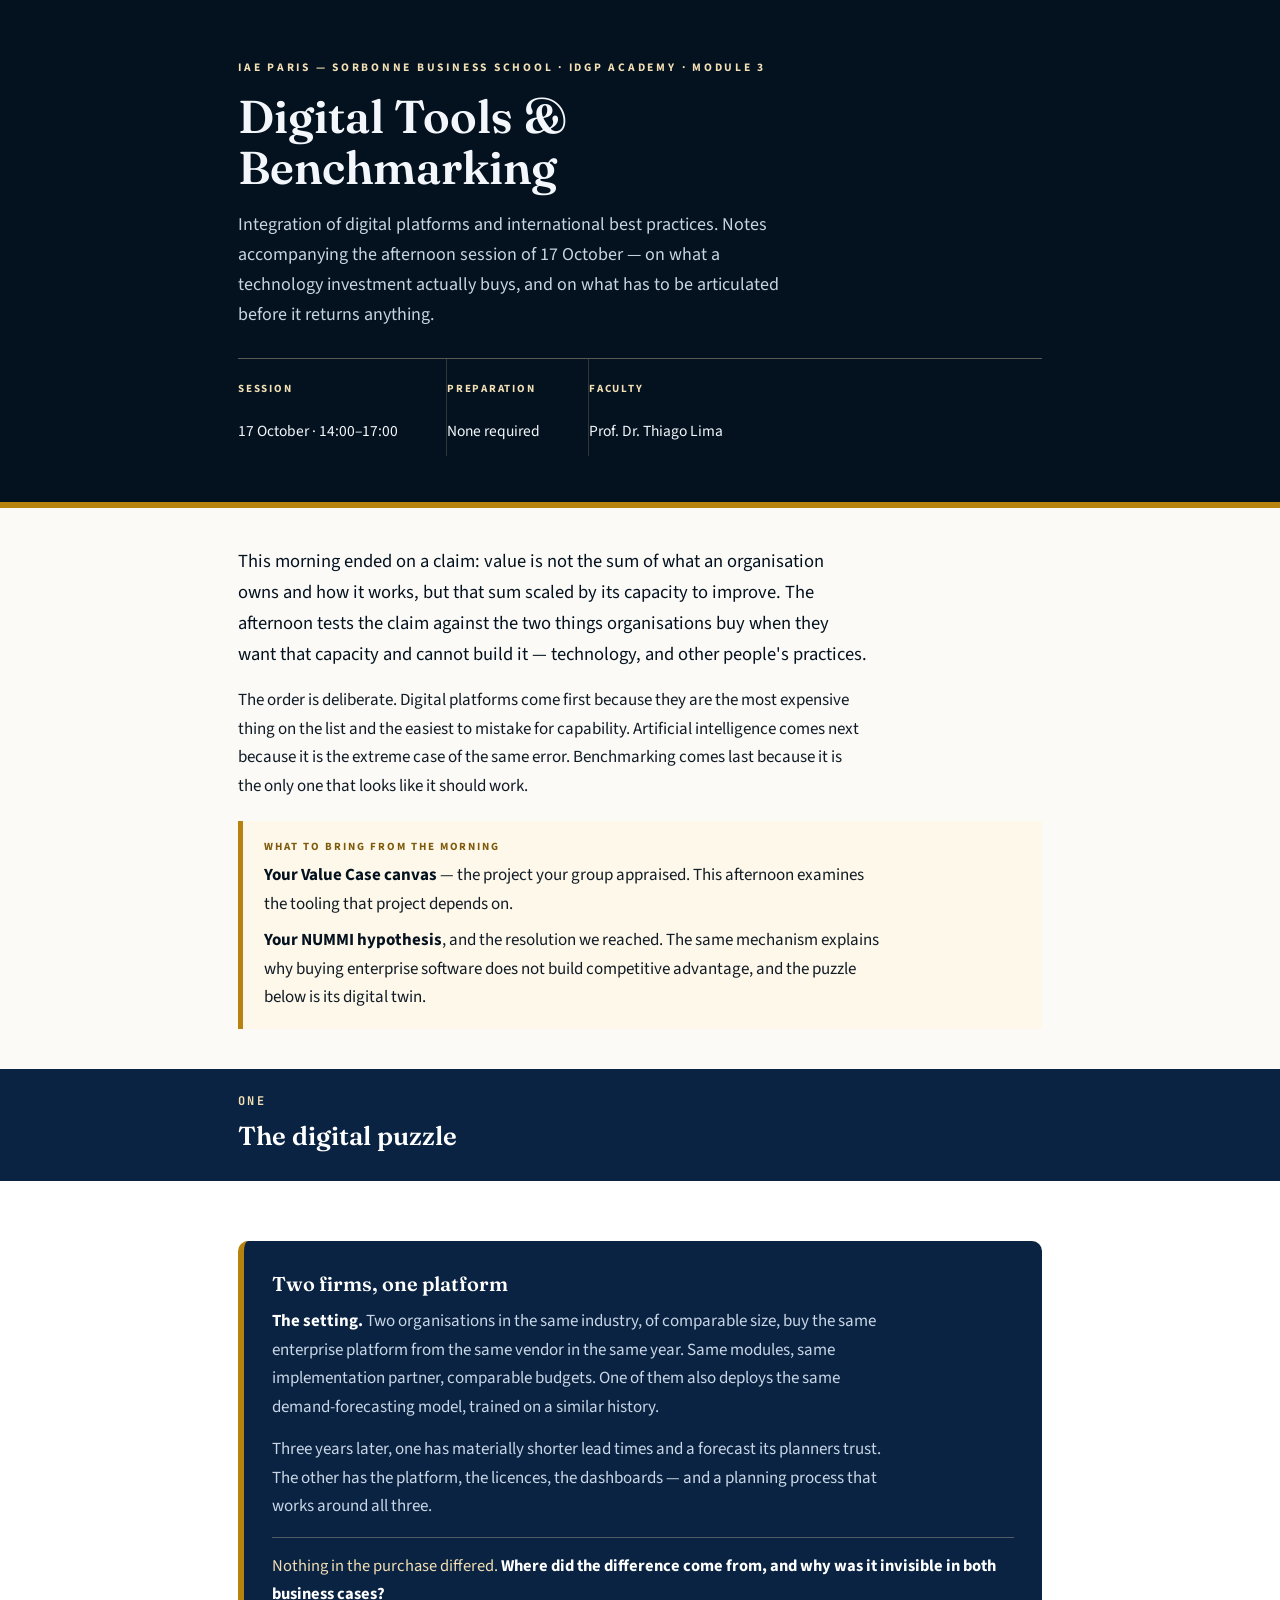
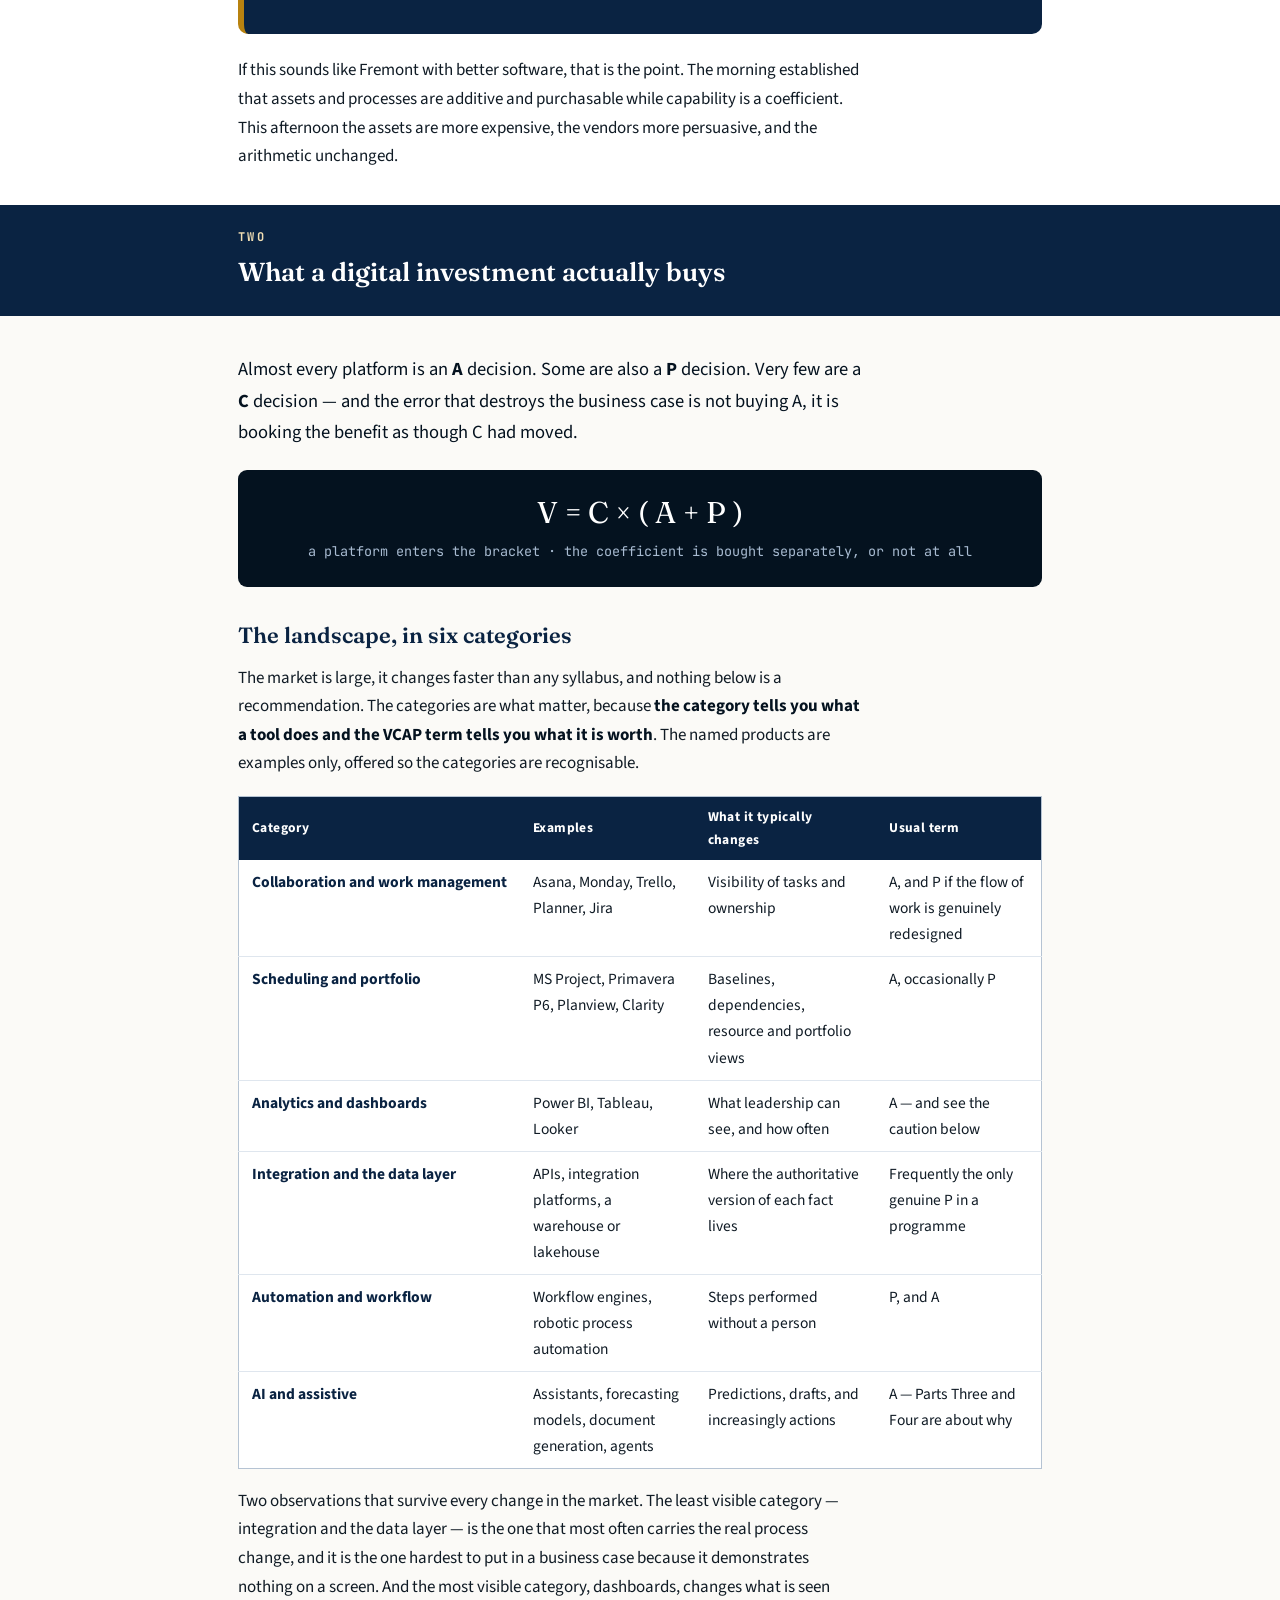
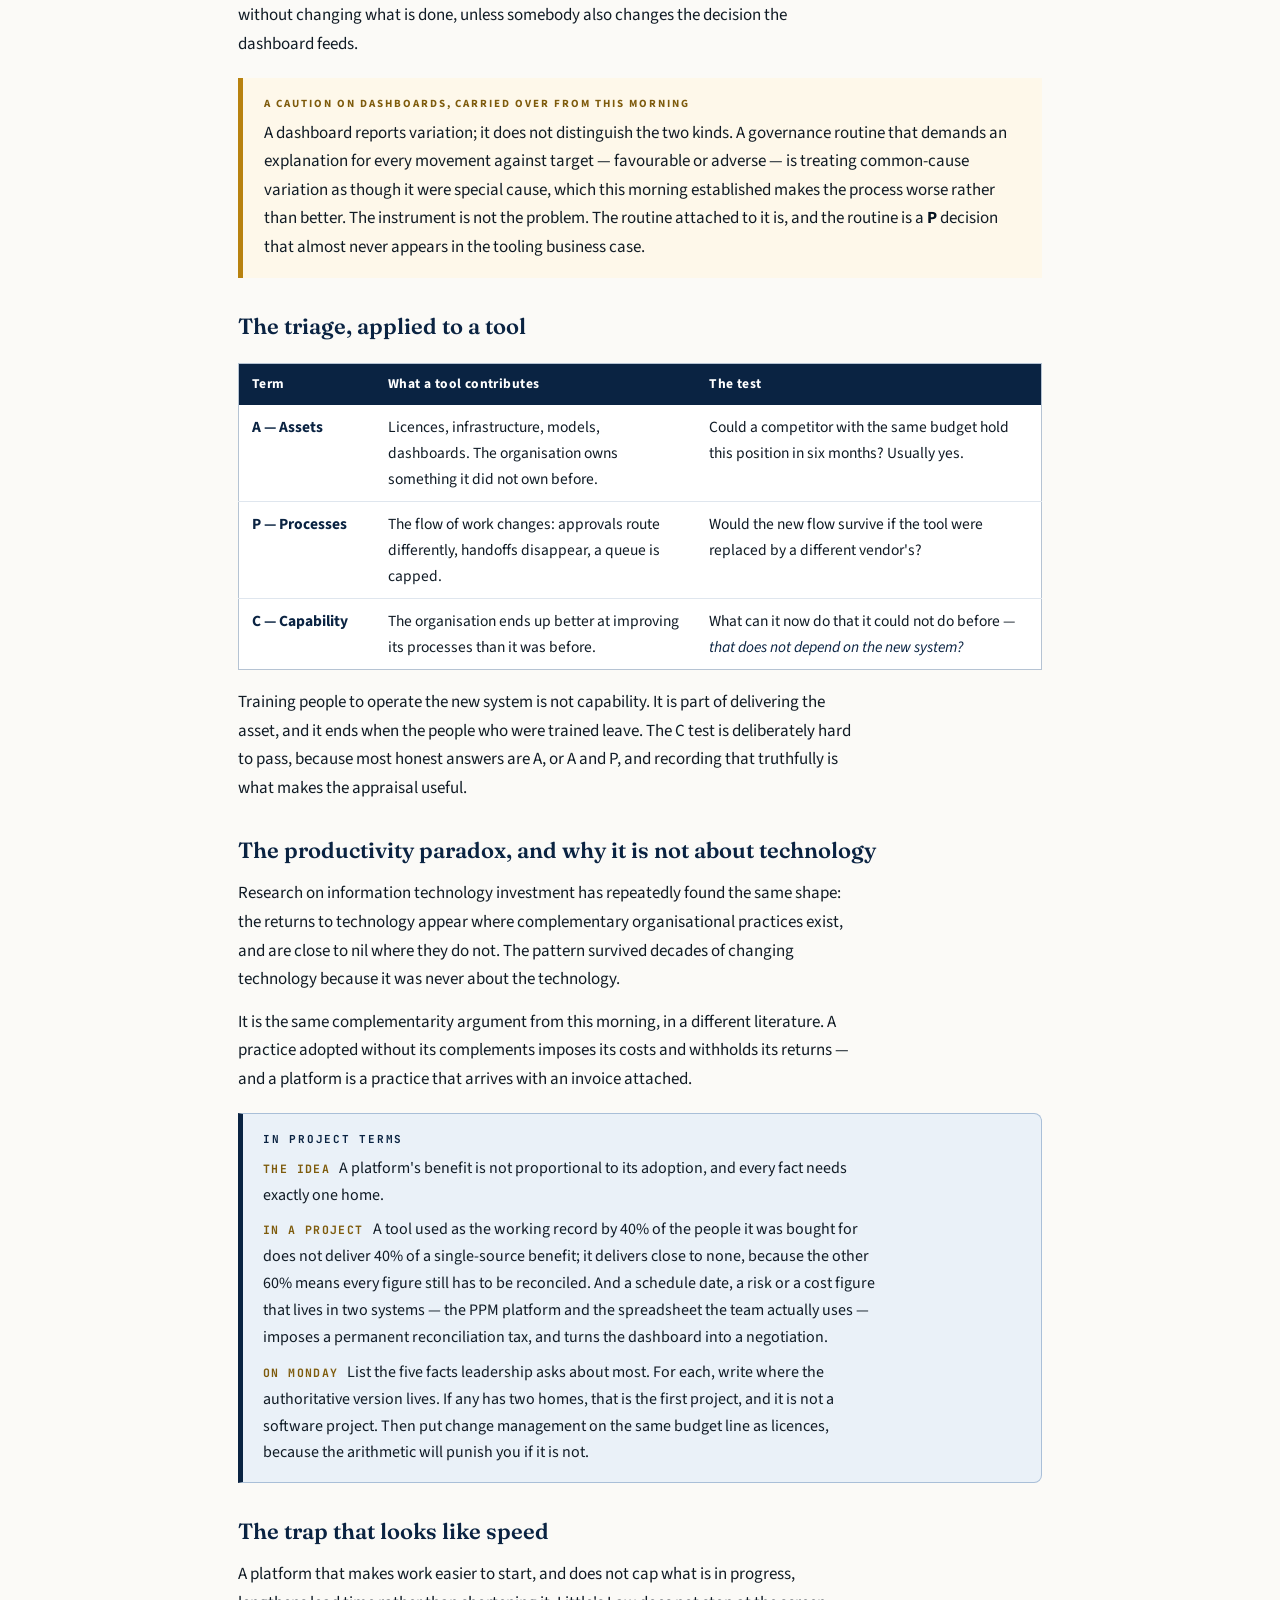
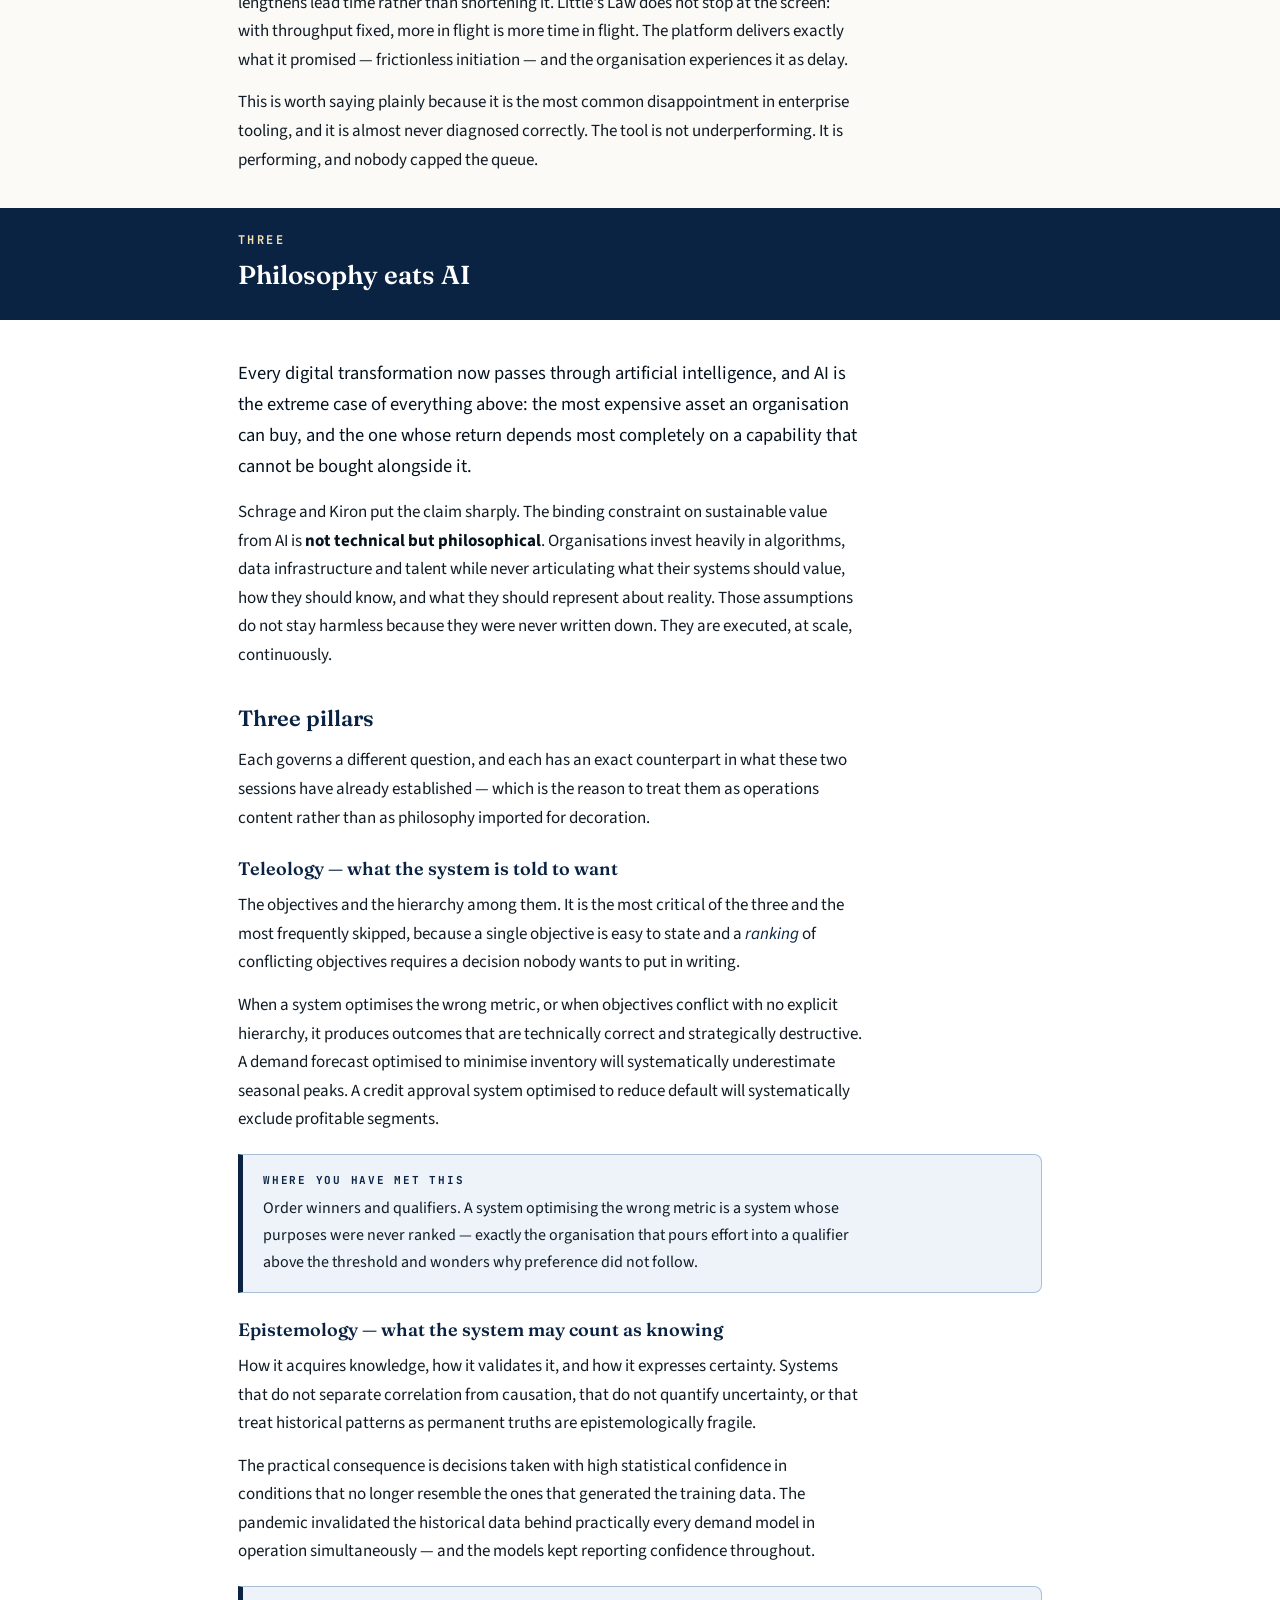
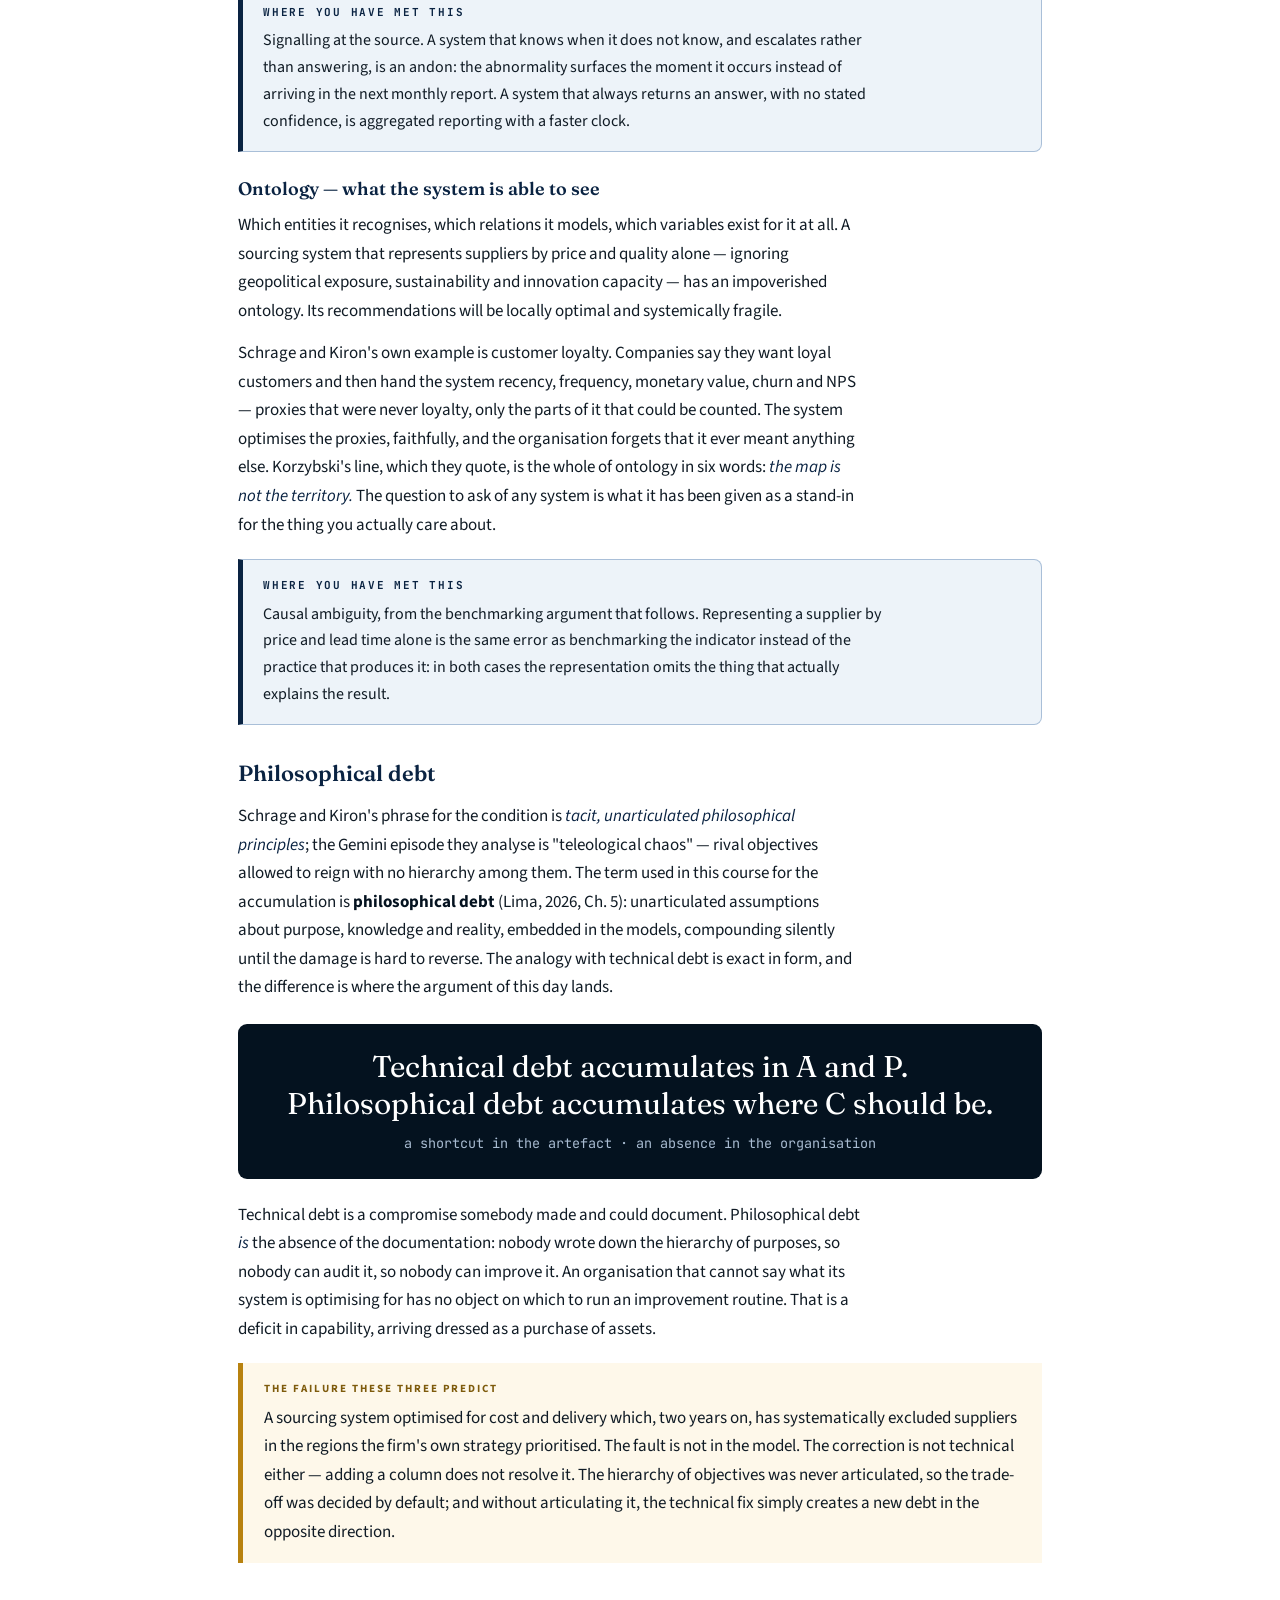
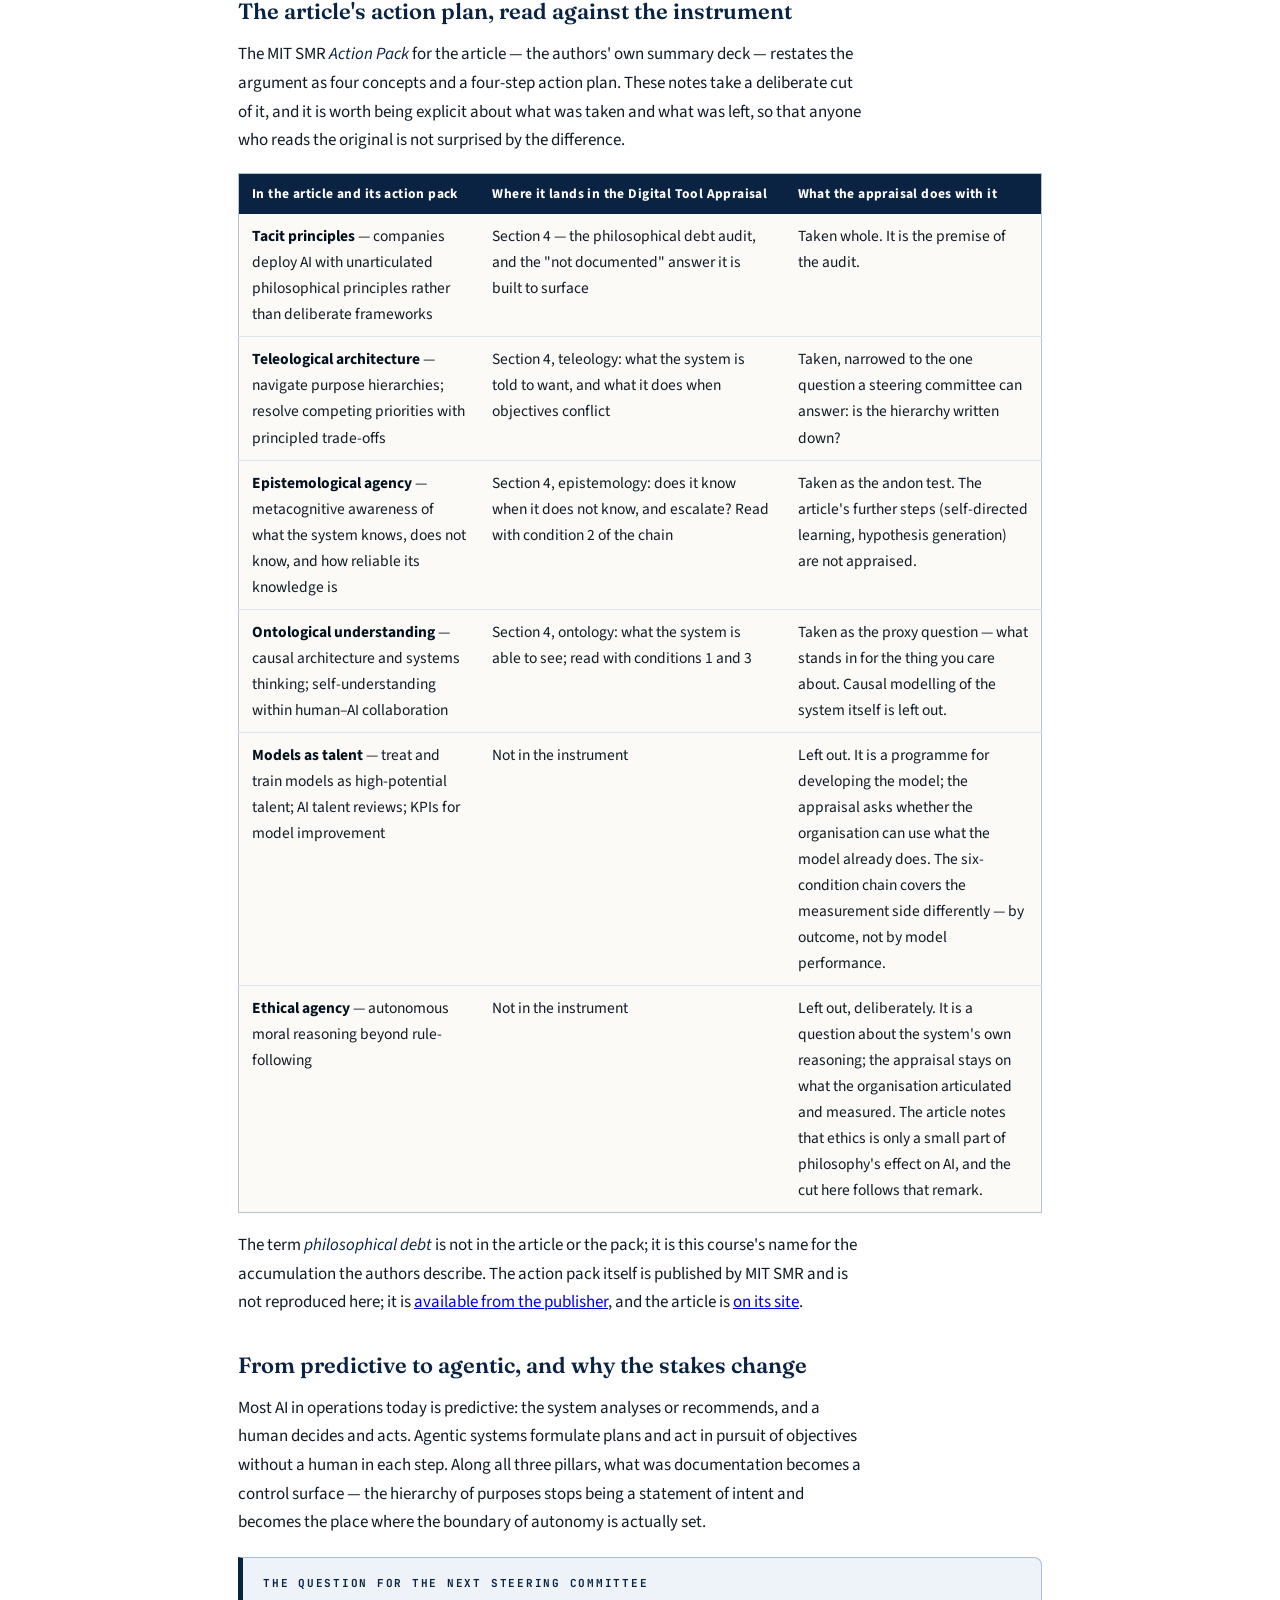
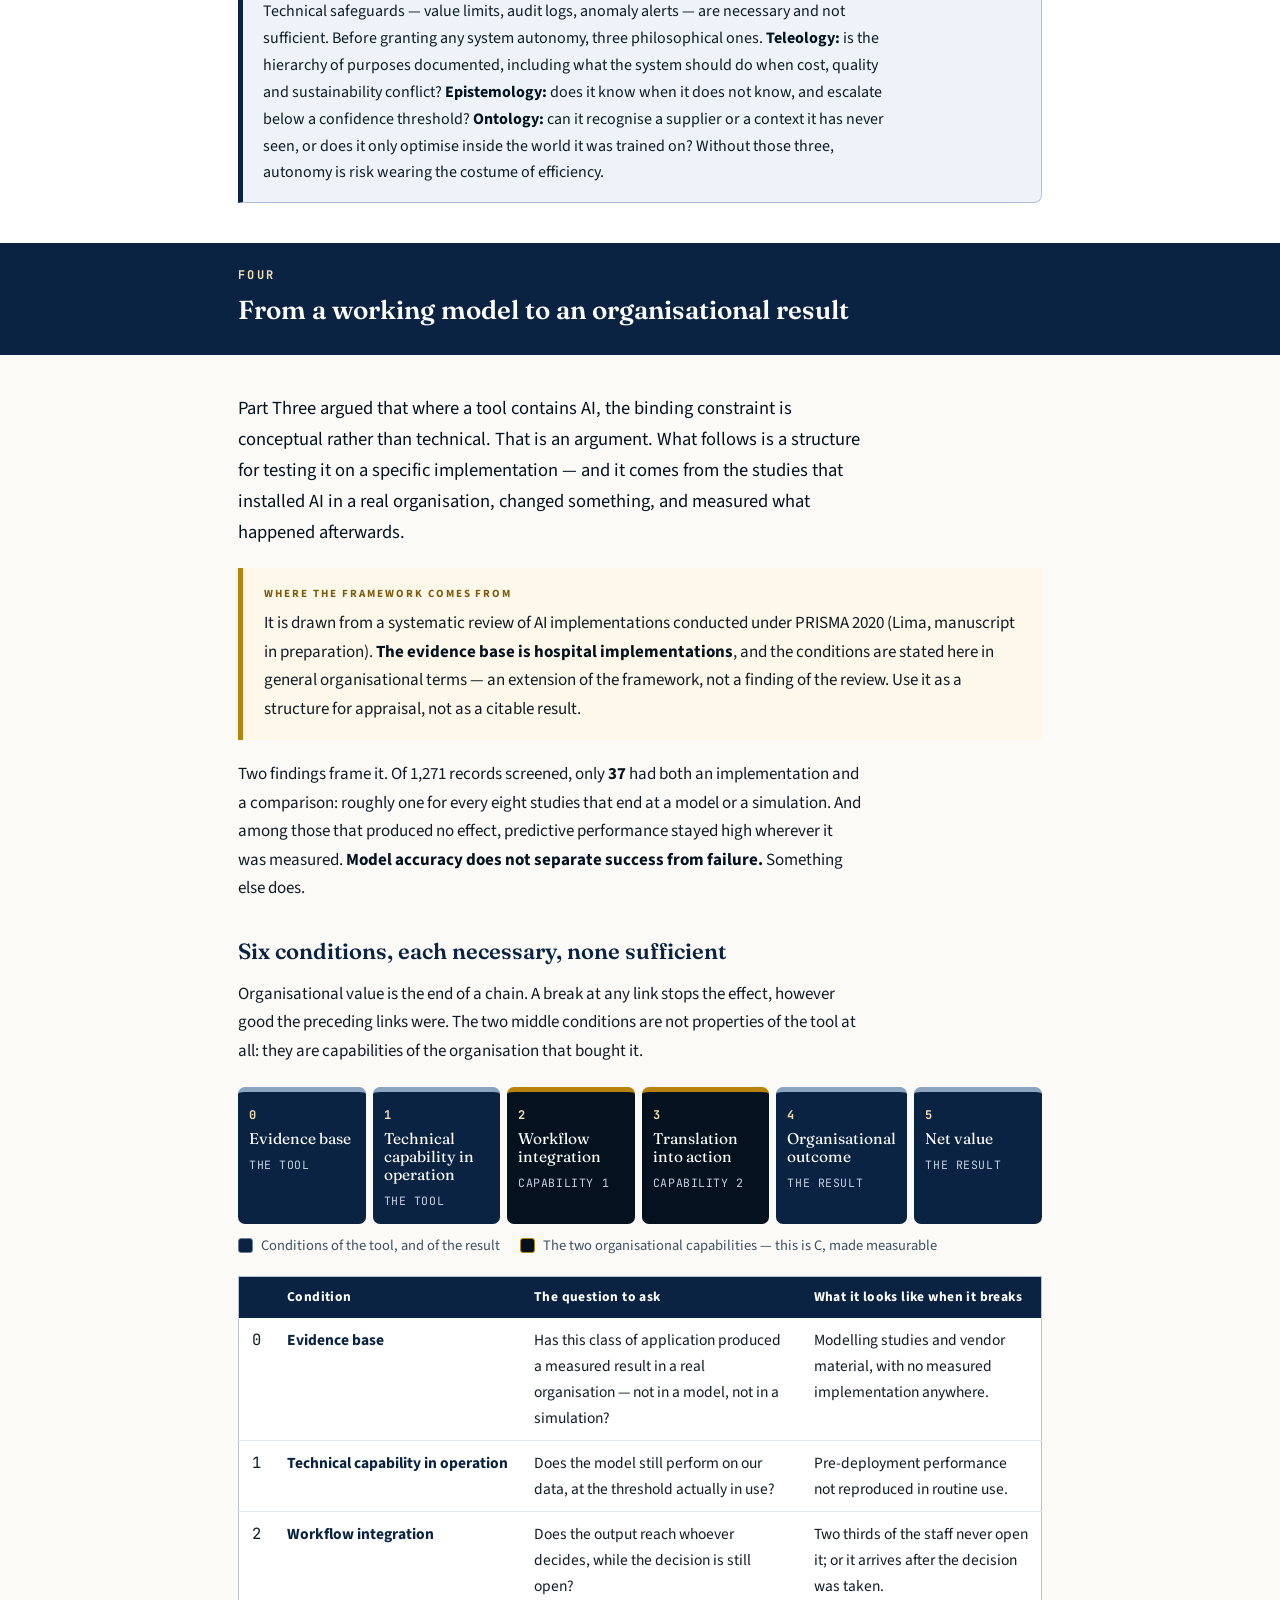
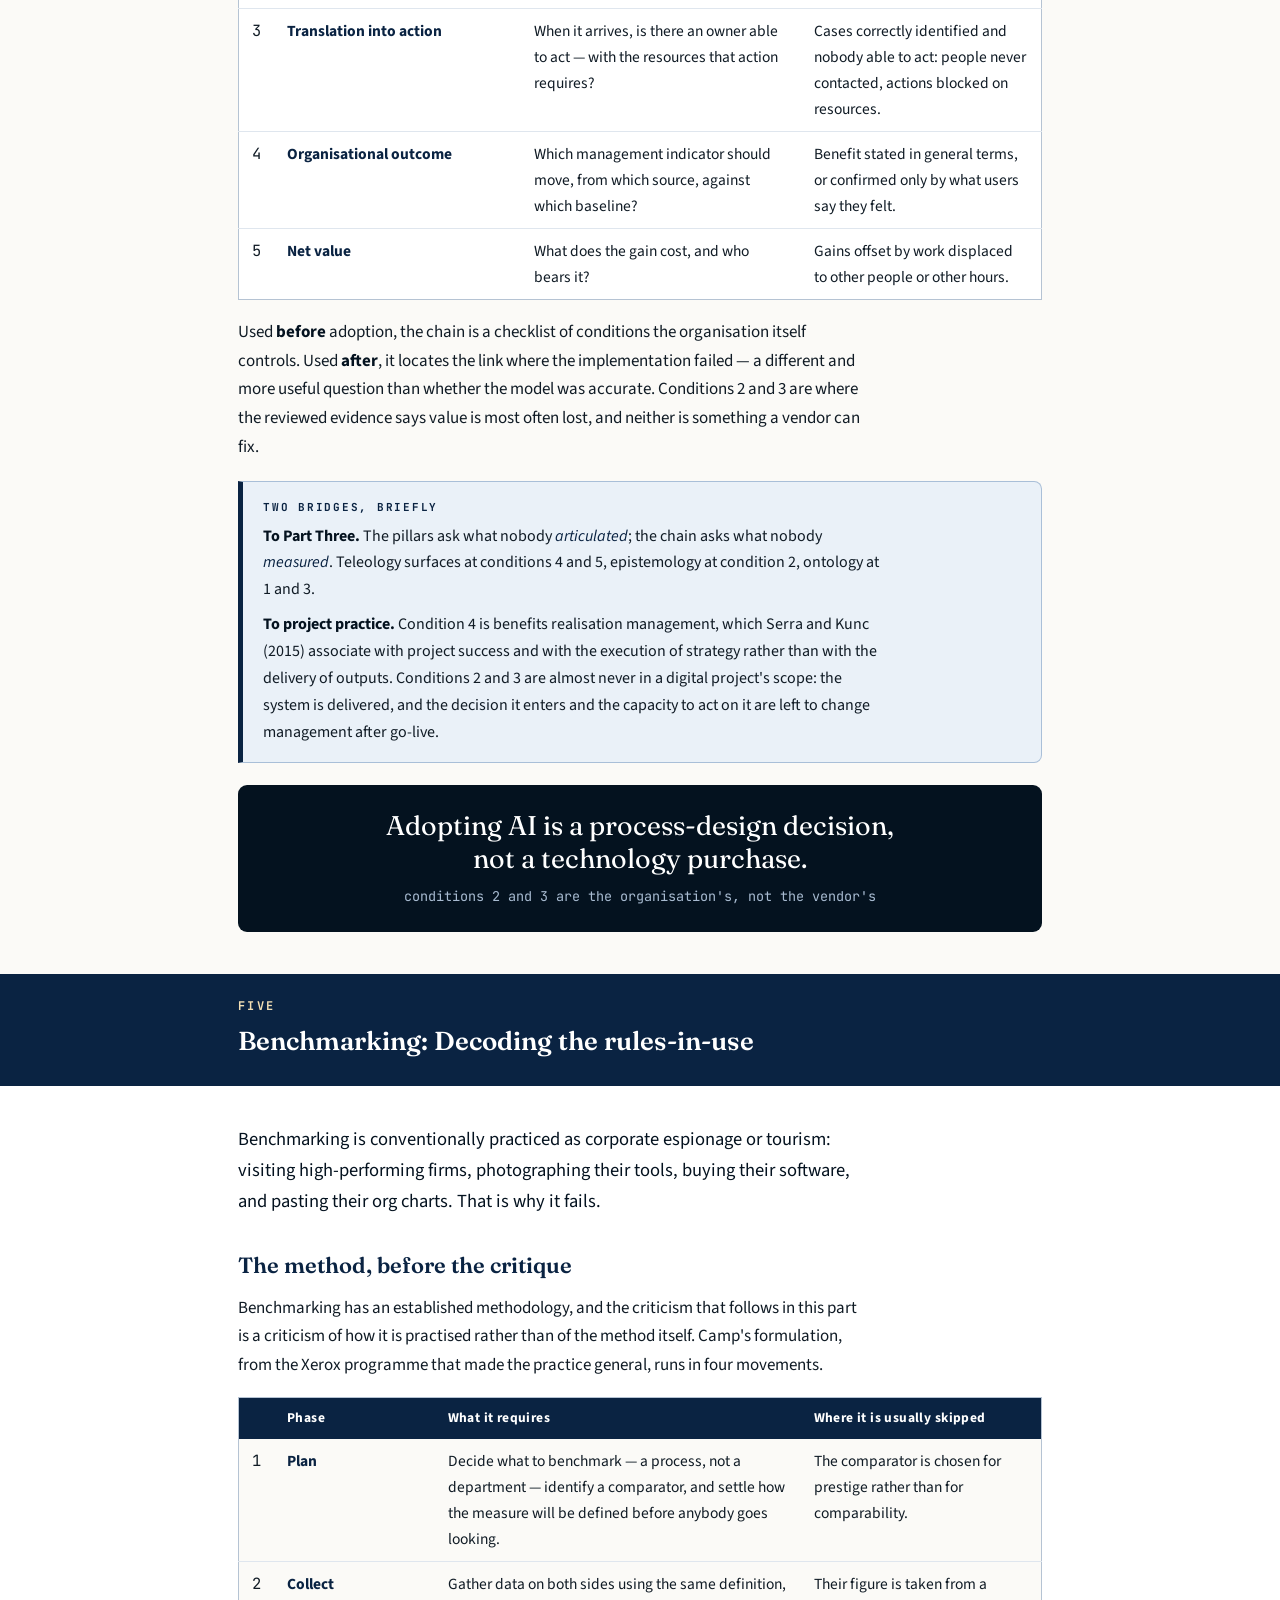
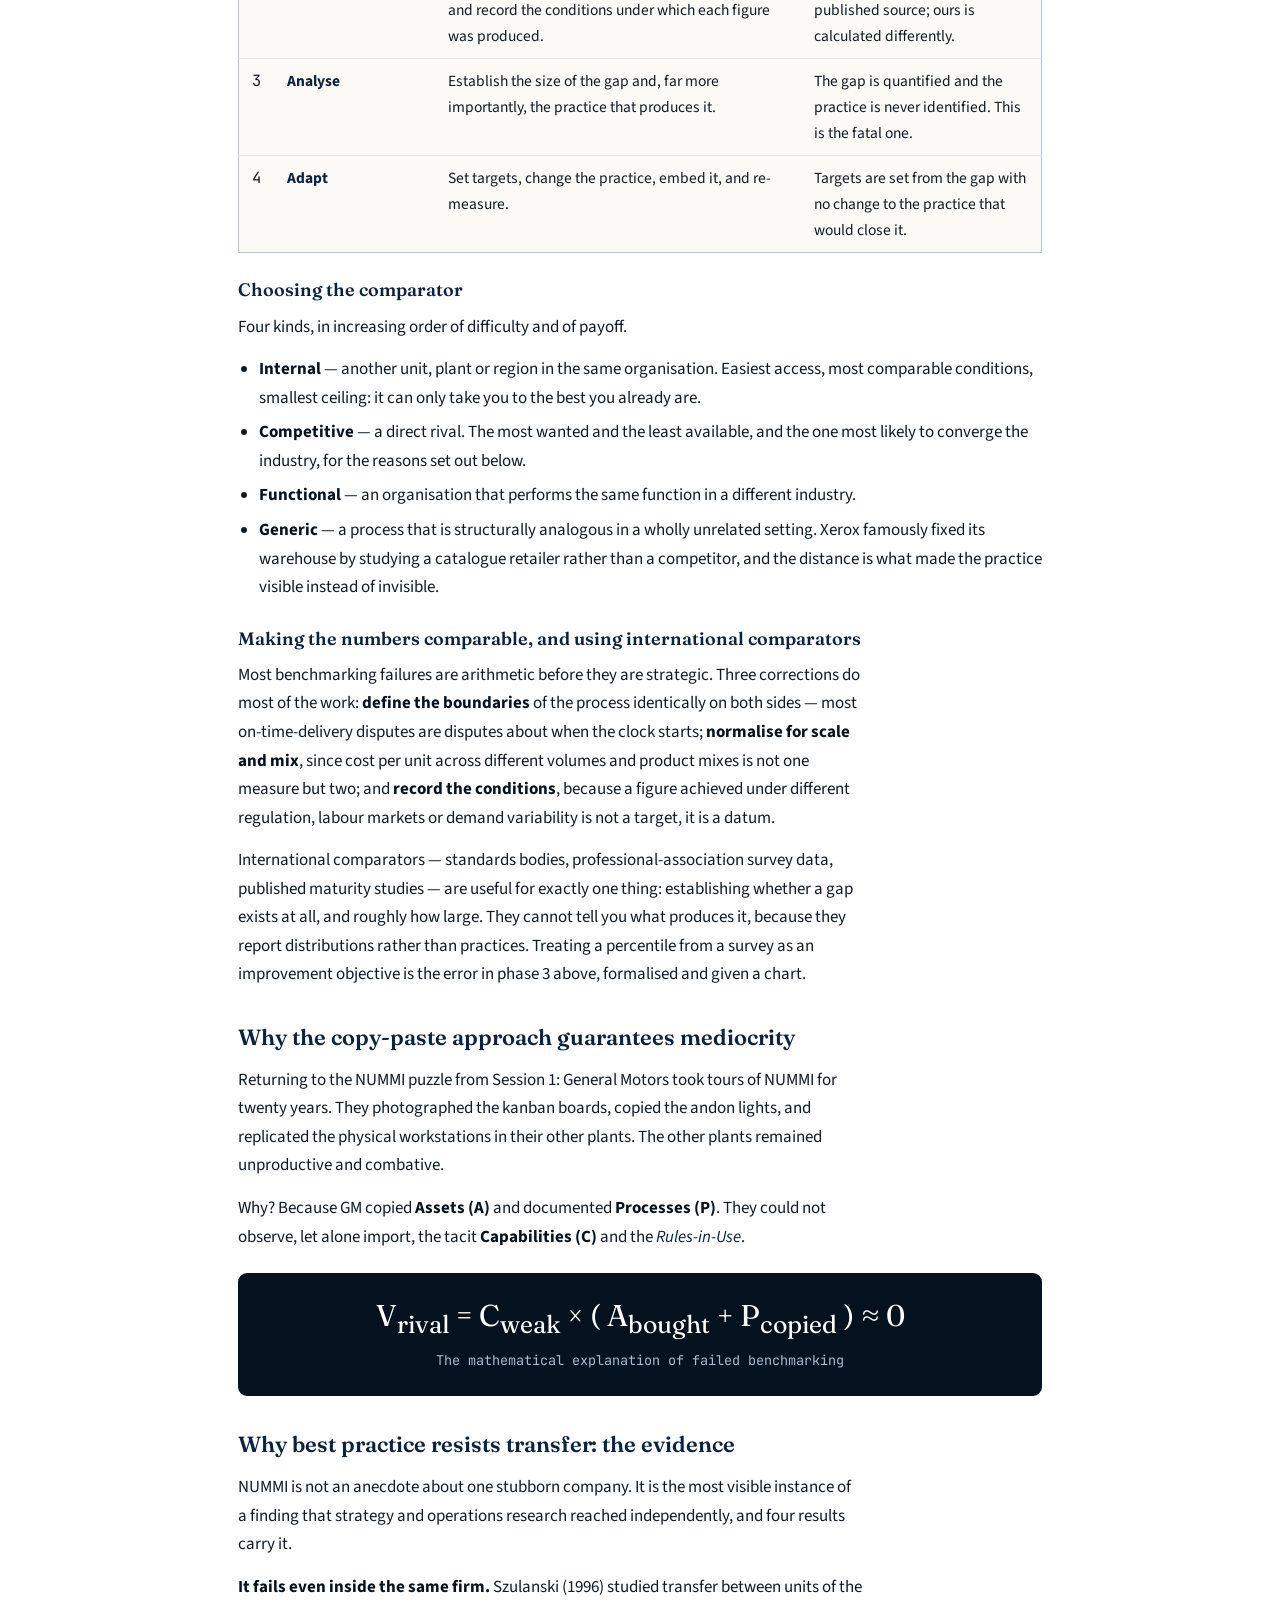
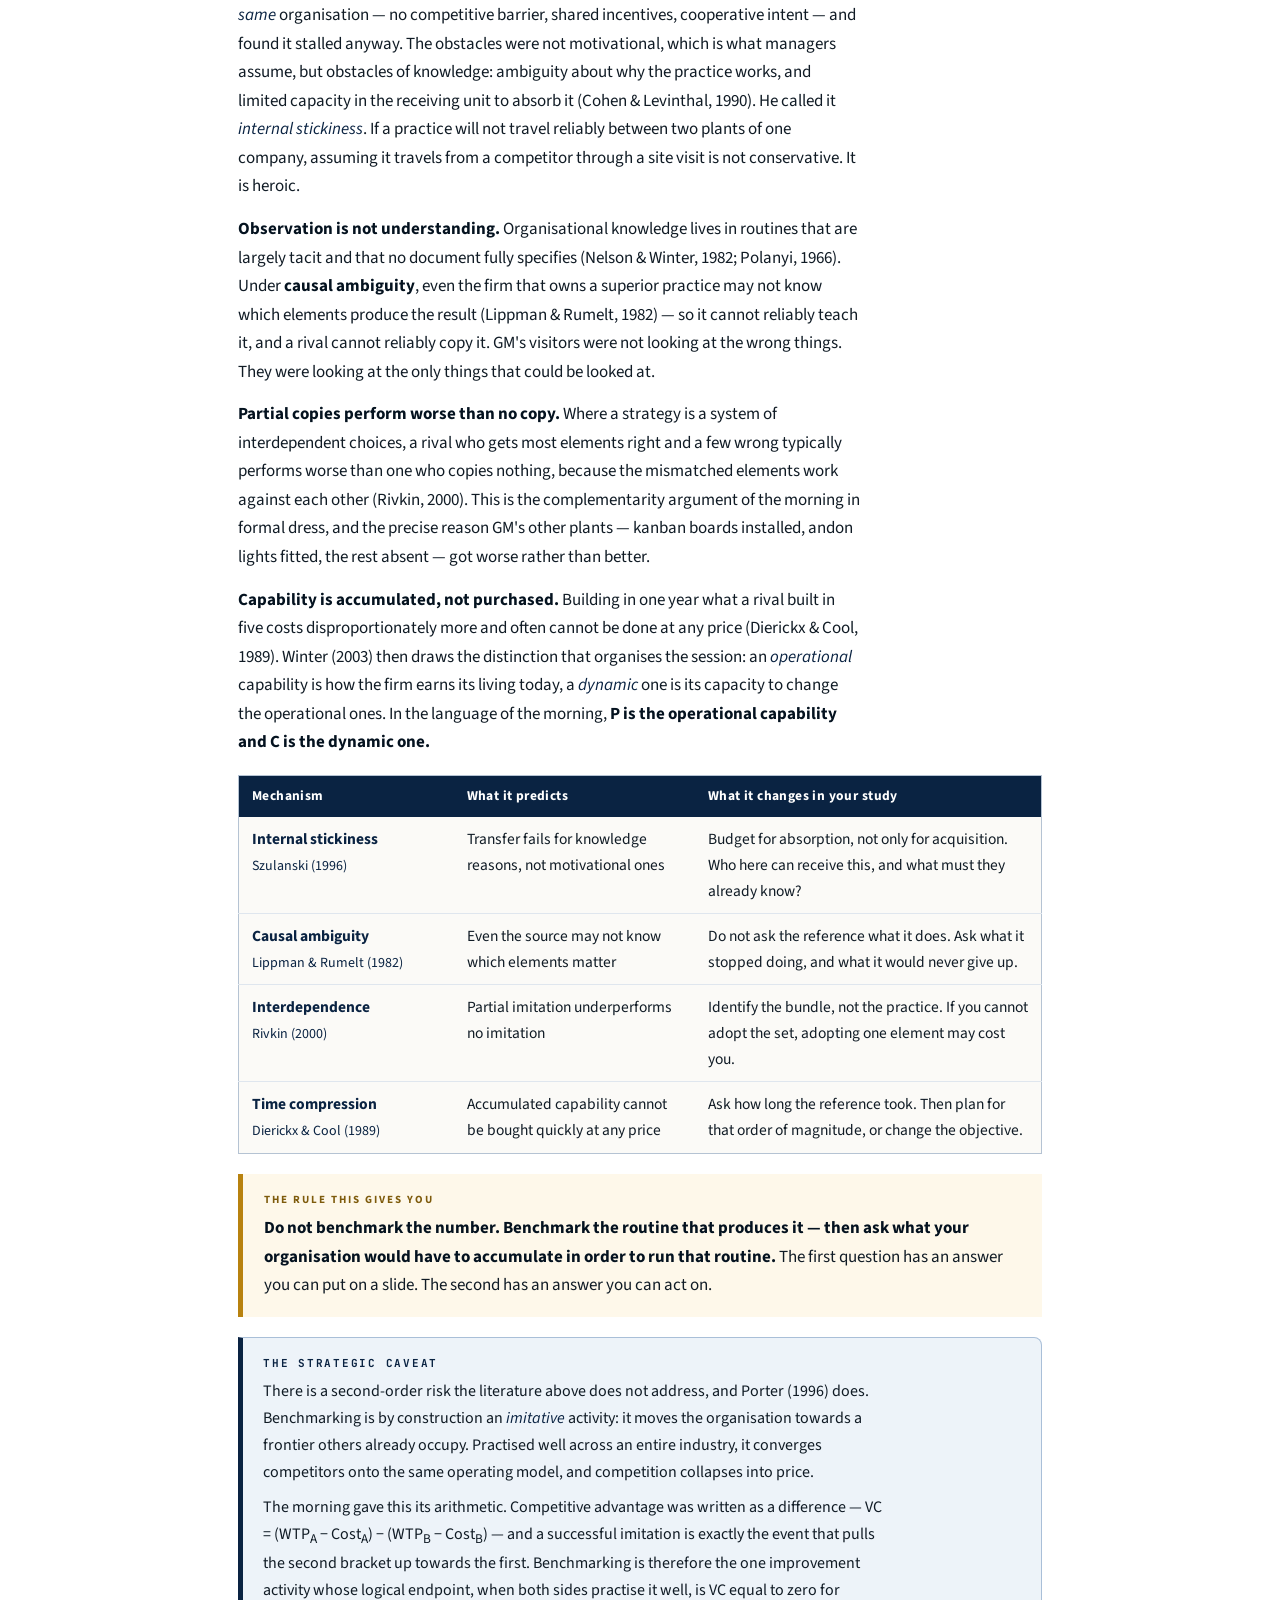
<file: session-2-digital-tools-benchmarking.html>
<!DOCTYPE html>
<html lang="en">
<head>
<meta charset="UTF-8">
<meta name="viewport" content="width=device-width, initial-scale=1.0">
<title>Digital Tools &amp; Benchmarking — Reading Notes</title>
<!-- share -->
<meta name="description" content="Afternoon session, 17 October 2026 — IAE Paris / Sorbonne Business School · IDGP Academy. Prof. Dr. Thiago Lima.">
<meta property="og:type" content="website">
<meta property="og:site_name" content="IAE Paris — Sorbonne Business School · IDGP Academy">
<meta property="og:title" content="Digital Tools &amp; Benchmarking — Reading Notes">
<meta property="og:description" content="Afternoon session, 17 October 2026 — IAE Paris / Sorbonne Business School · IDGP Academy. Prof. Dr. Thiago Lima.">
<meta property="og:url" content="https://tflsixsigma-png.github.io/lean-six-sigma-digital-tools-benchmarking/session-2-digital-tools-benchmarking.html">
<meta property="og:image" content="https://tflsixsigma-png.github.io/lean-six-sigma-digital-tools-benchmarking/img/share-card.png">
<meta property="og:image:width" content="1200">
<meta property="og:image:height" content="630">
<meta name="twitter:card" content="summary_large_image">
<!-- /share -->
<link rel="preconnect" href="https://fonts.googleapis.com">
<link href="https://fonts.googleapis.com/css2?family=Fraunces:opsz,wght@9..144,400;9..144,600;9..144,700&family=Source+Sans+3:ital,wght@0,400;0,600;0,700;1,400&family=JetBrains+Mono:wght@400;700&display=swap" rel="stylesheet">
<style>
:root{
  --navy:#0A2342; --ink:#04121F; --gold:#B8820F; --gold-soft:#F2DFB4;
  --paper:#FBFAF7; --card:#FFFFFF; --body:#101B25;
  --line:#B5C3D3; --line-soft:#DFE6EE;
}
*{box-sizing:border-box;margin:0;padding:0}
html{scroll-behavior:smooth}
body{font-family:'Source Sans 3',system-ui,sans-serif;background:var(--paper);color:var(--body);line-height:1.68;font-size:17px}
.wrap{max-width:860px;margin:0 auto;padding:0 28px}
p{margin-bottom:14px;max-width:78ch}
strong{color:var(--ink);font-weight:700}
em{color:var(--navy)}

.cover{background:var(--ink);color:#F3F7FB;padding:58px 0 46px;border-bottom:6px solid var(--gold)}
.eyebrow{font-size:11.5px;letter-spacing:.24em;text-transform:uppercase;color:var(--gold-soft);font-weight:700;margin-bottom:15px}
.cover h1{font-family:'Fraunces',serif;font-weight:600;font-size:clamp(30px,4.8vw,46px);line-height:1.1;max-width:19ch;margin-bottom:16px}
.cover .sub{font-size:18px;color:#C6D4E4;max-width:62ch;margin-bottom:28px}
.budget{display:flex;flex-wrap:wrap;border-top:1px solid rgba(242,223,180,.35)}
.budget div{padding:14px 24px 6px 0;border-right:1px solid rgba(242,223,180,.18)}
.budget div:last-child{border-right:none}
.budget .k{font-size:11px;letter-spacing:.16em;text-transform:uppercase;color:var(--gold-soft);font-weight:700}
.budget .v{font-size:15.5px;color:#F3F7FB;margin-top:2px}

.partbar{background:var(--navy);color:#fff;padding:22px 0}
.partbar .n{font-family:'JetBrains Mono',monospace;font-size:12px;letter-spacing:.2em;color:var(--gold-soft);font-weight:700}
.partbar h2{font-family:'Fraunces',serif;font-size:26px;font-weight:600;margin-top:4px}

section{padding:38px 0 20px}
section:nth-of-type(even){background:var(--card)}
h3{font-family:'Fraunces',serif;color:var(--navy);font-size:22px;font-weight:600;margin:30px 0 10px}
h3:first-child{margin-top:0}
h4{font-family:'Fraunces',serif;color:var(--navy);font-size:18px;font-weight:600;margin:22px 0 7px}
.lead{font-size:18.5px;color:var(--ink);max-width:70ch;margin-bottom:16px}

table{width:100%;border-collapse:collapse;margin:18px 0;font-size:15.5px;background:var(--card);border:1px solid var(--line)}
section:nth-of-type(even) table{background:var(--paper)}
th{background:var(--navy);color:#fff;text-align:left;padding:9px 13px;font-size:13.5px;font-weight:700;letter-spacing:.03em}
td{padding:9px 13px;border-bottom:1px solid var(--line-soft);vertical-align:top}
tr:last-child td{border-bottom:none}
td.k{font-weight:700;color:var(--navy);white-space:nowrap}
td.n{font-family:'JetBrains Mono',monospace;text-align:right;white-space:nowrap}

.eq{background:var(--ink);color:#fff;border-radius:9px;padding:24px 20px;margin:22px 0;text-align:center}
.eq .f{font-family:'Fraunces',serif;font-size:30px;line-height:1.25}
.eq .c{font-size:13.5px;color:#A8BBD1;margin-top:9px;font-family:'JetBrains Mono',monospace}

.note{border-left:5px solid var(--gold);background:#FEF8EA;padding:17px 21px;margin:20px 0}
.note .lbl{font-size:11px;letter-spacing:.18em;text-transform:uppercase;font-weight:700;color:#7E5B0C;display:block;margin-bottom:5px}
.puzzle{background:var(--navy);color:#E6EDF6;border-radius:10px;padding:26px 28px;margin:22px 0;border-left:6px solid var(--gold)}
.puzzle h4{color:#fff;margin-top:0;font-size:20px}
.puzzle p{color:#C8D6E6}
.puzzle .q{margin-top:16px;padding-top:15px;border-top:1px solid rgba(242,223,180,.3);color:var(--gold-soft);font-size:16.5px}

.puzzle strong,.eq strong,.cover strong,.partbar strong,.chain strong,footer strong,
.house .roof strong,th strong{color:#FFFFFF}
.puzzle em,.eq em,.cover em,.partbar em,footer em,.house .roof em{color:var(--gold-soft)}
.puzzle .q strong{color:#FFFFFF}

.bridge{background:#EAF1F8;border:1px solid #A9BFD8;border-left:5px solid var(--navy);border-radius:0 8px 8px 0;padding:16px 20px;margin:20px 0}
section:nth-of-type(even) .bridge{background:#EDF3F9}
.bridge .lbl{font-family:'JetBrains Mono',monospace;font-size:11px;letter-spacing:.16em;text-transform:uppercase;font-weight:700;color:var(--navy);display:block;margin-bottom:6px}
.bridge p{font-size:16px;margin-bottom:8px}
.bridge p:last-child{margin-bottom:0}

.bridge .k{font-family:'JetBrains Mono',monospace;font-size:11.5px;letter-spacing:.12em;text-transform:uppercase;color:#7E5B0C;font-weight:700;margin-right:6px}
.bridge ol,.bridge ul{margin:6px 0 8px 20px;font-size:16px}
.activity{border:2px solid var(--navy);border-radius:10px;overflow:hidden;margin:24px 0}
.activity .ah{background:var(--navy);color:#fff;padding:14px 20px}
.activity .ah b{font-family:'Fraunces',serif;font-size:19px;font-weight:600;color:#fff}
.activity .ah span{display:block;font-size:14px;color:#C2D3E6;margin-top:2px}
.activity .ab{padding:18px 20px;background:var(--card)}
section:nth-of-type(even) .activity .ab{background:var(--paper)}
.worksheet{background:#F3F6FA;border:1px dashed #94A9C2;border-radius:7px;padding:16px 18px;margin:14px 0}
.worksheet .wl{display:flex;justify-content:space-between;gap:14px;padding:9px 0;border-bottom:1px dotted #B6C5D6;font-size:15.5px}
.worksheet .wl:last-child{border-bottom:none}
.worksheet .wl b{color:var(--navy);font-weight:700}
.worksheet .box{font-family:'JetBrains Mono',monospace;color:#6B7D92;white-space:nowrap}

/* Fillable canvas */
.field{padding:13px 0;border-bottom:1px dotted #B6C5D6}
.field:last-child{border-bottom:none}
.field label{display:block;font-weight:700;color:var(--navy);font-size:16.5px;margin-bottom:3px}
.field .hint{font-size:14.5px;color:#4A5B70;margin-bottom:8px;line-height:1.45}
.field input[type=text],.field select,.field textarea{
  font-family:'Source Sans 3',sans-serif;font-size:16px;width:100%;
  padding:10px 12px;border:2px solid #B5C3D3;border-radius:6px;background:#FFFFFF;color:var(--ink)
}
.field textarea{min-height:64px;resize:vertical;line-height:1.5}
.field input:focus,.field select:focus,.field textarea:focus{outline:3px solid var(--gold);outline-offset:1px;border-color:var(--navy)}
.exportbar{background:var(--ink);border-radius:0 0 8px 8px;padding:22px 24px;margin-top:4px}
.exportbar .field{border-bottom:none;padding-top:0}
.exportbar .field label{color:var(--gold-soft)}
.btnrow{display:flex;gap:12px;flex-wrap:wrap;margin-top:6px}
.btnrow button{
  font-family:'Source Sans 3',sans-serif;font-size:16px;font-weight:700;cursor:pointer;
  padding:12px 22px;border-radius:6px;border:2px solid var(--gold);
}
.btnrow button.primary{background:var(--gold);color:var(--ink)}
.btnrow button.ghost{background:transparent;color:var(--gold-soft)}
.btnrow button:hover{background:#D9A32E;color:var(--ink)}
.btnrow button:focus{outline:3px solid #FFFFFF;outline-offset:2px}
.savenote{font-size:14.5px;color:#9FB3C9;margin:12px 0 0;max-width:none}
@media print{.exportbar{display:none}.field input,.field select,.field textarea{border:1px solid #777}}

.grid2{display:grid;grid-template-columns:1fr 1fr;gap:18px;margin:18px 0}
.card{background:var(--card);border:1px solid var(--line);border-radius:9px;padding:18px 20px}
section:nth-of-type(even) .card{background:var(--paper)}
.card h4{margin-top:0}
.card p,.card li{font-size:15.5px}
.card ul{margin-left:18px}
ul.tight{margin:8px 0 14px 21px}
ul.tight li{margin-bottom:6px}
ol.tight{margin:8px 0 14px 21px}
ol.tight li{margin-bottom:8px}

.chain{display:flex;flex-wrap:wrap;align-items:center;gap:8px;margin:18px 0;font-family:'JetBrains Mono',monospace;font-size:14px}
.chain span{background:var(--navy);color:#fff;padding:8px 13px;border-radius:5px;white-space:nowrap}
.chain span.end{background:var(--gold);color:var(--ink);font-weight:700}
.chain i{color:var(--navy);font-style:normal;font-weight:700}

.sixchain{display:grid;grid-template-columns:repeat(6,1fr);gap:7px;margin:22px 0 10px}
.sixchain .st{background:var(--navy);color:#fff;border-radius:7px;padding:13px 11px;border-top:5px solid #8BA4C0}
.sixchain .st.cap{background:var(--ink);border-top-color:var(--gold)}
.sixchain .st .n{font-family:'JetBrains Mono',monospace;font-size:12px;color:var(--gold-soft);font-weight:700;display:block}
.sixchain .st .t{font-family:'Fraunces',serif;font-size:15.5px;line-height:1.18;display:block;margin-top:4px;color:#fff}
.sixchain .st .r{font-size:11.5px;color:#C3D2E4;display:block;margin-top:7px;font-family:'JetBrains Mono',monospace;text-transform:uppercase;letter-spacing:.05em}
.sixchain strong{color:#fff}
.chainkey{display:flex;gap:20px;flex-wrap:wrap;font-size:14.5px;color:#3E5064;margin:0 0 18px}
.chainkey span{display:flex;align-items:center;gap:8px}
.chainkey i{width:15px;height:15px;border-radius:3px;display:inline-block;border:1px solid #6B8098}
@media(max-width:820px){.sixchain{grid-template-columns:repeat(2,1fr)}}

.refs li{margin:0 0 7px 20px;font-size:15px}
footer{background:var(--ink);color:#A3B7CD;padding:32px 0 40px;font-size:14.5px}
footer b{color:var(--gold-soft)}

@media(max-width:720px){.grid2{grid-template-columns:1fr}}
@media print{.cover{-webkit-print-color-adjust:exact;print-color-adjust:exact} section{padding:20px 0}}
</style>
</head>
<body>

<header class="cover">
  <div class="wrap">
    <div class="eyebrow">IAE Paris — Sorbonne Business School · IDGP Academy · Module 3</div>
    <h1>Digital Tools &amp; Benchmarking</h1>
    <p class="sub">Integration of digital platforms and international best practices. Notes accompanying the afternoon session of 17 October — on what a technology investment actually buys, and on what has to be articulated before it returns anything.</p>
    <div class="budget">
      <div><span class="k">Session</span><div class="v">17 October · 14:00–17:00</div></div>
      <div><span class="k">Preparation</span><div class="v">None required</div></div>
      <div><span class="k">Faculty</span><div class="v">Prof. Dr. Thiago Lima</div></div>
    </div>
  </div>
</header>

<section>
  <div class="wrap">
    <p class="lead">This morning ended on a claim: value is not the sum of what an organisation owns and how it works, but that sum scaled by its capacity to improve. The afternoon tests the claim against the two things organisations buy when they want that capacity and cannot build it — technology, and other people's practices.</p>
    <p>The order is deliberate. Digital platforms come first because they are the most expensive thing on the list and the easiest to mistake for capability. Artificial intelligence comes next because it is the extreme case of the same error. Benchmarking comes last because it is the only one that looks like it should work.</p>
    <div class="note">
      <span class="lbl">What to bring from the morning</span>
      <p style="margin-bottom:8px"><strong>Your Value Case canvas</strong> — the project your group appraised. This afternoon examines the tooling that project depends on.</p>
      <p style="margin-bottom:0"><strong>Your NUMMI hypothesis</strong>, and the resolution we reached. The same mechanism explains why buying enterprise software does not build competitive advantage, and the puzzle below is its digital twin.</p>
    </div>
  </div>
</section>

<!-- 1 PUZZLE -->
<div class="partbar"><div class="wrap"><div class="n">ONE</div><h2>The digital puzzle</h2></div></div>
<section>
  <div class="wrap">
    <div class="puzzle">
      <h4>Two firms, one platform</h4>
      <p><strong>The setting.</strong> Two organisations in the same industry, of comparable size, buy the same enterprise platform from the same vendor in the same year. Same modules, same implementation partner, comparable budgets. One of them also deploys the same demand-forecasting model, trained on a similar history.</p>
      <p>Three years later, one has materially shorter lead times and a forecast its planners trust. The other has the platform, the licences, the dashboards — and a planning process that works around all three.</p>
      <div class="q">
        Nothing in the purchase differed. <strong>Where did the difference come from, and why was it invisible in both business cases?</strong>
      </div>
    </div>
    <p>If this sounds like Fremont with better software, that is the point. The morning established that assets and processes are additive and purchasable while capability is a coefficient. This afternoon the assets are more expensive, the vendors more persuasive, and the arithmetic unchanged.</p>
  </div>
</section>

<!-- 2 WHAT A PLATFORM BUYS -->
<div class="partbar"><div class="wrap"><div class="n">TWO</div><h2>What a digital investment actually buys</h2></div></div>
<section>
  <div class="wrap">
    <p class="lead">Almost every platform is an <strong>A</strong> decision. Some are also a <strong>P</strong> decision. Very few are a <strong>C</strong> decision — and the error that destroys the business case is not buying A, it is booking the benefit as though C had moved.</p>

    <div class="eq">
      <div class="f">V = C × ( A + P )</div>
      <div class="c">a platform enters the bracket · the coefficient is bought separately, or not at all</div>
    </div>

    <h3>The landscape, in six categories</h3>
    <p>The market is large, it changes faster than any syllabus, and nothing below is a recommendation. The categories are what matter, because <strong>the category tells you what a tool does and the VCAP term tells you what it is worth</strong>. The named products are examples only, offered so the categories are recognisable.</p>
    <table>
      <tr><th style="width:24%">Category</th><th style="width:26%">Examples</th><th style="width:26%">What it typically changes</th><th style="width:24%">Usual term</th></tr>
      <tr><td class="k">Collaboration and work management</td><td>Asana, Monday, Trello, Planner, Jira</td><td>Visibility of tasks and ownership</td><td>A, and P if the flow of work is genuinely redesigned</td></tr>
      <tr><td class="k">Scheduling and portfolio</td><td>MS Project, Primavera P6, Planview, Clarity</td><td>Baselines, dependencies, resource and portfolio views</td><td>A, occasionally P</td></tr>
      <tr><td class="k">Analytics and dashboards</td><td>Power BI, Tableau, Looker</td><td>What leadership can see, and how often</td><td>A — and see the caution below</td></tr>
      <tr><td class="k">Integration and the data layer</td><td>APIs, integration platforms, a warehouse or lakehouse</td><td>Where the authoritative version of each fact lives</td><td>Frequently the only genuine P in a programme</td></tr>
      <tr><td class="k">Automation and workflow</td><td>Workflow engines, robotic process automation</td><td>Steps performed without a person</td><td>P, and A</td></tr>
      <tr><td class="k">AI and assistive</td><td>Assistants, forecasting models, document generation, agents</td><td>Predictions, drafts, and increasingly actions</td><td>A — Parts Three and Four are about why</td></tr>
    </table>
    <p>Two observations that survive every change in the market. The least visible category — integration and the data layer — is the one that most often carries the real process change, and it is the one hardest to put in a business case because it demonstrates nothing on a screen. And the most visible category, dashboards, changes what is seen without changing what is done, unless somebody also changes the decision the dashboard feeds.</p>

    <div class="note">
      <span class="lbl">A caution on dashboards, carried over from this morning</span>
      A dashboard reports variation; it does not distinguish the two kinds. A governance routine that demands an explanation for every movement against target — favourable or adverse — is treating common-cause variation as though it were special cause, which this morning established makes the process worse rather than better. The instrument is not the problem. The routine attached to it is, and the routine is a <strong>P</strong> decision that almost never appears in the tooling business case.
    </div>

    <h3>The triage, applied to a tool</h3>
    <table>
      <tr><th style="width:17%">Term</th><th style="width:40%">What a tool contributes</th><th style="width:43%">The test</th></tr>
      <tr><td class="k">A — Assets</td><td>Licences, infrastructure, models, dashboards. The organisation owns something it did not own before.</td><td>Could a competitor with the same budget hold this position in six months? Usually yes.</td></tr>
      <tr><td class="k">P — Processes</td><td>The flow of work changes: approvals route differently, handoffs disappear, a queue is capped.</td><td>Would the new flow survive if the tool were replaced by a different vendor's?</td></tr>
      <tr><td class="k">C — Capability</td><td>The organisation ends up better at improving its processes than it was before.</td><td>What can it now do that it could not do before — <em>that does not depend on the new system?</em></td></tr>
    </table>
    <p>Training people to operate the new system is not capability. It is part of delivering the asset, and it ends when the people who were trained leave. The C test is deliberately hard to pass, because most honest answers are A, or A and P, and recording that truthfully is what makes the appraisal useful.</p>

    <h3>The productivity paradox, and why it is not about technology</h3>
    <p>Research on information technology investment has repeatedly found the same shape: the returns to technology appear where complementary organisational practices exist, and are close to nil where they do not. The pattern survived decades of changing technology because it was never about the technology.</p>
    <p>It is the same complementarity argument from this morning, in a different literature. A practice adopted without its complements imposes its costs and withholds its returns — and a platform is a practice that arrives with an invoice attached.</p>

    <div class="bridge">
      <span class="lbl">In project terms</span>
      <p><b class="k">The idea</b> A platform's benefit is not proportional to its adoption, and every fact needs exactly one home.</p>
      <p><b class="k">In a project</b> A tool used as the working record by 40% of the people it was bought for does not deliver 40% of a single-source benefit; it delivers close to none, because the other 60% means every figure still has to be reconciled. And a schedule date, a risk or a cost figure that lives in two systems — the PPM platform and the spreadsheet the team actually uses — imposes a permanent reconciliation tax, and turns the dashboard into a negotiation.</p>
      <p style="margin-bottom:0"><b class="k">On Monday</b> List the five facts leadership asks about most. For each, write where the authoritative version lives. If any has two homes, that is the first project, and it is not a software project. Then put change management on the same budget line as licences, because the arithmetic will punish you if it is not.</p>
    </div>

    <h3>The trap that looks like speed</h3>
    <p>A platform that makes work easier to start, and does not cap what is in progress, lengthens lead time rather than shortening it. Little's Law does not stop at the screen: with throughput fixed, more in flight is more time in flight. The platform delivers exactly what it promised — frictionless initiation — and the organisation experiences it as delay.</p>
    <p>This is worth saying plainly because it is the most common disappointment in enterprise tooling, and it is almost never diagnosed correctly. The tool is not underperforming. It is performing, and nobody capped the queue.</p>
  </div>
</section>

<!-- 3 PHILOSOPHY EATS AI -->
<div class="partbar"><div class="wrap"><div class="n">THREE</div><h2>Philosophy eats AI</h2></div></div>
<section>
  <div class="wrap">
    <p class="lead">Every digital transformation now passes through artificial intelligence, and AI is the extreme case of everything above: the most expensive asset an organisation can buy, and the one whose return depends most completely on a capability that cannot be bought alongside it.</p>

    <p>Schrage and Kiron put the claim sharply. The binding constraint on sustainable value from AI is <strong>not technical but philosophical</strong>. Organisations invest heavily in algorithms, data infrastructure and talent while never articulating what their systems should value, how they should know, and what they should represent about reality. Those assumptions do not stay harmless because they were never written down. They are executed, at scale, continuously.</p>

    <h3>Three pillars</h3>
    <p>Each governs a different question, and each has an exact counterpart in what these two sessions have already established — which is the reason to treat them as operations content rather than as philosophy imported for decoration.</p>

    <h4>Teleology — what the system is told to want</h4>
    <p>The objectives and the hierarchy among them. It is the most critical of the three and the most frequently skipped, because a single objective is easy to state and a <em>ranking</em> of conflicting objectives requires a decision nobody wants to put in writing.</p>
    <p>When a system optimises the wrong metric, or when objectives conflict with no explicit hierarchy, it produces outcomes that are technically correct and strategically destructive. A demand forecast optimised to minimise inventory will systematically underestimate seasonal peaks. A credit approval system optimised to reduce default will systematically exclude profitable segments.</p>
    <div class="bridge">
      <span class="lbl">Where you have met this</span>
      <p style="margin-bottom:0">Order winners and qualifiers. A system optimising the wrong metric is a system whose purposes were never ranked — exactly the organisation that pours effort into a qualifier above the threshold and wonders why preference did not follow.</p>
    </div>

    <h4>Epistemology — what the system may count as knowing</h4>
    <p>How it acquires knowledge, how it validates it, and how it expresses certainty. Systems that do not separate correlation from causation, that do not quantify uncertainty, or that treat historical patterns as permanent truths are epistemologically fragile.</p>
    <p>The practical consequence is decisions taken with high statistical confidence in conditions that no longer resemble the ones that generated the training data. The pandemic invalidated the historical data behind practically every demand model in operation simultaneously — and the models kept reporting confidence throughout.</p>
    <div class="bridge">
      <span class="lbl">Where you have met this</span>
      <p style="margin-bottom:0">Signalling at the source. A system that knows when it does not know, and escalates rather than answering, is an andon: the abnormality surfaces the moment it occurs instead of arriving in the next monthly report. A system that always returns an answer, with no stated confidence, is aggregated reporting with a faster clock.</p>
    </div>

    <h4>Ontology — what the system is able to see</h4>
    <p>Which entities it recognises, which relations it models, which variables exist for it at all. A sourcing system that represents suppliers by price and quality alone — ignoring geopolitical exposure, sustainability and innovation capacity — has an impoverished ontology. Its recommendations will be locally optimal and systemically fragile.</p>
    <p>Schrage and Kiron's own example is customer loyalty. Companies say they want loyal customers and then hand the system recency, frequency, monetary value, churn and NPS — proxies that were never loyalty, only the parts of it that could be counted. The system optimises the proxies, faithfully, and the organisation forgets that it ever meant anything else. Korzybski's line, which they quote, is the whole of ontology in six words: <em>the map is not the territory.</em> The question to ask of any system is what it has been given as a stand-in for the thing you actually care about.</p>
    <div class="bridge">
      <span class="lbl">Where you have met this</span>
      <p style="margin-bottom:0">Causal ambiguity, from the benchmarking argument that follows. Representing a supplier by price and lead time alone is the same error as benchmarking the indicator instead of the practice that produces it: in both cases the representation omits the thing that actually explains the result.</p>
    </div>

    <h3>Philosophical debt</h3>
    <p>Schrage and Kiron's phrase for the condition is <em>tacit, unarticulated philosophical principles</em>; the Gemini episode they analyse is "teleological chaos" — rival objectives allowed to reign with no hierarchy among them. The term used in this course for the accumulation is <strong>philosophical debt</strong> (Lima, 2026, Ch. 5): unarticulated assumptions about purpose, knowledge and reality, embedded in the models, compounding silently until the damage is hard to reverse. The analogy with technical debt is exact in form, and the difference is where the argument of this day lands.</p>
    <div class="eq">
      <div class="f">Technical debt accumulates in A and P.<br>Philosophical debt accumulates where C should be.</div>
      <div class="c">a shortcut in the artefact · an absence in the organisation</div>
    </div>
    <p>Technical debt is a compromise somebody made and could document. Philosophical debt <em>is</em> the absence of the documentation: nobody wrote down the hierarchy of purposes, so nobody can audit it, so nobody can improve it. An organisation that cannot say what its system is optimising for has no object on which to run an improvement routine. That is a deficit in capability, arriving dressed as a purchase of assets.</p>

    <div class="note">
      <span class="lbl">The failure these three predict</span>
      A sourcing system optimised for cost and delivery which, two years on, has systematically excluded suppliers in the regions the firm's own strategy prioritised. The fault is not in the model. The correction is not technical either — adding a column does not resolve it. The hierarchy of objectives was never articulated, so the trade-off was decided by default; and without articulating it, the technical fix simply creates a new debt in the opposite direction.
    </div>

    <h3>The article's action plan, read against the instrument</h3>
    <p>The MIT SMR <em>Action Pack</em> for the article — the authors' own summary deck — restates the argument as four concepts and a four-step action plan. These notes take a deliberate cut of it, and it is worth being explicit about what was taken and what was left, so that anyone who reads the original is not surprised by the difference.</p>
    <table>
      <tr><th style="width:30%">In the article and its action pack</th><th style="width:38%">Where it lands in the Digital Tool Appraisal</th><th style="width:32%">What the appraisal does with it</th></tr>
      <tr><td><strong>Tacit principles</strong> — companies deploy AI with unarticulated philosophical principles rather than deliberate frameworks</td><td>Section 4 — the philosophical debt audit, and the "not documented" answer it is built to surface</td><td>Taken whole. It is the premise of the audit.</td></tr>
      <tr><td><strong>Teleological architecture</strong> — navigate purpose hierarchies; resolve competing priorities with principled trade-offs</td><td>Section 4, teleology: what the system is told to want, and what it does when objectives conflict</td><td>Taken, narrowed to the one question a steering committee can answer: is the hierarchy written down?</td></tr>
      <tr><td><strong>Epistemological agency</strong> — metacognitive awareness of what the system knows, does not know, and how reliable its knowledge is</td><td>Section 4, epistemology: does it know when it does not know, and escalate? Read with condition 2 of the chain</td><td>Taken as the andon test. The article's further steps (self-directed learning, hypothesis generation) are not appraised.</td></tr>
      <tr><td><strong>Ontological understanding</strong> — causal architecture and systems thinking; self-understanding within human–AI collaboration</td><td>Section 4, ontology: what the system is able to see; read with conditions 1 and 3</td><td>Taken as the proxy question — what stands in for the thing you care about. Causal modelling of the system itself is left out.</td></tr>
      <tr><td><strong>Models as talent</strong> — treat and train models as high-potential talent; AI talent reviews; KPIs for model improvement</td><td>Not in the instrument</td><td>Left out. It is a programme for developing the model; the appraisal asks whether the organisation can use what the model already does. The six-condition chain covers the measurement side differently — by outcome, not by model performance.</td></tr>
      <tr><td><strong>Ethical agency</strong> — autonomous moral reasoning beyond rule-following</td><td>Not in the instrument</td><td>Left out, deliberately. It is a question about the system's own reasoning; the appraisal stays on what the organisation articulated and measured. The article notes that ethics is only a small part of philosophy's effect on AI, and the cut here follows that remark.</td></tr>
    </table>
    <p>The term <em>philosophical debt</em> is not in the article or the pack; it is this course's name for the accumulation the authors describe. The action pack itself is published by MIT SMR and is not reproduced here; it is <a href="https://shop.sloanreview.mit.edu/store/action-pack--philosophy-eats-ai" target="_blank" rel="noopener">available from the publisher</a>, and the article is <a href="https://sloanreview.mit.edu/article/philosophy-eats-ai/" target="_blank" rel="noopener">on its site</a>.</p>

    <h3>From predictive to agentic, and why the stakes change</h3>
    <p>Most AI in operations today is predictive: the system analyses or recommends, and a human decides and acts. Agentic systems formulate plans and act in pursuit of objectives without a human in each step. Along all three pillars, what was documentation becomes a control surface — the hierarchy of purposes stops being a statement of intent and becomes the place where the boundary of autonomy is actually set.</p>

    <div class="bridge">
      <span class="lbl">The question for the next steering committee</span>
      <p style="margin-bottom:0">Technical safeguards — value limits, audit logs, anomaly alerts — are necessary and not sufficient. Before granting any system autonomy, three philosophical ones. <strong>Teleology:</strong> is the hierarchy of purposes documented, including what the system should do when cost, quality and sustainability conflict? <strong>Epistemology:</strong> does it know when it does not know, and escalate below a confidence threshold? <strong>Ontology:</strong> can it recognise a supplier or a context it has never seen, or does it only optimise inside the world it was trained on? Without those three, autonomy is risk wearing the costume of efficiency.</p>
    </div>

  </div>
</section>

<!-- 4 THE CHAIN -->
<div class="partbar"><div class="wrap"><div class="n">FOUR</div><h2>From a working model to an organisational result</h2></div></div>
<section>
  <div class="wrap">
    <p class="lead">Part Three argued that where a tool contains AI, the binding constraint is conceptual rather than technical. That is an argument. What follows is a structure for testing it on a specific implementation — and it comes from the studies that installed AI in a real organisation, changed something, and measured what happened afterwards.</p>

    <div class="note">
      <span class="lbl">Where the framework comes from</span>
      It is drawn from a systematic review of AI implementations conducted under PRISMA 2020 (Lima, manuscript in preparation). <strong>The evidence base is hospital implementations</strong>, and the conditions are stated here in general organisational terms — an extension of the framework, not a finding of the review. Use it as a structure for appraisal, not as a citable result.
    </div>

    <p>Two findings frame it. Of 1,271 records screened, only <strong>37</strong> had both an implementation and a comparison: roughly one for every eight studies that end at a model or a simulation. And among those that produced no effect, predictive performance stayed high wherever it was measured. <strong>Model accuracy does not separate success from failure.</strong> Something else does.</p>

    <h3>Six conditions, each necessary, none sufficient</h3>
    <p>Organisational value is the end of a chain. A break at any link stops the effect, however good the preceding links were. The two middle conditions are not properties of the tool at all: they are capabilities of the organisation that bought it.</p>

    <div class="sixchain">
      <div class="st"><span class="n">0</span><span class="t">Evidence base</span><span class="r">the tool</span></div>
      <div class="st"><span class="n">1</span><span class="t">Technical capability in operation</span><span class="r">the tool</span></div>
      <div class="st cap"><span class="n">2</span><span class="t">Workflow integration</span><span class="r">capability 1</span></div>
      <div class="st cap"><span class="n">3</span><span class="t">Translation into action</span><span class="r">capability 2</span></div>
      <div class="st"><span class="n">4</span><span class="t">Organisational outcome</span><span class="r">the result</span></div>
      <div class="st"><span class="n">5</span><span class="t">Net value</span><span class="r">the result</span></div>
    </div>
    <div class="chainkey">
      <span><i style="background:#0A2342"></i> Conditions of the tool, and of the result</span>
      <span><i style="background:#04121F;border-color:#B8820F"></i> The two organisational capabilities — this is C, made measurable</span>
    </div>

    <table>
      <tr><th style="width:30px"></th><th style="width:22%">Condition</th><th>The question to ask</th><th style="width:30%">What it looks like when it breaks</th></tr>
      <tr><td class="n">0</td><td class="k">Evidence base</td><td>Has this class of application produced a measured result in a real organisation — not in a model, not in a simulation?</td><td>Modelling studies and vendor material, with no measured implementation anywhere.</td></tr>
      <tr><td class="n">1</td><td class="k">Technical capability in operation</td><td>Does the model still perform on our data, at the threshold actually in use?</td><td>Pre-deployment performance not reproduced in routine use.</td></tr>
      <tr><td class="n">2</td><td class="k">Workflow integration</td><td>Does the output reach whoever decides, while the decision is still open?</td><td>Two thirds of the staff never open it; or it arrives after the decision was taken.</td></tr>
      <tr><td class="n">3</td><td class="k">Translation into action</td><td>When it arrives, is there an owner able to act — with the resources that action requires?</td><td>Cases correctly identified and nobody able to act: people never contacted, actions blocked on resources.</td></tr>
      <tr><td class="n">4</td><td class="k">Organisational outcome</td><td>Which management indicator should move, from which source, against which baseline?</td><td>Benefit stated in general terms, or confirmed only by what users say they felt.</td></tr>
      <tr><td class="n">5</td><td class="k">Net value</td><td>What does the gain cost, and who bears it?</td><td>Gains offset by work displaced to other people or other hours.</td></tr>
    </table>

    <p>Used <strong>before</strong> adoption, the chain is a checklist of conditions the organisation itself controls. Used <strong>after</strong>, it locates the link where the implementation failed — a different and more useful question than whether the model was accurate. Conditions 2 and 3 are where the reviewed evidence says value is most often lost, and neither is something a vendor can fix.</p>

    <div class="bridge">
      <span class="lbl">Two bridges, briefly</span>
      <p><strong>To Part Three.</strong> The pillars ask what nobody <em>articulated</em>; the chain asks what nobody <em>measured</em>. Teleology surfaces at conditions 4 and 5, epistemology at condition 2, ontology at 1 and 3.</p>
      <p style="margin-bottom:0"><strong>To project practice.</strong> Condition 4 is benefits realisation management, which Serra and Kunc (2015) associate with project success and with the execution of strategy rather than with the delivery of outputs. Conditions 2 and 3 are almost never in a digital project's scope: the system is delivered, and the decision it enters and the capacity to act on it are left to change management after go-live.</p>
    </div>

    <div class="eq">
      <div class="f" style="font-size:clamp(20px,3.2vw,27px)">Adopting AI is a process-design decision,<br>not a technology purchase.</div>
      <div class="c">conditions 2 and 3 are the organisation's, not the vendor's</div>
    </div>
  </div>
</section>

<!-- 5 BENCHMARKING REVISITED -->
<div class="partbar"><div class="wrap"><div class="n">FIVE</div><h2>Benchmarking: Decoding the rules-in-use</h2></div></div>
<section>
  <div class="wrap">
    <p class="lead">Benchmarking is conventionally practiced as corporate espionage or tourism: visiting high-performing firms, photographing their tools, buying their software, and pasting their org charts. That is why it fails.</p>

    <h3>The method, before the critique</h3>
    <p>Benchmarking has an established methodology, and the criticism that follows in this part is a criticism of how it is practised rather than of the method itself. Camp's formulation, from the Xerox programme that made the practice general, runs in four movements.</p>
    <table>
      <tr><th style="width:30px"></th><th style="width:20%">Phase</th><th>What it requires</th><th style="width:30%">Where it is usually skipped</th></tr>
      <tr><td class="n">1</td><td class="k">Plan</td><td>Decide what to benchmark — a process, not a department — identify a comparator, and settle how the measure will be defined before anybody goes looking.</td><td>The comparator is chosen for prestige rather than for comparability.</td></tr>
      <tr><td class="n">2</td><td class="k">Collect</td><td>Gather data on both sides using the same definition, and record the conditions under which each figure was produced.</td><td>Their figure is taken from a published source; ours is calculated differently.</td></tr>
      <tr><td class="n">3</td><td class="k">Analyse</td><td>Establish the size of the gap and, far more importantly, the practice that produces it.</td><td>The gap is quantified and the practice is never identified. This is the fatal one.</td></tr>
      <tr><td class="n">4</td><td class="k">Adapt</td><td>Set targets, change the practice, embed it, and re-measure.</td><td>Targets are set from the gap with no change to the practice that would close it.</td></tr>
    </table>

    <h4>Choosing the comparator</h4>
    <p>Four kinds, in increasing order of difficulty and of payoff.</p>
    <ul class="tight">
      <li><strong>Internal</strong> — another unit, plant or region in the same organisation. Easiest access, most comparable conditions, smallest ceiling: it can only take you to the best you already are.</li>
      <li><strong>Competitive</strong> — a direct rival. The most wanted and the least available, and the one most likely to converge the industry, for the reasons set out below.</li>
      <li><strong>Functional</strong> — an organisation that performs the same function in a different industry.</li>
      <li><strong>Generic</strong> — a process that is structurally analogous in a wholly unrelated setting. Xerox famously fixed its warehouse by studying a catalogue retailer rather than a competitor, and the distance is what made the practice visible instead of invisible.</li>
    </ul>

    <h4>Making the numbers comparable, and using international comparators</h4>
    <p>Most benchmarking failures are arithmetic before they are strategic. Three corrections do most of the work: <strong>define the boundaries</strong> of the process identically on both sides — most on-time-delivery disputes are disputes about when the clock starts; <strong>normalise for scale and mix</strong>, since cost per unit across different volumes and product mixes is not one measure but two; and <strong>record the conditions</strong>, because a figure achieved under different regulation, labour markets or demand variability is not a target, it is a datum.</p>
    <p>International comparators — standards bodies, professional-association survey data, published maturity studies — are useful for exactly one thing: establishing whether a gap exists at all, and roughly how large. They cannot tell you what produces it, because they report distributions rather than practices. Treating a percentile from a survey as an improvement objective is the error in phase 3 above, formalised and given a chart.</p>

    <h3>Why the copy-paste approach guarantees mediocrity</h3>
    <p>Returning to the NUMMI puzzle from Session 1: General Motors took tours of NUMMI for twenty years. They photographed the kanban boards, copied the andon lights, and replicated the physical workstations in their other plants. The other plants remained unproductive and combative.</p>
    <p>Why? Because GM copied <strong>Assets (A)</strong> and documented <strong>Processes (P)</strong>. They could not observe, let alone import, the tacit <strong>Capabilities (C)</strong> and the <em>Rules-in-Use</em>.</p>

    <div class="eq">
      <div class="f">V<sub>rival</sub> = C<sub>weak</sub> &times; ( A<sub>bought</sub> + P<sub>copied</sub> ) &approx; 0</div>
      <div class="c">The mathematical explanation of failed benchmarking</div>
    </div>

    <h3>Why best practice resists transfer: the evidence</h3>
    <p>NUMMI is not an anecdote about one stubborn company. It is the most visible instance of a finding that strategy and operations research reached independently, and four results carry it.</p>
    <p><strong>It fails even inside the same firm.</strong> Szulanski (1996) studied transfer between units of the <em>same</em> organisation — no competitive barrier, shared incentives, cooperative intent — and found it stalled anyway. The obstacles were not motivational, which is what managers assume, but obstacles of knowledge: ambiguity about why the practice works, and limited capacity in the receiving unit to absorb it (Cohen &amp; Levinthal, 1990). He called it <em>internal stickiness</em>. If a practice will not travel reliably between two plants of one company, assuming it travels from a competitor through a site visit is not conservative. It is heroic.</p>
    <p><strong>Observation is not understanding.</strong> Organisational knowledge lives in routines that are largely tacit and that no document fully specifies (Nelson &amp; Winter, 1982; Polanyi, 1966). Under <strong>causal ambiguity</strong>, even the firm that owns a superior practice may not know which elements produce the result (Lippman &amp; Rumelt, 1982) — so it cannot reliably teach it, and a rival cannot reliably copy it. GM's visitors were not looking at the wrong things. They were looking at the only things that could be looked at.</p>
    <p><strong>Partial copies perform worse than no copy.</strong> Where a strategy is a system of interdependent choices, a rival who gets most elements right and a few wrong typically performs worse than one who copies nothing, because the mismatched elements work against each other (Rivkin, 2000). This is the complementarity argument of the morning in formal dress, and the precise reason GM's other plants — kanban boards installed, andon lights fitted, the rest absent — got worse rather than better.</p>
    <p><strong>Capability is accumulated, not purchased.</strong> Building in one year what a rival built in five costs disproportionately more and often cannot be done at any price (Dierickx &amp; Cool, 1989). Winter (2003) then draws the distinction that organises the session: an <em>operational</em> capability is how the firm earns its living today, a <em>dynamic</em> one is its capacity to change the operational ones. In the language of the morning, <strong>P is the operational capability and C is the dynamic one.</strong></p>

    <table>
      <tr><th style="width:215px">Mechanism</th><th>What it predicts</th><th>What it changes in your study</th></tr>
      <tr><td class="k">Internal stickiness<br><span style="font-weight:400;font-size:14px">Szulanski (1996)</span></td><td>Transfer fails for knowledge reasons, not motivational ones</td><td>Budget for absorption, not only for acquisition. Who here can receive this, and what must they already know?</td></tr>
      <tr><td class="k">Causal ambiguity<br><span style="font-weight:400;font-size:14px">Lippman &amp; Rumelt (1982)</span></td><td>Even the source may not know which elements matter</td><td>Do not ask the reference what it does. Ask what it stopped doing, and what it would never give up.</td></tr>
      <tr><td class="k">Interdependence<br><span style="font-weight:400;font-size:14px">Rivkin (2000)</span></td><td>Partial imitation underperforms no imitation</td><td>Identify the bundle, not the practice. If you cannot adopt the set, adopting one element may cost you.</td></tr>
      <tr><td class="k">Time compression<br><span style="font-weight:400;font-size:14px">Dierickx &amp; Cool (1989)</span></td><td>Accumulated capability cannot be bought quickly at any price</td><td>Ask how long the reference took. Then plan for that order of magnitude, or change the objective.</td></tr>
    </table>

    <div class="note">
      <span class="lbl">The rule this gives you</span>
      <strong>Do not benchmark the number. Benchmark the routine that produces it — then ask what your organisation would have to accumulate in order to run that routine.</strong> The first question has an answer you can put on a slide. The second has an answer you can act on.
    </div>

    <div class="bridge">
      <span class="lbl">The strategic caveat</span>
      <p>There is a second-order risk the literature above does not address, and Porter (1996) does. Benchmarking is by construction an <em>imitative</em> activity: it moves the organisation towards a frontier others already occupy. Practised well across an entire industry, it converges competitors onto the same operating model, and competition collapses into price.</p>
      <p>The morning gave this its arithmetic. Competitive advantage was written as a difference — VC = (WTP<sub>A</sub> − Cost<sub>A</sub>) − (WTP<sub>B</sub> − Cost<sub>B</sub>) — and a successful imitation is exactly the event that pulls the second bracket up towards the first. Benchmarking is therefore the one improvement activity whose logical endpoint, when both sides practise it well, is VC equal to zero for everyone in the industry.</p>
      <p>That is not an argument against benchmarking. It is an argument for being explicit about which of two things you are doing — closing a gap on a qualifier, where convergence is precisely the goal, or building an order winner, where imitation is the wrong instrument entirely.</p>
    </div>

    <h3>Spear &amp; Bowen's Four Rules applied to Digital Benchmarking</h3>
    <p>The theory says what to look for. Spear and Bowen (1999) say where to look. Their four rules are the decoding key — the tacit operating rules a site visit will never surface unless the visitor arrives knowing they exist.</p>

    <table>
      <tr><th style="width:160px">Rule</th><th>What naive benchmarking sees</th><th>What rigorous benchmarking decodes</th></tr>
      <tr><td class="k">1. Standardized Work</td><td>"They have standard operating procedures and software forms."</td><td>Work is specified to the level of content, sequence, timing, and direct observable outcome. Any variance is treated as a testable scientific problem.</td></tr>
      <tr><td class="k">2. Direct Connections</td><td>"They use a central ticketing platform or Slack channel."</td><td>Every customer-supplier connection within the organization is binary, direct, and unambiguous, with zero intermediate translation or ambiguous handoffs.</td></tr>
      <tr><td class="k">3. Simple Pathways</td><td>"They have automated end-to-end routing in their ERP."</td><td>Every product, service, or safety signal travels along a pre-specified, single pathway. No work loops back or diverts unless explicitly designed.</td></tr>
      <tr><td class="k">4. Scientific Method</td><td>"They run monthly retrospective meetings."</td><td>Any improvement must be structured as a refutable hypothesis, mentored by a senior leader, and executed at the lowest possible organizational level.</td></tr>
    </table>
  </div>
</section>

<!-- 6 TRANSFORMATION VECTOR -->
<div class="partbar"><div class="wrap"><div class="n">SIX</div><h2>The transformation vector — how this is actually run</h2></div></div>
<section>
  <div class="wrap">
    <p class="lead">Everything so far has been diagnosis: what the money bought, where the chain breaks, why the copy underperforms the original. Diagnosis ends on a question no business case answers. If the path cannot be known in advance, what replaces the plan?</p>
    <p>Two instruments, drawn from Chapter III of <em>Excelência Operacional</em>, where Cynefin and Toyota Kata are read as one system. The order matters: Cynefin says which method the problem admits, and Kata is the routine that executes it.</p>

    <h3>The domain decides the method</h3>
    <p>Cynefin — Welsh for <em>habitat</em> — is a sense-making instrument. Its premise is that different contexts require fundamentally different styles of decision, and that the characteristic error of leadership is not a bad decision but a decision made with the method of the wrong domain.</p>
    <table>
      <tr><th style="width:17%">Domain</th><th style="width:32%">Nature of the problem</th><th style="width:26%">Approach</th><th>The trap</th></tr>
      <tr><td class="k">Simple</td><td>Predictable; cause and effect obvious to everyone</td><td>Sense → Categorise → Respond</td><td>Rigidity; blindness to a change of context</td></tr>
      <tr><td class="k">Complicated</td><td>Requires expertise and analysis; several right answers exist</td><td>Sense → Analyse → Respond</td><td>Paralysis by analysis; dependence on specialists</td></tr>
      <tr><td class="k">Complex</td><td>Cause and effect visible only in hindsight. <strong>Innovation, culture and digital transformation live here</strong></td><td>Probe → Sense → Respond. Safe-to-fail experiments</td><td>Wanting control before acting; planning what can only be discovered</td></tr>
      <tr><td class="k">Chaotic</td><td>No perceptible causal relation; speed over precision</td><td>Act → Sense → Respond</td><td>Analysis during a crisis</td></tr>
      <tr><td class="k">Confusion</td><td>Not knowing which domain you are in. The most dangerous state</td><td>Break the problem up and reclassify each part</td><td>Applying a preferred style with no diagnosis at all</td></tr>
    </table>
    <p>Most leaders are trained for the Complicated domain, and that training serves daily operational problems well. The difficulty is that the highest-stakes problems — digital transformation among them — are inherently Complex, and applying Complicated methods there is not merely ineffective: a detailed plan manufactures a sense of control that delays experimentation and penalises learning.</p>

    <div class="puzzle">
      <h4>Netflix and Blockbuster, 2007</h4>
      <p>In 2007 there was no best practice available to establish whether consumers would pay for streaming. Netflix operated the problem as Complex: it launched streaming as a free benefit for DVD subscribers (<strong>probe</strong>), observed adoption (<strong>sense</strong>), and only then pivoted the business model (<strong>respond</strong>). Blockbuster treated the same question as Simple and applied historical best practice.</p>
      <p class="q">The same market, the same moment, two opposite readings of the domain. One of the two firms was gone by 2010.</p>
    </div>

    <div class="bridge">
      <span class="lbl">Why this indicts the previous part</span>
      <p style="margin-bottom:0">Benchmarking is a Simple-and-Complicated instrument: it presupposes that a knowable right answer exists somewhere and that the task is to locate and transfer it. Pointed at a Complex problem it does something worse than fail — it imports a confident answer to somebody else's question, and the confidence is what does the damage. That is the mechanism behind Part Five's finding that a partial imitation can underperform not imitating at all.</p>
    </div>

    <h3>Kata: the routine that makes probe–sense–respond repeatable</h3>
    <p>Probe → Sense → Respond is a logic, not a practice. Without a routine it is indistinguishable from improvisation and decays the moment the urgency passes. Kata — in the martial arts, a pattern rehearsed until it becomes reflex — is a routine of scientific thinking applied daily. It does not prescribe what to do. <strong>It prescribes how to think.</strong></p>
    <table>
      <tr><th style="width:30px"></th><th style="width:26%">Step</th><th>What it requires</th><th style="width:16%">Horizon</th></tr>
      <tr><td class="n">1</td><td class="k">Direction or challenge</td><td>Aspirational enough to orient, concrete enough to guide daily decisions.</td><td>1–3 years</td></tr>
      <tr><td class="n">2</td><td class="k">Grasp the current condition</td><td>Go and observe the process as it actually is, and share what is found so the next cycle does not restart from zero.</td><td>Continuous</td></tr>
      <tr><td class="n">3</td><td class="k">Set the target condition</td><td>A measurable future state, neither trivial nor impossible — in the zone of productive learning.</td><td>Up to 3 months</td></tr>
      <tr><td class="n">4</td><td class="k">Run experiments</td><td>Plan–do–check–act, daily. The path is deliberately obscure; were it clear, there would be nothing to learn.</td><td>Weekly / daily</td></tr>
    </table>

    <div class="note">
      <span class="lbl">The coaching routine — five questions</span>
      <strong>1.</strong> What is the target condition? <strong>2.</strong> What is the current condition? <strong>3.</strong> What obstacles are in the way, and which one are you addressing now? <strong>4.</strong> What is your next step, and what do you expect to happen? <strong>5.</strong> When can we see what you learned from that step?<br><br>The point is not to solve the problem. It is to produce people who solve problems — the only form in which capability survives the person who had it.
    </div>

    <p>This also explains the commonest failure of Lean programmes: the tools are adopted, and the improvement does not survive six months. The tools were the visible content; the routine was the form that sustained them. And the claim Kata makes on capability is the one that carries into the close of the day — organisations have excellent principles and poor routines, and <strong>it is the routines that determine the real culture, not the values on the wall.</strong></p>

    <div class="bridge">
      <span class="lbl">The dilemma this part exists to answer</span>
      <p><strong>A competitor implements generative AI and cuts cost by 30%. What do you do?</strong></p>
      <p><strong>1 · Cynefin.</strong> Is this Simple — copy the technology — or Complex — discover how AI could create value specific to your customer? <strong>2 · Lean.</strong> Is human contact a driver of willingness to pay in your segment? If it is, automating it cuts cost and destroys revenue at the same time. <strong>3 · Kata.</strong> Set a ninety-day target condition and run controlled experiments towards it, rather than approving a programme whose benefits nobody can yet state.</p>
      <p style="margin-bottom:0">The reflex to copy usually reproduces operational effectiveness without producing differentiated advantage — which, in the morning's notation, leaves VC exactly where it was.</p>
    </div>

    <div class="bridge">
      <span class="lbl">In project terms</span>
      <p><b class="k">The idea</b> A gate asks for a plan. A Complex problem can only honestly supply a hypothesis.</p>
      <p><b class="k">In a project</b> So the plan gets written anyway, and the organisation then manages the plan instead of the problem — holding people to dates that were never knowledge, only politeness. The reconciliation is not to abandon governance but to change what an early gate receives: a target condition and the evidence from the last experiment, not a schedule and a projection.</p>
      <p style="margin-bottom:0"><b class="k">On Monday</b> Rewrite one gate deliverable in this form: "By day 90, <em>this measure</em> will read <em>this value</em>; here is what the last four weeks showed." If the sponsor will not accept that in place of a plan, the problem is being governed as Complicated, and the next quarter will prove it.</p>
    </div>
  </div>
</section>

<div class="partbar"><div class="wrap"><div class="n">SEVEN</div><h2>Structured activity — the Digital Tool Appraisal</h2></div></div>
<section>
  <div class="wrap">
    <p class="lead">The morning asked whether a project was worth funding. This afternoon asks a harder question about the same project: of the digital tooling it depends on, what is actually being bought — and what is being left undone?</p>

    <div class="note">
      <span class="lbl">The instrument</span>
      The appraisal is a separate page, fillable and exportable to PDF in the same way as the morning's canvas: <a href="digital-tool-appraisal.html"><strong>Digital Tool Appraisal</strong></a> — also <a href="avaliacao-ferramenta-digital.html">em português</a>. Open it now. In the room, groups complete its five sections — the tool, the VCAP triage, the six conditions, the AI audit where it applies, and the verdict — in about twenty minutes. The reference and the six-month roadmap are a second instrument, the <a href="benchmarking-study.html"><strong>Benchmarking Study</strong></a> (<a href="estudo-de-benchmarking.html">em português</a>), which is the module's follow-up assignment and is better done with a week of thought. The page carries its own instructions; what follows is why it asks what it asks.
    </div>

    <h3>Four layers, and why they are one instrument</h3>
    <p>The appraisal does not inventory features. A list of whether the tool has a poka-yoke, how many systems people toggle between and whether an andon exists is an audit, and an audit is work for one person with a checklist — not for four senior managers with twenty minutes. What four senior managers can do that a checklist cannot is <strong>judge</strong>, and each layer forces a judgement that is uncomfortable to make honestly.</p>

    <table>
      <tr><th style="width:22%">Layer</th><th style="width:40%">The judgement it forces</th><th style="width:38%">Where it comes from</th></tr>
      <tr><td class="k">VCAP triage</td><td>Does this change what we own, how work flows, or what we are able to improve? Most honest answers land on the first two.</td><td>This morning's identity, V = C × (A + P)</td></tr>
      <tr><td class="k">Philosophical debt</td><td>Only where the tool contains AI: has anyone written down what it should want, what it may count as knowing, and what it is able to see?</td><td>Part Three — Schrage &amp; Kiron's three pillars</td></tr>
      <tr><td class="k">The six conditions</td><td>For any tool: at which link does the chain from a working tool to a result currently break, or go unmeasured? This is the maturity read.</td><td>Part Four — the six-condition chain</td></tr>
      <tr><td class="k">The reference<br><span style="font-weight:400;color:#4A5B70;font-size:13.5px">Benchmarking Study</span></td><td>What does somebody already do that we do not — the routine, not the number — and what would have to be true here for it to work?</td><td>Part Five — the method, then internal stickiness, causal ambiguity and time compression</td></tr>
      <tr><td class="k">Maturity and roadmap<br><span style="font-weight:400;color:#4A5B70;font-size:13.5px">Benchmarking Study</span></td><td>Which capability gaps most constrain performance, and in what order can they credibly be closed over six months?</td><td>The six conditions read across, plus strategic value against feasibility</td></tr>
    </table>
    <p>The fifth layer is where the instrument stops being about one tool. Read across, the six conditions are a maturity statement about the organisation — which conditions it can satisfy and demonstrate, which it satisfies without evidence, and which it has never observed. The instrument deliberately produces no composite maturity score: a single figure would conceal the only thing worth knowing, which is <em>where</em> the chain stops. The roadmap then sequences the three largest gaps by strategic value against feasibility, which is the output the module's assignment asks for.</p>

    <p>A tool can pass the pillars and fail the chain — a clearly stated purpose whose output reaches nobody in time — and it can pass the chain and fail the pillars, which is the more dangerous case: an implementation that demonstrably moves an indicator, with nobody able to say which other indicator is paying for it.</p>

    <div class="bridge">
      <span class="lbl">Where the verdict leads</span>
      <p style="margin-bottom:0">A verdict is not a score, and the instrument does not produce one. It produces a located gap — and Part Six says what to do with it. If the gap is at condition 2 or 3, the problem is Complex: the integration into somebody's decision and the capacity to act cannot be specified in advance, so the next move is a target condition at ninety days and an experiment, not a requirements document. If the gap is a missing measure, the next move is simply to measure it before spending anything further.</p>
    </div>

    <h3>What to expect</h3>
    <div class="grid2">
      <div class="card">
        <h4>"Not documented" will be the honest answer</h4>
        <p style="margin-bottom:0">Most groups find that nobody can say what the system optimises for when objectives conflict. That is the finding, not a failure of the exercise — and it is cheap to fix before deployment and expensive afterwards, once the organisation has two years of decisions made under the implicit hierarchy.</p>
      </div>
      <div class="card">
        <h4>Most tools will land on A, or A and P</h4>
        <p style="margin-bottom:0">That is a correctly identified purchase, not a weakness. What it means is that a competitor with the same budget can hold the same position — so the business case should be argued on that basis rather than on advantage.</p>
      </div>
    </div>

    <p>Expect, too, that the six conditions will be answered <em>not measured</em> more often than <em>no</em>. That is the characteristic result and it is worth saying out loud: an organisation that cannot say whether the output reached the decision in time, or whether the recommended action was ever carried out, does not have a failing implementation — it has an unobserved one, which is a different and more tractable problem.</p>

    <p>Keep the PDFs of the appraisal and, after the session, of the Benchmarking Study. Together with the morning's Value Case it is the material the module's group Execution Optimization Challenge is built from — the coordination will set out the brief.</p>
  </div>
</section>

<!-- 7 BUILDING THE MULTIPLIER -->
<div class="partbar" id="benchmarking-study"><div class="wrap"><div class="n">SEVEN · FOLLOW-UP</div><h2>The Benchmarking Study</h2></div></div>
<section>
  <div class="wrap">
    <p class="lead">The appraisal locates where the chain breaks. The study asks who already closes that gap — and what it would take to close it here.</p>
    <div class="note">
      <span class="lbl">The instrument</span>
      <a href="benchmarking-study.html"><strong>Benchmarking Study</strong></a> — also <a href="estudo-de-benchmarking.html">em português</a> and as a <a href="pdf/Benchmarking_Study_Printable.pdf">printed booklet</a>. Fillable, exports to PDF. If the group filled in the appraisal in the same browser, the tool's name is carried over.
    </div>
    <table>
      <tr><th style="width:24%">Part</th><th style="width:44%">What it asks</th><th style="width:32%">Where it comes from</th></tr>
      <tr><td class="k">1 · What is being benchmarked</td><td>The tool, the gap the appraisal located, and whether what is benchmarked is a qualifier — parity is enough — or an order winner, where copying the reference only buys convergence.</td><td>The appraisal's verdict</td></tr>
      <tr><td class="k">2 · The reference</td><td>Who already does this well; what kind of comparator it is; whether the figures compare; the practice — not the number — that produces the gap; what else it depends on; how long it took; and the decision: adopt, adapt or discard.</td><td>Part Five — Camp's method, comparator types, internal stickiness, causal ambiguity, time compression</td></tr>
      <tr><td class="k">3 · The six-month roadmap</td><td>The three capability gaps that most constrain performance, scored on strategic value against feasibility, sequenced, with what has to be true by the end of month two.</td><td>The six conditions read across as a maturity statement</td></tr>
    </table>
    <p>Better done with a week of thought than in the room. The question to keep in view throughout is the one in Part Five: do not ask the reference what it does; ask what it stopped doing and what it would never give up — and what your organisation would have to accumulate to run that routine.</p>
  </div>
</section>

<div class="partbar"><div class="wrap"><div class="n">EIGHT</div><h2>Building the multiplier</h2></div></div>
<section>
  <div class="wrap">
    <p class="lead">The day has been an argument by elimination. Assets can be bought. Processes can be documented and taught. Benchmarking transfers the second and purchases the first, and neither moves the term that multiplies them. One question is left, and it is the only one with a practical answer: <strong>how is C actually built?</strong></p>

    <h3>Capability is a stock, not a state</h3>
    <p>Dierickx and Cool's distinction, from Part Five, organises everything here: flows adjust instantly, stocks do not. Treating the capability to improve processes as a stock means asking three separate questions — what flows in, what flows out, and what conditions regulate both.</p>
    <table>
      <tr><th style="width:150px"></th><th>Mechanism</th><th>Managerial consequence</th></tr>
      <tr><td class="k">Inflow</td><td>Deliberate improvement activity that produces causal understanding and validated action together</td><td>Volume of improvement projects is not the measure. Projects that produce only one of the two do not accumulate anything.</td></tr>
      <tr><td class="k">Condition</td><td>Psychological safety and the credibility of management's commitments</td><td>Where surfacing a problem is costly, the measured performance improves and the real performance does not.</td></tr>
      <tr><td class="k">Outflow</td><td>Turnover and disuse</td><td>An organisation that was good at improving five years ago may no longer be, and nothing on its balance sheet will say so.</td></tr>
    </table>

    <h3>What the inflow actually requires</h3>
    <p>The morning established the finding: across improvement projects in a single factory, only about a quarter accelerated the reduction of waste — the ones producing <em>know-why</em> and <em>know-how</em> simultaneously (Lapré et al., 2000). The rest slowed it or had no effect. Three conditions follow, and Part Six has already named the routine that satisfies the first.</p>
    <ul class="tight">
      <li><strong>Guided experimentation at the point of execution</strong> — improvement run as a hypothesis, tested by the people doing the work, under a more experienced coach. This is Spear and Bowen's fourth rule read as an accumulation mechanism, and it is the improvement kata operationalised.</li>
      <li><strong>Team learning</strong> — capability lives in coordinated routines, not in individuals. A team that cannot discuss a failure cannot refine a routine, which is why psychological safety is a precondition rather than a nicety.</li>
      <li><strong>Credibility</strong> — sustained effort depends on management's promises being believed, above all the promise not to convert improvement gains into redundancies. People do not improve away their own jobs, and they are right not to. Break it once and the inflow stops.</li>
    </ul>

    <div class="bridge">
      <span class="lbl">In project terms</span>
      <p><b class="k">The idea</b> The inflow and the outflow both have project equivalents that most organisations already own and few use as intended.</p>
      <p><b class="k">In a project</b> The retrospective is guided experimentation — if its output changes the standard, and nothing if it does not. The lessons-learned repository is an attempt to arrest the outflow, and it fails for exactly the reasons Part Five gives: it stores what can be written down, which is the part that was never the constraint. The practical test for a PMO: after the last three projects closed, what can this organisation now do that it could not do before — that does not depend on the people who happened to be on those teams?</p>
      <p style="margin-bottom:0"><b class="k">On Monday</b> Open the last three retrospectives and look for one line in a template, a checklist or a gate criterion that changed because of them. If there is none, the retrospectives produced know-why without know-how, and the stock did not move.</p>
    </div>

    <h3>Design is not the same as practice</h3>
    <p>Everything above describes something an organisation can <em>design</em>: which capability it sets out to build, which assets it buys, which processes it writes down, which improvement routine it adopts. All of that is specifiable, auditable, and — the whole lesson of the afternoon — visible to a competitor. Design is necessary and it has never been sufficient, because the same design produces different results in different organisations. That gap has a name, and a form:</p>
    <div class="eq">
      <div class="f" style="font-size:clamp(20px,3.2vw,27px)">Operational Excellence = Design(VCAP) × Culture</div>
      <div class="c">what the organisation specified · multiplied by whether it is actually lived</div>
    </div>
    <p style="font-size:15px;color:#4A5B70">The formulation above is the author's adaptation. The structure it borrows — a designed solution <em>multiplied</em> by its acceptance in practice rather than added to it — is long-standing in the literature on organisational change; the reading of the first term as a VCAP configuration is this course's.</p>
    <p><strong>Design(VCAP)</strong> is the deliberate configuration: the chosen capability, the assets acquired, the processes written. It is the blueprint, and it is the part that can be presented, bought, certified and copied.</p>
    <p><strong>Culture</strong> is the substrate the whole configuration sits on — not a fourth term beside A, P and C, but the condition under which any of them delivers what it was designed to deliver. It is what the organisation does when the auditor has left: whether the standard is followed when it is inconvenient, whether the andon is pulled when pulling it is embarrassing, whether the improvement routine survives a quarter in which the numbers are bad.</p>

    <div class="note">
      <span class="lbl">Where C ends and Culture begins</span>
      <strong>C is inside the design; Culture is whether the design is real.</strong> C is a capability the organisation chose and can describe — "we are able to improve this class of process repeatedly". Culture is not described, it is observed, and it governs every term at once: an asset used as instructed and an asset worked around, a documented process followed and the same process bypassed, a declared improvement capability exercised and one that exists only in the handbook. That is why it multiplies the expression rather than sitting inside it.
    </div>

    <p>The form is multiplicative for the same reason VCAP is. An addition would say that a strong design partially compensates for an organisation that does not live it — that excellent processes plus indifferent practice yield moderate excellence. They do not. They yield binders. At the limit the statement is blunt: where Culture is zero, Operational Excellence is zero, whatever was designed and whatever was spent.</p>

    <div class="note" style="border-left-color:#8FA3B8;background:#EEF3F9">
      <span class="lbl">What this formulation is, and is not</span>
      It is a didactic statement of a relation, not an instrument. Culture has no unit here and no score, and any attempt to supply one would be inventing precision the concept does not carry. The purpose of writing it as a product is to forbid an addition — to make it impossible to argue that a good design and a weak practice average out to something acceptable. Used as a reminder it is sound; used as a measurement it is not.
    </div>

    <h3>Where the day ends</h3>
    <div class="eq">
      <div class="f">V = C × ( A + P )</div>
      <div class="c">A is bought · P is copied · C is the only term you have to build</div>
    </div>
    <p>This morning opened on a plant in Fremont where the assets and the people stayed the same and the result inverted. The afternoon has given that observation its mechanism: what changed was a stock that no visitor could photograph, no contract could transfer, and no platform could install — and which, left alone, would have drained away again within a few years. Read through the second formulation, Fremont is the cleanest experiment available: the design changed, and so did the substrate it ran on, and only the second explains why the same plant and the same workforce produced a different outcome.</p>

  </div>
</section>

<!-- REFS -->
<div class="partbar"><div class="wrap"><div class="n">NINE</div><h2>Sources &amp; Readings</h2></div></div>
<section>
  <div class="wrap">
    <p>Works cited in these notes and informing the afternoon curriculum.</p>
    <ul class="refs">
      <li>Cohen, W. M., &amp; Levinthal, D. A. (1990). Absorptive capacity: A new perspective on learning and innovation. <em>Administrative Science Quarterly</em>, 35(1), 128–152.</li>
      <li>Argote, L., &amp; Epple, D. (1990). Learning curves in manufacturing. <em>Science</em>, 247(4945), 920–924.</li>
      <li>Dierickx, I., &amp; Cool, K. (1989). Asset stock accumulation and sustainability of competitive advantage. <em>Management Science</em>, 35(12), 1504–1511.</li>
      <li>Lapré, M. A., Mukherjee, A. S., &amp; Van Wassenhove, L. N. (2000). Behind the learning curve: Linking learning activities to waste reduction. <em>Management Science</em>, 46(5), 597–611.</li>
      <li>Lima, T. F. (2026). <em>Excelência Operacional: da Estratégia à Execução</em>. Atena Editora. Open access.</li>
      <li>Lima, T. F. <em>O que não se copia: capacidade, práticas e desempenho em operações</em>. Manuscript in preparation.</li>
      <li>Lippman, S. A., &amp; Rumelt, R. P. (1982). Uncertain imitability: An analysis of interfirm differences in efficiency under competition. <em>Bell Journal of Economics</em>, 13(2), 418–438.</li>
      <li>Little, J. D. C. (1961). A proof for the queuing formula L = λW. <em>Operations Research</em>, 9(3), 383–387.</li>
      <li>Nelson, R. R., &amp; Winter, S. G. (1982). <em>An Evolutionary Theory of Economic Change</em>. Harvard University Press.</li>
      <li>Polanyi, M. (1966). <em>The Tacit Dimension</em>. Doubleday.</li>
      <li>Porter, M. E. (1996). What is strategy? <em>Harvard Business Review</em>, 74(6), 61–78.</li>
      <li>Camp, R. C. (1989). <em>Benchmarking: The Search for Industry Best Practices That Lead to Superior Performance</em>. ASQC Quality Press.</li>
      <li>Project Management Institute. (2021). <em>Pulse of the Profession: The Power of Digital PM</em>. PMI.</li>
      <li>Serra, C. E. M., &amp; Kunc, M. (2015). Benefits realisation management and its influence on project success and on the execution of business strategies. <em>International Journal of Project Management</em>, 33(1), 53&ndash;66.</li>
      <li>Westerman, G., Bonnet, D., &amp; McAfee, A. (2014). <em>Leading Digital: Turning Technology into Business Transformation</em>. Harvard Business Review Press.</li>
      <li>Whyte, J., Stasis, A., &amp; Lindkvist, C. (2016). Managing information and control in digitalised project environments. <em>Production Planning &amp; Control</em>, 27(16), 1345&ndash;1354.</li>
      <li>Lima, T. F. <em>Artificial intelligence adoption and organisational outcomes: a systematic review and an analytical framework for appraising implementations</em>. Manuscript in preparation. (Source of the six-condition chain in Part Four.)</li>
      <li>Rother, M. (2009). <em>Toyota Kata: Managing People for Improvement, Adaptiveness and Superior Results</em>. McGraw-Hill.</li>
      <li>Snowden, D. J., &amp; Boone, M. E. (2007). A leader's framework for decision making. <em>Harvard Business Review</em>, 85(11), 68&ndash;76.</li>
      <li>Veillard, J., Champagne, F., Klazinga, N., Kazandjian, V., Arah, O. A., &amp; Guisset, A.-L. (2005). A performance assessment framework for hospitals: the WHO Regional Office for Europe PATH project. <em>International Journal for Quality in Health Care</em>, 17(6), 487&ndash;496.</li>
      <li>Rivkin, J. W. (2000). Imitation of complex strategies. <em>Management Science</em>, 46(6), 824–844.</li>
      <li>Schrage, M., &amp; Kiron, D. (2024). <a href="https://ide.mit.edu/insights/is-philosophy-the-next-llm-training-frontier" target="_blank" rel="noopener">Is philosophy the next LLM training frontier?</a> <em>MIT Initiative on the Digital Economy</em>.</li>
      <li>Schrage, M., &amp; Kiron, D. (2025). <a href="https://sloanreview.mit.edu/article/philosophy-eats-ai/" target="_blank" rel="noopener">Philosophy eats AI</a>. <em>MIT Sloan Management Review</em>, January 16, 2025, reprint 66311. Source of the three questions; the term "philosophical debt" is not theirs and is introduced in Lima (2026), Ch. 5.</li>
      <li>Spear, S., &amp; Bowen, H. K. (1999). Decoding the DNA of the Toyota Production System. <em>Harvard Business Review</em>, 77(5), 96–106.</li>
      <li>Szulanski, G. (1996). Exploring internal stickiness: Impediments to the transfer of best practice within the firm. <em>Strategic Management Journal</em>, 17(S2), 27–43.</li>
      <li>Van Mieghem, J. A., &amp; Allon, G. (2015). <em>Operations Strategy: Principles and Practice</em> (2nd ed.). Dynamic Ideas.</li>
      <li>Winter, S. G. (2003). Understanding dynamic capabilities. <em>Strategic Management Journal</em>, 24(10), 991–995.</li>
    </ul>
  </div>
</section>

<footer>
  <div class="wrap">
    <b>International Certificate in Project Management and Organizational Performance</b><br>
    Module 3 — Methods, Tools, and Operational Efficiency · Session 2 reading notes · 17 October 2026<br>
    Sorbonne Business School · IDGP Academy · Prof. Dr. Thiago Lima
  </div>
</footer>

</body>
</html>
</file>
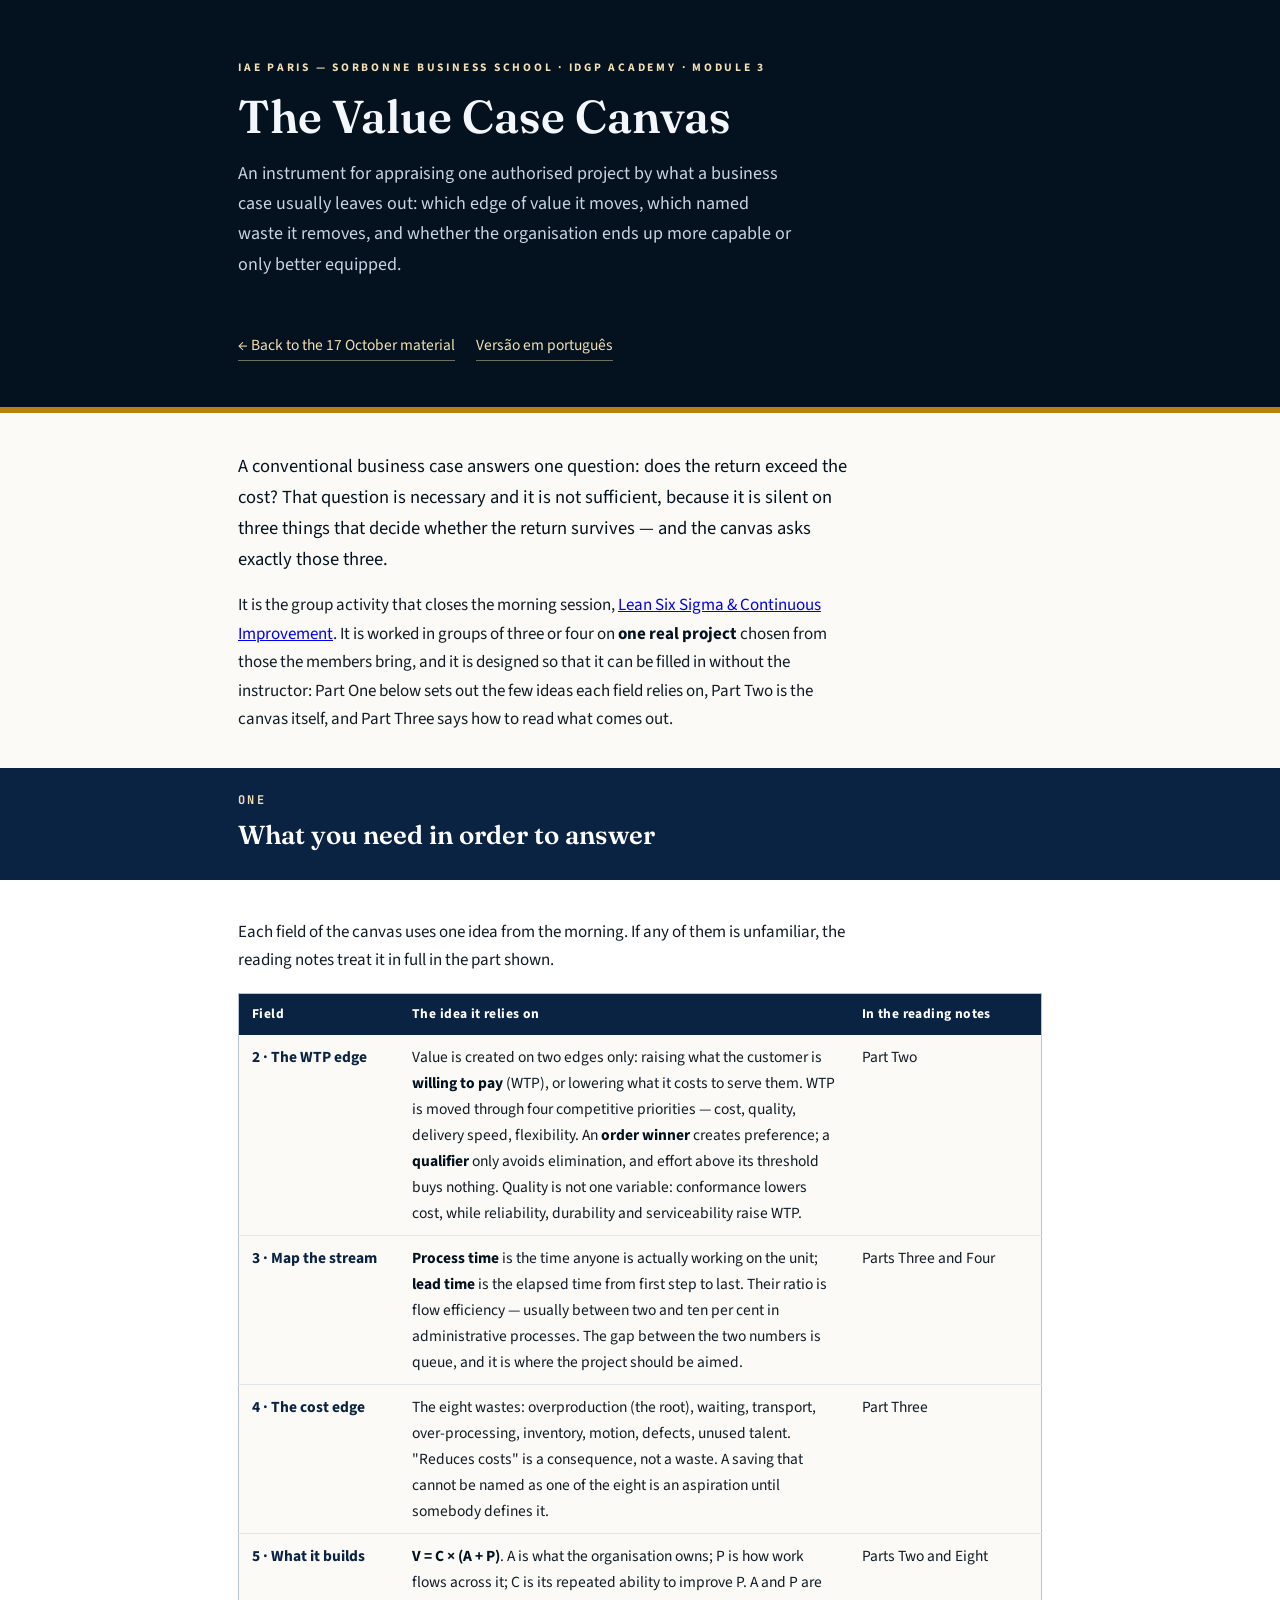
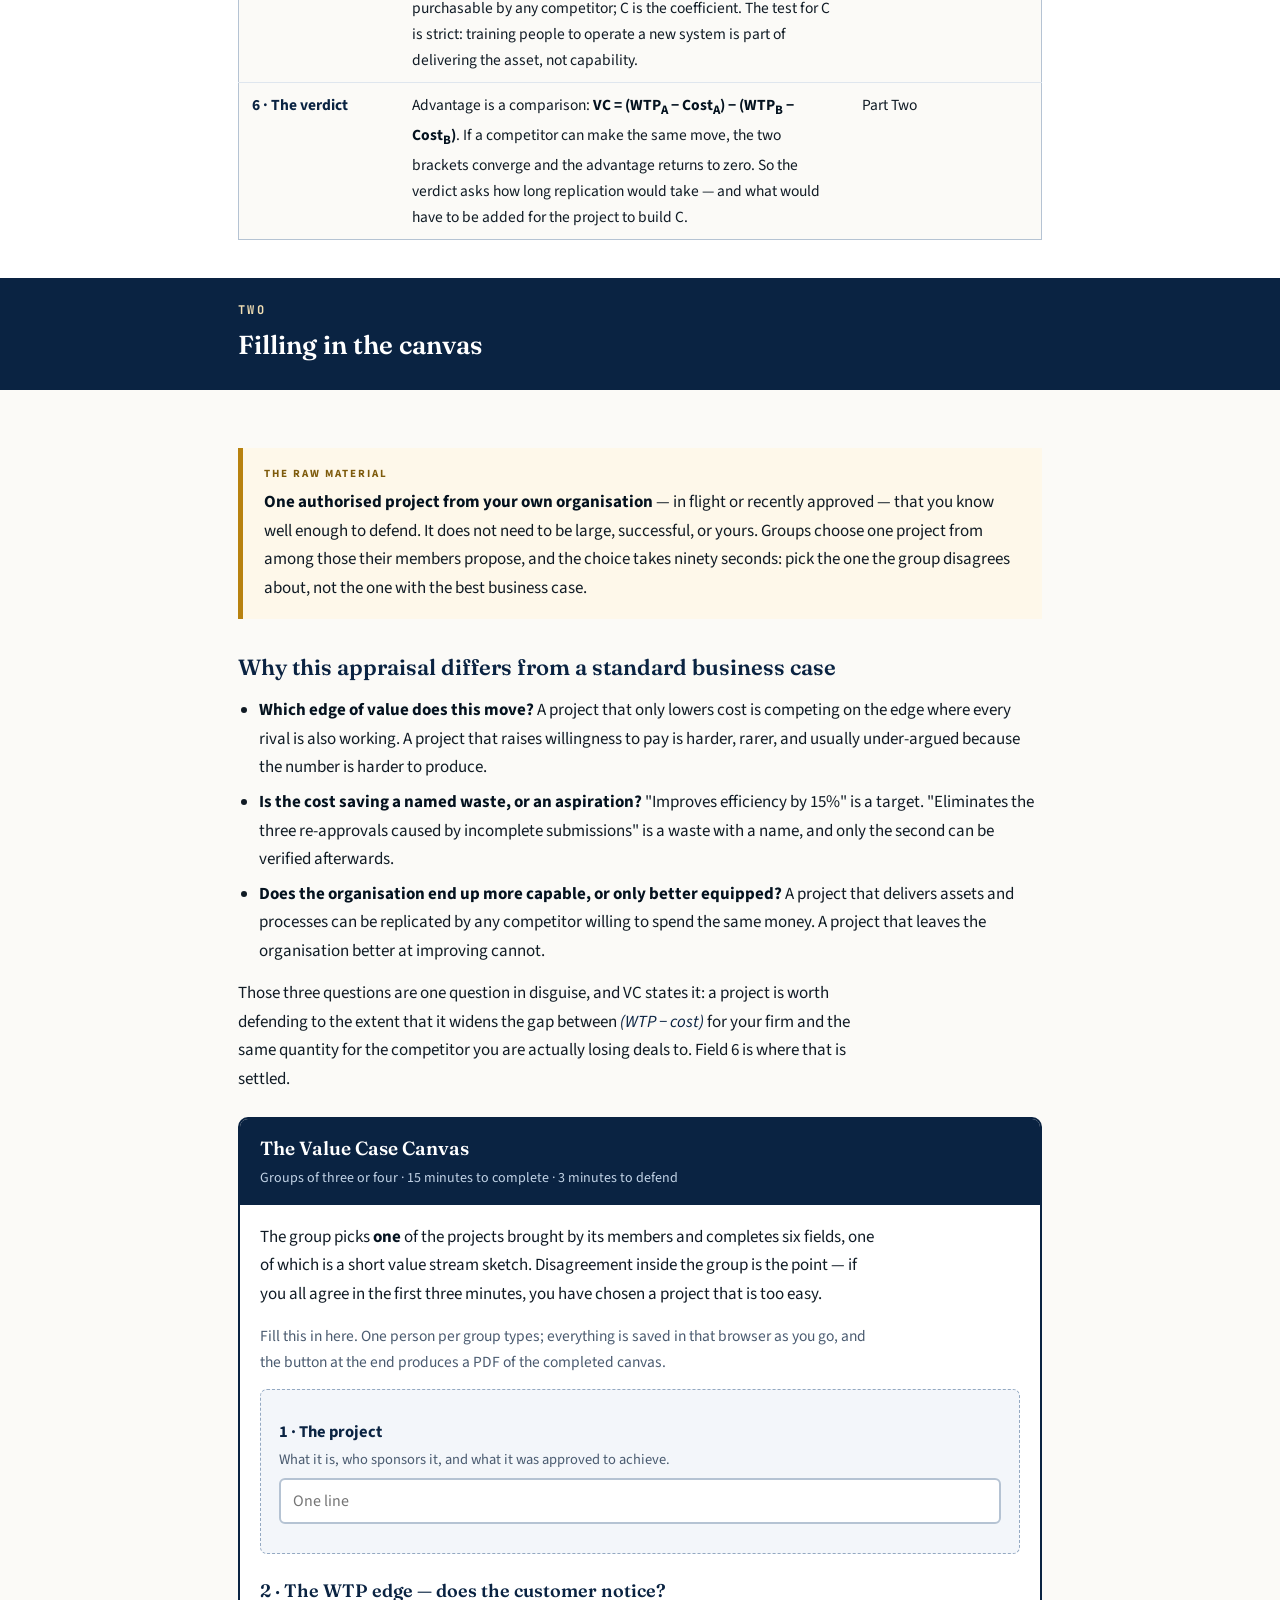
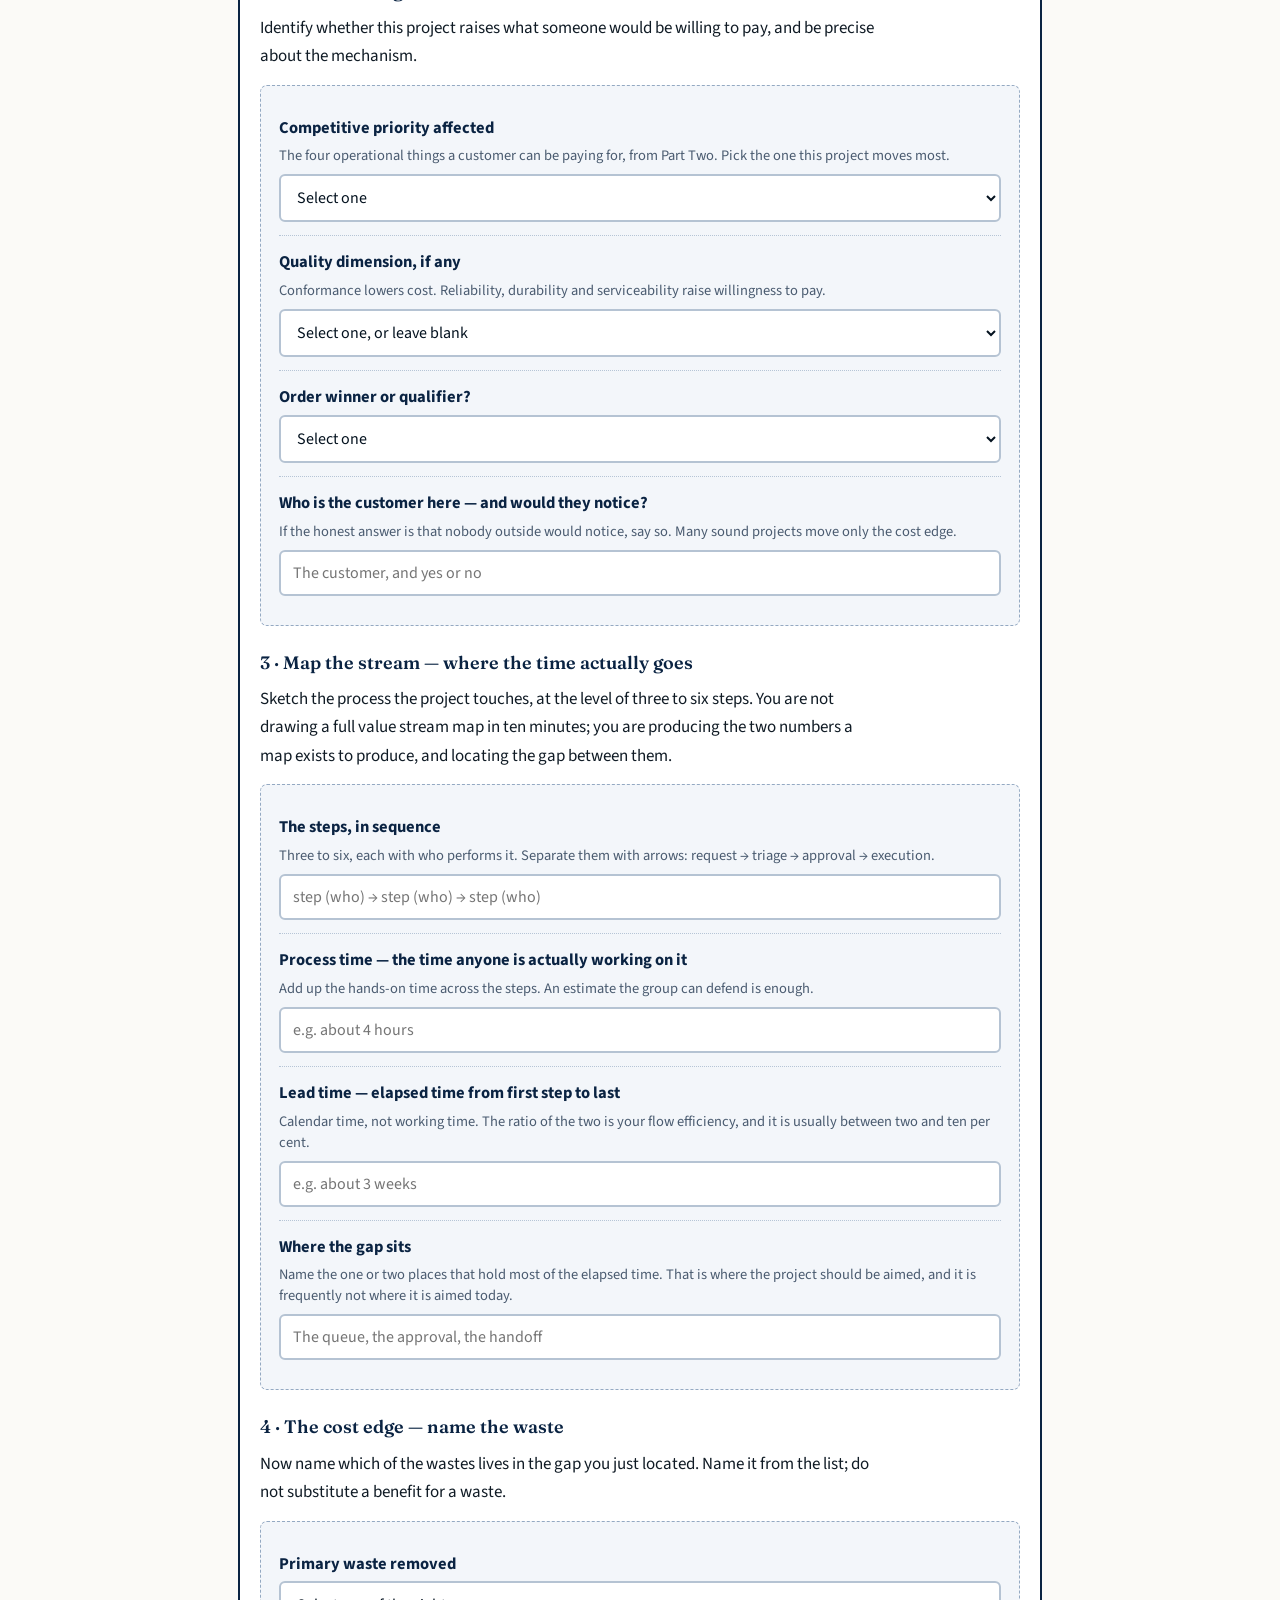
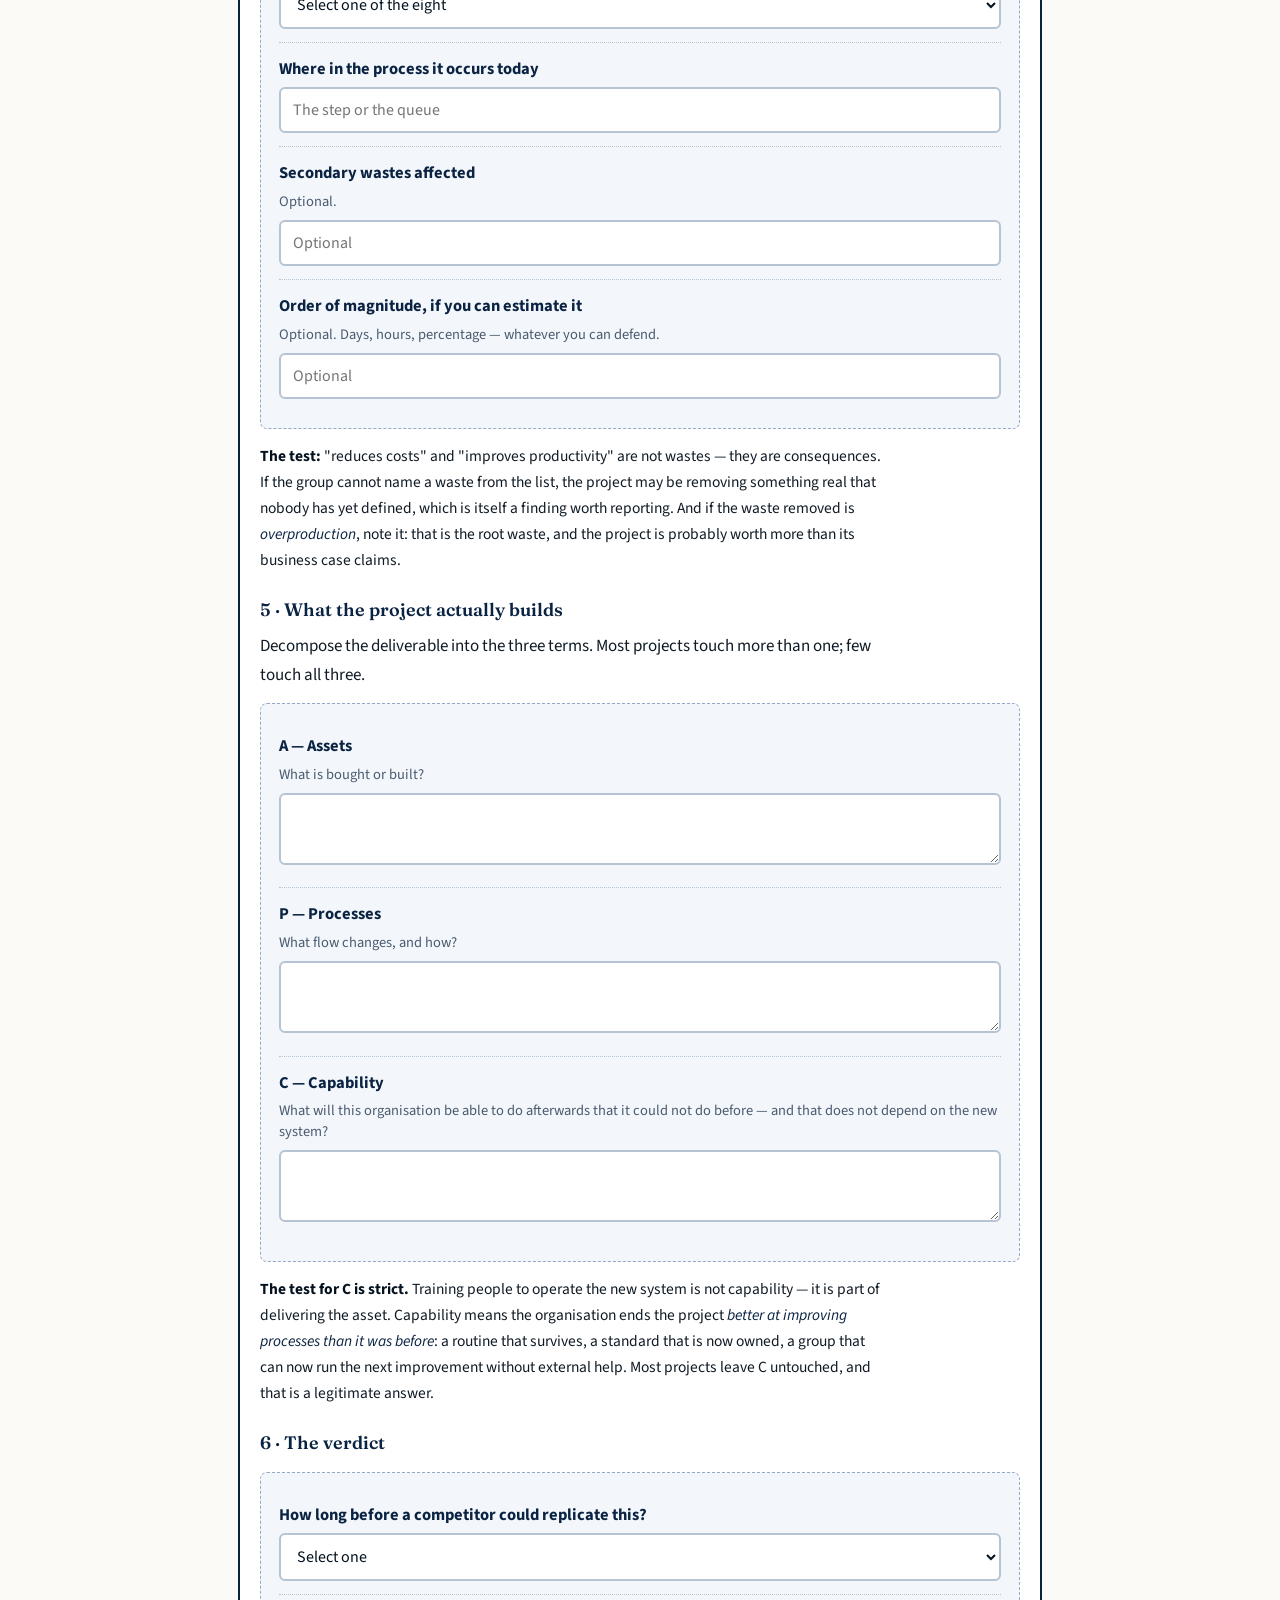
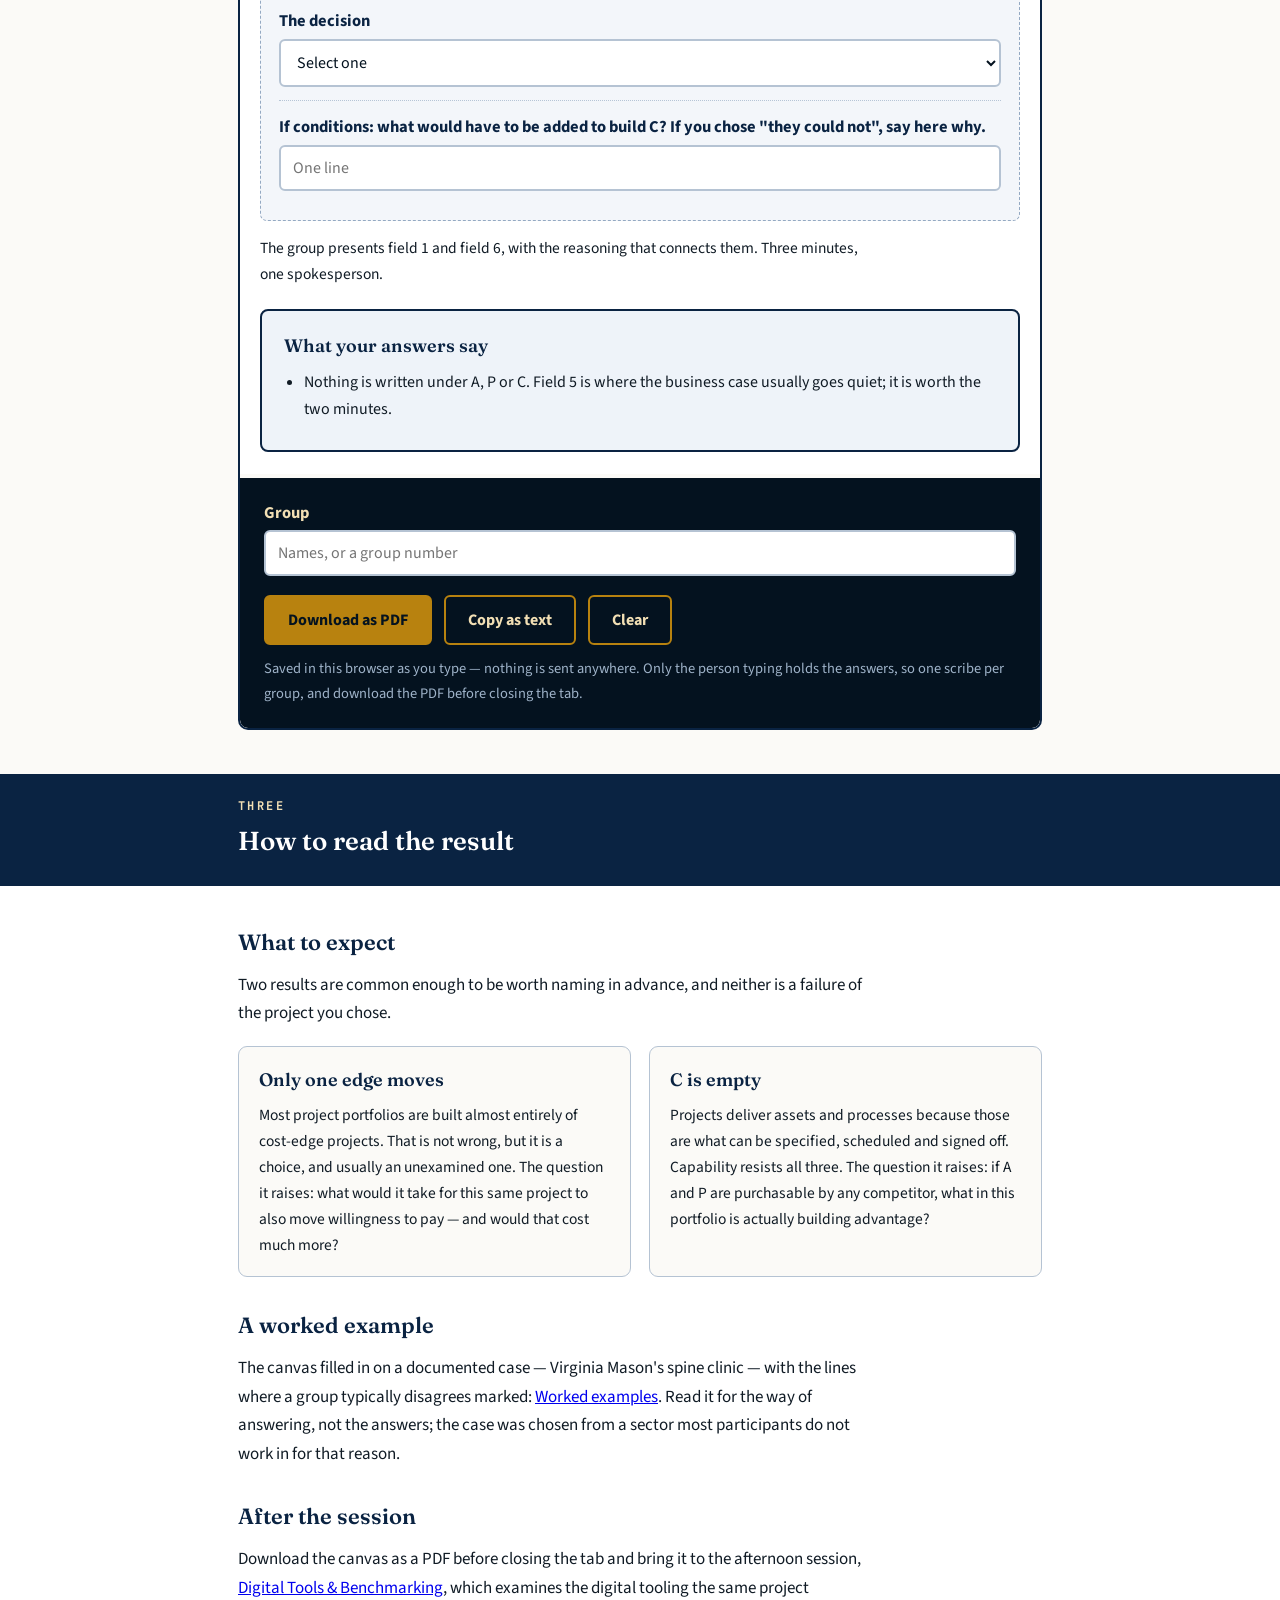
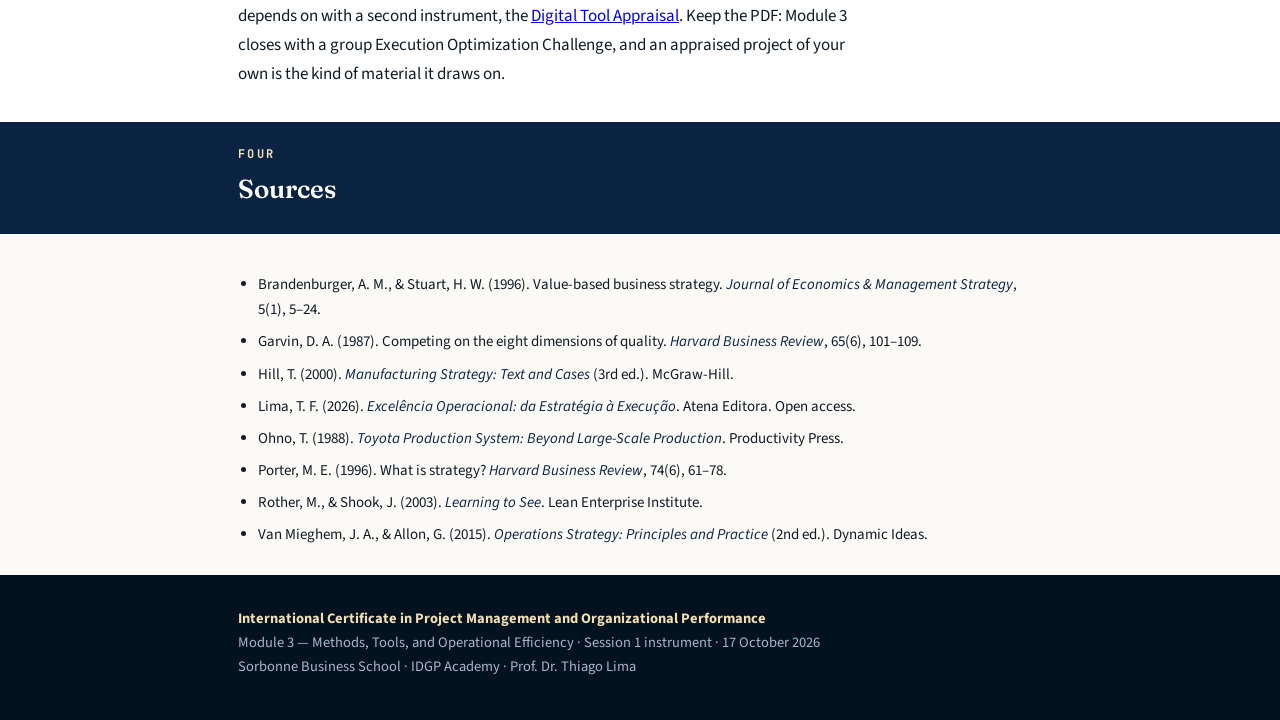
<file: value-case-canvas.html>
<!DOCTYPE html>
<html lang="en">
<head>
<meta charset="UTF-8">
<meta name="viewport" content="width=device-width, initial-scale=1.0">
<title>The Value Case Canvas — Lean Six Sigma &amp; Continuous Improvement</title>
<!-- share -->
<meta name="description" content="The morning instrument: appraise one authorised project by the value edge it moves, the waste it removes and what it actually builds. 17 October 2026.">
<meta property="og:type" content="website">
<meta property="og:site_name" content="IAE Paris — Sorbonne Business School · IDGP Academy">
<meta property="og:title" content="The Value Case Canvas — Lean Six Sigma &amp; Continuous Improvement">
<meta property="og:description" content="The morning instrument: appraise one authorised project by the value edge it moves, the waste it removes and what it actually builds. 17 October 2026.">
<meta property="og:url" content="https://tflsixsigma-png.github.io/lean-six-sigma-digital-tools-benchmarking/value-case-canvas.html">
<meta property="og:image" content="https://tflsixsigma-png.github.io/lean-six-sigma-digital-tools-benchmarking/img/share-card.png">
<meta property="og:image:width" content="1200">
<meta property="og:image:height" content="630">
<meta name="twitter:card" content="summary_large_image">
<!-- /share -->
<link rel="preconnect" href="https://fonts.googleapis.com">
<link href="https://fonts.googleapis.com/css2?family=Fraunces:opsz,wght@9..144,400;9..144,600;9..144,700&family=Source+Sans+3:ital,wght@0,400;0,600;0,700;1,400&family=JetBrains+Mono:wght@400;700&display=swap" rel="stylesheet">
<style>
:root{
  --navy:#0A2342; --ink:#04121F; --gold:#B8820F; --gold-soft:#F2DFB4;
  --paper:#FBFAF7; --card:#FFFFFF; --body:#101B25;
  --line:#B5C3D3; --line-soft:#DFE6EE;
}
*{box-sizing:border-box;margin:0;padding:0}
html{scroll-behavior:smooth}
body{font-family:'Source Sans 3',system-ui,sans-serif;background:var(--paper);color:var(--body);line-height:1.68;font-size:17px}
.wrap{max-width:860px;margin:0 auto;padding:0 28px}
p{margin-bottom:14px;max-width:78ch}
strong{color:var(--ink);font-weight:700}
em{color:var(--navy)}

.cover{background:var(--ink);color:#F3F7FB;padding:58px 0 46px;border-bottom:6px solid var(--gold)}
.eyebrow{font-size:11.5px;letter-spacing:.24em;text-transform:uppercase;color:var(--gold-soft);font-weight:700;margin-bottom:15px}
.cover h1{font-family:'Fraunces',serif;font-weight:600;font-size:clamp(30px,4.8vw,46px);line-height:1.1;max-width:19ch;margin-bottom:16px}
.cover .sub{font-size:18px;color:#C6D4E4;max-width:62ch;margin-bottom:28px}
.budget{display:flex;flex-wrap:wrap;border-top:1px solid rgba(242,223,180,.35)}
.budget div{padding:14px 24px 6px 0;border-right:1px solid rgba(242,223,180,.18)}
.budget div:last-child{border-right:none}
.budget .k{font-size:11px;letter-spacing:.16em;text-transform:uppercase;color:var(--gold-soft);font-weight:700}
.budget .v{font-size:15.5px;color:#F3F7FB;margin-top:2px}

.partbar{background:var(--navy);color:#fff;padding:22px 0}
.partbar .n{font-family:'JetBrains Mono',monospace;font-size:12px;letter-spacing:.2em;color:var(--gold-soft);font-weight:700}
.partbar h2{font-family:'Fraunces',serif;font-size:26px;font-weight:600;margin-top:4px}

section{padding:38px 0 20px}
section:nth-of-type(even){background:var(--card)}
h3{font-family:'Fraunces',serif;color:var(--navy);font-size:22px;font-weight:600;margin:30px 0 10px}
h3:first-child{margin-top:0}
h4{font-family:'Fraunces',serif;color:var(--navy);font-size:18px;font-weight:600;margin:22px 0 7px}
.lead{font-size:18.5px;color:var(--ink);max-width:70ch;margin-bottom:16px}

table{width:100%;border-collapse:collapse;margin:18px 0;font-size:15.5px;background:var(--card);border:1px solid var(--line)}
section:nth-of-type(even) table{background:var(--paper)}
th{background:var(--navy);color:#fff;text-align:left;padding:9px 13px;font-size:13.5px;font-weight:700;letter-spacing:.03em}
td{padding:9px 13px;border-bottom:1px solid var(--line-soft);vertical-align:top}
tr:last-child td{border-bottom:none}
td.k{font-weight:700;color:var(--navy);white-space:nowrap}
td.n{font-family:'JetBrains Mono',monospace;text-align:right;white-space:nowrap}

.eq{background:var(--ink);color:#fff;border-radius:9px;padding:24px 20px;margin:22px 0;text-align:center}
.eq .f{font-family:'Fraunces',serif;font-size:30px;line-height:1.25}
.eq .c{font-size:13.5px;color:#A8BBD1;margin-top:9px;font-family:'JetBrains Mono',monospace}

.note{border-left:5px solid var(--gold);background:#FEF8EA;padding:17px 21px;margin:20px 0}
.note .lbl{font-size:11px;letter-spacing:.18em;text-transform:uppercase;font-weight:700;color:#7E5B0C;display:block;margin-bottom:5px}
.puzzle{background:var(--navy);color:#E6EDF6;border-radius:10px;padding:26px 28px;margin:22px 0;border-left:6px solid var(--gold)}
.puzzle h4{color:#fff;margin-top:0;font-size:20px}
.puzzle p{color:#C8D6E6}
.puzzle .q{margin-top:16px;padding-top:15px;border-top:1px solid rgba(242,223,180,.3);color:var(--gold-soft);font-size:16.5px}

/* Dark surfaces: strong and em must never inherit the near-black body colour */
.puzzle strong,.eq strong,.cover strong,.partbar strong,.chain strong,footer strong,
.house .roof strong,th strong{color:#FFFFFF}
.puzzle em,.eq em,.cover em,.partbar em,footer em,.house .roof em{color:var(--gold-soft)}
.puzzle .q strong{color:#FFFFFF}

/* Bridge to project management */
.bridge{background:#EAF1F8;border:1px solid #A9BFD8;border-left:5px solid var(--navy);border-radius:0 8px 8px 0;padding:16px 20px;margin:20px 0}
section:nth-of-type(even) .bridge{background:#EDF3F9}
.bridge .lbl{font-family:'JetBrains Mono',monospace;font-size:11px;letter-spacing:.16em;text-transform:uppercase;font-weight:700;color:var(--navy);display:block;margin-bottom:6px}
.bridge p{font-size:16px;margin-bottom:8px}
.bridge p:last-child{margin-bottom:0}

/* Activity */
.bridge .k{font-family:'JetBrains Mono',monospace;font-size:11.5px;letter-spacing:.12em;text-transform:uppercase;color:#7E5B0C;font-weight:700;margin-right:6px}
.bridge ol,.bridge ul{margin:6px 0 8px 20px;font-size:16px}
.activity{border:2px solid var(--navy);border-radius:10px;overflow:hidden;margin:24px 0}
.activity .ah{background:var(--navy);color:#fff;padding:14px 20px}
.activity .ah b{font-family:'Fraunces',serif;font-size:19px;font-weight:600;color:#fff}
.activity .ah span{display:block;font-size:14px;color:#C2D3E6;margin-top:2px}
.activity .ab{padding:18px 20px;background:var(--card)}
section:nth-of-type(even) .activity .ab{background:var(--paper)}
.worksheet{background:#F3F6FA;border:1px dashed #94A9C2;border-radius:7px;padding:16px 18px;margin:14px 0}
.worksheet .wl{display:flex;justify-content:space-between;gap:14px;padding:9px 0;border-bottom:1px dotted #B6C5D6;font-size:15.5px}
.worksheet .wl:last-child{border-bottom:none}
.worksheet .wl b{color:var(--navy);font-weight:700}
.worksheet .box{font-family:'JetBrains Mono',monospace;color:#6B7D92;white-space:nowrap}

/* Fillable canvas */
.field{padding:13px 0;border-bottom:1px dotted #B6C5D6}
.field:last-child{border-bottom:none}
.field label{display:block;font-weight:700;color:var(--navy);font-size:16.5px;margin-bottom:3px}
.field .hint{font-size:14.5px;color:#4A5B70;margin-bottom:8px;line-height:1.45}
.field input[type=text],.field select,.field textarea{
  font-family:'Source Sans 3',sans-serif;font-size:16px;width:100%;
  padding:10px 12px;border:2px solid #B5C3D3;border-radius:6px;background:#FFFFFF;color:var(--ink)
}
.field textarea{min-height:64px;resize:vertical;line-height:1.5}
.field input:focus,.field select:focus,.field textarea:focus{outline:3px solid var(--gold);outline-offset:1px;border-color:var(--navy)}
.exportbar{background:var(--ink);border-radius:0 0 8px 8px;padding:22px 24px;margin-top:4px}
.exportbar .field{border-bottom:none;padding-top:0}
.exportbar .field label{color:var(--gold-soft)}
.btnrow{display:flex;gap:12px;flex-wrap:wrap;margin-top:6px}
.btnrow button{
  font-family:'Source Sans 3',sans-serif;font-size:16px;font-weight:700;cursor:pointer;
  padding:12px 22px;border-radius:6px;border:2px solid var(--gold);
}
.btnrow button.primary{background:var(--gold);color:var(--ink)}
.btnrow button.ghost{background:transparent;color:var(--gold-soft)}
.btnrow button:hover{background:#D9A32E;color:var(--ink)}
.btnrow button:focus{outline:3px solid #FFFFFF;outline-offset:2px}
.savenote{font-size:14.5px;color:#9FB3C9;margin:12px 0 0;max-width:none}
@media print{.exportbar{display:none}.field input,.field select,.field textarea{border:1px solid #777}}

.grid2{display:grid;grid-template-columns:1fr 1fr;gap:18px;margin:18px 0}
.card{background:var(--card);border:1px solid var(--line);border-radius:9px;padding:18px 20px}
section:nth-of-type(even) .card{background:var(--paper)}
.card h4{margin-top:0}
.card p,.card li{font-size:15.5px}
.card ul{margin-left:18px}
ul.tight{margin:8px 0 14px 21px}
ul.tight li{margin-bottom:6px}
ol.tight{margin:8px 0 14px 21px}
ol.tight li{margin-bottom:8px}

.chain{display:flex;flex-wrap:wrap;align-items:center;gap:8px;margin:18px 0;font-family:'JetBrains Mono',monospace;font-size:14px}
.chain span{background:var(--navy);color:#fff;padding:8px 13px;border-radius:5px;white-space:nowrap}
.chain span.end{background:var(--gold);color:var(--ink);font-weight:700}
.chain i{color:var(--navy);font-style:normal;font-weight:700}

.house{border:2px solid var(--navy);border-radius:9px;overflow:hidden;margin:20px 0}
.house .roof{background:var(--navy);color:#fff;padding:12px 18px;text-align:center;font-family:'Fraunces',serif;font-size:17px}
.house .cols{display:grid;grid-template-columns:1fr 1fr 1fr;gap:1px;background:var(--line)}
.house .col{background:var(--card);padding:15px 16px}
section:nth-of-type(even) .house .col{background:var(--paper)}
.house .col.mid{background:#FEF8EA}
.house .col h5{font-family:'Fraunces',serif;color:var(--navy);font-size:16px;margin-bottom:6px}
.house .col p{font-size:14.5px;margin-bottom:0}
.house .base{background:#E9EFF6;padding:12px 18px;text-align:center;font-size:15px;border-top:1px solid var(--line)}

/* ---------- figures ---------- */
.fig{margin:24px 0;background:var(--card);border:1px solid var(--line);border-radius:10px;padding:18px 18px 14px}
section:nth-of-type(even) .fig{background:#FFFFFF}
.fig svg{width:100%;height:auto;display:block}
.fig figcaption{font-size:14.5px;color:#44566B;margin-top:12px;line-height:1.52;border-top:1px solid #DFE6EE;padding-top:10px}
.fig figcaption b{color:var(--navy)}
.sim .simhead{margin-bottom:14px}
.sim .simhead b{font-family:'Fraunces',serif;font-size:19px;color:var(--navy);font-weight:600;display:block}
.sim .simhead span{font-size:14.5px;color:#56687C;display:block;margin-top:3px}
.simctl{display:grid;grid-template-columns:1fr 1fr;gap:10px 26px;align-items:center;
  background:#F3F6FA;border:1px solid #C6D2DF;border-radius:8px;padding:14px 18px;margin-bottom:16px}
.simctl label{font-size:14.5px;font-weight:700;color:var(--navy);display:flex;justify-content:space-between;gap:10px}
.simctl output{font-family:'JetBrains Mono',monospace;color:#7E5B0C;font-weight:700}
.simctl input[type=range]{width:100%;accent-color:#B8820F;height:26px}
.simout{font-size:16px;color:var(--body);margin:14px 0 0;max-width:none;
  border-left:5px solid var(--gold);background:#FEF8EA;padding:12px 16px}
.simout b{color:var(--navy)}
.simgrid{display:grid;grid-template-columns:repeat(5,1fr);gap:10px;margin-top:14px}
.simgrid div{background:#F3F6FA;border:1px solid #C6D2DF;border-radius:7px;padding:10px 12px}
.simgrid div.hi{background:var(--ink);border-color:var(--ink)}
.simgrid span{display:block;font-size:11.5px;letter-spacing:.1em;text-transform:uppercase;color:#56687C;font-weight:700}
.simgrid div.hi span{color:#9FB6CE}
.simgrid b{font-family:'JetBrains Mono',monospace;font-size:19px;color:var(--navy)}
.simgrid div.hi b{color:#F2DFB4}
@media(max-width:700px){.simctl{grid-template-columns:1fr}.simgrid{grid-template-columns:repeat(2,1fr)}}
.simpre{display:flex;flex-wrap:wrap;gap:8px;align-items:center;margin-bottom:12px}
.simpre-l{font-family:'JetBrains Mono',monospace;font-size:11.5px;letter-spacing:.14em;text-transform:uppercase;color:#7E5B0C;font-weight:700;margin-right:4px}
.simpre button{font-family:'Source Sans 3',sans-serif;font-size:14.5px;font-weight:600;color:var(--navy);background:#fff;border:1.5px solid #B5C3D3;border-radius:999px;padding:7px 14px;cursor:pointer}
.simpre button:hover{border-color:var(--navy)}
.simpre button.on{background:var(--navy);color:#fff;border-color:var(--navy)}
.simpre button:focus{outline:3px solid var(--gold);outline-offset:2px}
.simcalc{display:flex;flex-wrap:wrap;align-items:baseline;gap:6px 10px;background:var(--ink);color:#fff;border-radius:8px;padding:14px 18px;margin:0 0 14px;font-family:'JetBrains Mono',monospace}
.simcalc.two{flex-direction:column;align-items:stretch;gap:6px;padding:10px 18px}
.simcalc.two>div{display:flex;flex-wrap:wrap;align-items:baseline;gap:6px 10px}
.simcalc .t{font-family:'Source Sans 3',sans-serif;font-weight:700;color:#F2DFB4;font-size:15px;min-width:86px}
.simcalc .eq{color:#9FB6CE;font-size:18px}
.simcalc .n{font-size:19px;color:#fff;display:inline-flex;flex-direction:column;line-height:1}
.simcalc .n small{font-family:'Source Sans 3',sans-serif;font-size:11.5px;color:#9FB6CE;font-weight:400;letter-spacing:.04em}
.simcalc .n.hi{color:#F2DFB4;font-weight:700;font-size:22px}
.simcmp{display:grid;grid-template-columns:repeat(3,1fr);gap:10px;margin-top:14px}
.simcmp div{background:#F3F6FA;border:1px solid #C6D2DF;border-radius:7px;padding:10px 12px}
.simcmp div.hi{background:#FEF8EA;border-color:var(--gold)}
.simcmp span{display:block;font-size:13px;color:#56687C;font-weight:700}
.simcmp b{font-family:'JetBrains Mono',monospace;font-size:20px;color:var(--navy);display:block;margin:3px 0}
.simcmp small{font-size:12.5px;color:#56687C}
.simtbl{margin:14px 0 0;font-size:15px}
.simtbl td,.simtbl th{padding:7px 11px}
.simtbl tr.cur td{background:#FEF8EA;font-weight:600}
.simhow{margin-top:16px;border-top:1px solid #DFE6EE;padding-top:12px}
.simhow b{font-family:'JetBrains Mono',monospace;font-size:11.5px;letter-spacing:.14em;text-transform:uppercase;color:#7E5B0C;display:block;margin-bottom:6px}
.simhow ol{margin:0 0 0 20px;font-size:15.5px;color:#2E3F52}
.simhow li{margin-bottom:5px}
@media(max-width:700px){.simcmp{grid-template-columns:1fr}}


.readout{background:#EEF3F9;border:2px solid var(--navy);border-radius:8px;padding:20px 22px;margin:22px 0 4px}
.readout h4{margin-top:0}
.readout ul{margin:8px 0 0 20px;font-size:16px}
.readout li{margin-bottom:7px}
.readout .none{color:#4A5B70;font-size:16px}
.btnrow button[disabled]{opacity:.6;cursor:wait}
.refs li{margin:0 0 7px 20px;font-size:15px}
footer{background:var(--ink);color:#A3B7CD;padding:32px 0 40px;font-size:14.5px}
footer b{color:var(--gold-soft)}

@media(max-width:720px){.grid2,.house .cols{grid-template-columns:1fr}}
@media print{.cover{-webkit-print-color-adjust:exact;print-color-adjust:exact} section{padding:20px 0}}
.back{display:inline-block;margin-top:24px;font-size:15.5px;color:var(--gold-soft);text-decoration:none;border-bottom:1px solid rgba(242,223,180,.45);padding-bottom:2px}
.back:hover{color:#fff;border-bottom-color:#fff}
</style>
</head>
<body>

<header class="cover">
  <div class="wrap">
    <div class="eyebrow">IAE Paris — Sorbonne Business School · IDGP Academy · Module 3</div>
    <h1>The Value Case Canvas</h1>
    <p class="sub">An instrument for appraising one authorised project by what a business case usually leaves out: which edge of value it moves, which named waste it removes, and whether the organisation ends up more capable or only better equipped.</p>
    <a class="back" href="index.html">← Back to the 17 October material</a>
    <a class="back" href="canvas-caso-de-valor.html" style="margin-left:18px">Versão em português</a>
  </div>
</header>

<section>
  <div class="wrap">
    <p class="lead">A conventional business case answers one question: does the return exceed the cost? That question is necessary and it is not sufficient, because it is silent on three things that decide whether the return survives — and the canvas asks exactly those three.</p>
    <p>It is the group activity that closes the morning session, <a href="session-1-lean-six-sigma.html">Lean Six Sigma &amp; Continuous Improvement</a>. It is worked in groups of three or four on <strong>one real project</strong> chosen from those the members bring, and it is designed so that it can be filled in without the instructor: Part One below sets out the few ideas each field relies on, Part Two is the canvas itself, and Part Three says how to read what comes out.</p>
  </div>
</section>

<!-- 1 -->
<div class="partbar"><div class="wrap"><div class="n">ONE</div><h2>What you need in order to answer</h2></div></div>
<section>
  <div class="wrap">
    <p>Each field of the canvas uses one idea from the morning. If any of them is unfamiliar, the reading notes treat it in full in the part shown.</p>
    <table>
      <tr><th style="width:20%">Field</th><th style="width:56%">The idea it relies on</th><th style="width:24%">In the reading notes</th></tr>
      <tr><td class="k">2 · The WTP edge</td><td>Value is created on two edges only: raising what the customer is <strong>willing to pay</strong> (WTP), or lowering what it costs to serve them. WTP is moved through four competitive priorities — cost, quality, delivery speed, flexibility. An <strong>order winner</strong> creates preference; a <strong>qualifier</strong> only avoids elimination, and effort above its threshold buys nothing. Quality is not one variable: conformance lowers cost, while reliability, durability and serviceability raise WTP.</td><td>Part Two</td></tr>
      <tr><td class="k">3 · Map the stream</td><td><strong>Process time</strong> is the time anyone is actually working on the unit; <strong>lead time</strong> is the elapsed time from first step to last. Their ratio is flow efficiency — usually between two and ten per cent in administrative processes. The gap between the two numbers is queue, and it is where the project should be aimed.</td><td>Parts Three and Four</td></tr>
      <tr><td class="k">4 · The cost edge</td><td>The eight wastes: overproduction (the root), waiting, transport, over-processing, inventory, motion, defects, unused talent. "Reduces costs" is a consequence, not a waste. A saving that cannot be named as one of the eight is an aspiration until somebody defines it.</td><td>Part Three</td></tr>
      <tr><td class="k">5 · What it builds</td><td><strong>V = C × (A + P)</strong>. A is what the organisation owns; P is how work flows across it; C is its repeated ability to improve P. A and P are purchasable by any competitor; C is the coefficient. The test for C is strict: training people to operate a new system is part of delivering the asset, not capability.</td><td>Parts Two and Eight</td></tr>
      <tr><td class="k">6 · The verdict</td><td>Advantage is a comparison: <strong>VC = (WTP<sub>A</sub> − Cost<sub>A</sub>) − (WTP<sub>B</sub> − Cost<sub>B</sub>)</strong>. If a competitor can make the same move, the two brackets converge and the advantage returns to zero. So the verdict asks how long replication would take — and what would have to be added for the project to build C.</td><td>Part Two</td></tr>
    </table>
  </div>
</section>

<!-- 2 -->
<div class="partbar"><div class="wrap"><div class="n">TWO</div><h2>Filling in the canvas</h2></div></div>
<section>
  <div class="wrap">
    <div class="note">
      <span class="lbl">The raw material</span>
      <strong>One authorised project from your own organisation</strong> — in flight or recently approved — that you know well enough to defend. It does not need to be large, successful, or yours. Groups choose one project from among those their members propose, and the choice takes ninety seconds: pick the one the group disagrees about, not the one with the best business case.
    </div>

    <h3>Why this appraisal differs from a standard business case</h3>
    <ul class="tight">
      <li><strong>Which edge of value does this move?</strong> A project that only lowers cost is competing on the edge where every rival is also working. A project that raises willingness to pay is harder, rarer, and usually under-argued because the number is harder to produce.</li>
      <li><strong>Is the cost saving a named waste, or an aspiration?</strong> "Improves efficiency by 15%" is a target. "Eliminates the three re-approvals caused by incomplete submissions" is a waste with a name, and only the second can be verified afterwards.</li>
      <li><strong>Does the organisation end up more capable, or only better equipped?</strong> A project that delivers assets and processes can be replicated by any competitor willing to spend the same money. A project that leaves the organisation better at improving cannot.</li>
    </ul>
    <p>Those three questions are one question in disguise, and VC states it: a project is worth defending to the extent that it widens the gap between <em>(WTP − cost)</em> for your firm and the same quantity for the competitor you are actually losing deals to. Field 6 is where that is settled.</p>

    <div class="activity">
      <div class="ah">
        <b>The Value Case Canvas</b>
        <span>Groups of three or four · 15 minutes to complete · 3 minutes to defend</span>
      </div>
      <div class="ab" id="canvas">
        <p>The group picks <strong>one</strong> of the projects brought by its members and completes six fields, one of which is a short value stream sketch. Disagreement inside the group is the point — if you all agree in the first three minutes, you have chosen a project that is too easy.</p>
        <p style="font-size:15.5px;color:#4A5B70">Fill this in here. One person per group types; everything is saved in that browser as you go, and the button at the end produces a PDF of the completed canvas.</p>

        <div class="worksheet">
          <div class="field">
            <label for="c-project">1 · The project</label>
            <div class="hint">What it is, who sponsors it, and what it was approved to achieve.</div>
            <input type="text" id="c-project" data-section="The project" data-label="The project" placeholder="One line">
          </div>
        </div>

        <h4>2 · The WTP edge — does the customer notice?</h4>
        <p>Identify whether this project raises what someone would be willing to pay, and be precise about the mechanism.</p>
        <div class="worksheet">
          <div class="field">
            <label for="c-priority">Competitive priority affected</label>
            <div class="hint">The four operational things a customer can be paying for, from Part Two. Pick the one this project moves most.</div>
            <select id="c-priority" data-section="The WTP edge" data-label="Competitive priority">
              <option value="">Select one</option>
              <option>Cost</option><option>Quality</option><option>Delivery speed</option><option>Flexibility</option>
              <option>None — this project does not move any of them</option>
            </select>
          </div>
          <div class="field">
            <label for="c-garvin">Quality dimension, if any</label>
            <div class="hint">Conformance lowers cost. Reliability, durability and serviceability raise willingness to pay.</div>
            <select id="c-garvin" data-section="The WTP edge" data-label="Quality dimension (Garvin)">
              <option value="">Select one, or leave blank</option>
              <option>Performance</option><option>Features</option><option>Reliability</option><option>Conformance</option>
              <option>Durability</option><option>Serviceability</option><option>Aesthetics</option><option>Perceived quality</option>
            </select>
          </div>
          <div class="field">
            <label for="c-winner">Order winner or qualifier?</label>
            <select id="c-winner" data-section="The WTP edge" data-label="Winner or qualifier">
              <option value="">Select one</option>
              <option>Order winner — it produces preference</option>
              <option>Qualifier — its absence eliminates us, its presence attracts nobody</option>
              <option>Neither</option>
            </select>
          </div>
          <div class="field">
            <label for="c-customer">Who is the customer here — and would they notice?</label>
            <div class="hint">If the honest answer is that nobody outside would notice, say so. Many sound projects move only the cost edge.</div>
            <input type="text" id="c-customer" data-section="The WTP edge" data-label="The customer, and whether they would notice" placeholder="The customer, and yes or no">
          </div>
        </div>

        <h4>3 · Map the stream — where the time actually goes</h4>
        <p>Sketch the process the project touches, at the level of three to six steps. You are not drawing a full value stream map in ten minutes; you are producing the two numbers a map exists to produce, and locating the gap between them.</p>
        <div class="worksheet">
          <div class="field">
            <label for="c-steps">The steps, in sequence</label>
            <div class="hint">Three to six, each with who performs it. Separate them with arrows: request → triage → approval → execution.</div>
            <input type="text" id="c-steps" data-section="The value stream" data-label="The steps in sequence" placeholder="step (who) → step (who) → step (who)">
          </div>
          <div class="field">
            <label for="c-pt">Process time — the time anyone is actually working on it</label>
            <div class="hint">Add up the hands-on time across the steps. An estimate the group can defend is enough.</div>
            <input type="text" id="c-pt" data-section="The value stream" data-label="Process time" placeholder="e.g. about 4 hours">
          </div>
          <div class="field">
            <label for="c-lt">Lead time — elapsed time from first step to last</label>
            <div class="hint">Calendar time, not working time. The ratio of the two is your flow efficiency, and it is usually between two and ten per cent.</div>
            <input type="text" id="c-lt" data-section="The value stream" data-label="Lead time" placeholder="e.g. about 3 weeks">
          </div>
          <div class="field">
            <label for="c-gap">Where the gap sits</label>
            <div class="hint">Name the one or two places that hold most of the elapsed time. That is where the project should be aimed, and it is frequently not where it is aimed today.</div>
            <input type="text" id="c-gap" data-section="The value stream" data-label="Where the elapsed time sits" placeholder="The queue, the approval, the handoff">
          </div>
        </div>

        <h4>4 · The cost edge — name the waste</h4>
        <p>Now name which of the wastes lives in the gap you just located. Name it from the list; do not substitute a benefit for a waste.</p>
        <div class="worksheet">
          <div class="field">
            <label for="c-waste">Primary waste removed</label>
            <select id="c-waste" data-section="The cost edge" data-label="Primary waste removed">
              <option value="">Select one of the eight</option>
              <option>Overproduction — the root waste</option><option>Waiting</option><option>Transport</option>
              <option>Over-processing</option><option>Inventory</option><option>Motion</option>
              <option>Defects</option><option>Unused talent</option>
              <option>None of the eight — then the project does not move the cost edge, and the verdict should say so</option>
            </select>
          </div>
          <div class="field">
            <label for="c-where">Where in the process it occurs today</label>
            <input type="text" id="c-where" data-section="The cost edge" data-label="Where the waste occurs" placeholder="The step or the queue">
          </div>
          <div class="field">
            <label for="c-secondary">Secondary wastes affected</label>
            <div class="hint">Optional.</div>
            <input type="text" id="c-secondary" data-section="The cost edge" data-label="Secondary wastes" placeholder="Optional">
          </div>
          <div class="field">
            <label for="c-magnitude">Order of magnitude, if you can estimate it</label>
            <div class="hint">Optional. Days, hours, percentage — whatever you can defend.</div>
            <input type="text" id="c-magnitude" data-section="The cost edge" data-label="Order of magnitude" placeholder="Optional">
          </div>
        </div>
        <p style="font-size:15.5px"><strong>The test:</strong> "reduces costs" and "improves productivity" are not wastes — they are consequences. If the group cannot name a waste from the list, the project may be removing something real that nobody has yet defined, which is itself a finding worth reporting. And if the waste removed is <em>overproduction</em>, note it: that is the root waste, and the project is probably worth more than its business case claims.</p>

        <h4>5 · What the project actually builds</h4>
        <p>Decompose the deliverable into the three terms. Most projects touch more than one; few touch all three.</p>
        <div class="worksheet">
          <div class="field">
            <label for="c-assets">A — Assets</label>
            <div class="hint">What is bought or built?</div>
            <textarea id="c-assets" data-section="What the project builds" data-label="A — Assets"></textarea>
          </div>
          <div class="field">
            <label for="c-processes">P — Processes</label>
            <div class="hint">What flow changes, and how?</div>
            <textarea id="c-processes" data-section="What the project builds" data-label="P — Processes"></textarea>
          </div>
          <div class="field">
            <label for="c-capability">C — Capability</label>
            <div class="hint">What will this organisation be able to do afterwards that it could not do before — and that does not depend on the new system?</div>
            <textarea id="c-capability" data-section="What the project builds" data-label="C — Capability"></textarea>
          </div>
        </div>
        <p style="font-size:15.5px"><strong>The test for C is strict.</strong> Training people to operate the new system is not capability — it is part of delivering the asset. Capability means the organisation ends the project <em>better at improving processes than it was before</em>: a routine that survives, a standard that is now owned, a group that can now run the next improvement without external help. Most projects leave C untouched, and that is a legitimate answer.</p>

        <h4>6 · The verdict</h4>
        <div class="worksheet">
          <div class="field">
            <label for="c-replicate">How long before a competitor could replicate this?</label>
            <select id="c-replicate" data-section="The verdict" data-label="Time to replicate">
              <option value="">Select one</option>
              <option>Months</option><option>A year or two</option><option>Years</option>
              <option>They could not — and here is why</option>
            </select>
          </div>
          <div class="field">
            <label for="c-verdict">The decision</label>
            <select id="c-verdict" data-section="The verdict" data-label="Decision">
              <option value="">Select one</option>
              <option>Fund</option><option>Fund with conditions</option><option>Do not fund</option>
            </select>
          </div>
          <div class="field">
            <label for="c-conditions">If conditions: what would have to be added to build C? If you chose "they could not", say here why.</label>
            <input type="text" id="c-conditions" data-section="The verdict" data-label="Conditions to build C" placeholder="One line">
          </div>
        </div>
        <p style="font-size:15.5px">The group presents field 1 and field 6, with the reasoning that connects them. Three minutes, one spokesperson.</p>

        <div class="readout">
          <h4>What your answers say</h4>
          <div id="readout-body"></div>
        </div>
      </div>
      <div class="exportbar">
        <div class="field">
          <label for="c-group">Group</label>
          <input type="text" id="c-group" data-label="Group" placeholder="Names, or a group number">
        </div>
        <div class="btnrow">
          <button type="button" class="primary" id="c-download">Download as PDF</button>
          <button type="button" class="ghost" id="c-copy">Copy as text</button>
          <button type="button" class="ghost" id="c-clear">Clear</button>
        </div>
        <p class="savenote">Saved in this browser as you type — nothing is sent anywhere. Only the person typing holds the answers, so one scribe per group, and download the PDF before closing the tab.</p>
      </div>
    </div>
  </div>
</section>

<!-- 3 -->
<div class="partbar"><div class="wrap"><div class="n">THREE</div><h2>How to read the result</h2></div></div>
<section>
  <div class="wrap">
    <h3>What to expect</h3>
    <p>Two results are common enough to be worth naming in advance, and neither is a failure of the project you chose.</p>
    <div class="grid2">
      <div class="card">
        <h4>Only one edge moves</h4>
        <p style="margin-bottom:0">Most project portfolios are built almost entirely of cost-edge projects. That is not wrong, but it is a choice, and usually an unexamined one. The question it raises: what would it take for this same project to also move willingness to pay — and would that cost much more?</p>
      </div>
      <div class="card">
        <h4>C is empty</h4>
        <p style="margin-bottom:0">Projects deliver assets and processes because those are what can be specified, scheduled and signed off. Capability resists all three. The question it raises: if A and P are purchasable by any competitor, what in this portfolio is actually building advantage?</p>
      </div>
    </div>
    <h3>A worked example</h3>
    <p>The canvas filled in on a documented case — Virginia Mason's spine clinic — with the lines where a group typically disagrees marked: <a href="worked-examples.html#one">Worked examples</a>. Read it for the way of answering, not the answers; the case was chosen from a sector most participants do not work in for that reason.</p>

    <h3>After the session</h3>
    <p>Download the canvas as a PDF before closing the tab and bring it to the afternoon session, <a href="session-2-digital-tools-benchmarking.html">Digital Tools &amp; Benchmarking</a>, which examines the digital tooling the same project depends on with a second instrument, the <a href="digital-tool-appraisal.html">Digital Tool Appraisal</a>. Keep the PDF: Module 3 closes with a group Execution Optimization Challenge, and an appraised project of your own is the kind of material it draws on.</p>
  </div>
</section>

<!-- 4 -->
<div class="partbar"><div class="wrap"><div class="n">FOUR</div><h2>Sources</h2></div></div>
<section>
  <div class="wrap">
    <ul class="refs">
      <li>Brandenburger, A. M., &amp; Stuart, H. W. (1996). Value-based business strategy. <em>Journal of Economics &amp; Management Strategy</em>, 5(1), 5–24.</li>
      <li>Garvin, D. A. (1987). Competing on the eight dimensions of quality. <em>Harvard Business Review</em>, 65(6), 101–109.</li>
      <li>Hill, T. (2000). <em>Manufacturing Strategy: Text and Cases</em> (3rd ed.). McGraw-Hill.</li>
      <li>Lima, T. F. (2026). <em>Excelência Operacional: da Estratégia à Execução</em>. Atena Editora. Open access.</li>
      <li>Ohno, T. (1988). <em>Toyota Production System: Beyond Large-Scale Production</em>. Productivity Press.</li>
      <li>Porter, M. E. (1996). What is strategy? <em>Harvard Business Review</em>, 74(6), 61–78.</li>
      <li>Rother, M., &amp; Shook, J. (2003). <em>Learning to See</em>. Lean Enterprise Institute.</li>
      <li>Van Mieghem, J. A., &amp; Allon, G. (2015). <em>Operations Strategy: Principles and Practice</em> (2nd ed.). Dynamic Ideas.</li>
    </ul>
  </div>
</section>

<footer>
  <div class="wrap">
    <b>International Certificate in Project Management and Organizational Performance</b><br>
    Module 3 — Methods, Tools, and Operational Efficiency · Session 1 instrument · 17 October 2026<br>
    Sorbonne Business School · IDGP Academy · Prof. Dr. Thiago Lima
  </div>
</footer>

<script src="js/instrument.js"></script>
<script src="js/value-case.js"></script>
<script>
ValueCase.init('en');
</script>

</body>
</html>
</file>
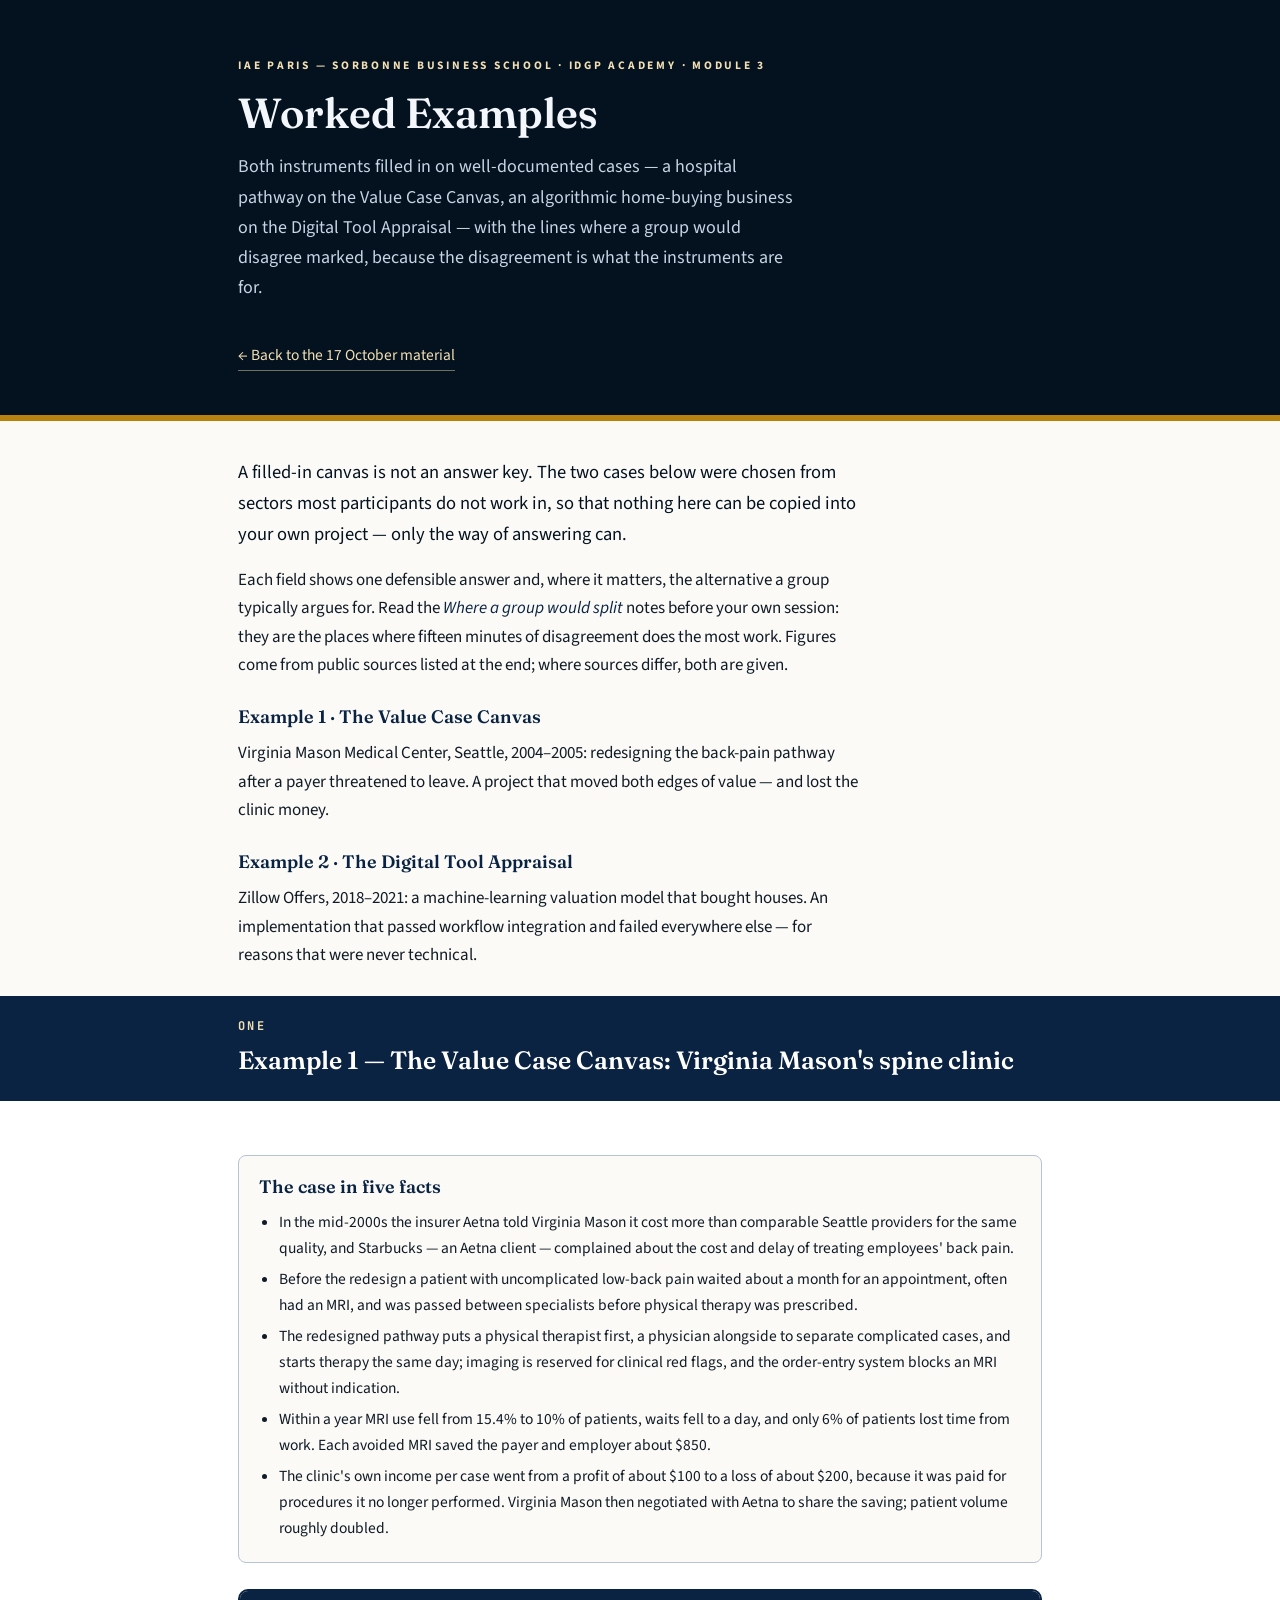
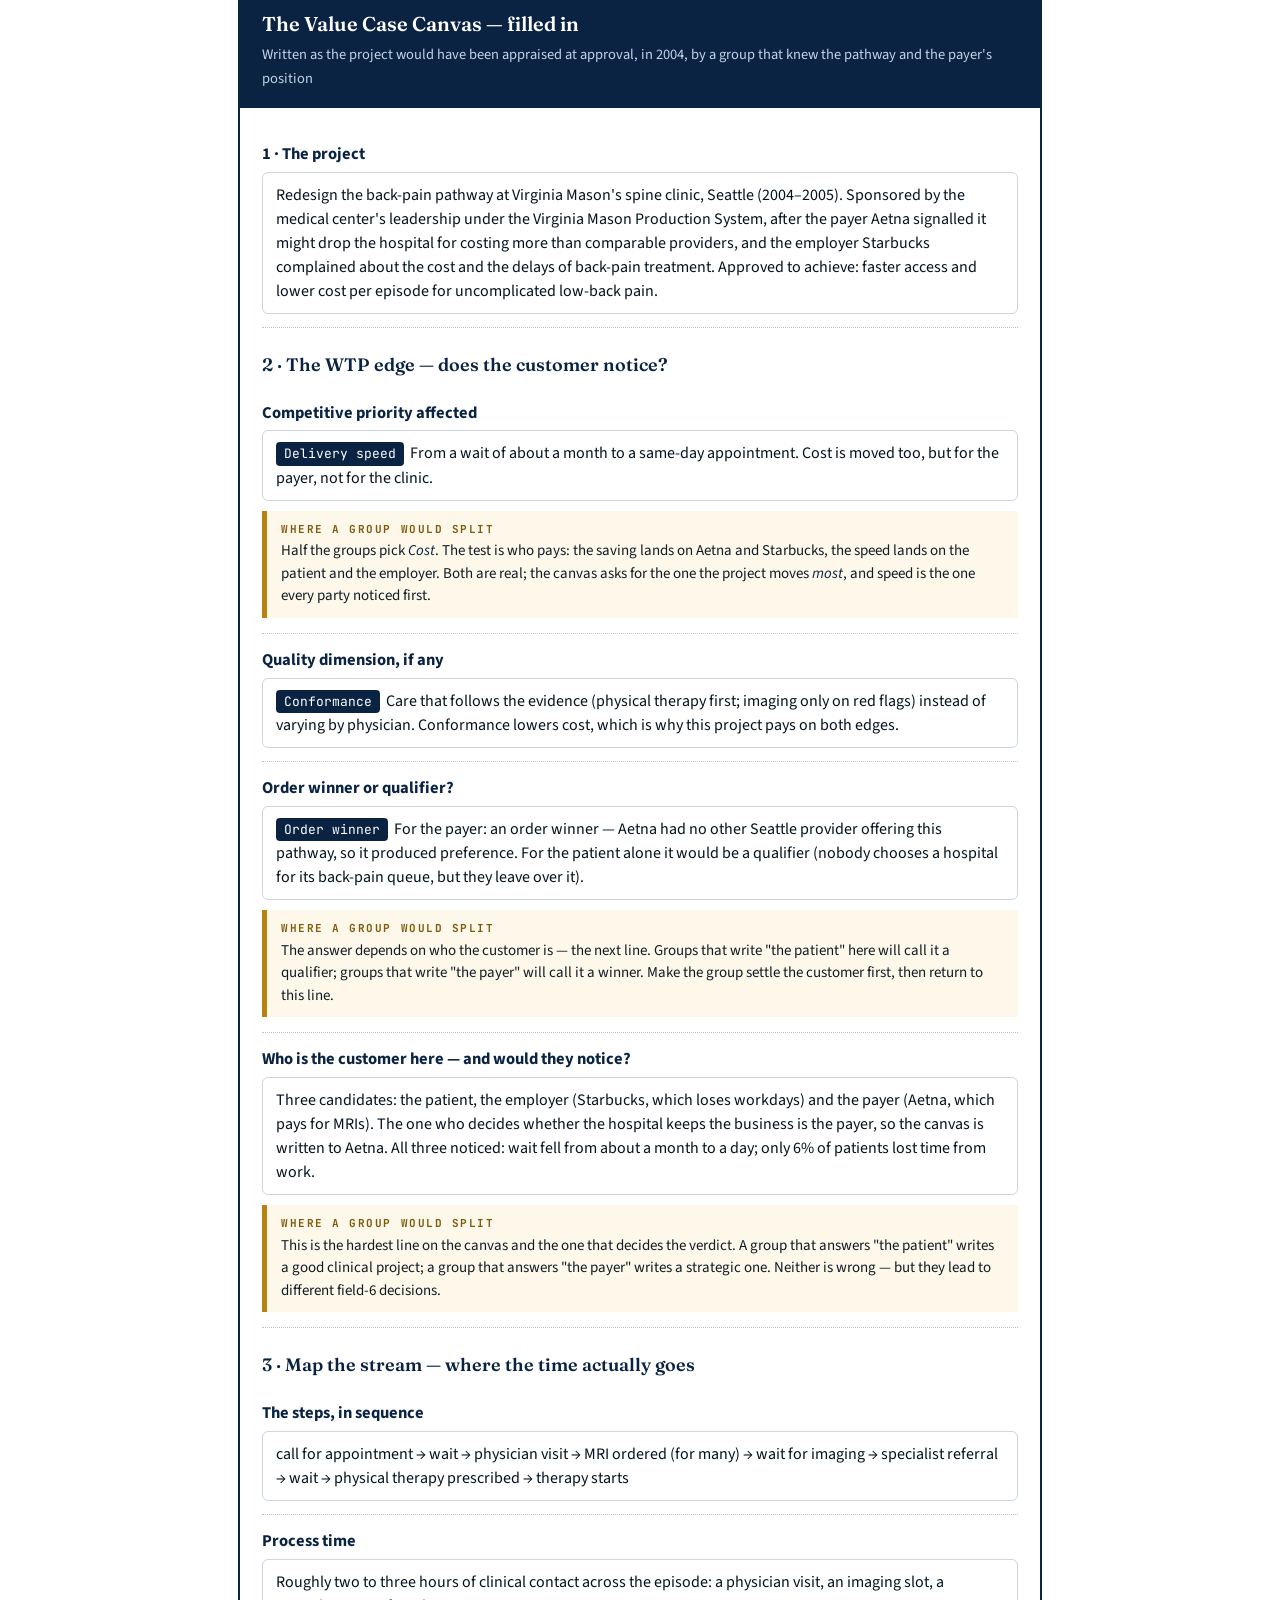
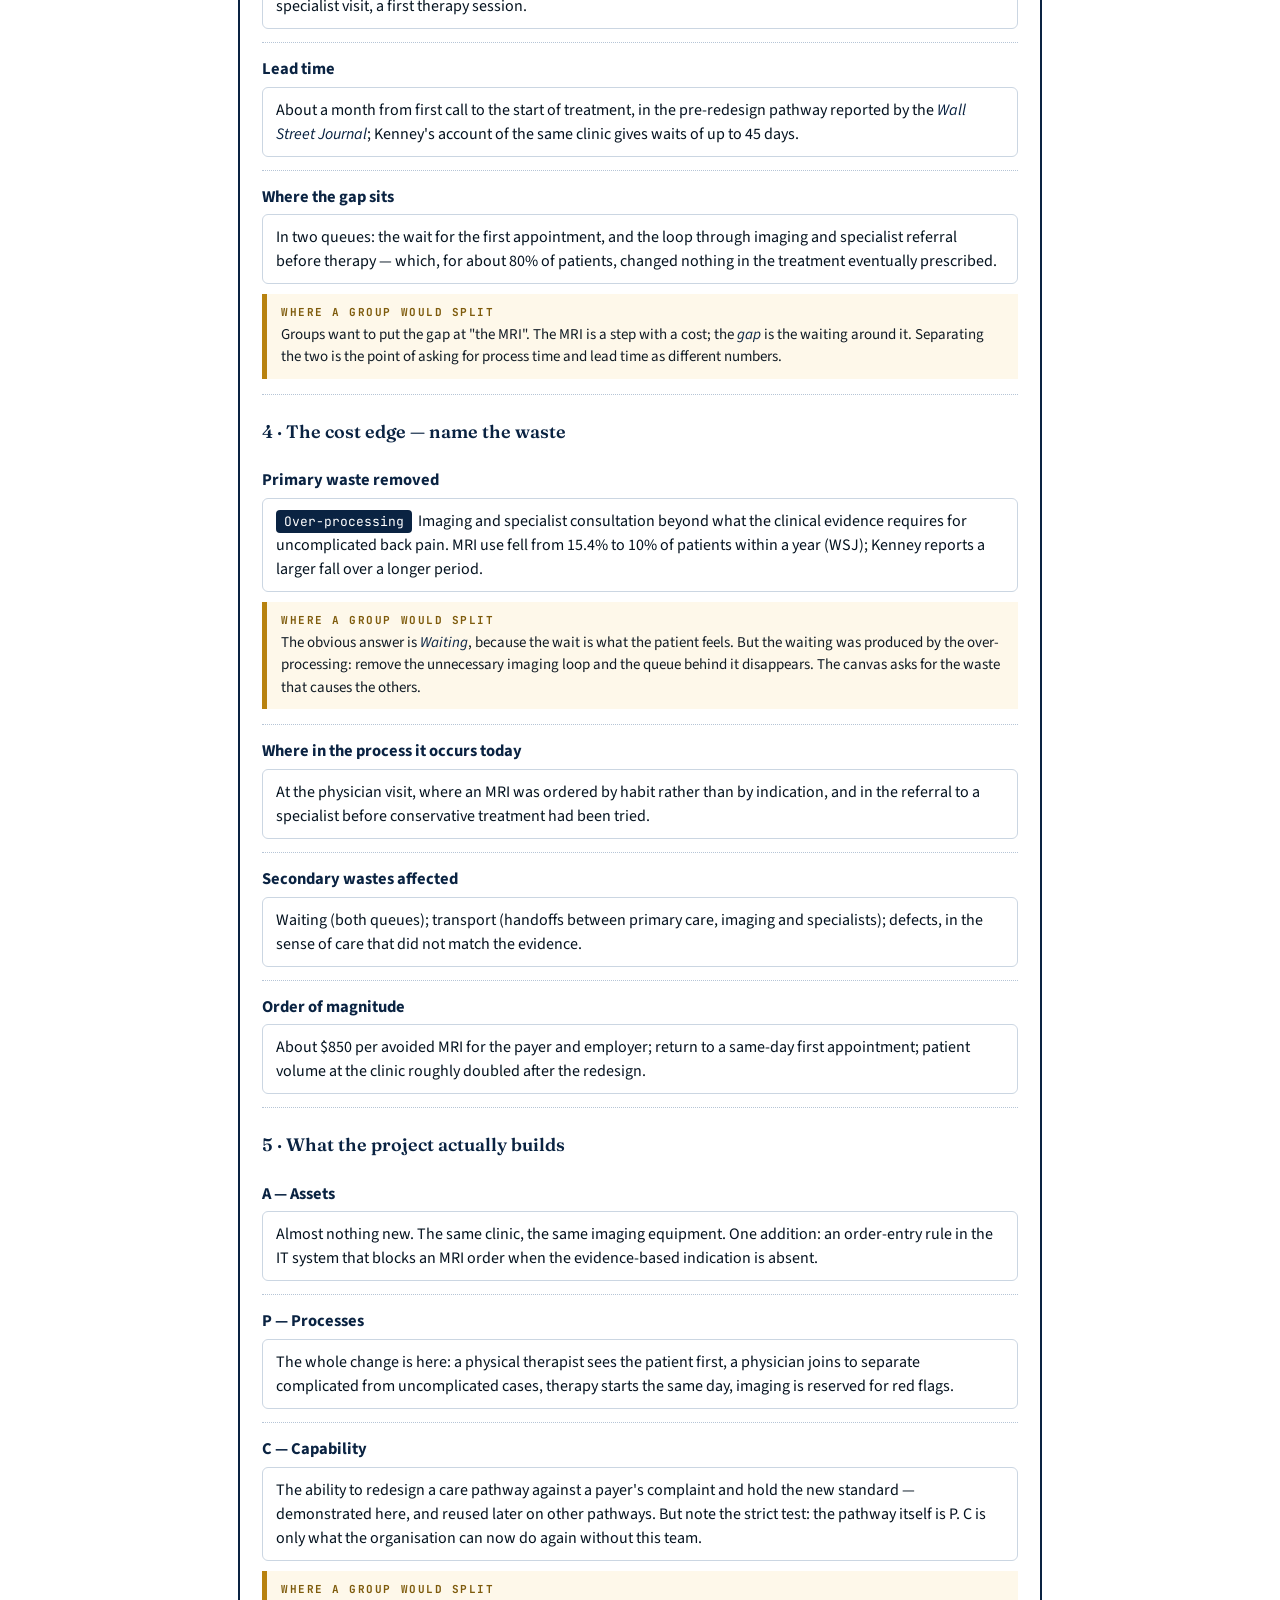
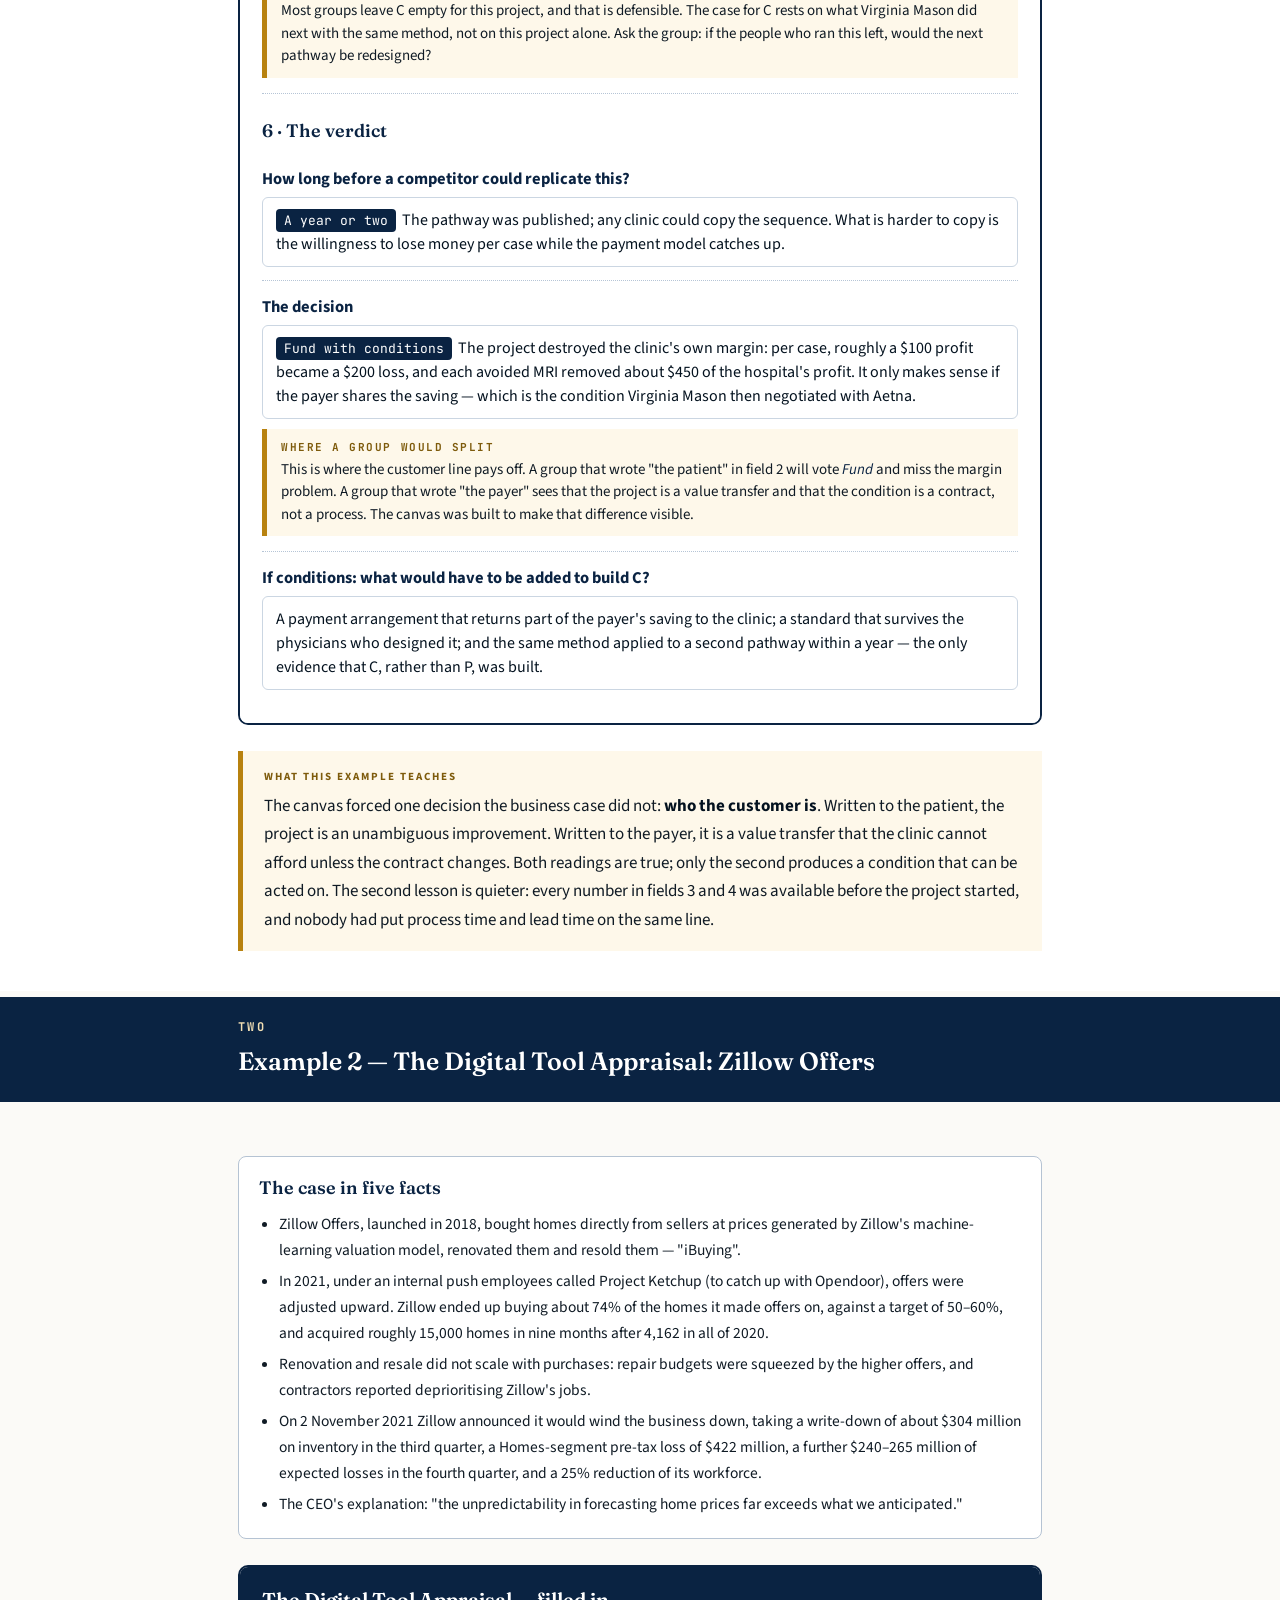
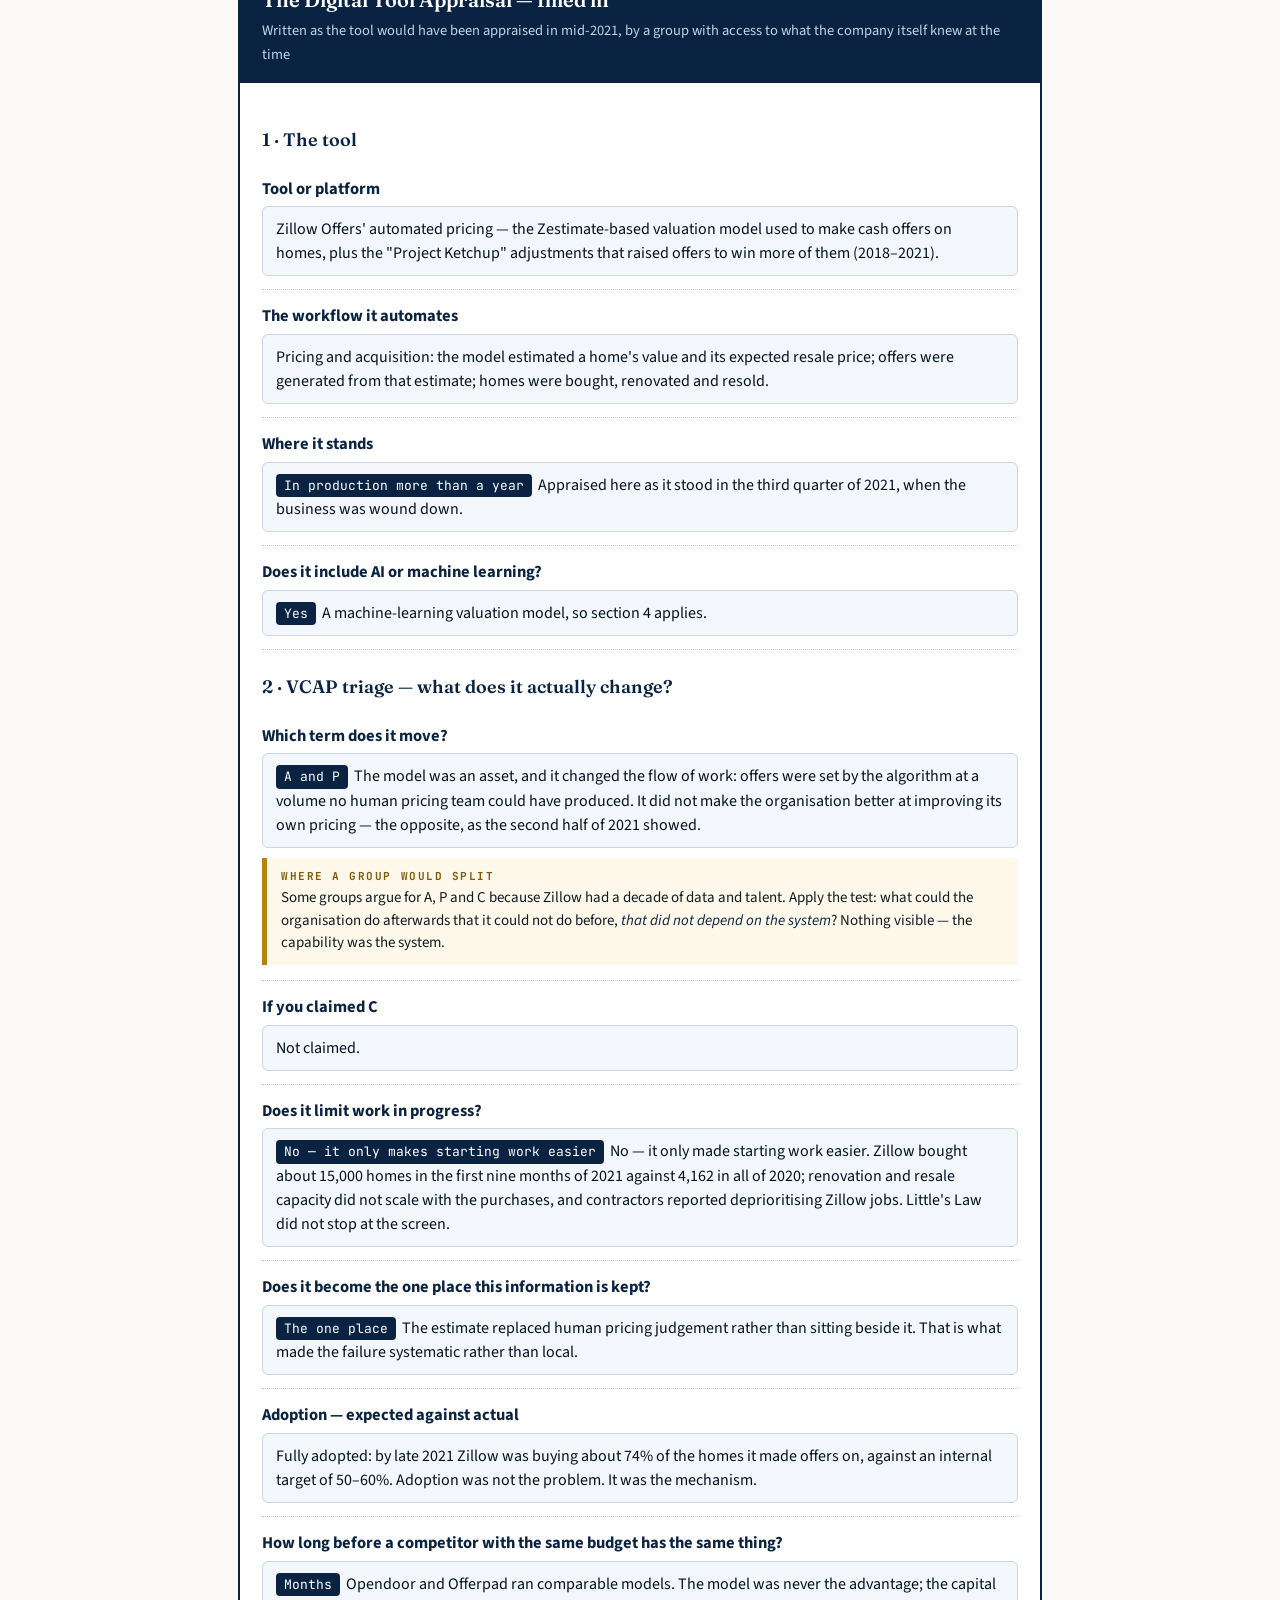
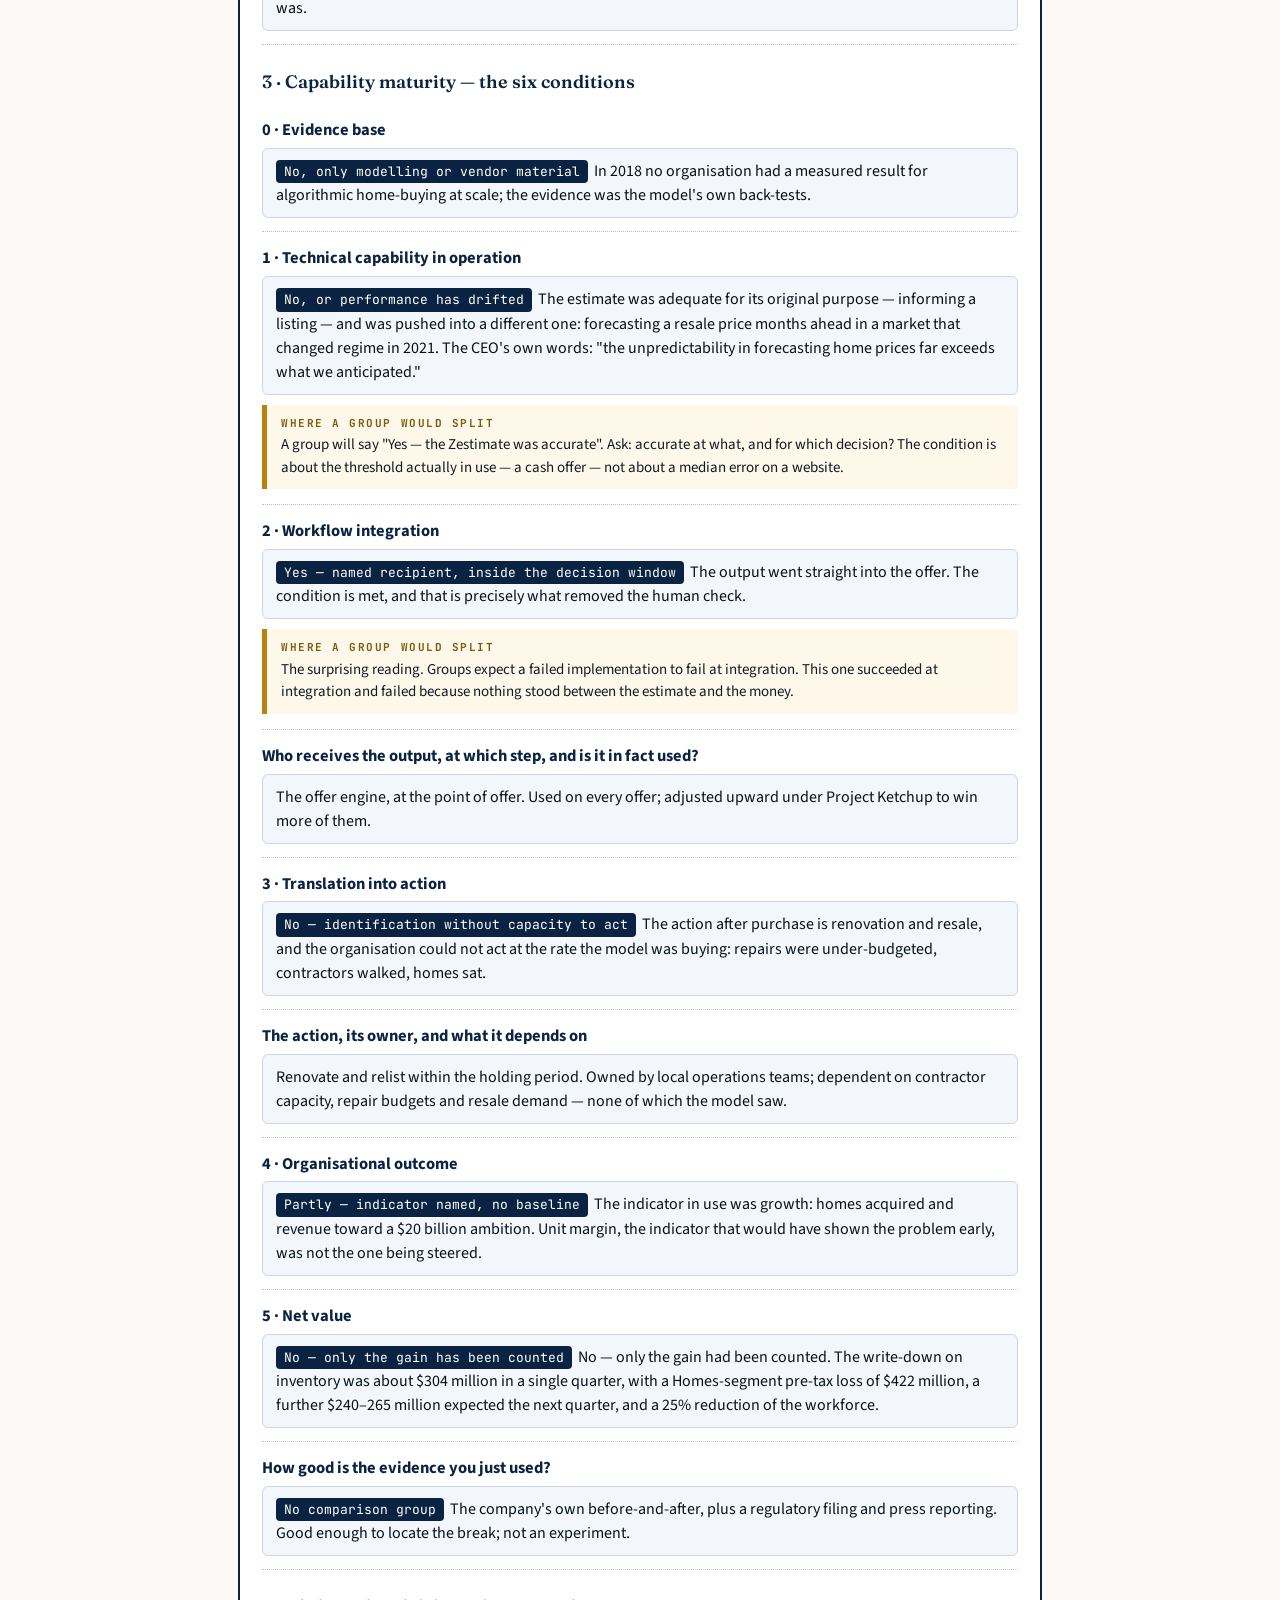
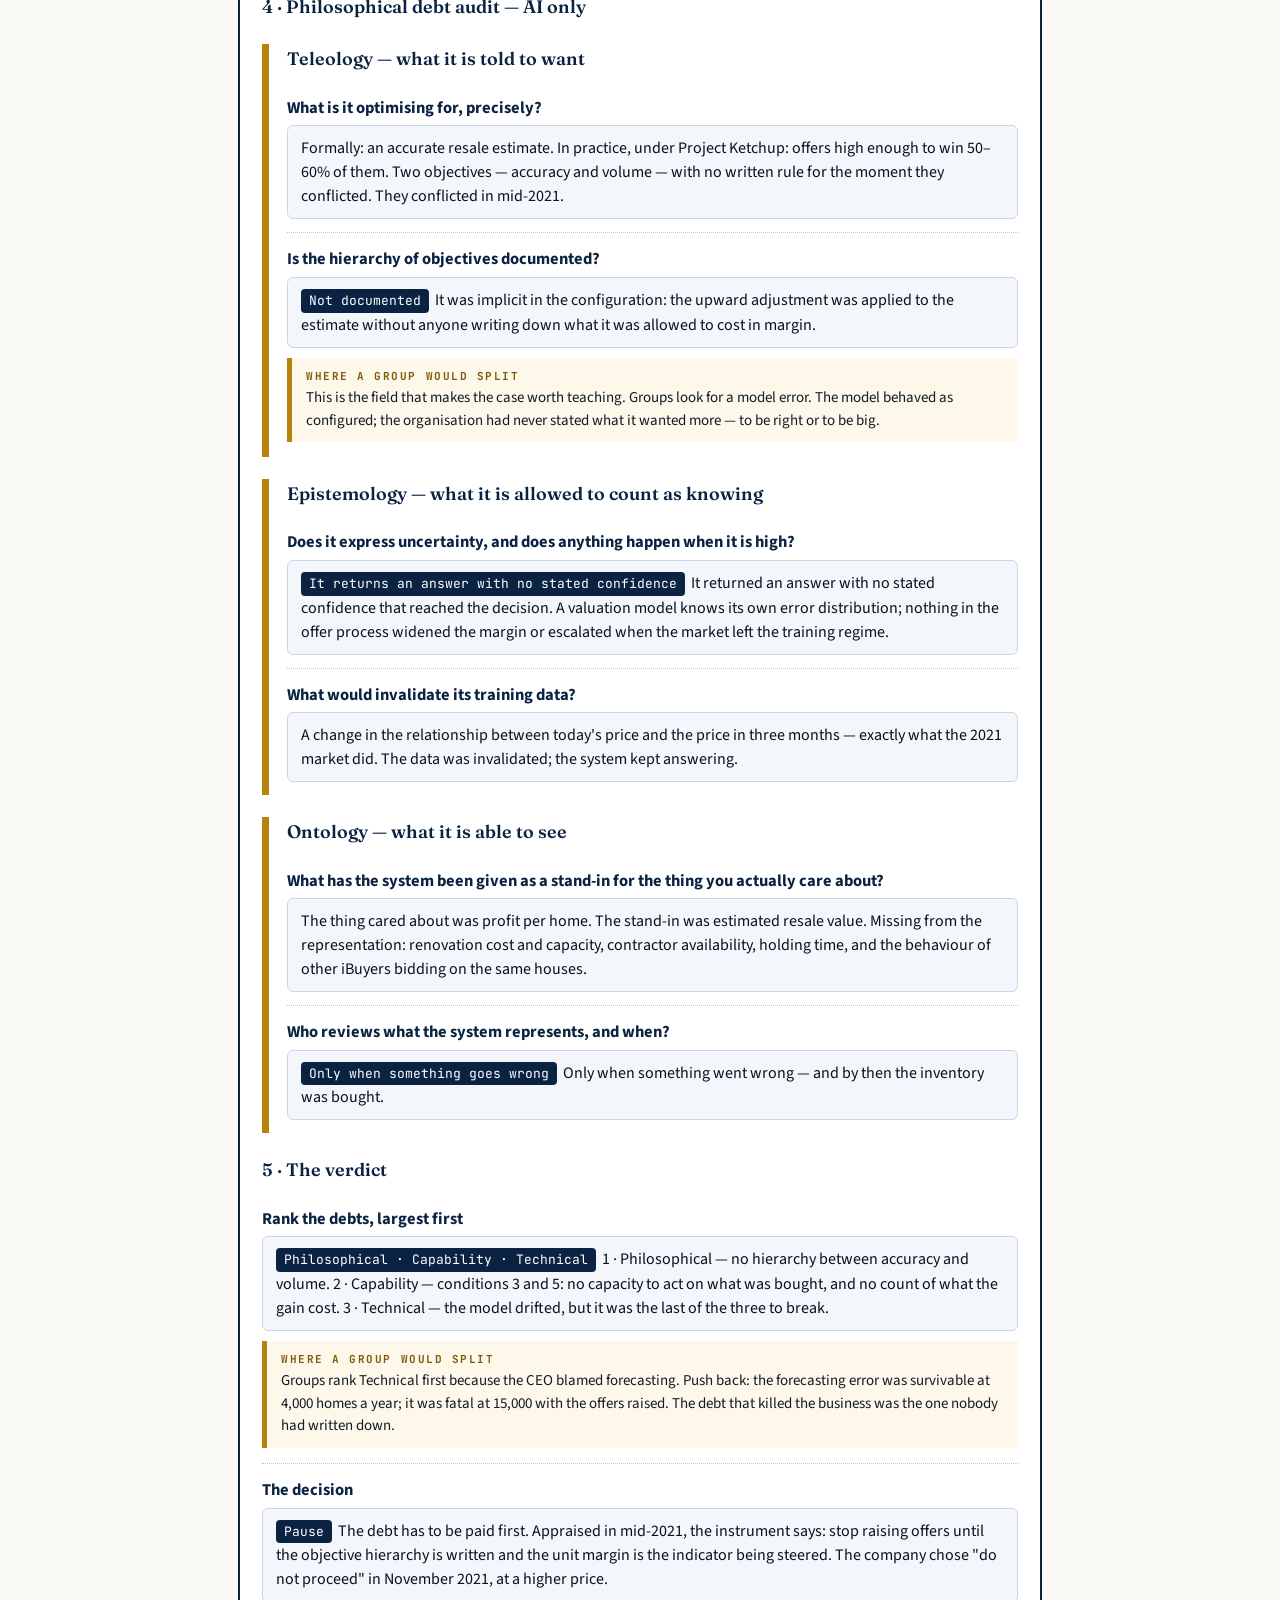
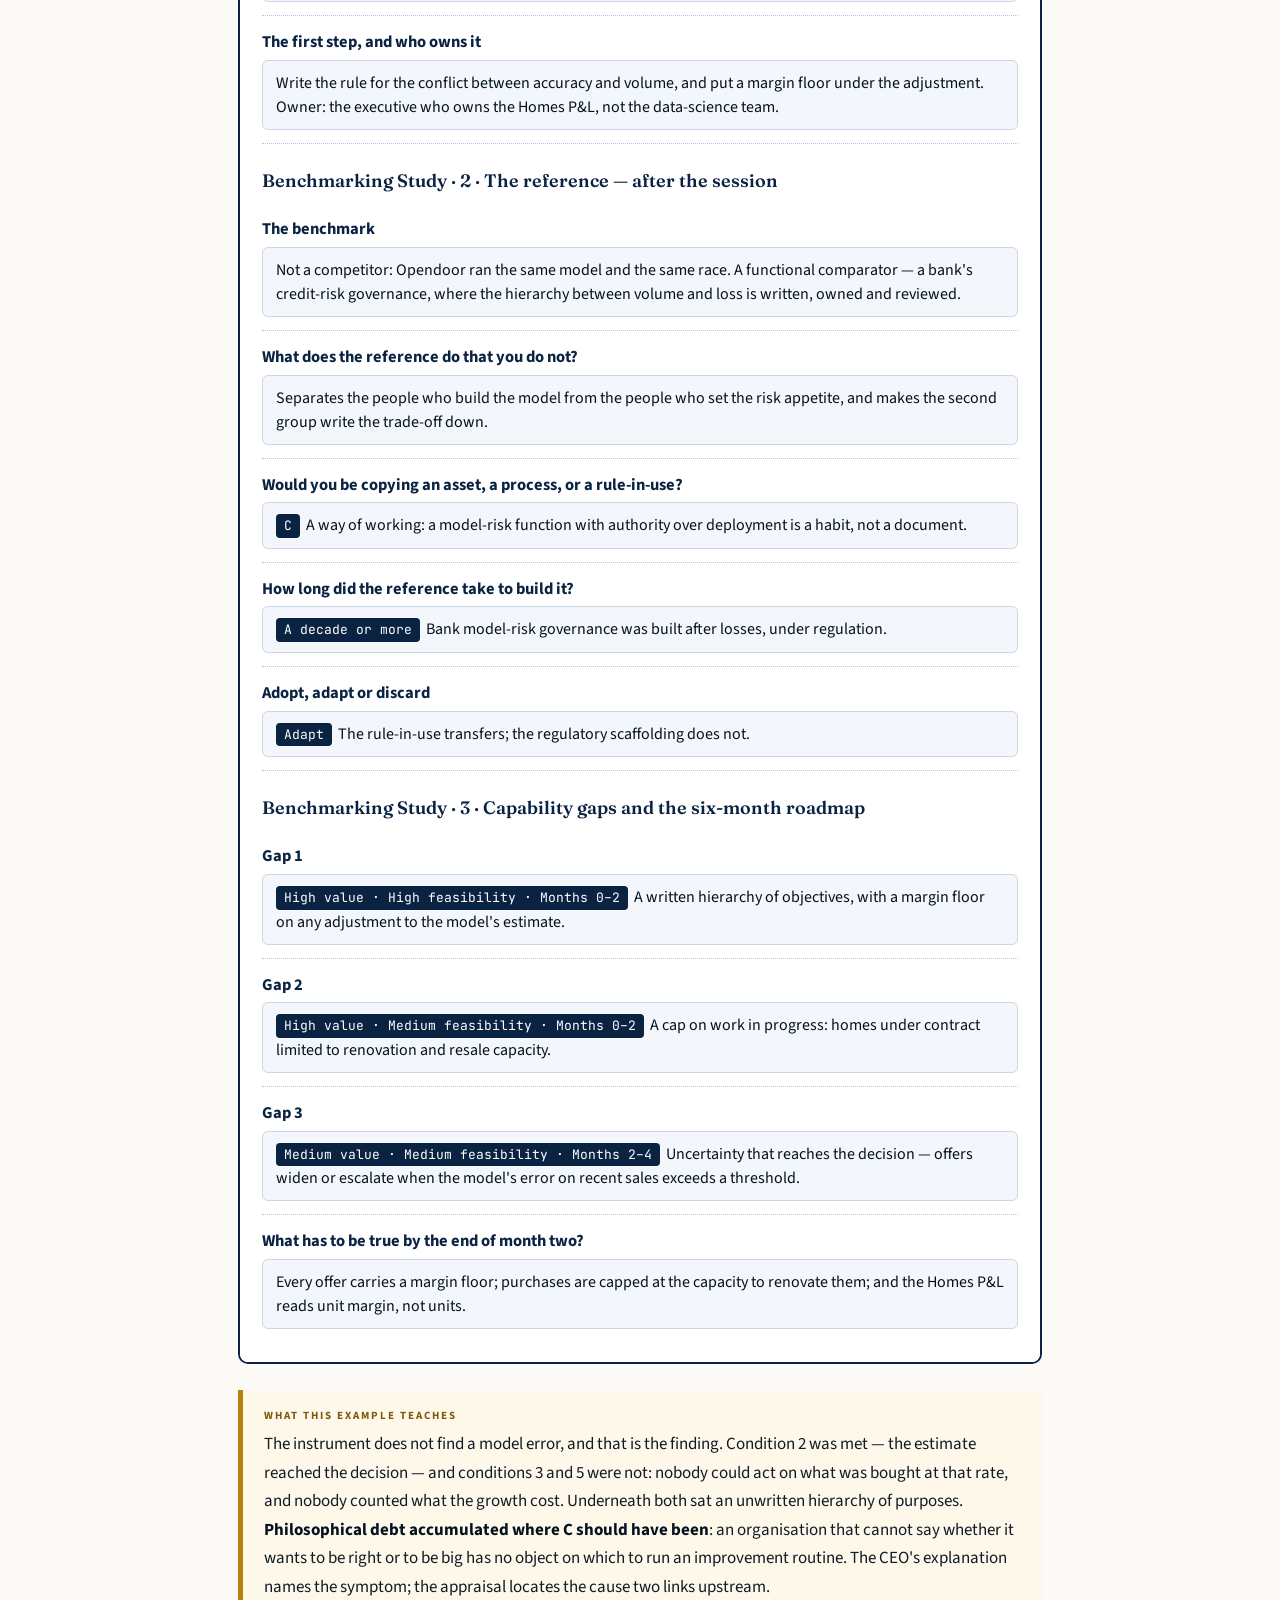
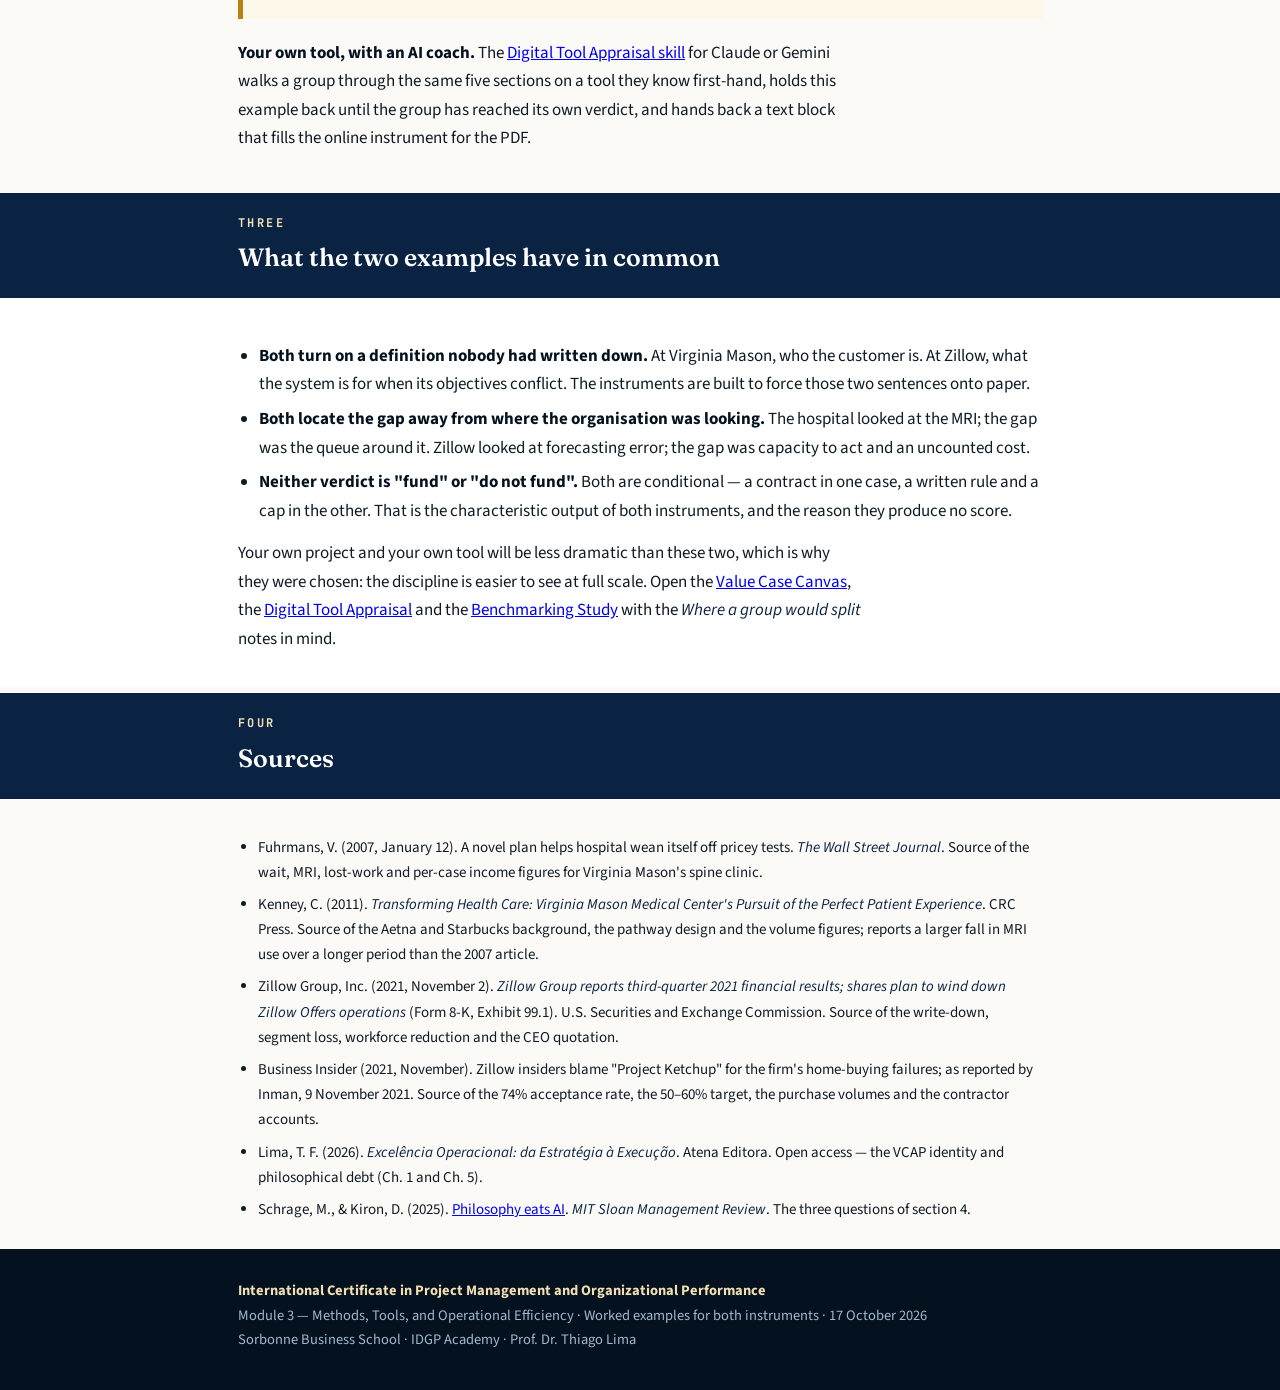
<file: worked-examples.html>
<!DOCTYPE html>
<html lang="en">
<head>
<meta charset="UTF-8">
<meta name="viewport" content="width=device-width, initial-scale=1.0">
<title>Worked Examples — The Value Case Canvas and the Digital Tool Appraisal</title>
<!-- share -->
<meta name="description" content="Both instruments filled in on well-documented cases: Virginia Mason's spine clinic on the Value Case Canvas, Zillow Offers on the Digital Tool Appraisal — with the places where a group would disagree.">
<meta property="og:type" content="website">
<meta property="og:site_name" content="IAE Paris — Sorbonne Business School · IDGP Academy">
<meta property="og:title" content="Worked Examples — The Value Case Canvas and the Digital Tool Appraisal">
<meta property="og:description" content="Both instruments filled in on well-documented cases: Virginia Mason's spine clinic on the Value Case Canvas, Zillow Offers on the Digital Tool Appraisal — with the places where a group would disagree.">
<meta property="og:url" content="https://tflsixsigma-png.github.io/lean-six-sigma-digital-tools-benchmarking/worked-examples.html">
<meta property="og:image" content="https://tflsixsigma-png.github.io/lean-six-sigma-digital-tools-benchmarking/img/share-card.png">
<meta property="og:image:width" content="1200">
<meta property="og:image:height" content="630">
<meta name="twitter:card" content="summary_large_image">
<!-- /share -->
<link rel="preconnect" href="https://fonts.googleapis.com">
<link href="https://fonts.googleapis.com/css2?family=Fraunces:opsz,wght@9..144,400;9..144,600&family=Source+Sans+3:ital,wght@0,400;0,600;0,700;1,400&family=JetBrains+Mono:wght@400;700&display=swap" rel="stylesheet">
<style>
:root{--navy:#0A2342;--ink:#04121F;--gold:#B8820F;--gold-soft:#F2DFB4;--paper:#FBFAF7;--card:#FFFFFF;--body:#101B25;--line:#B5C3D3;--line-soft:#DFE6EE}
*{box-sizing:border-box;margin:0;padding:0}
body{font-family:'Source Sans 3',system-ui,sans-serif;background:var(--paper);color:var(--body);line-height:1.68;font-size:17px}
.wrap{max-width:860px;margin:0 auto;padding:0 28px}
p{margin-bottom:14px;max-width:78ch}
strong{color:var(--ink);font-weight:700}
em{color:var(--navy)}

.cover{background:var(--ink);color:#F3F7FB;padding:56px 0 44px;border-bottom:6px solid var(--gold)}
.eyebrow{font-size:11.5px;letter-spacing:.24em;text-transform:uppercase;color:var(--gold-soft);font-weight:700;margin-bottom:15px}
.cover h1{font-family:'Fraunces',serif;font-weight:600;font-size:clamp(29px,4.4vw,42px);line-height:1.12;max-width:20ch;margin-bottom:15px}
.cover .sub{font-size:18px;color:#C6D4E4;max-width:62ch}
.back{display:inline-block;margin-top:24px;font-size:15.5px;color:var(--gold-soft);text-decoration:none;border-bottom:1px solid rgba(242,223,180,.45);padding-bottom:2px}
.back:hover{color:#fff;border-bottom-color:#fff}

.partbar{background:var(--navy);color:#fff;padding:20px 0;margin-top:6px}
.partbar .n{font-family:'JetBrains Mono',monospace;font-size:12px;letter-spacing:.2em;color:var(--gold-soft);font-weight:700}
.partbar h2{font-family:'Fraunces',serif;font-size:25px;font-weight:600;margin-top:3px}
section{padding:36px 0 20px}
section:nth-of-type(even){background:var(--card)}
h3{font-family:'Fraunces',serif;color:var(--navy);font-size:21px;font-weight:600;margin:26px 0 10px}
h3:first-child{margin-top:0}
h4{font-family:'Fraunces',serif;color:var(--navy);font-size:18px;font-weight:600;margin:22px 0 7px}
.lead{font-size:18.5px;color:var(--ink);max-width:70ch;margin-bottom:16px}

table{width:100%;border-collapse:collapse;margin:18px 0;font-size:15.5px;background:var(--card);border:1px solid var(--line)}
section:nth-of-type(even) table{background:var(--paper)}
th{background:var(--navy);color:#fff;text-align:left;padding:9px 13px;font-size:13.5px;font-weight:700}
td{padding:9px 13px;border-bottom:1px solid var(--line-soft);vertical-align:top}
tr:last-child td{border-bottom:none}
td.k{font-weight:700;color:var(--navy);white-space:nowrap}

.sixchain{display:grid;grid-template-columns:repeat(6,1fr);gap:7px;margin:22px 0 14px}
.sixchain .st{background:var(--navy);color:#fff;border-radius:7px;padding:13px 11px;border-top:5px solid #8BA4C0}
.sixchain .st.cap{background:var(--ink);border-top-color:var(--gold)}
.sixchain .st .n{font-family:'JetBrains Mono',monospace;font-size:12px;color:var(--gold-soft);font-weight:700;display:block}
.sixchain .st .t{font-family:'Fraunces',serif;font-size:15.5px;line-height:1.18;display:block;margin-top:4px;color:#fff}
.sixchain .st .r{font-size:11.5px;color:#C3D2E4;display:block;margin-top:7px;font-family:'JetBrains Mono',monospace;text-transform:uppercase;letter-spacing:.05em}
@media(max-width:820px){.sixchain{grid-template-columns:repeat(2,1fr)}}
.after{margin:30px 0 8px;padding:16px 20px;border-top:3px solid var(--gold);border-bottom:1px solid var(--line);background:#FEF8EA}
.after b{font-family:'Fraunces',serif;font-size:19px;color:var(--navy);font-weight:600;display:block}
.after span{display:block;font-size:15px;color:#4A5B70;margin-top:4px;line-height:1.5}
.grid3{display:grid;grid-template-columns:repeat(3,1fr);gap:10px}
@media(max-width:700px){.grid3{grid-template-columns:1fr}}
.note{border-left:5px solid var(--gold);background:#FEF8EA;padding:17px 21px;margin:20px 0}
.note .lbl{font-size:11px;letter-spacing:.18em;text-transform:uppercase;font-weight:700;color:#7E5B0C;display:block;margin-bottom:5px}
.eq{background:var(--ink);color:#fff;border-radius:9px;padding:22px;margin:20px 0;text-align:center}
.eq .f{font-family:'Fraunces',serif;font-size:27px;line-height:1.25}
.eq .c{font-size:13.5px;color:#A8BBD1;margin-top:8px;font-family:'JetBrains Mono',monospace}
ul.tight{margin:8px 0 14px 21px}
ul.tight li{margin-bottom:6px}

/* instrument */
.inst{border:2px solid var(--navy);border-radius:10px;overflow:hidden;margin:26px 0}
.inst .ih{background:var(--navy);color:#fff;padding:16px 22px}
.inst .ih b{font-family:'Fraunces',serif;font-size:20px;font-weight:600}
.inst .ih span{display:block;font-size:14.5px;color:#C2D3E6;margin-top:2px}
.inst .ib{padding:20px 22px;background:var(--card)}
.block{background:#F3F6FA;border:1px dashed #94A9C2;border-radius:7px;padding:16px 18px;margin:16px 0}
.field{padding:13px 0;border-bottom:1px dotted #B6C5D6}
.field:last-child{border-bottom:none}
.field label{display:block;font-weight:700;color:var(--navy);font-size:16.5px;margin-bottom:3px}
.field .hint{font-size:14.5px;color:#4A5B70;margin-bottom:8px;line-height:1.45}
.field input[type=text],.field select,.field textarea{
  font-family:'Source Sans 3',sans-serif;font-size:16px;width:100%;
  padding:10px 12px;border:2px solid #B5C3D3;border-radius:6px;background:#FFFFFF;color:var(--ink)
}
.field textarea{min-height:62px;resize:vertical;line-height:1.5}
.field input:focus,.field select:focus,.field textarea:focus{outline:3px solid var(--gold);outline-offset:1px;border-color:var(--navy)}
.pillar{border-left:7px solid var(--gold);padding-left:18px;margin:22px 0 6px}
.pillar h4{margin-top:0}
.pillar .map{font-size:15px;color:#4A5B70;margin-bottom:4px}
#ai-layer[hidden]{display:none}
.gate{background:#EAF1F8;border:1px solid #A9BFD8;border-radius:8px;padding:16px 20px;margin:18px 0;font-size:16px}

.readout{background:#EEF3F9;border:2px solid var(--navy);border-radius:8px;padding:20px 22px;margin:20px 0}
.readout h4{margin-top:0}
.readout ul{margin:8px 0 0 20px;font-size:16px}
.readout li{margin-bottom:7px}
.readout .none{color:#4A5B70;font-size:16px}

.exportbar{background:var(--ink);border-radius:0 0 8px 8px;padding:22px 24px;margin-top:4px}
.exportbar .field{border-bottom:none;padding-top:0}
.exportbar .field label{color:var(--gold-soft)}
.btnrow{display:flex;gap:12px;flex-wrap:wrap;margin-top:6px}
.btnrow button{font-family:'Source Sans 3',sans-serif;font-size:16px;font-weight:700;cursor:pointer;padding:12px 22px;border-radius:6px;border:2px solid var(--gold)}
.btnrow button.primary{background:var(--gold);color:var(--ink)}
.btnrow button.ghost{background:transparent;color:var(--gold-soft)}
.btnrow button:hover{background:#D9A32E;color:var(--ink)}
.btnrow button:focus{outline:3px solid #FFFFFF;outline-offset:2px}
.savenote{font-size:14.5px;color:#9FB3C9;margin:12px 0 0;max-width:none}

.refs li{margin:0 0 7px 20px;font-size:15px}
footer{background:var(--ink);color:#A3B7CD;padding:30px 0 38px;font-size:14.5px}
footer b{color:var(--gold-soft)}
@media print{.exportbar{display:none}.field input,.field select,.field textarea{border:1px solid #777}#ai-layer[hidden]{display:block}}

/* worked examples */
.ans{background:#F3F6FA;border:1px solid #CBD6E2;border-radius:6px;padding:10px 13px;font-size:16px;line-height:1.5;color:var(--ink)}
.ans .pick{display:inline-block;font-family:'JetBrains Mono',monospace;font-size:13px;background:var(--navy);color:#fff;border-radius:4px;padding:2px 8px;margin-right:6px}
.split{border-left:5px solid var(--gold);background:#FEF8EA;padding:10px 14px;margin:10px 0 2px;font-size:15px;line-height:1.5}
.split b{font-family:'JetBrains Mono',monospace;font-size:11px;letter-spacing:.14em;text-transform:uppercase;color:#7E5B0C;display:block;margin-bottom:3px}
.facts{background:var(--card);border:1px solid var(--line);border-radius:8px;padding:16px 20px;margin:18px 0}
.facts h4{margin-top:0}
.facts ul{margin:6px 0 0 20px;font-size:15.5px}
.facts li{margin-bottom:5px}
section:nth-of-type(even) .facts{background:var(--paper)}
section:nth-of-type(even) .ans{background:#fff}
</style>
</head>
<body>

<header class="cover">
  <div class="wrap">
    <div class="eyebrow">IAE Paris — Sorbonne Business School · IDGP Academy · Module 3</div>
    <h1>Worked Examples</h1>
    <p class="sub">Both instruments filled in on well-documented cases — a hospital pathway on the Value Case Canvas, an algorithmic home-buying business on the Digital Tool Appraisal — with the lines where a group would disagree marked, because the disagreement is what the instruments are for.</p>
    <a class="back" href="index.html">← Back to the 17 October material</a>
  </div>
</header>

<section>
  <div class="wrap">
    <p class="lead">A filled-in canvas is not an answer key. The two cases below were chosen from sectors most participants do not work in, so that nothing here can be copied into your own project — only the way of answering can.</p>
    <p>Each field shows one defensible answer and, where it matters, the alternative a group typically argues for. Read the <em>Where a group would split</em> notes before your own session: they are the places where fifteen minutes of disagreement does the most work. Figures come from public sources listed at the end; where sources differ, both are given.</p>
    <div class="grid2">
      <div class="card"><h4>Example 1 · The Value Case Canvas</h4><p style="margin-bottom:0">Virginia Mason Medical Center, Seattle, 2004–2005: redesigning the back-pain pathway after a payer threatened to leave. A project that moved both edges of value — and lost the clinic money.</p></div>
      <div class="card"><h4>Example 2 · The Digital Tool Appraisal</h4><p style="margin-bottom:0">Zillow Offers, 2018–2021: a machine-learning valuation model that bought houses. An implementation that passed workflow integration and failed everywhere else — for reasons that were never technical.</p></div>
    </div>
  </div>
</section>

<!-- 1 -->
<div class="partbar" id="one"><div class="wrap"><div class="n">ONE</div><h2>Example 1 — The Value Case Canvas: Virginia Mason's spine clinic</h2></div></div>
<section>
  <div class="wrap">
    <div class="facts">
      <h4>The case in five facts</h4>
      <ul>
        <li>In the mid-2000s the insurer Aetna told Virginia Mason it cost more than comparable Seattle providers for the same quality, and Starbucks — an Aetna client — complained about the cost and delay of treating employees' back pain.</li>
        <li>Before the redesign a patient with uncomplicated low-back pain waited about a month for an appointment, often had an MRI, and was passed between specialists before physical therapy was prescribed.</li>
        <li>The redesigned pathway puts a physical therapist first, a physician alongside to separate complicated cases, and starts therapy the same day; imaging is reserved for clinical red flags, and the order-entry system blocks an MRI without indication.</li>
        <li>Within a year MRI use fell from 15.4% to 10% of patients, waits fell to a day, and only 6% of patients lost time from work. Each avoided MRI saved the payer and employer about $850.</li>
        <li>The clinic's own income per case went from a profit of about $100 to a loss of about $200, because it was paid for procedures it no longer performed. Virginia Mason then negotiated with Aetna to share the saving; patient volume roughly doubled.</li>
      </ul>
    </div>
    <div class="inst">
      <div class="ih"><b>The Value Case Canvas — filled in</b><span>Written as the project would have been appraised at approval, in 2004, by a group that knew the pathway and the payer's position</span></div>
      <div class="ib">
<div class="field"><label>1 · The project</label><div class="ans">Redesign the back-pain pathway at Virginia Mason's spine clinic, Seattle (2004–2005). Sponsored by the medical center's leadership under the Virginia Mason Production System, after the payer Aetna signalled it might drop the hospital for costing more than comparable providers, and the employer Starbucks complained about the cost and the delays of back-pain treatment. Approved to achieve: faster access and lower cost per episode for uncomplicated low-back pain.</div></div>
<h4>2 · The WTP edge — does the customer notice?</h4><div class="field"><label>Competitive priority affected</label><div class="ans"><span class="pick">Delivery speed</span>From a wait of about a month to a same-day appointment. Cost is moved too, but for the payer, not for the clinic.</div><div class="split"><b>Where a group would split</b>Half the groups pick <em>Cost</em>. The test is who pays: the saving lands on Aetna and Starbucks, the speed lands on the patient and the employer. Both are real; the canvas asks for the one the project moves <em>most</em>, and speed is the one every party noticed first.</div></div>
<div class="field"><label>Quality dimension, if any</label><div class="ans"><span class="pick">Conformance</span>Care that follows the evidence (physical therapy first; imaging only on red flags) instead of varying by physician. Conformance lowers cost, which is why this project pays on both edges.</div></div>
<div class="field"><label>Order winner or qualifier?</label><div class="ans"><span class="pick">Order winner</span>For the payer: an order winner — Aetna had no other Seattle provider offering this pathway, so it produced preference. For the patient alone it would be a qualifier (nobody chooses a hospital for its back-pain queue, but they leave over it).</div><div class="split"><b>Where a group would split</b>The answer depends on who the customer is — the next line. Groups that write "the patient" here will call it a qualifier; groups that write "the payer" will call it a winner. Make the group settle the customer first, then return to this line.</div></div>
<div class="field"><label>Who is the customer here — and would they notice?</label><div class="ans">Three candidates: the patient, the employer (Starbucks, which loses workdays) and the payer (Aetna, which pays for MRIs). The one who decides whether the hospital keeps the business is the payer, so the canvas is written to Aetna. All three noticed: wait fell from about a month to a day; only 6% of patients lost time from work.</div><div class="split"><b>Where a group would split</b>This is the hardest line on the canvas and the one that decides the verdict. A group that answers "the patient" writes a good clinical project; a group that answers "the payer" writes a strategic one. Neither is wrong — but they lead to different field-6 decisions.</div></div>
<h4>3 · Map the stream — where the time actually goes</h4><div class="field"><label>The steps, in sequence</label><div class="ans">call for appointment → wait → physician visit → MRI ordered (for many) → wait for imaging → specialist referral → wait → physical therapy prescribed → therapy starts</div></div>
<div class="field"><label>Process time</label><div class="ans">Roughly two to three hours of clinical contact across the episode: a physician visit, an imaging slot, a specialist visit, a first therapy session.</div></div>
<div class="field"><label>Lead time</label><div class="ans">About a month from first call to the start of treatment, in the pre-redesign pathway reported by the <em>Wall Street Journal</em>; Kenney's account of the same clinic gives waits of up to 45 days.</div></div>
<div class="field"><label>Where the gap sits</label><div class="ans">In two queues: the wait for the first appointment, and the loop through imaging and specialist referral before therapy — which, for about 80% of patients, changed nothing in the treatment eventually prescribed.</div><div class="split"><b>Where a group would split</b>Groups want to put the gap at "the MRI". The MRI is a step with a cost; the <em>gap</em> is the waiting around it. Separating the two is the point of asking for process time and lead time as different numbers.</div></div>
<h4>4 · The cost edge — name the waste</h4><div class="field"><label>Primary waste removed</label><div class="ans"><span class="pick">Over-processing</span>Imaging and specialist consultation beyond what the clinical evidence requires for uncomplicated back pain. MRI use fell from 15.4% to 10% of patients within a year (WSJ); Kenney reports a larger fall over a longer period.</div><div class="split"><b>Where a group would split</b>The obvious answer is <em>Waiting</em>, because the wait is what the patient feels. But the waiting was produced by the over-processing: remove the unnecessary imaging loop and the queue behind it disappears. The canvas asks for the waste that causes the others.</div></div>
<div class="field"><label>Where in the process it occurs today</label><div class="ans">At the physician visit, where an MRI was ordered by habit rather than by indication, and in the referral to a specialist before conservative treatment had been tried.</div></div>
<div class="field"><label>Secondary wastes affected</label><div class="ans">Waiting (both queues); transport (handoffs between primary care, imaging and specialists); defects, in the sense of care that did not match the evidence.</div></div>
<div class="field"><label>Order of magnitude</label><div class="ans">About $850 per avoided MRI for the payer and employer; return to a same-day first appointment; patient volume at the clinic roughly doubled after the redesign.</div></div>
<h4>5 · What the project actually builds</h4><div class="field"><label>A — Assets</label><div class="ans">Almost nothing new. The same clinic, the same imaging equipment. One addition: an order-entry rule in the IT system that blocks an MRI order when the evidence-based indication is absent.</div></div>
<div class="field"><label>P — Processes</label><div class="ans">The whole change is here: a physical therapist sees the patient first, a physician joins to separate complicated from uncomplicated cases, therapy starts the same day, imaging is reserved for red flags.</div></div>
<div class="field"><label>C — Capability</label><div class="ans">The ability to redesign a care pathway against a payer's complaint and hold the new standard — demonstrated here, and reused later on other pathways. But note the strict test: the pathway itself is P. C is only what the organisation can now do again without this team.</div><div class="split"><b>Where a group would split</b>Most groups leave C empty for this project, and that is defensible. The case for C rests on what Virginia Mason did next with the same method, not on this project alone. Ask the group: if the people who ran this left, would the next pathway be redesigned?</div></div>
<h4>6 · The verdict</h4><div class="field"><label>How long before a competitor could replicate this?</label><div class="ans"><span class="pick">A year or two</span>The pathway was published; any clinic could copy the sequence. What is harder to copy is the willingness to lose money per case while the payment model catches up.</div></div>
<div class="field"><label>The decision</label><div class="ans"><span class="pick">Fund with conditions</span>The project destroyed the clinic's own margin: per case, roughly a $100 profit became a $200 loss, and each avoided MRI removed about $450 of the hospital's profit. It only makes sense if the payer shares the saving — which is the condition Virginia Mason then negotiated with Aetna.</div><div class="split"><b>Where a group would split</b>This is where the customer line pays off. A group that wrote "the patient" in field 2 will vote <em>Fund</em> and miss the margin problem. A group that wrote "the payer" sees that the project is a value transfer and that the condition is a contract, not a process. The canvas was built to make that difference visible.</div></div>
<div class="field"><label>If conditions: what would have to be added to build C?</label><div class="ans">A payment arrangement that returns part of the payer's saving to the clinic; a standard that survives the physicians who designed it; and the same method applied to a second pathway within a year — the only evidence that C, rather than P, was built.</div></div>

      </div>
    </div>
    <div class="note">
      <span class="lbl">What this example teaches</span>
      The canvas forced one decision the business case did not: <strong>who the customer is</strong>. Written to the patient, the project is an unambiguous improvement. Written to the payer, it is a value transfer that the clinic cannot afford unless the contract changes. Both readings are true; only the second produces a condition that can be acted on. The second lesson is quieter: every number in fields 3 and 4 was available before the project started, and nobody had put process time and lead time on the same line.
    </div>
  </div>
</section>

<!-- 2 -->
<div class="partbar" id="two"><div class="wrap"><div class="n">TWO</div><h2>Example 2 — The Digital Tool Appraisal: Zillow Offers</h2></div></div>
<section>
  <div class="wrap">
    <div class="facts">
      <h4>The case in five facts</h4>
      <ul>
        <li>Zillow Offers, launched in 2018, bought homes directly from sellers at prices generated by Zillow's machine-learning valuation model, renovated them and resold them — "iBuying".</li>
        <li>In 2021, under an internal push employees called Project Ketchup (to catch up with Opendoor), offers were adjusted upward. Zillow ended up buying about 74% of the homes it made offers on, against a target of 50–60%, and acquired roughly 15,000 homes in nine months after 4,162 in all of 2020.</li>
        <li>Renovation and resale did not scale with purchases: repair budgets were squeezed by the higher offers, and contractors reported deprioritising Zillow's jobs.</li>
        <li>On 2 November 2021 Zillow announced it would wind the business down, taking a write-down of about $304 million on inventory in the third quarter, a Homes-segment pre-tax loss of $422 million, a further $240–265 million of expected losses in the fourth quarter, and a 25% reduction of its workforce.</li>
        <li>The CEO's explanation: "the unpredictability in forecasting home prices far exceeds what we anticipated."</li>
      </ul>
    </div>
    <div class="inst">
      <div class="ih"><b>The Digital Tool Appraisal — filled in</b><span>Written as the tool would have been appraised in mid-2021, by a group with access to what the company itself knew at the time</span></div>
      <div class="ib">
<h4>1 · The tool</h4><div class="field"><label>Tool or platform</label><div class="ans">Zillow Offers' automated pricing — the Zestimate-based valuation model used to make cash offers on homes, plus the "Project Ketchup" adjustments that raised offers to win more of them (2018–2021).</div></div>
<div class="field"><label>The workflow it automates</label><div class="ans">Pricing and acquisition: the model estimated a home's value and its expected resale price; offers were generated from that estimate; homes were bought, renovated and resold.</div></div>
<div class="field"><label>Where it stands</label><div class="ans"><span class="pick">In production more than a year</span>Appraised here as it stood in the third quarter of 2021, when the business was wound down.</div></div>
<div class="field"><label>Does it include AI or machine learning?</label><div class="ans"><span class="pick">Yes</span>A machine-learning valuation model, so section 4 applies.</div></div>
<h4>2 · VCAP triage — what does it actually change?</h4><div class="field"><label>Which term does it move?</label><div class="ans"><span class="pick">A and P</span>The model was an asset, and it changed the flow of work: offers were set by the algorithm at a volume no human pricing team could have produced. It did not make the organisation better at improving its own pricing — the opposite, as the second half of 2021 showed.</div><div class="split"><b>Where a group would split</b>Some groups argue for A, P and C because Zillow had a decade of data and talent. Apply the test: what could the organisation do afterwards that it could not do before, <em>that did not depend on the system</em>? Nothing visible — the capability was the system.</div></div>
<div class="field"><label>If you claimed C</label><div class="ans">Not claimed.</div></div>
<div class="field"><label>Does it limit work in progress?</label><div class="ans"><span class="pick">No — it only makes starting work easier</span>No — it only made starting work easier. Zillow bought about 15,000 homes in the first nine months of 2021 against 4,162 in all of 2020; renovation and resale capacity did not scale with the purchases, and contractors reported deprioritising Zillow jobs. Little's Law did not stop at the screen.</div></div>
<div class="field"><label>Does it become the one place this information is kept?</label><div class="ans"><span class="pick">The one place</span>The estimate replaced human pricing judgement rather than sitting beside it. That is what made the failure systematic rather than local.</div></div>
<div class="field"><label>Adoption — expected against actual</label><div class="ans">Fully adopted: by late 2021 Zillow was buying about 74% of the homes it made offers on, against an internal target of 50–60%. Adoption was not the problem. It was the mechanism.</div></div>
<div class="field"><label>How long before a competitor with the same budget has the same thing?</label><div class="ans"><span class="pick">Months</span>Opendoor and Offerpad ran comparable models. The model was never the advantage; the capital was.</div></div>
<h4>3 · Capability maturity — the six conditions</h4><div class="field"><label>0 · Evidence base</label><div class="ans"><span class="pick">No, only modelling or vendor material</span>In 2018 no organisation had a measured result for algorithmic home-buying at scale; the evidence was the model's own back-tests.</div></div>
<div class="field"><label>1 · Technical capability in operation</label><div class="ans"><span class="pick">No, or performance has drifted</span>The estimate was adequate for its original purpose — informing a listing — and was pushed into a different one: forecasting a resale price months ahead in a market that changed regime in 2021. The CEO's own words: "the unpredictability in forecasting home prices far exceeds what we anticipated."</div><div class="split"><b>Where a group would split</b>A group will say "Yes — the Zestimate was accurate". Ask: accurate at what, and for which decision? The condition is about the threshold actually in use — a cash offer — not about a median error on a website.</div></div>
<div class="field"><label>2 · Workflow integration</label><div class="ans"><span class="pick">Yes — named recipient, inside the decision window</span>The output went straight into the offer. The condition is met, and that is precisely what removed the human check.</div><div class="split"><b>Where a group would split</b>The surprising reading. Groups expect a failed implementation to fail at integration. This one succeeded at integration and failed because nothing stood between the estimate and the money.</div></div>
<div class="field"><label>Who receives the output, at which step, and is it in fact used?</label><div class="ans">The offer engine, at the point of offer. Used on every offer; adjusted upward under Project Ketchup to win more of them.</div></div>
<div class="field"><label>3 · Translation into action</label><div class="ans"><span class="pick">No — identification without capacity to act</span>The action after purchase is renovation and resale, and the organisation could not act at the rate the model was buying: repairs were under-budgeted, contractors walked, homes sat.</div></div>
<div class="field"><label>The action, its owner, and what it depends on</label><div class="ans">Renovate and relist within the holding period. Owned by local operations teams; dependent on contractor capacity, repair budgets and resale demand — none of which the model saw.</div></div>
<div class="field"><label>4 · Organisational outcome</label><div class="ans"><span class="pick">Partly — indicator named, no baseline</span>The indicator in use was growth: homes acquired and revenue toward a $20 billion ambition. Unit margin, the indicator that would have shown the problem early, was not the one being steered.</div></div>
<div class="field"><label>5 · Net value</label><div class="ans"><span class="pick">No — only the gain has been counted</span>No — only the gain had been counted. The write-down on inventory was about $304 million in a single quarter, with a Homes-segment pre-tax loss of $422 million, a further $240–265 million expected the next quarter, and a 25% reduction of the workforce.</div></div>
<div class="field"><label>How good is the evidence you just used?</label><div class="ans"><span class="pick">No comparison group</span>The company's own before-and-after, plus a regulatory filing and press reporting. Good enough to locate the break; not an experiment.</div></div>
<h4>4 · Philosophical debt audit — AI only</h4><div class="pillar"><h4>Teleology — what it is told to want</h4><div class="field"><label>What is it optimising for, precisely?</label><div class="ans">Formally: an accurate resale estimate. In practice, under Project Ketchup: offers high enough to win 50–60% of them. Two objectives — accuracy and volume — with no written rule for the moment they conflicted. They conflicted in mid-2021.</div></div>
<div class="field"><label>Is the hierarchy of objectives documented?</label><div class="ans"><span class="pick">Not documented</span>It was implicit in the configuration: the upward adjustment was applied to the estimate without anyone writing down what it was allowed to cost in margin.</div><div class="split"><b>Where a group would split</b>This is the field that makes the case worth teaching. Groups look for a model error. The model behaved as configured; the organisation had never stated what it wanted more — to be right or to be big.</div></div>
</div><div class="pillar"><h4>Epistemology — what it is allowed to count as knowing</h4><div class="field"><label>Does it express uncertainty, and does anything happen when it is high?</label><div class="ans"><span class="pick">It returns an answer with no stated confidence</span>It returned an answer with no stated confidence that reached the decision. A valuation model knows its own error distribution; nothing in the offer process widened the margin or escalated when the market left the training regime.</div></div>
<div class="field"><label>What would invalidate its training data?</label><div class="ans">A change in the relationship between today's price and the price in three months — exactly what the 2021 market did. The data was invalidated; the system kept answering.</div></div>
</div><div class="pillar"><h4>Ontology — what it is able to see</h4><div class="field"><label>What has the system been given as a stand-in for the thing you actually care about?</label><div class="ans">The thing cared about was profit per home. The stand-in was estimated resale value. Missing from the representation: renovation cost and capacity, contractor availability, holding time, and the behaviour of other iBuyers bidding on the same houses.</div></div>
<div class="field"><label>Who reviews what the system represents, and when?</label><div class="ans"><span class="pick">Only when something goes wrong</span>Only when something went wrong — and by then the inventory was bought.</div></div>
</div><h4>5 · The verdict</h4><div class="field"><label>Rank the debts, largest first</label><div class="ans"><span class="pick">Philosophical · Capability · Technical</span>1 · Philosophical — no hierarchy between accuracy and volume. 2 · Capability — conditions 3 and 5: no capacity to act on what was bought, and no count of what the gain cost. 3 · Technical — the model drifted, but it was the last of the three to break.</div><div class="split"><b>Where a group would split</b>Groups rank Technical first because the CEO blamed forecasting. Push back: the forecasting error was survivable at 4,000 homes a year; it was fatal at 15,000 with the offers raised. The debt that killed the business was the one nobody had written down.</div></div>
<div class="field"><label>The decision</label><div class="ans"><span class="pick">Pause</span>The debt has to be paid first. Appraised in mid-2021, the instrument says: stop raising offers until the objective hierarchy is written and the unit margin is the indicator being steered. The company chose "do not proceed" in November 2021, at a higher price.</div></div>
<div class="field"><label>The first step, and who owns it</label><div class="ans">Write the rule for the conflict between accuracy and volume, and put a margin floor under the adjustment. Owner: the executive who owns the Homes P&L, not the data-science team.</div></div>
<h4>Benchmarking Study · 2 · The reference — after the session</h4><div class="field"><label>The benchmark</label><div class="ans">Not a competitor: Opendoor ran the same model and the same race. A functional comparator — a bank's credit-risk governance, where the hierarchy between volume and loss is written, owned and reviewed.</div></div>
<div class="field"><label>What does the reference do that you do not?</label><div class="ans">Separates the people who build the model from the people who set the risk appetite, and makes the second group write the trade-off down.</div></div>
<div class="field"><label>Would you be copying an asset, a process, or a rule-in-use?</label><div class="ans"><span class="pick">C</span>A way of working: a model-risk function with authority over deployment is a habit, not a document.</div></div>
<div class="field"><label>How long did the reference take to build it?</label><div class="ans"><span class="pick">A decade or more</span>Bank model-risk governance was built after losses, under regulation.</div></div>
<div class="field"><label>Adopt, adapt or discard</label><div class="ans"><span class="pick">Adapt</span>The rule-in-use transfers; the regulatory scaffolding does not.</div></div>
<h4>Benchmarking Study · 3 · Capability gaps and the six-month roadmap</h4><div class="field"><label>Gap 1</label><div class="ans"><span class="pick">High value · High feasibility · Months 0–2</span>A written hierarchy of objectives, with a margin floor on any adjustment to the model's estimate.</div></div>
<div class="field"><label>Gap 2</label><div class="ans"><span class="pick">High value · Medium feasibility · Months 0–2</span>A cap on work in progress: homes under contract limited to renovation and resale capacity.</div></div>
<div class="field"><label>Gap 3</label><div class="ans"><span class="pick">Medium value · Medium feasibility · Months 2–4</span>Uncertainty that reaches the decision — offers widen or escalate when the model's error on recent sales exceeds a threshold.</div></div>
<div class="field"><label>What has to be true by the end of month two?</label><div class="ans">Every offer carries a margin floor; purchases are capped at the capacity to renovate them; and the Homes P&L reads unit margin, not units.</div></div>

      </div>
    </div>
    <div class="note">
      <span class="lbl">What this example teaches</span>
      The instrument does not find a model error, and that is the finding. Condition 2 was met — the estimate reached the decision — and conditions 3 and 5 were not: nobody could act on what was bought at that rate, and nobody counted what the growth cost. Underneath both sat an unwritten hierarchy of purposes. <strong>Philosophical debt accumulated where C should have been</strong>: an organisation that cannot say whether it wants to be right or to be big has no object on which to run an improvement routine. The CEO's explanation names the symptom; the appraisal locates the cause two links upstream.
    </div>
    <p style="margin-top:18px"><strong>Your own tool, with an AI coach.</strong> The <a href="digital-tool-appraisal.html#ai-coach">Digital Tool Appraisal skill</a> for Claude or Gemini walks a group through the same five sections on a tool they know first-hand, holds this example back until the group has reached its own verdict, and hands back a text block that fills the online instrument for the PDF.</p>
  </div>
</section>

<!-- 3 -->
<div class="partbar"><div class="wrap"><div class="n">THREE</div><h2>What the two examples have in common</h2></div></div>
<section>
  <div class="wrap">
    <ul class="tight">
      <li><strong>Both turn on a definition nobody had written down.</strong> At Virginia Mason, who the customer is. At Zillow, what the system is for when its objectives conflict. The instruments are built to force those two sentences onto paper.</li>
      <li><strong>Both locate the gap away from where the organisation was looking.</strong> The hospital looked at the MRI; the gap was the queue around it. Zillow looked at forecasting error; the gap was capacity to act and an uncounted cost.</li>
      <li><strong>Neither verdict is "fund" or "do not fund".</strong> Both are conditional — a contract in one case, a written rule and a cap in the other. That is the characteristic output of both instruments, and the reason they produce no score.</li>
    </ul>
    <p>Your own project and your own tool will be less dramatic than these two, which is why they were chosen: the discipline is easier to see at full scale. Open the <a href="value-case-canvas.html">Value Case Canvas</a>, the <a href="digital-tool-appraisal.html">Digital Tool Appraisal</a> and the <a href="benchmarking-study.html">Benchmarking Study</a> with the <em>Where a group would split</em> notes in mind.</p>
  </div>
</section>

<!-- 4 -->
<div class="partbar"><div class="wrap"><div class="n">FOUR</div><h2>Sources</h2></div></div>
<section>
  <div class="wrap">
    <ul class="refs">
      <li>Fuhrmans, V. (2007, January 12). A novel plan helps hospital wean itself off pricey tests. <em>The Wall Street Journal</em>. Source of the wait, MRI, lost-work and per-case income figures for Virginia Mason's spine clinic.</li>
      <li>Kenney, C. (2011). <em>Transforming Health Care: Virginia Mason Medical Center's Pursuit of the Perfect Patient Experience</em>. CRC Press. Source of the Aetna and Starbucks background, the pathway design and the volume figures; reports a larger fall in MRI use over a longer period than the 2007 article.</li>
      <li>Zillow Group, Inc. (2021, November 2). <em>Zillow Group reports third-quarter 2021 financial results; shares plan to wind down Zillow Offers operations</em> (Form 8-K, Exhibit 99.1). U.S. Securities and Exchange Commission. Source of the write-down, segment loss, workforce reduction and the CEO quotation.</li>
      <li>Business Insider (2021, November). Zillow insiders blame "Project Ketchup" for the firm's home-buying failures; as reported by Inman, 9 November 2021. Source of the 74% acceptance rate, the 50–60% target, the purchase volumes and the contractor accounts.</li>
      <li>Lima, T. F. (2026). <em>Excelência Operacional: da Estratégia à Execução</em>. Atena Editora. Open access — the VCAP identity and philosophical debt (Ch. 1 and Ch. 5).</li>
      <li>Schrage, M., &amp; Kiron, D. (2025). <a href="https://sloanreview.mit.edu/article/philosophy-eats-ai/" target="_blank" rel="noopener">Philosophy eats AI</a>. <em>MIT Sloan Management Review</em>. The three questions of section 4.</li>
    </ul>
  </div>
</section>

<footer>
  <div class="wrap">
    <b>International Certificate in Project Management and Organizational Performance</b><br>
    Module 3 — Methods, Tools, and Operational Efficiency · Worked examples for both instruments · 17 October 2026<br>
    Sorbonne Business School · IDGP Academy · Prof. Dr. Thiago Lima
  </div>
</footer>
</body>
</html>
</file>
